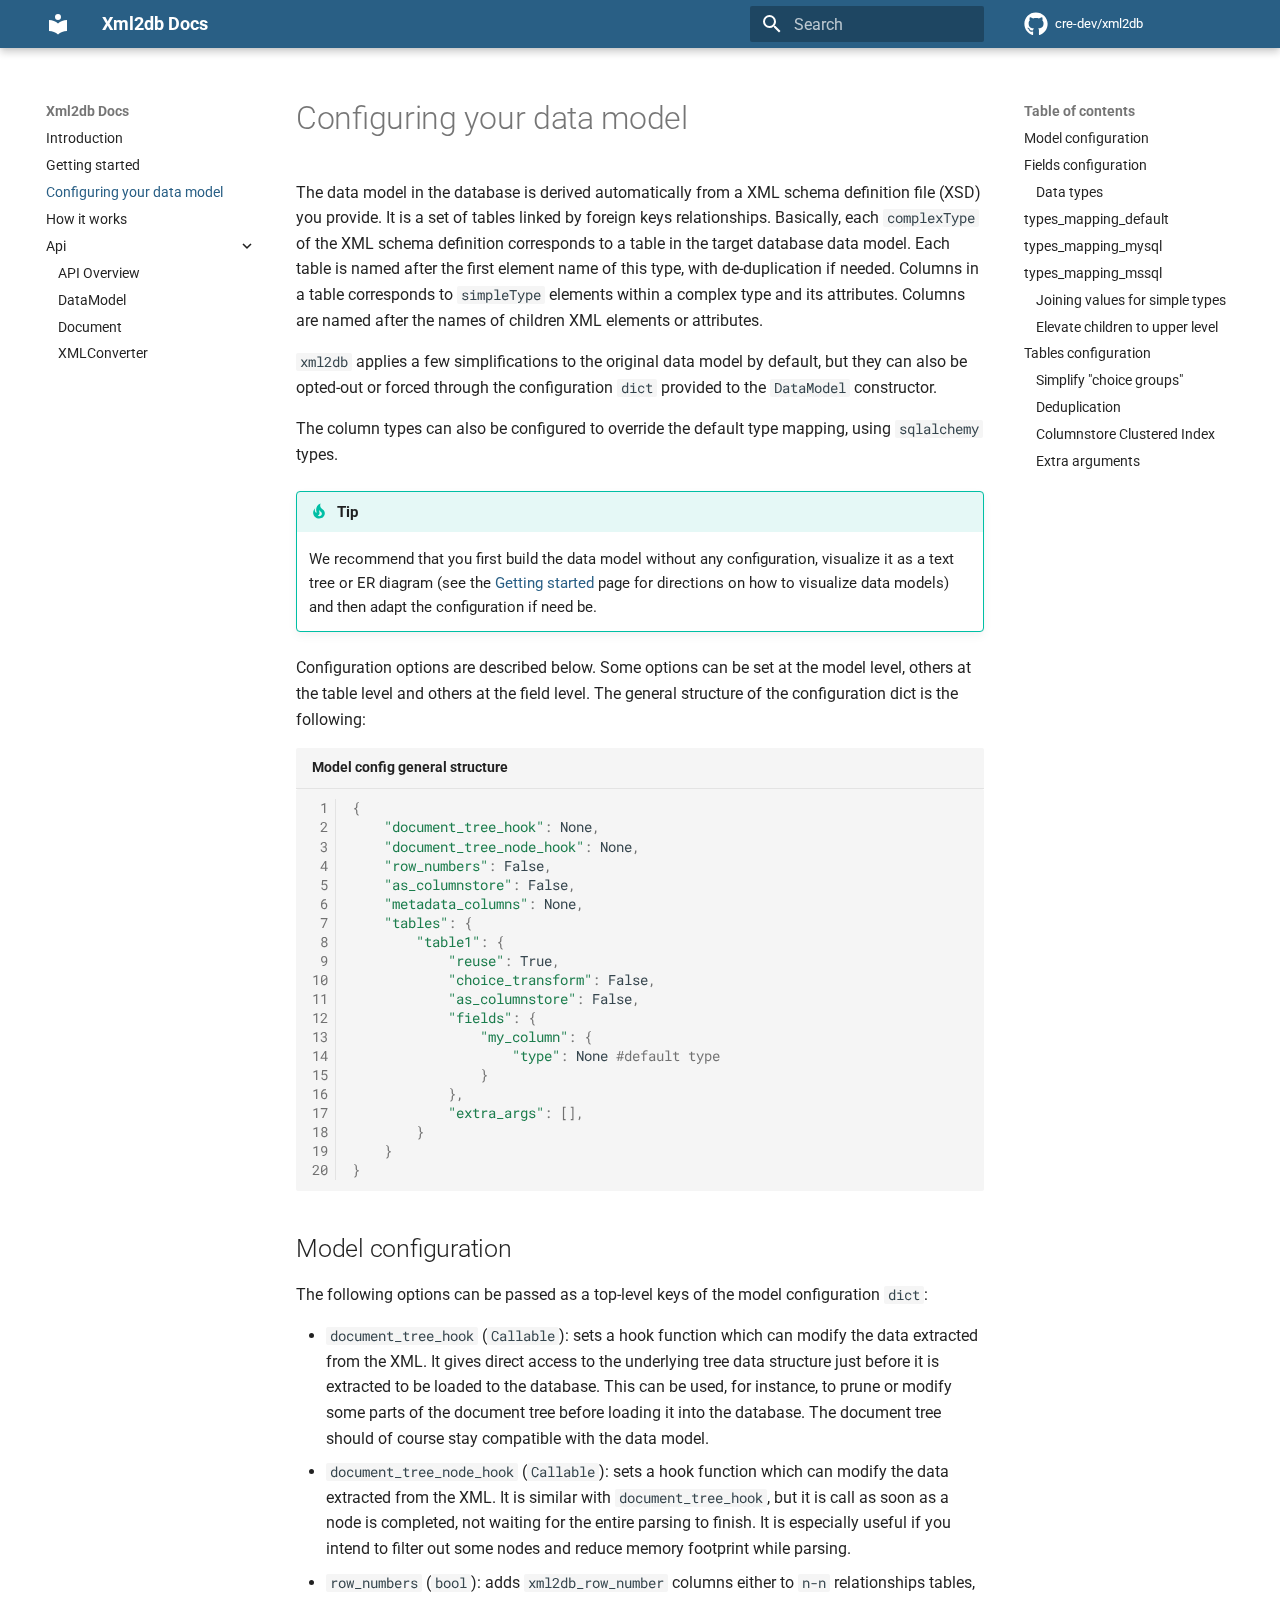
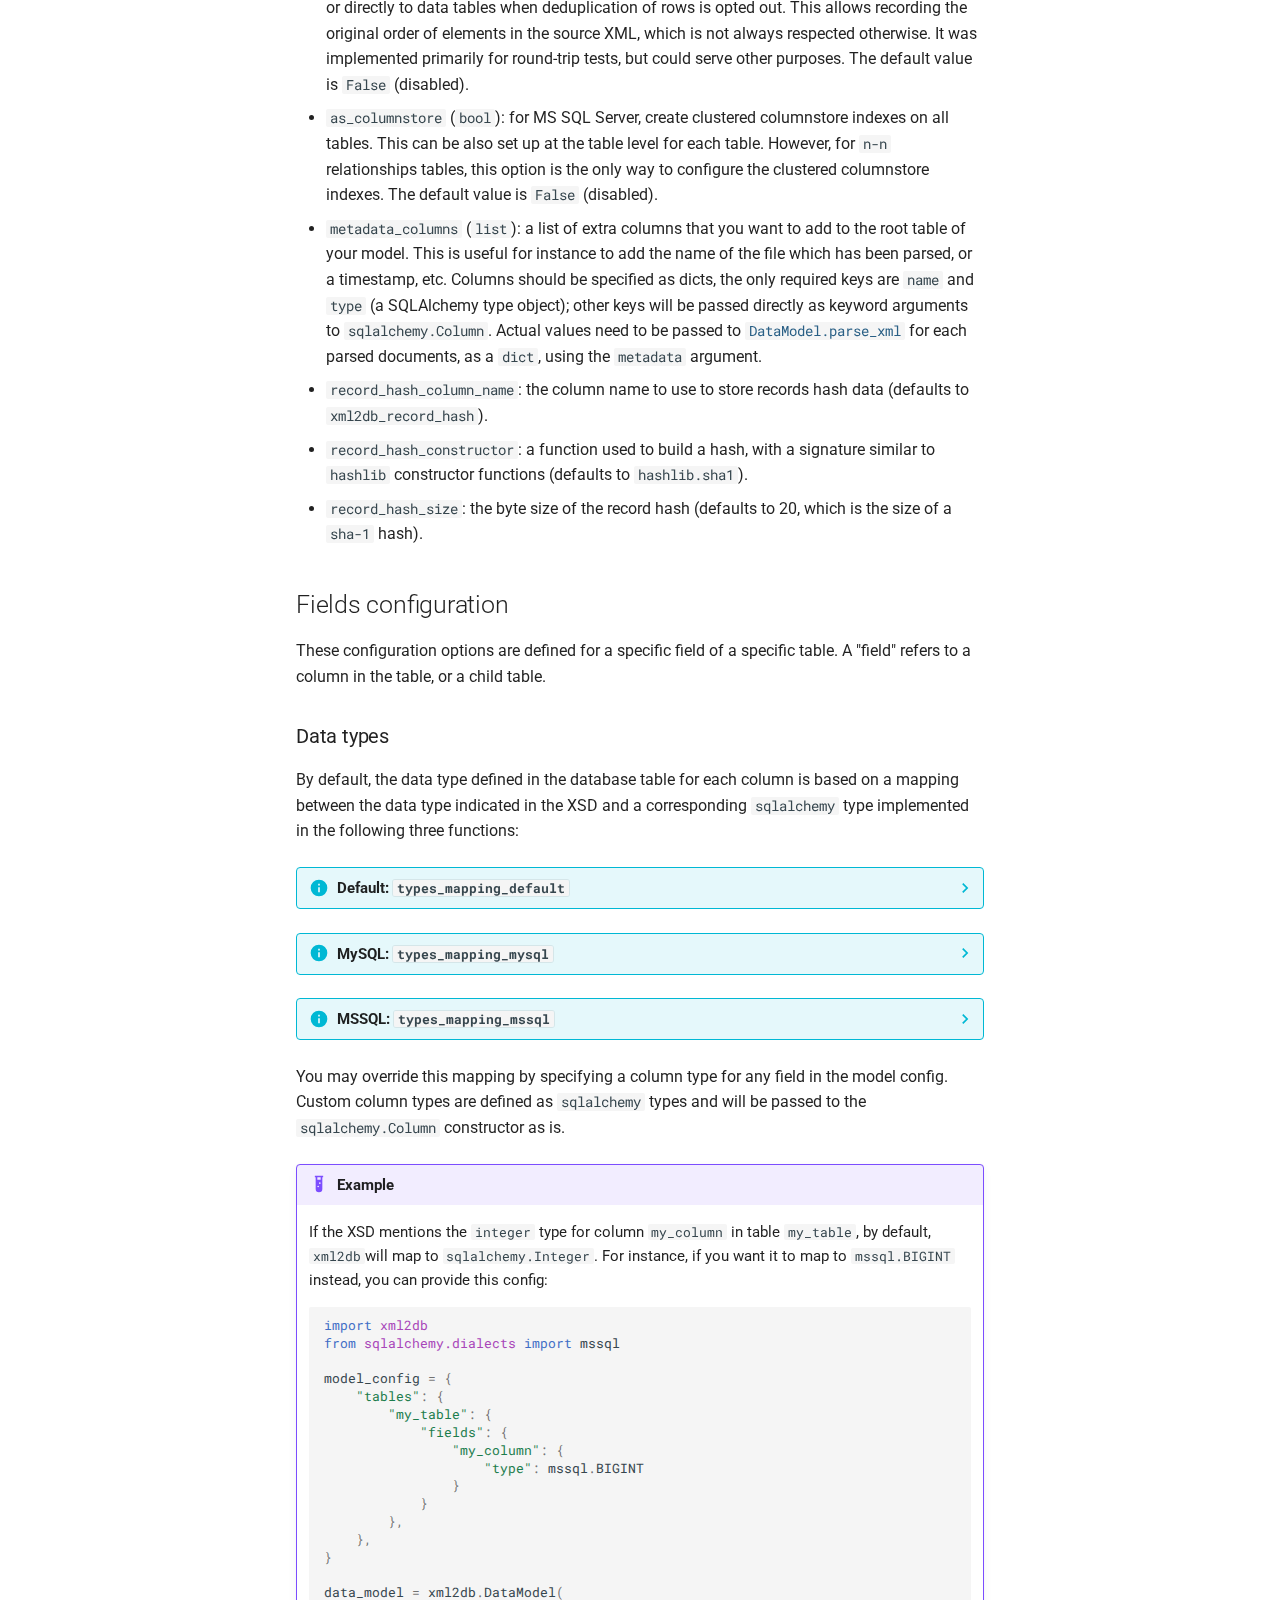
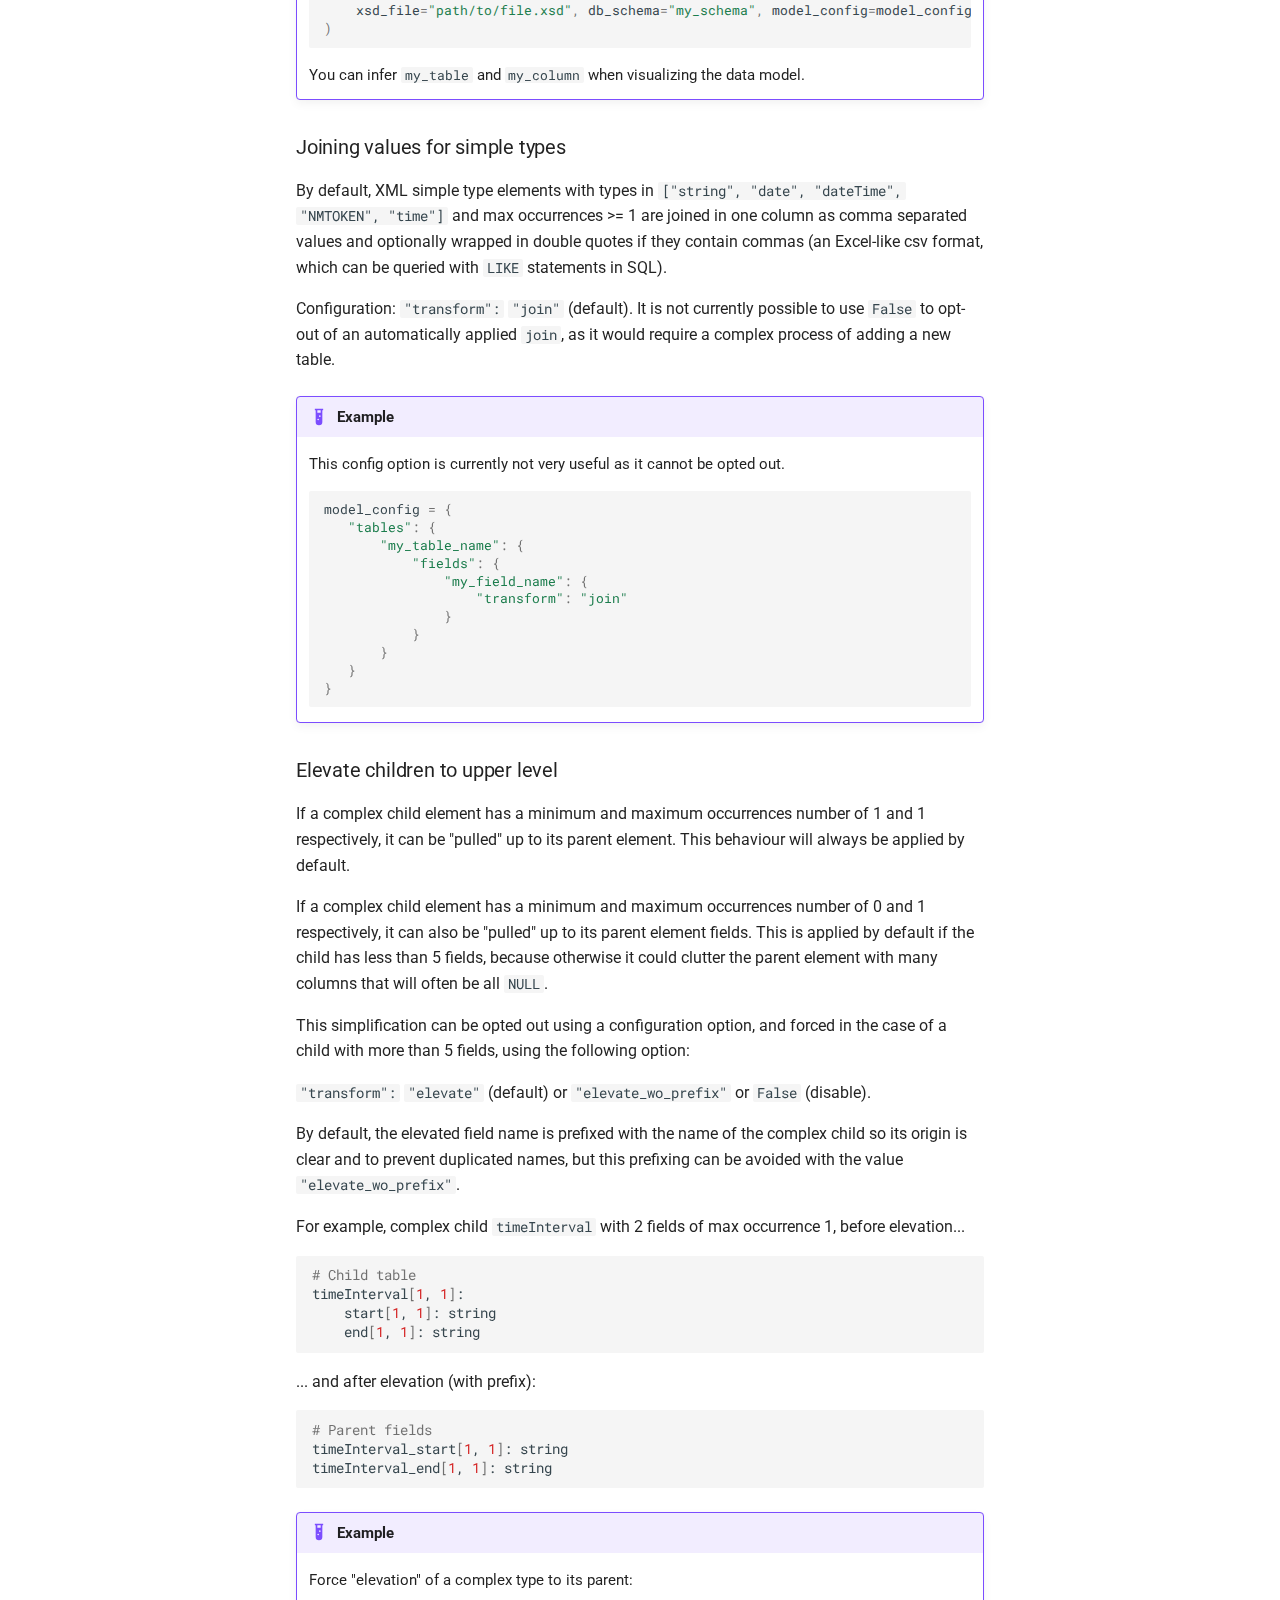
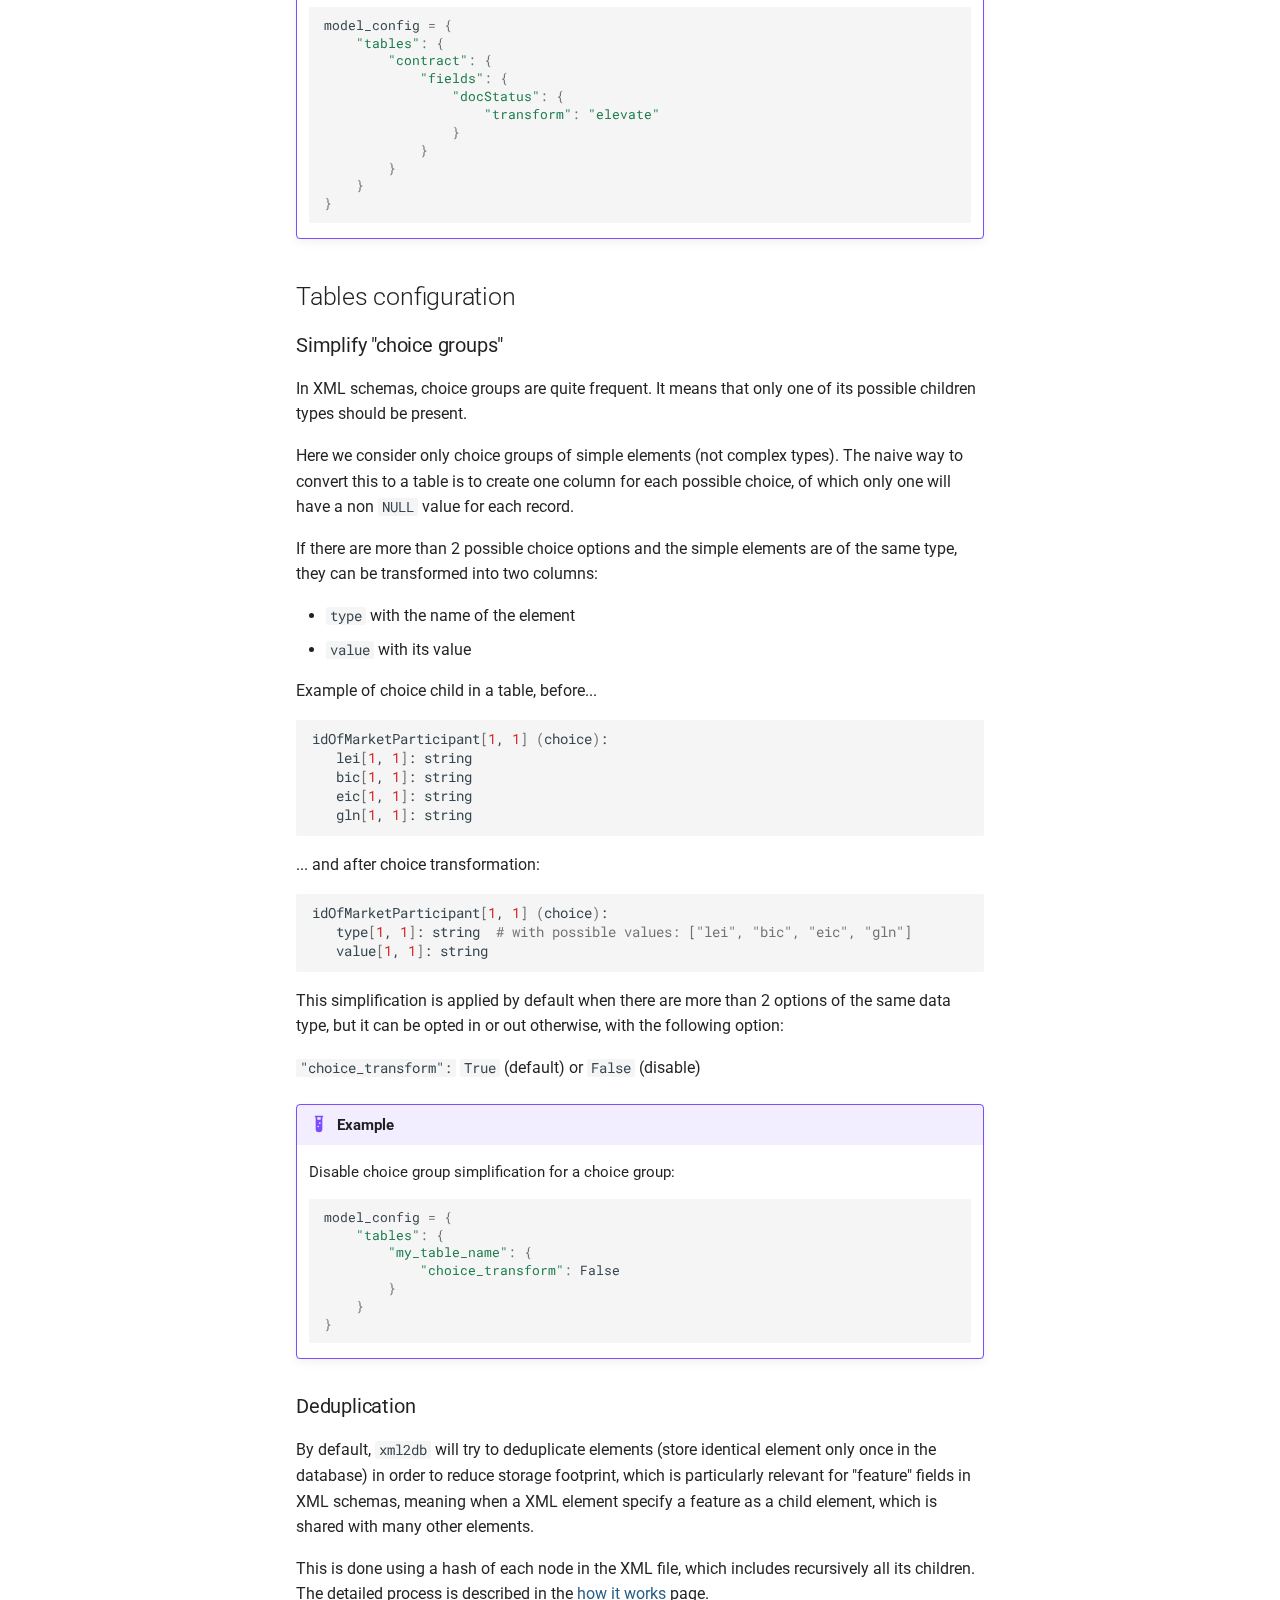
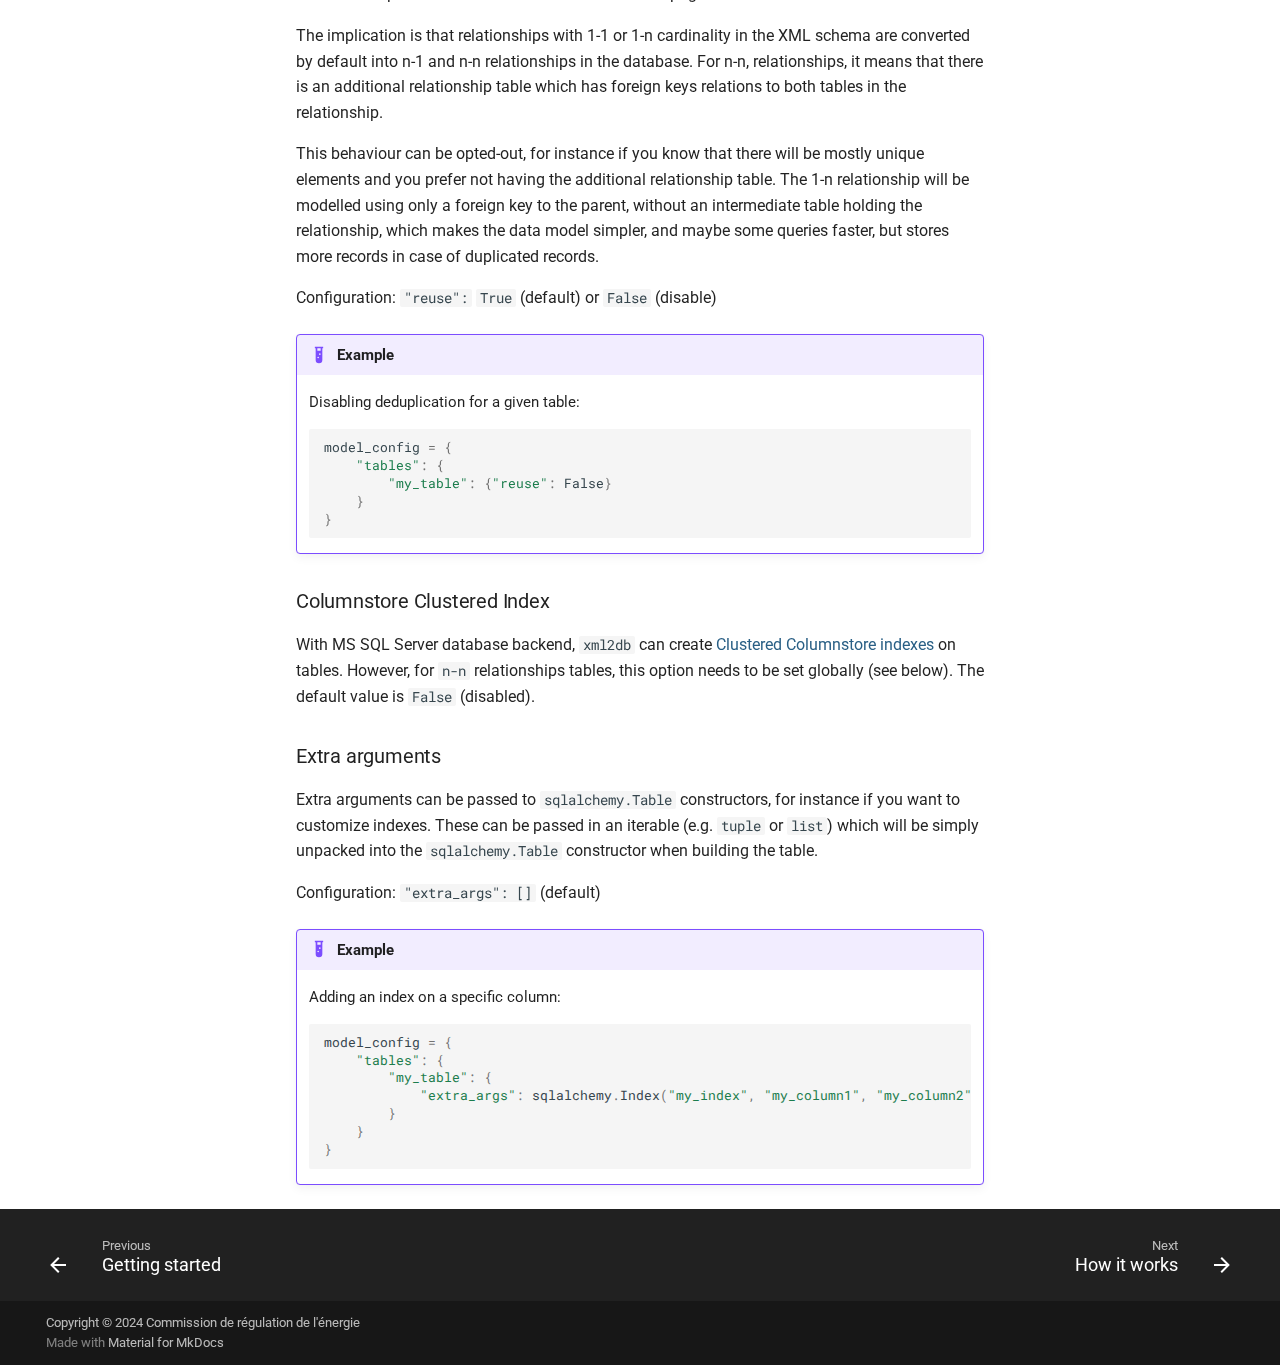
<file: configuring/index.html>
<!doctype html>
<html lang="en" class="no-js">
  <head>
    
      <meta charset="utf-8">
      <meta name="viewport" content="width=device-width,initial-scale=1">
      
        <meta name="description" content="Xml2db is a Python package to load XML files into a relational database. It handles complex XML and works out of the box, without any custom mapping rules.">
      
      
      
        <link rel="canonical" href="https://cre-dev.github.io/xml2db/configuring/">
      
      
        <link rel="prev" href="../getting_started/">
      
      
        <link rel="next" href="../how_it_works/">
      
      
      <link rel="icon" href="../assets/images/favicon.png">
      <meta name="generator" content="mkdocs-1.6.1, mkdocs-material-9.6.2">
    
    
      
        <title>Configuring your data model - Xml2db Docs</title>
      
    
    
      <link rel="stylesheet" href="../assets/stylesheets/main.d7758b05.min.css">
      
      


    
    
      
    
    
      
        
        
        <link rel="preconnect" href="https://fonts.gstatic.com" crossorigin>
        <link rel="stylesheet" href="https://fonts.googleapis.com/css?family=Roboto:300,300i,400,400i,700,700i%7CRoboto+Mono:400,400i,700,700i&display=fallback">
        <style>:root{--md-text-font:"Roboto";--md-code-font:"Roboto Mono"}</style>
      
    
    
      <link rel="stylesheet" href="../assets/_mkdocstrings.css">
    
      <link rel="stylesheet" href="../stylesheets/extra.css">
    
    <script>__md_scope=new URL("..",location),__md_hash=e=>[...e].reduce(((e,_)=>(e<<5)-e+_.charCodeAt(0)),0),__md_get=(e,_=localStorage,t=__md_scope)=>JSON.parse(_.getItem(t.pathname+"."+e)),__md_set=(e,_,t=localStorage,a=__md_scope)=>{try{t.setItem(a.pathname+"."+e,JSON.stringify(_))}catch(e){}}</script>
    
      

    
    
    
  <meta name="google-site-verification" content="ZzNMQmGw7RRGSr57kvJIkBXK5FW3K3PrIGk2BY2DspM" />

  </head>
  
  
    <body dir="ltr">
  
    
    <input class="md-toggle" data-md-toggle="drawer" type="checkbox" id="__drawer" autocomplete="off">
    <input class="md-toggle" data-md-toggle="search" type="checkbox" id="__search" autocomplete="off">
    <label class="md-overlay" for="__drawer"></label>
    <div data-md-component="skip">
      
        
        <a href="#configuring-your-data-model" class="md-skip">
          Skip to content
        </a>
      
    </div>
    <div data-md-component="announce">
      
    </div>
    
    
      

  

<header class="md-header md-header--shadow" data-md-component="header">
  <nav class="md-header__inner md-grid" aria-label="Header">
    <a href=".." title="Xml2db Docs" class="md-header__button md-logo" aria-label="Xml2db Docs" data-md-component="logo">
      
  
  <svg xmlns="http://www.w3.org/2000/svg" viewBox="0 0 24 24"><path d="M12 8a3 3 0 0 0 3-3 3 3 0 0 0-3-3 3 3 0 0 0-3 3 3 3 0 0 0 3 3m0 3.54C9.64 9.35 6.5 8 3 8v11c3.5 0 6.64 1.35 9 3.54 2.36-2.19 5.5-3.54 9-3.54V8c-3.5 0-6.64 1.35-9 3.54"/></svg>

    </a>
    <label class="md-header__button md-icon" for="__drawer">
      
      <svg xmlns="http://www.w3.org/2000/svg" viewBox="0 0 24 24"><path d="M3 6h18v2H3zm0 5h18v2H3zm0 5h18v2H3z"/></svg>
    </label>
    <div class="md-header__title" data-md-component="header-title">
      <div class="md-header__ellipsis">
        <div class="md-header__topic">
          <span class="md-ellipsis">
            Xml2db Docs
          </span>
        </div>
        <div class="md-header__topic" data-md-component="header-topic">
          <span class="md-ellipsis">
            
              Configuring your data model
            
          </span>
        </div>
      </div>
    </div>
    
    
      <script>var palette=__md_get("__palette");if(palette&&palette.color){if("(prefers-color-scheme)"===palette.color.media){var media=matchMedia("(prefers-color-scheme: light)"),input=document.querySelector(media.matches?"[data-md-color-media='(prefers-color-scheme: light)']":"[data-md-color-media='(prefers-color-scheme: dark)']");palette.color.media=input.getAttribute("data-md-color-media"),palette.color.scheme=input.getAttribute("data-md-color-scheme"),palette.color.primary=input.getAttribute("data-md-color-primary"),palette.color.accent=input.getAttribute("data-md-color-accent")}for(var[key,value]of Object.entries(palette.color))document.body.setAttribute("data-md-color-"+key,value)}</script>
    
    
    
      <label class="md-header__button md-icon" for="__search">
        
        <svg xmlns="http://www.w3.org/2000/svg" viewBox="0 0 24 24"><path d="M9.5 3A6.5 6.5 0 0 1 16 9.5c0 1.61-.59 3.09-1.56 4.23l.27.27h.79l5 5-1.5 1.5-5-5v-.79l-.27-.27A6.52 6.52 0 0 1 9.5 16 6.5 6.5 0 0 1 3 9.5 6.5 6.5 0 0 1 9.5 3m0 2C7 5 5 7 5 9.5S7 14 9.5 14 14 12 14 9.5 12 5 9.5 5"/></svg>
      </label>
      <div class="md-search" data-md-component="search" role="dialog">
  <label class="md-search__overlay" for="__search"></label>
  <div class="md-search__inner" role="search">
    <form class="md-search__form" name="search">
      <input type="text" class="md-search__input" name="query" aria-label="Search" placeholder="Search" autocapitalize="off" autocorrect="off" autocomplete="off" spellcheck="false" data-md-component="search-query" required>
      <label class="md-search__icon md-icon" for="__search">
        
        <svg xmlns="http://www.w3.org/2000/svg" viewBox="0 0 24 24"><path d="M9.5 3A6.5 6.5 0 0 1 16 9.5c0 1.61-.59 3.09-1.56 4.23l.27.27h.79l5 5-1.5 1.5-5-5v-.79l-.27-.27A6.52 6.52 0 0 1 9.5 16 6.5 6.5 0 0 1 3 9.5 6.5 6.5 0 0 1 9.5 3m0 2C7 5 5 7 5 9.5S7 14 9.5 14 14 12 14 9.5 12 5 9.5 5"/></svg>
        
        <svg xmlns="http://www.w3.org/2000/svg" viewBox="0 0 24 24"><path d="M20 11v2H8l5.5 5.5-1.42 1.42L4.16 12l7.92-7.92L13.5 5.5 8 11z"/></svg>
      </label>
      <nav class="md-search__options" aria-label="Search">
        
        <button type="reset" class="md-search__icon md-icon" title="Clear" aria-label="Clear" tabindex="-1">
          
          <svg xmlns="http://www.w3.org/2000/svg" viewBox="0 0 24 24"><path d="M19 6.41 17.59 5 12 10.59 6.41 5 5 6.41 10.59 12 5 17.59 6.41 19 12 13.41 17.59 19 19 17.59 13.41 12z"/></svg>
        </button>
      </nav>
      
    </form>
    <div class="md-search__output">
      <div class="md-search__scrollwrap" tabindex="0" data-md-scrollfix>
        <div class="md-search-result" data-md-component="search-result">
          <div class="md-search-result__meta">
            Initializing search
          </div>
          <ol class="md-search-result__list" role="presentation"></ol>
        </div>
      </div>
    </div>
  </div>
</div>
    
    
      <div class="md-header__source">
        <a href="https://github.com/cre-dev/xml2db" title="Go to repository" class="md-source" data-md-component="source">
  <div class="md-source__icon md-icon">
    
    <svg xmlns="http://www.w3.org/2000/svg" viewBox="0 0 496 512"><!--! Font Awesome Free 6.7.2 by @fontawesome - https://fontawesome.com License - https://fontawesome.com/license/free (Icons: CC BY 4.0, Fonts: SIL OFL 1.1, Code: MIT License) Copyright 2024 Fonticons, Inc.--><path d="M165.9 397.4c0 2-2.3 3.6-5.2 3.6-3.3.3-5.6-1.3-5.6-3.6 0-2 2.3-3.6 5.2-3.6 3-.3 5.6 1.3 5.6 3.6m-31.1-4.5c-.7 2 1.3 4.3 4.3 4.9 2.6 1 5.6 0 6.2-2s-1.3-4.3-4.3-5.2c-2.6-.7-5.5.3-6.2 2.3m44.2-1.7c-2.9.7-4.9 2.6-4.6 4.9.3 2 2.9 3.3 5.9 2.6 2.9-.7 4.9-2.6 4.6-4.6-.3-1.9-3-3.2-5.9-2.9M244.8 8C106.1 8 0 113.3 0 252c0 110.9 69.8 205.8 169.5 239.2 12.8 2.3 17.3-5.6 17.3-12.1 0-6.2-.3-40.4-.3-61.4 0 0-70 15-84.7-29.8 0 0-11.4-29.1-27.8-36.6 0 0-22.9-15.7 1.6-15.4 0 0 24.9 2 38.6 25.8 21.9 38.6 58.6 27.5 72.9 20.9 2.3-16 8.8-27.1 16-33.7-55.9-6.2-112.3-14.3-112.3-110.5 0-27.5 7.6-41.3 23.6-58.9-2.6-6.5-11.1-33.3 2.6-67.9 20.9-6.5 69 27 69 27 20-5.6 41.5-8.5 62.8-8.5s42.8 2.9 62.8 8.5c0 0 48.1-33.6 69-27 13.7 34.7 5.2 61.4 2.6 67.9 16 17.7 25.8 31.5 25.8 58.9 0 96.5-58.9 104.2-114.8 110.5 9.2 7.9 17 22.9 17 46.4 0 33.7-.3 75.4-.3 83.6 0 6.5 4.6 14.4 17.3 12.1C428.2 457.8 496 362.9 496 252 496 113.3 383.5 8 244.8 8M97.2 352.9c-1.3 1-1 3.3.7 5.2 1.6 1.6 3.9 2.3 5.2 1 1.3-1 1-3.3-.7-5.2-1.6-1.6-3.9-2.3-5.2-1m-10.8-8.1c-.7 1.3.3 2.9 2.3 3.9 1.6 1 3.6.7 4.3-.7.7-1.3-.3-2.9-2.3-3.9-2-.6-3.6-.3-4.3.7m32.4 35.6c-1.6 1.3-1 4.3 1.3 6.2 2.3 2.3 5.2 2.6 6.5 1 1.3-1.3.7-4.3-1.3-6.2-2.2-2.3-5.2-2.6-6.5-1m-11.4-14.7c-1.6 1-1.6 3.6 0 5.9s4.3 3.3 5.6 2.3c1.6-1.3 1.6-3.9 0-6.2-1.4-2.3-4-3.3-5.6-2"/></svg>
  </div>
  <div class="md-source__repository">
    cre-dev/xml2db
  </div>
</a>
      </div>
    
  </nav>
  
</header>
    
    <div class="md-container" data-md-component="container">
      
      
        
          
        
      
      <main class="md-main" data-md-component="main">
        <div class="md-main__inner md-grid">
          
            
              
              <div class="md-sidebar md-sidebar--primary" data-md-component="sidebar" data-md-type="navigation" >
                <div class="md-sidebar__scrollwrap">
                  <div class="md-sidebar__inner">
                    



<nav class="md-nav md-nav--primary" aria-label="Navigation" data-md-level="0">
  <label class="md-nav__title" for="__drawer">
    <a href=".." title="Xml2db Docs" class="md-nav__button md-logo" aria-label="Xml2db Docs" data-md-component="logo">
      
  
  <svg xmlns="http://www.w3.org/2000/svg" viewBox="0 0 24 24"><path d="M12 8a3 3 0 0 0 3-3 3 3 0 0 0-3-3 3 3 0 0 0-3 3 3 3 0 0 0 3 3m0 3.54C9.64 9.35 6.5 8 3 8v11c3.5 0 6.64 1.35 9 3.54 2.36-2.19 5.5-3.54 9-3.54V8c-3.5 0-6.64 1.35-9 3.54"/></svg>

    </a>
    Xml2db Docs
  </label>
  
    <div class="md-nav__source">
      <a href="https://github.com/cre-dev/xml2db" title="Go to repository" class="md-source" data-md-component="source">
  <div class="md-source__icon md-icon">
    
    <svg xmlns="http://www.w3.org/2000/svg" viewBox="0 0 496 512"><!--! Font Awesome Free 6.7.2 by @fontawesome - https://fontawesome.com License - https://fontawesome.com/license/free (Icons: CC BY 4.0, Fonts: SIL OFL 1.1, Code: MIT License) Copyright 2024 Fonticons, Inc.--><path d="M165.9 397.4c0 2-2.3 3.6-5.2 3.6-3.3.3-5.6-1.3-5.6-3.6 0-2 2.3-3.6 5.2-3.6 3-.3 5.6 1.3 5.6 3.6m-31.1-4.5c-.7 2 1.3 4.3 4.3 4.9 2.6 1 5.6 0 6.2-2s-1.3-4.3-4.3-5.2c-2.6-.7-5.5.3-6.2 2.3m44.2-1.7c-2.9.7-4.9 2.6-4.6 4.9.3 2 2.9 3.3 5.9 2.6 2.9-.7 4.9-2.6 4.6-4.6-.3-1.9-3-3.2-5.9-2.9M244.8 8C106.1 8 0 113.3 0 252c0 110.9 69.8 205.8 169.5 239.2 12.8 2.3 17.3-5.6 17.3-12.1 0-6.2-.3-40.4-.3-61.4 0 0-70 15-84.7-29.8 0 0-11.4-29.1-27.8-36.6 0 0-22.9-15.7 1.6-15.4 0 0 24.9 2 38.6 25.8 21.9 38.6 58.6 27.5 72.9 20.9 2.3-16 8.8-27.1 16-33.7-55.9-6.2-112.3-14.3-112.3-110.5 0-27.5 7.6-41.3 23.6-58.9-2.6-6.5-11.1-33.3 2.6-67.9 20.9-6.5 69 27 69 27 20-5.6 41.5-8.5 62.8-8.5s42.8 2.9 62.8 8.5c0 0 48.1-33.6 69-27 13.7 34.7 5.2 61.4 2.6 67.9 16 17.7 25.8 31.5 25.8 58.9 0 96.5-58.9 104.2-114.8 110.5 9.2 7.9 17 22.9 17 46.4 0 33.7-.3 75.4-.3 83.6 0 6.5 4.6 14.4 17.3 12.1C428.2 457.8 496 362.9 496 252 496 113.3 383.5 8 244.8 8M97.2 352.9c-1.3 1-1 3.3.7 5.2 1.6 1.6 3.9 2.3 5.2 1 1.3-1 1-3.3-.7-5.2-1.6-1.6-3.9-2.3-5.2-1m-10.8-8.1c-.7 1.3.3 2.9 2.3 3.9 1.6 1 3.6.7 4.3-.7.7-1.3-.3-2.9-2.3-3.9-2-.6-3.6-.3-4.3.7m32.4 35.6c-1.6 1.3-1 4.3 1.3 6.2 2.3 2.3 5.2 2.6 6.5 1 1.3-1.3.7-4.3-1.3-6.2-2.2-2.3-5.2-2.6-6.5-1m-11.4-14.7c-1.6 1-1.6 3.6 0 5.9s4.3 3.3 5.6 2.3c1.6-1.3 1.6-3.9 0-6.2-1.4-2.3-4-3.3-5.6-2"/></svg>
  </div>
  <div class="md-source__repository">
    cre-dev/xml2db
  </div>
</a>
    </div>
  
  <ul class="md-nav__list" data-md-scrollfix>
    
      
      
  
  
  
  
    <li class="md-nav__item">
      <a href=".." class="md-nav__link">
        
  
  <span class="md-ellipsis">
    Introduction
    
  </span>
  

      </a>
    </li>
  

    
      
      
  
  
  
  
    <li class="md-nav__item">
      <a href="../getting_started/" class="md-nav__link">
        
  
  <span class="md-ellipsis">
    Getting started
    
  </span>
  

      </a>
    </li>
  

    
      
      
  
  
    
  
  
  
    <li class="md-nav__item md-nav__item--active">
      
      <input class="md-nav__toggle md-toggle" type="checkbox" id="__toc">
      
      
        
      
      
        <label class="md-nav__link md-nav__link--active" for="__toc">
          
  
  <span class="md-ellipsis">
    Configuring your data model
    
  </span>
  

          <span class="md-nav__icon md-icon"></span>
        </label>
      
      <a href="./" class="md-nav__link md-nav__link--active">
        
  
  <span class="md-ellipsis">
    Configuring your data model
    
  </span>
  

      </a>
      
        

<nav class="md-nav md-nav--secondary" aria-label="Table of contents">
  
  
  
    
  
  
    <label class="md-nav__title" for="__toc">
      <span class="md-nav__icon md-icon"></span>
      Table of contents
    </label>
    <ul class="md-nav__list" data-md-component="toc" data-md-scrollfix>
      
        <li class="md-nav__item">
  <a href="#model-configuration" class="md-nav__link">
    <span class="md-ellipsis">
      Model configuration
    </span>
  </a>
  
</li>
      
        <li class="md-nav__item">
  <a href="#fields-configuration" class="md-nav__link">
    <span class="md-ellipsis">
      Fields configuration
    </span>
  </a>
  
    <nav class="md-nav" aria-label="Fields configuration">
      <ul class="md-nav__list">
        
          <li class="md-nav__item">
  <a href="#data-types" class="md-nav__link">
    <span class="md-ellipsis">
      Data types
    </span>
  </a>
  
</li>
        
      </ul>
    </nav>
  
</li>
      
        <li class="md-nav__item">
  <a href="#xml2db.table.column.types_mapping_default" class="md-nav__link">
    <span class="md-ellipsis">
      types_mapping_default
    </span>
  </a>
  
</li>
      
        <li class="md-nav__item">
  <a href="#xml2db.table.column.types_mapping_mysql" class="md-nav__link">
    <span class="md-ellipsis">
      types_mapping_mysql
    </span>
  </a>
  
</li>
      
        <li class="md-nav__item">
  <a href="#xml2db.table.column.types_mapping_mssql" class="md-nav__link">
    <span class="md-ellipsis">
      types_mapping_mssql
    </span>
  </a>
  
    <nav class="md-nav" aria-label="types_mapping_mssql">
      <ul class="md-nav__list">
        
          <li class="md-nav__item">
  <a href="#joining-values-for-simple-types" class="md-nav__link">
    <span class="md-ellipsis">
      Joining values for simple types
    </span>
  </a>
  
</li>
        
          <li class="md-nav__item">
  <a href="#elevate-children-to-upper-level" class="md-nav__link">
    <span class="md-ellipsis">
      Elevate children to upper level
    </span>
  </a>
  
</li>
        
      </ul>
    </nav>
  
</li>
      
        <li class="md-nav__item">
  <a href="#tables-configuration" class="md-nav__link">
    <span class="md-ellipsis">
      Tables configuration
    </span>
  </a>
  
    <nav class="md-nav" aria-label="Tables configuration">
      <ul class="md-nav__list">
        
          <li class="md-nav__item">
  <a href="#simplify-choice-groups" class="md-nav__link">
    <span class="md-ellipsis">
      Simplify "choice groups"
    </span>
  </a>
  
</li>
        
          <li class="md-nav__item">
  <a href="#deduplication" class="md-nav__link">
    <span class="md-ellipsis">
      Deduplication
    </span>
  </a>
  
</li>
        
          <li class="md-nav__item">
  <a href="#columnstore-clustered-index" class="md-nav__link">
    <span class="md-ellipsis">
      Columnstore Clustered Index
    </span>
  </a>
  
</li>
        
          <li class="md-nav__item">
  <a href="#extra-arguments" class="md-nav__link">
    <span class="md-ellipsis">
      Extra arguments
    </span>
  </a>
  
</li>
        
      </ul>
    </nav>
  
</li>
      
    </ul>
  
</nav>
      
    </li>
  

    
      
      
  
  
  
  
    <li class="md-nav__item">
      <a href="../how_it_works/" class="md-nav__link">
        
  
  <span class="md-ellipsis">
    How it works
    
  </span>
  

      </a>
    </li>
  

    
      
      
  
  
  
  
    
    
    
    
    <li class="md-nav__item md-nav__item--nested">
      
        
        
          
        
        <input class="md-nav__toggle md-toggle md-toggle--indeterminate" type="checkbox" id="__nav_5" >
        
          
          <label class="md-nav__link" for="__nav_5" id="__nav_5_label" tabindex="0">
            
  
  <span class="md-ellipsis">
    Api
    
  </span>
  

            <span class="md-nav__icon md-icon"></span>
          </label>
        
        <nav class="md-nav" data-md-level="1" aria-labelledby="__nav_5_label" aria-expanded="false">
          <label class="md-nav__title" for="__nav_5">
            <span class="md-nav__icon md-icon"></span>
            Api
          </label>
          <ul class="md-nav__list" data-md-scrollfix>
            
              
                
  
  
  
  
    <li class="md-nav__item">
      <a href="../api/overview/" class="md-nav__link">
        
  
  <span class="md-ellipsis">
    API Overview
    
  </span>
  

      </a>
    </li>
  

              
            
              
                
  
  
  
  
    <li class="md-nav__item">
      <a href="../api/data_model/" class="md-nav__link">
        
  
  <span class="md-ellipsis">
    DataModel
    
  </span>
  

      </a>
    </li>
  

              
            
              
                
  
  
  
  
    <li class="md-nav__item">
      <a href="../api/document/" class="md-nav__link">
        
  
  <span class="md-ellipsis">
    Document
    
  </span>
  

      </a>
    </li>
  

              
            
              
                
  
  
  
  
    <li class="md-nav__item">
      <a href="../api/xml_converter/" class="md-nav__link">
        
  
  <span class="md-ellipsis">
    XMLConverter
    
  </span>
  

      </a>
    </li>
  

              
            
          </ul>
        </nav>
      
    </li>
  

    
  </ul>
</nav>
                  </div>
                </div>
              </div>
            
            
              
              <div class="md-sidebar md-sidebar--secondary" data-md-component="sidebar" data-md-type="toc" >
                <div class="md-sidebar__scrollwrap">
                  <div class="md-sidebar__inner">
                    

<nav class="md-nav md-nav--secondary" aria-label="Table of contents">
  
  
  
    
  
  
    <label class="md-nav__title" for="__toc">
      <span class="md-nav__icon md-icon"></span>
      Table of contents
    </label>
    <ul class="md-nav__list" data-md-component="toc" data-md-scrollfix>
      
        <li class="md-nav__item">
  <a href="#model-configuration" class="md-nav__link">
    <span class="md-ellipsis">
      Model configuration
    </span>
  </a>
  
</li>
      
        <li class="md-nav__item">
  <a href="#fields-configuration" class="md-nav__link">
    <span class="md-ellipsis">
      Fields configuration
    </span>
  </a>
  
    <nav class="md-nav" aria-label="Fields configuration">
      <ul class="md-nav__list">
        
          <li class="md-nav__item">
  <a href="#data-types" class="md-nav__link">
    <span class="md-ellipsis">
      Data types
    </span>
  </a>
  
</li>
        
      </ul>
    </nav>
  
</li>
      
        <li class="md-nav__item">
  <a href="#xml2db.table.column.types_mapping_default" class="md-nav__link">
    <span class="md-ellipsis">
      types_mapping_default
    </span>
  </a>
  
</li>
      
        <li class="md-nav__item">
  <a href="#xml2db.table.column.types_mapping_mysql" class="md-nav__link">
    <span class="md-ellipsis">
      types_mapping_mysql
    </span>
  </a>
  
</li>
      
        <li class="md-nav__item">
  <a href="#xml2db.table.column.types_mapping_mssql" class="md-nav__link">
    <span class="md-ellipsis">
      types_mapping_mssql
    </span>
  </a>
  
    <nav class="md-nav" aria-label="types_mapping_mssql">
      <ul class="md-nav__list">
        
          <li class="md-nav__item">
  <a href="#joining-values-for-simple-types" class="md-nav__link">
    <span class="md-ellipsis">
      Joining values for simple types
    </span>
  </a>
  
</li>
        
          <li class="md-nav__item">
  <a href="#elevate-children-to-upper-level" class="md-nav__link">
    <span class="md-ellipsis">
      Elevate children to upper level
    </span>
  </a>
  
</li>
        
      </ul>
    </nav>
  
</li>
      
        <li class="md-nav__item">
  <a href="#tables-configuration" class="md-nav__link">
    <span class="md-ellipsis">
      Tables configuration
    </span>
  </a>
  
    <nav class="md-nav" aria-label="Tables configuration">
      <ul class="md-nav__list">
        
          <li class="md-nav__item">
  <a href="#simplify-choice-groups" class="md-nav__link">
    <span class="md-ellipsis">
      Simplify "choice groups"
    </span>
  </a>
  
</li>
        
          <li class="md-nav__item">
  <a href="#deduplication" class="md-nav__link">
    <span class="md-ellipsis">
      Deduplication
    </span>
  </a>
  
</li>
        
          <li class="md-nav__item">
  <a href="#columnstore-clustered-index" class="md-nav__link">
    <span class="md-ellipsis">
      Columnstore Clustered Index
    </span>
  </a>
  
</li>
        
          <li class="md-nav__item">
  <a href="#extra-arguments" class="md-nav__link">
    <span class="md-ellipsis">
      Extra arguments
    </span>
  </a>
  
</li>
        
      </ul>
    </nav>
  
</li>
      
    </ul>
  
</nav>
                  </div>
                </div>
              </div>
            
          
          
            <div class="md-content" data-md-component="content">
              <article class="md-content__inner md-typeset">
                
                  


  
  


<h1 id="configuring-your-data-model">Configuring your data model<a class="headerlink" href="#configuring-your-data-model" title="Permanent link">&para;</a></h1>
<p>The data model in the database is derived automatically from a XML schema definition file (XSD) you provide. It is a set
of tables linked by foreign keys relationships. Basically, each <code>complexType</code> of the XML schema definition corresponds 
to a table in the target database data model. Each table is named after the first element name of this type, with 
de-duplication if needed. Columns in a table corresponds to <code>simpleType</code> elements within a complex type and its 
attributes. Columns are named after the names of children XML elements or attributes.</p>
<p><code>xml2db</code> applies a few simplifications to the original data model by default, but they can also be opted-out or forced 
through the configuration <code>dict</code> provided to the <code>DataModel</code> constructor.</p>
<p>The column types can also be configured to override the default type mapping, using <code>sqlalchemy</code> types.</p>
<div class="admonition tip">
<p class="admonition-title">Tip</p>
<p>We recommend that you first build the data model without any configuration, visualize it as a text tree or ER 
diagram (see the <a href="../getting_started/">Getting started</a> page for directions on how to visualize data models) and 
then adapt the configuration if need be.</p>
</div>
<p>Configuration options are described below. Some options can be set at the model level, others at the table level and
others at the field level. The general structure of the configuration dict is the following:</p>
<div class="language-py highlight"><table class="highlighttable"><tr><th colspan="2" class="filename"><span class="filename">Model config general structure</span></th></tr><tr><td class="linenos"><div class="linenodiv"><pre><span></span><span class="normal"><a href="#__codelineno-0-1"> 1</a></span>
<span class="normal"><a href="#__codelineno-0-2"> 2</a></span>
<span class="normal"><a href="#__codelineno-0-3"> 3</a></span>
<span class="normal"><a href="#__codelineno-0-4"> 4</a></span>
<span class="normal"><a href="#__codelineno-0-5"> 5</a></span>
<span class="normal"><a href="#__codelineno-0-6"> 6</a></span>
<span class="normal"><a href="#__codelineno-0-7"> 7</a></span>
<span class="normal"><a href="#__codelineno-0-8"> 8</a></span>
<span class="normal"><a href="#__codelineno-0-9"> 9</a></span>
<span class="normal"><a href="#__codelineno-0-10">10</a></span>
<span class="normal"><a href="#__codelineno-0-11">11</a></span>
<span class="normal"><a href="#__codelineno-0-12">12</a></span>
<span class="normal"><a href="#__codelineno-0-13">13</a></span>
<span class="normal"><a href="#__codelineno-0-14">14</a></span>
<span class="normal"><a href="#__codelineno-0-15">15</a></span>
<span class="normal"><a href="#__codelineno-0-16">16</a></span>
<span class="normal"><a href="#__codelineno-0-17">17</a></span>
<span class="normal"><a href="#__codelineno-0-18">18</a></span>
<span class="normal"><a href="#__codelineno-0-19">19</a></span>
<span class="normal"><a href="#__codelineno-0-20">20</a></span></pre></div></td><td class="code"><div><pre><span></span><code><span id="__span-0-1"><a id="__codelineno-0-1" name="__codelineno-0-1"></a><span class="p">{</span>
</span><span id="__span-0-2"><a id="__codelineno-0-2" name="__codelineno-0-2"></a>    <span class="s2">&quot;document_tree_hook&quot;</span><span class="p">:</span> <span class="kc">None</span><span class="p">,</span>
</span><span id="__span-0-3"><a id="__codelineno-0-3" name="__codelineno-0-3"></a>    <span class="s2">&quot;document_tree_node_hook&quot;</span><span class="p">:</span> <span class="kc">None</span><span class="p">,</span>
</span><span id="__span-0-4"><a id="__codelineno-0-4" name="__codelineno-0-4"></a>    <span class="s2">&quot;row_numbers&quot;</span><span class="p">:</span> <span class="kc">False</span><span class="p">,</span>
</span><span id="__span-0-5"><a id="__codelineno-0-5" name="__codelineno-0-5"></a>    <span class="s2">&quot;as_columnstore&quot;</span><span class="p">:</span> <span class="kc">False</span><span class="p">,</span>
</span><span id="__span-0-6"><a id="__codelineno-0-6" name="__codelineno-0-6"></a>    <span class="s2">&quot;metadata_columns&quot;</span><span class="p">:</span> <span class="kc">None</span><span class="p">,</span>
</span><span id="__span-0-7"><a id="__codelineno-0-7" name="__codelineno-0-7"></a>    <span class="s2">&quot;tables&quot;</span><span class="p">:</span> <span class="p">{</span>
</span><span id="__span-0-8"><a id="__codelineno-0-8" name="__codelineno-0-8"></a>        <span class="s2">&quot;table1&quot;</span><span class="p">:</span> <span class="p">{</span>
</span><span id="__span-0-9"><a id="__codelineno-0-9" name="__codelineno-0-9"></a>            <span class="s2">&quot;reuse&quot;</span><span class="p">:</span> <span class="kc">True</span><span class="p">,</span>
</span><span id="__span-0-10"><a id="__codelineno-0-10" name="__codelineno-0-10"></a>            <span class="s2">&quot;choice_transform&quot;</span><span class="p">:</span> <span class="kc">False</span><span class="p">,</span>
</span><span id="__span-0-11"><a id="__codelineno-0-11" name="__codelineno-0-11"></a>            <span class="s2">&quot;as_columnstore&quot;</span><span class="p">:</span> <span class="kc">False</span><span class="p">,</span>
</span><span id="__span-0-12"><a id="__codelineno-0-12" name="__codelineno-0-12"></a>            <span class="s2">&quot;fields&quot;</span><span class="p">:</span> <span class="p">{</span>
</span><span id="__span-0-13"><a id="__codelineno-0-13" name="__codelineno-0-13"></a>                <span class="s2">&quot;my_column&quot;</span><span class="p">:</span> <span class="p">{</span>
</span><span id="__span-0-14"><a id="__codelineno-0-14" name="__codelineno-0-14"></a>                    <span class="s2">&quot;type&quot;</span><span class="p">:</span> <span class="kc">None</span> <span class="c1">#default type</span>
</span><span id="__span-0-15"><a id="__codelineno-0-15" name="__codelineno-0-15"></a>                <span class="p">}</span> 
</span><span id="__span-0-16"><a id="__codelineno-0-16" name="__codelineno-0-16"></a>            <span class="p">},</span>
</span><span id="__span-0-17"><a id="__codelineno-0-17" name="__codelineno-0-17"></a>            <span class="s2">&quot;extra_args&quot;</span><span class="p">:</span> <span class="p">[],</span>
</span><span id="__span-0-18"><a id="__codelineno-0-18" name="__codelineno-0-18"></a>        <span class="p">}</span>
</span><span id="__span-0-19"><a id="__codelineno-0-19" name="__codelineno-0-19"></a>    <span class="p">}</span>
</span><span id="__span-0-20"><a id="__codelineno-0-20" name="__codelineno-0-20"></a><span class="p">}</span>
</span></code></pre></div></td></tr></table></div>
<h2 id="model-configuration">Model configuration<a class="headerlink" href="#model-configuration" title="Permanent link">&para;</a></h2>
<p>The following options can be passed as a top-level keys of the model configuration <code>dict</code>:</p>
<ul>
<li><code>document_tree_hook</code> (<code>Callable</code>): sets a hook function which can modify the data extracted from the XML. It gives direct
access to the underlying tree data structure just before it is extracted to be loaded to the database. This can be used,
for instance, to prune or modify some parts of the document tree before loading it into the database. The document tree
should of course stay compatible with the data model.</li>
<li><code>document_tree_node_hook</code> (<code>Callable</code>): sets a hook function which can modify the data extracted from the XML. It is
similar with <code>document_tree_hook</code>, but it is call as soon as a node is completed, not waiting for the entire parsing to
finish. It is especially useful if you intend to filter out some nodes and reduce memory footprint while parsing.</li>
<li><code>row_numbers</code> (<code>bool</code>): adds <code>xml2db_row_number</code> columns either to <code>n-n</code> relationships tables, or directly to data tables when 
deduplication of rows is opted out. This allows recording the original order of elements in the source XML, which is not
always respected otherwise. It was implemented primarily for round-trip tests, but could serve other purposes. The 
default value is <code>False</code> (disabled).</li>
<li><code>as_columnstore</code> (<code>bool</code>): for MS SQL Server, create clustered columnstore indexes on all tables. This can be also set up at
the table level for each table. However, for <code>n-n</code> relationships tables, this option is the only way to configure the
clustered columnstore indexes. The default value is <code>False</code> (disabled).</li>
<li><code>metadata_columns</code> (<code>list</code>): a list of extra columns that you want to add to the root table of your model. This is
useful for instance to add the name of the file which has been parsed, or a timestamp, etc. Columns should be specified
as dicts, the only required keys are <code>name</code> and <code>type</code> (a SQLAlchemy type object); other keys will be passed directly
as keyword arguments to <code>sqlalchemy.Column</code>. Actual values need to be passed to 
<a href="../api/data_model/#xml2db.model.DataModel.parse_xml"><code>DataModel.parse_xml</code></a> for each 
parsed documents, as a <code>dict</code>, using the <code>metadata</code> argument.</li>
<li><code>record_hash_column_name</code>: the column name to use to store records hash data (defaults to <code>xml2db_record_hash</code>).</li>
<li><code>record_hash_constructor</code>: a function used to build a hash, with a signature similar to <code>hashlib</code> constructor 
functions (defaults to <code>hashlib.sha1</code>).</li>
<li><code>record_hash_size</code>: the byte size of the record hash (defaults to 20, which is the size of a <code>sha-1</code> hash).</li>
</ul>
<h2 id="fields-configuration">Fields configuration<a class="headerlink" href="#fields-configuration" title="Permanent link">&para;</a></h2>
<p>These configuration options are defined for a specific field of a specific table. A "field" refers to a column in the
table, or a child table.</p>
<h3 id="data-types">Data types<a class="headerlink" href="#data-types" title="Permanent link">&para;</a></h3>
<p>By default, the data type defined in the database table for each column is based on a mapping between the data type 
indicated in the XSD and a corresponding <code>sqlalchemy</code> type implemented in the following three functions:</p>
<details class="info">
<summary>Default: <code>types_mapping_default</code></summary>


<div class="doc doc-object doc-function">



<a id="xml2db.table.column.types_mapping_default"></a>
    <div class="doc doc-contents first">

        <p>Defines the sqlalchemy type to use for given column properties in target tables</p>


<p><span class="doc-section-title">Parameters:</span></p>
    <table>
      <thead>
        <tr>
          <th>Name</th>
          <th>Type</th>
          <th>Description</th>
          <th>Default</th>
        </tr>
      </thead>
      <tbody>
          <tr class="doc-section-item">
            <td>
                <code>temp</code>
            </td>
            <td>
                  <code>bool</code>
            </td>
            <td>
              <div class="doc-md-description">
                <p>are we targeting the temporary tables schema or the final tables?</p>
              </div>
            </td>
            <td>
                <em>required</em>
            </td>
          </tr>
          <tr class="doc-section-item">
            <td>
                <code>col</code>
            </td>
            <td>
                  <code><span title="xml2db.table.column.DataModelColumn">DataModelColumn</span></code>
            </td>
            <td>
              <div class="doc-md-description">
                <p>an object representing a column of a table for which we are determining the SQL type to define</p>
              </div>
            </td>
            <td>
                <em>required</em>
            </td>
          </tr>
      </tbody>
    </table>


    <p><span class="doc-section-title">Returns:</span></p>
    <table>
      <thead>
        <tr>
          <th>Type</th>
          <th>Description</th>
        </tr>
      </thead>
      <tbody>
          <tr class="doc-section-item">
            <td>
                  <code><span title="typing.Any">Any</span></code>
            </td>
            <td>
              <div class="doc-md-description">
                <p>a sqlalchemy class representing the data type to be used</p>
              </div>
            </td>
          </tr>
      </tbody>
    </table>

            <details class="quote">
              <summary>Source code in <code>xml2db/table/column.py</code></summary>
              <div class="language-python highlight"><table class="highlighttable"><tr><td class="linenos"><div class="linenodiv"><pre><span></span><span class="normal"><a href="#__codelineno-0-23">23</a></span>
<span class="normal"><a href="#__codelineno-0-24">24</a></span>
<span class="normal"><a href="#__codelineno-0-25">25</a></span>
<span class="normal"><a href="#__codelineno-0-26">26</a></span>
<span class="normal"><a href="#__codelineno-0-27">27</a></span>
<span class="normal"><a href="#__codelineno-0-28">28</a></span>
<span class="normal"><a href="#__codelineno-0-29">29</a></span>
<span class="normal"><a href="#__codelineno-0-30">30</a></span>
<span class="normal"><a href="#__codelineno-0-31">31</a></span>
<span class="normal"><a href="#__codelineno-0-32">32</a></span>
<span class="normal"><a href="#__codelineno-0-33">33</a></span>
<span class="normal"><a href="#__codelineno-0-34">34</a></span>
<span class="normal"><a href="#__codelineno-0-35">35</a></span>
<span class="normal"><a href="#__codelineno-0-36">36</a></span>
<span class="normal"><a href="#__codelineno-0-37">37</a></span>
<span class="normal"><a href="#__codelineno-0-38">38</a></span>
<span class="normal"><a href="#__codelineno-0-39">39</a></span>
<span class="normal"><a href="#__codelineno-0-40">40</a></span>
<span class="normal"><a href="#__codelineno-0-41">41</a></span>
<span class="normal"><a href="#__codelineno-0-42">42</a></span>
<span class="normal"><a href="#__codelineno-0-43">43</a></span>
<span class="normal"><a href="#__codelineno-0-44">44</a></span>
<span class="normal"><a href="#__codelineno-0-45">45</a></span>
<span class="normal"><a href="#__codelineno-0-46">46</a></span>
<span class="normal"><a href="#__codelineno-0-47">47</a></span>
<span class="normal"><a href="#__codelineno-0-48">48</a></span>
<span class="normal"><a href="#__codelineno-0-49">49</a></span>
<span class="normal"><a href="#__codelineno-0-50">50</a></span>
<span class="normal"><a href="#__codelineno-0-51">51</a></span>
<span class="normal"><a href="#__codelineno-0-52">52</a></span>
<span class="normal"><a href="#__codelineno-0-53">53</a></span>
<span class="normal"><a href="#__codelineno-0-54">54</a></span>
<span class="normal"><a href="#__codelineno-0-55">55</a></span>
<span class="normal"><a href="#__codelineno-0-56">56</a></span>
<span class="normal"><a href="#__codelineno-0-57">57</a></span>
<span class="normal"><a href="#__codelineno-0-58">58</a></span>
<span class="normal"><a href="#__codelineno-0-59">59</a></span>
<span class="normal"><a href="#__codelineno-0-60">60</a></span>
<span class="normal"><a href="#__codelineno-0-61">61</a></span>
<span class="normal"><a href="#__codelineno-0-62">62</a></span>
<span class="normal"><a href="#__codelineno-0-63">63</a></span>
<span class="normal"><a href="#__codelineno-0-64">64</a></span>
<span class="normal"><a href="#__codelineno-0-65">65</a></span>
<span class="normal"><a href="#__codelineno-0-66">66</a></span>
<span class="normal"><a href="#__codelineno-0-67">67</a></span>
<span class="normal"><a href="#__codelineno-0-68">68</a></span>
<span class="normal"><a href="#__codelineno-0-69">69</a></span>
<span class="normal"><a href="#__codelineno-0-70">70</a></span>
<span class="normal"><a href="#__codelineno-0-71">71</a></span>
<span class="normal"><a href="#__codelineno-0-72">72</a></span></pre></div></td><td class="code"><div><pre><span></span><code><span id="__span-0-23"><a id="__codelineno-0-23" name="__codelineno-0-23"></a><span class="k">def</span><span class="w"> </span><span class="nf">types_mapping_default</span><span class="p">(</span><span class="n">temp</span><span class="p">:</span> <span class="nb">bool</span><span class="p">,</span> <span class="n">col</span><span class="p">:</span> <span class="s2">&quot;DataModelColumn&quot;</span><span class="p">)</span> <span class="o">-&gt;</span> <span class="n">Any</span><span class="p">:</span>
</span><span id="__span-0-24"><a id="__codelineno-0-24" name="__codelineno-0-24"></a><span class="w">    </span><span class="sd">&quot;&quot;&quot;Defines the sqlalchemy type to use for given column properties in target tables</span>
</span><span id="__span-0-25"><a id="__codelineno-0-25" name="__codelineno-0-25"></a>
</span><span id="__span-0-26"><a id="__codelineno-0-26" name="__codelineno-0-26"></a><span class="sd">    Args:</span>
</span><span id="__span-0-27"><a id="__codelineno-0-27" name="__codelineno-0-27"></a><span class="sd">        temp: are we targeting the temporary tables schema or the final tables?</span>
</span><span id="__span-0-28"><a id="__codelineno-0-28" name="__codelineno-0-28"></a><span class="sd">        col: an object representing a column of a table for which we are determining the SQL type to define</span>
</span><span id="__span-0-29"><a id="__codelineno-0-29" name="__codelineno-0-29"></a>
</span><span id="__span-0-30"><a id="__codelineno-0-30" name="__codelineno-0-30"></a><span class="sd">    Returns:</span>
</span><span id="__span-0-31"><a id="__codelineno-0-31" name="__codelineno-0-31"></a><span class="sd">        a sqlalchemy class representing the data type to be used</span>
</span><span id="__span-0-32"><a id="__codelineno-0-32" name="__codelineno-0-32"></a><span class="sd">    &quot;&quot;&quot;</span>
</span><span id="__span-0-33"><a id="__codelineno-0-33" name="__codelineno-0-33"></a>    <span class="k">if</span> <span class="n">col</span><span class="o">.</span><span class="n">occurs</span><span class="p">[</span><span class="mi">1</span><span class="p">]</span> <span class="o">!=</span> <span class="mi">1</span><span class="p">:</span>
</span><span id="__span-0-34"><a id="__codelineno-0-34" name="__codelineno-0-34"></a>        <span class="k">return</span> <span class="n">String</span><span class="p">(</span><span class="mi">8000</span><span class="p">)</span>
</span><span id="__span-0-35"><a id="__codelineno-0-35" name="__codelineno-0-35"></a>    <span class="k">if</span> <span class="n">col</span><span class="o">.</span><span class="n">data_type</span> <span class="ow">in</span> <span class="p">[</span><span class="s2">&quot;decimal&quot;</span><span class="p">,</span> <span class="s2">&quot;float&quot;</span><span class="p">,</span> <span class="s2">&quot;double&quot;</span><span class="p">]:</span>
</span><span id="__span-0-36"><a id="__codelineno-0-36" name="__codelineno-0-36"></a>        <span class="k">return</span> <span class="n">Double</span>
</span><span id="__span-0-37"><a id="__codelineno-0-37" name="__codelineno-0-37"></a>    <span class="k">if</span> <span class="n">col</span><span class="o">.</span><span class="n">data_type</span> <span class="o">==</span> <span class="s2">&quot;dateTime&quot;</span><span class="p">:</span>
</span><span id="__span-0-38"><a id="__codelineno-0-38" name="__codelineno-0-38"></a>        <span class="k">return</span> <span class="n">DateTime</span><span class="p">(</span><span class="n">timezone</span><span class="o">=</span><span class="kc">True</span><span class="p">)</span>
</span><span id="__span-0-39"><a id="__codelineno-0-39" name="__codelineno-0-39"></a>    <span class="k">if</span> <span class="n">col</span><span class="o">.</span><span class="n">data_type</span> <span class="ow">in</span> <span class="p">[</span>
</span><span id="__span-0-40"><a id="__codelineno-0-40" name="__codelineno-0-40"></a>        <span class="s2">&quot;integer&quot;</span><span class="p">,</span>
</span><span id="__span-0-41"><a id="__codelineno-0-41" name="__codelineno-0-41"></a>        <span class="s2">&quot;int&quot;</span><span class="p">,</span>
</span><span id="__span-0-42"><a id="__codelineno-0-42" name="__codelineno-0-42"></a>        <span class="s2">&quot;nonPositiveInteger&quot;</span><span class="p">,</span>
</span><span id="__span-0-43"><a id="__codelineno-0-43" name="__codelineno-0-43"></a>        <span class="s2">&quot;nonNegativeInteger&quot;</span><span class="p">,</span>
</span><span id="__span-0-44"><a id="__codelineno-0-44" name="__codelineno-0-44"></a>        <span class="s2">&quot;positiveInteger&quot;</span><span class="p">,</span>
</span><span id="__span-0-45"><a id="__codelineno-0-45" name="__codelineno-0-45"></a>        <span class="s2">&quot;negativeInteger&quot;</span><span class="p">,</span>
</span><span id="__span-0-46"><a id="__codelineno-0-46" name="__codelineno-0-46"></a>    <span class="p">]:</span>
</span><span id="__span-0-47"><a id="__codelineno-0-47" name="__codelineno-0-47"></a>        <span class="k">return</span> <span class="n">Integer</span>
</span><span id="__span-0-48"><a id="__codelineno-0-48" name="__codelineno-0-48"></a>    <span class="k">if</span> <span class="n">col</span><span class="o">.</span><span class="n">data_type</span> <span class="o">==</span> <span class="s2">&quot;boolean&quot;</span><span class="p">:</span>
</span><span id="__span-0-49"><a id="__codelineno-0-49" name="__codelineno-0-49"></a>        <span class="k">return</span> <span class="n">Boolean</span>
</span><span id="__span-0-50"><a id="__codelineno-0-50" name="__codelineno-0-50"></a>    <span class="k">if</span> <span class="n">col</span><span class="o">.</span><span class="n">data_type</span> <span class="ow">in</span> <span class="p">[</span><span class="s2">&quot;short&quot;</span><span class="p">,</span> <span class="s2">&quot;byte&quot;</span><span class="p">]:</span>
</span><span id="__span-0-51"><a id="__codelineno-0-51" name="__codelineno-0-51"></a>        <span class="k">return</span> <span class="n">SmallInteger</span>
</span><span id="__span-0-52"><a id="__codelineno-0-52" name="__codelineno-0-52"></a>    <span class="k">if</span> <span class="n">col</span><span class="o">.</span><span class="n">data_type</span> <span class="o">==</span> <span class="s2">&quot;long&quot;</span><span class="p">:</span>
</span><span id="__span-0-53"><a id="__codelineno-0-53" name="__codelineno-0-53"></a>        <span class="k">return</span> <span class="n">BigInteger</span>
</span><span id="__span-0-54"><a id="__codelineno-0-54" name="__codelineno-0-54"></a>    <span class="k">if</span> <span class="n">col</span><span class="o">.</span><span class="n">data_type</span> <span class="o">==</span> <span class="s2">&quot;date&quot;</span><span class="p">:</span>
</span><span id="__span-0-55"><a id="__codelineno-0-55" name="__codelineno-0-55"></a>        <span class="k">return</span> <span class="n">String</span><span class="p">(</span><span class="mi">16</span><span class="p">)</span>
</span><span id="__span-0-56"><a id="__codelineno-0-56" name="__codelineno-0-56"></a>    <span class="k">if</span> <span class="n">col</span><span class="o">.</span><span class="n">data_type</span> <span class="o">==</span> <span class="s2">&quot;time&quot;</span><span class="p">:</span>
</span><span id="__span-0-57"><a id="__codelineno-0-57" name="__codelineno-0-57"></a>        <span class="k">return</span> <span class="n">String</span><span class="p">(</span><span class="mi">18</span><span class="p">)</span>
</span><span id="__span-0-58"><a id="__codelineno-0-58" name="__codelineno-0-58"></a>    <span class="k">if</span> <span class="n">col</span><span class="o">.</span><span class="n">data_type</span> <span class="ow">in</span> <span class="p">[</span><span class="s2">&quot;string&quot;</span><span class="p">,</span> <span class="s2">&quot;NMTOKEN&quot;</span><span class="p">,</span> <span class="s2">&quot;duration&quot;</span><span class="p">,</span> <span class="s2">&quot;token&quot;</span><span class="p">]:</span>
</span><span id="__span-0-59"><a id="__codelineno-0-59" name="__codelineno-0-59"></a>        <span class="k">if</span> <span class="n">col</span><span class="o">.</span><span class="n">max_length</span> <span class="ow">is</span> <span class="kc">None</span><span class="p">:</span>
</span><span id="__span-0-60"><a id="__codelineno-0-60" name="__codelineno-0-60"></a>            <span class="k">return</span> <span class="n">String</span><span class="p">(</span><span class="mi">1000</span><span class="p">)</span>
</span><span id="__span-0-61"><a id="__codelineno-0-61" name="__codelineno-0-61"></a>        <span class="n">min_length</span> <span class="o">=</span> <span class="mi">0</span> <span class="k">if</span> <span class="n">col</span><span class="o">.</span><span class="n">min_length</span> <span class="ow">is</span> <span class="kc">None</span> <span class="k">else</span> <span class="n">col</span><span class="o">.</span><span class="n">min_length</span>
</span><span id="__span-0-62"><a id="__codelineno-0-62" name="__codelineno-0-62"></a>        <span class="k">if</span> <span class="n">min_length</span> <span class="o">&gt;=</span> <span class="n">col</span><span class="o">.</span><span class="n">max_length</span> <span class="o">-</span> <span class="mi">1</span> <span class="ow">and</span> <span class="ow">not</span> <span class="n">col</span><span class="o">.</span><span class="n">allow_empty</span><span class="p">:</span>
</span><span id="__span-0-63"><a id="__codelineno-0-63" name="__codelineno-0-63"></a>            <span class="k">return</span> <span class="n">String</span><span class="p">(</span><span class="n">col</span><span class="o">.</span><span class="n">max_length</span><span class="p">)</span>
</span><span id="__span-0-64"><a id="__codelineno-0-64" name="__codelineno-0-64"></a>        <span class="k">return</span> <span class="n">String</span><span class="p">(</span><span class="n">col</span><span class="o">.</span><span class="n">max_length</span><span class="p">)</span>
</span><span id="__span-0-65"><a id="__codelineno-0-65" name="__codelineno-0-65"></a>    <span class="k">if</span> <span class="n">col</span><span class="o">.</span><span class="n">data_type</span> <span class="o">==</span> <span class="s2">&quot;binary&quot;</span><span class="p">:</span>
</span><span id="__span-0-66"><a id="__codelineno-0-66" name="__codelineno-0-66"></a>        <span class="k">return</span> <span class="n">LargeBinary</span><span class="p">(</span><span class="n">col</span><span class="o">.</span><span class="n">max_length</span><span class="p">)</span>
</span><span id="__span-0-67"><a id="__codelineno-0-67" name="__codelineno-0-67"></a>    <span class="k">else</span><span class="p">:</span>
</span><span id="__span-0-68"><a id="__codelineno-0-68" name="__codelineno-0-68"></a>        <span class="n">logger</span><span class="o">.</span><span class="n">warning</span><span class="p">(</span>
</span><span id="__span-0-69"><a id="__codelineno-0-69" name="__codelineno-0-69"></a>            <span class="sa">f</span><span class="s2">&quot;unknown type &#39;</span><span class="si">{</span><span class="n">col</span><span class="o">.</span><span class="n">data_type</span><span class="si">}</span><span class="s2">&#39; for column &#39;</span><span class="si">{</span><span class="n">col</span><span class="o">.</span><span class="n">name</span><span class="si">}</span><span class="s2">&#39;, defaulting to VARCHAR(1000) &quot;</span>
</span><span id="__span-0-70"><a id="__codelineno-0-70" name="__codelineno-0-70"></a>            <span class="sa">f</span><span class="s2">&quot;(this can be overridden by providing a field type in the configuration)&quot;</span>
</span><span id="__span-0-71"><a id="__codelineno-0-71" name="__codelineno-0-71"></a>        <span class="p">)</span>
</span><span id="__span-0-72"><a id="__codelineno-0-72" name="__codelineno-0-72"></a>        <span class="k">return</span> <span class="n">String</span><span class="p">(</span><span class="mi">1000</span><span class="p">)</span>
</span></code></pre></div></td></tr></table></div>
            </details>
    </div>

</div></details>
<details class="info">
<summary>MySQL: <code>types_mapping_mysql</code></summary>


<div class="doc doc-object doc-function">



<a id="xml2db.table.column.types_mapping_mysql"></a>
    <div class="doc doc-contents first">

        <p>Defines the MySQL/sqlalchemy type to use for given column properties in target tables</p>


<p><span class="doc-section-title">Parameters:</span></p>
    <table>
      <thead>
        <tr>
          <th>Name</th>
          <th>Type</th>
          <th>Description</th>
          <th>Default</th>
        </tr>
      </thead>
      <tbody>
          <tr class="doc-section-item">
            <td>
                <code>temp</code>
            </td>
            <td>
                  <code>bool</code>
            </td>
            <td>
              <div class="doc-md-description">
                <p>are we targeting the temporary tables schema or the final tables?</p>
              </div>
            </td>
            <td>
                <em>required</em>
            </td>
          </tr>
          <tr class="doc-section-item">
            <td>
                <code>col</code>
            </td>
            <td>
                  <code><span title="xml2db.table.column.DataModelColumn">DataModelColumn</span></code>
            </td>
            <td>
              <div class="doc-md-description">
                <p>an object representing a column of a table for which we are determining the SQL type to define</p>
              </div>
            </td>
            <td>
                <em>required</em>
            </td>
          </tr>
      </tbody>
    </table>


    <p><span class="doc-section-title">Returns:</span></p>
    <table>
      <thead>
        <tr>
          <th>Type</th>
          <th>Description</th>
        </tr>
      </thead>
      <tbody>
          <tr class="doc-section-item">
            <td>
                  <code><span title="typing.Any">Any</span></code>
            </td>
            <td>
              <div class="doc-md-description">
                <p>a sqlalchemy class representing the data type to be used</p>
              </div>
            </td>
          </tr>
      </tbody>
    </table>

            <details class="quote">
              <summary>Source code in <code>xml2db/table/column.py</code></summary>
              <div class="language-python highlight"><table class="highlighttable"><tr><td class="linenos"><div class="linenodiv"><pre><span></span><span class="normal"><a href="#__codelineno-0-109">109</a></span>
<span class="normal"><a href="#__codelineno-0-110">110</a></span>
<span class="normal"><a href="#__codelineno-0-111">111</a></span>
<span class="normal"><a href="#__codelineno-0-112">112</a></span>
<span class="normal"><a href="#__codelineno-0-113">113</a></span>
<span class="normal"><a href="#__codelineno-0-114">114</a></span>
<span class="normal"><a href="#__codelineno-0-115">115</a></span>
<span class="normal"><a href="#__codelineno-0-116">116</a></span>
<span class="normal"><a href="#__codelineno-0-117">117</a></span>
<span class="normal"><a href="#__codelineno-0-118">118</a></span>
<span class="normal"><a href="#__codelineno-0-119">119</a></span>
<span class="normal"><a href="#__codelineno-0-120">120</a></span>
<span class="normal"><a href="#__codelineno-0-121">121</a></span>
<span class="normal"><a href="#__codelineno-0-122">122</a></span>
<span class="normal"><a href="#__codelineno-0-123">123</a></span>
<span class="normal"><a href="#__codelineno-0-124">124</a></span>
<span class="normal"><a href="#__codelineno-0-125">125</a></span>
<span class="normal"><a href="#__codelineno-0-126">126</a></span>
<span class="normal"><a href="#__codelineno-0-127">127</a></span>
<span class="normal"><a href="#__codelineno-0-128">128</a></span></pre></div></td><td class="code"><div><pre><span></span><code><span id="__span-0-109"><a id="__codelineno-0-109" name="__codelineno-0-109"></a><span class="k">def</span><span class="w"> </span><span class="nf">types_mapping_mysql</span><span class="p">(</span><span class="n">temp</span><span class="p">:</span> <span class="nb">bool</span><span class="p">,</span> <span class="n">col</span><span class="p">:</span> <span class="s2">&quot;DataModelColumn&quot;</span><span class="p">)</span> <span class="o">-&gt;</span> <span class="n">Any</span><span class="p">:</span>
</span><span id="__span-0-110"><a id="__codelineno-0-110" name="__codelineno-0-110"></a><span class="w">    </span><span class="sd">&quot;&quot;&quot;Defines the MySQL/sqlalchemy type to use for given column properties in target tables</span>
</span><span id="__span-0-111"><a id="__codelineno-0-111" name="__codelineno-0-111"></a>
</span><span id="__span-0-112"><a id="__codelineno-0-112" name="__codelineno-0-112"></a><span class="sd">    Args:</span>
</span><span id="__span-0-113"><a id="__codelineno-0-113" name="__codelineno-0-113"></a><span class="sd">        temp: are we targeting the temporary tables schema or the final tables?</span>
</span><span id="__span-0-114"><a id="__codelineno-0-114" name="__codelineno-0-114"></a><span class="sd">        col: an object representing a column of a table for which we are determining the SQL type to define</span>
</span><span id="__span-0-115"><a id="__codelineno-0-115" name="__codelineno-0-115"></a>
</span><span id="__span-0-116"><a id="__codelineno-0-116" name="__codelineno-0-116"></a><span class="sd">    Returns:</span>
</span><span id="__span-0-117"><a id="__codelineno-0-117" name="__codelineno-0-117"></a><span class="sd">        a sqlalchemy class representing the data type to be used</span>
</span><span id="__span-0-118"><a id="__codelineno-0-118" name="__codelineno-0-118"></a><span class="sd">    &quot;&quot;&quot;</span>
</span><span id="__span-0-119"><a id="__codelineno-0-119" name="__codelineno-0-119"></a>    <span class="k">if</span> <span class="n">col</span><span class="o">.</span><span class="n">occurs</span><span class="p">[</span><span class="mi">1</span><span class="p">]</span> <span class="o">!=</span> <span class="mi">1</span><span class="p">:</span>
</span><span id="__span-0-120"><a id="__codelineno-0-120" name="__codelineno-0-120"></a>        <span class="k">return</span> <span class="n">String</span><span class="p">(</span><span class="mi">4000</span><span class="p">)</span>
</span><span id="__span-0-121"><a id="__codelineno-0-121" name="__codelineno-0-121"></a>    <span class="k">if</span> <span class="n">col</span><span class="o">.</span><span class="n">data_type</span> <span class="ow">in</span> <span class="p">[</span><span class="s2">&quot;string&quot;</span><span class="p">,</span> <span class="s2">&quot;NMTOKEN&quot;</span><span class="p">,</span> <span class="s2">&quot;duration&quot;</span><span class="p">,</span> <span class="s2">&quot;token&quot;</span><span class="p">]:</span>
</span><span id="__span-0-122"><a id="__codelineno-0-122" name="__codelineno-0-122"></a>        <span class="k">if</span> <span class="n">col</span><span class="o">.</span><span class="n">max_length</span> <span class="ow">is</span> <span class="kc">None</span><span class="p">:</span>
</span><span id="__span-0-123"><a id="__codelineno-0-123" name="__codelineno-0-123"></a>            <span class="k">return</span> <span class="n">String</span><span class="p">(</span><span class="mi">255</span><span class="p">)</span>
</span><span id="__span-0-124"><a id="__codelineno-0-124" name="__codelineno-0-124"></a>    <span class="k">if</span> <span class="n">col</span><span class="o">.</span><span class="n">data_type</span> <span class="o">==</span> <span class="s2">&quot;binary&quot;</span><span class="p">:</span>
</span><span id="__span-0-125"><a id="__codelineno-0-125" name="__codelineno-0-125"></a>        <span class="k">if</span> <span class="n">col</span><span class="o">.</span><span class="n">max_length</span> <span class="o">==</span> <span class="n">col</span><span class="o">.</span><span class="n">min_length</span><span class="p">:</span>
</span><span id="__span-0-126"><a id="__codelineno-0-126" name="__codelineno-0-126"></a>            <span class="k">return</span> <span class="n">mysql</span><span class="o">.</span><span class="n">BINARY</span><span class="p">(</span><span class="n">col</span><span class="o">.</span><span class="n">max_length</span><span class="p">)</span>
</span><span id="__span-0-127"><a id="__codelineno-0-127" name="__codelineno-0-127"></a>        <span class="k">return</span> <span class="n">mysql</span><span class="o">.</span><span class="n">VARBINARY</span><span class="p">(</span><span class="n">col</span><span class="o">.</span><span class="n">max_length</span><span class="p">)</span>
</span><span id="__span-0-128"><a id="__codelineno-0-128" name="__codelineno-0-128"></a>    <span class="k">return</span> <span class="n">types_mapping_default</span><span class="p">(</span><span class="n">temp</span><span class="p">,</span> <span class="n">col</span><span class="p">)</span>
</span></code></pre></div></td></tr></table></div>
            </details>
    </div>

</div></details>
<details class="info">
<summary>MSSQL: <code>types_mapping_mssql</code></summary>


<div class="doc doc-object doc-function">



<a id="xml2db.table.column.types_mapping_mssql"></a>
    <div class="doc doc-contents first">

        <p>Defines the MSSQL type to use for given column properties in target tables</p>


<p><span class="doc-section-title">Parameters:</span></p>
    <table>
      <thead>
        <tr>
          <th>Name</th>
          <th>Type</th>
          <th>Description</th>
          <th>Default</th>
        </tr>
      </thead>
      <tbody>
          <tr class="doc-section-item">
            <td>
                <code>temp</code>
            </td>
            <td>
                  <code>bool</code>
            </td>
            <td>
              <div class="doc-md-description">
                <p>are we targeting the temporary tables schema or the final tables?</p>
              </div>
            </td>
            <td>
                <em>required</em>
            </td>
          </tr>
          <tr class="doc-section-item">
            <td>
                <code>col</code>
            </td>
            <td>
                  <code><span title="xml2db.table.column.DataModelColumn">DataModelColumn</span></code>
            </td>
            <td>
              <div class="doc-md-description">
                <p>an object representing a column of a table for which we are determining the SQL type to define</p>
              </div>
            </td>
            <td>
                <em>required</em>
            </td>
          </tr>
      </tbody>
    </table>


    <p><span class="doc-section-title">Returns:</span></p>
    <table>
      <thead>
        <tr>
          <th>Type</th>
          <th>Description</th>
        </tr>
      </thead>
      <tbody>
          <tr class="doc-section-item">
            <td>
                  <code><span title="typing.Any">Any</span></code>
            </td>
            <td>
              <div class="doc-md-description">
                <p>a sqlalchemy class representing the data type to be used</p>
              </div>
            </td>
          </tr>
      </tbody>
    </table>

            <details class="quote">
              <summary>Source code in <code>xml2db/table/column.py</code></summary>
              <div class="language-python highlight"><table class="highlighttable"><tr><td class="linenos"><div class="linenodiv"><pre><span></span><span class="normal"><a href="#__codelineno-0-75"> 75</a></span>
<span class="normal"><a href="#__codelineno-0-76"> 76</a></span>
<span class="normal"><a href="#__codelineno-0-77"> 77</a></span>
<span class="normal"><a href="#__codelineno-0-78"> 78</a></span>
<span class="normal"><a href="#__codelineno-0-79"> 79</a></span>
<span class="normal"><a href="#__codelineno-0-80"> 80</a></span>
<span class="normal"><a href="#__codelineno-0-81"> 81</a></span>
<span class="normal"><a href="#__codelineno-0-82"> 82</a></span>
<span class="normal"><a href="#__codelineno-0-83"> 83</a></span>
<span class="normal"><a href="#__codelineno-0-84"> 84</a></span>
<span class="normal"><a href="#__codelineno-0-85"> 85</a></span>
<span class="normal"><a href="#__codelineno-0-86"> 86</a></span>
<span class="normal"><a href="#__codelineno-0-87"> 87</a></span>
<span class="normal"><a href="#__codelineno-0-88"> 88</a></span>
<span class="normal"><a href="#__codelineno-0-89"> 89</a></span>
<span class="normal"><a href="#__codelineno-0-90"> 90</a></span>
<span class="normal"><a href="#__codelineno-0-91"> 91</a></span>
<span class="normal"><a href="#__codelineno-0-92"> 92</a></span>
<span class="normal"><a href="#__codelineno-0-93"> 93</a></span>
<span class="normal"><a href="#__codelineno-0-94"> 94</a></span>
<span class="normal"><a href="#__codelineno-0-95"> 95</a></span>
<span class="normal"><a href="#__codelineno-0-96"> 96</a></span>
<span class="normal"><a href="#__codelineno-0-97"> 97</a></span>
<span class="normal"><a href="#__codelineno-0-98"> 98</a></span>
<span class="normal"><a href="#__codelineno-0-99"> 99</a></span>
<span class="normal"><a href="#__codelineno-0-100">100</a></span>
<span class="normal"><a href="#__codelineno-0-101">101</a></span>
<span class="normal"><a href="#__codelineno-0-102">102</a></span>
<span class="normal"><a href="#__codelineno-0-103">103</a></span>
<span class="normal"><a href="#__codelineno-0-104">104</a></span>
<span class="normal"><a href="#__codelineno-0-105">105</a></span>
<span class="normal"><a href="#__codelineno-0-106">106</a></span></pre></div></td><td class="code"><div><pre><span></span><code><span id="__span-0-75"><a id="__codelineno-0-75" name="__codelineno-0-75"></a><span class="k">def</span><span class="w"> </span><span class="nf">types_mapping_mssql</span><span class="p">(</span><span class="n">temp</span><span class="p">:</span> <span class="nb">bool</span><span class="p">,</span> <span class="n">col</span><span class="p">:</span> <span class="s2">&quot;DataModelColumn&quot;</span><span class="p">)</span> <span class="o">-&gt;</span> <span class="n">Any</span><span class="p">:</span>
</span><span id="__span-0-76"><a id="__codelineno-0-76" name="__codelineno-0-76"></a><span class="w">    </span><span class="sd">&quot;&quot;&quot;Defines the MSSQL type to use for given column properties in target tables</span>
</span><span id="__span-0-77"><a id="__codelineno-0-77" name="__codelineno-0-77"></a>
</span><span id="__span-0-78"><a id="__codelineno-0-78" name="__codelineno-0-78"></a><span class="sd">    Args:</span>
</span><span id="__span-0-79"><a id="__codelineno-0-79" name="__codelineno-0-79"></a><span class="sd">        temp: are we targeting the temporary tables schema or the final tables?</span>
</span><span id="__span-0-80"><a id="__codelineno-0-80" name="__codelineno-0-80"></a><span class="sd">        col: an object representing a column of a table for which we are determining the SQL type to define</span>
</span><span id="__span-0-81"><a id="__codelineno-0-81" name="__codelineno-0-81"></a>
</span><span id="__span-0-82"><a id="__codelineno-0-82" name="__codelineno-0-82"></a><span class="sd">    Returns:</span>
</span><span id="__span-0-83"><a id="__codelineno-0-83" name="__codelineno-0-83"></a><span class="sd">        a sqlalchemy class representing the data type to be used</span>
</span><span id="__span-0-84"><a id="__codelineno-0-84" name="__codelineno-0-84"></a><span class="sd">    &quot;&quot;&quot;</span>
</span><span id="__span-0-85"><a id="__codelineno-0-85" name="__codelineno-0-85"></a>    <span class="k">if</span> <span class="n">col</span><span class="o">.</span><span class="n">occurs</span><span class="p">[</span><span class="mi">1</span><span class="p">]</span> <span class="o">!=</span> <span class="mi">1</span><span class="p">:</span>
</span><span id="__span-0-86"><a id="__codelineno-0-86" name="__codelineno-0-86"></a>        <span class="k">return</span> <span class="n">mssql</span><span class="o">.</span><span class="n">VARCHAR</span><span class="p">(</span><span class="mi">8000</span><span class="p">)</span>
</span><span id="__span-0-87"><a id="__codelineno-0-87" name="__codelineno-0-87"></a>    <span class="k">if</span> <span class="n">col</span><span class="o">.</span><span class="n">data_type</span> <span class="o">==</span> <span class="s2">&quot;dateTime&quot;</span><span class="p">:</span>
</span><span id="__span-0-88"><a id="__codelineno-0-88" name="__codelineno-0-88"></a>        <span class="c1"># using the DATETIMEOFFSET directly in the temporary table caused issues when inserting data in the target</span>
</span><span id="__span-0-89"><a id="__codelineno-0-89" name="__codelineno-0-89"></a>        <span class="c1"># table with INSERT INTO SELECT converts datetime VARCHAR to DATETIMEOFFSET without errors</span>
</span><span id="__span-0-90"><a id="__codelineno-0-90" name="__codelineno-0-90"></a>        <span class="k">return</span> <span class="n">mssql</span><span class="o">.</span><span class="n">VARCHAR</span><span class="p">(</span><span class="mi">100</span><span class="p">)</span> <span class="k">if</span> <span class="n">temp</span> <span class="k">else</span> <span class="n">mssql</span><span class="o">.</span><span class="n">DATETIMEOFFSET</span>
</span><span id="__span-0-91"><a id="__codelineno-0-91" name="__codelineno-0-91"></a>    <span class="k">if</span> <span class="n">col</span><span class="o">.</span><span class="n">data_type</span> <span class="o">==</span> <span class="s2">&quot;date&quot;</span><span class="p">:</span>
</span><span id="__span-0-92"><a id="__codelineno-0-92" name="__codelineno-0-92"></a>        <span class="k">return</span> <span class="n">mssql</span><span class="o">.</span><span class="n">VARCHAR</span><span class="p">(</span><span class="mi">16</span><span class="p">)</span>
</span><span id="__span-0-93"><a id="__codelineno-0-93" name="__codelineno-0-93"></a>    <span class="k">if</span> <span class="n">col</span><span class="o">.</span><span class="n">data_type</span> <span class="o">==</span> <span class="s2">&quot;time&quot;</span><span class="p">:</span>
</span><span id="__span-0-94"><a id="__codelineno-0-94" name="__codelineno-0-94"></a>        <span class="k">return</span> <span class="n">mssql</span><span class="o">.</span><span class="n">VARCHAR</span><span class="p">(</span><span class="mi">18</span><span class="p">)</span>
</span><span id="__span-0-95"><a id="__codelineno-0-95" name="__codelineno-0-95"></a>    <span class="k">if</span> <span class="n">col</span><span class="o">.</span><span class="n">data_type</span> <span class="ow">in</span> <span class="p">[</span><span class="s2">&quot;string&quot;</span><span class="p">,</span> <span class="s2">&quot;NMTOKEN&quot;</span><span class="p">,</span> <span class="s2">&quot;duration&quot;</span><span class="p">,</span> <span class="s2">&quot;token&quot;</span><span class="p">]:</span>
</span><span id="__span-0-96"><a id="__codelineno-0-96" name="__codelineno-0-96"></a>        <span class="k">if</span> <span class="n">col</span><span class="o">.</span><span class="n">max_length</span> <span class="ow">is</span> <span class="kc">None</span><span class="p">:</span>
</span><span id="__span-0-97"><a id="__codelineno-0-97" name="__codelineno-0-97"></a>            <span class="k">return</span> <span class="n">mssql</span><span class="o">.</span><span class="n">VARCHAR</span><span class="p">(</span><span class="mi">1000</span><span class="p">)</span>
</span><span id="__span-0-98"><a id="__codelineno-0-98" name="__codelineno-0-98"></a>        <span class="n">min_length</span> <span class="o">=</span> <span class="mi">0</span> <span class="k">if</span> <span class="n">col</span><span class="o">.</span><span class="n">min_length</span> <span class="ow">is</span> <span class="kc">None</span> <span class="k">else</span> <span class="n">col</span><span class="o">.</span><span class="n">min_length</span>
</span><span id="__span-0-99"><a id="__codelineno-0-99" name="__codelineno-0-99"></a>        <span class="k">if</span> <span class="n">min_length</span> <span class="o">&gt;=</span> <span class="n">col</span><span class="o">.</span><span class="n">max_length</span> <span class="o">-</span> <span class="mi">1</span> <span class="ow">and</span> <span class="ow">not</span> <span class="n">col</span><span class="o">.</span><span class="n">allow_empty</span><span class="p">:</span>
</span><span id="__span-0-100"><a id="__codelineno-0-100" name="__codelineno-0-100"></a>            <span class="k">return</span> <span class="n">mssql</span><span class="o">.</span><span class="n">CHAR</span><span class="p">(</span><span class="n">col</span><span class="o">.</span><span class="n">max_length</span><span class="p">)</span>
</span><span id="__span-0-101"><a id="__codelineno-0-101" name="__codelineno-0-101"></a>        <span class="k">return</span> <span class="n">mssql</span><span class="o">.</span><span class="n">VARCHAR</span><span class="p">(</span><span class="n">col</span><span class="o">.</span><span class="n">max_length</span><span class="p">)</span>
</span><span id="__span-0-102"><a id="__codelineno-0-102" name="__codelineno-0-102"></a>    <span class="k">if</span> <span class="n">col</span><span class="o">.</span><span class="n">data_type</span> <span class="o">==</span> <span class="s2">&quot;binary&quot;</span><span class="p">:</span>
</span><span id="__span-0-103"><a id="__codelineno-0-103" name="__codelineno-0-103"></a>        <span class="k">if</span> <span class="n">col</span><span class="o">.</span><span class="n">max_length</span> <span class="o">==</span> <span class="n">col</span><span class="o">.</span><span class="n">min_length</span><span class="p">:</span>
</span><span id="__span-0-104"><a id="__codelineno-0-104" name="__codelineno-0-104"></a>            <span class="k">return</span> <span class="n">mssql</span><span class="o">.</span><span class="n">BINARY</span><span class="p">(</span><span class="n">col</span><span class="o">.</span><span class="n">max_length</span><span class="p">)</span>
</span><span id="__span-0-105"><a id="__codelineno-0-105" name="__codelineno-0-105"></a>        <span class="k">return</span> <span class="n">mssql</span><span class="o">.</span><span class="n">VARBINARY</span><span class="p">(</span><span class="n">col</span><span class="o">.</span><span class="n">max_length</span><span class="p">)</span>
</span><span id="__span-0-106"><a id="__codelineno-0-106" name="__codelineno-0-106"></a>    <span class="k">return</span> <span class="n">types_mapping_default</span><span class="p">(</span><span class="n">temp</span><span class="p">,</span> <span class="n">col</span><span class="p">)</span>
</span></code></pre></div></td></tr></table></div>
            </details>
    </div>

</div></details>
<p>You may override this mapping by specifying a column type for any field in the model config. Custom column types are 
defined as <code>sqlalchemy</code> types and will be passed to the <code>sqlalchemy.Column</code> constructor as is.</p>
<div class="admonition example">
<p class="admonition-title">Example</p>
<p>If the XSD mentions the <code>integer</code> type for column <code>my_column</code> in table <code>my_table</code>, by default, <code>xml2db</code>will map 
to <code>sqlalchemy.Integer</code>. For instance, if you want it to map to <code>mssql.BIGINT</code> instead, you can provide this config:</p>
<div class="language-python highlight"><pre><span></span><code><span id="__span-1-1"><a id="__codelineno-1-1" name="__codelineno-1-1" href="#__codelineno-1-1"></a><span class="kn">import</span><span class="w"> </span><span class="nn">xml2db</span>
</span><span id="__span-1-2"><a id="__codelineno-1-2" name="__codelineno-1-2" href="#__codelineno-1-2"></a><span class="kn">from</span><span class="w"> </span><span class="nn">sqlalchemy.dialects</span><span class="w"> </span><span class="kn">import</span> <span class="n">mssql</span>
</span><span id="__span-1-3"><a id="__codelineno-1-3" name="__codelineno-1-3" href="#__codelineno-1-3"></a>
</span><span id="__span-1-4"><a id="__codelineno-1-4" name="__codelineno-1-4" href="#__codelineno-1-4"></a><span class="n">model_config</span> <span class="o">=</span> <span class="p">{</span>
</span><span id="__span-1-5"><a id="__codelineno-1-5" name="__codelineno-1-5" href="#__codelineno-1-5"></a>    <span class="s2">&quot;tables&quot;</span><span class="p">:</span> <span class="p">{</span>
</span><span id="__span-1-6"><a id="__codelineno-1-6" name="__codelineno-1-6" href="#__codelineno-1-6"></a>        <span class="s2">&quot;my_table&quot;</span><span class="p">:</span> <span class="p">{</span>
</span><span id="__span-1-7"><a id="__codelineno-1-7" name="__codelineno-1-7" href="#__codelineno-1-7"></a>            <span class="s2">&quot;fields&quot;</span><span class="p">:</span> <span class="p">{</span>
</span><span id="__span-1-8"><a id="__codelineno-1-8" name="__codelineno-1-8" href="#__codelineno-1-8"></a>                <span class="s2">&quot;my_column&quot;</span><span class="p">:</span> <span class="p">{</span>
</span><span id="__span-1-9"><a id="__codelineno-1-9" name="__codelineno-1-9" href="#__codelineno-1-9"></a>                    <span class="s2">&quot;type&quot;</span><span class="p">:</span> <span class="n">mssql</span><span class="o">.</span><span class="n">BIGINT</span>
</span><span id="__span-1-10"><a id="__codelineno-1-10" name="__codelineno-1-10" href="#__codelineno-1-10"></a>                <span class="p">}</span>
</span><span id="__span-1-11"><a id="__codelineno-1-11" name="__codelineno-1-11" href="#__codelineno-1-11"></a>            <span class="p">}</span>
</span><span id="__span-1-12"><a id="__codelineno-1-12" name="__codelineno-1-12" href="#__codelineno-1-12"></a>        <span class="p">},</span>
</span><span id="__span-1-13"><a id="__codelineno-1-13" name="__codelineno-1-13" href="#__codelineno-1-13"></a>    <span class="p">},</span>
</span><span id="__span-1-14"><a id="__codelineno-1-14" name="__codelineno-1-14" href="#__codelineno-1-14"></a><span class="p">}</span>
</span><span id="__span-1-15"><a id="__codelineno-1-15" name="__codelineno-1-15" href="#__codelineno-1-15"></a>
</span><span id="__span-1-16"><a id="__codelineno-1-16" name="__codelineno-1-16" href="#__codelineno-1-16"></a><span class="n">data_model</span> <span class="o">=</span> <span class="n">xml2db</span><span class="o">.</span><span class="n">DataModel</span><span class="p">(</span>
</span><span id="__span-1-17"><a id="__codelineno-1-17" name="__codelineno-1-17" href="#__codelineno-1-17"></a>    <span class="n">xsd_file</span><span class="o">=</span><span class="s2">&quot;path/to/file.xsd&quot;</span><span class="p">,</span> <span class="n">db_schema</span><span class="o">=</span><span class="s2">&quot;my_schema&quot;</span><span class="p">,</span> <span class="n">model_config</span><span class="o">=</span><span class="n">model_config</span>
</span><span id="__span-1-18"><a id="__codelineno-1-18" name="__codelineno-1-18" href="#__codelineno-1-18"></a><span class="p">)</span>
</span></code></pre></div>
<p>You can infer <code>my_table</code> and <code>my_column</code> when visualizing the data model.</p>
</div>
<h3 id="joining-values-for-simple-types">Joining values for simple types<a class="headerlink" href="#joining-values-for-simple-types" title="Permanent link">&para;</a></h3>
<p>By default, XML simple type elements with types in <code>["string", "date", "dateTime", "NMTOKEN", "time"]</code> and max 
occurrences &gt;= 1 are joined in one column as comma separated values and optionally wrapped in double quotes if they 
contain commas (an Excel-like csv format, which can be queried with <code>LIKE</code> statements in SQL).</p>
<p>Configuration: <code>"transform":</code> <code>"join"</code> (default). It is not currently possible to use <code>False</code> to opt-out of an
automatically applied <code>join</code>, as it would require a complex process of adding a new table.</p>
<div class="admonition example">
<p class="admonition-title">Example</p>
<p>This config option is currently not very useful as it cannot be opted out.
<div class="language-python highlight"><pre><span></span><code><span id="__span-2-1"><a id="__codelineno-2-1" name="__codelineno-2-1" href="#__codelineno-2-1"></a><span class="n">model_config</span> <span class="o">=</span> <span class="p">{</span>
</span><span id="__span-2-2"><a id="__codelineno-2-2" name="__codelineno-2-2" href="#__codelineno-2-2"></a>   <span class="s2">&quot;tables&quot;</span><span class="p">:</span> <span class="p">{</span>
</span><span id="__span-2-3"><a id="__codelineno-2-3" name="__codelineno-2-3" href="#__codelineno-2-3"></a>       <span class="s2">&quot;my_table_name&quot;</span><span class="p">:</span> <span class="p">{</span>
</span><span id="__span-2-4"><a id="__codelineno-2-4" name="__codelineno-2-4" href="#__codelineno-2-4"></a>           <span class="s2">&quot;fields&quot;</span><span class="p">:</span> <span class="p">{</span>
</span><span id="__span-2-5"><a id="__codelineno-2-5" name="__codelineno-2-5" href="#__codelineno-2-5"></a>               <span class="s2">&quot;my_field_name&quot;</span><span class="p">:</span> <span class="p">{</span>
</span><span id="__span-2-6"><a id="__codelineno-2-6" name="__codelineno-2-6" href="#__codelineno-2-6"></a>                   <span class="s2">&quot;transform&quot;</span><span class="p">:</span> <span class="s2">&quot;join&quot;</span>
</span><span id="__span-2-7"><a id="__codelineno-2-7" name="__codelineno-2-7" href="#__codelineno-2-7"></a>               <span class="p">}</span>
</span><span id="__span-2-8"><a id="__codelineno-2-8" name="__codelineno-2-8" href="#__codelineno-2-8"></a>           <span class="p">}</span>
</span><span id="__span-2-9"><a id="__codelineno-2-9" name="__codelineno-2-9" href="#__codelineno-2-9"></a>       <span class="p">}</span>
</span><span id="__span-2-10"><a id="__codelineno-2-10" name="__codelineno-2-10" href="#__codelineno-2-10"></a>   <span class="p">}</span>
</span><span id="__span-2-11"><a id="__codelineno-2-11" name="__codelineno-2-11" href="#__codelineno-2-11"></a><span class="p">}</span>
</span></code></pre></div></p>
</div>
<h3 id="elevate-children-to-upper-level">Elevate children to upper level<a class="headerlink" href="#elevate-children-to-upper-level" title="Permanent link">&para;</a></h3>
<p>If a complex child element has a minimum and maximum occurrences number of 1 and 1 respectively, it can be "pulled" up 
to its parent element. This behaviour will always be applied by default.</p>
<p>If a complex child element has a minimum and maximum occurrences number of 0 and 1 respectively, it can also be "pulled"
up to its parent element fields. This is applied by default if the child has less than 5 fields, because otherwise it
could clutter the parent element with many columns that will often be all <code>NULL</code>.</p>
<p>This simplification can be opted out using a configuration option, and forced in the case of a child with more than 5
fields, using the following option:</p>
<p><code>"transform":</code> <code>"elevate"</code> (default) or <code>"elevate_wo_prefix"</code> or <code>False</code> (disable).</p>
<p>By default, the elevated field name is prefixed with the name of the complex child so its origin is clear and to prevent 
duplicated names, but this prefixing can be avoided with the value <code>"elevate_wo_prefix"</code>.</p>
<p>For example, complex child <code>timeInterval</code> with 2 fields of max occurrence 1, before elevation...
<div class="language-shell highlight"><pre><span></span><code><span id="__span-3-1"><a id="__codelineno-3-1" name="__codelineno-3-1" href="#__codelineno-3-1"></a><span class="c1"># Child table</span>
</span><span id="__span-3-2"><a id="__codelineno-3-2" name="__codelineno-3-2" href="#__codelineno-3-2"></a>timeInterval<span class="o">[</span><span class="m">1</span>,<span class="w"> </span><span class="m">1</span><span class="o">]</span>:
</span><span id="__span-3-3"><a id="__codelineno-3-3" name="__codelineno-3-3" href="#__codelineno-3-3"></a><span class="w">    </span>start<span class="o">[</span><span class="m">1</span>,<span class="w"> </span><span class="m">1</span><span class="o">]</span>:<span class="w"> </span>string
</span><span id="__span-3-4"><a id="__codelineno-3-4" name="__codelineno-3-4" href="#__codelineno-3-4"></a><span class="w">    </span>end<span class="o">[</span><span class="m">1</span>,<span class="w"> </span><span class="m">1</span><span class="o">]</span>:<span class="w"> </span>string
</span></code></pre></div></p>
<p>... and after elevation (with prefix):
<div class="language-shell highlight"><pre><span></span><code><span id="__span-4-1"><a id="__codelineno-4-1" name="__codelineno-4-1" href="#__codelineno-4-1"></a><span class="c1"># Parent fields</span>
</span><span id="__span-4-2"><a id="__codelineno-4-2" name="__codelineno-4-2" href="#__codelineno-4-2"></a>timeInterval_start<span class="o">[</span><span class="m">1</span>,<span class="w"> </span><span class="m">1</span><span class="o">]</span>:<span class="w"> </span>string
</span><span id="__span-4-3"><a id="__codelineno-4-3" name="__codelineno-4-3" href="#__codelineno-4-3"></a>timeInterval_end<span class="o">[</span><span class="m">1</span>,<span class="w"> </span><span class="m">1</span><span class="o">]</span>:<span class="w"> </span>string
</span></code></pre></div></p>
<div class="admonition example">
<p class="admonition-title">Example</p>
<p>Force "elevation" of a complex type to its parent:
<div class="language-python highlight"><pre><span></span><code><span id="__span-5-1"><a id="__codelineno-5-1" name="__codelineno-5-1" href="#__codelineno-5-1"></a><span class="n">model_config</span> <span class="o">=</span> <span class="p">{</span>
</span><span id="__span-5-2"><a id="__codelineno-5-2" name="__codelineno-5-2" href="#__codelineno-5-2"></a>    <span class="s2">&quot;tables&quot;</span><span class="p">:</span> <span class="p">{</span>
</span><span id="__span-5-3"><a id="__codelineno-5-3" name="__codelineno-5-3" href="#__codelineno-5-3"></a>        <span class="s2">&quot;contract&quot;</span><span class="p">:</span> <span class="p">{</span>
</span><span id="__span-5-4"><a id="__codelineno-5-4" name="__codelineno-5-4" href="#__codelineno-5-4"></a>            <span class="s2">&quot;fields&quot;</span><span class="p">:</span> <span class="p">{</span>
</span><span id="__span-5-5"><a id="__codelineno-5-5" name="__codelineno-5-5" href="#__codelineno-5-5"></a>                <span class="s2">&quot;docStatus&quot;</span><span class="p">:</span> <span class="p">{</span>
</span><span id="__span-5-6"><a id="__codelineno-5-6" name="__codelineno-5-6" href="#__codelineno-5-6"></a>                    <span class="s2">&quot;transform&quot;</span><span class="p">:</span> <span class="s2">&quot;elevate&quot;</span>
</span><span id="__span-5-7"><a id="__codelineno-5-7" name="__codelineno-5-7" href="#__codelineno-5-7"></a>                <span class="p">}</span>
</span><span id="__span-5-8"><a id="__codelineno-5-8" name="__codelineno-5-8" href="#__codelineno-5-8"></a>            <span class="p">}</span>
</span><span id="__span-5-9"><a id="__codelineno-5-9" name="__codelineno-5-9" href="#__codelineno-5-9"></a>        <span class="p">}</span>
</span><span id="__span-5-10"><a id="__codelineno-5-10" name="__codelineno-5-10" href="#__codelineno-5-10"></a>    <span class="p">}</span>
</span><span id="__span-5-11"><a id="__codelineno-5-11" name="__codelineno-5-11" href="#__codelineno-5-11"></a><span class="p">}</span>
</span></code></pre></div></p>
</div>
<h2 id="tables-configuration">Tables configuration<a class="headerlink" href="#tables-configuration" title="Permanent link">&para;</a></h2>
<h3 id="simplify-choice-groups">Simplify "choice groups"<a class="headerlink" href="#simplify-choice-groups" title="Permanent link">&para;</a></h3>
<p>In XML schemas, choice groups are quite frequent. It means that only one of its possible children types should be 
present. </p>
<p>Here we consider only choice groups of simple elements (not complex types). The naive way to convert this to a table is
to create one column for each possible choice, of which only one will have a non <code>NULL</code> value for each record.</p>
<p>If there are more than 2 possible choice options and the simple elements are of the same type, they can be transformed 
into two columns:</p>
<ul>
<li><code>type</code> with the name of the element</li>
<li><code>value</code> with its value</li>
</ul>
<p>Example of choice child in a table, before...
<div class="language-shell highlight"><pre><span></span><code><span id="__span-6-1"><a id="__codelineno-6-1" name="__codelineno-6-1" href="#__codelineno-6-1"></a>idOfMarketParticipant<span class="o">[</span><span class="m">1</span>,<span class="w"> </span><span class="m">1</span><span class="o">]</span><span class="w"> </span><span class="o">(</span>choice<span class="o">)</span>:
</span><span id="__span-6-2"><a id="__codelineno-6-2" name="__codelineno-6-2" href="#__codelineno-6-2"></a><span class="w">   </span>lei<span class="o">[</span><span class="m">1</span>,<span class="w"> </span><span class="m">1</span><span class="o">]</span>:<span class="w"> </span>string
</span><span id="__span-6-3"><a id="__codelineno-6-3" name="__codelineno-6-3" href="#__codelineno-6-3"></a><span class="w">   </span>bic<span class="o">[</span><span class="m">1</span>,<span class="w"> </span><span class="m">1</span><span class="o">]</span>:<span class="w"> </span>string
</span><span id="__span-6-4"><a id="__codelineno-6-4" name="__codelineno-6-4" href="#__codelineno-6-4"></a><span class="w">   </span>eic<span class="o">[</span><span class="m">1</span>,<span class="w"> </span><span class="m">1</span><span class="o">]</span>:<span class="w"> </span>string
</span><span id="__span-6-5"><a id="__codelineno-6-5" name="__codelineno-6-5" href="#__codelineno-6-5"></a><span class="w">   </span>gln<span class="o">[</span><span class="m">1</span>,<span class="w"> </span><span class="m">1</span><span class="o">]</span>:<span class="w"> </span>string
</span></code></pre></div></p>
<p>... and after choice transformation:
<div class="language-shell highlight"><pre><span></span><code><span id="__span-7-1"><a id="__codelineno-7-1" name="__codelineno-7-1" href="#__codelineno-7-1"></a>idOfMarketParticipant<span class="o">[</span><span class="m">1</span>,<span class="w"> </span><span class="m">1</span><span class="o">]</span><span class="w"> </span><span class="o">(</span>choice<span class="o">)</span>:
</span><span id="__span-7-2"><a id="__codelineno-7-2" name="__codelineno-7-2" href="#__codelineno-7-2"></a><span class="w">   </span>type<span class="o">[</span><span class="m">1</span>,<span class="w"> </span><span class="m">1</span><span class="o">]</span>:<span class="w"> </span>string<span class="w">  </span><span class="c1"># with possible values: [&quot;lei&quot;, &quot;bic&quot;, &quot;eic&quot;, &quot;gln&quot;]</span>
</span><span id="__span-7-3"><a id="__codelineno-7-3" name="__codelineno-7-3" href="#__codelineno-7-3"></a><span class="w">   </span>value<span class="o">[</span><span class="m">1</span>,<span class="w"> </span><span class="m">1</span><span class="o">]</span>:<span class="w"> </span>string
</span></code></pre></div></p>
<p>This simplification is applied by default when there are more than 2 options of the same data type, but it can be opted
in or out otherwise, with the following option: </p>
<p><code>"choice_transform":</code> <code>True</code> (default) or <code>False</code> (disable)</p>
<div class="admonition example">
<p class="admonition-title">Example</p>
<p>Disable choice group simplification for a choice group:
<div class="language-python highlight"><pre><span></span><code><span id="__span-8-1"><a id="__codelineno-8-1" name="__codelineno-8-1" href="#__codelineno-8-1"></a><span class="n">model_config</span> <span class="o">=</span> <span class="p">{</span>
</span><span id="__span-8-2"><a id="__codelineno-8-2" name="__codelineno-8-2" href="#__codelineno-8-2"></a>    <span class="s2">&quot;tables&quot;</span><span class="p">:</span> <span class="p">{</span>
</span><span id="__span-8-3"><a id="__codelineno-8-3" name="__codelineno-8-3" href="#__codelineno-8-3"></a>        <span class="s2">&quot;my_table_name&quot;</span><span class="p">:</span> <span class="p">{</span>
</span><span id="__span-8-4"><a id="__codelineno-8-4" name="__codelineno-8-4" href="#__codelineno-8-4"></a>            <span class="s2">&quot;choice_transform&quot;</span><span class="p">:</span> <span class="kc">False</span>
</span><span id="__span-8-5"><a id="__codelineno-8-5" name="__codelineno-8-5" href="#__codelineno-8-5"></a>        <span class="p">}</span>
</span><span id="__span-8-6"><a id="__codelineno-8-6" name="__codelineno-8-6" href="#__codelineno-8-6"></a>    <span class="p">}</span>
</span><span id="__span-8-7"><a id="__codelineno-8-7" name="__codelineno-8-7" href="#__codelineno-8-7"></a><span class="p">}</span>
</span></code></pre></div></p>
</div>
<h3 id="deduplication">Deduplication<a class="headerlink" href="#deduplication" title="Permanent link">&para;</a></h3>
<p>By default, <code>xml2db</code> will try to deduplicate elements (store identical element only once in the database) in order to
reduce storage footprint, which is particularly relevant for "feature" fields in XML schemas, meaning when a XML element 
specify a feature as a child element, which is shared with many other elements.</p>
<p>This is done using a hash of each node in the XML file, which includes recursively all its children. The detailed 
process is described in the <a href="../how_it_works/">how it works</a> page.</p>
<p>The implication is that relationships with 1-1 or 1-n cardinality in the XML schema are converted by default into 
n-1 and n-n relationships in the database. For n-n, relationships, it means that there is an additional relationship
table which has foreign keys relations to both tables in the relationship.</p>
<p>This behaviour can be opted-out, for instance if you know that there will be mostly unique elements and you prefer not
having the additional relationship table. The 1-n relationship will be modelled using only a foreign key to the parent, 
without an intermediate table holding the relationship, which makes the data model simpler, and maybe some queries 
faster, but stores more records in case of duplicated records.</p>
<p>Configuration: <code>"reuse":</code> <code>True</code> (default) or <code>False</code> (disable)</p>
<div class="admonition example">
<p class="admonition-title">Example</p>
<p>Disabling deduplication for a given table:
<div class="language-python highlight"><pre><span></span><code><span id="__span-9-1"><a id="__codelineno-9-1" name="__codelineno-9-1" href="#__codelineno-9-1"></a><span class="n">model_config</span> <span class="o">=</span> <span class="p">{</span>
</span><span id="__span-9-2"><a id="__codelineno-9-2" name="__codelineno-9-2" href="#__codelineno-9-2"></a>    <span class="s2">&quot;tables&quot;</span><span class="p">:</span> <span class="p">{</span>
</span><span id="__span-9-3"><a id="__codelineno-9-3" name="__codelineno-9-3" href="#__codelineno-9-3"></a>        <span class="s2">&quot;my_table&quot;</span><span class="p">:</span> <span class="p">{</span><span class="s2">&quot;reuse&quot;</span><span class="p">:</span> <span class="kc">False</span><span class="p">}</span>
</span><span id="__span-9-4"><a id="__codelineno-9-4" name="__codelineno-9-4" href="#__codelineno-9-4"></a>    <span class="p">}</span>
</span><span id="__span-9-5"><a id="__codelineno-9-5" name="__codelineno-9-5" href="#__codelineno-9-5"></a><span class="p">}</span>
</span></code></pre></div></p>
</div>
<h3 id="columnstore-clustered-index">Columnstore Clustered Index<a class="headerlink" href="#columnstore-clustered-index" title="Permanent link">&para;</a></h3>
<p>With MS SQL Server database backend, <code>xml2db</code> can create 
<a href="https://learn.microsoft.com/en-us/sql/relational-databases/indexes/columnstore-indexes-overview?view=sql-server-ver16#clustered-columnstore-index">Clustered Columnstore indexes</a>
on tables. However, for <code>n-n</code> relationships tables, this option needs to be set globally (see below). The default value 
is <code>False</code> (disabled).</p>
<h3 id="extra-arguments">Extra arguments<a class="headerlink" href="#extra-arguments" title="Permanent link">&para;</a></h3>
<p>Extra arguments can be passed to <code>sqlalchemy.Table</code> constructors, for instance if you want to customize indexes. These
can be passed in an iterable (e.g. <code>tuple</code> or <code>list</code>) which will be simply unpacked into the <code>sqlalchemy.Table</code> 
constructor when building the table.</p>
<p>Configuration: <code>"extra_args": []</code> (default)</p>
<div class="admonition example">
<p class="admonition-title">Example</p>
<p>Adding an index on a specific column:
<div class="language-python highlight"><pre><span></span><code><span id="__span-10-1"><a id="__codelineno-10-1" name="__codelineno-10-1" href="#__codelineno-10-1"></a><span class="n">model_config</span> <span class="o">=</span> <span class="p">{</span>
</span><span id="__span-10-2"><a id="__codelineno-10-2" name="__codelineno-10-2" href="#__codelineno-10-2"></a>    <span class="s2">&quot;tables&quot;</span><span class="p">:</span> <span class="p">{</span>
</span><span id="__span-10-3"><a id="__codelineno-10-3" name="__codelineno-10-3" href="#__codelineno-10-3"></a>        <span class="s2">&quot;my_table&quot;</span><span class="p">:</span> <span class="p">{</span>
</span><span id="__span-10-4"><a id="__codelineno-10-4" name="__codelineno-10-4" href="#__codelineno-10-4"></a>            <span class="s2">&quot;extra_args&quot;</span><span class="p">:</span> <span class="n">sqlalchemy</span><span class="o">.</span><span class="n">Index</span><span class="p">(</span><span class="s2">&quot;my_index&quot;</span><span class="p">,</span> <span class="s2">&quot;my_column1&quot;</span><span class="p">,</span> <span class="s2">&quot;my_column2&quot;</span><span class="p">),</span>
</span><span id="__span-10-5"><a id="__codelineno-10-5" name="__codelineno-10-5" href="#__codelineno-10-5"></a>        <span class="p">}</span>
</span><span id="__span-10-6"><a id="__codelineno-10-6" name="__codelineno-10-6" href="#__codelineno-10-6"></a>    <span class="p">}</span>
</span><span id="__span-10-7"><a id="__codelineno-10-7" name="__codelineno-10-7" href="#__codelineno-10-7"></a><span class="p">}</span>
</span></code></pre></div></p>
</div>












                
              </article>
            </div>
          
          
<script>var target=document.getElementById(location.hash.slice(1));target&&target.name&&(target.checked=target.name.startsWith("__tabbed_"))</script>
        </div>
        
          <button type="button" class="md-top md-icon" data-md-component="top" hidden>
  
  <svg xmlns="http://www.w3.org/2000/svg" viewBox="0 0 24 24"><path d="M13 20h-2V8l-5.5 5.5-1.42-1.42L12 4.16l7.92 7.92-1.42 1.42L13 8z"/></svg>
  Back to top
</button>
        
      </main>
      
        <footer class="md-footer">
  
    
      
      <nav class="md-footer__inner md-grid" aria-label="Footer" >
        
          
          <a href="../getting_started/" class="md-footer__link md-footer__link--prev" aria-label="Previous: Getting started">
            <div class="md-footer__button md-icon">
              
              <svg xmlns="http://www.w3.org/2000/svg" viewBox="0 0 24 24"><path d="M20 11v2H8l5.5 5.5-1.42 1.42L4.16 12l7.92-7.92L13.5 5.5 8 11z"/></svg>
            </div>
            <div class="md-footer__title">
              <span class="md-footer__direction">
                Previous
              </span>
              <div class="md-ellipsis">
                Getting started
              </div>
            </div>
          </a>
        
        
          
          <a href="../how_it_works/" class="md-footer__link md-footer__link--next" aria-label="Next: How it works">
            <div class="md-footer__title">
              <span class="md-footer__direction">
                Next
              </span>
              <div class="md-ellipsis">
                How it works
              </div>
            </div>
            <div class="md-footer__button md-icon">
              
              <svg xmlns="http://www.w3.org/2000/svg" viewBox="0 0 24 24"><path d="M4 11v2h12l-5.5 5.5 1.42 1.42L19.84 12l-7.92-7.92L10.5 5.5 16 11z"/></svg>
            </div>
          </a>
        
      </nav>
    
  
  <div class="md-footer-meta md-typeset">
    <div class="md-footer-meta__inner md-grid">
      <div class="md-copyright">
  
    <div class="md-copyright__highlight">
      Copyright &copy; 2024 Commission de régulation de l'énergie
    </div>
  
  
    Made with
    <a href="https://squidfunk.github.io/mkdocs-material/" target="_blank" rel="noopener">
      Material for MkDocs
    </a>
  
</div>
      
    </div>
  </div>
</footer>
      
    </div>
    <div class="md-dialog" data-md-component="dialog">
      <div class="md-dialog__inner md-typeset"></div>
    </div>
    
    
    <script id="__config" type="application/json">{"base": "..", "features": ["navigation.instant", "navigation.instant.prefetch", "navigation.tracking", "navigation.footer", "navigation.top", "navigation.expand", "toc.follow"], "search": "../assets/javascripts/workers/search.f8cc74c7.min.js", "translations": {"clipboard.copied": "Copied to clipboard", "clipboard.copy": "Copy to clipboard", "search.result.more.one": "1 more on this page", "search.result.more.other": "# more on this page", "search.result.none": "No matching documents", "search.result.one": "1 matching document", "search.result.other": "# matching documents", "search.result.placeholder": "Type to start searching", "search.result.term.missing": "Missing", "select.version": "Select version"}}</script>
    
    
      <script src="../assets/javascripts/bundle.f13b1293.min.js"></script>
      
    
  </body>
</html>
</file>
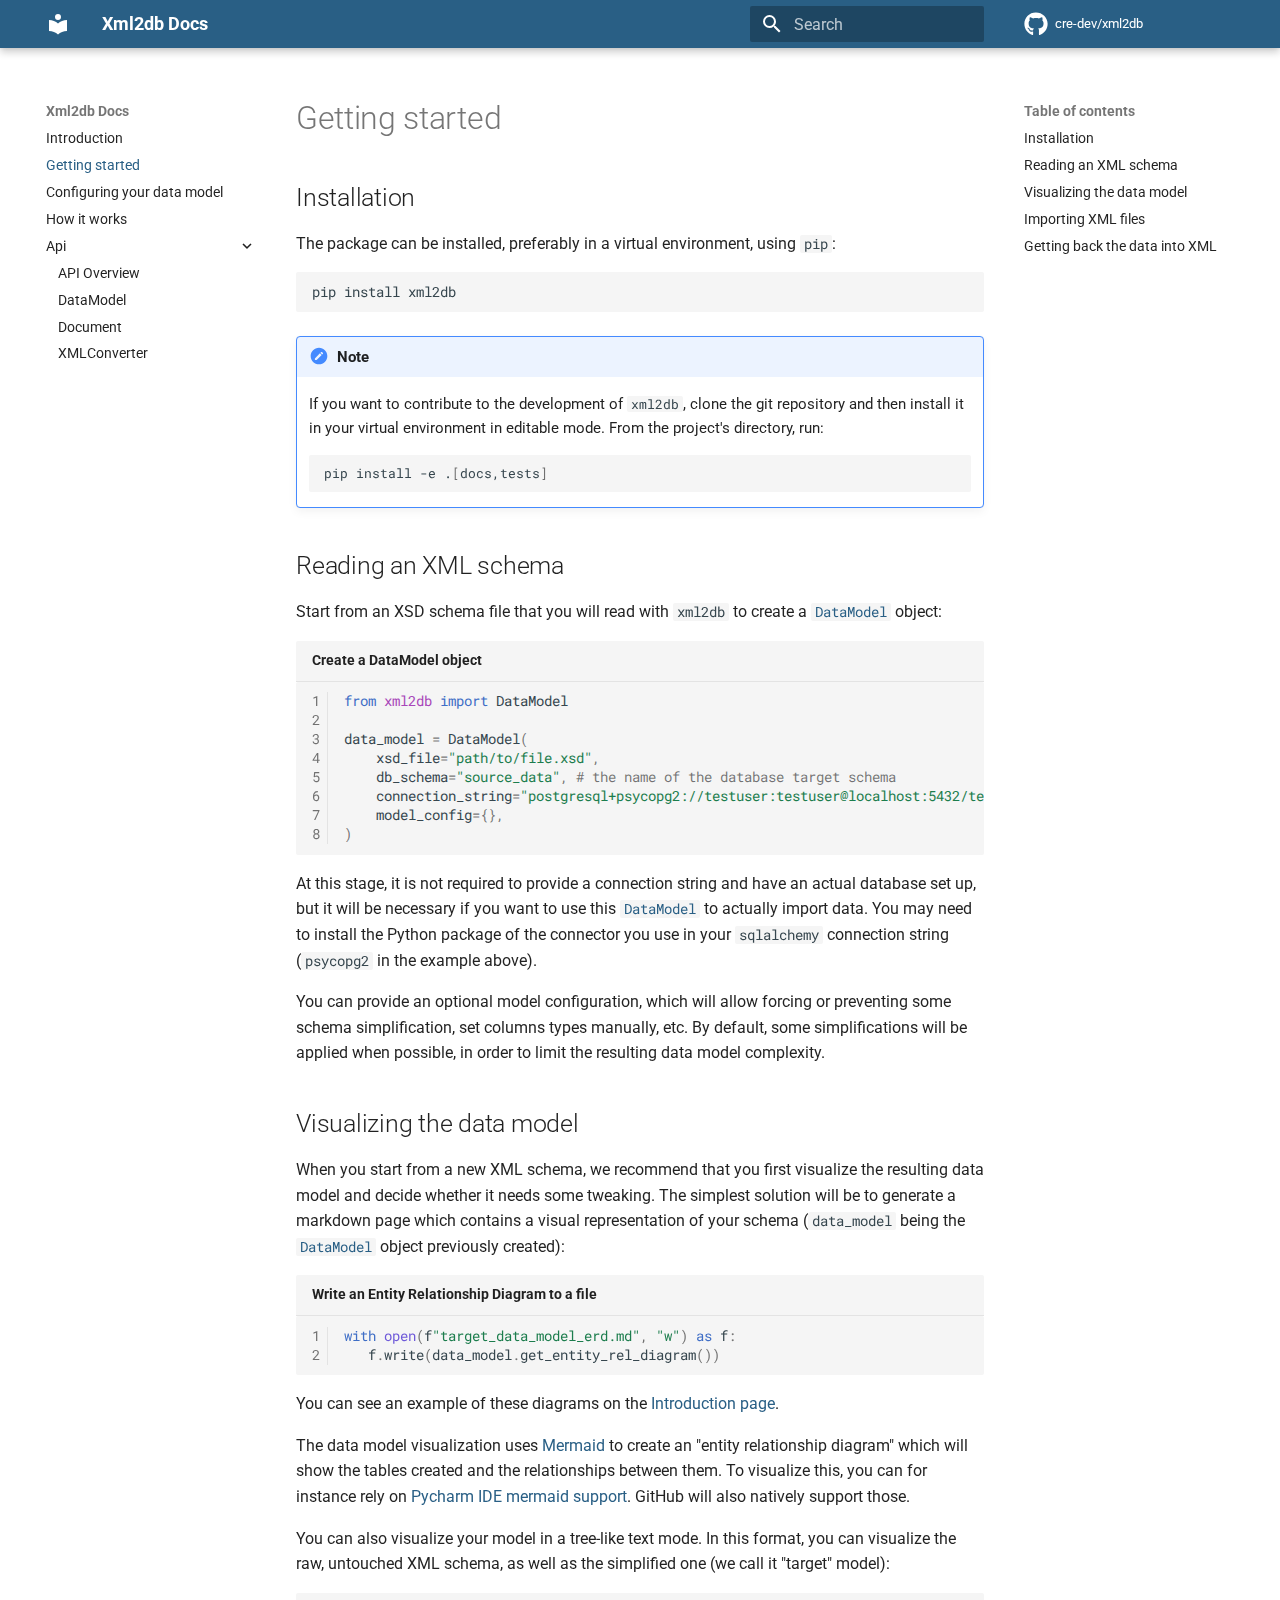
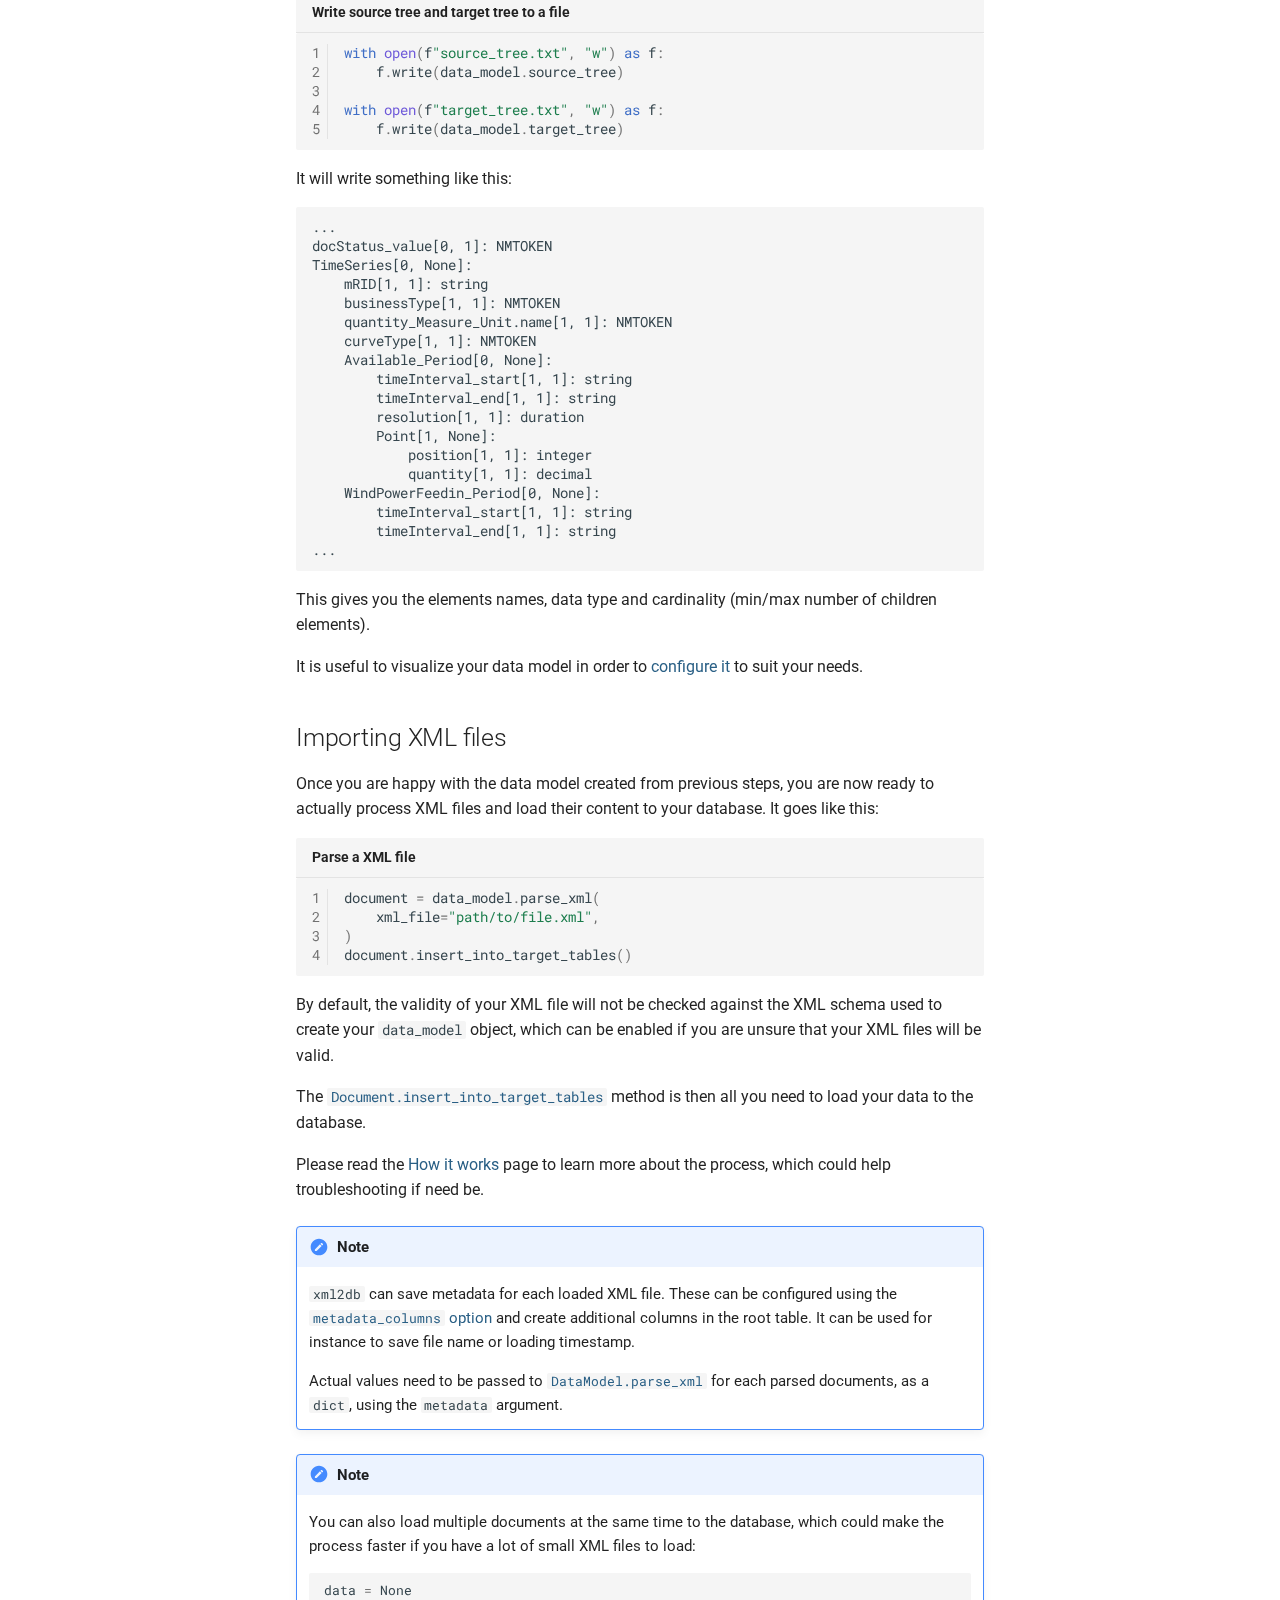
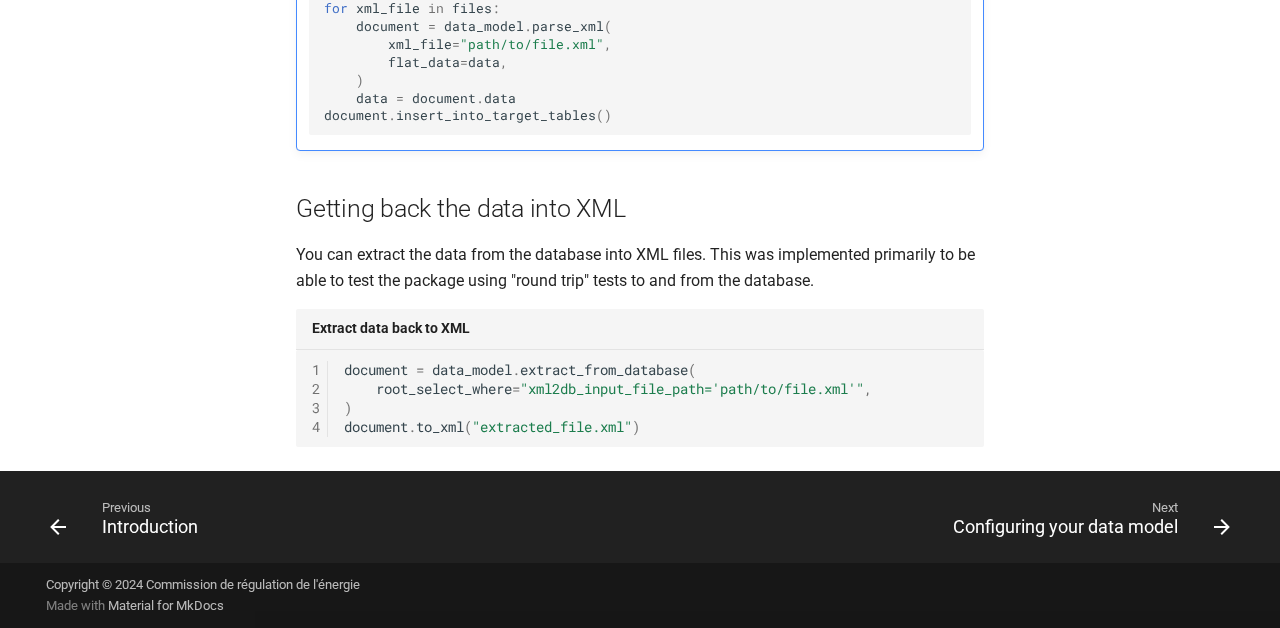
<file: getting_started/index.html>
<!doctype html>
<html lang="en" class="no-js">
  <head>
    
      <meta charset="utf-8">
      <meta name="viewport" content="width=device-width,initial-scale=1">
      
        <meta name="description" content="Xml2db is a Python package to load XML files into a relational database. It handles complex XML and works out of the box, without any custom mapping rules.">
      
      
      
        <link rel="canonical" href="https://cre-dev.github.io/xml2db/getting_started/">
      
      
        <link rel="prev" href="..">
      
      
        <link rel="next" href="../configuring/">
      
      
      <link rel="icon" href="../assets/images/favicon.png">
      <meta name="generator" content="mkdocs-1.6.1, mkdocs-material-9.6.2">
    
    
      
        <title>Getting started - Xml2db Docs</title>
      
    
    
      <link rel="stylesheet" href="../assets/stylesheets/main.d7758b05.min.css">
      
      


    
    
      
    
    
      
        
        
        <link rel="preconnect" href="https://fonts.gstatic.com" crossorigin>
        <link rel="stylesheet" href="https://fonts.googleapis.com/css?family=Roboto:300,300i,400,400i,700,700i%7CRoboto+Mono:400,400i,700,700i&display=fallback">
        <style>:root{--md-text-font:"Roboto";--md-code-font:"Roboto Mono"}</style>
      
    
    
      <link rel="stylesheet" href="../assets/_mkdocstrings.css">
    
      <link rel="stylesheet" href="../stylesheets/extra.css">
    
    <script>__md_scope=new URL("..",location),__md_hash=e=>[...e].reduce(((e,_)=>(e<<5)-e+_.charCodeAt(0)),0),__md_get=(e,_=localStorage,t=__md_scope)=>JSON.parse(_.getItem(t.pathname+"."+e)),__md_set=(e,_,t=localStorage,a=__md_scope)=>{try{t.setItem(a.pathname+"."+e,JSON.stringify(_))}catch(e){}}</script>
    
      

    
    
    
  <meta name="google-site-verification" content="ZzNMQmGw7RRGSr57kvJIkBXK5FW3K3PrIGk2BY2DspM" />

  </head>
  
  
    <body dir="ltr">
  
    
    <input class="md-toggle" data-md-toggle="drawer" type="checkbox" id="__drawer" autocomplete="off">
    <input class="md-toggle" data-md-toggle="search" type="checkbox" id="__search" autocomplete="off">
    <label class="md-overlay" for="__drawer"></label>
    <div data-md-component="skip">
      
        
        <a href="#getting-started" class="md-skip">
          Skip to content
        </a>
      
    </div>
    <div data-md-component="announce">
      
    </div>
    
    
      

  

<header class="md-header md-header--shadow" data-md-component="header">
  <nav class="md-header__inner md-grid" aria-label="Header">
    <a href=".." title="Xml2db Docs" class="md-header__button md-logo" aria-label="Xml2db Docs" data-md-component="logo">
      
  
  <svg xmlns="http://www.w3.org/2000/svg" viewBox="0 0 24 24"><path d="M12 8a3 3 0 0 0 3-3 3 3 0 0 0-3-3 3 3 0 0 0-3 3 3 3 0 0 0 3 3m0 3.54C9.64 9.35 6.5 8 3 8v11c3.5 0 6.64 1.35 9 3.54 2.36-2.19 5.5-3.54 9-3.54V8c-3.5 0-6.64 1.35-9 3.54"/></svg>

    </a>
    <label class="md-header__button md-icon" for="__drawer">
      
      <svg xmlns="http://www.w3.org/2000/svg" viewBox="0 0 24 24"><path d="M3 6h18v2H3zm0 5h18v2H3zm0 5h18v2H3z"/></svg>
    </label>
    <div class="md-header__title" data-md-component="header-title">
      <div class="md-header__ellipsis">
        <div class="md-header__topic">
          <span class="md-ellipsis">
            Xml2db Docs
          </span>
        </div>
        <div class="md-header__topic" data-md-component="header-topic">
          <span class="md-ellipsis">
            
              Getting started
            
          </span>
        </div>
      </div>
    </div>
    
    
      <script>var palette=__md_get("__palette");if(palette&&palette.color){if("(prefers-color-scheme)"===palette.color.media){var media=matchMedia("(prefers-color-scheme: light)"),input=document.querySelector(media.matches?"[data-md-color-media='(prefers-color-scheme: light)']":"[data-md-color-media='(prefers-color-scheme: dark)']");palette.color.media=input.getAttribute("data-md-color-media"),palette.color.scheme=input.getAttribute("data-md-color-scheme"),palette.color.primary=input.getAttribute("data-md-color-primary"),palette.color.accent=input.getAttribute("data-md-color-accent")}for(var[key,value]of Object.entries(palette.color))document.body.setAttribute("data-md-color-"+key,value)}</script>
    
    
    
      <label class="md-header__button md-icon" for="__search">
        
        <svg xmlns="http://www.w3.org/2000/svg" viewBox="0 0 24 24"><path d="M9.5 3A6.5 6.5 0 0 1 16 9.5c0 1.61-.59 3.09-1.56 4.23l.27.27h.79l5 5-1.5 1.5-5-5v-.79l-.27-.27A6.52 6.52 0 0 1 9.5 16 6.5 6.5 0 0 1 3 9.5 6.5 6.5 0 0 1 9.5 3m0 2C7 5 5 7 5 9.5S7 14 9.5 14 14 12 14 9.5 12 5 9.5 5"/></svg>
      </label>
      <div class="md-search" data-md-component="search" role="dialog">
  <label class="md-search__overlay" for="__search"></label>
  <div class="md-search__inner" role="search">
    <form class="md-search__form" name="search">
      <input type="text" class="md-search__input" name="query" aria-label="Search" placeholder="Search" autocapitalize="off" autocorrect="off" autocomplete="off" spellcheck="false" data-md-component="search-query" required>
      <label class="md-search__icon md-icon" for="__search">
        
        <svg xmlns="http://www.w3.org/2000/svg" viewBox="0 0 24 24"><path d="M9.5 3A6.5 6.5 0 0 1 16 9.5c0 1.61-.59 3.09-1.56 4.23l.27.27h.79l5 5-1.5 1.5-5-5v-.79l-.27-.27A6.52 6.52 0 0 1 9.5 16 6.5 6.5 0 0 1 3 9.5 6.5 6.5 0 0 1 9.5 3m0 2C7 5 5 7 5 9.5S7 14 9.5 14 14 12 14 9.5 12 5 9.5 5"/></svg>
        
        <svg xmlns="http://www.w3.org/2000/svg" viewBox="0 0 24 24"><path d="M20 11v2H8l5.5 5.5-1.42 1.42L4.16 12l7.92-7.92L13.5 5.5 8 11z"/></svg>
      </label>
      <nav class="md-search__options" aria-label="Search">
        
        <button type="reset" class="md-search__icon md-icon" title="Clear" aria-label="Clear" tabindex="-1">
          
          <svg xmlns="http://www.w3.org/2000/svg" viewBox="0 0 24 24"><path d="M19 6.41 17.59 5 12 10.59 6.41 5 5 6.41 10.59 12 5 17.59 6.41 19 12 13.41 17.59 19 19 17.59 13.41 12z"/></svg>
        </button>
      </nav>
      
    </form>
    <div class="md-search__output">
      <div class="md-search__scrollwrap" tabindex="0" data-md-scrollfix>
        <div class="md-search-result" data-md-component="search-result">
          <div class="md-search-result__meta">
            Initializing search
          </div>
          <ol class="md-search-result__list" role="presentation"></ol>
        </div>
      </div>
    </div>
  </div>
</div>
    
    
      <div class="md-header__source">
        <a href="https://github.com/cre-dev/xml2db" title="Go to repository" class="md-source" data-md-component="source">
  <div class="md-source__icon md-icon">
    
    <svg xmlns="http://www.w3.org/2000/svg" viewBox="0 0 496 512"><!--! Font Awesome Free 6.7.2 by @fontawesome - https://fontawesome.com License - https://fontawesome.com/license/free (Icons: CC BY 4.0, Fonts: SIL OFL 1.1, Code: MIT License) Copyright 2024 Fonticons, Inc.--><path d="M165.9 397.4c0 2-2.3 3.6-5.2 3.6-3.3.3-5.6-1.3-5.6-3.6 0-2 2.3-3.6 5.2-3.6 3-.3 5.6 1.3 5.6 3.6m-31.1-4.5c-.7 2 1.3 4.3 4.3 4.9 2.6 1 5.6 0 6.2-2s-1.3-4.3-4.3-5.2c-2.6-.7-5.5.3-6.2 2.3m44.2-1.7c-2.9.7-4.9 2.6-4.6 4.9.3 2 2.9 3.3 5.9 2.6 2.9-.7 4.9-2.6 4.6-4.6-.3-1.9-3-3.2-5.9-2.9M244.8 8C106.1 8 0 113.3 0 252c0 110.9 69.8 205.8 169.5 239.2 12.8 2.3 17.3-5.6 17.3-12.1 0-6.2-.3-40.4-.3-61.4 0 0-70 15-84.7-29.8 0 0-11.4-29.1-27.8-36.6 0 0-22.9-15.7 1.6-15.4 0 0 24.9 2 38.6 25.8 21.9 38.6 58.6 27.5 72.9 20.9 2.3-16 8.8-27.1 16-33.7-55.9-6.2-112.3-14.3-112.3-110.5 0-27.5 7.6-41.3 23.6-58.9-2.6-6.5-11.1-33.3 2.6-67.9 20.9-6.5 69 27 69 27 20-5.6 41.5-8.5 62.8-8.5s42.8 2.9 62.8 8.5c0 0 48.1-33.6 69-27 13.7 34.7 5.2 61.4 2.6 67.9 16 17.7 25.8 31.5 25.8 58.9 0 96.5-58.9 104.2-114.8 110.5 9.2 7.9 17 22.9 17 46.4 0 33.7-.3 75.4-.3 83.6 0 6.5 4.6 14.4 17.3 12.1C428.2 457.8 496 362.9 496 252 496 113.3 383.5 8 244.8 8M97.2 352.9c-1.3 1-1 3.3.7 5.2 1.6 1.6 3.9 2.3 5.2 1 1.3-1 1-3.3-.7-5.2-1.6-1.6-3.9-2.3-5.2-1m-10.8-8.1c-.7 1.3.3 2.9 2.3 3.9 1.6 1 3.6.7 4.3-.7.7-1.3-.3-2.9-2.3-3.9-2-.6-3.6-.3-4.3.7m32.4 35.6c-1.6 1.3-1 4.3 1.3 6.2 2.3 2.3 5.2 2.6 6.5 1 1.3-1.3.7-4.3-1.3-6.2-2.2-2.3-5.2-2.6-6.5-1m-11.4-14.7c-1.6 1-1.6 3.6 0 5.9s4.3 3.3 5.6 2.3c1.6-1.3 1.6-3.9 0-6.2-1.4-2.3-4-3.3-5.6-2"/></svg>
  </div>
  <div class="md-source__repository">
    cre-dev/xml2db
  </div>
</a>
      </div>
    
  </nav>
  
</header>
    
    <div class="md-container" data-md-component="container">
      
      
        
          
        
      
      <main class="md-main" data-md-component="main">
        <div class="md-main__inner md-grid">
          
            
              
              <div class="md-sidebar md-sidebar--primary" data-md-component="sidebar" data-md-type="navigation" >
                <div class="md-sidebar__scrollwrap">
                  <div class="md-sidebar__inner">
                    



<nav class="md-nav md-nav--primary" aria-label="Navigation" data-md-level="0">
  <label class="md-nav__title" for="__drawer">
    <a href=".." title="Xml2db Docs" class="md-nav__button md-logo" aria-label="Xml2db Docs" data-md-component="logo">
      
  
  <svg xmlns="http://www.w3.org/2000/svg" viewBox="0 0 24 24"><path d="M12 8a3 3 0 0 0 3-3 3 3 0 0 0-3-3 3 3 0 0 0-3 3 3 3 0 0 0 3 3m0 3.54C9.64 9.35 6.5 8 3 8v11c3.5 0 6.64 1.35 9 3.54 2.36-2.19 5.5-3.54 9-3.54V8c-3.5 0-6.64 1.35-9 3.54"/></svg>

    </a>
    Xml2db Docs
  </label>
  
    <div class="md-nav__source">
      <a href="https://github.com/cre-dev/xml2db" title="Go to repository" class="md-source" data-md-component="source">
  <div class="md-source__icon md-icon">
    
    <svg xmlns="http://www.w3.org/2000/svg" viewBox="0 0 496 512"><!--! Font Awesome Free 6.7.2 by @fontawesome - https://fontawesome.com License - https://fontawesome.com/license/free (Icons: CC BY 4.0, Fonts: SIL OFL 1.1, Code: MIT License) Copyright 2024 Fonticons, Inc.--><path d="M165.9 397.4c0 2-2.3 3.6-5.2 3.6-3.3.3-5.6-1.3-5.6-3.6 0-2 2.3-3.6 5.2-3.6 3-.3 5.6 1.3 5.6 3.6m-31.1-4.5c-.7 2 1.3 4.3 4.3 4.9 2.6 1 5.6 0 6.2-2s-1.3-4.3-4.3-5.2c-2.6-.7-5.5.3-6.2 2.3m44.2-1.7c-2.9.7-4.9 2.6-4.6 4.9.3 2 2.9 3.3 5.9 2.6 2.9-.7 4.9-2.6 4.6-4.6-.3-1.9-3-3.2-5.9-2.9M244.8 8C106.1 8 0 113.3 0 252c0 110.9 69.8 205.8 169.5 239.2 12.8 2.3 17.3-5.6 17.3-12.1 0-6.2-.3-40.4-.3-61.4 0 0-70 15-84.7-29.8 0 0-11.4-29.1-27.8-36.6 0 0-22.9-15.7 1.6-15.4 0 0 24.9 2 38.6 25.8 21.9 38.6 58.6 27.5 72.9 20.9 2.3-16 8.8-27.1 16-33.7-55.9-6.2-112.3-14.3-112.3-110.5 0-27.5 7.6-41.3 23.6-58.9-2.6-6.5-11.1-33.3 2.6-67.9 20.9-6.5 69 27 69 27 20-5.6 41.5-8.5 62.8-8.5s42.8 2.9 62.8 8.5c0 0 48.1-33.6 69-27 13.7 34.7 5.2 61.4 2.6 67.9 16 17.7 25.8 31.5 25.8 58.9 0 96.5-58.9 104.2-114.8 110.5 9.2 7.9 17 22.9 17 46.4 0 33.7-.3 75.4-.3 83.6 0 6.5 4.6 14.4 17.3 12.1C428.2 457.8 496 362.9 496 252 496 113.3 383.5 8 244.8 8M97.2 352.9c-1.3 1-1 3.3.7 5.2 1.6 1.6 3.9 2.3 5.2 1 1.3-1 1-3.3-.7-5.2-1.6-1.6-3.9-2.3-5.2-1m-10.8-8.1c-.7 1.3.3 2.9 2.3 3.9 1.6 1 3.6.7 4.3-.7.7-1.3-.3-2.9-2.3-3.9-2-.6-3.6-.3-4.3.7m32.4 35.6c-1.6 1.3-1 4.3 1.3 6.2 2.3 2.3 5.2 2.6 6.5 1 1.3-1.3.7-4.3-1.3-6.2-2.2-2.3-5.2-2.6-6.5-1m-11.4-14.7c-1.6 1-1.6 3.6 0 5.9s4.3 3.3 5.6 2.3c1.6-1.3 1.6-3.9 0-6.2-1.4-2.3-4-3.3-5.6-2"/></svg>
  </div>
  <div class="md-source__repository">
    cre-dev/xml2db
  </div>
</a>
    </div>
  
  <ul class="md-nav__list" data-md-scrollfix>
    
      
      
  
  
  
  
    <li class="md-nav__item">
      <a href=".." class="md-nav__link">
        
  
  <span class="md-ellipsis">
    Introduction
    
  </span>
  

      </a>
    </li>
  

    
      
      
  
  
    
  
  
  
    <li class="md-nav__item md-nav__item--active">
      
      <input class="md-nav__toggle md-toggle" type="checkbox" id="__toc">
      
      
        
      
      
        <label class="md-nav__link md-nav__link--active" for="__toc">
          
  
  <span class="md-ellipsis">
    Getting started
    
  </span>
  

          <span class="md-nav__icon md-icon"></span>
        </label>
      
      <a href="./" class="md-nav__link md-nav__link--active">
        
  
  <span class="md-ellipsis">
    Getting started
    
  </span>
  

      </a>
      
        

<nav class="md-nav md-nav--secondary" aria-label="Table of contents">
  
  
  
    
  
  
    <label class="md-nav__title" for="__toc">
      <span class="md-nav__icon md-icon"></span>
      Table of contents
    </label>
    <ul class="md-nav__list" data-md-component="toc" data-md-scrollfix>
      
        <li class="md-nav__item">
  <a href="#installation" class="md-nav__link">
    <span class="md-ellipsis">
      Installation
    </span>
  </a>
  
</li>
      
        <li class="md-nav__item">
  <a href="#reading-an-xml-schema" class="md-nav__link">
    <span class="md-ellipsis">
      Reading an XML schema
    </span>
  </a>
  
</li>
      
        <li class="md-nav__item">
  <a href="#visualizing-the-data-model" class="md-nav__link">
    <span class="md-ellipsis">
      Visualizing the data model
    </span>
  </a>
  
</li>
      
        <li class="md-nav__item">
  <a href="#importing-xml-files" class="md-nav__link">
    <span class="md-ellipsis">
      Importing XML files
    </span>
  </a>
  
</li>
      
        <li class="md-nav__item">
  <a href="#getting-back-the-data-into-xml" class="md-nav__link">
    <span class="md-ellipsis">
      Getting back the data into XML
    </span>
  </a>
  
</li>
      
    </ul>
  
</nav>
      
    </li>
  

    
      
      
  
  
  
  
    <li class="md-nav__item">
      <a href="../configuring/" class="md-nav__link">
        
  
  <span class="md-ellipsis">
    Configuring your data model
    
  </span>
  

      </a>
    </li>
  

    
      
      
  
  
  
  
    <li class="md-nav__item">
      <a href="../how_it_works/" class="md-nav__link">
        
  
  <span class="md-ellipsis">
    How it works
    
  </span>
  

      </a>
    </li>
  

    
      
      
  
  
  
  
    
    
    
    
    <li class="md-nav__item md-nav__item--nested">
      
        
        
          
        
        <input class="md-nav__toggle md-toggle md-toggle--indeterminate" type="checkbox" id="__nav_5" >
        
          
          <label class="md-nav__link" for="__nav_5" id="__nav_5_label" tabindex="0">
            
  
  <span class="md-ellipsis">
    Api
    
  </span>
  

            <span class="md-nav__icon md-icon"></span>
          </label>
        
        <nav class="md-nav" data-md-level="1" aria-labelledby="__nav_5_label" aria-expanded="false">
          <label class="md-nav__title" for="__nav_5">
            <span class="md-nav__icon md-icon"></span>
            Api
          </label>
          <ul class="md-nav__list" data-md-scrollfix>
            
              
                
  
  
  
  
    <li class="md-nav__item">
      <a href="../api/overview/" class="md-nav__link">
        
  
  <span class="md-ellipsis">
    API Overview
    
  </span>
  

      </a>
    </li>
  

              
            
              
                
  
  
  
  
    <li class="md-nav__item">
      <a href="../api/data_model/" class="md-nav__link">
        
  
  <span class="md-ellipsis">
    DataModel
    
  </span>
  

      </a>
    </li>
  

              
            
              
                
  
  
  
  
    <li class="md-nav__item">
      <a href="../api/document/" class="md-nav__link">
        
  
  <span class="md-ellipsis">
    Document
    
  </span>
  

      </a>
    </li>
  

              
            
              
                
  
  
  
  
    <li class="md-nav__item">
      <a href="../api/xml_converter/" class="md-nav__link">
        
  
  <span class="md-ellipsis">
    XMLConverter
    
  </span>
  

      </a>
    </li>
  

              
            
          </ul>
        </nav>
      
    </li>
  

    
  </ul>
</nav>
                  </div>
                </div>
              </div>
            
            
              
              <div class="md-sidebar md-sidebar--secondary" data-md-component="sidebar" data-md-type="toc" >
                <div class="md-sidebar__scrollwrap">
                  <div class="md-sidebar__inner">
                    

<nav class="md-nav md-nav--secondary" aria-label="Table of contents">
  
  
  
    
  
  
    <label class="md-nav__title" for="__toc">
      <span class="md-nav__icon md-icon"></span>
      Table of contents
    </label>
    <ul class="md-nav__list" data-md-component="toc" data-md-scrollfix>
      
        <li class="md-nav__item">
  <a href="#installation" class="md-nav__link">
    <span class="md-ellipsis">
      Installation
    </span>
  </a>
  
</li>
      
        <li class="md-nav__item">
  <a href="#reading-an-xml-schema" class="md-nav__link">
    <span class="md-ellipsis">
      Reading an XML schema
    </span>
  </a>
  
</li>
      
        <li class="md-nav__item">
  <a href="#visualizing-the-data-model" class="md-nav__link">
    <span class="md-ellipsis">
      Visualizing the data model
    </span>
  </a>
  
</li>
      
        <li class="md-nav__item">
  <a href="#importing-xml-files" class="md-nav__link">
    <span class="md-ellipsis">
      Importing XML files
    </span>
  </a>
  
</li>
      
        <li class="md-nav__item">
  <a href="#getting-back-the-data-into-xml" class="md-nav__link">
    <span class="md-ellipsis">
      Getting back the data into XML
    </span>
  </a>
  
</li>
      
    </ul>
  
</nav>
                  </div>
                </div>
              </div>
            
          
          
            <div class="md-content" data-md-component="content">
              <article class="md-content__inner md-typeset">
                
                  


  
  


<h1 id="getting-started">Getting started<a class="headerlink" href="#getting-started" title="Permanent link">&para;</a></h1>
<h2 id="installation">Installation<a class="headerlink" href="#installation" title="Permanent link">&para;</a></h2>
<p>The package can be installed, preferably in a virtual environment, using <code>pip</code>:</p>
<div class="language-bash highlight"><pre><span></span><code><span id="__span-0-1"><a id="__codelineno-0-1" name="__codelineno-0-1" href="#__codelineno-0-1"></a>pip<span class="w"> </span>install<span class="w"> </span>xml2db
</span></code></pre></div>
<div class="admonition note">
<p class="admonition-title">Note</p>
<p>If you want to contribute to the development of <code>xml2db</code>, clone the git repository and then install it in your 
virtual environment in editable mode. From the project's directory, run:</p>
<div class="language-bash highlight"><pre><span></span><code><span id="__span-1-1"><a id="__codelineno-1-1" name="__codelineno-1-1" href="#__codelineno-1-1"></a>pip<span class="w"> </span>install<span class="w"> </span>-e<span class="w"> </span>.<span class="o">[</span>docs,tests<span class="o">]</span>
</span></code></pre></div>
</div>
<h2 id="reading-an-xml-schema">Reading an XML schema<a class="headerlink" href="#reading-an-xml-schema" title="Permanent link">&para;</a></h2>
<p>Start from an XSD schema file that you will read with <code>xml2db</code> to create a <a href="../api/data_model/"><code>DataModel</code></a> object:</p>
<div class="language-py highlight"><table class="highlighttable"><tr><th colspan="2" class="filename"><span class="filename">Create a DataModel object</span></th></tr><tr><td class="linenos"><div class="linenodiv"><pre><span></span><span class="normal"><a href="#__codelineno-2-1">1</a></span>
<span class="normal"><a href="#__codelineno-2-2">2</a></span>
<span class="normal"><a href="#__codelineno-2-3">3</a></span>
<span class="normal"><a href="#__codelineno-2-4">4</a></span>
<span class="normal"><a href="#__codelineno-2-5">5</a></span>
<span class="normal"><a href="#__codelineno-2-6">6</a></span>
<span class="normal"><a href="#__codelineno-2-7">7</a></span>
<span class="normal"><a href="#__codelineno-2-8">8</a></span></pre></div></td><td class="code"><div><pre><span></span><code><span id="__span-2-1"><a id="__codelineno-2-1" name="__codelineno-2-1"></a><span class="kn">from</span><span class="w"> </span><span class="nn">xml2db</span><span class="w"> </span><span class="kn">import</span> <span class="n">DataModel</span>
</span><span id="__span-2-2"><a id="__codelineno-2-2" name="__codelineno-2-2"></a>
</span><span id="__span-2-3"><a id="__codelineno-2-3" name="__codelineno-2-3"></a><span class="n">data_model</span> <span class="o">=</span> <span class="n">DataModel</span><span class="p">(</span>
</span><span id="__span-2-4"><a id="__codelineno-2-4" name="__codelineno-2-4"></a>    <span class="n">xsd_file</span><span class="o">=</span><span class="s2">&quot;path/to/file.xsd&quot;</span><span class="p">,</span>
</span><span id="__span-2-5"><a id="__codelineno-2-5" name="__codelineno-2-5"></a>    <span class="n">db_schema</span><span class="o">=</span><span class="s2">&quot;source_data&quot;</span><span class="p">,</span> <span class="c1"># the name of the database target schema</span>
</span><span id="__span-2-6"><a id="__codelineno-2-6" name="__codelineno-2-6"></a>    <span class="n">connection_string</span><span class="o">=</span><span class="s2">&quot;postgresql+psycopg2://testuser:testuser@localhost:5432/testdb&quot;</span><span class="p">,</span>
</span><span id="__span-2-7"><a id="__codelineno-2-7" name="__codelineno-2-7"></a>    <span class="n">model_config</span><span class="o">=</span><span class="p">{},</span>
</span><span id="__span-2-8"><a id="__codelineno-2-8" name="__codelineno-2-8"></a><span class="p">)</span>
</span></code></pre></div></td></tr></table></div>
<p>At this stage, it is not required to provide a connection string and have an actual database set up, but it will be 
necessary if you want to use this <a href="../api/data_model/"><code>DataModel</code></a> to actually import data. You may need to install the
Python package of the connector you use in your <code>sqlalchemy</code> connection string (<code>psycopg2</code> in the example above).</p>
<p>You can provide an optional model configuration, which will allow forcing or preventing some schema simplification, set
columns types manually, etc. By default, some simplifications will be applied when possible, in order to limit the 
resulting data model complexity.</p>
<h2 id="visualizing-the-data-model">Visualizing the data model<a class="headerlink" href="#visualizing-the-data-model" title="Permanent link">&para;</a></h2>
<p>When you start from a new XML schema, we recommend that you first visualize the resulting data model and decide whether
it needs some tweaking. The simplest solution will be to generate a markdown page which contains a visual representation
of your schema (<code>data_model</code> being the <a href="../api/data_model/"><code>DataModel</code></a> object previously created):</p>
<div class="language-py highlight"><table class="highlighttable"><tr><th colspan="2" class="filename"><span class="filename">Write an Entity Relationship Diagram to a file</span></th></tr><tr><td class="linenos"><div class="linenodiv"><pre><span></span><span class="normal"><a href="#__codelineno-3-1">1</a></span>
<span class="normal"><a href="#__codelineno-3-2">2</a></span></pre></div></td><td class="code"><div><pre><span></span><code><span id="__span-3-1"><a id="__codelineno-3-1" name="__codelineno-3-1"></a><span class="k">with</span> <span class="nb">open</span><span class="p">(</span><span class="sa">f</span><span class="s2">&quot;target_data_model_erd.md&quot;</span><span class="p">,</span> <span class="s2">&quot;w&quot;</span><span class="p">)</span> <span class="k">as</span> <span class="n">f</span><span class="p">:</span>
</span><span id="__span-3-2"><a id="__codelineno-3-2" name="__codelineno-3-2"></a>   <span class="n">f</span><span class="o">.</span><span class="n">write</span><span class="p">(</span><span class="n">data_model</span><span class="o">.</span><span class="n">get_entity_rel_diagram</span><span class="p">())</span>
</span></code></pre></div></td></tr></table></div>
<p>You can see an example of these diagrams on the <a href="../">Introduction page</a>.</p>
<p>The data model visualization uses <a href="https://mermaid.js.org/syntax/entityRelationshipDiagram.html">Mermaid</a> to create an
"entity relationship diagram" which will show the tables created and the relationships between them. To visualize this,
you can for instance rely on <a href="https://www.jetbrains.com/help/pycharm/markdown.html#diagrams">Pycharm IDE mermaid support</a>.
GitHub will also natively support those.</p>
<p>You can also visualize your model in a tree-like text mode. In this format, you can visualize the raw, untouched XML
schema, as well as the simplified one (we call it "target" model):</p>
<div class="language-py highlight"><table class="highlighttable"><tr><th colspan="2" class="filename"><span class="filename">Write source tree and target tree to a file</span></th></tr><tr><td class="linenos"><div class="linenodiv"><pre><span></span><span class="normal"><a href="#__codelineno-4-1">1</a></span>
<span class="normal"><a href="#__codelineno-4-2">2</a></span>
<span class="normal"><a href="#__codelineno-4-3">3</a></span>
<span class="normal"><a href="#__codelineno-4-4">4</a></span>
<span class="normal"><a href="#__codelineno-4-5">5</a></span></pre></div></td><td class="code"><div><pre><span></span><code><span id="__span-4-1"><a id="__codelineno-4-1" name="__codelineno-4-1"></a><span class="k">with</span> <span class="nb">open</span><span class="p">(</span><span class="sa">f</span><span class="s2">&quot;source_tree.txt&quot;</span><span class="p">,</span> <span class="s2">&quot;w&quot;</span><span class="p">)</span> <span class="k">as</span> <span class="n">f</span><span class="p">:</span>
</span><span id="__span-4-2"><a id="__codelineno-4-2" name="__codelineno-4-2"></a>    <span class="n">f</span><span class="o">.</span><span class="n">write</span><span class="p">(</span><span class="n">data_model</span><span class="o">.</span><span class="n">source_tree</span><span class="p">)</span>
</span><span id="__span-4-3"><a id="__codelineno-4-3" name="__codelineno-4-3"></a>
</span><span id="__span-4-4"><a id="__codelineno-4-4" name="__codelineno-4-4"></a><span class="k">with</span> <span class="nb">open</span><span class="p">(</span><span class="sa">f</span><span class="s2">&quot;target_tree.txt&quot;</span><span class="p">,</span> <span class="s2">&quot;w&quot;</span><span class="p">)</span> <span class="k">as</span> <span class="n">f</span><span class="p">:</span>
</span><span id="__span-4-5"><a id="__codelineno-4-5" name="__codelineno-4-5"></a>    <span class="n">f</span><span class="o">.</span><span class="n">write</span><span class="p">(</span><span class="n">data_model</span><span class="o">.</span><span class="n">target_tree</span><span class="p">)</span>
</span></code></pre></div></td></tr></table></div>
<p>It will write something like this:</p>
<div class="language-text highlight"><pre><span></span><code><span id="__span-5-1"><a id="__codelineno-5-1" name="__codelineno-5-1" href="#__codelineno-5-1"></a>...
</span><span id="__span-5-2"><a id="__codelineno-5-2" name="__codelineno-5-2" href="#__codelineno-5-2"></a>docStatus_value[0, 1]: NMTOKEN
</span><span id="__span-5-3"><a id="__codelineno-5-3" name="__codelineno-5-3" href="#__codelineno-5-3"></a>TimeSeries[0, None]:
</span><span id="__span-5-4"><a id="__codelineno-5-4" name="__codelineno-5-4" href="#__codelineno-5-4"></a>    mRID[1, 1]: string
</span><span id="__span-5-5"><a id="__codelineno-5-5" name="__codelineno-5-5" href="#__codelineno-5-5"></a>    businessType[1, 1]: NMTOKEN
</span><span id="__span-5-6"><a id="__codelineno-5-6" name="__codelineno-5-6" href="#__codelineno-5-6"></a>    quantity_Measure_Unit.name[1, 1]: NMTOKEN
</span><span id="__span-5-7"><a id="__codelineno-5-7" name="__codelineno-5-7" href="#__codelineno-5-7"></a>    curveType[1, 1]: NMTOKEN
</span><span id="__span-5-8"><a id="__codelineno-5-8" name="__codelineno-5-8" href="#__codelineno-5-8"></a>    Available_Period[0, None]:
</span><span id="__span-5-9"><a id="__codelineno-5-9" name="__codelineno-5-9" href="#__codelineno-5-9"></a>        timeInterval_start[1, 1]: string
</span><span id="__span-5-10"><a id="__codelineno-5-10" name="__codelineno-5-10" href="#__codelineno-5-10"></a>        timeInterval_end[1, 1]: string
</span><span id="__span-5-11"><a id="__codelineno-5-11" name="__codelineno-5-11" href="#__codelineno-5-11"></a>        resolution[1, 1]: duration
</span><span id="__span-5-12"><a id="__codelineno-5-12" name="__codelineno-5-12" href="#__codelineno-5-12"></a>        Point[1, None]:
</span><span id="__span-5-13"><a id="__codelineno-5-13" name="__codelineno-5-13" href="#__codelineno-5-13"></a>            position[1, 1]: integer
</span><span id="__span-5-14"><a id="__codelineno-5-14" name="__codelineno-5-14" href="#__codelineno-5-14"></a>            quantity[1, 1]: decimal
</span><span id="__span-5-15"><a id="__codelineno-5-15" name="__codelineno-5-15" href="#__codelineno-5-15"></a>    WindPowerFeedin_Period[0, None]:
</span><span id="__span-5-16"><a id="__codelineno-5-16" name="__codelineno-5-16" href="#__codelineno-5-16"></a>        timeInterval_start[1, 1]: string
</span><span id="__span-5-17"><a id="__codelineno-5-17" name="__codelineno-5-17" href="#__codelineno-5-17"></a>        timeInterval_end[1, 1]: string
</span><span id="__span-5-18"><a id="__codelineno-5-18" name="__codelineno-5-18" href="#__codelineno-5-18"></a>...
</span></code></pre></div>
<p>This gives you the elements names, data type and cardinality (min/max number of children elements). </p>
<p>It is useful to visualize your data model in order to <a href="../configuring/">configure it</a> to suit your needs.</p>
<h2 id="importing-xml-files">Importing XML files<a class="headerlink" href="#importing-xml-files" title="Permanent link">&para;</a></h2>
<p>Once you are happy with the data model created from previous steps, you are now ready to actually process XML files and
load their content to your database. It goes like this:</p>
<div class="language-py highlight"><table class="highlighttable"><tr><th colspan="2" class="filename"><span class="filename">Parse a XML file</span></th></tr><tr><td class="linenos"><div class="linenodiv"><pre><span></span><span class="normal"><a href="#__codelineno-6-1">1</a></span>
<span class="normal"><a href="#__codelineno-6-2">2</a></span>
<span class="normal"><a href="#__codelineno-6-3">3</a></span>
<span class="normal"><a href="#__codelineno-6-4">4</a></span></pre></div></td><td class="code"><div><pre><span></span><code><span id="__span-6-1"><a id="__codelineno-6-1" name="__codelineno-6-1"></a><span class="n">document</span> <span class="o">=</span> <span class="n">data_model</span><span class="o">.</span><span class="n">parse_xml</span><span class="p">(</span>
</span><span id="__span-6-2"><a id="__codelineno-6-2" name="__codelineno-6-2"></a>    <span class="n">xml_file</span><span class="o">=</span><span class="s2">&quot;path/to/file.xml&quot;</span><span class="p">,</span>
</span><span id="__span-6-3"><a id="__codelineno-6-3" name="__codelineno-6-3"></a><span class="p">)</span>
</span><span id="__span-6-4"><a id="__codelineno-6-4" name="__codelineno-6-4"></a><span class="n">document</span><span class="o">.</span><span class="n">insert_into_target_tables</span><span class="p">()</span>
</span></code></pre></div></td></tr></table></div>
<p>By default, the validity of your XML file will not be checked against the XML schema used to create your <code>data_model</code> 
object, which can be enabled if you are unsure that your XML files will be valid.</p>
<p>The <a href="../api/document/#xml2db.document.Document.insert_into_target_tables"><code>Document.insert_into_target_tables</code></a> method is
then all you need to load your data to the database.</p>
<p>Please read the <a href="../how_it_works/">How it works</a> page to learn more about the process, which could help 
troubleshooting if need be.</p>
<div class="admonition note">
<p class="admonition-title">Note</p>
<p><code>xml2db</code> can save metadata for each loaded XML file. These can be configured using the 
<a href="../configuring/#model-configuration"><code>metadata_columns</code> option</a> and create additional columns in the root table.
It can be used for instance to save file name or loading timestamp.</p>
<p>Actual values need to be passed to <a href="../api/data_model/#xml2db.model.DataModel.parse_xml"><code>DataModel.parse_xml</code></a> for 
each parsed documents, as a <code>dict</code>, using the <code>metadata</code> argument.</p>
</div>
<div class="admonition note">
<p class="admonition-title">Note</p>
<p>You can also load multiple documents at the same time to the database, which could make the process faster if you 
have a lot of small XML files to load:
<div class="language-py highlight"><pre><span></span><code><span id="__span-7-1"><a id="__codelineno-7-1" name="__codelineno-7-1" href="#__codelineno-7-1"></a><span class="n">data</span> <span class="o">=</span> <span class="kc">None</span>
</span><span id="__span-7-2"><a id="__codelineno-7-2" name="__codelineno-7-2" href="#__codelineno-7-2"></a><span class="k">for</span> <span class="n">xml_file</span> <span class="ow">in</span> <span class="n">files</span><span class="p">:</span>
</span><span id="__span-7-3"><a id="__codelineno-7-3" name="__codelineno-7-3" href="#__codelineno-7-3"></a>    <span class="n">document</span> <span class="o">=</span> <span class="n">data_model</span><span class="o">.</span><span class="n">parse_xml</span><span class="p">(</span>
</span><span id="__span-7-4"><a id="__codelineno-7-4" name="__codelineno-7-4" href="#__codelineno-7-4"></a>        <span class="n">xml_file</span><span class="o">=</span><span class="s2">&quot;path/to/file.xml&quot;</span><span class="p">,</span>
</span><span id="__span-7-5"><a id="__codelineno-7-5" name="__codelineno-7-5" href="#__codelineno-7-5"></a>        <span class="n">flat_data</span><span class="o">=</span><span class="n">data</span><span class="p">,</span>
</span><span id="__span-7-6"><a id="__codelineno-7-6" name="__codelineno-7-6" href="#__codelineno-7-6"></a>    <span class="p">)</span>
</span><span id="__span-7-7"><a id="__codelineno-7-7" name="__codelineno-7-7" href="#__codelineno-7-7"></a>    <span class="n">data</span> <span class="o">=</span> <span class="n">document</span><span class="o">.</span><span class="n">data</span>
</span><span id="__span-7-8"><a id="__codelineno-7-8" name="__codelineno-7-8" href="#__codelineno-7-8"></a><span class="n">document</span><span class="o">.</span><span class="n">insert_into_target_tables</span><span class="p">()</span>
</span></code></pre></div></p>
</div>
<h2 id="getting-back-the-data-into-xml">Getting back the data into XML<a class="headerlink" href="#getting-back-the-data-into-xml" title="Permanent link">&para;</a></h2>
<p>You can extract the data from the database into XML files. This was implemented primarily to be able to test the package
using "round trip" tests to and from the database.</p>
<div class="language-py highlight"><table class="highlighttable"><tr><th colspan="2" class="filename"><span class="filename">Extract data back to XML</span></th></tr><tr><td class="linenos"><div class="linenodiv"><pre><span></span><span class="normal"><a href="#__codelineno-8-1">1</a></span>
<span class="normal"><a href="#__codelineno-8-2">2</a></span>
<span class="normal"><a href="#__codelineno-8-3">3</a></span>
<span class="normal"><a href="#__codelineno-8-4">4</a></span></pre></div></td><td class="code"><div><pre><span></span><code><span id="__span-8-1"><a id="__codelineno-8-1" name="__codelineno-8-1"></a><span class="n">document</span> <span class="o">=</span> <span class="n">data_model</span><span class="o">.</span><span class="n">extract_from_database</span><span class="p">(</span>
</span><span id="__span-8-2"><a id="__codelineno-8-2" name="__codelineno-8-2"></a>    <span class="n">root_select_where</span><span class="o">=</span><span class="s2">&quot;xml2db_input_file_path=&#39;path/to/file.xml&#39;&quot;</span><span class="p">,</span>
</span><span id="__span-8-3"><a id="__codelineno-8-3" name="__codelineno-8-3"></a><span class="p">)</span>
</span><span id="__span-8-4"><a id="__codelineno-8-4" name="__codelineno-8-4"></a><span class="n">document</span><span class="o">.</span><span class="n">to_xml</span><span class="p">(</span><span class="s2">&quot;extracted_file.xml&quot;</span><span class="p">)</span>
</span></code></pre></div></td></tr></table></div>












                
              </article>
            </div>
          
          
<script>var target=document.getElementById(location.hash.slice(1));target&&target.name&&(target.checked=target.name.startsWith("__tabbed_"))</script>
        </div>
        
          <button type="button" class="md-top md-icon" data-md-component="top" hidden>
  
  <svg xmlns="http://www.w3.org/2000/svg" viewBox="0 0 24 24"><path d="M13 20h-2V8l-5.5 5.5-1.42-1.42L12 4.16l7.92 7.92-1.42 1.42L13 8z"/></svg>
  Back to top
</button>
        
      </main>
      
        <footer class="md-footer">
  
    
      
      <nav class="md-footer__inner md-grid" aria-label="Footer" >
        
          
          <a href=".." class="md-footer__link md-footer__link--prev" aria-label="Previous: Introduction">
            <div class="md-footer__button md-icon">
              
              <svg xmlns="http://www.w3.org/2000/svg" viewBox="0 0 24 24"><path d="M20 11v2H8l5.5 5.5-1.42 1.42L4.16 12l7.92-7.92L13.5 5.5 8 11z"/></svg>
            </div>
            <div class="md-footer__title">
              <span class="md-footer__direction">
                Previous
              </span>
              <div class="md-ellipsis">
                Introduction
              </div>
            </div>
          </a>
        
        
          
          <a href="../configuring/" class="md-footer__link md-footer__link--next" aria-label="Next: Configuring your data model">
            <div class="md-footer__title">
              <span class="md-footer__direction">
                Next
              </span>
              <div class="md-ellipsis">
                Configuring your data model
              </div>
            </div>
            <div class="md-footer__button md-icon">
              
              <svg xmlns="http://www.w3.org/2000/svg" viewBox="0 0 24 24"><path d="M4 11v2h12l-5.5 5.5 1.42 1.42L19.84 12l-7.92-7.92L10.5 5.5 16 11z"/></svg>
            </div>
          </a>
        
      </nav>
    
  
  <div class="md-footer-meta md-typeset">
    <div class="md-footer-meta__inner md-grid">
      <div class="md-copyright">
  
    <div class="md-copyright__highlight">
      Copyright &copy; 2024 Commission de régulation de l'énergie
    </div>
  
  
    Made with
    <a href="https://squidfunk.github.io/mkdocs-material/" target="_blank" rel="noopener">
      Material for MkDocs
    </a>
  
</div>
      
    </div>
  </div>
</footer>
      
    </div>
    <div class="md-dialog" data-md-component="dialog">
      <div class="md-dialog__inner md-typeset"></div>
    </div>
    
    
    <script id="__config" type="application/json">{"base": "..", "features": ["navigation.instant", "navigation.instant.prefetch", "navigation.tracking", "navigation.footer", "navigation.top", "navigation.expand", "toc.follow"], "search": "../assets/javascripts/workers/search.f8cc74c7.min.js", "translations": {"clipboard.copied": "Copied to clipboard", "clipboard.copy": "Copy to clipboard", "search.result.more.one": "1 more on this page", "search.result.more.other": "# more on this page", "search.result.none": "No matching documents", "search.result.one": "1 matching document", "search.result.other": "# matching documents", "search.result.placeholder": "Type to start searching", "search.result.term.missing": "Missing", "select.version": "Select version"}}</script>
    
    
      <script src="../assets/javascripts/bundle.f13b1293.min.js"></script>
      
    
  </body>
</html>
</file>
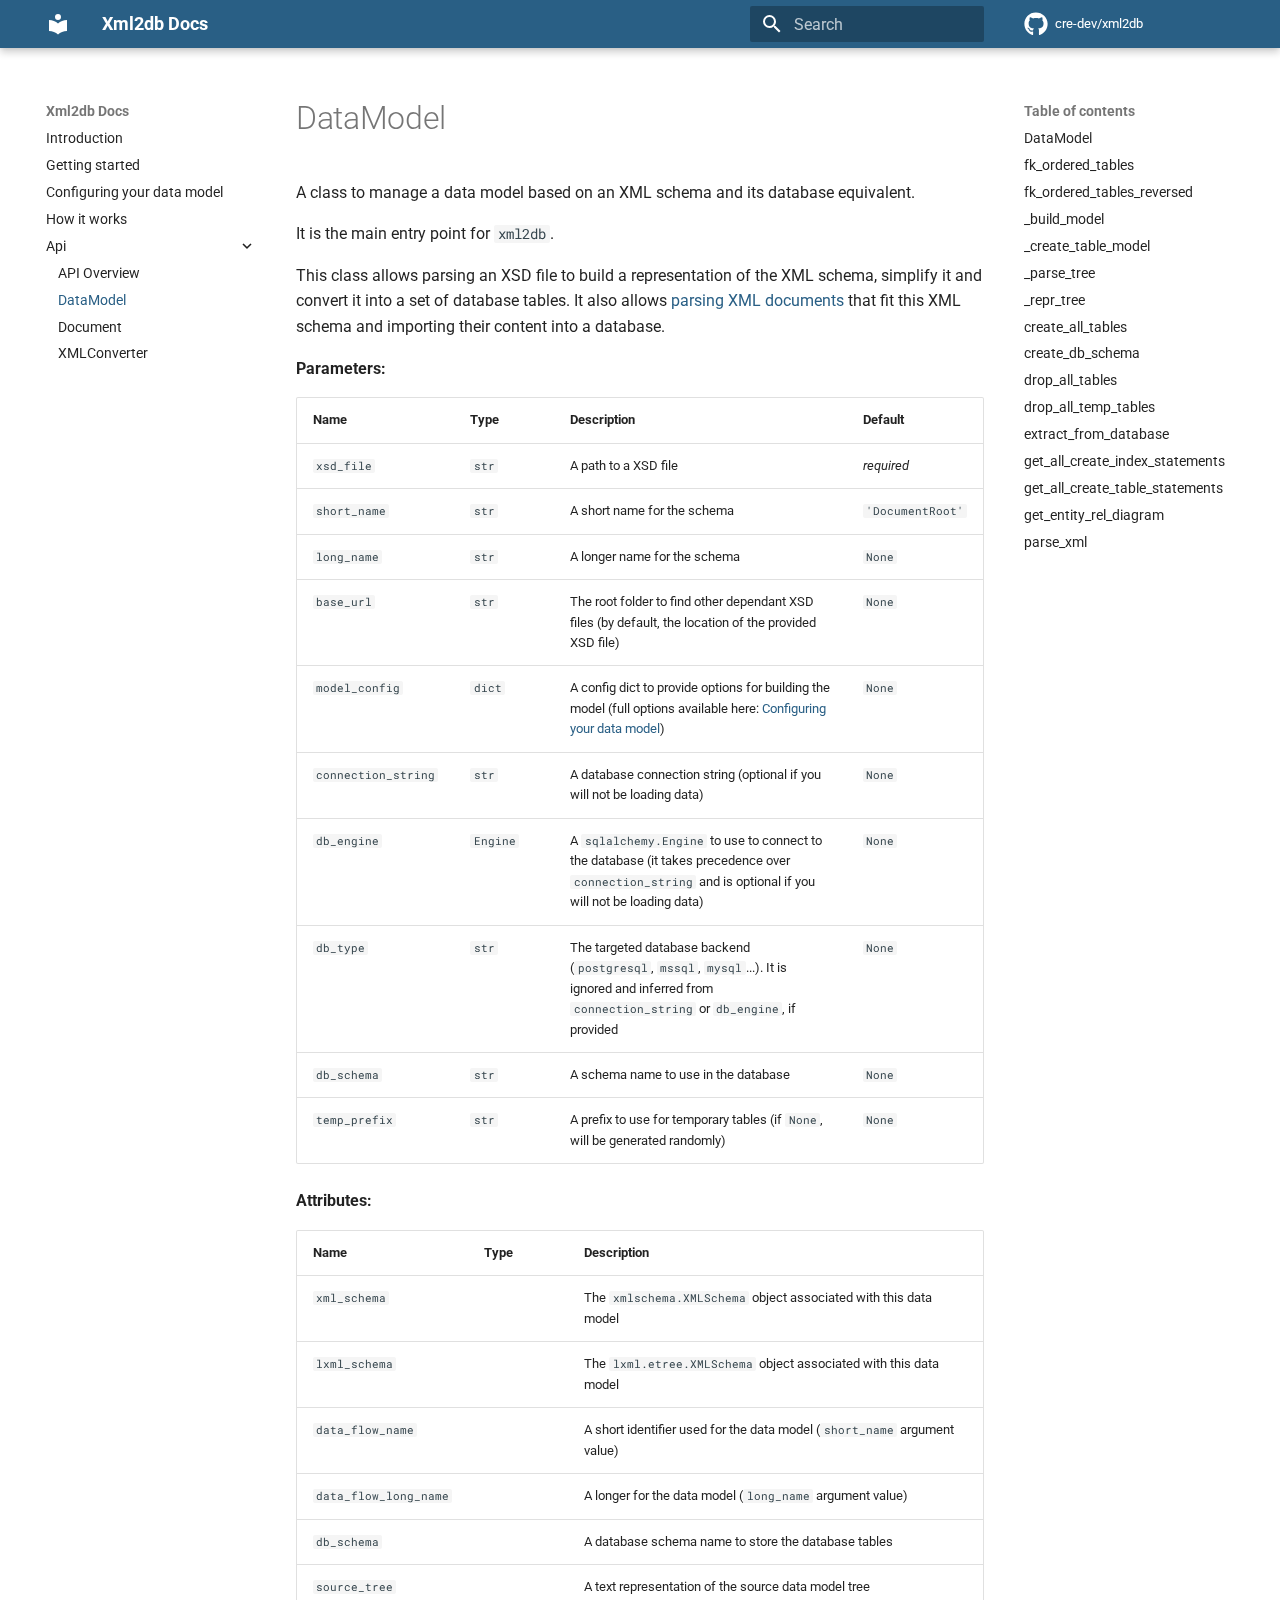
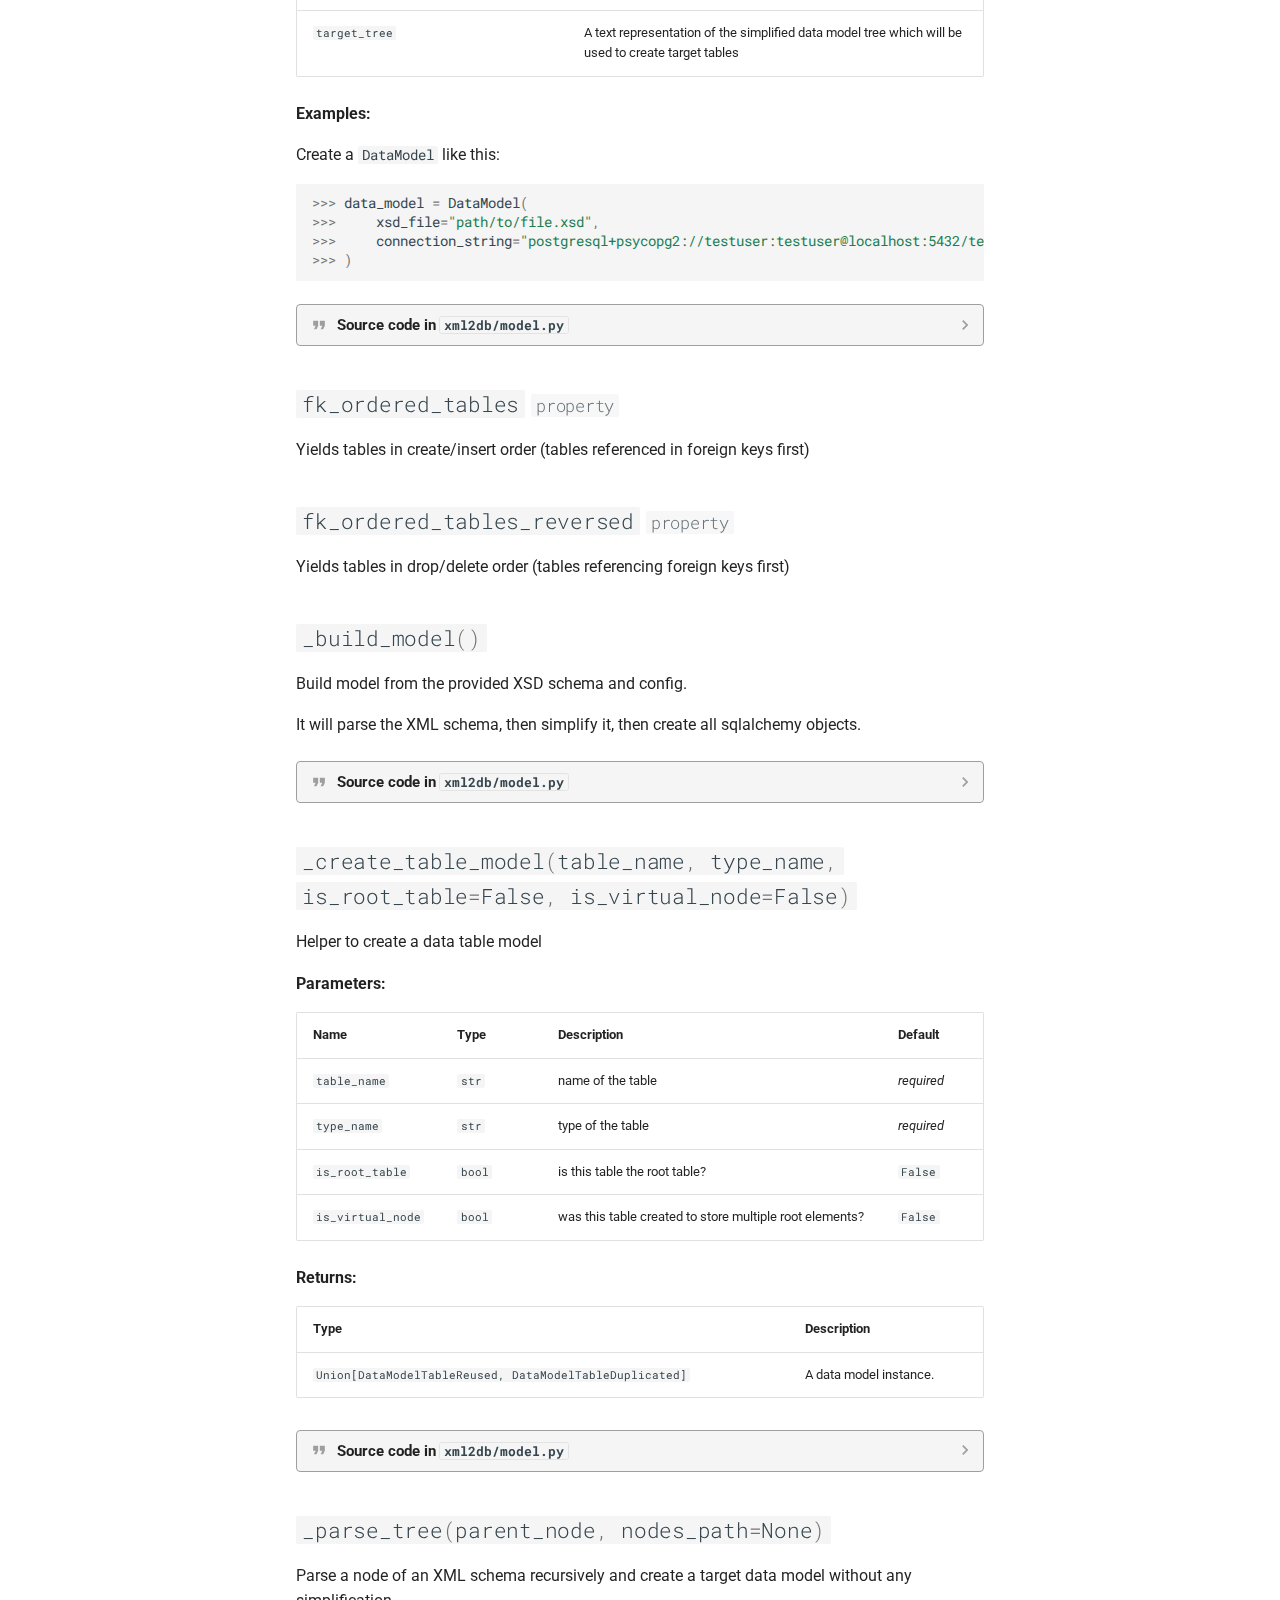
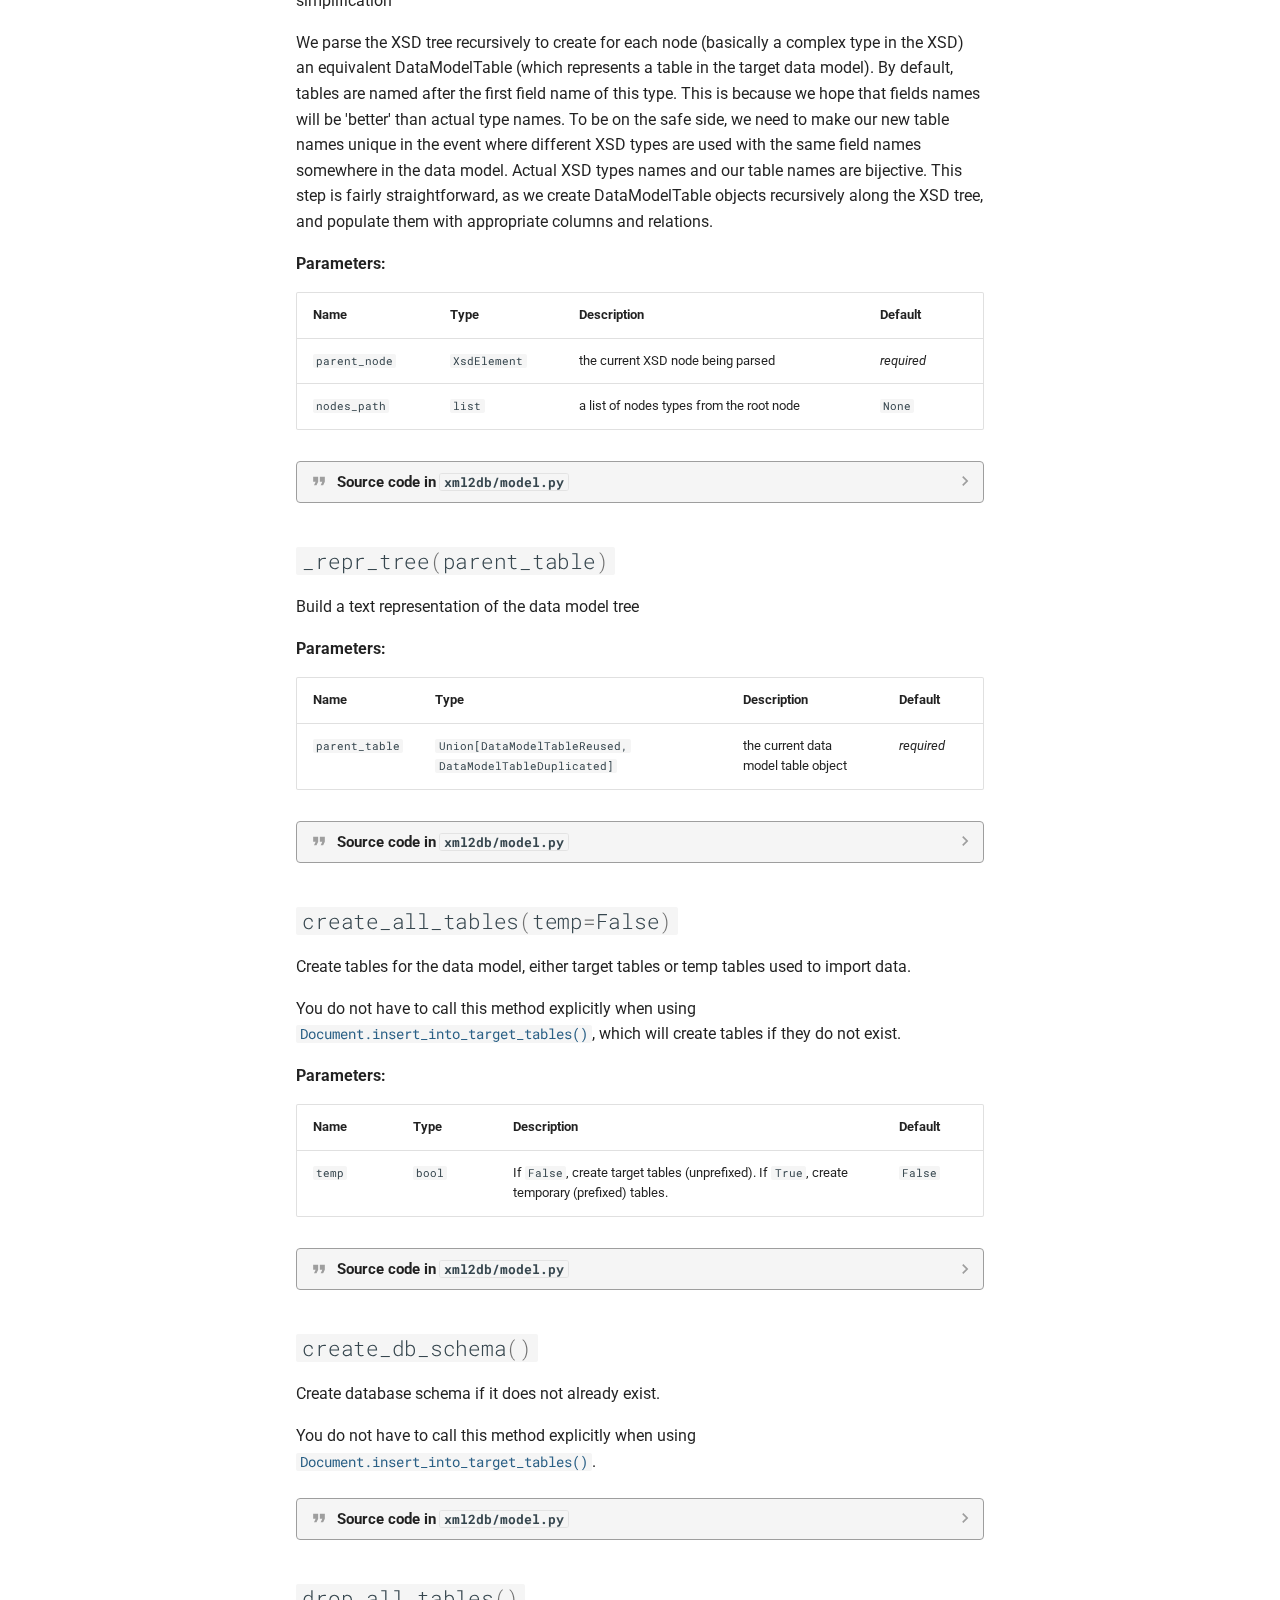
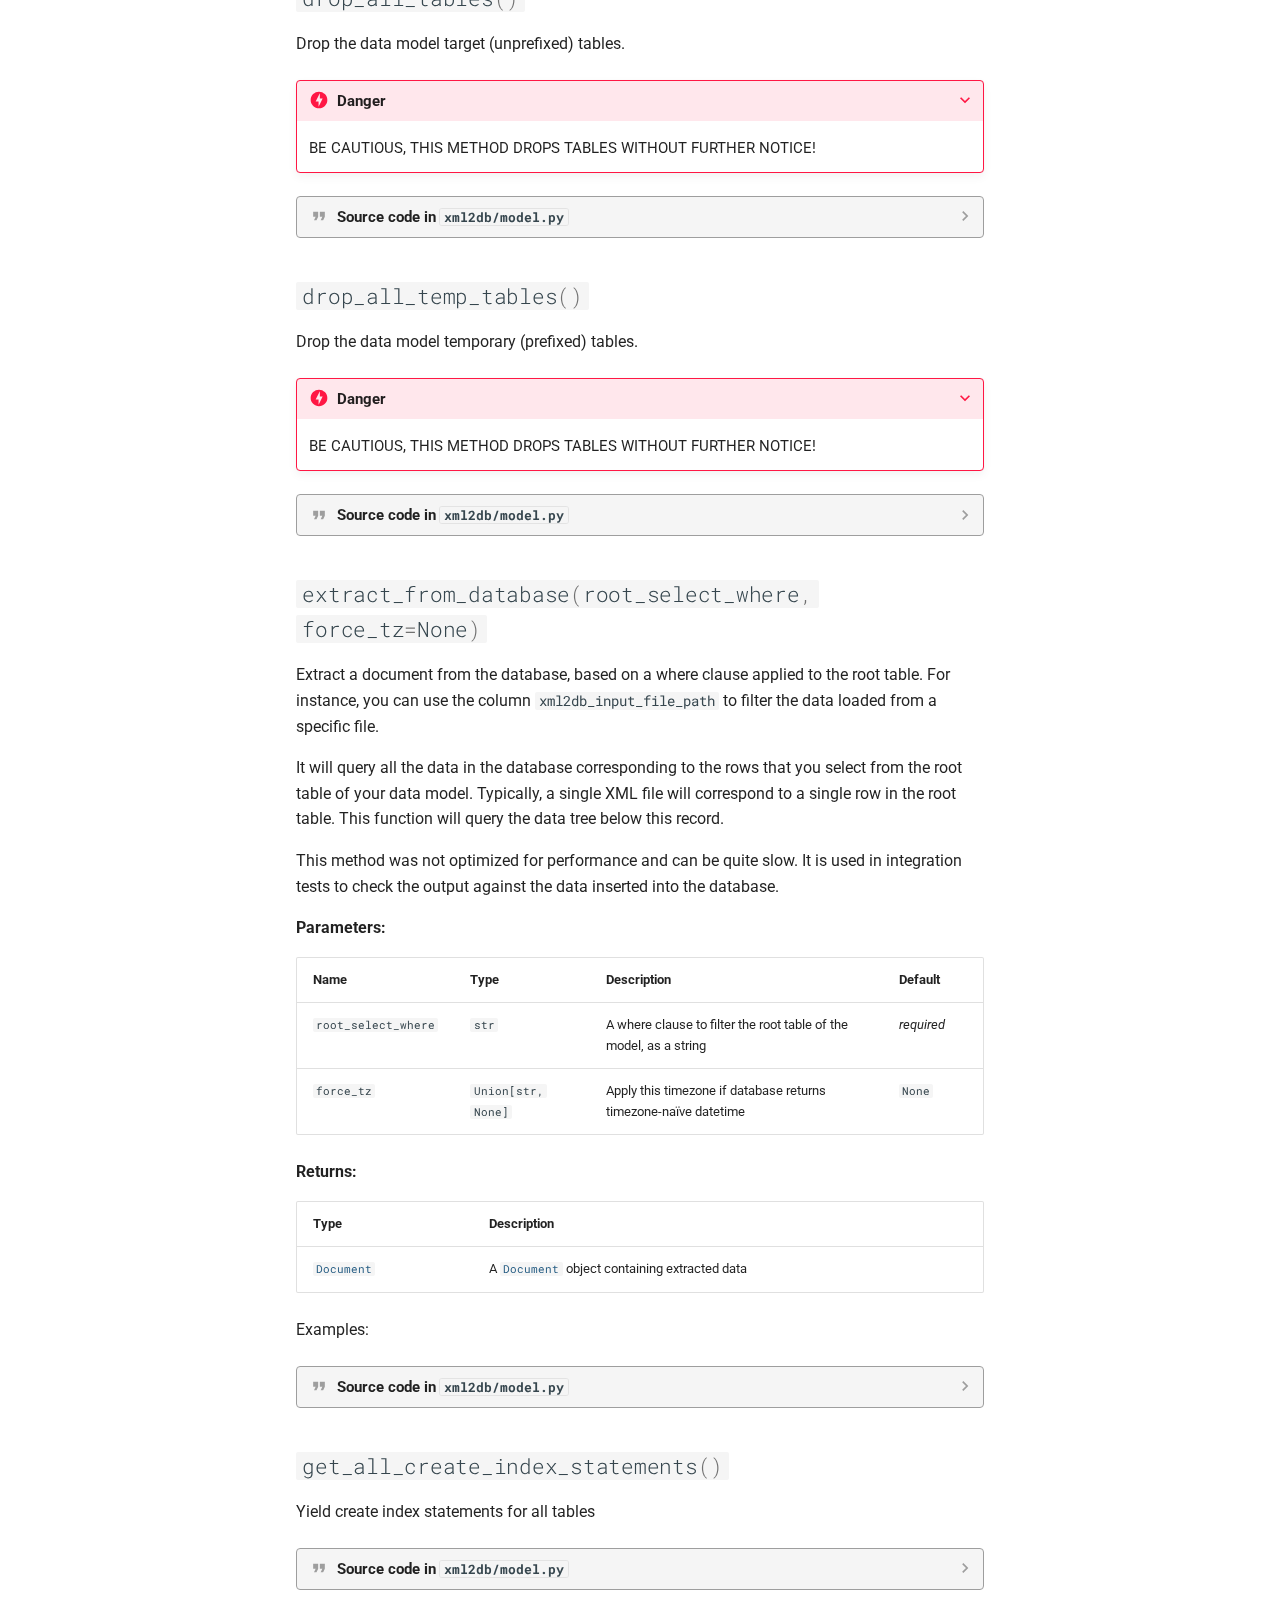
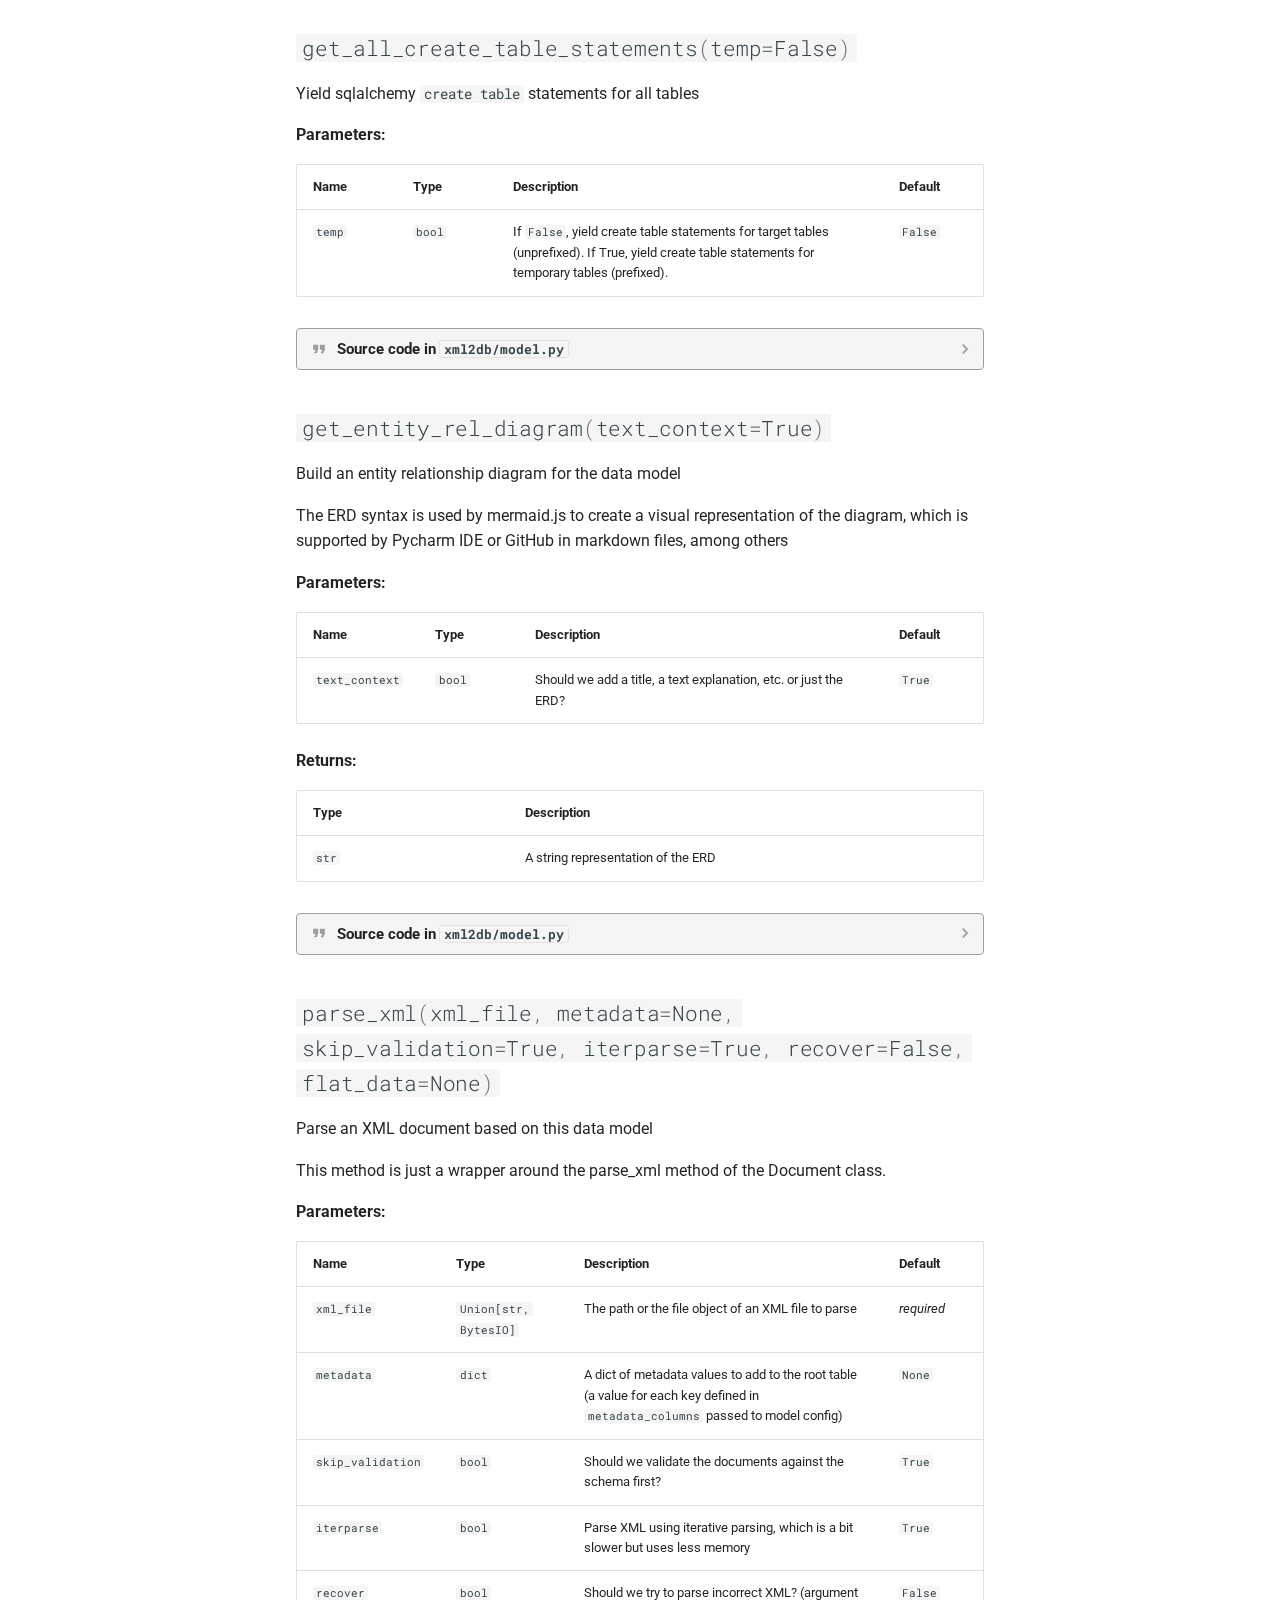
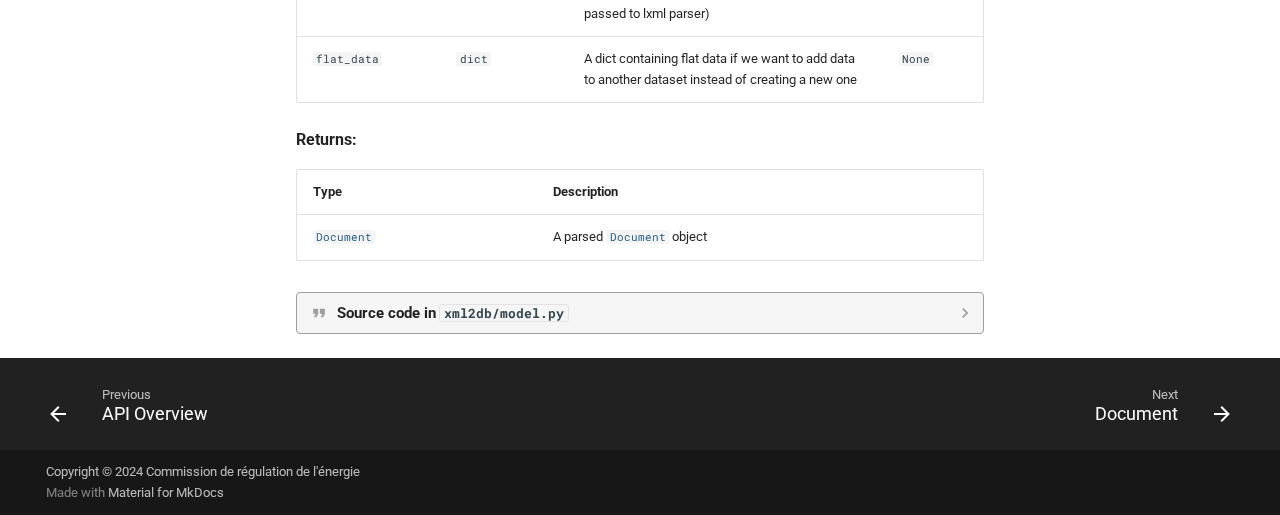
<file: api/data_model/index.html>
<!doctype html>
<html lang="en" class="no-js">
  <head>
    
      <meta charset="utf-8">
      <meta name="viewport" content="width=device-width,initial-scale=1">
      
        <meta name="description" content="Xml2db is a Python package to load XML files into a relational database. It handles complex XML and works out of the box, without any custom mapping rules.">
      
      
      
        <link rel="canonical" href="https://cre-dev.github.io/xml2db/api/data_model/">
      
      
        <link rel="prev" href="../overview/">
      
      
        <link rel="next" href="../document/">
      
      
      <link rel="icon" href="../../assets/images/favicon.png">
      <meta name="generator" content="mkdocs-1.6.1, mkdocs-material-9.6.2">
    
    
      
        <title>DataModel - Xml2db Docs</title>
      
    
    
      <link rel="stylesheet" href="../../assets/stylesheets/main.d7758b05.min.css">
      
      


    
    
      
    
    
      
        
        
        <link rel="preconnect" href="https://fonts.gstatic.com" crossorigin>
        <link rel="stylesheet" href="https://fonts.googleapis.com/css?family=Roboto:300,300i,400,400i,700,700i%7CRoboto+Mono:400,400i,700,700i&display=fallback">
        <style>:root{--md-text-font:"Roboto";--md-code-font:"Roboto Mono"}</style>
      
    
    
      <link rel="stylesheet" href="../../assets/_mkdocstrings.css">
    
      <link rel="stylesheet" href="../../stylesheets/extra.css">
    
    <script>__md_scope=new URL("../..",location),__md_hash=e=>[...e].reduce(((e,_)=>(e<<5)-e+_.charCodeAt(0)),0),__md_get=(e,_=localStorage,t=__md_scope)=>JSON.parse(_.getItem(t.pathname+"."+e)),__md_set=(e,_,t=localStorage,a=__md_scope)=>{try{t.setItem(a.pathname+"."+e,JSON.stringify(_))}catch(e){}}</script>
    
      

    
    
    
  <meta name="google-site-verification" content="ZzNMQmGw7RRGSr57kvJIkBXK5FW3K3PrIGk2BY2DspM" />

  </head>
  
  
    <body dir="ltr">
  
    
    <input class="md-toggle" data-md-toggle="drawer" type="checkbox" id="__drawer" autocomplete="off">
    <input class="md-toggle" data-md-toggle="search" type="checkbox" id="__search" autocomplete="off">
    <label class="md-overlay" for="__drawer"></label>
    <div data-md-component="skip">
      
        
        <a href="#datamodel" class="md-skip">
          Skip to content
        </a>
      
    </div>
    <div data-md-component="announce">
      
    </div>
    
    
      

  

<header class="md-header md-header--shadow" data-md-component="header">
  <nav class="md-header__inner md-grid" aria-label="Header">
    <a href="../.." title="Xml2db Docs" class="md-header__button md-logo" aria-label="Xml2db Docs" data-md-component="logo">
      
  
  <svg xmlns="http://www.w3.org/2000/svg" viewBox="0 0 24 24"><path d="M12 8a3 3 0 0 0 3-3 3 3 0 0 0-3-3 3 3 0 0 0-3 3 3 3 0 0 0 3 3m0 3.54C9.64 9.35 6.5 8 3 8v11c3.5 0 6.64 1.35 9 3.54 2.36-2.19 5.5-3.54 9-3.54V8c-3.5 0-6.64 1.35-9 3.54"/></svg>

    </a>
    <label class="md-header__button md-icon" for="__drawer">
      
      <svg xmlns="http://www.w3.org/2000/svg" viewBox="0 0 24 24"><path d="M3 6h18v2H3zm0 5h18v2H3zm0 5h18v2H3z"/></svg>
    </label>
    <div class="md-header__title" data-md-component="header-title">
      <div class="md-header__ellipsis">
        <div class="md-header__topic">
          <span class="md-ellipsis">
            Xml2db Docs
          </span>
        </div>
        <div class="md-header__topic" data-md-component="header-topic">
          <span class="md-ellipsis">
            
              DataModel
            
          </span>
        </div>
      </div>
    </div>
    
    
      <script>var palette=__md_get("__palette");if(palette&&palette.color){if("(prefers-color-scheme)"===palette.color.media){var media=matchMedia("(prefers-color-scheme: light)"),input=document.querySelector(media.matches?"[data-md-color-media='(prefers-color-scheme: light)']":"[data-md-color-media='(prefers-color-scheme: dark)']");palette.color.media=input.getAttribute("data-md-color-media"),palette.color.scheme=input.getAttribute("data-md-color-scheme"),palette.color.primary=input.getAttribute("data-md-color-primary"),palette.color.accent=input.getAttribute("data-md-color-accent")}for(var[key,value]of Object.entries(palette.color))document.body.setAttribute("data-md-color-"+key,value)}</script>
    
    
    
      <label class="md-header__button md-icon" for="__search">
        
        <svg xmlns="http://www.w3.org/2000/svg" viewBox="0 0 24 24"><path d="M9.5 3A6.5 6.5 0 0 1 16 9.5c0 1.61-.59 3.09-1.56 4.23l.27.27h.79l5 5-1.5 1.5-5-5v-.79l-.27-.27A6.52 6.52 0 0 1 9.5 16 6.5 6.5 0 0 1 3 9.5 6.5 6.5 0 0 1 9.5 3m0 2C7 5 5 7 5 9.5S7 14 9.5 14 14 12 14 9.5 12 5 9.5 5"/></svg>
      </label>
      <div class="md-search" data-md-component="search" role="dialog">
  <label class="md-search__overlay" for="__search"></label>
  <div class="md-search__inner" role="search">
    <form class="md-search__form" name="search">
      <input type="text" class="md-search__input" name="query" aria-label="Search" placeholder="Search" autocapitalize="off" autocorrect="off" autocomplete="off" spellcheck="false" data-md-component="search-query" required>
      <label class="md-search__icon md-icon" for="__search">
        
        <svg xmlns="http://www.w3.org/2000/svg" viewBox="0 0 24 24"><path d="M9.5 3A6.5 6.5 0 0 1 16 9.5c0 1.61-.59 3.09-1.56 4.23l.27.27h.79l5 5-1.5 1.5-5-5v-.79l-.27-.27A6.52 6.52 0 0 1 9.5 16 6.5 6.5 0 0 1 3 9.5 6.5 6.5 0 0 1 9.5 3m0 2C7 5 5 7 5 9.5S7 14 9.5 14 14 12 14 9.5 12 5 9.5 5"/></svg>
        
        <svg xmlns="http://www.w3.org/2000/svg" viewBox="0 0 24 24"><path d="M20 11v2H8l5.5 5.5-1.42 1.42L4.16 12l7.92-7.92L13.5 5.5 8 11z"/></svg>
      </label>
      <nav class="md-search__options" aria-label="Search">
        
        <button type="reset" class="md-search__icon md-icon" title="Clear" aria-label="Clear" tabindex="-1">
          
          <svg xmlns="http://www.w3.org/2000/svg" viewBox="0 0 24 24"><path d="M19 6.41 17.59 5 12 10.59 6.41 5 5 6.41 10.59 12 5 17.59 6.41 19 12 13.41 17.59 19 19 17.59 13.41 12z"/></svg>
        </button>
      </nav>
      
    </form>
    <div class="md-search__output">
      <div class="md-search__scrollwrap" tabindex="0" data-md-scrollfix>
        <div class="md-search-result" data-md-component="search-result">
          <div class="md-search-result__meta">
            Initializing search
          </div>
          <ol class="md-search-result__list" role="presentation"></ol>
        </div>
      </div>
    </div>
  </div>
</div>
    
    
      <div class="md-header__source">
        <a href="https://github.com/cre-dev/xml2db" title="Go to repository" class="md-source" data-md-component="source">
  <div class="md-source__icon md-icon">
    
    <svg xmlns="http://www.w3.org/2000/svg" viewBox="0 0 496 512"><!--! Font Awesome Free 6.7.2 by @fontawesome - https://fontawesome.com License - https://fontawesome.com/license/free (Icons: CC BY 4.0, Fonts: SIL OFL 1.1, Code: MIT License) Copyright 2024 Fonticons, Inc.--><path d="M165.9 397.4c0 2-2.3 3.6-5.2 3.6-3.3.3-5.6-1.3-5.6-3.6 0-2 2.3-3.6 5.2-3.6 3-.3 5.6 1.3 5.6 3.6m-31.1-4.5c-.7 2 1.3 4.3 4.3 4.9 2.6 1 5.6 0 6.2-2s-1.3-4.3-4.3-5.2c-2.6-.7-5.5.3-6.2 2.3m44.2-1.7c-2.9.7-4.9 2.6-4.6 4.9.3 2 2.9 3.3 5.9 2.6 2.9-.7 4.9-2.6 4.6-4.6-.3-1.9-3-3.2-5.9-2.9M244.8 8C106.1 8 0 113.3 0 252c0 110.9 69.8 205.8 169.5 239.2 12.8 2.3 17.3-5.6 17.3-12.1 0-6.2-.3-40.4-.3-61.4 0 0-70 15-84.7-29.8 0 0-11.4-29.1-27.8-36.6 0 0-22.9-15.7 1.6-15.4 0 0 24.9 2 38.6 25.8 21.9 38.6 58.6 27.5 72.9 20.9 2.3-16 8.8-27.1 16-33.7-55.9-6.2-112.3-14.3-112.3-110.5 0-27.5 7.6-41.3 23.6-58.9-2.6-6.5-11.1-33.3 2.6-67.9 20.9-6.5 69 27 69 27 20-5.6 41.5-8.5 62.8-8.5s42.8 2.9 62.8 8.5c0 0 48.1-33.6 69-27 13.7 34.7 5.2 61.4 2.6 67.9 16 17.7 25.8 31.5 25.8 58.9 0 96.5-58.9 104.2-114.8 110.5 9.2 7.9 17 22.9 17 46.4 0 33.7-.3 75.4-.3 83.6 0 6.5 4.6 14.4 17.3 12.1C428.2 457.8 496 362.9 496 252 496 113.3 383.5 8 244.8 8M97.2 352.9c-1.3 1-1 3.3.7 5.2 1.6 1.6 3.9 2.3 5.2 1 1.3-1 1-3.3-.7-5.2-1.6-1.6-3.9-2.3-5.2-1m-10.8-8.1c-.7 1.3.3 2.9 2.3 3.9 1.6 1 3.6.7 4.3-.7.7-1.3-.3-2.9-2.3-3.9-2-.6-3.6-.3-4.3.7m32.4 35.6c-1.6 1.3-1 4.3 1.3 6.2 2.3 2.3 5.2 2.6 6.5 1 1.3-1.3.7-4.3-1.3-6.2-2.2-2.3-5.2-2.6-6.5-1m-11.4-14.7c-1.6 1-1.6 3.6 0 5.9s4.3 3.3 5.6 2.3c1.6-1.3 1.6-3.9 0-6.2-1.4-2.3-4-3.3-5.6-2"/></svg>
  </div>
  <div class="md-source__repository">
    cre-dev/xml2db
  </div>
</a>
      </div>
    
  </nav>
  
</header>
    
    <div class="md-container" data-md-component="container">
      
      
        
          
        
      
      <main class="md-main" data-md-component="main">
        <div class="md-main__inner md-grid">
          
            
              
              <div class="md-sidebar md-sidebar--primary" data-md-component="sidebar" data-md-type="navigation" >
                <div class="md-sidebar__scrollwrap">
                  <div class="md-sidebar__inner">
                    



<nav class="md-nav md-nav--primary" aria-label="Navigation" data-md-level="0">
  <label class="md-nav__title" for="__drawer">
    <a href="../.." title="Xml2db Docs" class="md-nav__button md-logo" aria-label="Xml2db Docs" data-md-component="logo">
      
  
  <svg xmlns="http://www.w3.org/2000/svg" viewBox="0 0 24 24"><path d="M12 8a3 3 0 0 0 3-3 3 3 0 0 0-3-3 3 3 0 0 0-3 3 3 3 0 0 0 3 3m0 3.54C9.64 9.35 6.5 8 3 8v11c3.5 0 6.64 1.35 9 3.54 2.36-2.19 5.5-3.54 9-3.54V8c-3.5 0-6.64 1.35-9 3.54"/></svg>

    </a>
    Xml2db Docs
  </label>
  
    <div class="md-nav__source">
      <a href="https://github.com/cre-dev/xml2db" title="Go to repository" class="md-source" data-md-component="source">
  <div class="md-source__icon md-icon">
    
    <svg xmlns="http://www.w3.org/2000/svg" viewBox="0 0 496 512"><!--! Font Awesome Free 6.7.2 by @fontawesome - https://fontawesome.com License - https://fontawesome.com/license/free (Icons: CC BY 4.0, Fonts: SIL OFL 1.1, Code: MIT License) Copyright 2024 Fonticons, Inc.--><path d="M165.9 397.4c0 2-2.3 3.6-5.2 3.6-3.3.3-5.6-1.3-5.6-3.6 0-2 2.3-3.6 5.2-3.6 3-.3 5.6 1.3 5.6 3.6m-31.1-4.5c-.7 2 1.3 4.3 4.3 4.9 2.6 1 5.6 0 6.2-2s-1.3-4.3-4.3-5.2c-2.6-.7-5.5.3-6.2 2.3m44.2-1.7c-2.9.7-4.9 2.6-4.6 4.9.3 2 2.9 3.3 5.9 2.6 2.9-.7 4.9-2.6 4.6-4.6-.3-1.9-3-3.2-5.9-2.9M244.8 8C106.1 8 0 113.3 0 252c0 110.9 69.8 205.8 169.5 239.2 12.8 2.3 17.3-5.6 17.3-12.1 0-6.2-.3-40.4-.3-61.4 0 0-70 15-84.7-29.8 0 0-11.4-29.1-27.8-36.6 0 0-22.9-15.7 1.6-15.4 0 0 24.9 2 38.6 25.8 21.9 38.6 58.6 27.5 72.9 20.9 2.3-16 8.8-27.1 16-33.7-55.9-6.2-112.3-14.3-112.3-110.5 0-27.5 7.6-41.3 23.6-58.9-2.6-6.5-11.1-33.3 2.6-67.9 20.9-6.5 69 27 69 27 20-5.6 41.5-8.5 62.8-8.5s42.8 2.9 62.8 8.5c0 0 48.1-33.6 69-27 13.7 34.7 5.2 61.4 2.6 67.9 16 17.7 25.8 31.5 25.8 58.9 0 96.5-58.9 104.2-114.8 110.5 9.2 7.9 17 22.9 17 46.4 0 33.7-.3 75.4-.3 83.6 0 6.5 4.6 14.4 17.3 12.1C428.2 457.8 496 362.9 496 252 496 113.3 383.5 8 244.8 8M97.2 352.9c-1.3 1-1 3.3.7 5.2 1.6 1.6 3.9 2.3 5.2 1 1.3-1 1-3.3-.7-5.2-1.6-1.6-3.9-2.3-5.2-1m-10.8-8.1c-.7 1.3.3 2.9 2.3 3.9 1.6 1 3.6.7 4.3-.7.7-1.3-.3-2.9-2.3-3.9-2-.6-3.6-.3-4.3.7m32.4 35.6c-1.6 1.3-1 4.3 1.3 6.2 2.3 2.3 5.2 2.6 6.5 1 1.3-1.3.7-4.3-1.3-6.2-2.2-2.3-5.2-2.6-6.5-1m-11.4-14.7c-1.6 1-1.6 3.6 0 5.9s4.3 3.3 5.6 2.3c1.6-1.3 1.6-3.9 0-6.2-1.4-2.3-4-3.3-5.6-2"/></svg>
  </div>
  <div class="md-source__repository">
    cre-dev/xml2db
  </div>
</a>
    </div>
  
  <ul class="md-nav__list" data-md-scrollfix>
    
      
      
  
  
  
  
    <li class="md-nav__item">
      <a href="../.." class="md-nav__link">
        
  
  <span class="md-ellipsis">
    Introduction
    
  </span>
  

      </a>
    </li>
  

    
      
      
  
  
  
  
    <li class="md-nav__item">
      <a href="../../getting_started/" class="md-nav__link">
        
  
  <span class="md-ellipsis">
    Getting started
    
  </span>
  

      </a>
    </li>
  

    
      
      
  
  
  
  
    <li class="md-nav__item">
      <a href="../../configuring/" class="md-nav__link">
        
  
  <span class="md-ellipsis">
    Configuring your data model
    
  </span>
  

      </a>
    </li>
  

    
      
      
  
  
  
  
    <li class="md-nav__item">
      <a href="../../how_it_works/" class="md-nav__link">
        
  
  <span class="md-ellipsis">
    How it works
    
  </span>
  

      </a>
    </li>
  

    
      
      
  
  
    
  
  
  
    
    
    
    
    <li class="md-nav__item md-nav__item--active md-nav__item--nested">
      
        
        
        <input class="md-nav__toggle md-toggle " type="checkbox" id="__nav_5" checked>
        
          
          <label class="md-nav__link" for="__nav_5" id="__nav_5_label" tabindex="0">
            
  
  <span class="md-ellipsis">
    Api
    
  </span>
  

            <span class="md-nav__icon md-icon"></span>
          </label>
        
        <nav class="md-nav" data-md-level="1" aria-labelledby="__nav_5_label" aria-expanded="true">
          <label class="md-nav__title" for="__nav_5">
            <span class="md-nav__icon md-icon"></span>
            Api
          </label>
          <ul class="md-nav__list" data-md-scrollfix>
            
              
                
  
  
  
  
    <li class="md-nav__item">
      <a href="../overview/" class="md-nav__link">
        
  
  <span class="md-ellipsis">
    API Overview
    
  </span>
  

      </a>
    </li>
  

              
            
              
                
  
  
    
  
  
  
    <li class="md-nav__item md-nav__item--active">
      
      <input class="md-nav__toggle md-toggle" type="checkbox" id="__toc">
      
      
        
      
      
        <label class="md-nav__link md-nav__link--active" for="__toc">
          
  
  <span class="md-ellipsis">
    DataModel
    
  </span>
  

          <span class="md-nav__icon md-icon"></span>
        </label>
      
      <a href="./" class="md-nav__link md-nav__link--active">
        
  
  <span class="md-ellipsis">
    DataModel
    
  </span>
  

      </a>
      
        

<nav class="md-nav md-nav--secondary" aria-label="Table of contents">
  
  
  
    
  
  
    <label class="md-nav__title" for="__toc">
      <span class="md-nav__icon md-icon"></span>
      Table of contents
    </label>
    <ul class="md-nav__list" data-md-component="toc" data-md-scrollfix>
      
        <li class="md-nav__item">
  <a href="#xml2db.model.DataModel" class="md-nav__link">
    <span class="md-ellipsis">
      DataModel
    </span>
  </a>
  
</li>
      
        <li class="md-nav__item">
  <a href="#xml2db.model.DataModel.fk_ordered_tables" class="md-nav__link">
    <span class="md-ellipsis">
      fk_ordered_tables
    </span>
  </a>
  
</li>
      
        <li class="md-nav__item">
  <a href="#xml2db.model.DataModel.fk_ordered_tables_reversed" class="md-nav__link">
    <span class="md-ellipsis">
      fk_ordered_tables_reversed
    </span>
  </a>
  
</li>
      
        <li class="md-nav__item">
  <a href="#xml2db.model.DataModel._build_model" class="md-nav__link">
    <span class="md-ellipsis">
      _build_model
    </span>
  </a>
  
</li>
      
        <li class="md-nav__item">
  <a href="#xml2db.model.DataModel._create_table_model" class="md-nav__link">
    <span class="md-ellipsis">
      _create_table_model
    </span>
  </a>
  
</li>
      
        <li class="md-nav__item">
  <a href="#xml2db.model.DataModel._parse_tree" class="md-nav__link">
    <span class="md-ellipsis">
      _parse_tree
    </span>
  </a>
  
</li>
      
        <li class="md-nav__item">
  <a href="#xml2db.model.DataModel._repr_tree" class="md-nav__link">
    <span class="md-ellipsis">
      _repr_tree
    </span>
  </a>
  
</li>
      
        <li class="md-nav__item">
  <a href="#xml2db.model.DataModel.create_all_tables" class="md-nav__link">
    <span class="md-ellipsis">
      create_all_tables
    </span>
  </a>
  
</li>
      
        <li class="md-nav__item">
  <a href="#xml2db.model.DataModel.create_db_schema" class="md-nav__link">
    <span class="md-ellipsis">
      create_db_schema
    </span>
  </a>
  
</li>
      
        <li class="md-nav__item">
  <a href="#xml2db.model.DataModel.drop_all_tables" class="md-nav__link">
    <span class="md-ellipsis">
      drop_all_tables
    </span>
  </a>
  
</li>
      
        <li class="md-nav__item">
  <a href="#xml2db.model.DataModel.drop_all_temp_tables" class="md-nav__link">
    <span class="md-ellipsis">
      drop_all_temp_tables
    </span>
  </a>
  
</li>
      
        <li class="md-nav__item">
  <a href="#xml2db.model.DataModel.extract_from_database" class="md-nav__link">
    <span class="md-ellipsis">
      extract_from_database
    </span>
  </a>
  
</li>
      
        <li class="md-nav__item">
  <a href="#xml2db.model.DataModel.get_all_create_index_statements" class="md-nav__link">
    <span class="md-ellipsis">
      get_all_create_index_statements
    </span>
  </a>
  
</li>
      
        <li class="md-nav__item">
  <a href="#xml2db.model.DataModel.get_all_create_table_statements" class="md-nav__link">
    <span class="md-ellipsis">
      get_all_create_table_statements
    </span>
  </a>
  
</li>
      
        <li class="md-nav__item">
  <a href="#xml2db.model.DataModel.get_entity_rel_diagram" class="md-nav__link">
    <span class="md-ellipsis">
      get_entity_rel_diagram
    </span>
  </a>
  
</li>
      
        <li class="md-nav__item">
  <a href="#xml2db.model.DataModel.parse_xml" class="md-nav__link">
    <span class="md-ellipsis">
      parse_xml
    </span>
  </a>
  
</li>
      
    </ul>
  
</nav>
      
    </li>
  

              
            
              
                
  
  
  
  
    <li class="md-nav__item">
      <a href="../document/" class="md-nav__link">
        
  
  <span class="md-ellipsis">
    Document
    
  </span>
  

      </a>
    </li>
  

              
            
              
                
  
  
  
  
    <li class="md-nav__item">
      <a href="../xml_converter/" class="md-nav__link">
        
  
  <span class="md-ellipsis">
    XMLConverter
    
  </span>
  

      </a>
    </li>
  

              
            
          </ul>
        </nav>
      
    </li>
  

    
  </ul>
</nav>
                  </div>
                </div>
              </div>
            
            
              
              <div class="md-sidebar md-sidebar--secondary" data-md-component="sidebar" data-md-type="toc" >
                <div class="md-sidebar__scrollwrap">
                  <div class="md-sidebar__inner">
                    

<nav class="md-nav md-nav--secondary" aria-label="Table of contents">
  
  
  
    
  
  
    <label class="md-nav__title" for="__toc">
      <span class="md-nav__icon md-icon"></span>
      Table of contents
    </label>
    <ul class="md-nav__list" data-md-component="toc" data-md-scrollfix>
      
        <li class="md-nav__item">
  <a href="#xml2db.model.DataModel" class="md-nav__link">
    <span class="md-ellipsis">
      DataModel
    </span>
  </a>
  
</li>
      
        <li class="md-nav__item">
  <a href="#xml2db.model.DataModel.fk_ordered_tables" class="md-nav__link">
    <span class="md-ellipsis">
      fk_ordered_tables
    </span>
  </a>
  
</li>
      
        <li class="md-nav__item">
  <a href="#xml2db.model.DataModel.fk_ordered_tables_reversed" class="md-nav__link">
    <span class="md-ellipsis">
      fk_ordered_tables_reversed
    </span>
  </a>
  
</li>
      
        <li class="md-nav__item">
  <a href="#xml2db.model.DataModel._build_model" class="md-nav__link">
    <span class="md-ellipsis">
      _build_model
    </span>
  </a>
  
</li>
      
        <li class="md-nav__item">
  <a href="#xml2db.model.DataModel._create_table_model" class="md-nav__link">
    <span class="md-ellipsis">
      _create_table_model
    </span>
  </a>
  
</li>
      
        <li class="md-nav__item">
  <a href="#xml2db.model.DataModel._parse_tree" class="md-nav__link">
    <span class="md-ellipsis">
      _parse_tree
    </span>
  </a>
  
</li>
      
        <li class="md-nav__item">
  <a href="#xml2db.model.DataModel._repr_tree" class="md-nav__link">
    <span class="md-ellipsis">
      _repr_tree
    </span>
  </a>
  
</li>
      
        <li class="md-nav__item">
  <a href="#xml2db.model.DataModel.create_all_tables" class="md-nav__link">
    <span class="md-ellipsis">
      create_all_tables
    </span>
  </a>
  
</li>
      
        <li class="md-nav__item">
  <a href="#xml2db.model.DataModel.create_db_schema" class="md-nav__link">
    <span class="md-ellipsis">
      create_db_schema
    </span>
  </a>
  
</li>
      
        <li class="md-nav__item">
  <a href="#xml2db.model.DataModel.drop_all_tables" class="md-nav__link">
    <span class="md-ellipsis">
      drop_all_tables
    </span>
  </a>
  
</li>
      
        <li class="md-nav__item">
  <a href="#xml2db.model.DataModel.drop_all_temp_tables" class="md-nav__link">
    <span class="md-ellipsis">
      drop_all_temp_tables
    </span>
  </a>
  
</li>
      
        <li class="md-nav__item">
  <a href="#xml2db.model.DataModel.extract_from_database" class="md-nav__link">
    <span class="md-ellipsis">
      extract_from_database
    </span>
  </a>
  
</li>
      
        <li class="md-nav__item">
  <a href="#xml2db.model.DataModel.get_all_create_index_statements" class="md-nav__link">
    <span class="md-ellipsis">
      get_all_create_index_statements
    </span>
  </a>
  
</li>
      
        <li class="md-nav__item">
  <a href="#xml2db.model.DataModel.get_all_create_table_statements" class="md-nav__link">
    <span class="md-ellipsis">
      get_all_create_table_statements
    </span>
  </a>
  
</li>
      
        <li class="md-nav__item">
  <a href="#xml2db.model.DataModel.get_entity_rel_diagram" class="md-nav__link">
    <span class="md-ellipsis">
      get_entity_rel_diagram
    </span>
  </a>
  
</li>
      
        <li class="md-nav__item">
  <a href="#xml2db.model.DataModel.parse_xml" class="md-nav__link">
    <span class="md-ellipsis">
      parse_xml
    </span>
  </a>
  
</li>
      
    </ul>
  
</nav>
                  </div>
                </div>
              </div>
            
          
          
            <div class="md-content" data-md-component="content">
              <article class="md-content__inner md-typeset">
                
                  


  
  


<h1 id="datamodel">DataModel<a class="headerlink" href="#datamodel" title="Permanent link">&para;</a></h1>


<div class="doc doc-object doc-class">



<a id="xml2db.model.DataModel"></a>
    <div class="doc doc-contents first">


        <p>A class to manage a data model based on an XML schema and its database equivalent.</p>
<p>It is the main entry point for <code>xml2db</code>.</p>
<p>This class allows parsing an XSD file to build  a representation of the XML schema, simplify it and convert it into
a set of database tables. It also allows <a href="./#xml2db.model.DataModel.parse_xml">parsing XML documents</a> that fit this
XML schema and importing their content into a database.</p>


<p><span class="doc-section-title">Parameters:</span></p>
    <table>
      <thead>
        <tr>
          <th>Name</th>
          <th>Type</th>
          <th>Description</th>
          <th>Default</th>
        </tr>
      </thead>
      <tbody>
          <tr class="doc-section-item">
            <td>
                <code>xsd_file</code>
            </td>
            <td>
                  <code>str</code>
            </td>
            <td>
              <div class="doc-md-description">
                <p>A path to a XSD file</p>
              </div>
            </td>
            <td>
                <em>required</em>
            </td>
          </tr>
          <tr class="doc-section-item">
            <td>
                <code>short_name</code>
            </td>
            <td>
                  <code>str</code>
            </td>
            <td>
              <div class="doc-md-description">
                <p>A short name for the schema</p>
              </div>
            </td>
            <td>
                  <code>&#39;DocumentRoot&#39;</code>
            </td>
          </tr>
          <tr class="doc-section-item">
            <td>
                <code>long_name</code>
            </td>
            <td>
                  <code>str</code>
            </td>
            <td>
              <div class="doc-md-description">
                <p>A longer name for the schema</p>
              </div>
            </td>
            <td>
                  <code>None</code>
            </td>
          </tr>
          <tr class="doc-section-item">
            <td>
                <code>base_url</code>
            </td>
            <td>
                  <code>str</code>
            </td>
            <td>
              <div class="doc-md-description">
                <p>The root folder to find other dependant XSD files (by default, the location of the provided XSD file)</p>
              </div>
            </td>
            <td>
                  <code>None</code>
            </td>
          </tr>
          <tr class="doc-section-item">
            <td>
                <code>model_config</code>
            </td>
            <td>
                  <code>dict</code>
            </td>
            <td>
              <div class="doc-md-description">
                <p>A config dict to provide options for building the model (full options available here:
<a href="../../configuring/">Configuring your data model</a>)</p>
              </div>
            </td>
            <td>
                  <code>None</code>
            </td>
          </tr>
          <tr class="doc-section-item">
            <td>
                <code>connection_string</code>
            </td>
            <td>
                  <code>str</code>
            </td>
            <td>
              <div class="doc-md-description">
                <p>A database connection string (optional if you will not be loading data)</p>
              </div>
            </td>
            <td>
                  <code>None</code>
            </td>
          </tr>
          <tr class="doc-section-item">
            <td>
                <code>db_engine</code>
            </td>
            <td>
                  <code><span title="sqlalchemy.Engine">Engine</span></code>
            </td>
            <td>
              <div class="doc-md-description">
                <p>A <code>sqlalchemy.Engine</code> to use to connect to the database (it takes precedence over <code>connection_string</code>
and is optional if you will not be loading data)</p>
              </div>
            </td>
            <td>
                  <code>None</code>
            </td>
          </tr>
          <tr class="doc-section-item">
            <td>
                <code>db_type</code>
            </td>
            <td>
                  <code>str</code>
            </td>
            <td>
              <div class="doc-md-description">
                <p>The targeted database backend (<code>postgresql</code>, <code>mssql</code>, <code>mysql</code>...). It is ignored and inferred from
<code>connection_string</code> or <code>db_engine</code>, if provided</p>
              </div>
            </td>
            <td>
                  <code>None</code>
            </td>
          </tr>
          <tr class="doc-section-item">
            <td>
                <code>db_schema</code>
            </td>
            <td>
                  <code>str</code>
            </td>
            <td>
              <div class="doc-md-description">
                <p>A schema name to use in the database</p>
              </div>
            </td>
            <td>
                  <code>None</code>
            </td>
          </tr>
          <tr class="doc-section-item">
            <td>
                <code>temp_prefix</code>
            </td>
            <td>
                  <code>str</code>
            </td>
            <td>
              <div class="doc-md-description">
                <p>A prefix to use for temporary tables (if <code>None</code>, will be generated randomly)</p>
              </div>
            </td>
            <td>
                  <code>None</code>
            </td>
          </tr>
      </tbody>
    </table>


<p><span class="doc-section-title">Attributes:</span></p>
    <table>
      <thead>
        <tr>
          <th>Name</th>
          <th>Type</th>
          <th>Description</th>
        </tr>
      </thead>
      <tbody>
          <tr class="doc-section-item">
            <td><code><span title="xml2db.model.DataModel.xml_schema">xml_schema</span></code></td>
            <td>
            </td>
            <td>
              <div class="doc-md-description">
                <p>The <code>xmlschema.XMLSchema</code> object associated with this data model</p>
              </div>
            </td>
          </tr>
          <tr class="doc-section-item">
            <td><code><span title="xml2db.model.DataModel.lxml_schema">lxml_schema</span></code></td>
            <td>
            </td>
            <td>
              <div class="doc-md-description">
                <p>The <code>lxml.etree.XMLSchema</code> object associated with this data model</p>
              </div>
            </td>
          </tr>
          <tr class="doc-section-item">
            <td><code><span title="xml2db.model.DataModel.data_flow_name">data_flow_name</span></code></td>
            <td>
            </td>
            <td>
              <div class="doc-md-description">
                <p>A short identifier used for the data model (<code>short_name</code> argument value)</p>
              </div>
            </td>
          </tr>
          <tr class="doc-section-item">
            <td><code><span title="xml2db.model.DataModel.data_flow_long_name">data_flow_long_name</span></code></td>
            <td>
            </td>
            <td>
              <div class="doc-md-description">
                <p>A longer for the data model (<code>long_name</code> argument value)</p>
              </div>
            </td>
          </tr>
          <tr class="doc-section-item">
            <td><code><span title="xml2db.model.DataModel.db_schema">db_schema</span></code></td>
            <td>
            </td>
            <td>
              <div class="doc-md-description">
                <p>A database schema name to store the database tables</p>
              </div>
            </td>
          </tr>
          <tr class="doc-section-item">
            <td><code><span title="xml2db.model.DataModel.source_tree">source_tree</span></code></td>
            <td>
            </td>
            <td>
              <div class="doc-md-description">
                <p>A text representation of the source data model tree</p>
              </div>
            </td>
          </tr>
          <tr class="doc-section-item">
            <td><code><span title="xml2db.model.DataModel.target_tree">target_tree</span></code></td>
            <td>
            </td>
            <td>
              <div class="doc-md-description">
                <p>A text representation of the simplified data model tree which will be used to create target tables</p>
              </div>
            </td>
          </tr>
      </tbody>
    </table>


<p><span class="doc-section-title">Examples:</span></p>
    <p>Create a <code>DataModel</code> like this:</p>
    <div class="language-pycon highlight"><pre><span></span><code><span id="__span-0-1"><a id="__codelineno-0-1" name="__codelineno-0-1" href="#__codelineno-0-1"></a><span class="gp">&gt;&gt;&gt; </span><span class="n">data_model</span> <span class="o">=</span> <span class="n">DataModel</span><span class="p">(</span>
</span><span id="__span-0-2"><a id="__codelineno-0-2" name="__codelineno-0-2" href="#__codelineno-0-2"></a><span class="gp">&gt;&gt;&gt; </span>    <span class="n">xsd_file</span><span class="o">=</span><span class="s2">&quot;path/to/file.xsd&quot;</span><span class="p">,</span>
</span><span id="__span-0-3"><a id="__codelineno-0-3" name="__codelineno-0-3" href="#__codelineno-0-3"></a><span class="gp">&gt;&gt;&gt; </span>    <span class="n">connection_string</span><span class="o">=</span><span class="s2">&quot;postgresql+psycopg2://testuser:testuser@localhost:5432/testdb&quot;</span><span class="p">,</span>
</span><span id="__span-0-4"><a id="__codelineno-0-4" name="__codelineno-0-4" href="#__codelineno-0-4"></a><span class="gp">&gt;&gt;&gt; </span><span class="p">)</span>
</span></code></pre></div>






                  <details class="quote">
                    <summary>Source code in <code>xml2db/model.py</code></summary>
                    <div class="language-python highlight"><table class="highlighttable"><tr><td class="linenos"><div class="linenodiv"><pre><span></span><span class="normal"><a href="#__codelineno-0-70"> 70</a></span>
<span class="normal"><a href="#__codelineno-0-71"> 71</a></span>
<span class="normal"><a href="#__codelineno-0-72"> 72</a></span>
<span class="normal"><a href="#__codelineno-0-73"> 73</a></span>
<span class="normal"><a href="#__codelineno-0-74"> 74</a></span>
<span class="normal"><a href="#__codelineno-0-75"> 75</a></span>
<span class="normal"><a href="#__codelineno-0-76"> 76</a></span>
<span class="normal"><a href="#__codelineno-0-77"> 77</a></span>
<span class="normal"><a href="#__codelineno-0-78"> 78</a></span>
<span class="normal"><a href="#__codelineno-0-79"> 79</a></span>
<span class="normal"><a href="#__codelineno-0-80"> 80</a></span>
<span class="normal"><a href="#__codelineno-0-81"> 81</a></span>
<span class="normal"><a href="#__codelineno-0-82"> 82</a></span>
<span class="normal"><a href="#__codelineno-0-83"> 83</a></span>
<span class="normal"><a href="#__codelineno-0-84"> 84</a></span>
<span class="normal"><a href="#__codelineno-0-85"> 85</a></span>
<span class="normal"><a href="#__codelineno-0-86"> 86</a></span>
<span class="normal"><a href="#__codelineno-0-87"> 87</a></span>
<span class="normal"><a href="#__codelineno-0-88"> 88</a></span>
<span class="normal"><a href="#__codelineno-0-89"> 89</a></span>
<span class="normal"><a href="#__codelineno-0-90"> 90</a></span>
<span class="normal"><a href="#__codelineno-0-91"> 91</a></span>
<span class="normal"><a href="#__codelineno-0-92"> 92</a></span>
<span class="normal"><a href="#__codelineno-0-93"> 93</a></span>
<span class="normal"><a href="#__codelineno-0-94"> 94</a></span>
<span class="normal"><a href="#__codelineno-0-95"> 95</a></span>
<span class="normal"><a href="#__codelineno-0-96"> 96</a></span>
<span class="normal"><a href="#__codelineno-0-97"> 97</a></span>
<span class="normal"><a href="#__codelineno-0-98"> 98</a></span>
<span class="normal"><a href="#__codelineno-0-99"> 99</a></span>
<span class="normal"><a href="#__codelineno-0-100">100</a></span>
<span class="normal"><a href="#__codelineno-0-101">101</a></span>
<span class="normal"><a href="#__codelineno-0-102">102</a></span>
<span class="normal"><a href="#__codelineno-0-103">103</a></span>
<span class="normal"><a href="#__codelineno-0-104">104</a></span>
<span class="normal"><a href="#__codelineno-0-105">105</a></span>
<span class="normal"><a href="#__codelineno-0-106">106</a></span>
<span class="normal"><a href="#__codelineno-0-107">107</a></span>
<span class="normal"><a href="#__codelineno-0-108">108</a></span>
<span class="normal"><a href="#__codelineno-0-109">109</a></span>
<span class="normal"><a href="#__codelineno-0-110">110</a></span>
<span class="normal"><a href="#__codelineno-0-111">111</a></span>
<span class="normal"><a href="#__codelineno-0-112">112</a></span>
<span class="normal"><a href="#__codelineno-0-113">113</a></span>
<span class="normal"><a href="#__codelineno-0-114">114</a></span>
<span class="normal"><a href="#__codelineno-0-115">115</a></span>
<span class="normal"><a href="#__codelineno-0-116">116</a></span>
<span class="normal"><a href="#__codelineno-0-117">117</a></span>
<span class="normal"><a href="#__codelineno-0-118">118</a></span>
<span class="normal"><a href="#__codelineno-0-119">119</a></span>
<span class="normal"><a href="#__codelineno-0-120">120</a></span>
<span class="normal"><a href="#__codelineno-0-121">121</a></span>
<span class="normal"><a href="#__codelineno-0-122">122</a></span>
<span class="normal"><a href="#__codelineno-0-123">123</a></span>
<span class="normal"><a href="#__codelineno-0-124">124</a></span>
<span class="normal"><a href="#__codelineno-0-125">125</a></span>
<span class="normal"><a href="#__codelineno-0-126">126</a></span>
<span class="normal"><a href="#__codelineno-0-127">127</a></span>
<span class="normal"><a href="#__codelineno-0-128">128</a></span>
<span class="normal"><a href="#__codelineno-0-129">129</a></span>
<span class="normal"><a href="#__codelineno-0-130">130</a></span>
<span class="normal"><a href="#__codelineno-0-131">131</a></span>
<span class="normal"><a href="#__codelineno-0-132">132</a></span>
<span class="normal"><a href="#__codelineno-0-133">133</a></span>
<span class="normal"><a href="#__codelineno-0-134">134</a></span>
<span class="normal"><a href="#__codelineno-0-135">135</a></span>
<span class="normal"><a href="#__codelineno-0-136">136</a></span></pre></div></td><td class="code"><div><pre><span></span><code><span id="__span-0-70"><a id="__codelineno-0-70" name="__codelineno-0-70"></a><span class="k">def</span><span class="w"> </span><span class="fm">__init__</span><span class="p">(</span>
</span><span id="__span-0-71"><a id="__codelineno-0-71" name="__codelineno-0-71"></a>    <span class="bp">self</span><span class="p">,</span>
</span><span id="__span-0-72"><a id="__codelineno-0-72" name="__codelineno-0-72"></a>    <span class="n">xsd_file</span><span class="p">:</span> <span class="nb">str</span><span class="p">,</span>
</span><span id="__span-0-73"><a id="__codelineno-0-73" name="__codelineno-0-73"></a>    <span class="n">short_name</span><span class="p">:</span> <span class="nb">str</span> <span class="o">=</span> <span class="s2">&quot;DocumentRoot&quot;</span><span class="p">,</span>
</span><span id="__span-0-74"><a id="__codelineno-0-74" name="__codelineno-0-74"></a>    <span class="n">long_name</span><span class="p">:</span> <span class="nb">str</span> <span class="o">=</span> <span class="kc">None</span><span class="p">,</span>
</span><span id="__span-0-75"><a id="__codelineno-0-75" name="__codelineno-0-75"></a>    <span class="n">base_url</span><span class="p">:</span> <span class="nb">str</span> <span class="o">=</span> <span class="kc">None</span><span class="p">,</span>
</span><span id="__span-0-76"><a id="__codelineno-0-76" name="__codelineno-0-76"></a>    <span class="n">model_config</span><span class="p">:</span> <span class="nb">dict</span> <span class="o">=</span> <span class="kc">None</span><span class="p">,</span>
</span><span id="__span-0-77"><a id="__codelineno-0-77" name="__codelineno-0-77"></a>    <span class="n">connection_string</span><span class="p">:</span> <span class="nb">str</span> <span class="o">=</span> <span class="kc">None</span><span class="p">,</span>
</span><span id="__span-0-78"><a id="__codelineno-0-78" name="__codelineno-0-78"></a>    <span class="n">db_engine</span><span class="p">:</span> <span class="n">sqlalchemy</span><span class="o">.</span><span class="n">Engine</span> <span class="o">=</span> <span class="kc">None</span><span class="p">,</span>
</span><span id="__span-0-79"><a id="__codelineno-0-79" name="__codelineno-0-79"></a>    <span class="n">db_type</span><span class="p">:</span> <span class="nb">str</span> <span class="o">=</span> <span class="kc">None</span><span class="p">,</span>
</span><span id="__span-0-80"><a id="__codelineno-0-80" name="__codelineno-0-80"></a>    <span class="n">db_schema</span><span class="p">:</span> <span class="nb">str</span> <span class="o">=</span> <span class="kc">None</span><span class="p">,</span>
</span><span id="__span-0-81"><a id="__codelineno-0-81" name="__codelineno-0-81"></a>    <span class="n">temp_prefix</span><span class="p">:</span> <span class="nb">str</span> <span class="o">=</span> <span class="kc">None</span><span class="p">,</span>
</span><span id="__span-0-82"><a id="__codelineno-0-82" name="__codelineno-0-82"></a><span class="p">):</span>
</span><span id="__span-0-83"><a id="__codelineno-0-83" name="__codelineno-0-83"></a>    <span class="bp">self</span><span class="o">.</span><span class="n">model_config</span> <span class="o">=</span> <span class="bp">self</span><span class="o">.</span><span class="n">_validate_config</span><span class="p">(</span><span class="n">model_config</span><span class="p">)</span>
</span><span id="__span-0-84"><a id="__codelineno-0-84" name="__codelineno-0-84"></a>    <span class="bp">self</span><span class="o">.</span><span class="n">tables_config</span> <span class="o">=</span> <span class="n">model_config</span><span class="o">.</span><span class="n">get</span><span class="p">(</span><span class="s2">&quot;tables&quot;</span><span class="p">,</span> <span class="p">{})</span> <span class="k">if</span> <span class="n">model_config</span> <span class="k">else</span> <span class="p">{}</span>
</span><span id="__span-0-85"><a id="__codelineno-0-85" name="__codelineno-0-85"></a>
</span><span id="__span-0-86"><a id="__codelineno-0-86" name="__codelineno-0-86"></a>    <span class="n">xsd_file_name</span> <span class="o">=</span> <span class="n">xsd_file</span>
</span><span id="__span-0-87"><a id="__codelineno-0-87" name="__codelineno-0-87"></a>    <span class="k">if</span> <span class="n">base_url</span> <span class="ow">is</span> <span class="kc">None</span><span class="p">:</span>
</span><span id="__span-0-88"><a id="__codelineno-0-88" name="__codelineno-0-88"></a>        <span class="n">base_url</span> <span class="o">=</span> <span class="n">os</span><span class="o">.</span><span class="n">path</span><span class="o">.</span><span class="n">normpath</span><span class="p">(</span><span class="n">os</span><span class="o">.</span><span class="n">path</span><span class="o">.</span><span class="n">dirname</span><span class="p">(</span><span class="n">xsd_file</span><span class="p">))</span>
</span><span id="__span-0-89"><a id="__codelineno-0-89" name="__codelineno-0-89"></a>        <span class="n">xsd_file_name</span> <span class="o">=</span> <span class="n">os</span><span class="o">.</span><span class="n">path</span><span class="o">.</span><span class="n">basename</span><span class="p">(</span><span class="n">xsd_file</span><span class="p">)</span>
</span><span id="__span-0-90"><a id="__codelineno-0-90" name="__codelineno-0-90"></a>
</span><span id="__span-0-91"><a id="__codelineno-0-91" name="__codelineno-0-91"></a>    <span class="bp">self</span><span class="o">.</span><span class="n">xml_schema</span> <span class="o">=</span> <span class="n">xmlschema</span><span class="o">.</span><span class="n">XMLSchema</span><span class="p">(</span><span class="n">xsd_file_name</span><span class="p">,</span> <span class="n">base_url</span><span class="o">=</span><span class="n">base_url</span><span class="p">)</span>
</span><span id="__span-0-92"><a id="__codelineno-0-92" name="__codelineno-0-92"></a>    <span class="bp">self</span><span class="o">.</span><span class="n">lxml_schema</span> <span class="o">=</span> <span class="n">etree</span><span class="o">.</span><span class="n">XMLSchema</span><span class="p">(</span><span class="n">etree</span><span class="o">.</span><span class="n">parse</span><span class="p">(</span><span class="n">xsd_file</span><span class="p">))</span>
</span><span id="__span-0-93"><a id="__codelineno-0-93" name="__codelineno-0-93"></a>
</span><span id="__span-0-94"><a id="__codelineno-0-94" name="__codelineno-0-94"></a>    <span class="bp">self</span><span class="o">.</span><span class="n">xml_converter</span> <span class="o">=</span> <span class="n">XMLConverter</span><span class="p">(</span><span class="n">data_model</span><span class="o">=</span><span class="bp">self</span><span class="p">)</span>
</span><span id="__span-0-95"><a id="__codelineno-0-95" name="__codelineno-0-95"></a>    <span class="bp">self</span><span class="o">.</span><span class="n">data_flow_name</span> <span class="o">=</span> <span class="n">short_name</span>
</span><span id="__span-0-96"><a id="__codelineno-0-96" name="__codelineno-0-96"></a>    <span class="bp">self</span><span class="o">.</span><span class="n">data_flow_long_name</span> <span class="o">=</span> <span class="n">long_name</span>
</span><span id="__span-0-97"><a id="__codelineno-0-97" name="__codelineno-0-97"></a>
</span><span id="__span-0-98"><a id="__codelineno-0-98" name="__codelineno-0-98"></a>    <span class="k">if</span> <span class="n">connection_string</span> <span class="ow">is</span> <span class="kc">None</span> <span class="ow">and</span> <span class="n">db_engine</span> <span class="ow">is</span> <span class="kc">None</span><span class="p">:</span>
</span><span id="__span-0-99"><a id="__codelineno-0-99" name="__codelineno-0-99"></a>        <span class="n">logger</span><span class="o">.</span><span class="n">warning</span><span class="p">(</span>
</span><span id="__span-0-100"><a id="__codelineno-0-100" name="__codelineno-0-100"></a>            <span class="s2">&quot;DataModel created without connection string cannot do actual imports&quot;</span>
</span><span id="__span-0-101"><a id="__codelineno-0-101" name="__codelineno-0-101"></a>        <span class="p">)</span>
</span><span id="__span-0-102"><a id="__codelineno-0-102" name="__codelineno-0-102"></a>        <span class="bp">self</span><span class="o">.</span><span class="n">engine</span> <span class="o">=</span> <span class="kc">None</span>
</span><span id="__span-0-103"><a id="__codelineno-0-103" name="__codelineno-0-103"></a>        <span class="bp">self</span><span class="o">.</span><span class="n">db_type</span> <span class="o">=</span> <span class="n">db_type</span>
</span><span id="__span-0-104"><a id="__codelineno-0-104" name="__codelineno-0-104"></a>    <span class="k">else</span><span class="p">:</span>
</span><span id="__span-0-105"><a id="__codelineno-0-105" name="__codelineno-0-105"></a>        <span class="k">if</span> <span class="n">db_engine</span><span class="p">:</span>
</span><span id="__span-0-106"><a id="__codelineno-0-106" name="__codelineno-0-106"></a>            <span class="bp">self</span><span class="o">.</span><span class="n">engine</span> <span class="o">=</span> <span class="n">db_engine</span>
</span><span id="__span-0-107"><a id="__codelineno-0-107" name="__codelineno-0-107"></a>        <span class="k">else</span><span class="p">:</span>
</span><span id="__span-0-108"><a id="__codelineno-0-108" name="__codelineno-0-108"></a>            <span class="n">engine_options</span> <span class="o">=</span> <span class="p">{}</span>
</span><span id="__span-0-109"><a id="__codelineno-0-109" name="__codelineno-0-109"></a>            <span class="k">if</span> <span class="s2">&quot;mssql&quot;</span> <span class="ow">in</span> <span class="n">connection_string</span><span class="p">:</span>
</span><span id="__span-0-110"><a id="__codelineno-0-110" name="__codelineno-0-110"></a>                <span class="n">engine_options</span> <span class="o">=</span> <span class="p">{</span>
</span><span id="__span-0-111"><a id="__codelineno-0-111" name="__codelineno-0-111"></a>                    <span class="s2">&quot;fast_executemany&quot;</span><span class="p">:</span> <span class="kc">True</span><span class="p">,</span>
</span><span id="__span-0-112"><a id="__codelineno-0-112" name="__codelineno-0-112"></a>                    <span class="s2">&quot;isolation_level&quot;</span><span class="p">:</span> <span class="s2">&quot;SERIALIZABLE&quot;</span><span class="p">,</span>
</span><span id="__span-0-113"><a id="__codelineno-0-113" name="__codelineno-0-113"></a>                <span class="p">}</span>
</span><span id="__span-0-114"><a id="__codelineno-0-114" name="__codelineno-0-114"></a>            <span class="bp">self</span><span class="o">.</span><span class="n">engine</span> <span class="o">=</span> <span class="n">create_engine</span><span class="p">(</span>
</span><span id="__span-0-115"><a id="__codelineno-0-115" name="__codelineno-0-115"></a>                <span class="n">connection_string</span><span class="p">,</span>
</span><span id="__span-0-116"><a id="__codelineno-0-116" name="__codelineno-0-116"></a>                <span class="o">**</span><span class="n">engine_options</span><span class="p">,</span>
</span><span id="__span-0-117"><a id="__codelineno-0-117" name="__codelineno-0-117"></a>            <span class="p">)</span>
</span><span id="__span-0-118"><a id="__codelineno-0-118" name="__codelineno-0-118"></a>        <span class="bp">self</span><span class="o">.</span><span class="n">db_type</span> <span class="o">=</span> <span class="bp">self</span><span class="o">.</span><span class="n">engine</span><span class="o">.</span><span class="n">dialect</span><span class="o">.</span><span class="n">name</span>
</span><span id="__span-0-119"><a id="__codelineno-0-119" name="__codelineno-0-119"></a>
</span><span id="__span-0-120"><a id="__codelineno-0-120" name="__codelineno-0-120"></a>    <span class="bp">self</span><span class="o">.</span><span class="n">db_schema</span> <span class="o">=</span> <span class="n">db_schema</span>
</span><span id="__span-0-121"><a id="__codelineno-0-121" name="__codelineno-0-121"></a>    <span class="bp">self</span><span class="o">.</span><span class="n">temp_prefix</span> <span class="o">=</span> <span class="nb">str</span><span class="p">(</span><span class="n">uuid4</span><span class="p">())[:</span><span class="mi">8</span><span class="p">]</span> <span class="k">if</span> <span class="n">temp_prefix</span> <span class="ow">is</span> <span class="kc">None</span> <span class="k">else</span> <span class="n">temp_prefix</span>
</span><span id="__span-0-122"><a id="__codelineno-0-122" name="__codelineno-0-122"></a>
</span><span id="__span-0-123"><a id="__codelineno-0-123" name="__codelineno-0-123"></a>    <span class="bp">self</span><span class="o">.</span><span class="n">tables</span> <span class="o">=</span> <span class="p">{}</span>
</span><span id="__span-0-124"><a id="__codelineno-0-124" name="__codelineno-0-124"></a>    <span class="bp">self</span><span class="o">.</span><span class="n">names_types_map</span> <span class="o">=</span> <span class="p">{}</span>
</span><span id="__span-0-125"><a id="__codelineno-0-125" name="__codelineno-0-125"></a>    <span class="bp">self</span><span class="o">.</span><span class="n">root_table</span> <span class="o">=</span> <span class="kc">None</span>
</span><span id="__span-0-126"><a id="__codelineno-0-126" name="__codelineno-0-126"></a>
</span><span id="__span-0-127"><a id="__codelineno-0-127" name="__codelineno-0-127"></a>    <span class="bp">self</span><span class="o">.</span><span class="n">types_transforms</span> <span class="o">=</span> <span class="p">{}</span>
</span><span id="__span-0-128"><a id="__codelineno-0-128" name="__codelineno-0-128"></a>    <span class="bp">self</span><span class="o">.</span><span class="n">fields_transforms</span> <span class="o">=</span> <span class="p">{}</span>
</span><span id="__span-0-129"><a id="__codelineno-0-129" name="__codelineno-0-129"></a>    <span class="bp">self</span><span class="o">.</span><span class="n">ordered_tables_keys</span> <span class="o">=</span> <span class="p">[]</span>
</span><span id="__span-0-130"><a id="__codelineno-0-130" name="__codelineno-0-130"></a>    <span class="bp">self</span><span class="o">.</span><span class="n">transaction_groups</span> <span class="o">=</span> <span class="p">[]</span>
</span><span id="__span-0-131"><a id="__codelineno-0-131" name="__codelineno-0-131"></a>    <span class="bp">self</span><span class="o">.</span><span class="n">source_tree</span> <span class="o">=</span> <span class="s2">&quot;&quot;</span>
</span><span id="__span-0-132"><a id="__codelineno-0-132" name="__codelineno-0-132"></a>    <span class="bp">self</span><span class="o">.</span><span class="n">target_tree</span> <span class="o">=</span> <span class="s2">&quot;&quot;</span>
</span><span id="__span-0-133"><a id="__codelineno-0-133" name="__codelineno-0-133"></a>    <span class="bp">self</span><span class="o">.</span><span class="n">metadata</span> <span class="o">=</span> <span class="n">MetaData</span><span class="p">()</span>
</span><span id="__span-0-134"><a id="__codelineno-0-134" name="__codelineno-0-134"></a>    <span class="bp">self</span><span class="o">.</span><span class="n">processed_at</span> <span class="o">=</span> <span class="n">datetime</span><span class="o">.</span><span class="n">now</span><span class="p">()</span>
</span><span id="__span-0-135"><a id="__codelineno-0-135" name="__codelineno-0-135"></a>
</span><span id="__span-0-136"><a id="__codelineno-0-136" name="__codelineno-0-136"></a>    <span class="bp">self</span><span class="o">.</span><span class="n">_build_model</span><span class="p">()</span>
</span></code></pre></div></td></tr></table></div>
                  </details>



  <div class="doc doc-children">







<div class="doc doc-object doc-attribute">



<h2 id="xml2db.model.DataModel.fk_ordered_tables" class="doc doc-heading">
            <code class="highlight language-python"><span class="n">fk_ordered_tables</span></code>

  <span class="doc doc-labels">
      <small class="doc doc-label doc-label-property"><code>property</code></small>
  </span>

<a href="#xml2db.model.DataModel.fk_ordered_tables" class="headerlink" title="Permanent link">&para;</a></h2>


    <div class="doc doc-contents ">

        <p>Yields tables in create/insert order (tables referenced in foreign keys first)</p>
    </div>

</div>

<div class="doc doc-object doc-attribute">



<h2 id="xml2db.model.DataModel.fk_ordered_tables_reversed" class="doc doc-heading">
            <code class="highlight language-python"><span class="n">fk_ordered_tables_reversed</span></code>

  <span class="doc doc-labels">
      <small class="doc doc-label doc-label-property"><code>property</code></small>
  </span>

<a href="#xml2db.model.DataModel.fk_ordered_tables_reversed" class="headerlink" title="Permanent link">&para;</a></h2>


    <div class="doc doc-contents ">

        <p>Yields tables in drop/delete order (tables referencing foreign keys first)</p>
    </div>

</div>



<div class="doc doc-object doc-function">


<h2 id="xml2db.model.DataModel._build_model" class="doc doc-heading">
            <code class="highlight language-python"><span class="n">_build_model</span><span class="p">()</span></code>

<a href="#xml2db.model.DataModel._build_model" class="headerlink" title="Permanent link">&para;</a></h2>


    <div class="doc doc-contents ">

        <p>Build model from the provided XSD schema and config.</p>
<p>It will parse the XML schema, then simplify it, then create all sqlalchemy objects.</p>

            <details class="quote">
              <summary>Source code in <code>xml2db/model.py</code></summary>
              <div class="language-python highlight"><table class="highlighttable"><tr><td class="linenos"><div class="linenodiv"><pre><span></span><span class="normal"><a href="#__codelineno-0-222">222</a></span>
<span class="normal"><a href="#__codelineno-0-223">223</a></span>
<span class="normal"><a href="#__codelineno-0-224">224</a></span>
<span class="normal"><a href="#__codelineno-0-225">225</a></span>
<span class="normal"><a href="#__codelineno-0-226">226</a></span>
<span class="normal"><a href="#__codelineno-0-227">227</a></span>
<span class="normal"><a href="#__codelineno-0-228">228</a></span>
<span class="normal"><a href="#__codelineno-0-229">229</a></span>
<span class="normal"><a href="#__codelineno-0-230">230</a></span>
<span class="normal"><a href="#__codelineno-0-231">231</a></span>
<span class="normal"><a href="#__codelineno-0-232">232</a></span>
<span class="normal"><a href="#__codelineno-0-233">233</a></span>
<span class="normal"><a href="#__codelineno-0-234">234</a></span>
<span class="normal"><a href="#__codelineno-0-235">235</a></span>
<span class="normal"><a href="#__codelineno-0-236">236</a></span>
<span class="normal"><a href="#__codelineno-0-237">237</a></span>
<span class="normal"><a href="#__codelineno-0-238">238</a></span>
<span class="normal"><a href="#__codelineno-0-239">239</a></span>
<span class="normal"><a href="#__codelineno-0-240">240</a></span>
<span class="normal"><a href="#__codelineno-0-241">241</a></span>
<span class="normal"><a href="#__codelineno-0-242">242</a></span>
<span class="normal"><a href="#__codelineno-0-243">243</a></span>
<span class="normal"><a href="#__codelineno-0-244">244</a></span>
<span class="normal"><a href="#__codelineno-0-245">245</a></span>
<span class="normal"><a href="#__codelineno-0-246">246</a></span>
<span class="normal"><a href="#__codelineno-0-247">247</a></span>
<span class="normal"><a href="#__codelineno-0-248">248</a></span>
<span class="normal"><a href="#__codelineno-0-249">249</a></span>
<span class="normal"><a href="#__codelineno-0-250">250</a></span>
<span class="normal"><a href="#__codelineno-0-251">251</a></span>
<span class="normal"><a href="#__codelineno-0-252">252</a></span>
<span class="normal"><a href="#__codelineno-0-253">253</a></span>
<span class="normal"><a href="#__codelineno-0-254">254</a></span>
<span class="normal"><a href="#__codelineno-0-255">255</a></span>
<span class="normal"><a href="#__codelineno-0-256">256</a></span>
<span class="normal"><a href="#__codelineno-0-257">257</a></span>
<span class="normal"><a href="#__codelineno-0-258">258</a></span>
<span class="normal"><a href="#__codelineno-0-259">259</a></span>
<span class="normal"><a href="#__codelineno-0-260">260</a></span>
<span class="normal"><a href="#__codelineno-0-261">261</a></span>
<span class="normal"><a href="#__codelineno-0-262">262</a></span>
<span class="normal"><a href="#__codelineno-0-263">263</a></span>
<span class="normal"><a href="#__codelineno-0-264">264</a></span>
<span class="normal"><a href="#__codelineno-0-265">265</a></span>
<span class="normal"><a href="#__codelineno-0-266">266</a></span>
<span class="normal"><a href="#__codelineno-0-267">267</a></span>
<span class="normal"><a href="#__codelineno-0-268">268</a></span>
<span class="normal"><a href="#__codelineno-0-269">269</a></span>
<span class="normal"><a href="#__codelineno-0-270">270</a></span>
<span class="normal"><a href="#__codelineno-0-271">271</a></span>
<span class="normal"><a href="#__codelineno-0-272">272</a></span>
<span class="normal"><a href="#__codelineno-0-273">273</a></span></pre></div></td><td class="code"><div><pre><span></span><code><span id="__span-0-222"><a id="__codelineno-0-222" name="__codelineno-0-222"></a><span class="k">def</span><span class="w"> </span><span class="nf">_build_model</span><span class="p">(</span><span class="bp">self</span><span class="p">):</span>
</span><span id="__span-0-223"><a id="__codelineno-0-223" name="__codelineno-0-223"></a><span class="w">    </span><span class="sd">&quot;&quot;&quot;Build model from the provided XSD schema and config.</span>
</span><span id="__span-0-224"><a id="__codelineno-0-224" name="__codelineno-0-224"></a>
</span><span id="__span-0-225"><a id="__codelineno-0-225" name="__codelineno-0-225"></a><span class="sd">    It will parse the XML schema, then simplify it, then create all sqlalchemy objects.</span>
</span><span id="__span-0-226"><a id="__codelineno-0-226" name="__codelineno-0-226"></a><span class="sd">    &quot;&quot;&quot;</span>
</span><span id="__span-0-227"><a id="__codelineno-0-227" name="__codelineno-0-227"></a>    <span class="c1"># parse the XML schema recursively and hold a reference to the head table</span>
</span><span id="__span-0-228"><a id="__codelineno-0-228" name="__codelineno-0-228"></a>    <span class="n">root_table</span> <span class="o">=</span> <span class="bp">self</span><span class="o">.</span><span class="n">_parse_tree</span><span class="p">(</span>
</span><span id="__span-0-229"><a id="__codelineno-0-229" name="__codelineno-0-229"></a>        <span class="bp">self</span><span class="o">.</span><span class="n">xml_schema</span><span class="p">[</span><span class="mi">0</span><span class="p">]</span> <span class="k">if</span> <span class="nb">len</span><span class="p">(</span><span class="bp">self</span><span class="o">.</span><span class="n">xml_schema</span><span class="p">)</span> <span class="o">==</span> <span class="mi">1</span> <span class="k">else</span> <span class="bp">self</span><span class="o">.</span><span class="n">xml_schema</span>
</span><span id="__span-0-230"><a id="__codelineno-0-230" name="__codelineno-0-230"></a>    <span class="p">)</span>
</span><span id="__span-0-231"><a id="__codelineno-0-231" name="__codelineno-0-231"></a>    <span class="bp">self</span><span class="o">.</span><span class="n">root_table</span> <span class="o">=</span> <span class="n">root_table</span><span class="o">.</span><span class="n">type_name</span>
</span><span id="__span-0-232"><a id="__codelineno-0-232" name="__codelineno-0-232"></a>    <span class="c1"># compute a text representation of the original data model and store it</span>
</span><span id="__span-0-233"><a id="__codelineno-0-233" name="__codelineno-0-233"></a>    <span class="bp">self</span><span class="o">.</span><span class="n">source_tree</span> <span class="o">=</span> <span class="s2">&quot;</span><span class="se">\n</span><span class="s2">&quot;</span><span class="o">.</span><span class="n">join</span><span class="p">(</span><span class="bp">self</span><span class="o">.</span><span class="n">_repr_tree</span><span class="p">(</span><span class="n">root_table</span><span class="p">))</span>
</span><span id="__span-0-234"><a id="__codelineno-0-234" name="__codelineno-0-234"></a>    <span class="c1"># check user-provided configuration for tables</span>
</span><span id="__span-0-235"><a id="__codelineno-0-235" name="__codelineno-0-235"></a>    <span class="k">for</span> <span class="n">tb_config</span> <span class="ow">in</span> <span class="bp">self</span><span class="o">.</span><span class="n">model_config</span><span class="o">.</span><span class="n">get</span><span class="p">(</span><span class="s2">&quot;tables&quot;</span><span class="p">,</span> <span class="p">{}):</span>
</span><span id="__span-0-236"><a id="__codelineno-0-236" name="__codelineno-0-236"></a>        <span class="k">if</span> <span class="n">tb_config</span> <span class="ow">not</span> <span class="ow">in</span> <span class="bp">self</span><span class="o">.</span><span class="n">names_types_map</span><span class="p">:</span>
</span><span id="__span-0-237"><a id="__codelineno-0-237" name="__codelineno-0-237"></a>            <span class="k">raise</span> <span class="n">DataModelConfigError</span><span class="p">(</span>
</span><span id="__span-0-238"><a id="__codelineno-0-238" name="__codelineno-0-238"></a>                <span class="sa">f</span><span class="s2">&quot;Table &#39;</span><span class="si">{</span><span class="n">tb_config</span><span class="si">}</span><span class="s2">&#39; provided in config does not exist&quot;</span>
</span><span id="__span-0-239"><a id="__codelineno-0-239" name="__codelineno-0-239"></a>            <span class="p">)</span>
</span><span id="__span-0-240"><a id="__codelineno-0-240" name="__codelineno-0-240"></a>    <span class="c1"># simplify the data model recursively starting from the root table</span>
</span><span id="__span-0-241"><a id="__codelineno-0-241" name="__codelineno-0-241"></a>    <span class="bp">self</span><span class="o">.</span><span class="n">types_transforms</span><span class="p">,</span> <span class="bp">self</span><span class="o">.</span><span class="n">fields_transforms</span> <span class="o">=</span> <span class="n">root_table</span><span class="o">.</span><span class="n">simplify_table</span><span class="p">()</span>
</span><span id="__span-0-242"><a id="__codelineno-0-242" name="__codelineno-0-242"></a>    <span class="c1"># remove tables that have been flagged for deletion during the simplification process</span>
</span><span id="__span-0-243"><a id="__codelineno-0-243" name="__codelineno-0-243"></a>    <span class="n">root_table</span><span class="o">.</span><span class="n">keep_table</span> <span class="o">=</span> <span class="kc">True</span>
</span><span id="__span-0-244"><a id="__codelineno-0-244" name="__codelineno-0-244"></a>    <span class="bp">self</span><span class="o">.</span><span class="n">tables</span> <span class="o">=</span> <span class="p">{</span>
</span><span id="__span-0-245"><a id="__codelineno-0-245" name="__codelineno-0-245"></a>        <span class="n">key</span><span class="p">:</span> <span class="n">tb</span> <span class="k">for</span> <span class="n">key</span><span class="p">,</span> <span class="n">tb</span> <span class="ow">in</span> <span class="bp">self</span><span class="o">.</span><span class="n">tables</span><span class="o">.</span><span class="n">items</span><span class="p">()</span> <span class="k">if</span> <span class="nb">hasattr</span><span class="p">(</span><span class="n">tb</span><span class="p">,</span> <span class="s2">&quot;keep_table&quot;</span><span class="p">)</span>
</span><span id="__span-0-246"><a id="__codelineno-0-246" name="__codelineno-0-246"></a>    <span class="p">}</span>
</span><span id="__span-0-247"><a id="__codelineno-0-247" name="__codelineno-0-247"></a>    <span class="c1"># compute a text representation of the simplified data model and store it</span>
</span><span id="__span-0-248"><a id="__codelineno-0-248" name="__codelineno-0-248"></a>    <span class="bp">self</span><span class="o">.</span><span class="n">target_tree</span> <span class="o">=</span> <span class="s2">&quot;</span><span class="se">\n</span><span class="s2">&quot;</span><span class="o">.</span><span class="n">join</span><span class="p">(</span><span class="bp">self</span><span class="o">.</span><span class="n">_repr_tree</span><span class="p">(</span><span class="n">root_table</span><span class="p">))</span>
</span><span id="__span-0-249"><a id="__codelineno-0-249" name="__codelineno-0-249"></a>    <span class="c1"># add parent table information on each table when it is not reused</span>
</span><span id="__span-0-250"><a id="__codelineno-0-250" name="__codelineno-0-250"></a>    <span class="c1"># raises an error if a table is not configured as &quot;reused&quot; and have more than 1 parent table</span>
</span><span id="__span-0-251"><a id="__codelineno-0-251" name="__codelineno-0-251"></a>    <span class="k">for</span> <span class="n">tb</span> <span class="ow">in</span> <span class="bp">self</span><span class="o">.</span><span class="n">tables</span><span class="o">.</span><span class="n">values</span><span class="p">():</span>
</span><span id="__span-0-252"><a id="__codelineno-0-252" name="__codelineno-0-252"></a>        <span class="n">tb</span><span class="o">.</span><span class="n">compute_dependencies</span><span class="p">()</span>
</span><span id="__span-0-253"><a id="__codelineno-0-253" name="__codelineno-0-253"></a>    <span class="c1"># build a list of tables in insert/create order</span>
</span><span id="__span-0-254"><a id="__codelineno-0-254" name="__codelineno-0-254"></a>    <span class="n">ts</span> <span class="o">=</span> <span class="n">TopologicalSorter</span><span class="p">(</span>
</span><span id="__span-0-255"><a id="__codelineno-0-255" name="__codelineno-0-255"></a>        <span class="p">{</span><span class="n">key</span><span class="p">:</span> <span class="nb">sorted</span><span class="p">(</span><span class="n">tb</span><span class="o">.</span><span class="n">dependencies</span><span class="p">)</span> <span class="k">for</span> <span class="n">key</span><span class="p">,</span> <span class="n">tb</span> <span class="ow">in</span> <span class="bp">self</span><span class="o">.</span><span class="n">tables</span><span class="o">.</span><span class="n">items</span><span class="p">()}</span>
</span><span id="__span-0-256"><a id="__codelineno-0-256" name="__codelineno-0-256"></a>    <span class="p">)</span>
</span><span id="__span-0-257"><a id="__codelineno-0-257" name="__codelineno-0-257"></a>    <span class="bp">self</span><span class="o">.</span><span class="n">ordered_tables_keys</span> <span class="o">=</span> <span class="nb">list</span><span class="p">(</span><span class="n">ts</span><span class="o">.</span><span class="n">static_order</span><span class="p">())</span>
</span><span id="__span-0-258"><a id="__codelineno-0-258" name="__codelineno-0-258"></a>    <span class="c1"># build a dict of transaction groups, i.e. set of tables for which merge queries must be done within</span>
</span><span id="__span-0-259"><a id="__codelineno-0-259" name="__codelineno-0-259"></a>    <span class="c1"># a transaction (we compute it whether it is used or not for the sake of debugging</span>
</span><span id="__span-0-260"><a id="__codelineno-0-260" name="__codelineno-0-260"></a>    <span class="n">tr_groups_index</span> <span class="o">=</span> <span class="p">{}</span>
</span><span id="__span-0-261"><a id="__codelineno-0-261" name="__codelineno-0-261"></a>    <span class="k">for</span> <span class="n">key</span> <span class="ow">in</span> <span class="bp">self</span><span class="o">.</span><span class="n">ordered_tables_keys</span><span class="p">:</span>
</span><span id="__span-0-262"><a id="__codelineno-0-262" name="__codelineno-0-262"></a>        <span class="n">tb</span> <span class="o">=</span> <span class="bp">self</span><span class="o">.</span><span class="n">tables</span><span class="p">[</span><span class="n">key</span><span class="p">]</span>
</span><span id="__span-0-263"><a id="__codelineno-0-263" name="__codelineno-0-263"></a>        <span class="k">if</span> <span class="n">tb</span><span class="o">.</span><span class="n">is_reused</span><span class="p">:</span>
</span><span id="__span-0-264"><a id="__codelineno-0-264" name="__codelineno-0-264"></a>            <span class="n">tr_groups_index</span><span class="p">[</span><span class="n">key</span><span class="p">]</span> <span class="o">=</span> <span class="nb">len</span><span class="p">(</span><span class="bp">self</span><span class="o">.</span><span class="n">transaction_groups</span><span class="p">)</span>
</span><span id="__span-0-265"><a id="__codelineno-0-265" name="__codelineno-0-265"></a>            <span class="bp">self</span><span class="o">.</span><span class="n">transaction_groups</span><span class="o">.</span><span class="n">append</span><span class="p">([</span><span class="n">tb</span><span class="p">])</span>
</span><span id="__span-0-266"><a id="__codelineno-0-266" name="__codelineno-0-266"></a>        <span class="k">else</span><span class="p">:</span>
</span><span id="__span-0-267"><a id="__codelineno-0-267" name="__codelineno-0-267"></a>            <span class="n">idx</span> <span class="o">=</span> <span class="n">tr_groups_index</span><span class="p">[</span><span class="n">tb</span><span class="o">.</span><span class="n">parent</span><span class="o">.</span><span class="n">type_name</span><span class="p">]</span>
</span><span id="__span-0-268"><a id="__codelineno-0-268" name="__codelineno-0-268"></a>            <span class="n">tr_groups_index</span><span class="p">[</span><span class="n">key</span><span class="p">]</span> <span class="o">=</span> <span class="n">idx</span>
</span><span id="__span-0-269"><a id="__codelineno-0-269" name="__codelineno-0-269"></a>            <span class="bp">self</span><span class="o">.</span><span class="n">transaction_groups</span><span class="p">[</span><span class="n">idx</span><span class="p">]</span><span class="o">.</span><span class="n">append</span><span class="p">(</span><span class="n">tb</span><span class="p">)</span>
</span><span id="__span-0-270"><a id="__codelineno-0-270" name="__codelineno-0-270"></a>    <span class="c1"># build the ordered table in the sqlalchemy Metadata object (cannot be done before simplification because</span>
</span><span id="__span-0-271"><a id="__codelineno-0-271" name="__codelineno-0-271"></a>    <span class="c1"># it will fail if we attempt to recreate tables that already exist in the sqlalchemy metadata</span>
</span><span id="__span-0-272"><a id="__codelineno-0-272" name="__codelineno-0-272"></a>    <span class="k">for</span> <span class="n">tb</span> <span class="ow">in</span> <span class="bp">self</span><span class="o">.</span><span class="n">fk_ordered_tables</span><span class="p">:</span>
</span><span id="__span-0-273"><a id="__codelineno-0-273" name="__codelineno-0-273"></a>        <span class="n">tb</span><span class="o">.</span><span class="n">build_sqlalchemy_tables</span><span class="p">()</span>
</span></code></pre></div></td></tr></table></div>
            </details>
    </div>

</div>

<div class="doc doc-object doc-function">


<h2 id="xml2db.model.DataModel._create_table_model" class="doc doc-heading">
            <code class="highlight language-python"><span class="n">_create_table_model</span><span class="p">(</span><span class="n">table_name</span><span class="p">,</span> <span class="n">type_name</span><span class="p">,</span> <span class="n">is_root_table</span><span class="o">=</span><span class="kc">False</span><span class="p">,</span> <span class="n">is_virtual_node</span><span class="o">=</span><span class="kc">False</span><span class="p">)</span></code>

<a href="#xml2db.model.DataModel._create_table_model" class="headerlink" title="Permanent link">&para;</a></h2>


    <div class="doc doc-contents ">

        <p>Helper to create a data table model</p>


<p><span class="doc-section-title">Parameters:</span></p>
    <table>
      <thead>
        <tr>
          <th>Name</th>
          <th>Type</th>
          <th>Description</th>
          <th>Default</th>
        </tr>
      </thead>
      <tbody>
          <tr class="doc-section-item">
            <td>
                <code>table_name</code>
            </td>
            <td>
                  <code>str</code>
            </td>
            <td>
              <div class="doc-md-description">
                <p>name of the table</p>
              </div>
            </td>
            <td>
                <em>required</em>
            </td>
          </tr>
          <tr class="doc-section-item">
            <td>
                <code>type_name</code>
            </td>
            <td>
                  <code>str</code>
            </td>
            <td>
              <div class="doc-md-description">
                <p>type of the table</p>
              </div>
            </td>
            <td>
                <em>required</em>
            </td>
          </tr>
          <tr class="doc-section-item">
            <td>
                <code>is_root_table</code>
            </td>
            <td>
                  <code>bool</code>
            </td>
            <td>
              <div class="doc-md-description">
                <p>is this table the root table?</p>
              </div>
            </td>
            <td>
                  <code>False</code>
            </td>
          </tr>
          <tr class="doc-section-item">
            <td>
                <code>is_virtual_node</code>
            </td>
            <td>
                  <code>bool</code>
            </td>
            <td>
              <div class="doc-md-description">
                <p>was this table created to store multiple root elements?</p>
              </div>
            </td>
            <td>
                  <code>False</code>
            </td>
          </tr>
      </tbody>
    </table>


    <p><span class="doc-section-title">Returns:</span></p>
    <table>
      <thead>
        <tr>
          <th>Type</th>
          <th>Description</th>
        </tr>
      </thead>
      <tbody>
          <tr class="doc-section-item">
            <td>
                  <code><span title="typing.Union">Union</span>[<span title="xml2db.table.DataModelTableReused">DataModelTableReused</span>, <span title="xml2db.table.DataModelTableDuplicated">DataModelTableDuplicated</span>]</code>
            </td>
            <td>
              <div class="doc-md-description">
                <p>A data model instance.</p>
              </div>
            </td>
          </tr>
      </tbody>
    </table>

            <details class="quote">
              <summary>Source code in <code>xml2db/model.py</code></summary>
              <div class="language-python highlight"><table class="highlighttable"><tr><td class="linenos"><div class="linenodiv"><pre><span></span><span class="normal"><a href="#__codelineno-0-178">178</a></span>
<span class="normal"><a href="#__codelineno-0-179">179</a></span>
<span class="normal"><a href="#__codelineno-0-180">180</a></span>
<span class="normal"><a href="#__codelineno-0-181">181</a></span>
<span class="normal"><a href="#__codelineno-0-182">182</a></span>
<span class="normal"><a href="#__codelineno-0-183">183</a></span>
<span class="normal"><a href="#__codelineno-0-184">184</a></span>
<span class="normal"><a href="#__codelineno-0-185">185</a></span>
<span class="normal"><a href="#__codelineno-0-186">186</a></span>
<span class="normal"><a href="#__codelineno-0-187">187</a></span>
<span class="normal"><a href="#__codelineno-0-188">188</a></span>
<span class="normal"><a href="#__codelineno-0-189">189</a></span>
<span class="normal"><a href="#__codelineno-0-190">190</a></span>
<span class="normal"><a href="#__codelineno-0-191">191</a></span>
<span class="normal"><a href="#__codelineno-0-192">192</a></span>
<span class="normal"><a href="#__codelineno-0-193">193</a></span>
<span class="normal"><a href="#__codelineno-0-194">194</a></span>
<span class="normal"><a href="#__codelineno-0-195">195</a></span>
<span class="normal"><a href="#__codelineno-0-196">196</a></span>
<span class="normal"><a href="#__codelineno-0-197">197</a></span>
<span class="normal"><a href="#__codelineno-0-198">198</a></span>
<span class="normal"><a href="#__codelineno-0-199">199</a></span>
<span class="normal"><a href="#__codelineno-0-200">200</a></span>
<span class="normal"><a href="#__codelineno-0-201">201</a></span>
<span class="normal"><a href="#__codelineno-0-202">202</a></span>
<span class="normal"><a href="#__codelineno-0-203">203</a></span>
<span class="normal"><a href="#__codelineno-0-204">204</a></span>
<span class="normal"><a href="#__codelineno-0-205">205</a></span>
<span class="normal"><a href="#__codelineno-0-206">206</a></span>
<span class="normal"><a href="#__codelineno-0-207">207</a></span>
<span class="normal"><a href="#__codelineno-0-208">208</a></span>
<span class="normal"><a href="#__codelineno-0-209">209</a></span>
<span class="normal"><a href="#__codelineno-0-210">210</a></span>
<span class="normal"><a href="#__codelineno-0-211">211</a></span>
<span class="normal"><a href="#__codelineno-0-212">212</a></span>
<span class="normal"><a href="#__codelineno-0-213">213</a></span>
<span class="normal"><a href="#__codelineno-0-214">214</a></span>
<span class="normal"><a href="#__codelineno-0-215">215</a></span>
<span class="normal"><a href="#__codelineno-0-216">216</a></span>
<span class="normal"><a href="#__codelineno-0-217">217</a></span>
<span class="normal"><a href="#__codelineno-0-218">218</a></span>
<span class="normal"><a href="#__codelineno-0-219">219</a></span>
<span class="normal"><a href="#__codelineno-0-220">220</a></span></pre></div></td><td class="code"><div><pre><span></span><code><span id="__span-0-178"><a id="__codelineno-0-178" name="__codelineno-0-178"></a><span class="k">def</span><span class="w"> </span><span class="nf">_create_table_model</span><span class="p">(</span>
</span><span id="__span-0-179"><a id="__codelineno-0-179" name="__codelineno-0-179"></a>    <span class="bp">self</span><span class="p">,</span>
</span><span id="__span-0-180"><a id="__codelineno-0-180" name="__codelineno-0-180"></a>    <span class="n">table_name</span><span class="p">:</span> <span class="nb">str</span><span class="p">,</span>
</span><span id="__span-0-181"><a id="__codelineno-0-181" name="__codelineno-0-181"></a>    <span class="n">type_name</span><span class="p">:</span> <span class="nb">str</span><span class="p">,</span>
</span><span id="__span-0-182"><a id="__codelineno-0-182" name="__codelineno-0-182"></a>    <span class="n">is_root_table</span><span class="p">:</span> <span class="nb">bool</span> <span class="o">=</span> <span class="kc">False</span><span class="p">,</span>
</span><span id="__span-0-183"><a id="__codelineno-0-183" name="__codelineno-0-183"></a>    <span class="n">is_virtual_node</span><span class="p">:</span> <span class="nb">bool</span> <span class="o">=</span> <span class="kc">False</span><span class="p">,</span>
</span><span id="__span-0-184"><a id="__codelineno-0-184" name="__codelineno-0-184"></a><span class="p">)</span> <span class="o">-&gt;</span> <span class="n">Union</span><span class="p">[</span><span class="n">DataModelTableReused</span><span class="p">,</span> <span class="n">DataModelTableDuplicated</span><span class="p">]:</span>
</span><span id="__span-0-185"><a id="__codelineno-0-185" name="__codelineno-0-185"></a><span class="w">    </span><span class="sd">&quot;&quot;&quot;Helper to create a data table model</span>
</span><span id="__span-0-186"><a id="__codelineno-0-186" name="__codelineno-0-186"></a>
</span><span id="__span-0-187"><a id="__codelineno-0-187" name="__codelineno-0-187"></a><span class="sd">    Args:</span>
</span><span id="__span-0-188"><a id="__codelineno-0-188" name="__codelineno-0-188"></a><span class="sd">        table_name: name of the table</span>
</span><span id="__span-0-189"><a id="__codelineno-0-189" name="__codelineno-0-189"></a><span class="sd">        type_name: type of the table</span>
</span><span id="__span-0-190"><a id="__codelineno-0-190" name="__codelineno-0-190"></a><span class="sd">        is_root_table: is this table the root table?</span>
</span><span id="__span-0-191"><a id="__codelineno-0-191" name="__codelineno-0-191"></a><span class="sd">        is_virtual_node: was this table created to store multiple root elements?</span>
</span><span id="__span-0-192"><a id="__codelineno-0-192" name="__codelineno-0-192"></a>
</span><span id="__span-0-193"><a id="__codelineno-0-193" name="__codelineno-0-193"></a><span class="sd">    Returns:</span>
</span><span id="__span-0-194"><a id="__codelineno-0-194" name="__codelineno-0-194"></a><span class="sd">        A data model instance.</span>
</span><span id="__span-0-195"><a id="__codelineno-0-195" name="__codelineno-0-195"></a><span class="sd">    &quot;&quot;&quot;</span>
</span><span id="__span-0-196"><a id="__codelineno-0-196" name="__codelineno-0-196"></a>    <span class="n">table_config</span> <span class="o">=</span> <span class="bp">self</span><span class="o">.</span><span class="n">tables_config</span><span class="o">.</span><span class="n">get</span><span class="p">(</span><span class="n">table_name</span><span class="p">,</span> <span class="p">{})</span>
</span><span id="__span-0-197"><a id="__codelineno-0-197" name="__codelineno-0-197"></a>    <span class="k">if</span> <span class="n">table_config</span><span class="o">.</span><span class="n">get</span><span class="p">(</span><span class="s2">&quot;reuse&quot;</span><span class="p">,</span> <span class="kc">True</span><span class="p">):</span>
</span><span id="__span-0-198"><a id="__codelineno-0-198" name="__codelineno-0-198"></a>        <span class="k">return</span> <span class="n">DataModelTableReused</span><span class="p">(</span>
</span><span id="__span-0-199"><a id="__codelineno-0-199" name="__codelineno-0-199"></a>            <span class="n">table_name</span><span class="p">,</span>
</span><span id="__span-0-200"><a id="__codelineno-0-200" name="__codelineno-0-200"></a>            <span class="n">type_name</span><span class="p">,</span>
</span><span id="__span-0-201"><a id="__codelineno-0-201" name="__codelineno-0-201"></a>            <span class="n">is_root_table</span><span class="p">,</span>
</span><span id="__span-0-202"><a id="__codelineno-0-202" name="__codelineno-0-202"></a>            <span class="n">is_virtual_node</span><span class="p">,</span>
</span><span id="__span-0-203"><a id="__codelineno-0-203" name="__codelineno-0-203"></a>            <span class="bp">self</span><span class="o">.</span><span class="n">metadata</span><span class="p">,</span>
</span><span id="__span-0-204"><a id="__codelineno-0-204" name="__codelineno-0-204"></a>            <span class="n">table_config</span><span class="p">,</span>
</span><span id="__span-0-205"><a id="__codelineno-0-205" name="__codelineno-0-205"></a>            <span class="bp">self</span><span class="o">.</span><span class="n">db_schema</span><span class="p">,</span>
</span><span id="__span-0-206"><a id="__codelineno-0-206" name="__codelineno-0-206"></a>            <span class="bp">self</span><span class="o">.</span><span class="n">temp_prefix</span><span class="p">,</span>
</span><span id="__span-0-207"><a id="__codelineno-0-207" name="__codelineno-0-207"></a>            <span class="bp">self</span><span class="p">,</span>
</span><span id="__span-0-208"><a id="__codelineno-0-208" name="__codelineno-0-208"></a>        <span class="p">)</span>
</span><span id="__span-0-209"><a id="__codelineno-0-209" name="__codelineno-0-209"></a>    <span class="k">else</span><span class="p">:</span>
</span><span id="__span-0-210"><a id="__codelineno-0-210" name="__codelineno-0-210"></a>        <span class="k">return</span> <span class="n">DataModelTableDuplicated</span><span class="p">(</span>
</span><span id="__span-0-211"><a id="__codelineno-0-211" name="__codelineno-0-211"></a>            <span class="n">table_name</span><span class="p">,</span>
</span><span id="__span-0-212"><a id="__codelineno-0-212" name="__codelineno-0-212"></a>            <span class="n">type_name</span><span class="p">,</span>
</span><span id="__span-0-213"><a id="__codelineno-0-213" name="__codelineno-0-213"></a>            <span class="n">is_root_table</span><span class="p">,</span>
</span><span id="__span-0-214"><a id="__codelineno-0-214" name="__codelineno-0-214"></a>            <span class="n">is_virtual_node</span><span class="p">,</span>
</span><span id="__span-0-215"><a id="__codelineno-0-215" name="__codelineno-0-215"></a>            <span class="bp">self</span><span class="o">.</span><span class="n">metadata</span><span class="p">,</span>
</span><span id="__span-0-216"><a id="__codelineno-0-216" name="__codelineno-0-216"></a>            <span class="n">table_config</span><span class="p">,</span>
</span><span id="__span-0-217"><a id="__codelineno-0-217" name="__codelineno-0-217"></a>            <span class="bp">self</span><span class="o">.</span><span class="n">db_schema</span><span class="p">,</span>
</span><span id="__span-0-218"><a id="__codelineno-0-218" name="__codelineno-0-218"></a>            <span class="bp">self</span><span class="o">.</span><span class="n">temp_prefix</span><span class="p">,</span>
</span><span id="__span-0-219"><a id="__codelineno-0-219" name="__codelineno-0-219"></a>            <span class="bp">self</span><span class="p">,</span>
</span><span id="__span-0-220"><a id="__codelineno-0-220" name="__codelineno-0-220"></a>        <span class="p">)</span>
</span></code></pre></div></td></tr></table></div>
            </details>
    </div>

</div>

<div class="doc doc-object doc-function">


<h2 id="xml2db.model.DataModel._parse_tree" class="doc doc-heading">
            <code class="highlight language-python"><span class="n">_parse_tree</span><span class="p">(</span><span class="n">parent_node</span><span class="p">,</span> <span class="n">nodes_path</span><span class="o">=</span><span class="kc">None</span><span class="p">)</span></code>

<a href="#xml2db.model.DataModel._parse_tree" class="headerlink" title="Permanent link">&para;</a></h2>


    <div class="doc doc-contents ">

        <p>Parse a node of an XML schema recursively and create a target data model without any simplification</p>
<p>We parse the XSD tree recursively to create for each node (basically a complex type in the XSD) an equivalent         DataModelTable (which represents a table in the target data model). By default, tables are named after the         first field name of this type. This is because we hope that fields names will be 'better' than actual         type names. To be on the safe side, we need to make our new table names unique in the event where different         XSD types are used with the same field names somewhere in the data model. Actual XSD types names and our         table names are bijective.
This step is fairly straightforward, as we create DataModelTable objects recursively along the XSD tree, and         populate them with appropriate columns and relations.</p>


<p><span class="doc-section-title">Parameters:</span></p>
    <table>
      <thead>
        <tr>
          <th>Name</th>
          <th>Type</th>
          <th>Description</th>
          <th>Default</th>
        </tr>
      </thead>
      <tbody>
          <tr class="doc-section-item">
            <td>
                <code>parent_node</code>
            </td>
            <td>
                  <code><span title="xmlschema.XsdElement">XsdElement</span></code>
            </td>
            <td>
              <div class="doc-md-description">
                <p>the current XSD node being parsed</p>
              </div>
            </td>
            <td>
                <em>required</em>
            </td>
          </tr>
          <tr class="doc-section-item">
            <td>
                <code>nodes_path</code>
            </td>
            <td>
                  <code>list</code>
            </td>
            <td>
              <div class="doc-md-description">
                <p>a list of nodes types from the root node</p>
              </div>
            </td>
            <td>
                  <code>None</code>
            </td>
          </tr>
      </tbody>
    </table>

            <details class="quote">
              <summary>Source code in <code>xml2db/model.py</code></summary>
              <div class="language-python highlight"><table class="highlighttable"><tr><td class="linenos"><div class="linenodiv"><pre><span></span><span class="normal"><a href="#__codelineno-0-275">275</a></span>
<span class="normal"><a href="#__codelineno-0-276">276</a></span>
<span class="normal"><a href="#__codelineno-0-277">277</a></span>
<span class="normal"><a href="#__codelineno-0-278">278</a></span>
<span class="normal"><a href="#__codelineno-0-279">279</a></span>
<span class="normal"><a href="#__codelineno-0-280">280</a></span>
<span class="normal"><a href="#__codelineno-0-281">281</a></span>
<span class="normal"><a href="#__codelineno-0-282">282</a></span>
<span class="normal"><a href="#__codelineno-0-283">283</a></span>
<span class="normal"><a href="#__codelineno-0-284">284</a></span>
<span class="normal"><a href="#__codelineno-0-285">285</a></span>
<span class="normal"><a href="#__codelineno-0-286">286</a></span>
<span class="normal"><a href="#__codelineno-0-287">287</a></span>
<span class="normal"><a href="#__codelineno-0-288">288</a></span>
<span class="normal"><a href="#__codelineno-0-289">289</a></span>
<span class="normal"><a href="#__codelineno-0-290">290</a></span>
<span class="normal"><a href="#__codelineno-0-291">291</a></span>
<span class="normal"><a href="#__codelineno-0-292">292</a></span>
<span class="normal"><a href="#__codelineno-0-293">293</a></span>
<span class="normal"><a href="#__codelineno-0-294">294</a></span>
<span class="normal"><a href="#__codelineno-0-295">295</a></span>
<span class="normal"><a href="#__codelineno-0-296">296</a></span>
<span class="normal"><a href="#__codelineno-0-297">297</a></span>
<span class="normal"><a href="#__codelineno-0-298">298</a></span>
<span class="normal"><a href="#__codelineno-0-299">299</a></span>
<span class="normal"><a href="#__codelineno-0-300">300</a></span>
<span class="normal"><a href="#__codelineno-0-301">301</a></span>
<span class="normal"><a href="#__codelineno-0-302">302</a></span>
<span class="normal"><a href="#__codelineno-0-303">303</a></span>
<span class="normal"><a href="#__codelineno-0-304">304</a></span>
<span class="normal"><a href="#__codelineno-0-305">305</a></span>
<span class="normal"><a href="#__codelineno-0-306">306</a></span>
<span class="normal"><a href="#__codelineno-0-307">307</a></span>
<span class="normal"><a href="#__codelineno-0-308">308</a></span>
<span class="normal"><a href="#__codelineno-0-309">309</a></span>
<span class="normal"><a href="#__codelineno-0-310">310</a></span>
<span class="normal"><a href="#__codelineno-0-311">311</a></span>
<span class="normal"><a href="#__codelineno-0-312">312</a></span>
<span class="normal"><a href="#__codelineno-0-313">313</a></span>
<span class="normal"><a href="#__codelineno-0-314">314</a></span>
<span class="normal"><a href="#__codelineno-0-315">315</a></span>
<span class="normal"><a href="#__codelineno-0-316">316</a></span>
<span class="normal"><a href="#__codelineno-0-317">317</a></span>
<span class="normal"><a href="#__codelineno-0-318">318</a></span>
<span class="normal"><a href="#__codelineno-0-319">319</a></span>
<span class="normal"><a href="#__codelineno-0-320">320</a></span>
<span class="normal"><a href="#__codelineno-0-321">321</a></span>
<span class="normal"><a href="#__codelineno-0-322">322</a></span>
<span class="normal"><a href="#__codelineno-0-323">323</a></span>
<span class="normal"><a href="#__codelineno-0-324">324</a></span>
<span class="normal"><a href="#__codelineno-0-325">325</a></span>
<span class="normal"><a href="#__codelineno-0-326">326</a></span>
<span class="normal"><a href="#__codelineno-0-327">327</a></span>
<span class="normal"><a href="#__codelineno-0-328">328</a></span>
<span class="normal"><a href="#__codelineno-0-329">329</a></span>
<span class="normal"><a href="#__codelineno-0-330">330</a></span>
<span class="normal"><a href="#__codelineno-0-331">331</a></span>
<span class="normal"><a href="#__codelineno-0-332">332</a></span>
<span class="normal"><a href="#__codelineno-0-333">333</a></span>
<span class="normal"><a href="#__codelineno-0-334">334</a></span>
<span class="normal"><a href="#__codelineno-0-335">335</a></span>
<span class="normal"><a href="#__codelineno-0-336">336</a></span>
<span class="normal"><a href="#__codelineno-0-337">337</a></span>
<span class="normal"><a href="#__codelineno-0-338">338</a></span>
<span class="normal"><a href="#__codelineno-0-339">339</a></span>
<span class="normal"><a href="#__codelineno-0-340">340</a></span>
<span class="normal"><a href="#__codelineno-0-341">341</a></span>
<span class="normal"><a href="#__codelineno-0-342">342</a></span>
<span class="normal"><a href="#__codelineno-0-343">343</a></span>
<span class="normal"><a href="#__codelineno-0-344">344</a></span>
<span class="normal"><a href="#__codelineno-0-345">345</a></span>
<span class="normal"><a href="#__codelineno-0-346">346</a></span>
<span class="normal"><a href="#__codelineno-0-347">347</a></span>
<span class="normal"><a href="#__codelineno-0-348">348</a></span>
<span class="normal"><a href="#__codelineno-0-349">349</a></span>
<span class="normal"><a href="#__codelineno-0-350">350</a></span>
<span class="normal"><a href="#__codelineno-0-351">351</a></span>
<span class="normal"><a href="#__codelineno-0-352">352</a></span>
<span class="normal"><a href="#__codelineno-0-353">353</a></span>
<span class="normal"><a href="#__codelineno-0-354">354</a></span>
<span class="normal"><a href="#__codelineno-0-355">355</a></span>
<span class="normal"><a href="#__codelineno-0-356">356</a></span>
<span class="normal"><a href="#__codelineno-0-357">357</a></span>
<span class="normal"><a href="#__codelineno-0-358">358</a></span>
<span class="normal"><a href="#__codelineno-0-359">359</a></span>
<span class="normal"><a href="#__codelineno-0-360">360</a></span>
<span class="normal"><a href="#__codelineno-0-361">361</a></span>
<span class="normal"><a href="#__codelineno-0-362">362</a></span>
<span class="normal"><a href="#__codelineno-0-363">363</a></span>
<span class="normal"><a href="#__codelineno-0-364">364</a></span>
<span class="normal"><a href="#__codelineno-0-365">365</a></span>
<span class="normal"><a href="#__codelineno-0-366">366</a></span>
<span class="normal"><a href="#__codelineno-0-367">367</a></span>
<span class="normal"><a href="#__codelineno-0-368">368</a></span>
<span class="normal"><a href="#__codelineno-0-369">369</a></span>
<span class="normal"><a href="#__codelineno-0-370">370</a></span>
<span class="normal"><a href="#__codelineno-0-371">371</a></span>
<span class="normal"><a href="#__codelineno-0-372">372</a></span>
<span class="normal"><a href="#__codelineno-0-373">373</a></span>
<span class="normal"><a href="#__codelineno-0-374">374</a></span>
<span class="normal"><a href="#__codelineno-0-375">375</a></span>
<span class="normal"><a href="#__codelineno-0-376">376</a></span>
<span class="normal"><a href="#__codelineno-0-377">377</a></span>
<span class="normal"><a href="#__codelineno-0-378">378</a></span>
<span class="normal"><a href="#__codelineno-0-379">379</a></span>
<span class="normal"><a href="#__codelineno-0-380">380</a></span>
<span class="normal"><a href="#__codelineno-0-381">381</a></span>
<span class="normal"><a href="#__codelineno-0-382">382</a></span>
<span class="normal"><a href="#__codelineno-0-383">383</a></span>
<span class="normal"><a href="#__codelineno-0-384">384</a></span>
<span class="normal"><a href="#__codelineno-0-385">385</a></span>
<span class="normal"><a href="#__codelineno-0-386">386</a></span>
<span class="normal"><a href="#__codelineno-0-387">387</a></span>
<span class="normal"><a href="#__codelineno-0-388">388</a></span>
<span class="normal"><a href="#__codelineno-0-389">389</a></span>
<span class="normal"><a href="#__codelineno-0-390">390</a></span>
<span class="normal"><a href="#__codelineno-0-391">391</a></span>
<span class="normal"><a href="#__codelineno-0-392">392</a></span>
<span class="normal"><a href="#__codelineno-0-393">393</a></span>
<span class="normal"><a href="#__codelineno-0-394">394</a></span>
<span class="normal"><a href="#__codelineno-0-395">395</a></span>
<span class="normal"><a href="#__codelineno-0-396">396</a></span>
<span class="normal"><a href="#__codelineno-0-397">397</a></span>
<span class="normal"><a href="#__codelineno-0-398">398</a></span>
<span class="normal"><a href="#__codelineno-0-399">399</a></span>
<span class="normal"><a href="#__codelineno-0-400">400</a></span>
<span class="normal"><a href="#__codelineno-0-401">401</a></span>
<span class="normal"><a href="#__codelineno-0-402">402</a></span>
<span class="normal"><a href="#__codelineno-0-403">403</a></span>
<span class="normal"><a href="#__codelineno-0-404">404</a></span>
<span class="normal"><a href="#__codelineno-0-405">405</a></span>
<span class="normal"><a href="#__codelineno-0-406">406</a></span>
<span class="normal"><a href="#__codelineno-0-407">407</a></span>
<span class="normal"><a href="#__codelineno-0-408">408</a></span>
<span class="normal"><a href="#__codelineno-0-409">409</a></span>
<span class="normal"><a href="#__codelineno-0-410">410</a></span>
<span class="normal"><a href="#__codelineno-0-411">411</a></span>
<span class="normal"><a href="#__codelineno-0-412">412</a></span>
<span class="normal"><a href="#__codelineno-0-413">413</a></span>
<span class="normal"><a href="#__codelineno-0-414">414</a></span>
<span class="normal"><a href="#__codelineno-0-415">415</a></span>
<span class="normal"><a href="#__codelineno-0-416">416</a></span>
<span class="normal"><a href="#__codelineno-0-417">417</a></span>
<span class="normal"><a href="#__codelineno-0-418">418</a></span>
<span class="normal"><a href="#__codelineno-0-419">419</a></span>
<span class="normal"><a href="#__codelineno-0-420">420</a></span>
<span class="normal"><a href="#__codelineno-0-421">421</a></span>
<span class="normal"><a href="#__codelineno-0-422">422</a></span>
<span class="normal"><a href="#__codelineno-0-423">423</a></span>
<span class="normal"><a href="#__codelineno-0-424">424</a></span>
<span class="normal"><a href="#__codelineno-0-425">425</a></span>
<span class="normal"><a href="#__codelineno-0-426">426</a></span>
<span class="normal"><a href="#__codelineno-0-427">427</a></span>
<span class="normal"><a href="#__codelineno-0-428">428</a></span>
<span class="normal"><a href="#__codelineno-0-429">429</a></span>
<span class="normal"><a href="#__codelineno-0-430">430</a></span>
<span class="normal"><a href="#__codelineno-0-431">431</a></span>
<span class="normal"><a href="#__codelineno-0-432">432</a></span>
<span class="normal"><a href="#__codelineno-0-433">433</a></span>
<span class="normal"><a href="#__codelineno-0-434">434</a></span>
<span class="normal"><a href="#__codelineno-0-435">435</a></span>
<span class="normal"><a href="#__codelineno-0-436">436</a></span>
<span class="normal"><a href="#__codelineno-0-437">437</a></span>
<span class="normal"><a href="#__codelineno-0-438">438</a></span>
<span class="normal"><a href="#__codelineno-0-439">439</a></span>
<span class="normal"><a href="#__codelineno-0-440">440</a></span>
<span class="normal"><a href="#__codelineno-0-441">441</a></span>
<span class="normal"><a href="#__codelineno-0-442">442</a></span>
<span class="normal"><a href="#__codelineno-0-443">443</a></span>
<span class="normal"><a href="#__codelineno-0-444">444</a></span>
<span class="normal"><a href="#__codelineno-0-445">445</a></span>
<span class="normal"><a href="#__codelineno-0-446">446</a></span>
<span class="normal"><a href="#__codelineno-0-447">447</a></span>
<span class="normal"><a href="#__codelineno-0-448">448</a></span>
<span class="normal"><a href="#__codelineno-0-449">449</a></span>
<span class="normal"><a href="#__codelineno-0-450">450</a></span>
<span class="normal"><a href="#__codelineno-0-451">451</a></span>
<span class="normal"><a href="#__codelineno-0-452">452</a></span>
<span class="normal"><a href="#__codelineno-0-453">453</a></span>
<span class="normal"><a href="#__codelineno-0-454">454</a></span>
<span class="normal"><a href="#__codelineno-0-455">455</a></span>
<span class="normal"><a href="#__codelineno-0-456">456</a></span>
<span class="normal"><a href="#__codelineno-0-457">457</a></span>
<span class="normal"><a href="#__codelineno-0-458">458</a></span>
<span class="normal"><a href="#__codelineno-0-459">459</a></span>
<span class="normal"><a href="#__codelineno-0-460">460</a></span>
<span class="normal"><a href="#__codelineno-0-461">461</a></span>
<span class="normal"><a href="#__codelineno-0-462">462</a></span>
<span class="normal"><a href="#__codelineno-0-463">463</a></span>
<span class="normal"><a href="#__codelineno-0-464">464</a></span>
<span class="normal"><a href="#__codelineno-0-465">465</a></span>
<span class="normal"><a href="#__codelineno-0-466">466</a></span>
<span class="normal"><a href="#__codelineno-0-467">467</a></span>
<span class="normal"><a href="#__codelineno-0-468">468</a></span>
<span class="normal"><a href="#__codelineno-0-469">469</a></span>
<span class="normal"><a href="#__codelineno-0-470">470</a></span>
<span class="normal"><a href="#__codelineno-0-471">471</a></span>
<span class="normal"><a href="#__codelineno-0-472">472</a></span>
<span class="normal"><a href="#__codelineno-0-473">473</a></span>
<span class="normal"><a href="#__codelineno-0-474">474</a></span>
<span class="normal"><a href="#__codelineno-0-475">475</a></span>
<span class="normal"><a href="#__codelineno-0-476">476</a></span>
<span class="normal"><a href="#__codelineno-0-477">477</a></span>
<span class="normal"><a href="#__codelineno-0-478">478</a></span>
<span class="normal"><a href="#__codelineno-0-479">479</a></span>
<span class="normal"><a href="#__codelineno-0-480">480</a></span>
<span class="normal"><a href="#__codelineno-0-481">481</a></span>
<span class="normal"><a href="#__codelineno-0-482">482</a></span>
<span class="normal"><a href="#__codelineno-0-483">483</a></span>
<span class="normal"><a href="#__codelineno-0-484">484</a></span>
<span class="normal"><a href="#__codelineno-0-485">485</a></span>
<span class="normal"><a href="#__codelineno-0-486">486</a></span>
<span class="normal"><a href="#__codelineno-0-487">487</a></span>
<span class="normal"><a href="#__codelineno-0-488">488</a></span>
<span class="normal"><a href="#__codelineno-0-489">489</a></span>
<span class="normal"><a href="#__codelineno-0-490">490</a></span>
<span class="normal"><a href="#__codelineno-0-491">491</a></span>
<span class="normal"><a href="#__codelineno-0-492">492</a></span>
<span class="normal"><a href="#__codelineno-0-493">493</a></span>
<span class="normal"><a href="#__codelineno-0-494">494</a></span>
<span class="normal"><a href="#__codelineno-0-495">495</a></span>
<span class="normal"><a href="#__codelineno-0-496">496</a></span>
<span class="normal"><a href="#__codelineno-0-497">497</a></span>
<span class="normal"><a href="#__codelineno-0-498">498</a></span>
<span class="normal"><a href="#__codelineno-0-499">499</a></span>
<span class="normal"><a href="#__codelineno-0-500">500</a></span>
<span class="normal"><a href="#__codelineno-0-501">501</a></span>
<span class="normal"><a href="#__codelineno-0-502">502</a></span>
<span class="normal"><a href="#__codelineno-0-503">503</a></span>
<span class="normal"><a href="#__codelineno-0-504">504</a></span>
<span class="normal"><a href="#__codelineno-0-505">505</a></span>
<span class="normal"><a href="#__codelineno-0-506">506</a></span>
<span class="normal"><a href="#__codelineno-0-507">507</a></span>
<span class="normal"><a href="#__codelineno-0-508">508</a></span>
<span class="normal"><a href="#__codelineno-0-509">509</a></span>
<span class="normal"><a href="#__codelineno-0-510">510</a></span>
<span class="normal"><a href="#__codelineno-0-511">511</a></span>
<span class="normal"><a href="#__codelineno-0-512">512</a></span>
<span class="normal"><a href="#__codelineno-0-513">513</a></span>
<span class="normal"><a href="#__codelineno-0-514">514</a></span>
<span class="normal"><a href="#__codelineno-0-515">515</a></span>
<span class="normal"><a href="#__codelineno-0-516">516</a></span>
<span class="normal"><a href="#__codelineno-0-517">517</a></span>
<span class="normal"><a href="#__codelineno-0-518">518</a></span>
<span class="normal"><a href="#__codelineno-0-519">519</a></span>
<span class="normal"><a href="#__codelineno-0-520">520</a></span>
<span class="normal"><a href="#__codelineno-0-521">521</a></span>
<span class="normal"><a href="#__codelineno-0-522">522</a></span>
<span class="normal"><a href="#__codelineno-0-523">523</a></span>
<span class="normal"><a href="#__codelineno-0-524">524</a></span>
<span class="normal"><a href="#__codelineno-0-525">525</a></span>
<span class="normal"><a href="#__codelineno-0-526">526</a></span>
<span class="normal"><a href="#__codelineno-0-527">527</a></span>
<span class="normal"><a href="#__codelineno-0-528">528</a></span>
<span class="normal"><a href="#__codelineno-0-529">529</a></span>
<span class="normal"><a href="#__codelineno-0-530">530</a></span>
<span class="normal"><a href="#__codelineno-0-531">531</a></span>
<span class="normal"><a href="#__codelineno-0-532">532</a></span>
<span class="normal"><a href="#__codelineno-0-533">533</a></span>
<span class="normal"><a href="#__codelineno-0-534">534</a></span>
<span class="normal"><a href="#__codelineno-0-535">535</a></span>
<span class="normal"><a href="#__codelineno-0-536">536</a></span>
<span class="normal"><a href="#__codelineno-0-537">537</a></span>
<span class="normal"><a href="#__codelineno-0-538">538</a></span>
<span class="normal"><a href="#__codelineno-0-539">539</a></span>
<span class="normal"><a href="#__codelineno-0-540">540</a></span>
<span class="normal"><a href="#__codelineno-0-541">541</a></span>
<span class="normal"><a href="#__codelineno-0-542">542</a></span>
<span class="normal"><a href="#__codelineno-0-543">543</a></span>
<span class="normal"><a href="#__codelineno-0-544">544</a></span>
<span class="normal"><a href="#__codelineno-0-545">545</a></span>
<span class="normal"><a href="#__codelineno-0-546">546</a></span>
<span class="normal"><a href="#__codelineno-0-547">547</a></span>
<span class="normal"><a href="#__codelineno-0-548">548</a></span>
<span class="normal"><a href="#__codelineno-0-549">549</a></span>
<span class="normal"><a href="#__codelineno-0-550">550</a></span>
<span class="normal"><a href="#__codelineno-0-551">551</a></span>
<span class="normal"><a href="#__codelineno-0-552">552</a></span>
<span class="normal"><a href="#__codelineno-0-553">553</a></span>
<span class="normal"><a href="#__codelineno-0-554">554</a></span>
<span class="normal"><a href="#__codelineno-0-555">555</a></span>
<span class="normal"><a href="#__codelineno-0-556">556</a></span>
<span class="normal"><a href="#__codelineno-0-557">557</a></span>
<span class="normal"><a href="#__codelineno-0-558">558</a></span>
<span class="normal"><a href="#__codelineno-0-559">559</a></span>
<span class="normal"><a href="#__codelineno-0-560">560</a></span>
<span class="normal"><a href="#__codelineno-0-561">561</a></span>
<span class="normal"><a href="#__codelineno-0-562">562</a></span>
<span class="normal"><a href="#__codelineno-0-563">563</a></span>
<span class="normal"><a href="#__codelineno-0-564">564</a></span>
<span class="normal"><a href="#__codelineno-0-565">565</a></span>
<span class="normal"><a href="#__codelineno-0-566">566</a></span>
<span class="normal"><a href="#__codelineno-0-567">567</a></span>
<span class="normal"><a href="#__codelineno-0-568">568</a></span>
<span class="normal"><a href="#__codelineno-0-569">569</a></span>
<span class="normal"><a href="#__codelineno-0-570">570</a></span></pre></div></td><td class="code"><div><pre><span></span><code><span id="__span-0-275"><a id="__codelineno-0-275" name="__codelineno-0-275"></a><span class="k">def</span><span class="w"> </span><span class="nf">_parse_tree</span><span class="p">(</span><span class="bp">self</span><span class="p">,</span> <span class="n">parent_node</span><span class="p">:</span> <span class="n">xmlschema</span><span class="o">.</span><span class="n">XsdElement</span><span class="p">,</span> <span class="n">nodes_path</span><span class="p">:</span> <span class="nb">list</span> <span class="o">=</span> <span class="kc">None</span><span class="p">):</span>
</span><span id="__span-0-276"><a id="__codelineno-0-276" name="__codelineno-0-276"></a><span class="w">    </span><span class="sd">&quot;&quot;&quot;Parse a node of an XML schema recursively and create a target data model without any simplification</span>
</span><span id="__span-0-277"><a id="__codelineno-0-277" name="__codelineno-0-277"></a>
</span><span id="__span-0-278"><a id="__codelineno-0-278" name="__codelineno-0-278"></a><span class="sd">    We parse the XSD tree recursively to create for each node (basically a complex type in the XSD) an equivalent \</span>
</span><span id="__span-0-279"><a id="__codelineno-0-279" name="__codelineno-0-279"></a><span class="sd">    DataModelTable (which represents a table in the target data model). By default, tables are named after the \</span>
</span><span id="__span-0-280"><a id="__codelineno-0-280" name="__codelineno-0-280"></a><span class="sd">    first field name of this type. This is because we hope that fields names will be &#39;better&#39; than actual \</span>
</span><span id="__span-0-281"><a id="__codelineno-0-281" name="__codelineno-0-281"></a><span class="sd">    type names. To be on the safe side, we need to make our new table names unique in the event where different \</span>
</span><span id="__span-0-282"><a id="__codelineno-0-282" name="__codelineno-0-282"></a><span class="sd">    XSD types are used with the same field names somewhere in the data model. Actual XSD types names and our \</span>
</span><span id="__span-0-283"><a id="__codelineno-0-283" name="__codelineno-0-283"></a><span class="sd">    table names are bijective.</span>
</span><span id="__span-0-284"><a id="__codelineno-0-284" name="__codelineno-0-284"></a><span class="sd">    This step is fairly straightforward, as we create DataModelTable objects recursively along the XSD tree, and \</span>
</span><span id="__span-0-285"><a id="__codelineno-0-285" name="__codelineno-0-285"></a><span class="sd">    populate them with appropriate columns and relations.</span>
</span><span id="__span-0-286"><a id="__codelineno-0-286" name="__codelineno-0-286"></a>
</span><span id="__span-0-287"><a id="__codelineno-0-287" name="__codelineno-0-287"></a><span class="sd">    Args:</span>
</span><span id="__span-0-288"><a id="__codelineno-0-288" name="__codelineno-0-288"></a><span class="sd">        parent_node: the current XSD node being parsed</span>
</span><span id="__span-0-289"><a id="__codelineno-0-289" name="__codelineno-0-289"></a><span class="sd">        nodes_path: a list of nodes types from the root node</span>
</span><span id="__span-0-290"><a id="__codelineno-0-290" name="__codelineno-0-290"></a><span class="sd">    &quot;&quot;&quot;</span>
</span><span id="__span-0-291"><a id="__codelineno-0-291" name="__codelineno-0-291"></a>
</span><span id="__span-0-292"><a id="__codelineno-0-292" name="__codelineno-0-292"></a>    <span class="c1"># find current node type and name and returns corresponding table if it already exists</span>
</span><span id="__span-0-293"><a id="__codelineno-0-293" name="__codelineno-0-293"></a>    <span class="n">parent_type</span> <span class="o">=</span> <span class="p">(</span>
</span><span id="__span-0-294"><a id="__codelineno-0-294" name="__codelineno-0-294"></a>        <span class="n">parent_node</span><span class="o">.</span><span class="n">type</span><span class="o">.</span><span class="n">local_name</span>
</span><span id="__span-0-295"><a id="__codelineno-0-295" name="__codelineno-0-295"></a>        <span class="k">if</span> <span class="nb">hasattr</span><span class="p">(</span><span class="n">parent_node</span><span class="p">,</span> <span class="s2">&quot;type&quot;</span><span class="p">)</span>
</span><span id="__span-0-296"><a id="__codelineno-0-296" name="__codelineno-0-296"></a>        <span class="k">else</span> <span class="bp">self</span><span class="o">.</span><span class="n">data_flow_name</span>
</span><span id="__span-0-297"><a id="__codelineno-0-297" name="__codelineno-0-297"></a>    <span class="p">)</span>
</span><span id="__span-0-298"><a id="__codelineno-0-298" name="__codelineno-0-298"></a>    <span class="k">if</span> <span class="n">parent_type</span> <span class="ow">is</span> <span class="kc">None</span><span class="p">:</span>
</span><span id="__span-0-299"><a id="__codelineno-0-299" name="__codelineno-0-299"></a>        <span class="n">parent_type</span> <span class="o">=</span> <span class="n">parent_node</span><span class="o">.</span><span class="n">local_name</span>
</span><span id="__span-0-300"><a id="__codelineno-0-300" name="__codelineno-0-300"></a>
</span><span id="__span-0-301"><a id="__codelineno-0-301" name="__codelineno-0-301"></a>    <span class="n">nodes_path</span> <span class="o">=</span> <span class="p">(</span><span class="n">nodes_path</span> <span class="k">if</span> <span class="n">nodes_path</span> <span class="k">else</span> <span class="p">[])</span> <span class="o">+</span> <span class="p">[</span><span class="n">parent_type</span><span class="p">]</span>
</span><span id="__span-0-302"><a id="__codelineno-0-302" name="__codelineno-0-302"></a>
</span><span id="__span-0-303"><a id="__codelineno-0-303" name="__codelineno-0-303"></a>    <span class="c1"># if this type has already been encountered, stop here and return existing table</span>
</span><span id="__span-0-304"><a id="__codelineno-0-304" name="__codelineno-0-304"></a>    <span class="k">if</span> <span class="n">parent_type</span> <span class="ow">in</span> <span class="bp">self</span><span class="o">.</span><span class="n">tables</span><span class="p">:</span>
</span><span id="__span-0-305"><a id="__codelineno-0-305" name="__codelineno-0-305"></a>        <span class="n">parent_table</span> <span class="o">=</span> <span class="bp">self</span><span class="o">.</span><span class="n">tables</span><span class="p">[</span><span class="n">parent_type</span><span class="p">]</span>
</span><span id="__span-0-306"><a id="__codelineno-0-306" name="__codelineno-0-306"></a>        <span class="k">return</span> <span class="n">parent_table</span>
</span><span id="__span-0-307"><a id="__codelineno-0-307" name="__codelineno-0-307"></a>
</span><span id="__span-0-308"><a id="__codelineno-0-308" name="__codelineno-0-308"></a>    <span class="c1"># For database tables we use element names rather than XSD types, under the assumption that they are often</span>
</span><span id="__span-0-309"><a id="__codelineno-0-309" name="__codelineno-0-309"></a>    <span class="c1"># more meaningful given that they are the one which appear in XML documents. However, same names can be used</span>
</span><span id="__span-0-310"><a id="__codelineno-0-310" name="__codelineno-0-310"></a>    <span class="c1"># for different XSD types, so if an element name is used for different types,</span>
</span><span id="__span-0-311"><a id="__codelineno-0-311" name="__codelineno-0-311"></a>    <span class="c1"># we add a suffix to the name to make it unique again (using a dict to keep the name/type association)</span>
</span><span id="__span-0-312"><a id="__codelineno-0-312" name="__codelineno-0-312"></a>    <span class="n">parent_name</span> <span class="o">=</span> <span class="p">(</span>
</span><span id="__span-0-313"><a id="__codelineno-0-313" name="__codelineno-0-313"></a>        <span class="n">parent_node</span><span class="o">.</span><span class="n">local_name</span>
</span><span id="__span-0-314"><a id="__codelineno-0-314" name="__codelineno-0-314"></a>        <span class="k">if</span> <span class="nb">hasattr</span><span class="p">(</span><span class="n">parent_node</span><span class="p">,</span> <span class="s2">&quot;local_name&quot;</span><span class="p">)</span>
</span><span id="__span-0-315"><a id="__codelineno-0-315" name="__codelineno-0-315"></a>        <span class="k">else</span> <span class="bp">self</span><span class="o">.</span><span class="n">data_flow_name</span>
</span><span id="__span-0-316"><a id="__codelineno-0-316" name="__codelineno-0-316"></a>    <span class="p">)</span>
</span><span id="__span-0-317"><a id="__codelineno-0-317" name="__codelineno-0-317"></a>    <span class="k">if</span> <span class="n">parent_name</span> <span class="ow">in</span> <span class="bp">self</span><span class="o">.</span><span class="n">names_types_map</span><span class="p">:</span>
</span><span id="__span-0-318"><a id="__codelineno-0-318" name="__codelineno-0-318"></a>        <span class="n">i</span> <span class="o">=</span> <span class="mi">1</span>
</span><span id="__span-0-319"><a id="__codelineno-0-319" name="__codelineno-0-319"></a>        <span class="k">while</span> <span class="s2">&quot;_&quot;</span><span class="o">.</span><span class="n">join</span><span class="p">([</span><span class="n">parent_name</span><span class="p">,</span> <span class="nb">str</span><span class="p">(</span><span class="n">i</span><span class="p">)])</span> <span class="ow">in</span> <span class="bp">self</span><span class="o">.</span><span class="n">names_types_map</span><span class="p">:</span>
</span><span id="__span-0-320"><a id="__codelineno-0-320" name="__codelineno-0-320"></a>            <span class="n">i</span> <span class="o">+=</span> <span class="mi">1</span>
</span><span id="__span-0-321"><a id="__codelineno-0-321" name="__codelineno-0-321"></a>        <span class="n">parent_name</span> <span class="o">=</span> <span class="s2">&quot;_&quot;</span><span class="o">.</span><span class="n">join</span><span class="p">([</span><span class="n">parent_name</span><span class="p">,</span> <span class="nb">str</span><span class="p">(</span><span class="n">i</span><span class="p">)])</span>
</span><span id="__span-0-322"><a id="__codelineno-0-322" name="__codelineno-0-322"></a>    <span class="bp">self</span><span class="o">.</span><span class="n">names_types_map</span><span class="p">[</span><span class="n">parent_name</span><span class="p">]</span> <span class="o">=</span> <span class="n">parent_type</span>
</span><span id="__span-0-323"><a id="__codelineno-0-323" name="__codelineno-0-323"></a>
</span><span id="__span-0-324"><a id="__codelineno-0-324" name="__codelineno-0-324"></a>    <span class="c1"># create a new table object associated with the element</span>
</span><span id="__span-0-325"><a id="__codelineno-0-325" name="__codelineno-0-325"></a>    <span class="n">parent_table</span> <span class="o">=</span> <span class="bp">self</span><span class="o">.</span><span class="n">_create_table_model</span><span class="p">(</span>
</span><span id="__span-0-326"><a id="__codelineno-0-326" name="__codelineno-0-326"></a>        <span class="n">parent_name</span><span class="p">,</span>
</span><span id="__span-0-327"><a id="__codelineno-0-327" name="__codelineno-0-327"></a>        <span class="n">parent_type</span><span class="p">,</span>
</span><span id="__span-0-328"><a id="__codelineno-0-328" name="__codelineno-0-328"></a>        <span class="nb">len</span><span class="p">(</span><span class="n">nodes_path</span><span class="p">)</span> <span class="o">==</span> <span class="mi">1</span><span class="p">,</span>
</span><span id="__span-0-329"><a id="__codelineno-0-329" name="__codelineno-0-329"></a>        <span class="nb">isinstance</span><span class="p">(</span><span class="n">parent_node</span><span class="p">,</span> <span class="n">xmlschema</span><span class="o">.</span><span class="n">XMLSchema</span><span class="p">),</span>
</span><span id="__span-0-330"><a id="__codelineno-0-330" name="__codelineno-0-330"></a>    <span class="p">)</span>
</span><span id="__span-0-331"><a id="__codelineno-0-331" name="__codelineno-0-331"></a>    <span class="bp">self</span><span class="o">.</span><span class="n">tables</span><span class="p">[</span><span class="n">parent_type</span><span class="p">]</span> <span class="o">=</span> <span class="n">parent_table</span>
</span><span id="__span-0-332"><a id="__codelineno-0-332" name="__codelineno-0-332"></a>
</span><span id="__span-0-333"><a id="__codelineno-0-333" name="__codelineno-0-333"></a>    <span class="k">def</span><span class="w"> </span><span class="nf">recurse_parse_simple_type</span><span class="p">(</span><span class="n">elem_type</span><span class="p">):</span>
</span><span id="__span-0-334"><a id="__codelineno-0-334" name="__codelineno-0-334"></a><span class="w">        </span><span class="sd">&quot;&quot;&quot;Parse simple types to extract properties in case of restrictions, unions, and nested forms&quot;&quot;&quot;</span>
</span><span id="__span-0-335"><a id="__codelineno-0-335" name="__codelineno-0-335"></a>        <span class="k">if</span> <span class="nb">len</span><span class="p">(</span><span class="n">elem_type</span><span class="p">)</span> <span class="o">&gt;</span> <span class="mi">1</span><span class="p">:</span>
</span><span id="__span-0-336"><a id="__codelineno-0-336" name="__codelineno-0-336"></a>            <span class="n">data_types</span> <span class="o">=</span> <span class="p">[]</span>
</span><span id="__span-0-337"><a id="__codelineno-0-337" name="__codelineno-0-337"></a>            <span class="n">min_lengths</span> <span class="o">=</span> <span class="p">[]</span>
</span><span id="__span-0-338"><a id="__codelineno-0-338" name="__codelineno-0-338"></a>            <span class="n">max_lengths</span> <span class="o">=</span> <span class="p">[]</span>
</span><span id="__span-0-339"><a id="__codelineno-0-339" name="__codelineno-0-339"></a>            <span class="n">allow_empties</span> <span class="o">=</span> <span class="p">[]</span>
</span><span id="__span-0-340"><a id="__codelineno-0-340" name="__codelineno-0-340"></a>            <span class="k">for</span> <span class="n">el_type</span> <span class="ow">in</span> <span class="n">elem_type</span><span class="p">:</span>
</span><span id="__span-0-341"><a id="__codelineno-0-341" name="__codelineno-0-341"></a>                <span class="n">dt</span><span class="p">,</span> <span class="n">mil</span><span class="p">,</span> <span class="n">mal</span><span class="p">,</span> <span class="n">ae</span> <span class="o">=</span> <span class="n">recurse_parse_simple_type</span><span class="p">([</span><span class="n">el_type</span><span class="p">])</span>
</span><span id="__span-0-342"><a id="__codelineno-0-342" name="__codelineno-0-342"></a>                <span class="n">data_types</span><span class="o">.</span><span class="n">append</span><span class="p">(</span><span class="n">dt</span><span class="p">)</span>
</span><span id="__span-0-343"><a id="__codelineno-0-343" name="__codelineno-0-343"></a>                <span class="n">min_lengths</span><span class="o">.</span><span class="n">append</span><span class="p">(</span><span class="n">mil</span><span class="p">)</span>
</span><span id="__span-0-344"><a id="__codelineno-0-344" name="__codelineno-0-344"></a>                <span class="n">max_lengths</span><span class="o">.</span><span class="n">append</span><span class="p">(</span><span class="n">mal</span><span class="p">)</span>
</span><span id="__span-0-345"><a id="__codelineno-0-345" name="__codelineno-0-345"></a>                <span class="n">allow_empties</span><span class="o">.</span><span class="n">append</span><span class="p">(</span><span class="n">ae</span><span class="p">)</span>
</span><span id="__span-0-346"><a id="__codelineno-0-346" name="__codelineno-0-346"></a>            <span class="k">return</span> <span class="p">(</span>
</span><span id="__span-0-347"><a id="__codelineno-0-347" name="__codelineno-0-347"></a>                <span class="n">data_types</span><span class="p">[</span><span class="mi">0</span><span class="p">]</span> <span class="k">if</span> <span class="nb">len</span><span class="p">(</span><span class="nb">set</span><span class="p">(</span><span class="n">data_types</span><span class="p">))</span> <span class="o">==</span> <span class="mi">1</span> <span class="k">else</span> <span class="s2">&quot;string&quot;</span><span class="p">,</span>
</span><span id="__span-0-348"><a id="__codelineno-0-348" name="__codelineno-0-348"></a>                <span class="p">(</span>
</span><span id="__span-0-349"><a id="__codelineno-0-349" name="__codelineno-0-349"></a>                    <span class="nb">min</span><span class="p">(</span><span class="n">min_lengths</span><span class="p">)</span>
</span><span id="__span-0-350"><a id="__codelineno-0-350" name="__codelineno-0-350"></a>                    <span class="k">if</span> <span class="nb">all</span><span class="p">(</span><span class="n">e</span> <span class="ow">is</span> <span class="ow">not</span> <span class="kc">None</span> <span class="k">for</span> <span class="n">e</span> <span class="ow">in</span> <span class="n">min_lengths</span><span class="p">)</span>
</span><span id="__span-0-351"><a id="__codelineno-0-351" name="__codelineno-0-351"></a>                    <span class="k">else</span> <span class="kc">None</span>
</span><span id="__span-0-352"><a id="__codelineno-0-352" name="__codelineno-0-352"></a>                <span class="p">),</span>
</span><span id="__span-0-353"><a id="__codelineno-0-353" name="__codelineno-0-353"></a>                <span class="p">(</span>
</span><span id="__span-0-354"><a id="__codelineno-0-354" name="__codelineno-0-354"></a>                    <span class="nb">max</span><span class="p">(</span><span class="n">max_lengths</span><span class="p">)</span>
</span><span id="__span-0-355"><a id="__codelineno-0-355" name="__codelineno-0-355"></a>                    <span class="k">if</span> <span class="nb">all</span><span class="p">(</span><span class="n">e</span> <span class="ow">is</span> <span class="ow">not</span> <span class="kc">None</span> <span class="k">for</span> <span class="n">e</span> <span class="ow">in</span> <span class="n">max_lengths</span><span class="p">)</span>
</span><span id="__span-0-356"><a id="__codelineno-0-356" name="__codelineno-0-356"></a>                    <span class="k">else</span> <span class="kc">None</span>
</span><span id="__span-0-357"><a id="__codelineno-0-357" name="__codelineno-0-357"></a>                <span class="p">),</span>
</span><span id="__span-0-358"><a id="__codelineno-0-358" name="__codelineno-0-358"></a>                <span class="nb">any</span><span class="p">(</span><span class="n">allow_empties</span><span class="p">),</span>
</span><span id="__span-0-359"><a id="__codelineno-0-359" name="__codelineno-0-359"></a>            <span class="p">)</span>
</span><span id="__span-0-360"><a id="__codelineno-0-360" name="__codelineno-0-360"></a>        <span class="n">elem_type</span> <span class="o">=</span> <span class="n">elem_type</span><span class="p">[</span><span class="mi">0</span><span class="p">]</span>
</span><span id="__span-0-361"><a id="__codelineno-0-361" name="__codelineno-0-361"></a>        <span class="k">if</span> <span class="n">elem_type</span><span class="o">.</span><span class="n">is_union</span><span class="p">():</span>
</span><span id="__span-0-362"><a id="__codelineno-0-362" name="__codelineno-0-362"></a>            <span class="k">return</span> <span class="p">(</span>
</span><span id="__span-0-363"><a id="__codelineno-0-363" name="__codelineno-0-363"></a>                <span class="n">recurse_parse_simple_type</span><span class="p">(</span><span class="n">elem_type</span><span class="o">.</span><span class="n">base_type</span><span class="o">.</span><span class="n">member_types</span><span class="p">)</span>
</span><span id="__span-0-364"><a id="__codelineno-0-364" name="__codelineno-0-364"></a>                <span class="k">if</span> <span class="n">elem_type</span><span class="o">.</span><span class="n">base_type</span>
</span><span id="__span-0-365"><a id="__codelineno-0-365" name="__codelineno-0-365"></a>                <span class="k">else</span> <span class="n">recurse_parse_simple_type</span><span class="p">(</span><span class="n">elem_type</span><span class="o">.</span><span class="n">member_types</span><span class="p">)</span>
</span><span id="__span-0-366"><a id="__codelineno-0-366" name="__codelineno-0-366"></a>            <span class="p">)</span>
</span><span id="__span-0-367"><a id="__codelineno-0-367" name="__codelineno-0-367"></a>        <span class="k">if</span> <span class="n">elem_type</span><span class="o">.</span><span class="n">is_list</span><span class="p">():</span>
</span><span id="__span-0-368"><a id="__codelineno-0-368" name="__codelineno-0-368"></a>            <span class="k">return</span> <span class="p">(</span>
</span><span id="__span-0-369"><a id="__codelineno-0-369" name="__codelineno-0-369"></a>                <span class="s2">&quot;string&quot;</span><span class="p">,</span>
</span><span id="__span-0-370"><a id="__codelineno-0-370" name="__codelineno-0-370"></a>                <span class="mi">0</span><span class="p">,</span>
</span><span id="__span-0-371"><a id="__codelineno-0-371" name="__codelineno-0-371"></a>                <span class="kc">None</span><span class="p">,</span>
</span><span id="__span-0-372"><a id="__codelineno-0-372" name="__codelineno-0-372"></a>                <span class="n">elem_type</span><span class="o">.</span><span class="n">allow_empty</span><span class="p">,</span>
</span><span id="__span-0-373"><a id="__codelineno-0-373" name="__codelineno-0-373"></a>            <span class="p">)</span>
</span><span id="__span-0-374"><a id="__codelineno-0-374" name="__codelineno-0-374"></a>        <span class="k">if</span> <span class="n">elem_type</span><span class="o">.</span><span class="n">is_restriction</span><span class="p">():</span>
</span><span id="__span-0-375"><a id="__codelineno-0-375" name="__codelineno-0-375"></a>            <span class="n">dt</span> <span class="o">=</span> <span class="n">elem_type</span><span class="o">.</span><span class="n">base_type</span><span class="o">.</span><span class="n">local_name</span>
</span><span id="__span-0-376"><a id="__codelineno-0-376" name="__codelineno-0-376"></a>            <span class="n">mil</span> <span class="o">=</span> <span class="n">elem_type</span><span class="o">.</span><span class="n">min_length</span>
</span><span id="__span-0-377"><a id="__codelineno-0-377" name="__codelineno-0-377"></a>            <span class="n">mal</span> <span class="o">=</span> <span class="n">elem_type</span><span class="o">.</span><span class="n">max_length</span>
</span><span id="__span-0-378"><a id="__codelineno-0-378" name="__codelineno-0-378"></a>            <span class="n">ae</span> <span class="o">=</span> <span class="n">elem_type</span><span class="o">.</span><span class="n">allow_empty</span>
</span><span id="__span-0-379"><a id="__codelineno-0-379" name="__codelineno-0-379"></a>            <span class="k">if</span> <span class="n">elem_type</span><span class="o">.</span><span class="n">base_type</span><span class="o">.</span><span class="n">is_restriction</span><span class="p">():</span>
</span><span id="__span-0-380"><a id="__codelineno-0-380" name="__codelineno-0-380"></a>                <span class="n">bt_dt</span><span class="p">,</span> <span class="n">bt_mil</span><span class="p">,</span> <span class="n">bt_mal</span><span class="p">,</span> <span class="n">bt_ae</span> <span class="o">=</span> <span class="n">recurse_parse_simple_type</span><span class="p">(</span>
</span><span id="__span-0-381"><a id="__codelineno-0-381" name="__codelineno-0-381"></a>                    <span class="p">[</span><span class="n">elem_type</span><span class="o">.</span><span class="n">base_type</span><span class="p">]</span>
</span><span id="__span-0-382"><a id="__codelineno-0-382" name="__codelineno-0-382"></a>                <span class="p">)</span>
</span><span id="__span-0-383"><a id="__codelineno-0-383" name="__codelineno-0-383"></a>                <span class="n">dt</span> <span class="o">=</span> <span class="n">bt_dt</span>
</span><span id="__span-0-384"><a id="__codelineno-0-384" name="__codelineno-0-384"></a>                <span class="n">mil</span> <span class="o">=</span> <span class="p">(</span>
</span><span id="__span-0-385"><a id="__codelineno-0-385" name="__codelineno-0-385"></a>                    <span class="nb">min</span><span class="p">(</span><span class="n">mil</span><span class="p">,</span> <span class="n">bt_mil</span><span class="p">)</span>
</span><span id="__span-0-386"><a id="__codelineno-0-386" name="__codelineno-0-386"></a>                    <span class="k">if</span> <span class="n">mil</span> <span class="ow">is</span> <span class="ow">not</span> <span class="kc">None</span> <span class="ow">and</span> <span class="n">bt_mil</span> <span class="ow">is</span> <span class="ow">not</span> <span class="kc">None</span>
</span><span id="__span-0-387"><a id="__codelineno-0-387" name="__codelineno-0-387"></a>                    <span class="k">else</span> <span class="kc">None</span>
</span><span id="__span-0-388"><a id="__codelineno-0-388" name="__codelineno-0-388"></a>                <span class="p">)</span>
</span><span id="__span-0-389"><a id="__codelineno-0-389" name="__codelineno-0-389"></a>                <span class="n">mal</span> <span class="o">=</span> <span class="p">(</span>
</span><span id="__span-0-390"><a id="__codelineno-0-390" name="__codelineno-0-390"></a>                    <span class="nb">max</span><span class="p">(</span><span class="n">mal</span><span class="p">,</span> <span class="n">bt_mal</span><span class="p">)</span>
</span><span id="__span-0-391"><a id="__codelineno-0-391" name="__codelineno-0-391"></a>                    <span class="k">if</span> <span class="n">mal</span> <span class="ow">is</span> <span class="ow">not</span> <span class="kc">None</span> <span class="ow">and</span> <span class="n">bt_mal</span> <span class="ow">is</span> <span class="ow">not</span> <span class="kc">None</span>
</span><span id="__span-0-392"><a id="__codelineno-0-392" name="__codelineno-0-392"></a>                    <span class="k">else</span> <span class="kc">None</span>
</span><span id="__span-0-393"><a id="__codelineno-0-393" name="__codelineno-0-393"></a>                <span class="p">)</span>
</span><span id="__span-0-394"><a id="__codelineno-0-394" name="__codelineno-0-394"></a>                <span class="n">ae</span> <span class="o">=</span> <span class="n">ae</span> <span class="ow">and</span> <span class="n">bt_ae</span> <span class="k">if</span> <span class="n">ae</span> <span class="ow">is</span> <span class="ow">not</span> <span class="kc">None</span> <span class="ow">and</span> <span class="n">bt_ae</span> <span class="ow">is</span> <span class="ow">not</span> <span class="kc">None</span> <span class="k">else</span> <span class="kc">None</span>
</span><span id="__span-0-395"><a id="__codelineno-0-395" name="__codelineno-0-395"></a>            <span class="k">if</span> <span class="n">elem_type</span><span class="o">.</span><span class="n">enumeration</span> <span class="ow">is</span> <span class="ow">not</span> <span class="kc">None</span> <span class="ow">and</span> <span class="n">dt</span> <span class="ow">in</span> <span class="p">[</span>
</span><span id="__span-0-396"><a id="__codelineno-0-396" name="__codelineno-0-396"></a>                <span class="s2">&quot;string&quot;</span><span class="p">,</span>
</span><span id="__span-0-397"><a id="__codelineno-0-397" name="__codelineno-0-397"></a>                <span class="s2">&quot;NMTOKEN&quot;</span><span class="p">,</span>
</span><span id="__span-0-398"><a id="__codelineno-0-398" name="__codelineno-0-398"></a>                <span class="s2">&quot;duration&quot;</span><span class="p">,</span>
</span><span id="__span-0-399"><a id="__codelineno-0-399" name="__codelineno-0-399"></a>                <span class="s2">&quot;token&quot;</span><span class="p">,</span>
</span><span id="__span-0-400"><a id="__codelineno-0-400" name="__codelineno-0-400"></a>            <span class="p">]:</span>
</span><span id="__span-0-401"><a id="__codelineno-0-401" name="__codelineno-0-401"></a>                <span class="n">mil</span> <span class="o">=</span> <span class="nb">min</span><span class="p">([</span><span class="nb">len</span><span class="p">(</span><span class="n">val</span><span class="p">)</span> <span class="k">for</span> <span class="n">val</span> <span class="ow">in</span> <span class="n">elem_type</span><span class="o">.</span><span class="n">enumeration</span><span class="p">])</span>
</span><span id="__span-0-402"><a id="__codelineno-0-402" name="__codelineno-0-402"></a>                <span class="n">mal</span> <span class="o">=</span> <span class="nb">max</span><span class="p">([</span><span class="nb">len</span><span class="p">(</span><span class="n">val</span><span class="p">)</span> <span class="k">for</span> <span class="n">val</span> <span class="ow">in</span> <span class="n">elem_type</span><span class="o">.</span><span class="n">enumeration</span><span class="p">])</span>
</span><span id="__span-0-403"><a id="__codelineno-0-403" name="__codelineno-0-403"></a>            <span class="k">return</span> <span class="n">dt</span><span class="p">,</span> <span class="n">mil</span><span class="p">,</span> <span class="n">mal</span><span class="p">,</span> <span class="n">ae</span>
</span><span id="__span-0-404"><a id="__codelineno-0-404" name="__codelineno-0-404"></a>        <span class="k">return</span> <span class="p">(</span>
</span><span id="__span-0-405"><a id="__codelineno-0-405" name="__codelineno-0-405"></a>            <span class="n">elem_type</span><span class="o">.</span><span class="n">local_name</span><span class="p">,</span>
</span><span id="__span-0-406"><a id="__codelineno-0-406" name="__codelineno-0-406"></a>            <span class="n">elem_type</span><span class="o">.</span><span class="n">min_length</span><span class="p">,</span>
</span><span id="__span-0-407"><a id="__codelineno-0-407" name="__codelineno-0-407"></a>            <span class="n">elem_type</span><span class="o">.</span><span class="n">max_length</span><span class="p">,</span>
</span><span id="__span-0-408"><a id="__codelineno-0-408" name="__codelineno-0-408"></a>            <span class="n">elem_type</span><span class="o">.</span><span class="n">allow_empty</span><span class="p">,</span>
</span><span id="__span-0-409"><a id="__codelineno-0-409" name="__codelineno-0-409"></a>        <span class="p">)</span>
</span><span id="__span-0-410"><a id="__codelineno-0-410" name="__codelineno-0-410"></a>
</span><span id="__span-0-411"><a id="__codelineno-0-411" name="__codelineno-0-411"></a>    <span class="k">def</span><span class="w"> </span><span class="nf">get_occurs</span><span class="p">(</span><span class="n">particle</span><span class="p">):</span>
</span><span id="__span-0-412"><a id="__codelineno-0-412" name="__codelineno-0-412"></a>        <span class="n">parent_occurs</span> <span class="o">=</span> <span class="p">[</span><span class="mi">1</span><span class="p">,</span> <span class="mi">1</span><span class="p">]</span>
</span><span id="__span-0-413"><a id="__codelineno-0-413" name="__codelineno-0-413"></a>        <span class="k">if</span> <span class="n">particle</span><span class="o">.</span><span class="n">parent</span> <span class="ow">and</span> <span class="nb">hasattr</span><span class="p">(</span><span class="n">particle</span><span class="o">.</span><span class="n">parent</span><span class="p">,</span> <span class="s2">&quot;model&quot;</span><span class="p">):</span>
</span><span id="__span-0-414"><a id="__codelineno-0-414" name="__codelineno-0-414"></a>            <span class="n">parent_occurs</span> <span class="o">=</span> <span class="n">get_occurs</span><span class="p">(</span><span class="n">particle</span><span class="o">.</span><span class="n">parent</span><span class="p">)</span>
</span><span id="__span-0-415"><a id="__codelineno-0-415" name="__codelineno-0-415"></a>            <span class="k">if</span> <span class="n">particle</span><span class="o">.</span><span class="n">parent</span><span class="o">.</span><span class="n">model</span> <span class="o">==</span> <span class="s2">&quot;choice&quot;</span><span class="p">:</span>
</span><span id="__span-0-416"><a id="__codelineno-0-416" name="__codelineno-0-416"></a>                <span class="n">parent_occurs</span><span class="p">[</span><span class="mi">0</span><span class="p">]</span> <span class="o">=</span> <span class="mi">0</span>
</span><span id="__span-0-417"><a id="__codelineno-0-417" name="__codelineno-0-417"></a>        <span class="k">return</span> <span class="p">[</span>
</span><span id="__span-0-418"><a id="__codelineno-0-418" name="__codelineno-0-418"></a>            <span class="nb">min</span><span class="p">(</span><span class="n">parent_occurs</span><span class="p">[</span><span class="mi">0</span><span class="p">],</span> <span class="n">particle</span><span class="o">.</span><span class="n">min_occurs</span><span class="p">),</span>
</span><span id="__span-0-419"><a id="__codelineno-0-419" name="__codelineno-0-419"></a>            <span class="p">(</span>
</span><span id="__span-0-420"><a id="__codelineno-0-420" name="__codelineno-0-420"></a>                <span class="nb">max</span><span class="p">(</span><span class="n">parent_occurs</span><span class="p">[</span><span class="mi">1</span><span class="p">],</span> <span class="n">particle</span><span class="o">.</span><span class="n">max_occurs</span><span class="p">)</span>
</span><span id="__span-0-421"><a id="__codelineno-0-421" name="__codelineno-0-421"></a>                <span class="k">if</span> <span class="n">parent_occurs</span><span class="p">[</span><span class="mi">1</span><span class="p">]</span> <span class="ow">is</span> <span class="ow">not</span> <span class="kc">None</span> <span class="ow">and</span> <span class="n">particle</span><span class="o">.</span><span class="n">max_occurs</span> <span class="ow">is</span> <span class="ow">not</span> <span class="kc">None</span>
</span><span id="__span-0-422"><a id="__codelineno-0-422" name="__codelineno-0-422"></a>                <span class="k">else</span> <span class="kc">None</span>
</span><span id="__span-0-423"><a id="__codelineno-0-423" name="__codelineno-0-423"></a>            <span class="p">),</span>
</span><span id="__span-0-424"><a id="__codelineno-0-424" name="__codelineno-0-424"></a>        <span class="p">]</span>
</span><span id="__span-0-425"><a id="__codelineno-0-425" name="__codelineno-0-425"></a>
</span><span id="__span-0-426"><a id="__codelineno-0-426" name="__codelineno-0-426"></a>    <span class="c1"># go through item attributes and add them as columns, adding a suffix if an element with the same name exists</span>
</span><span id="__span-0-427"><a id="__codelineno-0-427" name="__codelineno-0-427"></a>    <span class="n">children_names</span> <span class="o">=</span> <span class="kc">None</span>
</span><span id="__span-0-428"><a id="__codelineno-0-428" name="__codelineno-0-428"></a>    <span class="k">for</span> <span class="n">attrib_name</span><span class="p">,</span> <span class="n">attrib</span> <span class="ow">in</span> <span class="n">parent_node</span><span class="o">.</span><span class="n">attributes</span><span class="o">.</span><span class="n">items</span><span class="p">():</span>
</span><span id="__span-0-429"><a id="__codelineno-0-429" name="__codelineno-0-429"></a>        <span class="k">if</span> <span class="n">children_names</span> <span class="ow">is</span> <span class="kc">None</span><span class="p">:</span>
</span><span id="__span-0-430"><a id="__codelineno-0-430" name="__codelineno-0-430"></a>            <span class="n">children_names</span> <span class="o">=</span> <span class="p">[</span><span class="n">child</span><span class="o">.</span><span class="n">local_name</span> <span class="k">for</span> <span class="n">child</span> <span class="ow">in</span> <span class="n">parent_node</span><span class="p">]</span>
</span><span id="__span-0-431"><a id="__codelineno-0-431" name="__codelineno-0-431"></a>        <span class="p">(</span>
</span><span id="__span-0-432"><a id="__codelineno-0-432" name="__codelineno-0-432"></a>            <span class="n">data_type</span><span class="p">,</span>
</span><span id="__span-0-433"><a id="__codelineno-0-433" name="__codelineno-0-433"></a>            <span class="n">min_length</span><span class="p">,</span>
</span><span id="__span-0-434"><a id="__codelineno-0-434" name="__codelineno-0-434"></a>            <span class="n">max_length</span><span class="p">,</span>
</span><span id="__span-0-435"><a id="__codelineno-0-435" name="__codelineno-0-435"></a>            <span class="n">allow_empty</span><span class="p">,</span>
</span><span id="__span-0-436"><a id="__codelineno-0-436" name="__codelineno-0-436"></a>        <span class="p">)</span> <span class="o">=</span> <span class="n">recurse_parse_simple_type</span><span class="p">([</span><span class="n">attrib</span><span class="o">.</span><span class="n">type</span><span class="p">])</span>
</span><span id="__span-0-437"><a id="__codelineno-0-437" name="__codelineno-0-437"></a>        <span class="n">suffix</span> <span class="o">=</span> <span class="n">attrib_name</span> <span class="ow">in</span> <span class="n">children_names</span>
</span><span id="__span-0-438"><a id="__codelineno-0-438" name="__codelineno-0-438"></a>        <span class="n">parent_table</span><span class="o">.</span><span class="n">add_column</span><span class="p">(</span>
</span><span id="__span-0-439"><a id="__codelineno-0-439" name="__codelineno-0-439"></a>            <span class="sa">f</span><span class="s2">&quot;</span><span class="si">{</span><span class="n">attrib_name</span><span class="si">}{</span><span class="s1">&#39;_attr&#39;</span><span class="w"> </span><span class="k">if</span><span class="w"> </span><span class="n">suffix</span><span class="w"> </span><span class="k">else</span><span class="w"> </span><span class="s1">&#39;&#39;</span><span class="si">}</span><span class="s2">&quot;</span><span class="p">,</span>
</span><span id="__span-0-440"><a id="__codelineno-0-440" name="__codelineno-0-440"></a>            <span class="n">data_type</span><span class="p">,</span>
</span><span id="__span-0-441"><a id="__codelineno-0-441" name="__codelineno-0-441"></a>            <span class="p">[</span><span class="mi">0</span><span class="p">,</span> <span class="mi">1</span><span class="p">],</span>
</span><span id="__span-0-442"><a id="__codelineno-0-442" name="__codelineno-0-442"></a>            <span class="n">min_length</span><span class="p">,</span>
</span><span id="__span-0-443"><a id="__codelineno-0-443" name="__codelineno-0-443"></a>            <span class="n">max_length</span><span class="p">,</span>
</span><span id="__span-0-444"><a id="__codelineno-0-444" name="__codelineno-0-444"></a>            <span class="kc">True</span><span class="p">,</span>
</span><span id="__span-0-445"><a id="__codelineno-0-445" name="__codelineno-0-445"></a>            <span class="n">suffix</span><span class="p">,</span>
</span><span id="__span-0-446"><a id="__codelineno-0-446" name="__codelineno-0-446"></a>            <span class="kc">False</span><span class="p">,</span>
</span><span id="__span-0-447"><a id="__codelineno-0-447" name="__codelineno-0-447"></a>            <span class="n">allow_empty</span><span class="p">,</span>
</span><span id="__span-0-448"><a id="__codelineno-0-448" name="__codelineno-0-448"></a>            <span class="kc">None</span><span class="p">,</span>
</span><span id="__span-0-449"><a id="__codelineno-0-449" name="__codelineno-0-449"></a>        <span class="p">)</span>
</span><span id="__span-0-450"><a id="__codelineno-0-450" name="__codelineno-0-450"></a>
</span><span id="__span-0-451"><a id="__codelineno-0-451" name="__codelineno-0-451"></a>    <span class="n">nested_containers</span> <span class="o">=</span> <span class="p">[]</span>
</span><span id="__span-0-452"><a id="__codelineno-0-452" name="__codelineno-0-452"></a>    <span class="c1"># go through the children to add either arguments either relations to the current element</span>
</span><span id="__span-0-453"><a id="__codelineno-0-453" name="__codelineno-0-453"></a>    <span class="k">for</span> <span class="n">child</span> <span class="ow">in</span> <span class="n">parent_node</span><span class="p">:</span>
</span><span id="__span-0-454"><a id="__codelineno-0-454" name="__codelineno-0-454"></a>        <span class="k">if</span> <span class="nb">type</span><span class="p">(</span><span class="n">child</span><span class="p">)</span> <span class="ow">is</span> <span class="n">xmlschema</span><span class="o">.</span><span class="n">XsdElement</span><span class="p">:</span>
</span><span id="__span-0-455"><a id="__codelineno-0-455" name="__codelineno-0-455"></a>            <span class="c1"># &quot;nested_containers&quot; is used to allow ordering nodes in mostly correct order in case of nested sequence</span>
</span><span id="__span-0-456"><a id="__codelineno-0-456" name="__codelineno-0-456"></a>            <span class="c1"># with multiple occurrence when generating XML. For instance, if we have a sequence A, B with</span>
</span><span id="__span-0-457"><a id="__codelineno-0-457" name="__codelineno-0-457"></a>            <span class="c1"># max occur &gt; 1, we want to generate A, B, A, B and not A, A, B, B, thus we mark A and B as member of</span>
</span><span id="__span-0-458"><a id="__codelineno-0-458" name="__codelineno-0-458"></a>            <span class="c1"># the same &quot;ngroup&quot;, which will be used when generating XML</span>
</span><span id="__span-0-459"><a id="__codelineno-0-459" name="__codelineno-0-459"></a>            <span class="k">if</span> <span class="p">(</span>
</span><span id="__span-0-460"><a id="__codelineno-0-460" name="__codelineno-0-460"></a>                <span class="nb">len</span><span class="p">(</span><span class="n">nested_containers</span><span class="p">)</span> <span class="o">&gt;</span> <span class="mi">1</span>
</span><span id="__span-0-461"><a id="__codelineno-0-461" name="__codelineno-0-461"></a>                <span class="ow">and</span> <span class="n">child</span><span class="o">.</span><span class="n">parent</span> <span class="o">==</span> <span class="n">nested_containers</span><span class="p">[</span><span class="o">-</span><span class="mi">2</span><span class="p">][</span><span class="mi">0</span><span class="p">]</span>
</span><span id="__span-0-462"><a id="__codelineno-0-462" name="__codelineno-0-462"></a>            <span class="p">):</span>
</span><span id="__span-0-463"><a id="__codelineno-0-463" name="__codelineno-0-463"></a>                <span class="n">nested_containers</span><span class="o">.</span><span class="n">pop</span><span class="p">()</span>
</span><span id="__span-0-464"><a id="__codelineno-0-464" name="__codelineno-0-464"></a>            <span class="k">elif</span> <span class="p">(</span>
</span><span id="__span-0-465"><a id="__codelineno-0-465" name="__codelineno-0-465"></a>                <span class="nb">len</span><span class="p">(</span><span class="n">nested_containers</span><span class="p">)</span> <span class="o">==</span> <span class="mi">0</span>
</span><span id="__span-0-466"><a id="__codelineno-0-466" name="__codelineno-0-466"></a>                <span class="ow">or</span> <span class="n">child</span><span class="o">.</span><span class="n">parent</span> <span class="o">!=</span> <span class="n">nested_containers</span><span class="p">[</span><span class="o">-</span><span class="mi">1</span><span class="p">][</span><span class="mi">0</span><span class="p">]</span>
</span><span id="__span-0-467"><a id="__codelineno-0-467" name="__codelineno-0-467"></a>            <span class="p">):</span>
</span><span id="__span-0-468"><a id="__codelineno-0-468" name="__codelineno-0-468"></a>                <span class="n">nested_containers</span><span class="o">.</span><span class="n">append</span><span class="p">(</span>
</span><span id="__span-0-469"><a id="__codelineno-0-469" name="__codelineno-0-469"></a>                    <span class="p">(</span>
</span><span id="__span-0-470"><a id="__codelineno-0-470" name="__codelineno-0-470"></a>                        <span class="n">child</span><span class="o">.</span><span class="n">parent</span><span class="p">,</span>
</span><span id="__span-0-471"><a id="__codelineno-0-471" name="__codelineno-0-471"></a>                        <span class="p">(</span>
</span><span id="__span-0-472"><a id="__codelineno-0-472" name="__codelineno-0-472"></a>                            <span class="nb">str</span><span class="p">(</span><span class="nb">hash</span><span class="p">(</span><span class="n">child</span><span class="o">.</span><span class="n">parent</span><span class="p">))</span>
</span><span id="__span-0-473"><a id="__codelineno-0-473" name="__codelineno-0-473"></a>                            <span class="k">if</span> <span class="n">child</span><span class="o">.</span><span class="n">parent</span>
</span><span id="__span-0-474"><a id="__codelineno-0-474" name="__codelineno-0-474"></a>                            <span class="ow">and</span> <span class="n">child</span><span class="o">.</span><span class="n">parent</span><span class="o">.</span><span class="n">max_occurs</span> <span class="o">!=</span> <span class="mi">1</span>
</span><span id="__span-0-475"><a id="__codelineno-0-475" name="__codelineno-0-475"></a>                            <span class="ow">and</span> <span class="n">child</span><span class="o">.</span><span class="n">parent</span><span class="o">.</span><span class="n">model</span> <span class="o">!=</span> <span class="s2">&quot;choice&quot;</span>
</span><span id="__span-0-476"><a id="__codelineno-0-476" name="__codelineno-0-476"></a>                            <span class="ow">and</span> <span class="n">child</span><span class="o">.</span><span class="n">max_occurs</span> <span class="o">==</span> <span class="mi">1</span>
</span><span id="__span-0-477"><a id="__codelineno-0-477" name="__codelineno-0-477"></a>                            <span class="k">else</span> <span class="kc">None</span>
</span><span id="__span-0-478"><a id="__codelineno-0-478" name="__codelineno-0-478"></a>                        <span class="p">),</span>
</span><span id="__span-0-479"><a id="__codelineno-0-479" name="__codelineno-0-479"></a>                    <span class="p">)</span>
</span><span id="__span-0-480"><a id="__codelineno-0-480" name="__codelineno-0-480"></a>                <span class="p">)</span>
</span><span id="__span-0-481"><a id="__codelineno-0-481" name="__codelineno-0-481"></a>            <span class="n">ct</span> <span class="o">=</span> <span class="n">child</span><span class="o">.</span><span class="n">type</span>
</span><span id="__span-0-482"><a id="__codelineno-0-482" name="__codelineno-0-482"></a>            <span class="k">if</span> <span class="p">(</span>
</span><span id="__span-0-483"><a id="__codelineno-0-483" name="__codelineno-0-483"></a>                <span class="n">ct</span><span class="o">.</span><span class="n">is_complex</span><span class="p">()</span>
</span><span id="__span-0-484"><a id="__codelineno-0-484" name="__codelineno-0-484"></a>                <span class="ow">and</span> <span class="nb">len</span><span class="p">(</span><span class="n">child</span><span class="p">)</span> <span class="o">==</span> <span class="mi">0</span>
</span><span id="__span-0-485"><a id="__codelineno-0-485" name="__codelineno-0-485"></a>                <span class="ow">and</span> <span class="nb">len</span><span class="p">(</span><span class="n">child</span><span class="o">.</span><span class="n">attributes</span><span class="p">)</span> <span class="o">==</span> <span class="mi">0</span>
</span><span id="__span-0-486"><a id="__codelineno-0-486" name="__codelineno-0-486"></a>                <span class="ow">and</span> <span class="n">ct</span><span class="o">.</span><span class="n">base_type</span> <span class="ow">is</span> <span class="ow">not</span> <span class="kc">None</span>
</span><span id="__span-0-487"><a id="__codelineno-0-487" name="__codelineno-0-487"></a>            <span class="p">):</span>
</span><span id="__span-0-488"><a id="__codelineno-0-488" name="__codelineno-0-488"></a>                <span class="n">ct</span> <span class="o">=</span> <span class="n">ct</span><span class="o">.</span><span class="n">base_type</span>
</span><span id="__span-0-489"><a id="__codelineno-0-489" name="__codelineno-0-489"></a>            <span class="k">if</span> <span class="n">ct</span><span class="o">.</span><span class="n">is_simple</span><span class="p">():</span>
</span><span id="__span-0-490"><a id="__codelineno-0-490" name="__codelineno-0-490"></a>                <span class="p">(</span>
</span><span id="__span-0-491"><a id="__codelineno-0-491" name="__codelineno-0-491"></a>                    <span class="n">data_type</span><span class="p">,</span>
</span><span id="__span-0-492"><a id="__codelineno-0-492" name="__codelineno-0-492"></a>                    <span class="n">min_length</span><span class="p">,</span>
</span><span id="__span-0-493"><a id="__codelineno-0-493" name="__codelineno-0-493"></a>                    <span class="n">max_length</span><span class="p">,</span>
</span><span id="__span-0-494"><a id="__codelineno-0-494" name="__codelineno-0-494"></a>                    <span class="n">allow_empty</span><span class="p">,</span>
</span><span id="__span-0-495"><a id="__codelineno-0-495" name="__codelineno-0-495"></a>                <span class="p">)</span> <span class="o">=</span> <span class="n">recurse_parse_simple_type</span><span class="p">([</span><span class="n">ct</span><span class="p">])</span>
</span><span id="__span-0-496"><a id="__codelineno-0-496" name="__codelineno-0-496"></a>                <span class="n">occurs</span> <span class="o">=</span> <span class="n">get_occurs</span><span class="p">(</span><span class="n">child</span><span class="p">)</span>
</span><span id="__span-0-497"><a id="__codelineno-0-497" name="__codelineno-0-497"></a>                <span class="n">parent_table</span><span class="o">.</span><span class="n">add_column</span><span class="p">(</span>
</span><span id="__span-0-498"><a id="__codelineno-0-498" name="__codelineno-0-498"></a>                    <span class="n">child</span><span class="o">.</span><span class="n">local_name</span><span class="p">,</span>
</span><span id="__span-0-499"><a id="__codelineno-0-499" name="__codelineno-0-499"></a>                    <span class="n">data_type</span><span class="p">,</span>
</span><span id="__span-0-500"><a id="__codelineno-0-500" name="__codelineno-0-500"></a>                    <span class="n">occurs</span><span class="p">,</span>
</span><span id="__span-0-501"><a id="__codelineno-0-501" name="__codelineno-0-501"></a>                    <span class="n">min_length</span><span class="p">,</span>
</span><span id="__span-0-502"><a id="__codelineno-0-502" name="__codelineno-0-502"></a>                    <span class="n">max_length</span><span class="p">,</span>
</span><span id="__span-0-503"><a id="__codelineno-0-503" name="__codelineno-0-503"></a>                    <span class="kc">False</span><span class="p">,</span>
</span><span id="__span-0-504"><a id="__codelineno-0-504" name="__codelineno-0-504"></a>                    <span class="kc">False</span><span class="p">,</span>
</span><span id="__span-0-505"><a id="__codelineno-0-505" name="__codelineno-0-505"></a>                    <span class="kc">False</span><span class="p">,</span>
</span><span id="__span-0-506"><a id="__codelineno-0-506" name="__codelineno-0-506"></a>                    <span class="n">allow_empty</span><span class="p">,</span>
</span><span id="__span-0-507"><a id="__codelineno-0-507" name="__codelineno-0-507"></a>                    <span class="n">nested_containers</span><span class="p">[</span><span class="o">-</span><span class="mi">1</span><span class="p">][</span><span class="mi">1</span><span class="p">],</span>
</span><span id="__span-0-508"><a id="__codelineno-0-508" name="__codelineno-0-508"></a>                <span class="p">)</span>
</span><span id="__span-0-509"><a id="__codelineno-0-509" name="__codelineno-0-509"></a>
</span><span id="__span-0-510"><a id="__codelineno-0-510" name="__codelineno-0-510"></a>            <span class="k">elif</span> <span class="n">ct</span><span class="o">.</span><span class="n">is_complex</span><span class="p">():</span>
</span><span id="__span-0-511"><a id="__codelineno-0-511" name="__codelineno-0-511"></a>                <span class="c1"># ignoring recursive definitions by skipping these fields</span>
</span><span id="__span-0-512"><a id="__codelineno-0-512" name="__codelineno-0-512"></a>                <span class="k">if</span> <span class="n">child</span><span class="o">.</span><span class="n">type</span><span class="o">.</span><span class="n">local_name</span> <span class="ow">in</span> <span class="n">nodes_path</span><span class="p">:</span>
</span><span id="__span-0-513"><a id="__codelineno-0-513" name="__codelineno-0-513"></a>                    <span class="n">logger</span><span class="o">.</span><span class="n">warning</span><span class="p">(</span>
</span><span id="__span-0-514"><a id="__codelineno-0-514" name="__codelineno-0-514"></a>                        <span class="sa">f</span><span class="s2">&quot;type &#39;</span><span class="si">{</span><span class="n">child</span><span class="o">.</span><span class="n">type</span><span class="o">.</span><span class="n">local_name</span><span class="si">}</span><span class="s2">&#39; contains a recursive definition&quot;</span>
</span><span id="__span-0-515"><a id="__codelineno-0-515" name="__codelineno-0-515"></a>                    <span class="p">)</span>
</span><span id="__span-0-516"><a id="__codelineno-0-516" name="__codelineno-0-516"></a>                <span class="k">else</span><span class="p">:</span>
</span><span id="__span-0-517"><a id="__codelineno-0-517" name="__codelineno-0-517"></a>                    <span class="n">child_table</span> <span class="o">=</span> <span class="bp">self</span><span class="o">.</span><span class="n">_parse_tree</span><span class="p">(</span><span class="n">child</span><span class="p">,</span> <span class="n">nodes_path</span><span class="p">)</span>
</span><span id="__span-0-518"><a id="__codelineno-0-518" name="__codelineno-0-518"></a>                    <span class="n">child_table</span><span class="o">.</span><span class="n">model_group</span> <span class="o">=</span> <span class="p">(</span>
</span><span id="__span-0-519"><a id="__codelineno-0-519" name="__codelineno-0-519"></a>                        <span class="s2">&quot;choice&quot;</span>
</span><span id="__span-0-520"><a id="__codelineno-0-520" name="__codelineno-0-520"></a>                        <span class="k">if</span> <span class="n">ct</span><span class="o">.</span><span class="n">model_group</span> <span class="ow">and</span> <span class="n">ct</span><span class="o">.</span><span class="n">model_group</span><span class="o">.</span><span class="n">model</span> <span class="o">==</span> <span class="s2">&quot;choice&quot;</span>
</span><span id="__span-0-521"><a id="__codelineno-0-521" name="__codelineno-0-521"></a>                        <span class="k">else</span> <span class="s2">&quot;sequence&quot;</span>
</span><span id="__span-0-522"><a id="__codelineno-0-522" name="__codelineno-0-522"></a>                    <span class="p">)</span>
</span><span id="__span-0-523"><a id="__codelineno-0-523" name="__codelineno-0-523"></a>                    <span class="n">occurs</span> <span class="o">=</span> <span class="n">get_occurs</span><span class="p">(</span><span class="n">child</span><span class="p">)</span>
</span><span id="__span-0-524"><a id="__codelineno-0-524" name="__codelineno-0-524"></a>                    <span class="k">if</span> <span class="n">occurs</span><span class="p">[</span><span class="mi">1</span><span class="p">]</span> <span class="o">==</span> <span class="mi">1</span><span class="p">:</span>
</span><span id="__span-0-525"><a id="__codelineno-0-525" name="__codelineno-0-525"></a>                        <span class="n">parent_table</span><span class="o">.</span><span class="n">add_relation_1</span><span class="p">(</span>
</span><span id="__span-0-526"><a id="__codelineno-0-526" name="__codelineno-0-526"></a>                            <span class="n">child</span><span class="o">.</span><span class="n">local_name</span><span class="p">,</span>
</span><span id="__span-0-527"><a id="__codelineno-0-527" name="__codelineno-0-527"></a>                            <span class="n">child_table</span><span class="p">,</span>
</span><span id="__span-0-528"><a id="__codelineno-0-528" name="__codelineno-0-528"></a>                            <span class="n">occurs</span><span class="p">,</span>
</span><span id="__span-0-529"><a id="__codelineno-0-529" name="__codelineno-0-529"></a>                            <span class="n">nested_containers</span><span class="p">[</span><span class="o">-</span><span class="mi">1</span><span class="p">][</span><span class="mi">1</span><span class="p">],</span>
</span><span id="__span-0-530"><a id="__codelineno-0-530" name="__codelineno-0-530"></a>                        <span class="p">)</span>
</span><span id="__span-0-531"><a id="__codelineno-0-531" name="__codelineno-0-531"></a>                    <span class="k">else</span><span class="p">:</span>
</span><span id="__span-0-532"><a id="__codelineno-0-532" name="__codelineno-0-532"></a>                        <span class="n">parent_table</span><span class="o">.</span><span class="n">add_relation_n</span><span class="p">(</span>
</span><span id="__span-0-533"><a id="__codelineno-0-533" name="__codelineno-0-533"></a>                            <span class="n">child</span><span class="o">.</span><span class="n">local_name</span><span class="p">,</span>
</span><span id="__span-0-534"><a id="__codelineno-0-534" name="__codelineno-0-534"></a>                            <span class="n">child_table</span><span class="p">,</span>
</span><span id="__span-0-535"><a id="__codelineno-0-535" name="__codelineno-0-535"></a>                            <span class="n">occurs</span><span class="p">,</span>
</span><span id="__span-0-536"><a id="__codelineno-0-536" name="__codelineno-0-536"></a>                            <span class="n">nested_containers</span><span class="p">[</span><span class="o">-</span><span class="mi">1</span><span class="p">][</span><span class="mi">1</span><span class="p">],</span>
</span><span id="__span-0-537"><a id="__codelineno-0-537" name="__codelineno-0-537"></a>                        <span class="p">)</span>
</span><span id="__span-0-538"><a id="__codelineno-0-538" name="__codelineno-0-538"></a>            <span class="k">else</span><span class="p">:</span>
</span><span id="__span-0-539"><a id="__codelineno-0-539" name="__codelineno-0-539"></a>                <span class="k">raise</span> <span class="ne">ValueError</span><span class="p">(</span><span class="s2">&quot;unknown case; please check&quot;</span><span class="p">)</span>
</span><span id="__span-0-540"><a id="__codelineno-0-540" name="__codelineno-0-540"></a>        <span class="k">else</span><span class="p">:</span>
</span><span id="__span-0-541"><a id="__codelineno-0-541" name="__codelineno-0-541"></a>            <span class="k">raise</span> <span class="ne">ValueError</span><span class="p">(</span><span class="s2">&quot;unknown case; please check (child not an XsdElement)&quot;</span><span class="p">)</span>
</span><span id="__span-0-542"><a id="__codelineno-0-542" name="__codelineno-0-542"></a>
</span><span id="__span-0-543"><a id="__codelineno-0-543" name="__codelineno-0-543"></a>    <span class="k">if</span> <span class="nb">hasattr</span><span class="p">(</span><span class="n">parent_node</span><span class="p">,</span> <span class="s2">&quot;type&quot;</span><span class="p">)</span> <span class="ow">and</span> <span class="p">(</span>
</span><span id="__span-0-544"><a id="__codelineno-0-544" name="__codelineno-0-544"></a>        <span class="n">parent_node</span><span class="o">.</span><span class="n">type</span><span class="o">.</span><span class="n">has_mixed_content</span><span class="p">()</span>
</span><span id="__span-0-545"><a id="__codelineno-0-545" name="__codelineno-0-545"></a>        <span class="ow">or</span> <span class="n">parent_node</span><span class="o">.</span><span class="n">type</span><span class="o">.</span><span class="n">has_simple_content</span><span class="p">()</span>
</span><span id="__span-0-546"><a id="__codelineno-0-546" name="__codelineno-0-546"></a>    <span class="p">):</span>
</span><span id="__span-0-547"><a id="__codelineno-0-547" name="__codelineno-0-547"></a>        <span class="k">if</span> <span class="n">parent_node</span><span class="o">.</span><span class="n">type</span><span class="o">.</span><span class="n">base_type</span> <span class="ow">is</span> <span class="ow">not</span> <span class="kc">None</span><span class="p">:</span>
</span><span id="__span-0-548"><a id="__codelineno-0-548" name="__codelineno-0-548"></a>            <span class="p">(</span>
</span><span id="__span-0-549"><a id="__codelineno-0-549" name="__codelineno-0-549"></a>                <span class="n">data_type</span><span class="p">,</span>
</span><span id="__span-0-550"><a id="__codelineno-0-550" name="__codelineno-0-550"></a>                <span class="n">min_length</span><span class="p">,</span>
</span><span id="__span-0-551"><a id="__codelineno-0-551" name="__codelineno-0-551"></a>                <span class="n">max_length</span><span class="p">,</span>
</span><span id="__span-0-552"><a id="__codelineno-0-552" name="__codelineno-0-552"></a>                <span class="n">allow_empty</span><span class="p">,</span>
</span><span id="__span-0-553"><a id="__codelineno-0-553" name="__codelineno-0-553"></a>            <span class="p">)</span> <span class="o">=</span> <span class="n">recurse_parse_simple_type</span><span class="p">([</span><span class="n">parent_node</span><span class="o">.</span><span class="n">type</span><span class="o">.</span><span class="n">base_type</span><span class="p">])</span>
</span><span id="__span-0-554"><a id="__codelineno-0-554" name="__codelineno-0-554"></a>        <span class="k">else</span><span class="p">:</span>
</span><span id="__span-0-555"><a id="__codelineno-0-555" name="__codelineno-0-555"></a>            <span class="n">data_type</span><span class="p">,</span> <span class="n">min_length</span><span class="p">,</span> <span class="n">max_length</span><span class="p">,</span> <span class="n">allow_empty</span> <span class="o">=</span> <span class="s2">&quot;string&quot;</span><span class="p">,</span> <span class="mi">0</span><span class="p">,</span> <span class="kc">None</span><span class="p">,</span> <span class="kc">True</span>
</span><span id="__span-0-556"><a id="__codelineno-0-556" name="__codelineno-0-556"></a>
</span><span id="__span-0-557"><a id="__codelineno-0-557" name="__codelineno-0-557"></a>        <span class="n">parent_table</span><span class="o">.</span><span class="n">add_column</span><span class="p">(</span>
</span><span id="__span-0-558"><a id="__codelineno-0-558" name="__codelineno-0-558"></a>            <span class="s2">&quot;value&quot;</span><span class="p">,</span>
</span><span id="__span-0-559"><a id="__codelineno-0-559" name="__codelineno-0-559"></a>            <span class="n">data_type</span><span class="p">,</span>
</span><span id="__span-0-560"><a id="__codelineno-0-560" name="__codelineno-0-560"></a>            <span class="p">[</span><span class="mi">0</span><span class="p">,</span> <span class="mi">1</span><span class="p">],</span>
</span><span id="__span-0-561"><a id="__codelineno-0-561" name="__codelineno-0-561"></a>            <span class="n">min_length</span><span class="p">,</span>
</span><span id="__span-0-562"><a id="__codelineno-0-562" name="__codelineno-0-562"></a>            <span class="n">max_length</span><span class="p">,</span>
</span><span id="__span-0-563"><a id="__codelineno-0-563" name="__codelineno-0-563"></a>            <span class="kc">False</span><span class="p">,</span>
</span><span id="__span-0-564"><a id="__codelineno-0-564" name="__codelineno-0-564"></a>            <span class="kc">False</span><span class="p">,</span>
</span><span id="__span-0-565"><a id="__codelineno-0-565" name="__codelineno-0-565"></a>            <span class="kc">True</span><span class="p">,</span>
</span><span id="__span-0-566"><a id="__codelineno-0-566" name="__codelineno-0-566"></a>            <span class="n">allow_empty</span><span class="p">,</span>
</span><span id="__span-0-567"><a id="__codelineno-0-567" name="__codelineno-0-567"></a>            <span class="kc">None</span><span class="p">,</span>
</span><span id="__span-0-568"><a id="__codelineno-0-568" name="__codelineno-0-568"></a>        <span class="p">)</span>
</span><span id="__span-0-569"><a id="__codelineno-0-569" name="__codelineno-0-569"></a>
</span><span id="__span-0-570"><a id="__codelineno-0-570" name="__codelineno-0-570"></a>    <span class="k">return</span> <span class="n">parent_table</span>
</span></code></pre></div></td></tr></table></div>
            </details>
    </div>

</div>

<div class="doc doc-object doc-function">


<h2 id="xml2db.model.DataModel._repr_tree" class="doc doc-heading">
            <code class="highlight language-python"><span class="n">_repr_tree</span><span class="p">(</span><span class="n">parent_table</span><span class="p">)</span></code>

<a href="#xml2db.model.DataModel._repr_tree" class="headerlink" title="Permanent link">&para;</a></h2>


    <div class="doc doc-contents ">

        <p>Build a text representation of the data model tree</p>


<p><span class="doc-section-title">Parameters:</span></p>
    <table>
      <thead>
        <tr>
          <th>Name</th>
          <th>Type</th>
          <th>Description</th>
          <th>Default</th>
        </tr>
      </thead>
      <tbody>
          <tr class="doc-section-item">
            <td>
                <code>parent_table</code>
            </td>
            <td>
                  <code><span title="typing.Union">Union</span>[<span title="xml2db.table.DataModelTableReused">DataModelTableReused</span>, <span title="xml2db.table.DataModelTableDuplicated">DataModelTableDuplicated</span>]</code>
            </td>
            <td>
              <div class="doc-md-description">
                <p>the current data model table object</p>
              </div>
            </td>
            <td>
                <em>required</em>
            </td>
          </tr>
      </tbody>
    </table>

            <details class="quote">
              <summary>Source code in <code>xml2db/model.py</code></summary>
              <div class="language-python highlight"><table class="highlighttable"><tr><td class="linenos"><div class="linenodiv"><pre><span></span><span class="normal"><a href="#__codelineno-0-572">572</a></span>
<span class="normal"><a href="#__codelineno-0-573">573</a></span>
<span class="normal"><a href="#__codelineno-0-574">574</a></span>
<span class="normal"><a href="#__codelineno-0-575">575</a></span>
<span class="normal"><a href="#__codelineno-0-576">576</a></span>
<span class="normal"><a href="#__codelineno-0-577">577</a></span>
<span class="normal"><a href="#__codelineno-0-578">578</a></span>
<span class="normal"><a href="#__codelineno-0-579">579</a></span>
<span class="normal"><a href="#__codelineno-0-580">580</a></span>
<span class="normal"><a href="#__codelineno-0-581">581</a></span>
<span class="normal"><a href="#__codelineno-0-582">582</a></span>
<span class="normal"><a href="#__codelineno-0-583">583</a></span>
<span class="normal"><a href="#__codelineno-0-584">584</a></span>
<span class="normal"><a href="#__codelineno-0-585">585</a></span>
<span class="normal"><a href="#__codelineno-0-586">586</a></span>
<span class="normal"><a href="#__codelineno-0-587">587</a></span>
<span class="normal"><a href="#__codelineno-0-588">588</a></span></pre></div></td><td class="code"><div><pre><span></span><code><span id="__span-0-572"><a id="__codelineno-0-572" name="__codelineno-0-572"></a><span class="k">def</span><span class="w"> </span><span class="nf">_repr_tree</span><span class="p">(</span>
</span><span id="__span-0-573"><a id="__codelineno-0-573" name="__codelineno-0-573"></a>    <span class="bp">self</span><span class="p">,</span>
</span><span id="__span-0-574"><a id="__codelineno-0-574" name="__codelineno-0-574"></a>    <span class="n">parent_table</span><span class="p">:</span> <span class="n">Union</span><span class="p">[</span><span class="n">DataModelTableReused</span><span class="p">,</span> <span class="n">DataModelTableDuplicated</span><span class="p">],</span>
</span><span id="__span-0-575"><a id="__codelineno-0-575" name="__codelineno-0-575"></a><span class="p">):</span>
</span><span id="__span-0-576"><a id="__codelineno-0-576" name="__codelineno-0-576"></a><span class="w">    </span><span class="sd">&quot;&quot;&quot;Build a text representation of the data model tree</span>
</span><span id="__span-0-577"><a id="__codelineno-0-577" name="__codelineno-0-577"></a>
</span><span id="__span-0-578"><a id="__codelineno-0-578" name="__codelineno-0-578"></a><span class="sd">    Args:</span>
</span><span id="__span-0-579"><a id="__codelineno-0-579" name="__codelineno-0-579"></a><span class="sd">        parent_table: the current data model table object</span>
</span><span id="__span-0-580"><a id="__codelineno-0-580" name="__codelineno-0-580"></a><span class="sd">    &quot;&quot;&quot;</span>
</span><span id="__span-0-581"><a id="__codelineno-0-581" name="__codelineno-0-581"></a>    <span class="k">for</span> <span class="n">field_type</span><span class="p">,</span> <span class="n">name</span><span class="p">,</span> <span class="n">field</span> <span class="ow">in</span> <span class="n">parent_table</span><span class="o">.</span><span class="n">fields</span><span class="p">:</span>
</span><span id="__span-0-582"><a id="__codelineno-0-582" name="__codelineno-0-582"></a>        <span class="k">if</span> <span class="n">field_type</span> <span class="o">==</span> <span class="s2">&quot;col&quot;</span><span class="p">:</span>
</span><span id="__span-0-583"><a id="__codelineno-0-583" name="__codelineno-0-583"></a>            <span class="k">yield</span> <span class="sa">f</span><span class="s2">&quot;</span><span class="si">{</span><span class="n">field</span><span class="o">.</span><span class="n">name</span><span class="si">}{</span><span class="n">field</span><span class="o">.</span><span class="n">occurs</span><span class="si">}</span><span class="s2">: </span><span class="si">{</span><span class="n">field</span><span class="o">.</span><span class="n">data_type</span><span class="si">}</span><span class="s2">&quot;</span>
</span><span id="__span-0-584"><a id="__codelineno-0-584" name="__codelineno-0-584"></a>        <span class="k">else</span><span class="p">:</span>
</span><span id="__span-0-585"><a id="__codelineno-0-585" name="__codelineno-0-585"></a>            <span class="n">mg</span> <span class="o">=</span> <span class="s2">&quot; (choice)&quot;</span> <span class="k">if</span> <span class="n">field</span><span class="o">.</span><span class="n">other_table</span><span class="o">.</span><span class="n">model_group</span> <span class="o">==</span> <span class="s2">&quot;choice&quot;</span> <span class="k">else</span> <span class="s2">&quot;&quot;</span>
</span><span id="__span-0-586"><a id="__codelineno-0-586" name="__codelineno-0-586"></a>            <span class="k">yield</span> <span class="sa">f</span><span class="s2">&quot;</span><span class="si">{</span><span class="n">field</span><span class="o">.</span><span class="n">name</span><span class="si">}{</span><span class="n">field</span><span class="o">.</span><span class="n">occurs</span><span class="si">}{</span><span class="n">mg</span><span class="si">}</span><span class="s2">:&quot;</span>
</span><span id="__span-0-587"><a id="__codelineno-0-587" name="__codelineno-0-587"></a>            <span class="k">for</span> <span class="n">line</span> <span class="ow">in</span> <span class="bp">self</span><span class="o">.</span><span class="n">_repr_tree</span><span class="p">(</span><span class="n">field</span><span class="o">.</span><span class="n">other_table</span><span class="p">):</span>
</span><span id="__span-0-588"><a id="__codelineno-0-588" name="__codelineno-0-588"></a>                <span class="k">yield</span> <span class="sa">f</span><span class="s2">&quot;    </span><span class="si">{</span><span class="n">line</span><span class="si">}</span><span class="s2">&quot;</span>
</span></code></pre></div></td></tr></table></div>
            </details>
    </div>

</div>

<div class="doc doc-object doc-function">


<h2 id="xml2db.model.DataModel.create_all_tables" class="doc doc-heading">
            <code class="highlight language-python"><span class="n">create_all_tables</span><span class="p">(</span><span class="n">temp</span><span class="o">=</span><span class="kc">False</span><span class="p">)</span></code>

<a href="#xml2db.model.DataModel.create_all_tables" class="headerlink" title="Permanent link">&para;</a></h2>


    <div class="doc doc-contents ">

        <p>Create tables for the data model, either target tables or temp tables used to import data.</p>
<p>You do not have to call this method explicitly when using
    <a href="../document/#xml2db.document.Document.insert_into_target_tables"><code>Document.insert_into_target_tables()</code></a>,
    which will create tables if they do not exist.</p>


<p><span class="doc-section-title">Parameters:</span></p>
    <table>
      <thead>
        <tr>
          <th>Name</th>
          <th>Type</th>
          <th>Description</th>
          <th>Default</th>
        </tr>
      </thead>
      <tbody>
          <tr class="doc-section-item">
            <td>
                <code>temp</code>
            </td>
            <td>
                  <code>bool</code>
            </td>
            <td>
              <div class="doc-md-description">
                <p>If <code>False</code>, create target tables (unprefixed). If <code>True</code>, create temporary (prefixed) tables.</p>
              </div>
            </td>
            <td>
                  <code>False</code>
            </td>
          </tr>
      </tbody>
    </table>

            <details class="quote">
              <summary>Source code in <code>xml2db/model.py</code></summary>
              <div class="language-python highlight"><table class="highlighttable"><tr><td class="linenos"><div class="linenodiv"><pre><span></span><span class="normal"><a href="#__codelineno-0-652">652</a></span>
<span class="normal"><a href="#__codelineno-0-653">653</a></span>
<span class="normal"><a href="#__codelineno-0-654">654</a></span>
<span class="normal"><a href="#__codelineno-0-655">655</a></span>
<span class="normal"><a href="#__codelineno-0-656">656</a></span>
<span class="normal"><a href="#__codelineno-0-657">657</a></span>
<span class="normal"><a href="#__codelineno-0-658">658</a></span>
<span class="normal"><a href="#__codelineno-0-659">659</a></span>
<span class="normal"><a href="#__codelineno-0-660">660</a></span>
<span class="normal"><a href="#__codelineno-0-661">661</a></span>
<span class="normal"><a href="#__codelineno-0-662">662</a></span>
<span class="normal"><a href="#__codelineno-0-663">663</a></span></pre></div></td><td class="code"><div><pre><span></span><code><span id="__span-0-652"><a id="__codelineno-0-652" name="__codelineno-0-652"></a><span class="k">def</span><span class="w"> </span><span class="nf">create_all_tables</span><span class="p">(</span><span class="bp">self</span><span class="p">,</span> <span class="n">temp</span><span class="p">:</span> <span class="nb">bool</span> <span class="o">=</span> <span class="kc">False</span><span class="p">)</span> <span class="o">-&gt;</span> <span class="kc">None</span><span class="p">:</span>
</span><span id="__span-0-653"><a id="__codelineno-0-653" name="__codelineno-0-653"></a><span class="w">    </span><span class="sd">&quot;&quot;&quot;Create tables for the data model, either target tables or temp tables used to import data.</span>
</span><span id="__span-0-654"><a id="__codelineno-0-654" name="__codelineno-0-654"></a>
</span><span id="__span-0-655"><a id="__codelineno-0-655" name="__codelineno-0-655"></a><span class="sd">    You do not have to call this method explicitly when using</span>
</span><span id="__span-0-656"><a id="__codelineno-0-656" name="__codelineno-0-656"></a><span class="sd">        [`Document.insert_into_target_tables()`](document.md#xml2db.document.Document.insert_into_target_tables),</span>
</span><span id="__span-0-657"><a id="__codelineno-0-657" name="__codelineno-0-657"></a><span class="sd">        which will create tables if they do not exist.</span>
</span><span id="__span-0-658"><a id="__codelineno-0-658" name="__codelineno-0-658"></a>
</span><span id="__span-0-659"><a id="__codelineno-0-659" name="__codelineno-0-659"></a><span class="sd">    Args:</span>
</span><span id="__span-0-660"><a id="__codelineno-0-660" name="__codelineno-0-660"></a><span class="sd">        temp: If `False`, create target tables (unprefixed). If `True`, create temporary (prefixed) tables.</span>
</span><span id="__span-0-661"><a id="__codelineno-0-661" name="__codelineno-0-661"></a><span class="sd">    &quot;&quot;&quot;</span>
</span><span id="__span-0-662"><a id="__codelineno-0-662" name="__codelineno-0-662"></a>    <span class="k">for</span> <span class="n">tb</span> <span class="ow">in</span> <span class="bp">self</span><span class="o">.</span><span class="n">fk_ordered_tables</span><span class="p">:</span>
</span><span id="__span-0-663"><a id="__codelineno-0-663" name="__codelineno-0-663"></a>        <span class="n">tb</span><span class="o">.</span><span class="n">create_tables</span><span class="p">(</span><span class="bp">self</span><span class="o">.</span><span class="n">engine</span><span class="p">,</span> <span class="n">temp</span><span class="p">)</span>
</span></code></pre></div></td></tr></table></div>
            </details>
    </div>

</div>

<div class="doc doc-object doc-function">


<h2 id="xml2db.model.DataModel.create_db_schema" class="doc doc-heading">
            <code class="highlight language-python"><span class="n">create_db_schema</span><span class="p">()</span></code>

<a href="#xml2db.model.DataModel.create_db_schema" class="headerlink" title="Permanent link">&para;</a></h2>


    <div class="doc doc-contents ">

        <p>Create database schema if it does not already exist.</p>
<p>You do not have to call this method explicitly when using
    <a href="../document/#xml2db.document.Document.insert_into_target_tables"><code>Document.insert_into_target_tables()</code></a>.</p>

            <details class="quote">
              <summary>Source code in <code>xml2db/model.py</code></summary>
              <div class="language-python highlight"><table class="highlighttable"><tr><td class="linenos"><div class="linenodiv"><pre><span></span><span class="normal"><a href="#__codelineno-0-665">665</a></span>
<span class="normal"><a href="#__codelineno-0-666">666</a></span>
<span class="normal"><a href="#__codelineno-0-667">667</a></span>
<span class="normal"><a href="#__codelineno-0-668">668</a></span>
<span class="normal"><a href="#__codelineno-0-669">669</a></span>
<span class="normal"><a href="#__codelineno-0-670">670</a></span>
<span class="normal"><a href="#__codelineno-0-671">671</a></span>
<span class="normal"><a href="#__codelineno-0-672">672</a></span>
<span class="normal"><a href="#__codelineno-0-673">673</a></span>
<span class="normal"><a href="#__codelineno-0-674">674</a></span>
<span class="normal"><a href="#__codelineno-0-675">675</a></span>
<span class="normal"><a href="#__codelineno-0-676">676</a></span>
<span class="normal"><a href="#__codelineno-0-677">677</a></span>
<span class="normal"><a href="#__codelineno-0-678">678</a></span>
<span class="normal"><a href="#__codelineno-0-679">679</a></span>
<span class="normal"><a href="#__codelineno-0-680">680</a></span>
<span class="normal"><a href="#__codelineno-0-681">681</a></span>
<span class="normal"><a href="#__codelineno-0-682">682</a></span>
<span class="normal"><a href="#__codelineno-0-683">683</a></span>
<span class="normal"><a href="#__codelineno-0-684">684</a></span>
<span class="normal"><a href="#__codelineno-0-685">685</a></span>
<span class="normal"><a href="#__codelineno-0-686">686</a></span>
<span class="normal"><a href="#__codelineno-0-687">687</a></span>
<span class="normal"><a href="#__codelineno-0-688">688</a></span></pre></div></td><td class="code"><div><pre><span></span><code><span id="__span-0-665"><a id="__codelineno-0-665" name="__codelineno-0-665"></a><span class="k">def</span><span class="w"> </span><span class="nf">create_db_schema</span><span class="p">(</span><span class="bp">self</span><span class="p">)</span> <span class="o">-&gt;</span> <span class="kc">None</span><span class="p">:</span>
</span><span id="__span-0-666"><a id="__codelineno-0-666" name="__codelineno-0-666"></a><span class="w">    </span><span class="sd">&quot;&quot;&quot;Create database schema if it does not already exist.</span>
</span><span id="__span-0-667"><a id="__codelineno-0-667" name="__codelineno-0-667"></a>
</span><span id="__span-0-668"><a id="__codelineno-0-668" name="__codelineno-0-668"></a><span class="sd">    You do not have to call this method explicitly when using</span>
</span><span id="__span-0-669"><a id="__codelineno-0-669" name="__codelineno-0-669"></a><span class="sd">        [`Document.insert_into_target_tables()`](document.md#xml2db.document.Document.insert_into_target_tables).</span>
</span><span id="__span-0-670"><a id="__codelineno-0-670" name="__codelineno-0-670"></a><span class="sd">    &quot;&quot;&quot;</span>
</span><span id="__span-0-671"><a id="__codelineno-0-671" name="__codelineno-0-671"></a>
</span><span id="__span-0-672"><a id="__codelineno-0-672" name="__codelineno-0-672"></a>    <span class="k">def</span><span class="w"> </span><span class="nf">do_create_schema</span><span class="p">():</span>
</span><span id="__span-0-673"><a id="__codelineno-0-673" name="__codelineno-0-673"></a>        <span class="k">with</span> <span class="bp">self</span><span class="o">.</span><span class="n">engine</span><span class="o">.</span><span class="n">connect</span><span class="p">()</span> <span class="k">as</span> <span class="n">conn</span><span class="p">:</span>
</span><span id="__span-0-674"><a id="__codelineno-0-674" name="__codelineno-0-674"></a>            <span class="n">conn</span><span class="o">.</span><span class="n">execute</span><span class="p">(</span><span class="n">sqlalchemy</span><span class="o">.</span><span class="n">schema</span><span class="o">.</span><span class="n">CreateSchema</span><span class="p">(</span><span class="bp">self</span><span class="o">.</span><span class="n">db_schema</span><span class="p">))</span>
</span><span id="__span-0-675"><a id="__codelineno-0-675" name="__codelineno-0-675"></a>            <span class="n">conn</span><span class="o">.</span><span class="n">commit</span><span class="p">()</span>
</span><span id="__span-0-676"><a id="__codelineno-0-676" name="__codelineno-0-676"></a>
</span><span id="__span-0-677"><a id="__codelineno-0-677" name="__codelineno-0-677"></a>    <span class="k">if</span> <span class="bp">self</span><span class="o">.</span><span class="n">db_schema</span> <span class="ow">is</span> <span class="ow">not</span> <span class="kc">None</span><span class="p">:</span>
</span><span id="__span-0-678"><a id="__codelineno-0-678" name="__codelineno-0-678"></a>        <span class="k">if</span> <span class="bp">self</span><span class="o">.</span><span class="n">db_type</span> <span class="o">==</span> <span class="s2">&quot;duckdb&quot;</span><span class="p">:</span>
</span><span id="__span-0-679"><a id="__codelineno-0-679" name="__codelineno-0-679"></a>            <span class="k">try</span><span class="p">:</span>
</span><span id="__span-0-680"><a id="__codelineno-0-680" name="__codelineno-0-680"></a>                <span class="n">do_create_schema</span><span class="p">()</span>
</span><span id="__span-0-681"><a id="__codelineno-0-681" name="__codelineno-0-681"></a>            <span class="k">except</span> <span class="n">ProgrammingError</span><span class="p">:</span>
</span><span id="__span-0-682"><a id="__codelineno-0-682" name="__codelineno-0-682"></a>                <span class="k">pass</span>
</span><span id="__span-0-683"><a id="__codelineno-0-683" name="__codelineno-0-683"></a>        <span class="k">else</span><span class="p">:</span>
</span><span id="__span-0-684"><a id="__codelineno-0-684" name="__codelineno-0-684"></a>            <span class="n">inspector</span> <span class="o">=</span> <span class="n">inspect</span><span class="p">(</span><span class="bp">self</span><span class="o">.</span><span class="n">engine</span><span class="p">)</span>
</span><span id="__span-0-685"><a id="__codelineno-0-685" name="__codelineno-0-685"></a>            <span class="k">if</span> <span class="bp">self</span><span class="o">.</span><span class="n">db_schema</span> <span class="ow">not</span> <span class="ow">in</span> <span class="n">inspector</span><span class="o">.</span><span class="n">get_schema_names</span><span class="p">():</span>
</span><span id="__span-0-686"><a id="__codelineno-0-686" name="__codelineno-0-686"></a>                <span class="n">do_create_schema</span><span class="p">()</span>
</span><span id="__span-0-687"><a id="__codelineno-0-687" name="__codelineno-0-687"></a>
</span><span id="__span-0-688"><a id="__codelineno-0-688" name="__codelineno-0-688"></a>        <span class="n">logger</span><span class="o">.</span><span class="n">info</span><span class="p">(</span><span class="sa">f</span><span class="s2">&quot;Created schema: </span><span class="si">{</span><span class="bp">self</span><span class="o">.</span><span class="n">db_schema</span><span class="si">}</span><span class="s2">&quot;</span><span class="p">)</span>
</span></code></pre></div></td></tr></table></div>
            </details>
    </div>

</div>

<div class="doc doc-object doc-function">


<h2 id="xml2db.model.DataModel.drop_all_tables" class="doc doc-heading">
            <code class="highlight language-python"><span class="n">drop_all_tables</span><span class="p">()</span></code>

<a href="#xml2db.model.DataModel.drop_all_tables" class="headerlink" title="Permanent link">&para;</a></h2>


    <div class="doc doc-contents ">

        <p>Drop the data model target (unprefixed) tables.</p>


<details class="danger" open>
  <summary>Danger</summary>
  <p>BE CAUTIOUS, THIS METHOD DROPS TABLES WITHOUT FURTHER NOTICE!</p>
</details>
            <details class="quote">
              <summary>Source code in <code>xml2db/model.py</code></summary>
              <div class="language-python highlight"><table class="highlighttable"><tr><td class="linenos"><div class="linenodiv"><pre><span></span><span class="normal"><a href="#__codelineno-0-690">690</a></span>
<span class="normal"><a href="#__codelineno-0-691">691</a></span>
<span class="normal"><a href="#__codelineno-0-692">692</a></span>
<span class="normal"><a href="#__codelineno-0-693">693</a></span>
<span class="normal"><a href="#__codelineno-0-694">694</a></span>
<span class="normal"><a href="#__codelineno-0-695">695</a></span>
<span class="normal"><a href="#__codelineno-0-696">696</a></span>
<span class="normal"><a href="#__codelineno-0-697">697</a></span></pre></div></td><td class="code"><div><pre><span></span><code><span id="__span-0-690"><a id="__codelineno-0-690" name="__codelineno-0-690"></a><span class="k">def</span><span class="w"> </span><span class="nf">drop_all_tables</span><span class="p">(</span><span class="bp">self</span><span class="p">):</span>
</span><span id="__span-0-691"><a id="__codelineno-0-691" name="__codelineno-0-691"></a><span class="w">    </span><span class="sd">&quot;&quot;&quot;Drop the data model target (unprefixed) tables.</span>
</span><span id="__span-0-692"><a id="__codelineno-0-692" name="__codelineno-0-692"></a>
</span><span id="__span-0-693"><a id="__codelineno-0-693" name="__codelineno-0-693"></a><span class="sd">    Danger:</span>
</span><span id="__span-0-694"><a id="__codelineno-0-694" name="__codelineno-0-694"></a><span class="sd">        BE CAUTIOUS, THIS METHOD DROPS TABLES WITHOUT FURTHER NOTICE!</span>
</span><span id="__span-0-695"><a id="__codelineno-0-695" name="__codelineno-0-695"></a><span class="sd">    &quot;&quot;&quot;</span>
</span><span id="__span-0-696"><a id="__codelineno-0-696" name="__codelineno-0-696"></a>    <span class="k">for</span> <span class="n">tb</span> <span class="ow">in</span> <span class="bp">self</span><span class="o">.</span><span class="n">fk_ordered_tables_reversed</span><span class="p">:</span>
</span><span id="__span-0-697"><a id="__codelineno-0-697" name="__codelineno-0-697"></a>        <span class="n">tb</span><span class="o">.</span><span class="n">drop_tables</span><span class="p">(</span><span class="bp">self</span><span class="o">.</span><span class="n">engine</span><span class="p">)</span>
</span></code></pre></div></td></tr></table></div>
            </details>
    </div>

</div>

<div class="doc doc-object doc-function">


<h2 id="xml2db.model.DataModel.drop_all_temp_tables" class="doc doc-heading">
            <code class="highlight language-python"><span class="n">drop_all_temp_tables</span><span class="p">()</span></code>

<a href="#xml2db.model.DataModel.drop_all_temp_tables" class="headerlink" title="Permanent link">&para;</a></h2>


    <div class="doc doc-contents ">

        <p>Drop the data model temporary (prefixed) tables.</p>


<details class="danger" open>
  <summary>Danger</summary>
  <p>BE CAUTIOUS, THIS METHOD DROPS TABLES WITHOUT FURTHER NOTICE!</p>
</details>
            <details class="quote">
              <summary>Source code in <code>xml2db/model.py</code></summary>
              <div class="language-python highlight"><table class="highlighttable"><tr><td class="linenos"><div class="linenodiv"><pre><span></span><span class="normal"><a href="#__codelineno-0-699">699</a></span>
<span class="normal"><a href="#__codelineno-0-700">700</a></span>
<span class="normal"><a href="#__codelineno-0-701">701</a></span>
<span class="normal"><a href="#__codelineno-0-702">702</a></span>
<span class="normal"><a href="#__codelineno-0-703">703</a></span>
<span class="normal"><a href="#__codelineno-0-704">704</a></span>
<span class="normal"><a href="#__codelineno-0-705">705</a></span>
<span class="normal"><a href="#__codelineno-0-706">706</a></span></pre></div></td><td class="code"><div><pre><span></span><code><span id="__span-0-699"><a id="__codelineno-0-699" name="__codelineno-0-699"></a><span class="k">def</span><span class="w"> </span><span class="nf">drop_all_temp_tables</span><span class="p">(</span><span class="bp">self</span><span class="p">):</span>
</span><span id="__span-0-700"><a id="__codelineno-0-700" name="__codelineno-0-700"></a><span class="w">    </span><span class="sd">&quot;&quot;&quot;Drop the data model temporary (prefixed) tables.</span>
</span><span id="__span-0-701"><a id="__codelineno-0-701" name="__codelineno-0-701"></a>
</span><span id="__span-0-702"><a id="__codelineno-0-702" name="__codelineno-0-702"></a><span class="sd">    Danger:</span>
</span><span id="__span-0-703"><a id="__codelineno-0-703" name="__codelineno-0-703"></a><span class="sd">        BE CAUTIOUS, THIS METHOD DROPS TABLES WITHOUT FURTHER NOTICE!</span>
</span><span id="__span-0-704"><a id="__codelineno-0-704" name="__codelineno-0-704"></a><span class="sd">    &quot;&quot;&quot;</span>
</span><span id="__span-0-705"><a id="__codelineno-0-705" name="__codelineno-0-705"></a>    <span class="k">for</span> <span class="n">tb</span> <span class="ow">in</span> <span class="bp">self</span><span class="o">.</span><span class="n">fk_ordered_tables_reversed</span><span class="p">:</span>
</span><span id="__span-0-706"><a id="__codelineno-0-706" name="__codelineno-0-706"></a>        <span class="n">tb</span><span class="o">.</span><span class="n">drop_temp_tables</span><span class="p">(</span><span class="bp">self</span><span class="o">.</span><span class="n">engine</span><span class="p">)</span>
</span></code></pre></div></td></tr></table></div>
            </details>
    </div>

</div>

<div class="doc doc-object doc-function">


<h2 id="xml2db.model.DataModel.extract_from_database" class="doc doc-heading">
            <code class="highlight language-python"><span class="n">extract_from_database</span><span class="p">(</span><span class="n">root_select_where</span><span class="p">,</span> <span class="n">force_tz</span><span class="o">=</span><span class="kc">None</span><span class="p">)</span></code>

<a href="#xml2db.model.DataModel.extract_from_database" class="headerlink" title="Permanent link">&para;</a></h2>


    <div class="doc doc-contents ">

        <p>Extract a document from the database, based on a where clause applied to the root table. For instance, you
    can use the column <code>xml2db_input_file_path</code> to filter the data loaded from a specific file.</p>
<p>It will query all the data in the database corresponding to the rows that you select from the root table of your
    data model. Typically, a single XML file will correspond to a single row in the root table. This function
    will query the data tree below this record.</p>
<p>This method was not optimized for performance and can be quite slow. It is used in integration tests to check
    the output against the data inserted into the database.</p>


<p><span class="doc-section-title">Parameters:</span></p>
    <table>
      <thead>
        <tr>
          <th>Name</th>
          <th>Type</th>
          <th>Description</th>
          <th>Default</th>
        </tr>
      </thead>
      <tbody>
          <tr class="doc-section-item">
            <td>
                <code>root_select_where</code>
            </td>
            <td>
                  <code>str</code>
            </td>
            <td>
              <div class="doc-md-description">
                <p>A where clause to filter the root table of the model, as a string</p>
              </div>
            </td>
            <td>
                <em>required</em>
            </td>
          </tr>
          <tr class="doc-section-item">
            <td>
                <code>force_tz</code>
            </td>
            <td>
                  <code><span title="typing.Union">Union</span>[str, None]</code>
            </td>
            <td>
              <div class="doc-md-description">
                <p>Apply this timezone if database returns timezone-naïve datetime</p>
              </div>
            </td>
            <td>
                  <code>None</code>
            </td>
          </tr>
      </tbody>
    </table>


    <p><span class="doc-section-title">Returns:</span></p>
    <table>
      <thead>
        <tr>
          <th>Type</th>
          <th>Description</th>
        </tr>
      </thead>
      <tbody>
          <tr class="doc-section-item">
            <td>
                  <code><a class="autorefs autorefs-internal" title="xml2db.document.Document" href="../document/#xml2db.document.Document">Document</a></code>
            </td>
            <td>
              <div class="doc-md-description">
                <p>A <a href="../document/"><code>Document</code></a> object containing extracted data</p>
              </div>
            </td>
          </tr>
      </tbody>
    </table>
        <p>Examples:</p>

            <details class="quote">
              <summary>Source code in <code>xml2db/model.py</code></summary>
              <div class="language-python highlight"><table class="highlighttable"><tr><td class="linenos"><div class="linenodiv"><pre><span></span><span class="normal"><a href="#__codelineno-0-745">745</a></span>
<span class="normal"><a href="#__codelineno-0-746">746</a></span>
<span class="normal"><a href="#__codelineno-0-747">747</a></span>
<span class="normal"><a href="#__codelineno-0-748">748</a></span>
<span class="normal"><a href="#__codelineno-0-749">749</a></span>
<span class="normal"><a href="#__codelineno-0-750">750</a></span>
<span class="normal"><a href="#__codelineno-0-751">751</a></span>
<span class="normal"><a href="#__codelineno-0-752">752</a></span>
<span class="normal"><a href="#__codelineno-0-753">753</a></span>
<span class="normal"><a href="#__codelineno-0-754">754</a></span>
<span class="normal"><a href="#__codelineno-0-755">755</a></span>
<span class="normal"><a href="#__codelineno-0-756">756</a></span>
<span class="normal"><a href="#__codelineno-0-757">757</a></span>
<span class="normal"><a href="#__codelineno-0-758">758</a></span>
<span class="normal"><a href="#__codelineno-0-759">759</a></span>
<span class="normal"><a href="#__codelineno-0-760">760</a></span>
<span class="normal"><a href="#__codelineno-0-761">761</a></span>
<span class="normal"><a href="#__codelineno-0-762">762</a></span>
<span class="normal"><a href="#__codelineno-0-763">763</a></span>
<span class="normal"><a href="#__codelineno-0-764">764</a></span>
<span class="normal"><a href="#__codelineno-0-765">765</a></span>
<span class="normal"><a href="#__codelineno-0-766">766</a></span>
<span class="normal"><a href="#__codelineno-0-767">767</a></span>
<span class="normal"><a href="#__codelineno-0-768">768</a></span>
<span class="normal"><a href="#__codelineno-0-769">769</a></span>
<span class="normal"><a href="#__codelineno-0-770">770</a></span>
<span class="normal"><a href="#__codelineno-0-771">771</a></span>
<span class="normal"><a href="#__codelineno-0-772">772</a></span></pre></div></td><td class="code"><div><pre><span></span><code><span id="__span-0-745"><a id="__codelineno-0-745" name="__codelineno-0-745"></a><span class="k">def</span><span class="w"> </span><span class="nf">extract_from_database</span><span class="p">(</span>
</span><span id="__span-0-746"><a id="__codelineno-0-746" name="__codelineno-0-746"></a>    <span class="bp">self</span><span class="p">,</span>
</span><span id="__span-0-747"><a id="__codelineno-0-747" name="__codelineno-0-747"></a>    <span class="n">root_select_where</span><span class="p">:</span> <span class="nb">str</span><span class="p">,</span>
</span><span id="__span-0-748"><a id="__codelineno-0-748" name="__codelineno-0-748"></a>    <span class="n">force_tz</span><span class="p">:</span> <span class="n">Union</span><span class="p">[</span><span class="nb">str</span><span class="p">,</span> <span class="kc">None</span><span class="p">]</span> <span class="o">=</span> <span class="kc">None</span><span class="p">,</span>
</span><span id="__span-0-749"><a id="__codelineno-0-749" name="__codelineno-0-749"></a><span class="p">)</span> <span class="o">-&gt;</span> <span class="n">Document</span><span class="p">:</span>
</span><span id="__span-0-750"><a id="__codelineno-0-750" name="__codelineno-0-750"></a><span class="w">    </span><span class="sd">&quot;&quot;&quot;Extract a document from the database, based on a where clause applied to the root table. For instance, you</span>
</span><span id="__span-0-751"><a id="__codelineno-0-751" name="__codelineno-0-751"></a><span class="sd">        can use the column `xml2db_input_file_path` to filter the data loaded from a specific file.</span>
</span><span id="__span-0-752"><a id="__codelineno-0-752" name="__codelineno-0-752"></a>
</span><span id="__span-0-753"><a id="__codelineno-0-753" name="__codelineno-0-753"></a><span class="sd">    It will query all the data in the database corresponding to the rows that you select from the root table of your</span>
</span><span id="__span-0-754"><a id="__codelineno-0-754" name="__codelineno-0-754"></a><span class="sd">        data model. Typically, a single XML file will correspond to a single row in the root table. This function</span>
</span><span id="__span-0-755"><a id="__codelineno-0-755" name="__codelineno-0-755"></a><span class="sd">        will query the data tree below this record.</span>
</span><span id="__span-0-756"><a id="__codelineno-0-756" name="__codelineno-0-756"></a>
</span><span id="__span-0-757"><a id="__codelineno-0-757" name="__codelineno-0-757"></a><span class="sd">    This method was not optimized for performance and can be quite slow. It is used in integration tests to check</span>
</span><span id="__span-0-758"><a id="__codelineno-0-758" name="__codelineno-0-758"></a><span class="sd">        the output against the data inserted into the database.</span>
</span><span id="__span-0-759"><a id="__codelineno-0-759" name="__codelineno-0-759"></a>
</span><span id="__span-0-760"><a id="__codelineno-0-760" name="__codelineno-0-760"></a><span class="sd">    Args:</span>
</span><span id="__span-0-761"><a id="__codelineno-0-761" name="__codelineno-0-761"></a><span class="sd">        root_select_where: A where clause to filter the root table of the model, as a string</span>
</span><span id="__span-0-762"><a id="__codelineno-0-762" name="__codelineno-0-762"></a><span class="sd">        force_tz: Apply this timezone if database returns timezone-naïve datetime</span>
</span><span id="__span-0-763"><a id="__codelineno-0-763" name="__codelineno-0-763"></a>
</span><span id="__span-0-764"><a id="__codelineno-0-764" name="__codelineno-0-764"></a><span class="sd">    Returns:</span>
</span><span id="__span-0-765"><a id="__codelineno-0-765" name="__codelineno-0-765"></a><span class="sd">        A [`Document`](document.md) object containing extracted data</span>
</span><span id="__span-0-766"><a id="__codelineno-0-766" name="__codelineno-0-766"></a>
</span><span id="__span-0-767"><a id="__codelineno-0-767" name="__codelineno-0-767"></a><span class="sd">    Examples:</span>
</span><span id="__span-0-768"><a id="__codelineno-0-768" name="__codelineno-0-768"></a>
</span><span id="__span-0-769"><a id="__codelineno-0-769" name="__codelineno-0-769"></a><span class="sd">    &quot;&quot;&quot;</span>
</span><span id="__span-0-770"><a id="__codelineno-0-770" name="__codelineno-0-770"></a>    <span class="n">doc</span> <span class="o">=</span> <span class="n">Document</span><span class="p">(</span><span class="bp">self</span><span class="p">)</span>
</span><span id="__span-0-771"><a id="__codelineno-0-771" name="__codelineno-0-771"></a>    <span class="n">doc</span><span class="o">.</span><span class="n">extract_from_database</span><span class="p">(</span><span class="bp">self</span><span class="o">.</span><span class="n">root_table</span><span class="p">,</span> <span class="n">root_select_where</span><span class="p">,</span> <span class="n">force_tz</span><span class="o">=</span><span class="n">force_tz</span><span class="p">)</span>
</span><span id="__span-0-772"><a id="__codelineno-0-772" name="__codelineno-0-772"></a>    <span class="k">return</span> <span class="n">doc</span>
</span></code></pre></div></td></tr></table></div>
            </details>
    </div>

</div>

<div class="doc doc-object doc-function">


<h2 id="xml2db.model.DataModel.get_all_create_index_statements" class="doc doc-heading">
            <code class="highlight language-python"><span class="n">get_all_create_index_statements</span><span class="p">()</span></code>

<a href="#xml2db.model.DataModel.get_all_create_index_statements" class="headerlink" title="Permanent link">&para;</a></h2>


    <div class="doc doc-contents ">

        <p>Yield create index statements for all tables</p>

            <details class="quote">
              <summary>Source code in <code>xml2db/model.py</code></summary>
              <div class="language-python highlight"><table class="highlighttable"><tr><td class="linenos"><div class="linenodiv"><pre><span></span><span class="normal"><a href="#__codelineno-0-647">647</a></span>
<span class="normal"><a href="#__codelineno-0-648">648</a></span>
<span class="normal"><a href="#__codelineno-0-649">649</a></span>
<span class="normal"><a href="#__codelineno-0-650">650</a></span></pre></div></td><td class="code"><div><pre><span></span><code><span id="__span-0-647"><a id="__codelineno-0-647" name="__codelineno-0-647"></a><span class="k">def</span><span class="w"> </span><span class="nf">get_all_create_index_statements</span><span class="p">(</span><span class="bp">self</span><span class="p">)</span> <span class="o">-&gt;</span> <span class="n">Iterable</span><span class="p">[</span><span class="n">CreateIndex</span><span class="p">]:</span>
</span><span id="__span-0-648"><a id="__codelineno-0-648" name="__codelineno-0-648"></a><span class="w">    </span><span class="sd">&quot;&quot;&quot;Yield create index statements for all tables&quot;&quot;&quot;</span>
</span><span id="__span-0-649"><a id="__codelineno-0-649" name="__codelineno-0-649"></a>    <span class="k">for</span> <span class="n">tb</span> <span class="ow">in</span> <span class="bp">self</span><span class="o">.</span><span class="n">fk_ordered_tables</span><span class="p">:</span>
</span><span id="__span-0-650"><a id="__codelineno-0-650" name="__codelineno-0-650"></a>        <span class="k">yield from</span> <span class="n">tb</span><span class="o">.</span><span class="n">get_create_index_statements</span><span class="p">()</span>
</span></code></pre></div></td></tr></table></div>
            </details>
    </div>

</div>

<div class="doc doc-object doc-function">


<h2 id="xml2db.model.DataModel.get_all_create_table_statements" class="doc doc-heading">
            <code class="highlight language-python"><span class="n">get_all_create_table_statements</span><span class="p">(</span><span class="n">temp</span><span class="o">=</span><span class="kc">False</span><span class="p">)</span></code>

<a href="#xml2db.model.DataModel.get_all_create_table_statements" class="headerlink" title="Permanent link">&para;</a></h2>


    <div class="doc doc-contents ">

        <p>Yield sqlalchemy <code>create table</code> statements for all tables</p>


<p><span class="doc-section-title">Parameters:</span></p>
    <table>
      <thead>
        <tr>
          <th>Name</th>
          <th>Type</th>
          <th>Description</th>
          <th>Default</th>
        </tr>
      </thead>
      <tbody>
          <tr class="doc-section-item">
            <td>
                <code>temp</code>
            </td>
            <td>
                  <code>bool</code>
            </td>
            <td>
              <div class="doc-md-description">
                <p>If <code>False</code>, yield create table statements for target tables (unprefixed). If True, yield create
table statements for temporary tables (prefixed).</p>
              </div>
            </td>
            <td>
                  <code>False</code>
            </td>
          </tr>
      </tbody>
    </table>

            <details class="quote">
              <summary>Source code in <code>xml2db/model.py</code></summary>
              <div class="language-python highlight"><table class="highlighttable"><tr><td class="linenos"><div class="linenodiv"><pre><span></span><span class="normal"><a href="#__codelineno-0-635">635</a></span>
<span class="normal"><a href="#__codelineno-0-636">636</a></span>
<span class="normal"><a href="#__codelineno-0-637">637</a></span>
<span class="normal"><a href="#__codelineno-0-638">638</a></span>
<span class="normal"><a href="#__codelineno-0-639">639</a></span>
<span class="normal"><a href="#__codelineno-0-640">640</a></span>
<span class="normal"><a href="#__codelineno-0-641">641</a></span>
<span class="normal"><a href="#__codelineno-0-642">642</a></span>
<span class="normal"><a href="#__codelineno-0-643">643</a></span>
<span class="normal"><a href="#__codelineno-0-644">644</a></span>
<span class="normal"><a href="#__codelineno-0-645">645</a></span></pre></div></td><td class="code"><div><pre><span></span><code><span id="__span-0-635"><a id="__codelineno-0-635" name="__codelineno-0-635"></a><span class="k">def</span><span class="w"> </span><span class="nf">get_all_create_table_statements</span><span class="p">(</span>
</span><span id="__span-0-636"><a id="__codelineno-0-636" name="__codelineno-0-636"></a>    <span class="bp">self</span><span class="p">,</span> <span class="n">temp</span><span class="p">:</span> <span class="nb">bool</span> <span class="o">=</span> <span class="kc">False</span>
</span><span id="__span-0-637"><a id="__codelineno-0-637" name="__codelineno-0-637"></a><span class="p">)</span> <span class="o">-&gt;</span> <span class="n">Iterable</span><span class="p">[</span><span class="n">CreateTable</span><span class="p">]:</span>
</span><span id="__span-0-638"><a id="__codelineno-0-638" name="__codelineno-0-638"></a><span class="w">    </span><span class="sd">&quot;&quot;&quot;Yield sqlalchemy `create table` statements for all tables</span>
</span><span id="__span-0-639"><a id="__codelineno-0-639" name="__codelineno-0-639"></a>
</span><span id="__span-0-640"><a id="__codelineno-0-640" name="__codelineno-0-640"></a><span class="sd">    Args:</span>
</span><span id="__span-0-641"><a id="__codelineno-0-641" name="__codelineno-0-641"></a><span class="sd">        temp: If `False`, yield create table statements for target tables (unprefixed). If True, yield create</span>
</span><span id="__span-0-642"><a id="__codelineno-0-642" name="__codelineno-0-642"></a><span class="sd">            table statements for temporary tables (prefixed).</span>
</span><span id="__span-0-643"><a id="__codelineno-0-643" name="__codelineno-0-643"></a><span class="sd">    &quot;&quot;&quot;</span>
</span><span id="__span-0-644"><a id="__codelineno-0-644" name="__codelineno-0-644"></a>    <span class="k">for</span> <span class="n">tb</span> <span class="ow">in</span> <span class="bp">self</span><span class="o">.</span><span class="n">fk_ordered_tables</span><span class="p">:</span>
</span><span id="__span-0-645"><a id="__codelineno-0-645" name="__codelineno-0-645"></a>        <span class="k">yield from</span> <span class="n">tb</span><span class="o">.</span><span class="n">get_create_table_statements</span><span class="p">(</span><span class="n">temp</span><span class="p">)</span>
</span></code></pre></div></td></tr></table></div>
            </details>
    </div>

</div>

<div class="doc doc-object doc-function">


<h2 id="xml2db.model.DataModel.get_entity_rel_diagram" class="doc doc-heading">
            <code class="highlight language-python"><span class="n">get_entity_rel_diagram</span><span class="p">(</span><span class="n">text_context</span><span class="o">=</span><span class="kc">True</span><span class="p">)</span></code>

<a href="#xml2db.model.DataModel.get_entity_rel_diagram" class="headerlink" title="Permanent link">&para;</a></h2>


    <div class="doc doc-contents ">

        <p>Build an entity relationship diagram for the data model</p>
<p>The ERD syntax is used by mermaid.js to create a visual representation of the diagram, which is supported
by Pycharm IDE or GitHub in markdown files, among others</p>


<p><span class="doc-section-title">Parameters:</span></p>
    <table>
      <thead>
        <tr>
          <th>Name</th>
          <th>Type</th>
          <th>Description</th>
          <th>Default</th>
        </tr>
      </thead>
      <tbody>
          <tr class="doc-section-item">
            <td>
                <code>text_context</code>
            </td>
            <td>
                  <code>bool</code>
            </td>
            <td>
              <div class="doc-md-description">
                <p>Should we add a title, a text explanation, etc. or just the ERD?</p>
              </div>
            </td>
            <td>
                  <code>True</code>
            </td>
          </tr>
      </tbody>
    </table>


    <p><span class="doc-section-title">Returns:</span></p>
    <table>
      <thead>
        <tr>
          <th>Type</th>
          <th>Description</th>
        </tr>
      </thead>
      <tbody>
          <tr class="doc-section-item">
            <td>
                  <code>str</code>
            </td>
            <td>
              <div class="doc-md-description">
                <p>A string representation of the ERD</p>
              </div>
            </td>
          </tr>
      </tbody>
    </table>

            <details class="quote">
              <summary>Source code in <code>xml2db/model.py</code></summary>
              <div class="language-python highlight"><table class="highlighttable"><tr><td class="linenos"><div class="linenodiv"><pre><span></span><span class="normal"><a href="#__codelineno-0-590">590</a></span>
<span class="normal"><a href="#__codelineno-0-591">591</a></span>
<span class="normal"><a href="#__codelineno-0-592">592</a></span>
<span class="normal"><a href="#__codelineno-0-593">593</a></span>
<span class="normal"><a href="#__codelineno-0-594">594</a></span>
<span class="normal"><a href="#__codelineno-0-595">595</a></span>
<span class="normal"><a href="#__codelineno-0-596">596</a></span>
<span class="normal"><a href="#__codelineno-0-597">597</a></span>
<span class="normal"><a href="#__codelineno-0-598">598</a></span>
<span class="normal"><a href="#__codelineno-0-599">599</a></span>
<span class="normal"><a href="#__codelineno-0-600">600</a></span>
<span class="normal"><a href="#__codelineno-0-601">601</a></span>
<span class="normal"><a href="#__codelineno-0-602">602</a></span>
<span class="normal"><a href="#__codelineno-0-603">603</a></span>
<span class="normal"><a href="#__codelineno-0-604">604</a></span>
<span class="normal"><a href="#__codelineno-0-605">605</a></span>
<span class="normal"><a href="#__codelineno-0-606">606</a></span>
<span class="normal"><a href="#__codelineno-0-607">607</a></span>
<span class="normal"><a href="#__codelineno-0-608">608</a></span>
<span class="normal"><a href="#__codelineno-0-609">609</a></span>
<span class="normal"><a href="#__codelineno-0-610">610</a></span>
<span class="normal"><a href="#__codelineno-0-611">611</a></span>
<span class="normal"><a href="#__codelineno-0-612">612</a></span>
<span class="normal"><a href="#__codelineno-0-613">613</a></span>
<span class="normal"><a href="#__codelineno-0-614">614</a></span>
<span class="normal"><a href="#__codelineno-0-615">615</a></span>
<span class="normal"><a href="#__codelineno-0-616">616</a></span>
<span class="normal"><a href="#__codelineno-0-617">617</a></span>
<span class="normal"><a href="#__codelineno-0-618">618</a></span>
<span class="normal"><a href="#__codelineno-0-619">619</a></span>
<span class="normal"><a href="#__codelineno-0-620">620</a></span>
<span class="normal"><a href="#__codelineno-0-621">621</a></span>
<span class="normal"><a href="#__codelineno-0-622">622</a></span>
<span class="normal"><a href="#__codelineno-0-623">623</a></span>
<span class="normal"><a href="#__codelineno-0-624">624</a></span>
<span class="normal"><a href="#__codelineno-0-625">625</a></span>
<span class="normal"><a href="#__codelineno-0-626">626</a></span>
<span class="normal"><a href="#__codelineno-0-627">627</a></span>
<span class="normal"><a href="#__codelineno-0-628">628</a></span>
<span class="normal"><a href="#__codelineno-0-629">629</a></span>
<span class="normal"><a href="#__codelineno-0-630">630</a></span>
<span class="normal"><a href="#__codelineno-0-631">631</a></span>
<span class="normal"><a href="#__codelineno-0-632">632</a></span>
<span class="normal"><a href="#__codelineno-0-633">633</a></span></pre></div></td><td class="code"><div><pre><span></span><code><span id="__span-0-590"><a id="__codelineno-0-590" name="__codelineno-0-590"></a><span class="k">def</span><span class="w"> </span><span class="nf">get_entity_rel_diagram</span><span class="p">(</span><span class="bp">self</span><span class="p">,</span> <span class="n">text_context</span><span class="p">:</span> <span class="nb">bool</span> <span class="o">=</span> <span class="kc">True</span><span class="p">)</span> <span class="o">-&gt;</span> <span class="nb">str</span><span class="p">:</span>
</span><span id="__span-0-591"><a id="__codelineno-0-591" name="__codelineno-0-591"></a><span class="w">    </span><span class="sd">&quot;&quot;&quot;Build an entity relationship diagram for the data model</span>
</span><span id="__span-0-592"><a id="__codelineno-0-592" name="__codelineno-0-592"></a>
</span><span id="__span-0-593"><a id="__codelineno-0-593" name="__codelineno-0-593"></a><span class="sd">    The ERD syntax is used by mermaid.js to create a visual representation of the diagram, which is supported</span>
</span><span id="__span-0-594"><a id="__codelineno-0-594" name="__codelineno-0-594"></a><span class="sd">    by Pycharm IDE or GitHub in markdown files, among others</span>
</span><span id="__span-0-595"><a id="__codelineno-0-595" name="__codelineno-0-595"></a>
</span><span id="__span-0-596"><a id="__codelineno-0-596" name="__codelineno-0-596"></a><span class="sd">    Args:</span>
</span><span id="__span-0-597"><a id="__codelineno-0-597" name="__codelineno-0-597"></a><span class="sd">        text_context: Should we add a title, a text explanation, etc. or just the ERD?</span>
</span><span id="__span-0-598"><a id="__codelineno-0-598" name="__codelineno-0-598"></a>
</span><span id="__span-0-599"><a id="__codelineno-0-599" name="__codelineno-0-599"></a><span class="sd">    Returns:</span>
</span><span id="__span-0-600"><a id="__codelineno-0-600" name="__codelineno-0-600"></a><span class="sd">        A string representation of the ERD</span>
</span><span id="__span-0-601"><a id="__codelineno-0-601" name="__codelineno-0-601"></a><span class="sd">    &quot;&quot;&quot;</span>
</span><span id="__span-0-602"><a id="__codelineno-0-602" name="__codelineno-0-602"></a>    <span class="n">out</span> <span class="o">=</span> <span class="p">[</span><span class="s2">&quot;erDiagram&quot;</span><span class="p">]</span>
</span><span id="__span-0-603"><a id="__codelineno-0-603" name="__codelineno-0-603"></a>    <span class="k">for</span> <span class="n">tb</span> <span class="ow">in</span> <span class="bp">self</span><span class="o">.</span><span class="n">fk_ordered_tables_reversed</span><span class="p">:</span>
</span><span id="__span-0-604"><a id="__codelineno-0-604" name="__codelineno-0-604"></a>        <span class="n">out</span> <span class="o">+=</span> <span class="n">tb</span><span class="o">.</span><span class="n">get_entity_rel_diagram</span><span class="p">()</span>
</span><span id="__span-0-605"><a id="__codelineno-0-605" name="__codelineno-0-605"></a>
</span><span id="__span-0-606"><a id="__codelineno-0-606" name="__codelineno-0-606"></a>    <span class="k">if</span> <span class="n">text_context</span><span class="p">:</span>
</span><span id="__span-0-607"><a id="__codelineno-0-607" name="__codelineno-0-607"></a>        <span class="n">out</span> <span class="o">=</span> <span class="p">(</span>
</span><span id="__span-0-608"><a id="__codelineno-0-608" name="__codelineno-0-608"></a>            <span class="p">[</span>
</span><span id="__span-0-609"><a id="__codelineno-0-609" name="__codelineno-0-609"></a>                <span class="sa">f</span><span class="s2">&quot;# </span><span class="si">{</span><span class="bp">self</span><span class="o">.</span><span class="n">data_flow_long_name</span><span class="si">}</span><span class="se">\n</span><span class="s2">&quot;</span><span class="p">,</span>
</span><span id="__span-0-610"><a id="__codelineno-0-610" name="__codelineno-0-610"></a>                <span class="sa">f</span><span class="s2">&quot;### Data model name: `</span><span class="si">{</span><span class="bp">self</span><span class="o">.</span><span class="n">data_flow_name</span><span class="si">}</span><span class="s2">`</span><span class="se">\n</span><span class="s2">&quot;</span><span class="p">,</span>
</span><span id="__span-0-611"><a id="__codelineno-0-611" name="__codelineno-0-611"></a>                <span class="p">(</span>
</span><span id="__span-0-612"><a id="__codelineno-0-612" name="__codelineno-0-612"></a>                    <span class="s2">&quot;The following *Entity Relationships Diagram* represents the target data model, after the &quot;</span>
</span><span id="__span-0-613"><a id="__codelineno-0-613" name="__codelineno-0-613"></a>                    <span class="s2">&quot;simplification of the source data model, but before the transformations performed to optimize &quot;</span>
</span><span id="__span-0-614"><a id="__codelineno-0-614" name="__codelineno-0-614"></a>                    <span class="s2">&quot;data storage (transformation of `1-1` and `1-n` relationships into `n-1` and `n-n` &quot;</span>
</span><span id="__span-0-615"><a id="__codelineno-0-615" name="__codelineno-0-615"></a>                    <span class="s2">&quot;relationships, respectively.</span><span class="se">\n</span><span class="s2">&quot;</span>
</span><span id="__span-0-616"><a id="__codelineno-0-616" name="__codelineno-0-616"></a>                <span class="p">),</span>
</span><span id="__span-0-617"><a id="__codelineno-0-617" name="__codelineno-0-617"></a>                <span class="p">(</span>
</span><span id="__span-0-618"><a id="__codelineno-0-618" name="__codelineno-0-618"></a>                    <span class="s2">&quot;As a consequence, not all tables of the actual data model used in the database are shown. &quot;</span>
</span><span id="__span-0-619"><a id="__codelineno-0-619" name="__codelineno-0-619"></a>                    <span class="s2">&quot;Specifically, `1-n` relationships presented may be stored in the database using an additional &quot;</span>
</span><span id="__span-0-620"><a id="__codelineno-0-620" name="__codelineno-0-620"></a>                    <span class="s2">&quot;relationship table (noted with an asterisk in the relationship name).</span><span class="se">\n</span><span class="s2">&quot;</span>
</span><span id="__span-0-621"><a id="__codelineno-0-621" name="__codelineno-0-621"></a>                <span class="p">),</span>
</span><span id="__span-0-622"><a id="__codelineno-0-622" name="__codelineno-0-622"></a>                <span class="s2">&quot;```mermaid&quot;</span><span class="p">,</span>
</span><span id="__span-0-623"><a id="__codelineno-0-623" name="__codelineno-0-623"></a>            <span class="p">]</span>
</span><span id="__span-0-624"><a id="__codelineno-0-624" name="__codelineno-0-624"></a>            <span class="o">+</span> <span class="n">out</span>
</span><span id="__span-0-625"><a id="__codelineno-0-625" name="__codelineno-0-625"></a>            <span class="o">+</span> <span class="p">[</span>
</span><span id="__span-0-626"><a id="__codelineno-0-626" name="__codelineno-0-626"></a>                <span class="s2">&quot;```&quot;</span><span class="p">,</span>
</span><span id="__span-0-627"><a id="__codelineno-0-627" name="__codelineno-0-627"></a>                <span class="p">(</span>
</span><span id="__span-0-628"><a id="__codelineno-0-628" name="__codelineno-0-628"></a>                    <span class="s2">&quot;`-N` suffix in field type indicates that the field can have multiple values, which will be &quot;</span>
</span><span id="__span-0-629"><a id="__codelineno-0-629" name="__codelineno-0-629"></a>                    <span class="s2">&quot;stored as comma separated values.&quot;</span>
</span><span id="__span-0-630"><a id="__codelineno-0-630" name="__codelineno-0-630"></a>                <span class="p">),</span>
</span><span id="__span-0-631"><a id="__codelineno-0-631" name="__codelineno-0-631"></a>            <span class="p">]</span>
</span><span id="__span-0-632"><a id="__codelineno-0-632" name="__codelineno-0-632"></a>        <span class="p">)</span>
</span><span id="__span-0-633"><a id="__codelineno-0-633" name="__codelineno-0-633"></a>    <span class="k">return</span> <span class="s2">&quot;</span><span class="se">\n</span><span class="s2">&quot;</span><span class="o">.</span><span class="n">join</span><span class="p">(</span><span class="n">out</span><span class="p">)</span>
</span></code></pre></div></td></tr></table></div>
            </details>
    </div>

</div>

<div class="doc doc-object doc-function">


<h2 id="xml2db.model.DataModel.parse_xml" class="doc doc-heading">
            <code class="highlight language-python"><span class="n">parse_xml</span><span class="p">(</span><span class="n">xml_file</span><span class="p">,</span> <span class="n">metadata</span><span class="o">=</span><span class="kc">None</span><span class="p">,</span> <span class="n">skip_validation</span><span class="o">=</span><span class="kc">True</span><span class="p">,</span> <span class="n">iterparse</span><span class="o">=</span><span class="kc">True</span><span class="p">,</span> <span class="n">recover</span><span class="o">=</span><span class="kc">False</span><span class="p">,</span> <span class="n">flat_data</span><span class="o">=</span><span class="kc">None</span><span class="p">)</span></code>

<a href="#xml2db.model.DataModel.parse_xml" class="headerlink" title="Permanent link">&para;</a></h2>


    <div class="doc doc-contents ">

        <p>Parse an XML document based on this data model</p>
<p>This method is just a wrapper around the parse_xml method of the Document class.</p>


<p><span class="doc-section-title">Parameters:</span></p>
    <table>
      <thead>
        <tr>
          <th>Name</th>
          <th>Type</th>
          <th>Description</th>
          <th>Default</th>
        </tr>
      </thead>
      <tbody>
          <tr class="doc-section-item">
            <td>
                <code>xml_file</code>
            </td>
            <td>
                  <code><span title="typing.Union">Union</span>[str, <span title="io.BytesIO">BytesIO</span>]</code>
            </td>
            <td>
              <div class="doc-md-description">
                <p>The path or the file object of an XML file to parse</p>
              </div>
            </td>
            <td>
                <em>required</em>
            </td>
          </tr>
          <tr class="doc-section-item">
            <td>
                <code>metadata</code>
            </td>
            <td>
                  <code>dict</code>
            </td>
            <td>
              <div class="doc-md-description">
                <p>A dict of metadata values to add to the root table (a value for each key defined in
<code>metadata_columns</code> passed to model config)</p>
              </div>
            </td>
            <td>
                  <code>None</code>
            </td>
          </tr>
          <tr class="doc-section-item">
            <td>
                <code>skip_validation</code>
            </td>
            <td>
                  <code>bool</code>
            </td>
            <td>
              <div class="doc-md-description">
                <p>Should we validate the documents against the schema first?</p>
              </div>
            </td>
            <td>
                  <code>True</code>
            </td>
          </tr>
          <tr class="doc-section-item">
            <td>
                <code>iterparse</code>
            </td>
            <td>
                  <code>bool</code>
            </td>
            <td>
              <div class="doc-md-description">
                <p>Parse XML using iterative parsing, which is a bit slower but uses less memory</p>
              </div>
            </td>
            <td>
                  <code>True</code>
            </td>
          </tr>
          <tr class="doc-section-item">
            <td>
                <code>recover</code>
            </td>
            <td>
                  <code>bool</code>
            </td>
            <td>
              <div class="doc-md-description">
                <p>Should we try to parse incorrect XML? (argument passed to lxml parser)</p>
              </div>
            </td>
            <td>
                  <code>False</code>
            </td>
          </tr>
          <tr class="doc-section-item">
            <td>
                <code>flat_data</code>
            </td>
            <td>
                  <code>dict</code>
            </td>
            <td>
              <div class="doc-md-description">
                <p>A dict containing flat data if we want to add data to another dataset instead of creating
a new one</p>
              </div>
            </td>
            <td>
                  <code>None</code>
            </td>
          </tr>
      </tbody>
    </table>


    <p><span class="doc-section-title">Returns:</span></p>
    <table>
      <thead>
        <tr>
          <th>Type</th>
          <th>Description</th>
        </tr>
      </thead>
      <tbody>
          <tr class="doc-section-item">
            <td>
                  <code><a class="autorefs autorefs-internal" title="xml2db.document.Document" href="../document/#xml2db.document.Document">Document</a></code>
            </td>
            <td>
              <div class="doc-md-description">
                <p>A parsed <a href="../document/"><code>Document</code></a> object</p>
              </div>
            </td>
          </tr>
      </tbody>
    </table>

            <details class="quote">
              <summary>Source code in <code>xml2db/model.py</code></summary>
              <div class="language-python highlight"><table class="highlighttable"><tr><td class="linenos"><div class="linenodiv"><pre><span></span><span class="normal"><a href="#__codelineno-0-708">708</a></span>
<span class="normal"><a href="#__codelineno-0-709">709</a></span>
<span class="normal"><a href="#__codelineno-0-710">710</a></span>
<span class="normal"><a href="#__codelineno-0-711">711</a></span>
<span class="normal"><a href="#__codelineno-0-712">712</a></span>
<span class="normal"><a href="#__codelineno-0-713">713</a></span>
<span class="normal"><a href="#__codelineno-0-714">714</a></span>
<span class="normal"><a href="#__codelineno-0-715">715</a></span>
<span class="normal"><a href="#__codelineno-0-716">716</a></span>
<span class="normal"><a href="#__codelineno-0-717">717</a></span>
<span class="normal"><a href="#__codelineno-0-718">718</a></span>
<span class="normal"><a href="#__codelineno-0-719">719</a></span>
<span class="normal"><a href="#__codelineno-0-720">720</a></span>
<span class="normal"><a href="#__codelineno-0-721">721</a></span>
<span class="normal"><a href="#__codelineno-0-722">722</a></span>
<span class="normal"><a href="#__codelineno-0-723">723</a></span>
<span class="normal"><a href="#__codelineno-0-724">724</a></span>
<span class="normal"><a href="#__codelineno-0-725">725</a></span>
<span class="normal"><a href="#__codelineno-0-726">726</a></span>
<span class="normal"><a href="#__codelineno-0-727">727</a></span>
<span class="normal"><a href="#__codelineno-0-728">728</a></span>
<span class="normal"><a href="#__codelineno-0-729">729</a></span>
<span class="normal"><a href="#__codelineno-0-730">730</a></span>
<span class="normal"><a href="#__codelineno-0-731">731</a></span>
<span class="normal"><a href="#__codelineno-0-732">732</a></span>
<span class="normal"><a href="#__codelineno-0-733">733</a></span>
<span class="normal"><a href="#__codelineno-0-734">734</a></span>
<span class="normal"><a href="#__codelineno-0-735">735</a></span>
<span class="normal"><a href="#__codelineno-0-736">736</a></span>
<span class="normal"><a href="#__codelineno-0-737">737</a></span>
<span class="normal"><a href="#__codelineno-0-738">738</a></span>
<span class="normal"><a href="#__codelineno-0-739">739</a></span>
<span class="normal"><a href="#__codelineno-0-740">740</a></span>
<span class="normal"><a href="#__codelineno-0-741">741</a></span>
<span class="normal"><a href="#__codelineno-0-742">742</a></span>
<span class="normal"><a href="#__codelineno-0-743">743</a></span></pre></div></td><td class="code"><div><pre><span></span><code><span id="__span-0-708"><a id="__codelineno-0-708" name="__codelineno-0-708"></a><span class="k">def</span><span class="w"> </span><span class="nf">parse_xml</span><span class="p">(</span>
</span><span id="__span-0-709"><a id="__codelineno-0-709" name="__codelineno-0-709"></a>    <span class="bp">self</span><span class="p">,</span>
</span><span id="__span-0-710"><a id="__codelineno-0-710" name="__codelineno-0-710"></a>    <span class="n">xml_file</span><span class="p">:</span> <span class="n">Union</span><span class="p">[</span><span class="nb">str</span><span class="p">,</span> <span class="n">BytesIO</span><span class="p">],</span>
</span><span id="__span-0-711"><a id="__codelineno-0-711" name="__codelineno-0-711"></a>    <span class="n">metadata</span><span class="p">:</span> <span class="nb">dict</span> <span class="o">=</span> <span class="kc">None</span><span class="p">,</span>
</span><span id="__span-0-712"><a id="__codelineno-0-712" name="__codelineno-0-712"></a>    <span class="n">skip_validation</span><span class="p">:</span> <span class="nb">bool</span> <span class="o">=</span> <span class="kc">True</span><span class="p">,</span>
</span><span id="__span-0-713"><a id="__codelineno-0-713" name="__codelineno-0-713"></a>    <span class="n">iterparse</span><span class="p">:</span> <span class="nb">bool</span> <span class="o">=</span> <span class="kc">True</span><span class="p">,</span>
</span><span id="__span-0-714"><a id="__codelineno-0-714" name="__codelineno-0-714"></a>    <span class="n">recover</span><span class="p">:</span> <span class="nb">bool</span> <span class="o">=</span> <span class="kc">False</span><span class="p">,</span>
</span><span id="__span-0-715"><a id="__codelineno-0-715" name="__codelineno-0-715"></a>    <span class="n">flat_data</span><span class="p">:</span> <span class="nb">dict</span> <span class="o">=</span> <span class="kc">None</span><span class="p">,</span>
</span><span id="__span-0-716"><a id="__codelineno-0-716" name="__codelineno-0-716"></a><span class="p">)</span> <span class="o">-&gt;</span> <span class="n">Document</span><span class="p">:</span>
</span><span id="__span-0-717"><a id="__codelineno-0-717" name="__codelineno-0-717"></a><span class="w">    </span><span class="sd">&quot;&quot;&quot;Parse an XML document based on this data model</span>
</span><span id="__span-0-718"><a id="__codelineno-0-718" name="__codelineno-0-718"></a>
</span><span id="__span-0-719"><a id="__codelineno-0-719" name="__codelineno-0-719"></a><span class="sd">    This method is just a wrapper around the parse_xml method of the Document class.</span>
</span><span id="__span-0-720"><a id="__codelineno-0-720" name="__codelineno-0-720"></a>
</span><span id="__span-0-721"><a id="__codelineno-0-721" name="__codelineno-0-721"></a><span class="sd">    Args:</span>
</span><span id="__span-0-722"><a id="__codelineno-0-722" name="__codelineno-0-722"></a><span class="sd">        xml_file: The path or the file object of an XML file to parse</span>
</span><span id="__span-0-723"><a id="__codelineno-0-723" name="__codelineno-0-723"></a><span class="sd">        metadata: A dict of metadata values to add to the root table (a value for each key defined in</span>
</span><span id="__span-0-724"><a id="__codelineno-0-724" name="__codelineno-0-724"></a><span class="sd">            `metadata_columns` passed to model config)</span>
</span><span id="__span-0-725"><a id="__codelineno-0-725" name="__codelineno-0-725"></a><span class="sd">        skip_validation: Should we validate the documents against the schema first?</span>
</span><span id="__span-0-726"><a id="__codelineno-0-726" name="__codelineno-0-726"></a><span class="sd">        iterparse: Parse XML using iterative parsing, which is a bit slower but uses less memory</span>
</span><span id="__span-0-727"><a id="__codelineno-0-727" name="__codelineno-0-727"></a><span class="sd">        recover: Should we try to parse incorrect XML? (argument passed to lxml parser)</span>
</span><span id="__span-0-728"><a id="__codelineno-0-728" name="__codelineno-0-728"></a><span class="sd">        flat_data: A dict containing flat data if we want to add data to another dataset instead of creating</span>
</span><span id="__span-0-729"><a id="__codelineno-0-729" name="__codelineno-0-729"></a><span class="sd">            a new one</span>
</span><span id="__span-0-730"><a id="__codelineno-0-730" name="__codelineno-0-730"></a>
</span><span id="__span-0-731"><a id="__codelineno-0-731" name="__codelineno-0-731"></a><span class="sd">    Returns:</span>
</span><span id="__span-0-732"><a id="__codelineno-0-732" name="__codelineno-0-732"></a><span class="sd">        A parsed [`Document`](document.md) object</span>
</span><span id="__span-0-733"><a id="__codelineno-0-733" name="__codelineno-0-733"></a><span class="sd">    &quot;&quot;&quot;</span>
</span><span id="__span-0-734"><a id="__codelineno-0-734" name="__codelineno-0-734"></a>    <span class="n">doc</span> <span class="o">=</span> <span class="n">Document</span><span class="p">(</span><span class="bp">self</span><span class="p">)</span>
</span><span id="__span-0-735"><a id="__codelineno-0-735" name="__codelineno-0-735"></a>    <span class="n">doc</span><span class="o">.</span><span class="n">parse_xml</span><span class="p">(</span>
</span><span id="__span-0-736"><a id="__codelineno-0-736" name="__codelineno-0-736"></a>        <span class="n">xml_file</span><span class="o">=</span><span class="n">xml_file</span><span class="p">,</span>
</span><span id="__span-0-737"><a id="__codelineno-0-737" name="__codelineno-0-737"></a>        <span class="n">metadata</span><span class="o">=</span><span class="n">metadata</span><span class="p">,</span>
</span><span id="__span-0-738"><a id="__codelineno-0-738" name="__codelineno-0-738"></a>        <span class="n">skip_validation</span><span class="o">=</span><span class="n">skip_validation</span><span class="p">,</span>
</span><span id="__span-0-739"><a id="__codelineno-0-739" name="__codelineno-0-739"></a>        <span class="n">iterparse</span><span class="o">=</span><span class="n">iterparse</span><span class="p">,</span>
</span><span id="__span-0-740"><a id="__codelineno-0-740" name="__codelineno-0-740"></a>        <span class="n">recover</span><span class="o">=</span><span class="n">recover</span><span class="p">,</span>
</span><span id="__span-0-741"><a id="__codelineno-0-741" name="__codelineno-0-741"></a>        <span class="n">flat_data</span><span class="o">=</span><span class="n">flat_data</span><span class="p">,</span>
</span><span id="__span-0-742"><a id="__codelineno-0-742" name="__codelineno-0-742"></a>    <span class="p">)</span>
</span><span id="__span-0-743"><a id="__codelineno-0-743" name="__codelineno-0-743"></a>    <span class="k">return</span> <span class="n">doc</span>
</span></code></pre></div></td></tr></table></div>
            </details>
    </div>

</div>



  </div>

    </div>

</div>












                
              </article>
            </div>
          
          
<script>var target=document.getElementById(location.hash.slice(1));target&&target.name&&(target.checked=target.name.startsWith("__tabbed_"))</script>
        </div>
        
          <button type="button" class="md-top md-icon" data-md-component="top" hidden>
  
  <svg xmlns="http://www.w3.org/2000/svg" viewBox="0 0 24 24"><path d="M13 20h-2V8l-5.5 5.5-1.42-1.42L12 4.16l7.92 7.92-1.42 1.42L13 8z"/></svg>
  Back to top
</button>
        
      </main>
      
        <footer class="md-footer">
  
    
      
      <nav class="md-footer__inner md-grid" aria-label="Footer" >
        
          
          <a href="../overview/" class="md-footer__link md-footer__link--prev" aria-label="Previous: API Overview">
            <div class="md-footer__button md-icon">
              
              <svg xmlns="http://www.w3.org/2000/svg" viewBox="0 0 24 24"><path d="M20 11v2H8l5.5 5.5-1.42 1.42L4.16 12l7.92-7.92L13.5 5.5 8 11z"/></svg>
            </div>
            <div class="md-footer__title">
              <span class="md-footer__direction">
                Previous
              </span>
              <div class="md-ellipsis">
                API Overview
              </div>
            </div>
          </a>
        
        
          
          <a href="../document/" class="md-footer__link md-footer__link--next" aria-label="Next: Document">
            <div class="md-footer__title">
              <span class="md-footer__direction">
                Next
              </span>
              <div class="md-ellipsis">
                Document
              </div>
            </div>
            <div class="md-footer__button md-icon">
              
              <svg xmlns="http://www.w3.org/2000/svg" viewBox="0 0 24 24"><path d="M4 11v2h12l-5.5 5.5 1.42 1.42L19.84 12l-7.92-7.92L10.5 5.5 16 11z"/></svg>
            </div>
          </a>
        
      </nav>
    
  
  <div class="md-footer-meta md-typeset">
    <div class="md-footer-meta__inner md-grid">
      <div class="md-copyright">
  
    <div class="md-copyright__highlight">
      Copyright &copy; 2024 Commission de régulation de l'énergie
    </div>
  
  
    Made with
    <a href="https://squidfunk.github.io/mkdocs-material/" target="_blank" rel="noopener">
      Material for MkDocs
    </a>
  
</div>
      
    </div>
  </div>
</footer>
      
    </div>
    <div class="md-dialog" data-md-component="dialog">
      <div class="md-dialog__inner md-typeset"></div>
    </div>
    
    
    <script id="__config" type="application/json">{"base": "../..", "features": ["navigation.instant", "navigation.instant.prefetch", "navigation.tracking", "navigation.footer", "navigation.top", "navigation.expand", "toc.follow"], "search": "../../assets/javascripts/workers/search.f8cc74c7.min.js", "translations": {"clipboard.copied": "Copied to clipboard", "clipboard.copy": "Copy to clipboard", "search.result.more.one": "1 more on this page", "search.result.more.other": "# more on this page", "search.result.none": "No matching documents", "search.result.one": "1 matching document", "search.result.other": "# matching documents", "search.result.placeholder": "Type to start searching", "search.result.term.missing": "Missing", "select.version": "Select version"}}</script>
    
    
      <script src="../../assets/javascripts/bundle.f13b1293.min.js"></script>
      
    
  </body>
</html>
</file>
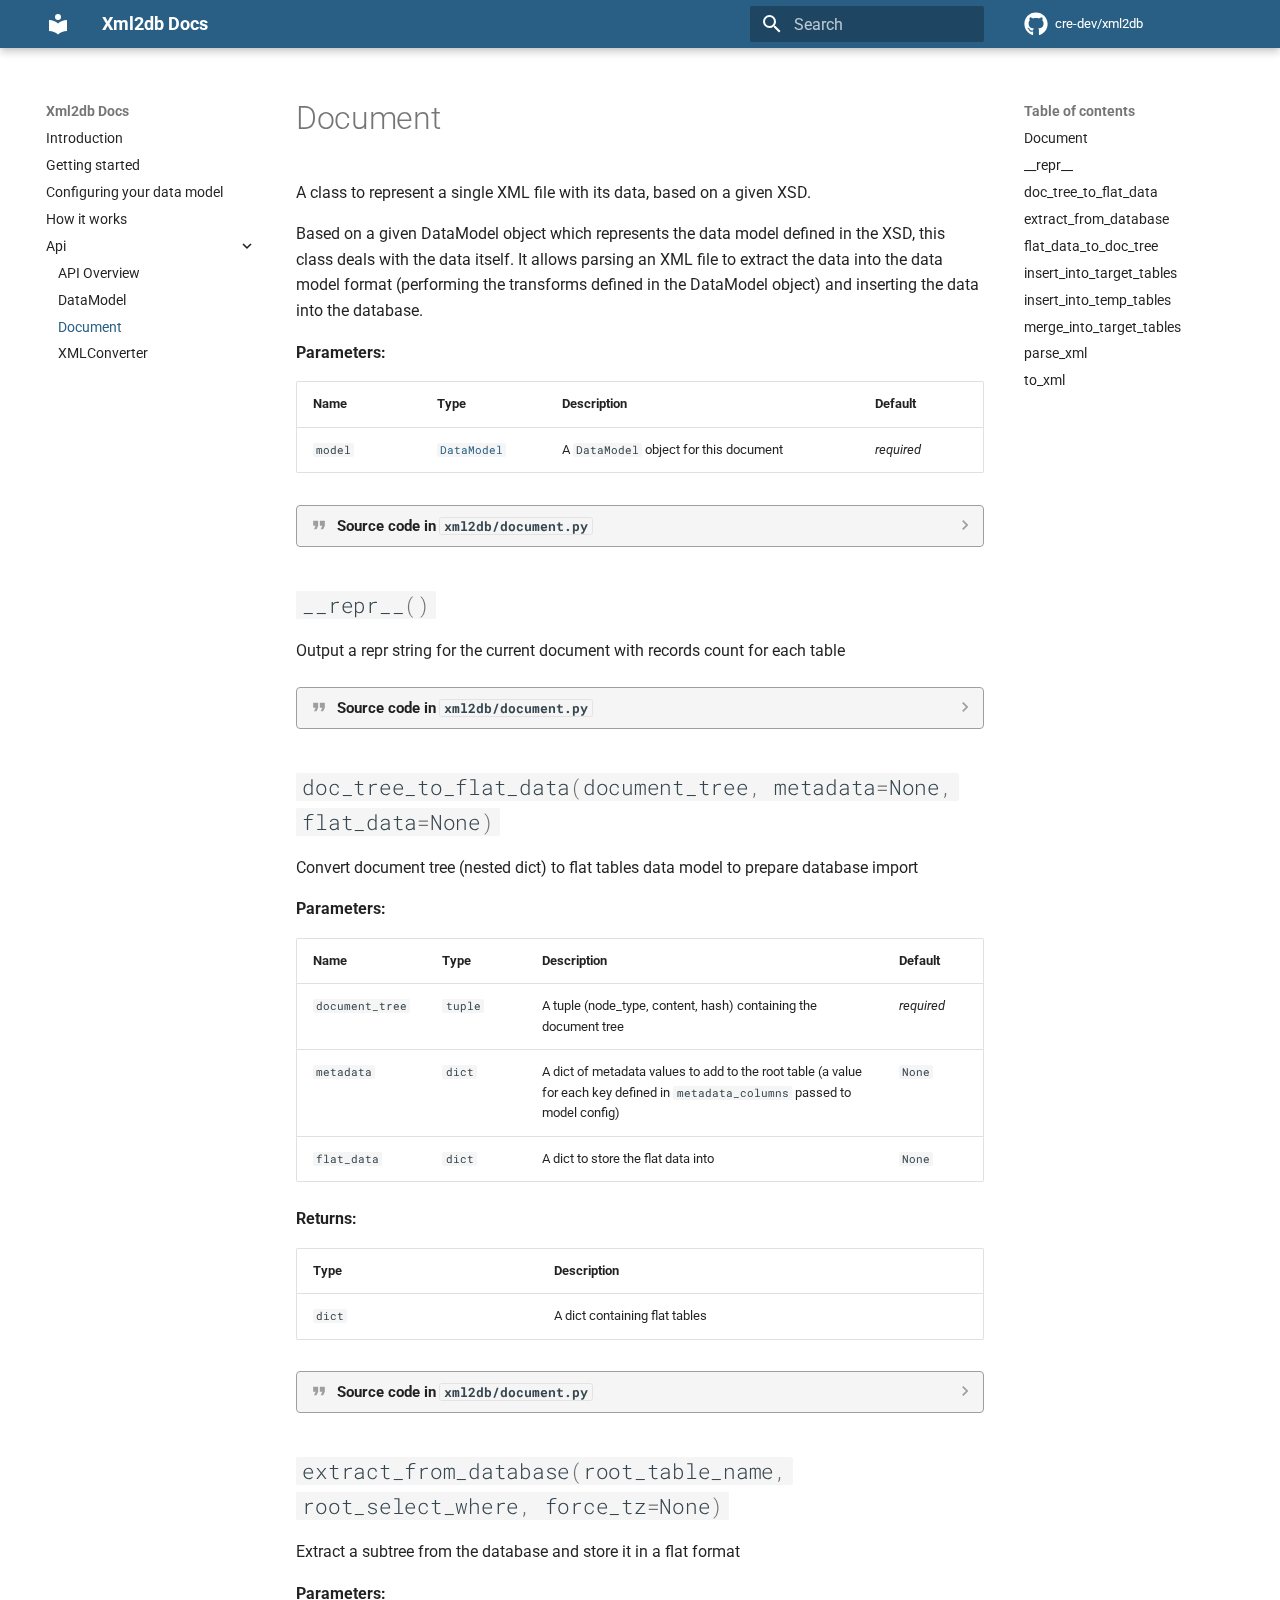
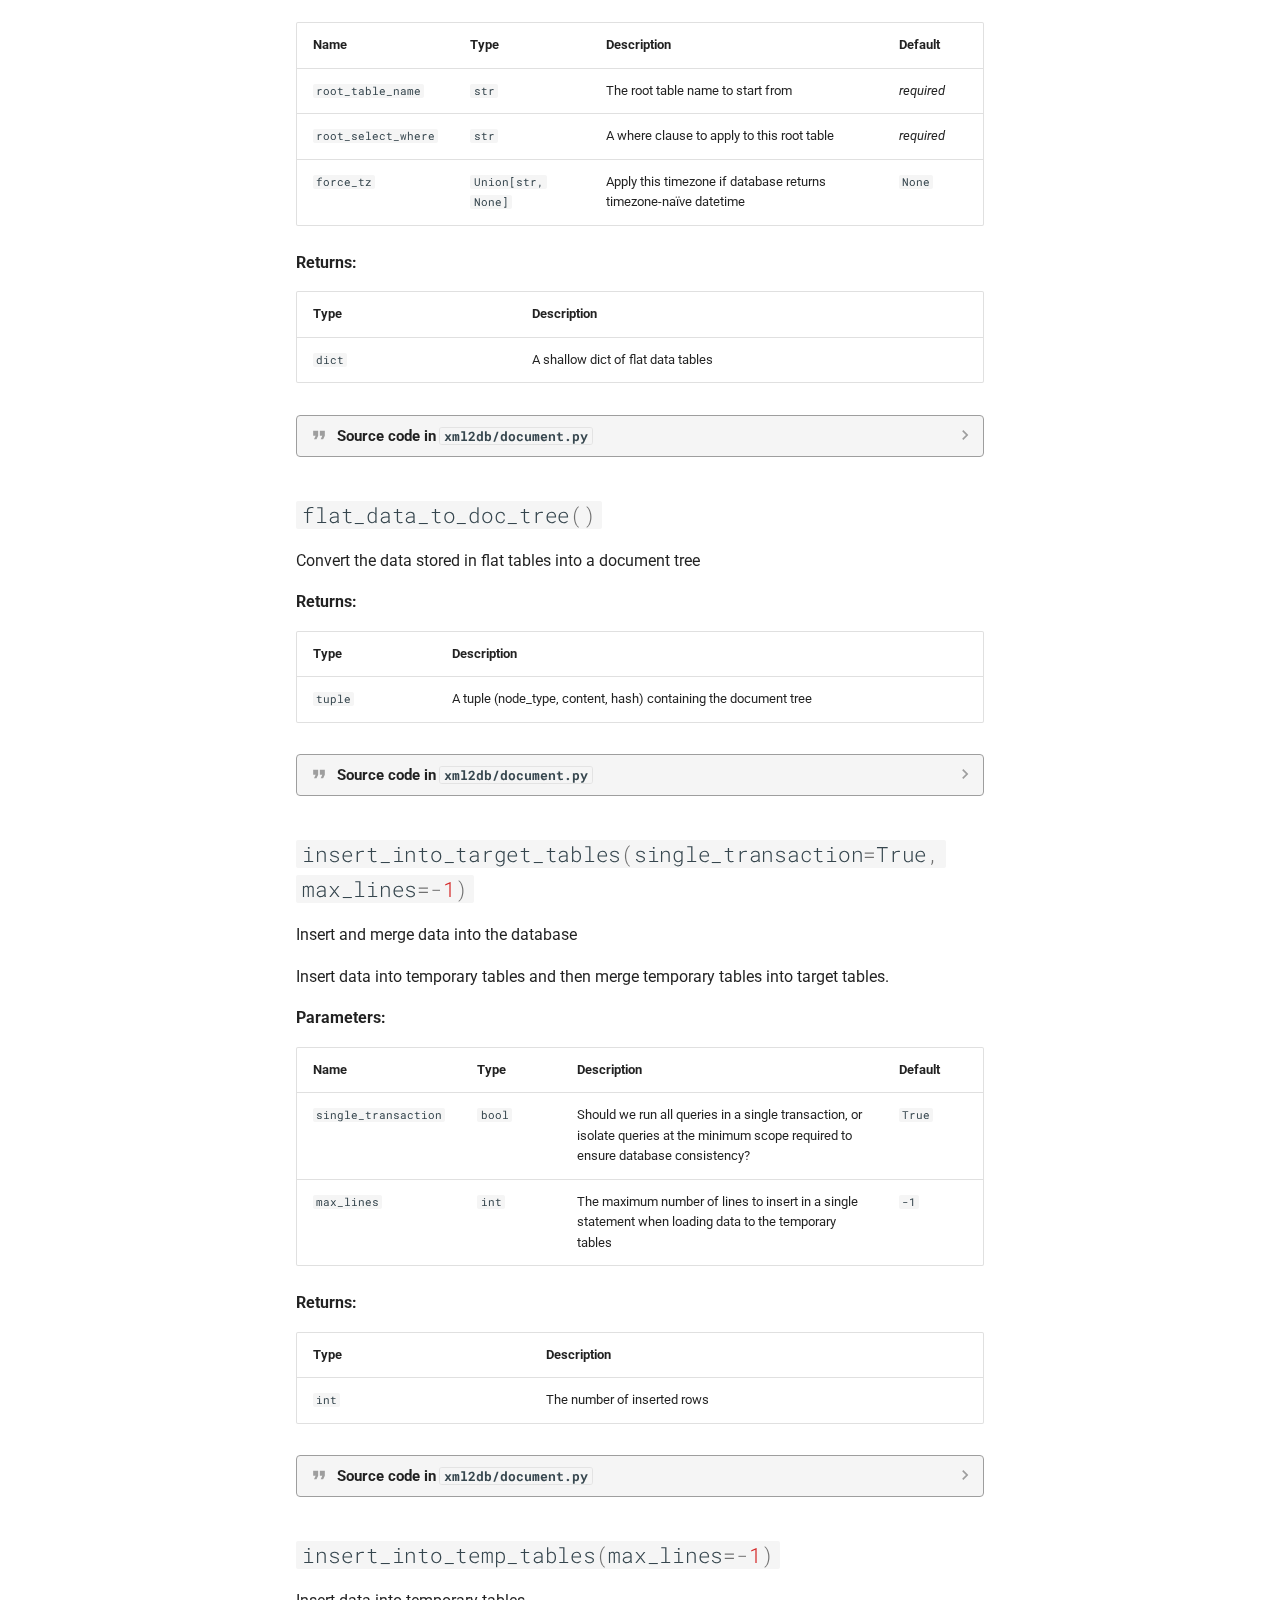
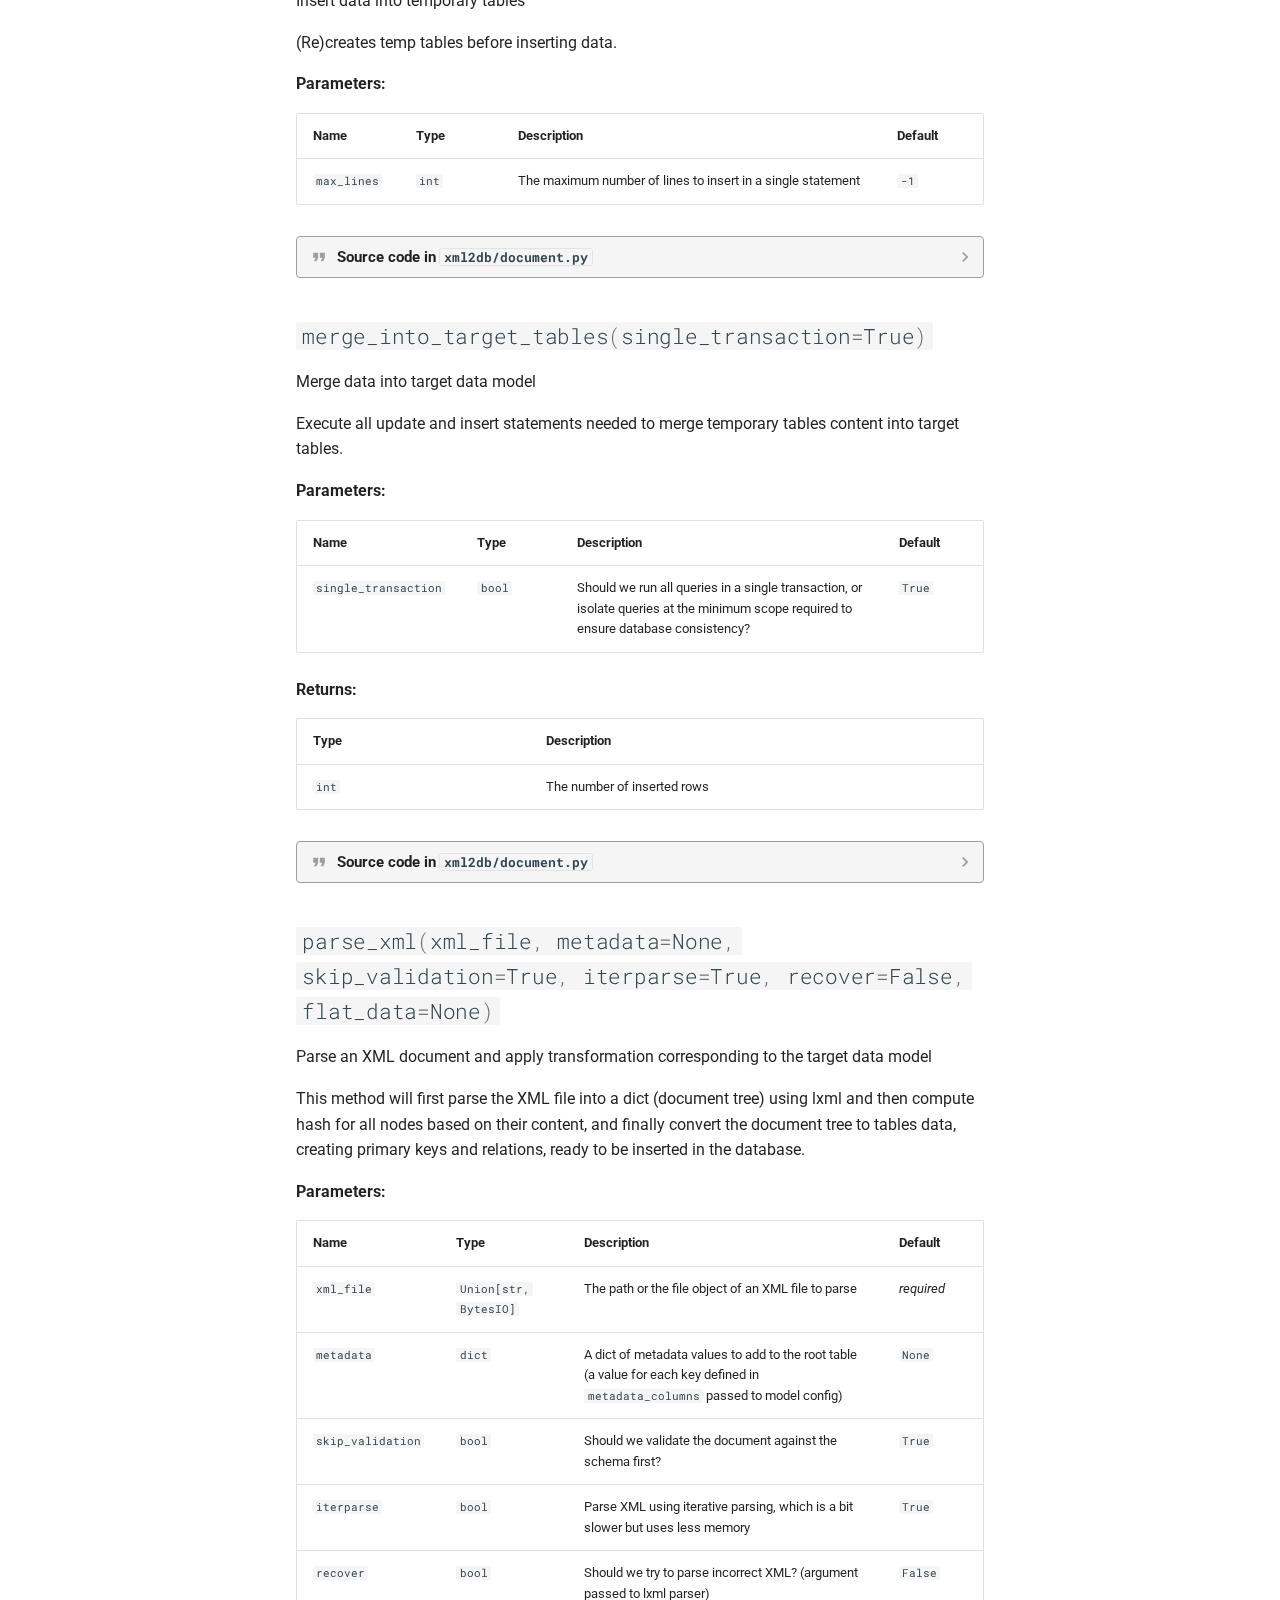
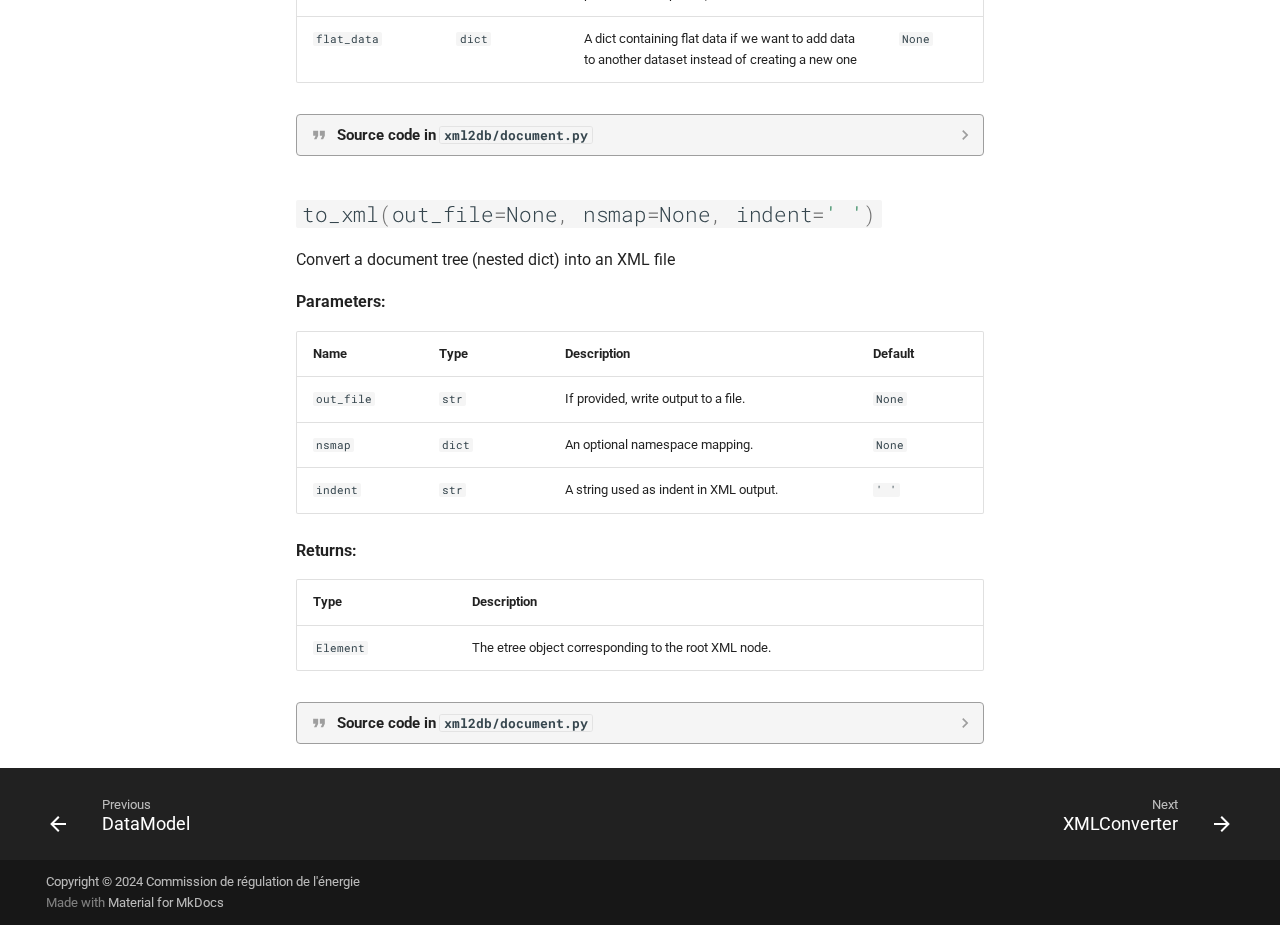
<file: api/document/index.html>
<!doctype html>
<html lang="en" class="no-js">
  <head>
    
      <meta charset="utf-8">
      <meta name="viewport" content="width=device-width,initial-scale=1">
      
        <meta name="description" content="Xml2db is a Python package to load XML files into a relational database. It handles complex XML and works out of the box, without any custom mapping rules.">
      
      
      
        <link rel="canonical" href="https://cre-dev.github.io/xml2db/api/document/">
      
      
        <link rel="prev" href="../data_model/">
      
      
        <link rel="next" href="../xml_converter/">
      
      
      <link rel="icon" href="../../assets/images/favicon.png">
      <meta name="generator" content="mkdocs-1.6.1, mkdocs-material-9.6.2">
    
    
      
        <title>Document - Xml2db Docs</title>
      
    
    
      <link rel="stylesheet" href="../../assets/stylesheets/main.d7758b05.min.css">
      
      


    
    
      
    
    
      
        
        
        <link rel="preconnect" href="https://fonts.gstatic.com" crossorigin>
        <link rel="stylesheet" href="https://fonts.googleapis.com/css?family=Roboto:300,300i,400,400i,700,700i%7CRoboto+Mono:400,400i,700,700i&display=fallback">
        <style>:root{--md-text-font:"Roboto";--md-code-font:"Roboto Mono"}</style>
      
    
    
      <link rel="stylesheet" href="../../assets/_mkdocstrings.css">
    
      <link rel="stylesheet" href="../../stylesheets/extra.css">
    
    <script>__md_scope=new URL("../..",location),__md_hash=e=>[...e].reduce(((e,_)=>(e<<5)-e+_.charCodeAt(0)),0),__md_get=(e,_=localStorage,t=__md_scope)=>JSON.parse(_.getItem(t.pathname+"."+e)),__md_set=(e,_,t=localStorage,a=__md_scope)=>{try{t.setItem(a.pathname+"."+e,JSON.stringify(_))}catch(e){}}</script>
    
      

    
    
    
  <meta name="google-site-verification" content="ZzNMQmGw7RRGSr57kvJIkBXK5FW3K3PrIGk2BY2DspM" />

  </head>
  
  
    <body dir="ltr">
  
    
    <input class="md-toggle" data-md-toggle="drawer" type="checkbox" id="__drawer" autocomplete="off">
    <input class="md-toggle" data-md-toggle="search" type="checkbox" id="__search" autocomplete="off">
    <label class="md-overlay" for="__drawer"></label>
    <div data-md-component="skip">
      
        
        <a href="#document" class="md-skip">
          Skip to content
        </a>
      
    </div>
    <div data-md-component="announce">
      
    </div>
    
    
      

  

<header class="md-header md-header--shadow" data-md-component="header">
  <nav class="md-header__inner md-grid" aria-label="Header">
    <a href="../.." title="Xml2db Docs" class="md-header__button md-logo" aria-label="Xml2db Docs" data-md-component="logo">
      
  
  <svg xmlns="http://www.w3.org/2000/svg" viewBox="0 0 24 24"><path d="M12 8a3 3 0 0 0 3-3 3 3 0 0 0-3-3 3 3 0 0 0-3 3 3 3 0 0 0 3 3m0 3.54C9.64 9.35 6.5 8 3 8v11c3.5 0 6.64 1.35 9 3.54 2.36-2.19 5.5-3.54 9-3.54V8c-3.5 0-6.64 1.35-9 3.54"/></svg>

    </a>
    <label class="md-header__button md-icon" for="__drawer">
      
      <svg xmlns="http://www.w3.org/2000/svg" viewBox="0 0 24 24"><path d="M3 6h18v2H3zm0 5h18v2H3zm0 5h18v2H3z"/></svg>
    </label>
    <div class="md-header__title" data-md-component="header-title">
      <div class="md-header__ellipsis">
        <div class="md-header__topic">
          <span class="md-ellipsis">
            Xml2db Docs
          </span>
        </div>
        <div class="md-header__topic" data-md-component="header-topic">
          <span class="md-ellipsis">
            
              Document
            
          </span>
        </div>
      </div>
    </div>
    
    
      <script>var palette=__md_get("__palette");if(palette&&palette.color){if("(prefers-color-scheme)"===palette.color.media){var media=matchMedia("(prefers-color-scheme: light)"),input=document.querySelector(media.matches?"[data-md-color-media='(prefers-color-scheme: light)']":"[data-md-color-media='(prefers-color-scheme: dark)']");palette.color.media=input.getAttribute("data-md-color-media"),palette.color.scheme=input.getAttribute("data-md-color-scheme"),palette.color.primary=input.getAttribute("data-md-color-primary"),palette.color.accent=input.getAttribute("data-md-color-accent")}for(var[key,value]of Object.entries(palette.color))document.body.setAttribute("data-md-color-"+key,value)}</script>
    
    
    
      <label class="md-header__button md-icon" for="__search">
        
        <svg xmlns="http://www.w3.org/2000/svg" viewBox="0 0 24 24"><path d="M9.5 3A6.5 6.5 0 0 1 16 9.5c0 1.61-.59 3.09-1.56 4.23l.27.27h.79l5 5-1.5 1.5-5-5v-.79l-.27-.27A6.52 6.52 0 0 1 9.5 16 6.5 6.5 0 0 1 3 9.5 6.5 6.5 0 0 1 9.5 3m0 2C7 5 5 7 5 9.5S7 14 9.5 14 14 12 14 9.5 12 5 9.5 5"/></svg>
      </label>
      <div class="md-search" data-md-component="search" role="dialog">
  <label class="md-search__overlay" for="__search"></label>
  <div class="md-search__inner" role="search">
    <form class="md-search__form" name="search">
      <input type="text" class="md-search__input" name="query" aria-label="Search" placeholder="Search" autocapitalize="off" autocorrect="off" autocomplete="off" spellcheck="false" data-md-component="search-query" required>
      <label class="md-search__icon md-icon" for="__search">
        
        <svg xmlns="http://www.w3.org/2000/svg" viewBox="0 0 24 24"><path d="M9.5 3A6.5 6.5 0 0 1 16 9.5c0 1.61-.59 3.09-1.56 4.23l.27.27h.79l5 5-1.5 1.5-5-5v-.79l-.27-.27A6.52 6.52 0 0 1 9.5 16 6.5 6.5 0 0 1 3 9.5 6.5 6.5 0 0 1 9.5 3m0 2C7 5 5 7 5 9.5S7 14 9.5 14 14 12 14 9.5 12 5 9.5 5"/></svg>
        
        <svg xmlns="http://www.w3.org/2000/svg" viewBox="0 0 24 24"><path d="M20 11v2H8l5.5 5.5-1.42 1.42L4.16 12l7.92-7.92L13.5 5.5 8 11z"/></svg>
      </label>
      <nav class="md-search__options" aria-label="Search">
        
        <button type="reset" class="md-search__icon md-icon" title="Clear" aria-label="Clear" tabindex="-1">
          
          <svg xmlns="http://www.w3.org/2000/svg" viewBox="0 0 24 24"><path d="M19 6.41 17.59 5 12 10.59 6.41 5 5 6.41 10.59 12 5 17.59 6.41 19 12 13.41 17.59 19 19 17.59 13.41 12z"/></svg>
        </button>
      </nav>
      
    </form>
    <div class="md-search__output">
      <div class="md-search__scrollwrap" tabindex="0" data-md-scrollfix>
        <div class="md-search-result" data-md-component="search-result">
          <div class="md-search-result__meta">
            Initializing search
          </div>
          <ol class="md-search-result__list" role="presentation"></ol>
        </div>
      </div>
    </div>
  </div>
</div>
    
    
      <div class="md-header__source">
        <a href="https://github.com/cre-dev/xml2db" title="Go to repository" class="md-source" data-md-component="source">
  <div class="md-source__icon md-icon">
    
    <svg xmlns="http://www.w3.org/2000/svg" viewBox="0 0 496 512"><!--! Font Awesome Free 6.7.2 by @fontawesome - https://fontawesome.com License - https://fontawesome.com/license/free (Icons: CC BY 4.0, Fonts: SIL OFL 1.1, Code: MIT License) Copyright 2024 Fonticons, Inc.--><path d="M165.9 397.4c0 2-2.3 3.6-5.2 3.6-3.3.3-5.6-1.3-5.6-3.6 0-2 2.3-3.6 5.2-3.6 3-.3 5.6 1.3 5.6 3.6m-31.1-4.5c-.7 2 1.3 4.3 4.3 4.9 2.6 1 5.6 0 6.2-2s-1.3-4.3-4.3-5.2c-2.6-.7-5.5.3-6.2 2.3m44.2-1.7c-2.9.7-4.9 2.6-4.6 4.9.3 2 2.9 3.3 5.9 2.6 2.9-.7 4.9-2.6 4.6-4.6-.3-1.9-3-3.2-5.9-2.9M244.8 8C106.1 8 0 113.3 0 252c0 110.9 69.8 205.8 169.5 239.2 12.8 2.3 17.3-5.6 17.3-12.1 0-6.2-.3-40.4-.3-61.4 0 0-70 15-84.7-29.8 0 0-11.4-29.1-27.8-36.6 0 0-22.9-15.7 1.6-15.4 0 0 24.9 2 38.6 25.8 21.9 38.6 58.6 27.5 72.9 20.9 2.3-16 8.8-27.1 16-33.7-55.9-6.2-112.3-14.3-112.3-110.5 0-27.5 7.6-41.3 23.6-58.9-2.6-6.5-11.1-33.3 2.6-67.9 20.9-6.5 69 27 69 27 20-5.6 41.5-8.5 62.8-8.5s42.8 2.9 62.8 8.5c0 0 48.1-33.6 69-27 13.7 34.7 5.2 61.4 2.6 67.9 16 17.7 25.8 31.5 25.8 58.9 0 96.5-58.9 104.2-114.8 110.5 9.2 7.9 17 22.9 17 46.4 0 33.7-.3 75.4-.3 83.6 0 6.5 4.6 14.4 17.3 12.1C428.2 457.8 496 362.9 496 252 496 113.3 383.5 8 244.8 8M97.2 352.9c-1.3 1-1 3.3.7 5.2 1.6 1.6 3.9 2.3 5.2 1 1.3-1 1-3.3-.7-5.2-1.6-1.6-3.9-2.3-5.2-1m-10.8-8.1c-.7 1.3.3 2.9 2.3 3.9 1.6 1 3.6.7 4.3-.7.7-1.3-.3-2.9-2.3-3.9-2-.6-3.6-.3-4.3.7m32.4 35.6c-1.6 1.3-1 4.3 1.3 6.2 2.3 2.3 5.2 2.6 6.5 1 1.3-1.3.7-4.3-1.3-6.2-2.2-2.3-5.2-2.6-6.5-1m-11.4-14.7c-1.6 1-1.6 3.6 0 5.9s4.3 3.3 5.6 2.3c1.6-1.3 1.6-3.9 0-6.2-1.4-2.3-4-3.3-5.6-2"/></svg>
  </div>
  <div class="md-source__repository">
    cre-dev/xml2db
  </div>
</a>
      </div>
    
  </nav>
  
</header>
    
    <div class="md-container" data-md-component="container">
      
      
        
          
        
      
      <main class="md-main" data-md-component="main">
        <div class="md-main__inner md-grid">
          
            
              
              <div class="md-sidebar md-sidebar--primary" data-md-component="sidebar" data-md-type="navigation" >
                <div class="md-sidebar__scrollwrap">
                  <div class="md-sidebar__inner">
                    



<nav class="md-nav md-nav--primary" aria-label="Navigation" data-md-level="0">
  <label class="md-nav__title" for="__drawer">
    <a href="../.." title="Xml2db Docs" class="md-nav__button md-logo" aria-label="Xml2db Docs" data-md-component="logo">
      
  
  <svg xmlns="http://www.w3.org/2000/svg" viewBox="0 0 24 24"><path d="M12 8a3 3 0 0 0 3-3 3 3 0 0 0-3-3 3 3 0 0 0-3 3 3 3 0 0 0 3 3m0 3.54C9.64 9.35 6.5 8 3 8v11c3.5 0 6.64 1.35 9 3.54 2.36-2.19 5.5-3.54 9-3.54V8c-3.5 0-6.64 1.35-9 3.54"/></svg>

    </a>
    Xml2db Docs
  </label>
  
    <div class="md-nav__source">
      <a href="https://github.com/cre-dev/xml2db" title="Go to repository" class="md-source" data-md-component="source">
  <div class="md-source__icon md-icon">
    
    <svg xmlns="http://www.w3.org/2000/svg" viewBox="0 0 496 512"><!--! Font Awesome Free 6.7.2 by @fontawesome - https://fontawesome.com License - https://fontawesome.com/license/free (Icons: CC BY 4.0, Fonts: SIL OFL 1.1, Code: MIT License) Copyright 2024 Fonticons, Inc.--><path d="M165.9 397.4c0 2-2.3 3.6-5.2 3.6-3.3.3-5.6-1.3-5.6-3.6 0-2 2.3-3.6 5.2-3.6 3-.3 5.6 1.3 5.6 3.6m-31.1-4.5c-.7 2 1.3 4.3 4.3 4.9 2.6 1 5.6 0 6.2-2s-1.3-4.3-4.3-5.2c-2.6-.7-5.5.3-6.2 2.3m44.2-1.7c-2.9.7-4.9 2.6-4.6 4.9.3 2 2.9 3.3 5.9 2.6 2.9-.7 4.9-2.6 4.6-4.6-.3-1.9-3-3.2-5.9-2.9M244.8 8C106.1 8 0 113.3 0 252c0 110.9 69.8 205.8 169.5 239.2 12.8 2.3 17.3-5.6 17.3-12.1 0-6.2-.3-40.4-.3-61.4 0 0-70 15-84.7-29.8 0 0-11.4-29.1-27.8-36.6 0 0-22.9-15.7 1.6-15.4 0 0 24.9 2 38.6 25.8 21.9 38.6 58.6 27.5 72.9 20.9 2.3-16 8.8-27.1 16-33.7-55.9-6.2-112.3-14.3-112.3-110.5 0-27.5 7.6-41.3 23.6-58.9-2.6-6.5-11.1-33.3 2.6-67.9 20.9-6.5 69 27 69 27 20-5.6 41.5-8.5 62.8-8.5s42.8 2.9 62.8 8.5c0 0 48.1-33.6 69-27 13.7 34.7 5.2 61.4 2.6 67.9 16 17.7 25.8 31.5 25.8 58.9 0 96.5-58.9 104.2-114.8 110.5 9.2 7.9 17 22.9 17 46.4 0 33.7-.3 75.4-.3 83.6 0 6.5 4.6 14.4 17.3 12.1C428.2 457.8 496 362.9 496 252 496 113.3 383.5 8 244.8 8M97.2 352.9c-1.3 1-1 3.3.7 5.2 1.6 1.6 3.9 2.3 5.2 1 1.3-1 1-3.3-.7-5.2-1.6-1.6-3.9-2.3-5.2-1m-10.8-8.1c-.7 1.3.3 2.9 2.3 3.9 1.6 1 3.6.7 4.3-.7.7-1.3-.3-2.9-2.3-3.9-2-.6-3.6-.3-4.3.7m32.4 35.6c-1.6 1.3-1 4.3 1.3 6.2 2.3 2.3 5.2 2.6 6.5 1 1.3-1.3.7-4.3-1.3-6.2-2.2-2.3-5.2-2.6-6.5-1m-11.4-14.7c-1.6 1-1.6 3.6 0 5.9s4.3 3.3 5.6 2.3c1.6-1.3 1.6-3.9 0-6.2-1.4-2.3-4-3.3-5.6-2"/></svg>
  </div>
  <div class="md-source__repository">
    cre-dev/xml2db
  </div>
</a>
    </div>
  
  <ul class="md-nav__list" data-md-scrollfix>
    
      
      
  
  
  
  
    <li class="md-nav__item">
      <a href="../.." class="md-nav__link">
        
  
  <span class="md-ellipsis">
    Introduction
    
  </span>
  

      </a>
    </li>
  

    
      
      
  
  
  
  
    <li class="md-nav__item">
      <a href="../../getting_started/" class="md-nav__link">
        
  
  <span class="md-ellipsis">
    Getting started
    
  </span>
  

      </a>
    </li>
  

    
      
      
  
  
  
  
    <li class="md-nav__item">
      <a href="../../configuring/" class="md-nav__link">
        
  
  <span class="md-ellipsis">
    Configuring your data model
    
  </span>
  

      </a>
    </li>
  

    
      
      
  
  
  
  
    <li class="md-nav__item">
      <a href="../../how_it_works/" class="md-nav__link">
        
  
  <span class="md-ellipsis">
    How it works
    
  </span>
  

      </a>
    </li>
  

    
      
      
  
  
    
  
  
  
    
    
    
    
    <li class="md-nav__item md-nav__item--active md-nav__item--nested">
      
        
        
        <input class="md-nav__toggle md-toggle " type="checkbox" id="__nav_5" checked>
        
          
          <label class="md-nav__link" for="__nav_5" id="__nav_5_label" tabindex="0">
            
  
  <span class="md-ellipsis">
    Api
    
  </span>
  

            <span class="md-nav__icon md-icon"></span>
          </label>
        
        <nav class="md-nav" data-md-level="1" aria-labelledby="__nav_5_label" aria-expanded="true">
          <label class="md-nav__title" for="__nav_5">
            <span class="md-nav__icon md-icon"></span>
            Api
          </label>
          <ul class="md-nav__list" data-md-scrollfix>
            
              
                
  
  
  
  
    <li class="md-nav__item">
      <a href="../overview/" class="md-nav__link">
        
  
  <span class="md-ellipsis">
    API Overview
    
  </span>
  

      </a>
    </li>
  

              
            
              
                
  
  
  
  
    <li class="md-nav__item">
      <a href="../data_model/" class="md-nav__link">
        
  
  <span class="md-ellipsis">
    DataModel
    
  </span>
  

      </a>
    </li>
  

              
            
              
                
  
  
    
  
  
  
    <li class="md-nav__item md-nav__item--active">
      
      <input class="md-nav__toggle md-toggle" type="checkbox" id="__toc">
      
      
        
      
      
        <label class="md-nav__link md-nav__link--active" for="__toc">
          
  
  <span class="md-ellipsis">
    Document
    
  </span>
  

          <span class="md-nav__icon md-icon"></span>
        </label>
      
      <a href="./" class="md-nav__link md-nav__link--active">
        
  
  <span class="md-ellipsis">
    Document
    
  </span>
  

      </a>
      
        

<nav class="md-nav md-nav--secondary" aria-label="Table of contents">
  
  
  
    
  
  
    <label class="md-nav__title" for="__toc">
      <span class="md-nav__icon md-icon"></span>
      Table of contents
    </label>
    <ul class="md-nav__list" data-md-component="toc" data-md-scrollfix>
      
        <li class="md-nav__item">
  <a href="#xml2db.document.Document" class="md-nav__link">
    <span class="md-ellipsis">
      Document
    </span>
  </a>
  
</li>
      
        <li class="md-nav__item">
  <a href="#xml2db.document.Document.__repr__" class="md-nav__link">
    <span class="md-ellipsis">
      __repr__
    </span>
  </a>
  
</li>
      
        <li class="md-nav__item">
  <a href="#xml2db.document.Document.doc_tree_to_flat_data" class="md-nav__link">
    <span class="md-ellipsis">
      doc_tree_to_flat_data
    </span>
  </a>
  
</li>
      
        <li class="md-nav__item">
  <a href="#xml2db.document.Document.extract_from_database" class="md-nav__link">
    <span class="md-ellipsis">
      extract_from_database
    </span>
  </a>
  
</li>
      
        <li class="md-nav__item">
  <a href="#xml2db.document.Document.flat_data_to_doc_tree" class="md-nav__link">
    <span class="md-ellipsis">
      flat_data_to_doc_tree
    </span>
  </a>
  
</li>
      
        <li class="md-nav__item">
  <a href="#xml2db.document.Document.insert_into_target_tables" class="md-nav__link">
    <span class="md-ellipsis">
      insert_into_target_tables
    </span>
  </a>
  
</li>
      
        <li class="md-nav__item">
  <a href="#xml2db.document.Document.insert_into_temp_tables" class="md-nav__link">
    <span class="md-ellipsis">
      insert_into_temp_tables
    </span>
  </a>
  
</li>
      
        <li class="md-nav__item">
  <a href="#xml2db.document.Document.merge_into_target_tables" class="md-nav__link">
    <span class="md-ellipsis">
      merge_into_target_tables
    </span>
  </a>
  
</li>
      
        <li class="md-nav__item">
  <a href="#xml2db.document.Document.parse_xml" class="md-nav__link">
    <span class="md-ellipsis">
      parse_xml
    </span>
  </a>
  
</li>
      
        <li class="md-nav__item">
  <a href="#xml2db.document.Document.to_xml" class="md-nav__link">
    <span class="md-ellipsis">
      to_xml
    </span>
  </a>
  
</li>
      
    </ul>
  
</nav>
      
    </li>
  

              
            
              
                
  
  
  
  
    <li class="md-nav__item">
      <a href="../xml_converter/" class="md-nav__link">
        
  
  <span class="md-ellipsis">
    XMLConverter
    
  </span>
  

      </a>
    </li>
  

              
            
          </ul>
        </nav>
      
    </li>
  

    
  </ul>
</nav>
                  </div>
                </div>
              </div>
            
            
              
              <div class="md-sidebar md-sidebar--secondary" data-md-component="sidebar" data-md-type="toc" >
                <div class="md-sidebar__scrollwrap">
                  <div class="md-sidebar__inner">
                    

<nav class="md-nav md-nav--secondary" aria-label="Table of contents">
  
  
  
    
  
  
    <label class="md-nav__title" for="__toc">
      <span class="md-nav__icon md-icon"></span>
      Table of contents
    </label>
    <ul class="md-nav__list" data-md-component="toc" data-md-scrollfix>
      
        <li class="md-nav__item">
  <a href="#xml2db.document.Document" class="md-nav__link">
    <span class="md-ellipsis">
      Document
    </span>
  </a>
  
</li>
      
        <li class="md-nav__item">
  <a href="#xml2db.document.Document.__repr__" class="md-nav__link">
    <span class="md-ellipsis">
      __repr__
    </span>
  </a>
  
</li>
      
        <li class="md-nav__item">
  <a href="#xml2db.document.Document.doc_tree_to_flat_data" class="md-nav__link">
    <span class="md-ellipsis">
      doc_tree_to_flat_data
    </span>
  </a>
  
</li>
      
        <li class="md-nav__item">
  <a href="#xml2db.document.Document.extract_from_database" class="md-nav__link">
    <span class="md-ellipsis">
      extract_from_database
    </span>
  </a>
  
</li>
      
        <li class="md-nav__item">
  <a href="#xml2db.document.Document.flat_data_to_doc_tree" class="md-nav__link">
    <span class="md-ellipsis">
      flat_data_to_doc_tree
    </span>
  </a>
  
</li>
      
        <li class="md-nav__item">
  <a href="#xml2db.document.Document.insert_into_target_tables" class="md-nav__link">
    <span class="md-ellipsis">
      insert_into_target_tables
    </span>
  </a>
  
</li>
      
        <li class="md-nav__item">
  <a href="#xml2db.document.Document.insert_into_temp_tables" class="md-nav__link">
    <span class="md-ellipsis">
      insert_into_temp_tables
    </span>
  </a>
  
</li>
      
        <li class="md-nav__item">
  <a href="#xml2db.document.Document.merge_into_target_tables" class="md-nav__link">
    <span class="md-ellipsis">
      merge_into_target_tables
    </span>
  </a>
  
</li>
      
        <li class="md-nav__item">
  <a href="#xml2db.document.Document.parse_xml" class="md-nav__link">
    <span class="md-ellipsis">
      parse_xml
    </span>
  </a>
  
</li>
      
        <li class="md-nav__item">
  <a href="#xml2db.document.Document.to_xml" class="md-nav__link">
    <span class="md-ellipsis">
      to_xml
    </span>
  </a>
  
</li>
      
    </ul>
  
</nav>
                  </div>
                </div>
              </div>
            
          
          
            <div class="md-content" data-md-component="content">
              <article class="md-content__inner md-typeset">
                
                  


  
  


<h1 id="document">Document<a class="headerlink" href="#document" title="Permanent link">&para;</a></h1>


<div class="doc doc-object doc-class">



<a id="xml2db.document.Document"></a>
    <div class="doc doc-contents first">


        <p>A class to represent a single XML file with its data, based on a given XSD.</p>
<p>Based on a given DataModel object which represents the data model defined in the XSD, this class deals with
the data itself. It allows parsing an XML file to extract the data into the data model format (performing the
transforms defined in the DataModel object) and inserting the data into the database.</p>


<p><span class="doc-section-title">Parameters:</span></p>
    <table>
      <thead>
        <tr>
          <th>Name</th>
          <th>Type</th>
          <th>Description</th>
          <th>Default</th>
        </tr>
      </thead>
      <tbody>
          <tr class="doc-section-item">
            <td>
                <code>model</code>
            </td>
            <td>
                  <code><a class="autorefs autorefs-internal" title="xml2db.model.DataModel" href="../data_model/#xml2db.model.DataModel">DataModel</a></code>
            </td>
            <td>
              <div class="doc-md-description">
                <p>A <code>DataModel</code> object for this document</p>
              </div>
            </td>
            <td>
                <em>required</em>
            </td>
          </tr>
      </tbody>
    </table>






                  <details class="quote">
                    <summary>Source code in <code>xml2db/document.py</code></summary>
                    <div class="language-python highlight"><table class="highlighttable"><tr><td class="linenos"><div class="linenodiv"><pre><span></span><span class="normal"><a href="#__codelineno-0-31">31</a></span>
<span class="normal"><a href="#__codelineno-0-32">32</a></span>
<span class="normal"><a href="#__codelineno-0-33">33</a></span>
<span class="normal"><a href="#__codelineno-0-34">34</a></span></pre></div></td><td class="code"><div><pre><span></span><code><span id="__span-0-31"><a id="__codelineno-0-31" name="__codelineno-0-31"></a><span class="k">def</span><span class="w"> </span><span class="fm">__init__</span><span class="p">(</span><span class="bp">self</span><span class="p">,</span> <span class="n">model</span><span class="p">:</span> <span class="s2">&quot;DataModel&quot;</span><span class="p">):</span>
</span><span id="__span-0-32"><a id="__codelineno-0-32" name="__codelineno-0-32"></a>    <span class="bp">self</span><span class="o">.</span><span class="n">model</span> <span class="o">=</span> <span class="n">model</span>
</span><span id="__span-0-33"><a id="__codelineno-0-33" name="__codelineno-0-33"></a>    <span class="bp">self</span><span class="o">.</span><span class="n">data</span> <span class="o">=</span> <span class="p">{}</span>
</span><span id="__span-0-34"><a id="__codelineno-0-34" name="__codelineno-0-34"></a>    <span class="bp">self</span><span class="o">.</span><span class="n">xml_file_path</span> <span class="o">=</span> <span class="kc">None</span>
</span></code></pre></div></td></tr></table></div>
                  </details>



  <div class="doc doc-children">









<div class="doc doc-object doc-function">


<h2 id="xml2db.document.Document.__repr__" class="doc doc-heading">
            <code class="highlight language-python"><span class="fm">__repr__</span><span class="p">()</span></code>

<a href="#xml2db.document.Document.__repr__" class="headerlink" title="Permanent link">&para;</a></h2>


    <div class="doc doc-contents ">

        <p>Output a repr string for the current document with records count for each table</p>

            <details class="quote">
              <summary>Source code in <code>xml2db/document.py</code></summary>
              <div class="language-python highlight"><table class="highlighttable"><tr><td class="linenos"><div class="linenodiv"><pre><span></span><span class="normal"><a href="#__codelineno-0-668">668</a></span>
<span class="normal"><a href="#__codelineno-0-669">669</a></span>
<span class="normal"><a href="#__codelineno-0-670">670</a></span>
<span class="normal"><a href="#__codelineno-0-671">671</a></span>
<span class="normal"><a href="#__codelineno-0-672">672</a></span>
<span class="normal"><a href="#__codelineno-0-673">673</a></span>
<span class="normal"><a href="#__codelineno-0-674">674</a></span>
<span class="normal"><a href="#__codelineno-0-675">675</a></span>
<span class="normal"><a href="#__codelineno-0-676">676</a></span>
<span class="normal"><a href="#__codelineno-0-677">677</a></span>
<span class="normal"><a href="#__codelineno-0-678">678</a></span>
<span class="normal"><a href="#__codelineno-0-679">679</a></span>
<span class="normal"><a href="#__codelineno-0-680">680</a></span>
<span class="normal"><a href="#__codelineno-0-681">681</a></span>
<span class="normal"><a href="#__codelineno-0-682">682</a></span>
<span class="normal"><a href="#__codelineno-0-683">683</a></span>
<span class="normal"><a href="#__codelineno-0-684">684</a></span>
<span class="normal"><a href="#__codelineno-0-685">685</a></span>
<span class="normal"><a href="#__codelineno-0-686">686</a></span></pre></div></td><td class="code"><div><pre><span></span><code><span id="__span-0-668"><a id="__codelineno-0-668" name="__codelineno-0-668"></a><span class="k">def</span><span class="w"> </span><span class="fm">__repr__</span><span class="p">(</span><span class="bp">self</span><span class="p">)</span> <span class="o">-&gt;</span> <span class="nb">str</span><span class="p">:</span>
</span><span id="__span-0-669"><a id="__codelineno-0-669" name="__codelineno-0-669"></a><span class="w">    </span><span class="sd">&quot;&quot;&quot;Output a repr string for the current document with records count for each table&quot;&quot;&quot;</span>
</span><span id="__span-0-670"><a id="__codelineno-0-670" name="__codelineno-0-670"></a>    <span class="n">settings</span> <span class="o">=</span> <span class="p">(</span>
</span><span id="__span-0-671"><a id="__codelineno-0-671" name="__codelineno-0-671"></a>        <span class="sa">f</span><span class="s2">&quot;temp_prefix: </span><span class="si">{</span><span class="bp">self</span><span class="o">.</span><span class="n">model</span><span class="o">.</span><span class="n">temp_prefix</span><span class="si">}</span><span class="s2">, db_schema: </span><span class="si">{</span><span class="bp">self</span><span class="o">.</span><span class="n">model</span><span class="o">.</span><span class="n">db_schema</span><span class="si">}</span><span class="s2">&quot;</span>
</span><span id="__span-0-672"><a id="__codelineno-0-672" name="__codelineno-0-672"></a>    <span class="p">)</span>
</span><span id="__span-0-673"><a id="__codelineno-0-673" name="__codelineno-0-673"></a>    <span class="k">if</span> <span class="ow">not</span> <span class="bp">self</span><span class="o">.</span><span class="n">data</span><span class="p">:</span>
</span><span id="__span-0-674"><a id="__codelineno-0-674" name="__codelineno-0-674"></a>        <span class="k">return</span> <span class="sa">f</span><span class="s2">&quot;Empty </span><span class="si">{</span><span class="bp">self</span><span class="o">.</span><span class="n">model</span><span class="o">.</span><span class="n">data_flow_name</span><span class="si">}</span><span class="s2"> document (</span><span class="si">{</span><span class="n">settings</span><span class="si">}</span><span class="s2">)&quot;</span>
</span><span id="__span-0-675"><a id="__codelineno-0-675" name="__codelineno-0-675"></a>    <span class="k">else</span><span class="p">:</span>
</span><span id="__span-0-676"><a id="__codelineno-0-676" name="__codelineno-0-676"></a>        <span class="n">n</span> <span class="o">=</span> <span class="nb">sum</span><span class="p">([</span><span class="nb">len</span><span class="p">(</span><span class="n">v</span><span class="p">[</span><span class="s2">&quot;records&quot;</span><span class="p">])</span> <span class="k">for</span> <span class="n">v</span> <span class="ow">in</span> <span class="bp">self</span><span class="o">.</span><span class="n">data</span><span class="o">.</span><span class="n">values</span><span class="p">()])</span>
</span><span id="__span-0-677"><a id="__codelineno-0-677" name="__codelineno-0-677"></a>        <span class="k">return</span> <span class="s2">&quot;</span><span class="se">\n</span><span class="s2">&quot;</span><span class="o">.</span><span class="n">join</span><span class="p">(</span>
</span><span id="__span-0-678"><a id="__codelineno-0-678" name="__codelineno-0-678"></a>            <span class="p">[</span>
</span><span id="__span-0-679"><a id="__codelineno-0-679" name="__codelineno-0-679"></a>                <span class="sa">f</span><span class="s2">&quot;Parsed </span><span class="si">{</span><span class="bp">self</span><span class="o">.</span><span class="n">xml_file_path</span><span class="si">}</span><span class="s2"> into a </span><span class="si">{</span><span class="bp">self</span><span class="o">.</span><span class="n">model</span><span class="o">.</span><span class="n">data_flow_name</span><span class="si">}</span><span class="s2"> document: </span><span class="si">{</span><span class="n">n</span><span class="si">}</span><span class="s2"> records&quot;</span><span class="p">,</span>
</span><span id="__span-0-680"><a id="__codelineno-0-680" name="__codelineno-0-680"></a>                <span class="sa">f</span><span class="s2">&quot;(</span><span class="si">{</span><span class="n">settings</span><span class="si">}</span><span class="s2">)&quot;</span><span class="p">,</span>
</span><span id="__span-0-681"><a id="__codelineno-0-681" name="__codelineno-0-681"></a>            <span class="p">]</span>
</span><span id="__span-0-682"><a id="__codelineno-0-682" name="__codelineno-0-682"></a>            <span class="o">+</span> <span class="p">[</span>
</span><span id="__span-0-683"><a id="__codelineno-0-683" name="__codelineno-0-683"></a>                <span class="sa">f</span><span class="s2">&quot;   </span><span class="si">{</span><span class="bp">self</span><span class="o">.</span><span class="n">model</span><span class="o">.</span><span class="n">tables</span><span class="p">[</span><span class="n">k</span><span class="p">]</span><span class="o">.</span><span class="n">name</span><span class="si">}</span><span class="s2">: </span><span class="si">{</span><span class="nb">len</span><span class="p">(</span><span class="n">v</span><span class="p">[</span><span class="s1">&#39;records&#39;</span><span class="p">])</span><span class="si">}</span><span class="s2">&quot;</span>
</span><span id="__span-0-684"><a id="__codelineno-0-684" name="__codelineno-0-684"></a>                <span class="k">for</span> <span class="n">k</span><span class="p">,</span> <span class="n">v</span> <span class="ow">in</span> <span class="bp">self</span><span class="o">.</span><span class="n">data</span><span class="o">.</span><span class="n">items</span><span class="p">()</span>
</span><span id="__span-0-685"><a id="__codelineno-0-685" name="__codelineno-0-685"></a>            <span class="p">]</span>
</span><span id="__span-0-686"><a id="__codelineno-0-686" name="__codelineno-0-686"></a>        <span class="p">)</span>
</span></code></pre></div></td></tr></table></div>
            </details>
    </div>

</div>

<div class="doc doc-object doc-function">


<h2 id="xml2db.document.Document.doc_tree_to_flat_data" class="doc doc-heading">
            <code class="highlight language-python"><span class="n">doc_tree_to_flat_data</span><span class="p">(</span><span class="n">document_tree</span><span class="p">,</span> <span class="n">metadata</span><span class="o">=</span><span class="kc">None</span><span class="p">,</span> <span class="n">flat_data</span><span class="o">=</span><span class="kc">None</span><span class="p">)</span></code>

<a href="#xml2db.document.Document.doc_tree_to_flat_data" class="headerlink" title="Permanent link">&para;</a></h2>


    <div class="doc doc-contents ">

        <p>Convert document tree (nested dict) to flat tables data model to prepare database import</p>


<p><span class="doc-section-title">Parameters:</span></p>
    <table>
      <thead>
        <tr>
          <th>Name</th>
          <th>Type</th>
          <th>Description</th>
          <th>Default</th>
        </tr>
      </thead>
      <tbody>
          <tr class="doc-section-item">
            <td>
                <code>document_tree</code>
            </td>
            <td>
                  <code>tuple</code>
            </td>
            <td>
              <div class="doc-md-description">
                <p>A tuple (node_type, content, hash) containing the document tree</p>
              </div>
            </td>
            <td>
                <em>required</em>
            </td>
          </tr>
          <tr class="doc-section-item">
            <td>
                <code>metadata</code>
            </td>
            <td>
                  <code>dict</code>
            </td>
            <td>
              <div class="doc-md-description">
                <p>A dict of metadata values to add to the root table (a value for each key defined in
<code>metadata_columns</code> passed to model config)</p>
              </div>
            </td>
            <td>
                  <code>None</code>
            </td>
          </tr>
          <tr class="doc-section-item">
            <td>
                <code>flat_data</code>
            </td>
            <td>
                  <code>dict</code>
            </td>
            <td>
              <div class="doc-md-description">
                <p>A dict to store the flat data into</p>
              </div>
            </td>
            <td>
                  <code>None</code>
            </td>
          </tr>
      </tbody>
    </table>


    <p><span class="doc-section-title">Returns:</span></p>
    <table>
      <thead>
        <tr>
          <th>Type</th>
          <th>Description</th>
        </tr>
      </thead>
      <tbody>
          <tr class="doc-section-item">
            <td>
                  <code>dict</code>
            </td>
            <td>
              <div class="doc-md-description">
                <p>A dict containing flat tables</p>
              </div>
            </td>
          </tr>
      </tbody>
    </table>

            <details class="quote">
              <summary>Source code in <code>xml2db/document.py</code></summary>
              <div class="language-python highlight"><table class="highlighttable"><tr><td class="linenos"><div class="linenodiv"><pre><span></span><span class="normal"><a href="#__codelineno-0-102">102</a></span>
<span class="normal"><a href="#__codelineno-0-103">103</a></span>
<span class="normal"><a href="#__codelineno-0-104">104</a></span>
<span class="normal"><a href="#__codelineno-0-105">105</a></span>
<span class="normal"><a href="#__codelineno-0-106">106</a></span>
<span class="normal"><a href="#__codelineno-0-107">107</a></span>
<span class="normal"><a href="#__codelineno-0-108">108</a></span>
<span class="normal"><a href="#__codelineno-0-109">109</a></span>
<span class="normal"><a href="#__codelineno-0-110">110</a></span>
<span class="normal"><a href="#__codelineno-0-111">111</a></span>
<span class="normal"><a href="#__codelineno-0-112">112</a></span>
<span class="normal"><a href="#__codelineno-0-113">113</a></span>
<span class="normal"><a href="#__codelineno-0-114">114</a></span>
<span class="normal"><a href="#__codelineno-0-115">115</a></span>
<span class="normal"><a href="#__codelineno-0-116">116</a></span>
<span class="normal"><a href="#__codelineno-0-117">117</a></span>
<span class="normal"><a href="#__codelineno-0-118">118</a></span>
<span class="normal"><a href="#__codelineno-0-119">119</a></span>
<span class="normal"><a href="#__codelineno-0-120">120</a></span>
<span class="normal"><a href="#__codelineno-0-121">121</a></span>
<span class="normal"><a href="#__codelineno-0-122">122</a></span>
<span class="normal"><a href="#__codelineno-0-123">123</a></span>
<span class="normal"><a href="#__codelineno-0-124">124</a></span>
<span class="normal"><a href="#__codelineno-0-125">125</a></span>
<span class="normal"><a href="#__codelineno-0-126">126</a></span>
<span class="normal"><a href="#__codelineno-0-127">127</a></span>
<span class="normal"><a href="#__codelineno-0-128">128</a></span>
<span class="normal"><a href="#__codelineno-0-129">129</a></span>
<span class="normal"><a href="#__codelineno-0-130">130</a></span>
<span class="normal"><a href="#__codelineno-0-131">131</a></span>
<span class="normal"><a href="#__codelineno-0-132">132</a></span>
<span class="normal"><a href="#__codelineno-0-133">133</a></span>
<span class="normal"><a href="#__codelineno-0-134">134</a></span>
<span class="normal"><a href="#__codelineno-0-135">135</a></span>
<span class="normal"><a href="#__codelineno-0-136">136</a></span>
<span class="normal"><a href="#__codelineno-0-137">137</a></span>
<span class="normal"><a href="#__codelineno-0-138">138</a></span>
<span class="normal"><a href="#__codelineno-0-139">139</a></span>
<span class="normal"><a href="#__codelineno-0-140">140</a></span>
<span class="normal"><a href="#__codelineno-0-141">141</a></span>
<span class="normal"><a href="#__codelineno-0-142">142</a></span>
<span class="normal"><a href="#__codelineno-0-143">143</a></span>
<span class="normal"><a href="#__codelineno-0-144">144</a></span>
<span class="normal"><a href="#__codelineno-0-145">145</a></span>
<span class="normal"><a href="#__codelineno-0-146">146</a></span>
<span class="normal"><a href="#__codelineno-0-147">147</a></span>
<span class="normal"><a href="#__codelineno-0-148">148</a></span>
<span class="normal"><a href="#__codelineno-0-149">149</a></span>
<span class="normal"><a href="#__codelineno-0-150">150</a></span>
<span class="normal"><a href="#__codelineno-0-151">151</a></span>
<span class="normal"><a href="#__codelineno-0-152">152</a></span>
<span class="normal"><a href="#__codelineno-0-153">153</a></span>
<span class="normal"><a href="#__codelineno-0-154">154</a></span>
<span class="normal"><a href="#__codelineno-0-155">155</a></span>
<span class="normal"><a href="#__codelineno-0-156">156</a></span>
<span class="normal"><a href="#__codelineno-0-157">157</a></span>
<span class="normal"><a href="#__codelineno-0-158">158</a></span>
<span class="normal"><a href="#__codelineno-0-159">159</a></span>
<span class="normal"><a href="#__codelineno-0-160">160</a></span>
<span class="normal"><a href="#__codelineno-0-161">161</a></span>
<span class="normal"><a href="#__codelineno-0-162">162</a></span>
<span class="normal"><a href="#__codelineno-0-163">163</a></span>
<span class="normal"><a href="#__codelineno-0-164">164</a></span>
<span class="normal"><a href="#__codelineno-0-165">165</a></span>
<span class="normal"><a href="#__codelineno-0-166">166</a></span>
<span class="normal"><a href="#__codelineno-0-167">167</a></span>
<span class="normal"><a href="#__codelineno-0-168">168</a></span>
<span class="normal"><a href="#__codelineno-0-169">169</a></span>
<span class="normal"><a href="#__codelineno-0-170">170</a></span>
<span class="normal"><a href="#__codelineno-0-171">171</a></span>
<span class="normal"><a href="#__codelineno-0-172">172</a></span>
<span class="normal"><a href="#__codelineno-0-173">173</a></span>
<span class="normal"><a href="#__codelineno-0-174">174</a></span>
<span class="normal"><a href="#__codelineno-0-175">175</a></span>
<span class="normal"><a href="#__codelineno-0-176">176</a></span>
<span class="normal"><a href="#__codelineno-0-177">177</a></span>
<span class="normal"><a href="#__codelineno-0-178">178</a></span>
<span class="normal"><a href="#__codelineno-0-179">179</a></span>
<span class="normal"><a href="#__codelineno-0-180">180</a></span>
<span class="normal"><a href="#__codelineno-0-181">181</a></span>
<span class="normal"><a href="#__codelineno-0-182">182</a></span>
<span class="normal"><a href="#__codelineno-0-183">183</a></span>
<span class="normal"><a href="#__codelineno-0-184">184</a></span>
<span class="normal"><a href="#__codelineno-0-185">185</a></span>
<span class="normal"><a href="#__codelineno-0-186">186</a></span>
<span class="normal"><a href="#__codelineno-0-187">187</a></span>
<span class="normal"><a href="#__codelineno-0-188">188</a></span>
<span class="normal"><a href="#__codelineno-0-189">189</a></span>
<span class="normal"><a href="#__codelineno-0-190">190</a></span>
<span class="normal"><a href="#__codelineno-0-191">191</a></span>
<span class="normal"><a href="#__codelineno-0-192">192</a></span>
<span class="normal"><a href="#__codelineno-0-193">193</a></span>
<span class="normal"><a href="#__codelineno-0-194">194</a></span>
<span class="normal"><a href="#__codelineno-0-195">195</a></span>
<span class="normal"><a href="#__codelineno-0-196">196</a></span>
<span class="normal"><a href="#__codelineno-0-197">197</a></span>
<span class="normal"><a href="#__codelineno-0-198">198</a></span>
<span class="normal"><a href="#__codelineno-0-199">199</a></span>
<span class="normal"><a href="#__codelineno-0-200">200</a></span>
<span class="normal"><a href="#__codelineno-0-201">201</a></span>
<span class="normal"><a href="#__codelineno-0-202">202</a></span>
<span class="normal"><a href="#__codelineno-0-203">203</a></span>
<span class="normal"><a href="#__codelineno-0-204">204</a></span>
<span class="normal"><a href="#__codelineno-0-205">205</a></span>
<span class="normal"><a href="#__codelineno-0-206">206</a></span>
<span class="normal"><a href="#__codelineno-0-207">207</a></span>
<span class="normal"><a href="#__codelineno-0-208">208</a></span>
<span class="normal"><a href="#__codelineno-0-209">209</a></span>
<span class="normal"><a href="#__codelineno-0-210">210</a></span>
<span class="normal"><a href="#__codelineno-0-211">211</a></span>
<span class="normal"><a href="#__codelineno-0-212">212</a></span>
<span class="normal"><a href="#__codelineno-0-213">213</a></span>
<span class="normal"><a href="#__codelineno-0-214">214</a></span>
<span class="normal"><a href="#__codelineno-0-215">215</a></span>
<span class="normal"><a href="#__codelineno-0-216">216</a></span>
<span class="normal"><a href="#__codelineno-0-217">217</a></span>
<span class="normal"><a href="#__codelineno-0-218">218</a></span>
<span class="normal"><a href="#__codelineno-0-219">219</a></span>
<span class="normal"><a href="#__codelineno-0-220">220</a></span>
<span class="normal"><a href="#__codelineno-0-221">221</a></span>
<span class="normal"><a href="#__codelineno-0-222">222</a></span>
<span class="normal"><a href="#__codelineno-0-223">223</a></span>
<span class="normal"><a href="#__codelineno-0-224">224</a></span>
<span class="normal"><a href="#__codelineno-0-225">225</a></span>
<span class="normal"><a href="#__codelineno-0-226">226</a></span>
<span class="normal"><a href="#__codelineno-0-227">227</a></span>
<span class="normal"><a href="#__codelineno-0-228">228</a></span>
<span class="normal"><a href="#__codelineno-0-229">229</a></span>
<span class="normal"><a href="#__codelineno-0-230">230</a></span>
<span class="normal"><a href="#__codelineno-0-231">231</a></span>
<span class="normal"><a href="#__codelineno-0-232">232</a></span>
<span class="normal"><a href="#__codelineno-0-233">233</a></span>
<span class="normal"><a href="#__codelineno-0-234">234</a></span>
<span class="normal"><a href="#__codelineno-0-235">235</a></span>
<span class="normal"><a href="#__codelineno-0-236">236</a></span>
<span class="normal"><a href="#__codelineno-0-237">237</a></span>
<span class="normal"><a href="#__codelineno-0-238">238</a></span>
<span class="normal"><a href="#__codelineno-0-239">239</a></span>
<span class="normal"><a href="#__codelineno-0-240">240</a></span>
<span class="normal"><a href="#__codelineno-0-241">241</a></span>
<span class="normal"><a href="#__codelineno-0-242">242</a></span>
<span class="normal"><a href="#__codelineno-0-243">243</a></span>
<span class="normal"><a href="#__codelineno-0-244">244</a></span>
<span class="normal"><a href="#__codelineno-0-245">245</a></span>
<span class="normal"><a href="#__codelineno-0-246">246</a></span>
<span class="normal"><a href="#__codelineno-0-247">247</a></span>
<span class="normal"><a href="#__codelineno-0-248">248</a></span>
<span class="normal"><a href="#__codelineno-0-249">249</a></span>
<span class="normal"><a href="#__codelineno-0-250">250</a></span>
<span class="normal"><a href="#__codelineno-0-251">251</a></span>
<span class="normal"><a href="#__codelineno-0-252">252</a></span>
<span class="normal"><a href="#__codelineno-0-253">253</a></span>
<span class="normal"><a href="#__codelineno-0-254">254</a></span>
<span class="normal"><a href="#__codelineno-0-255">255</a></span>
<span class="normal"><a href="#__codelineno-0-256">256</a></span></pre></div></td><td class="code"><div><pre><span></span><code><span id="__span-0-102"><a id="__codelineno-0-102" name="__codelineno-0-102"></a><span class="k">def</span><span class="w"> </span><span class="nf">doc_tree_to_flat_data</span><span class="p">(</span>
</span><span id="__span-0-103"><a id="__codelineno-0-103" name="__codelineno-0-103"></a>    <span class="bp">self</span><span class="p">,</span> <span class="n">document_tree</span><span class="p">:</span> <span class="nb">tuple</span><span class="p">,</span> <span class="n">metadata</span><span class="p">:</span> <span class="nb">dict</span> <span class="o">=</span> <span class="kc">None</span><span class="p">,</span> <span class="n">flat_data</span><span class="p">:</span> <span class="nb">dict</span> <span class="o">=</span> <span class="kc">None</span>
</span><span id="__span-0-104"><a id="__codelineno-0-104" name="__codelineno-0-104"></a><span class="p">)</span> <span class="o">-&gt;</span> <span class="nb">dict</span><span class="p">:</span>
</span><span id="__span-0-105"><a id="__codelineno-0-105" name="__codelineno-0-105"></a><span class="w">    </span><span class="sd">&quot;&quot;&quot;Convert document tree (nested dict) to flat tables data model to prepare database import</span>
</span><span id="__span-0-106"><a id="__codelineno-0-106" name="__codelineno-0-106"></a>
</span><span id="__span-0-107"><a id="__codelineno-0-107" name="__codelineno-0-107"></a><span class="sd">    Args:</span>
</span><span id="__span-0-108"><a id="__codelineno-0-108" name="__codelineno-0-108"></a><span class="sd">        document_tree: A tuple (node_type, content, hash) containing the document tree</span>
</span><span id="__span-0-109"><a id="__codelineno-0-109" name="__codelineno-0-109"></a><span class="sd">        metadata: A dict of metadata values to add to the root table (a value for each key defined in</span>
</span><span id="__span-0-110"><a id="__codelineno-0-110" name="__codelineno-0-110"></a><span class="sd">            `metadata_columns` passed to model config)</span>
</span><span id="__span-0-111"><a id="__codelineno-0-111" name="__codelineno-0-111"></a><span class="sd">        flat_data: A dict to store the flat data into</span>
</span><span id="__span-0-112"><a id="__codelineno-0-112" name="__codelineno-0-112"></a>
</span><span id="__span-0-113"><a id="__codelineno-0-113" name="__codelineno-0-113"></a><span class="sd">    Returns:</span>
</span><span id="__span-0-114"><a id="__codelineno-0-114" name="__codelineno-0-114"></a><span class="sd">        A dict containing flat tables</span>
</span><span id="__span-0-115"><a id="__codelineno-0-115" name="__codelineno-0-115"></a><span class="sd">    &quot;&quot;&quot;</span>
</span><span id="__span-0-116"><a id="__codelineno-0-116" name="__codelineno-0-116"></a>
</span><span id="__span-0-117"><a id="__codelineno-0-117" name="__codelineno-0-117"></a>    <span class="k">def</span><span class="w"> </span><span class="nf">_extract_node</span><span class="p">(</span>
</span><span id="__span-0-118"><a id="__codelineno-0-118" name="__codelineno-0-118"></a>        <span class="n">node</span><span class="p">:</span> <span class="nb">tuple</span><span class="p">,</span> <span class="n">pk_parent_node</span><span class="p">:</span> <span class="nb">int</span><span class="p">,</span> <span class="n">row_number</span><span class="p">:</span> <span class="nb">int</span><span class="p">,</span> <span class="n">data_model</span><span class="p">:</span> <span class="nb">dict</span>
</span><span id="__span-0-119"><a id="__codelineno-0-119" name="__codelineno-0-119"></a>    <span class="p">)</span> <span class="o">-&gt;</span> <span class="nb">int</span><span class="p">:</span>
</span><span id="__span-0-120"><a id="__codelineno-0-120" name="__codelineno-0-120"></a><span class="w">        </span><span class="sd">&quot;&quot;&quot;Extract nodes recursively</span>
</span><span id="__span-0-121"><a id="__codelineno-0-121" name="__codelineno-0-121"></a>
</span><span id="__span-0-122"><a id="__codelineno-0-122" name="__codelineno-0-122"></a><span class="sd">        Args:</span>
</span><span id="__span-0-123"><a id="__codelineno-0-123" name="__codelineno-0-123"></a><span class="sd">            node: A tuple (node_type, content, hash) containing a node of the document tree</span>
</span><span id="__span-0-124"><a id="__codelineno-0-124" name="__codelineno-0-124"></a><span class="sd">            pk_parent_node: The primary key of its parent node</span>
</span><span id="__span-0-125"><a id="__codelineno-0-125" name="__codelineno-0-125"></a><span class="sd">            row_number: The row number of the record</span>
</span><span id="__span-0-126"><a id="__codelineno-0-126" name="__codelineno-0-126"></a><span class="sd">            data_model: The dict to write output to</span>
</span><span id="__span-0-127"><a id="__codelineno-0-127" name="__codelineno-0-127"></a>
</span><span id="__span-0-128"><a id="__codelineno-0-128" name="__codelineno-0-128"></a><span class="sd">        Returns:</span>
</span><span id="__span-0-129"><a id="__codelineno-0-129" name="__codelineno-0-129"></a><span class="sd">            The primary key given to this node</span>
</span><span id="__span-0-130"><a id="__codelineno-0-130" name="__codelineno-0-130"></a><span class="sd">        &quot;&quot;&quot;</span>
</span><span id="__span-0-131"><a id="__codelineno-0-131" name="__codelineno-0-131"></a>
</span><span id="__span-0-132"><a id="__codelineno-0-132" name="__codelineno-0-132"></a>        <span class="n">node_type</span><span class="p">,</span> <span class="n">content</span><span class="p">,</span> <span class="n">node_hash</span> <span class="o">=</span> <span class="n">node</span>
</span><span id="__span-0-133"><a id="__codelineno-0-133" name="__codelineno-0-133"></a>
</span><span id="__span-0-134"><a id="__codelineno-0-134" name="__codelineno-0-134"></a>        <span class="c1"># get the corresponding table model</span>
</span><span id="__span-0-135"><a id="__codelineno-0-135" name="__codelineno-0-135"></a>        <span class="n">model_table</span> <span class="o">=</span> <span class="bp">self</span><span class="o">.</span><span class="n">model</span><span class="o">.</span><span class="n">tables</span><span class="p">[</span><span class="n">node</span><span class="p">[</span><span class="mi">0</span><span class="p">]]</span>
</span><span id="__span-0-136"><a id="__codelineno-0-136" name="__codelineno-0-136"></a>
</span><span id="__span-0-137"><a id="__codelineno-0-137" name="__codelineno-0-137"></a>        <span class="c1"># initialize data structure</span>
</span><span id="__span-0-138"><a id="__codelineno-0-138" name="__codelineno-0-138"></a>        <span class="k">if</span> <span class="n">node_type</span> <span class="ow">not</span> <span class="ow">in</span> <span class="n">data_model</span><span class="p">:</span>
</span><span id="__span-0-139"><a id="__codelineno-0-139" name="__codelineno-0-139"></a>            <span class="n">data_model</span><span class="p">[</span><span class="n">node_type</span><span class="p">]</span> <span class="o">=</span> <span class="p">{</span><span class="s2">&quot;next_pk&quot;</span><span class="p">:</span> <span class="mi">1</span><span class="p">,</span> <span class="s2">&quot;records&quot;</span><span class="p">:</span> <span class="p">[]}</span>
</span><span id="__span-0-140"><a id="__codelineno-0-140" name="__codelineno-0-140"></a>            <span class="k">if</span> <span class="n">model_table</span><span class="o">.</span><span class="n">is_reused</span><span class="p">:</span>
</span><span id="__span-0-141"><a id="__codelineno-0-141" name="__codelineno-0-141"></a>                <span class="n">data_model</span><span class="p">[</span><span class="n">node_type</span><span class="p">][</span><span class="s2">&quot;hashmap&quot;</span><span class="p">]</span> <span class="o">=</span> <span class="p">{}</span>
</span><span id="__span-0-142"><a id="__codelineno-0-142" name="__codelineno-0-142"></a>            <span class="k">if</span> <span class="nb">any</span><span class="p">(</span>
</span><span id="__span-0-143"><a id="__codelineno-0-143" name="__codelineno-0-143"></a>                <span class="p">[</span>
</span><span id="__span-0-144"><a id="__codelineno-0-144" name="__codelineno-0-144"></a>                    <span class="n">rel</span><span class="o">.</span><span class="n">other_table</span><span class="o">.</span><span class="n">is_reused</span>
</span><span id="__span-0-145"><a id="__codelineno-0-145" name="__codelineno-0-145"></a>                    <span class="k">for</span> <span class="n">rel</span> <span class="ow">in</span> <span class="n">model_table</span><span class="o">.</span><span class="n">relations_n</span><span class="o">.</span><span class="n">values</span><span class="p">()</span>
</span><span id="__span-0-146"><a id="__codelineno-0-146" name="__codelineno-0-146"></a>                <span class="p">]</span>
</span><span id="__span-0-147"><a id="__codelineno-0-147" name="__codelineno-0-147"></a>            <span class="p">):</span>
</span><span id="__span-0-148"><a id="__codelineno-0-148" name="__codelineno-0-148"></a>                <span class="n">data_model</span><span class="p">[</span><span class="n">node_type</span><span class="p">][</span><span class="s2">&quot;relations_n&quot;</span><span class="p">]</span> <span class="o">=</span> <span class="p">{</span>
</span><span id="__span-0-149"><a id="__codelineno-0-149" name="__codelineno-0-149"></a>                    <span class="n">rel</span><span class="o">.</span><span class="n">rel_table_name</span><span class="p">:</span> <span class="p">{</span><span class="s2">&quot;next_pk&quot;</span><span class="p">:</span> <span class="mi">1</span><span class="p">,</span> <span class="s2">&quot;records&quot;</span><span class="p">:</span> <span class="p">[]}</span>
</span><span id="__span-0-150"><a id="__codelineno-0-150" name="__codelineno-0-150"></a>                    <span class="k">for</span> <span class="n">rel</span> <span class="ow">in</span> <span class="n">model_table</span><span class="o">.</span><span class="n">relations_n</span><span class="o">.</span><span class="n">values</span><span class="p">()</span>
</span><span id="__span-0-151"><a id="__codelineno-0-151" name="__codelineno-0-151"></a>                    <span class="k">if</span> <span class="n">rel</span><span class="o">.</span><span class="n">other_table</span><span class="o">.</span><span class="n">is_reused</span>
</span><span id="__span-0-152"><a id="__codelineno-0-152" name="__codelineno-0-152"></a>                <span class="p">}</span>
</span><span id="__span-0-153"><a id="__codelineno-0-153" name="__codelineno-0-153"></a>        <span class="n">data</span> <span class="o">=</span> <span class="n">data_model</span><span class="p">[</span><span class="n">node_type</span><span class="p">]</span>
</span><span id="__span-0-154"><a id="__codelineno-0-154" name="__codelineno-0-154"></a>
</span><span id="__span-0-155"><a id="__codelineno-0-155" name="__codelineno-0-155"></a>        <span class="c1"># if node is reused and a record with identical hash is already inserted, return its pk</span>
</span><span id="__span-0-156"><a id="__codelineno-0-156" name="__codelineno-0-156"></a>        <span class="k">if</span> <span class="n">model_table</span><span class="o">.</span><span class="n">is_reused</span><span class="p">:</span>
</span><span id="__span-0-157"><a id="__codelineno-0-157" name="__codelineno-0-157"></a>            <span class="k">if</span> <span class="n">node_hash</span> <span class="ow">in</span> <span class="n">data</span><span class="p">[</span><span class="s2">&quot;hashmap&quot;</span><span class="p">]:</span>
</span><span id="__span-0-158"><a id="__codelineno-0-158" name="__codelineno-0-158"></a>                <span class="k">return</span> <span class="n">data</span><span class="p">[</span><span class="s2">&quot;hashmap&quot;</span><span class="p">][</span><span class="n">node_hash</span><span class="p">]</span>
</span><span id="__span-0-159"><a id="__codelineno-0-159" name="__codelineno-0-159"></a>
</span><span id="__span-0-160"><a id="__codelineno-0-160" name="__codelineno-0-160"></a>        <span class="n">record</span> <span class="o">=</span> <span class="p">{}</span>
</span><span id="__span-0-161"><a id="__codelineno-0-161" name="__codelineno-0-161"></a>
</span><span id="__span-0-162"><a id="__codelineno-0-162" name="__codelineno-0-162"></a>        <span class="c1"># add pk</span>
</span><span id="__span-0-163"><a id="__codelineno-0-163" name="__codelineno-0-163"></a>        <span class="n">record_pk</span> <span class="o">=</span> <span class="n">data</span><span class="p">[</span><span class="s2">&quot;next_pk&quot;</span><span class="p">]</span>
</span><span id="__span-0-164"><a id="__codelineno-0-164" name="__codelineno-0-164"></a>        <span class="n">record</span><span class="p">[</span><span class="sa">f</span><span class="s2">&quot;temp_pk_</span><span class="si">{</span><span class="n">model_table</span><span class="o">.</span><span class="n">name</span><span class="si">}</span><span class="s2">&quot;</span><span class="p">]</span> <span class="o">=</span> <span class="n">record_pk</span>
</span><span id="__span-0-165"><a id="__codelineno-0-165" name="__codelineno-0-165"></a>        <span class="n">data</span><span class="p">[</span><span class="s2">&quot;next_pk&quot;</span><span class="p">]</span> <span class="o">+=</span> <span class="mi">1</span>
</span><span id="__span-0-166"><a id="__codelineno-0-166" name="__codelineno-0-166"></a>
</span><span id="__span-0-167"><a id="__codelineno-0-167" name="__codelineno-0-167"></a>        <span class="c1"># add parent pk if node is not reused</span>
</span><span id="__span-0-168"><a id="__codelineno-0-168" name="__codelineno-0-168"></a>        <span class="k">if</span> <span class="ow">not</span> <span class="n">model_table</span><span class="o">.</span><span class="n">is_reused</span><span class="p">:</span>
</span><span id="__span-0-169"><a id="__codelineno-0-169" name="__codelineno-0-169"></a>            <span class="n">record</span><span class="p">[</span><span class="sa">f</span><span class="s2">&quot;temp_fk_parent_</span><span class="si">{</span><span class="n">model_table</span><span class="o">.</span><span class="n">parent</span><span class="o">.</span><span class="n">name</span><span class="si">}</span><span class="s2">&quot;</span><span class="p">]</span> <span class="o">=</span> <span class="n">pk_parent_node</span>
</span><span id="__span-0-170"><a id="__codelineno-0-170" name="__codelineno-0-170"></a>            <span class="k">if</span> <span class="bp">self</span><span class="o">.</span><span class="n">model</span><span class="o">.</span><span class="n">model_config</span><span class="p">[</span><span class="s2">&quot;row_numbers&quot;</span><span class="p">]:</span>
</span><span id="__span-0-171"><a id="__codelineno-0-171" name="__codelineno-0-171"></a>                <span class="n">record</span><span class="p">[</span><span class="s2">&quot;xml2db_row_number&quot;</span><span class="p">]</span> <span class="o">=</span> <span class="n">row_number</span>
</span><span id="__span-0-172"><a id="__codelineno-0-172" name="__codelineno-0-172"></a>
</span><span id="__span-0-173"><a id="__codelineno-0-173" name="__codelineno-0-173"></a>        <span class="c1"># build record from fields for columns and n-1 relations</span>
</span><span id="__span-0-174"><a id="__codelineno-0-174" name="__codelineno-0-174"></a>        <span class="k">for</span> <span class="n">field_type</span><span class="p">,</span> <span class="n">key</span><span class="p">,</span> <span class="n">field</span> <span class="ow">in</span> <span class="n">model_table</span><span class="o">.</span><span class="n">fields</span><span class="p">:</span>
</span><span id="__span-0-175"><a id="__codelineno-0-175" name="__codelineno-0-175"></a>            <span class="k">if</span> <span class="n">field_type</span> <span class="o">==</span> <span class="s2">&quot;col&quot;</span><span class="p">:</span>
</span><span id="__span-0-176"><a id="__codelineno-0-176" name="__codelineno-0-176"></a>                <span class="n">content_key</span> <span class="o">=</span> <span class="p">(</span>
</span><span id="__span-0-177"><a id="__codelineno-0-177" name="__codelineno-0-177"></a>                    <span class="p">(</span><span class="sa">f</span><span class="s2">&quot;</span><span class="si">{</span><span class="n">key</span><span class="p">[:</span><span class="o">-</span><span class="mi">5</span><span class="p">]</span><span class="si">}</span><span class="s2">__attr&quot;</span> <span class="k">if</span> <span class="n">field</span><span class="o">.</span><span class="n">has_suffix</span> <span class="k">else</span> <span class="sa">f</span><span class="s2">&quot;</span><span class="si">{</span><span class="n">key</span><span class="si">}</span><span class="s2">__attr&quot;</span><span class="p">)</span>
</span><span id="__span-0-178"><a id="__codelineno-0-178" name="__codelineno-0-178"></a>                    <span class="k">if</span> <span class="n">field</span><span class="o">.</span><span class="n">is_attr</span>
</span><span id="__span-0-179"><a id="__codelineno-0-179" name="__codelineno-0-179"></a>                    <span class="k">else</span> <span class="n">key</span>
</span><span id="__span-0-180"><a id="__codelineno-0-180" name="__codelineno-0-180"></a>                <span class="p">)</span>
</span><span id="__span-0-181"><a id="__codelineno-0-181" name="__codelineno-0-181"></a>                <span class="k">if</span> <span class="n">content_key</span> <span class="ow">in</span> <span class="n">content</span><span class="p">:</span>
</span><span id="__span-0-182"><a id="__codelineno-0-182" name="__codelineno-0-182"></a>                    <span class="n">val</span> <span class="o">=</span> <span class="n">content</span><span class="p">[</span><span class="n">content_key</span><span class="p">]</span>
</span><span id="__span-0-183"><a id="__codelineno-0-183" name="__codelineno-0-183"></a>
</span><span id="__span-0-184"><a id="__codelineno-0-184" name="__codelineno-0-184"></a>                    <span class="k">if</span> <span class="nb">len</span><span class="p">(</span><span class="n">val</span><span class="p">)</span> <span class="o">==</span> <span class="mi">1</span><span class="p">:</span>
</span><span id="__span-0-185"><a id="__codelineno-0-185" name="__codelineno-0-185"></a>                        <span class="n">record</span><span class="p">[</span><span class="n">key</span><span class="p">]</span> <span class="o">=</span> <span class="n">val</span><span class="p">[</span><span class="mi">0</span><span class="p">]</span>
</span><span id="__span-0-186"><a id="__codelineno-0-186" name="__codelineno-0-186"></a>                    <span class="k">else</span><span class="p">:</span>
</span><span id="__span-0-187"><a id="__codelineno-0-187" name="__codelineno-0-187"></a>                        <span class="n">esc_val</span> <span class="o">=</span> <span class="p">[</span><span class="nb">str</span><span class="p">(</span><span class="n">v</span><span class="p">)</span><span class="o">.</span><span class="n">replace</span><span class="p">(</span><span class="s1">&#39;&quot;&#39;</span><span class="p">,</span> <span class="s1">&#39;</span><span class="se">\\</span><span class="s1">&quot;&#39;</span><span class="p">)</span> <span class="k">for</span> <span class="n">v</span> <span class="ow">in</span> <span class="n">val</span><span class="p">]</span>
</span><span id="__span-0-188"><a id="__codelineno-0-188" name="__codelineno-0-188"></a>                        <span class="n">esc_val</span> <span class="o">=</span> <span class="p">[</span>
</span><span id="__span-0-189"><a id="__codelineno-0-189" name="__codelineno-0-189"></a>                            <span class="p">(</span>
</span><span id="__span-0-190"><a id="__codelineno-0-190" name="__codelineno-0-190"></a>                                <span class="sa">f</span><span class="s1">&#39;&quot;</span><span class="si">{</span><span class="n">v</span><span class="si">}</span><span class="s1">&quot;&#39;</span>
</span><span id="__span-0-191"><a id="__codelineno-0-191" name="__codelineno-0-191"></a>                                <span class="k">if</span> <span class="s2">&quot;,&quot;</span> <span class="ow">in</span> <span class="n">v</span> <span class="ow">or</span> <span class="s2">&quot;</span><span class="se">\n</span><span class="s2">&quot;</span> <span class="ow">in</span> <span class="n">v</span> <span class="ow">or</span> <span class="s2">&quot;</span><span class="se">\r</span><span class="s2">&quot;</span> <span class="ow">in</span> <span class="n">v</span> <span class="ow">or</span> <span class="s1">&#39;&quot;&#39;</span> <span class="ow">in</span> <span class="n">v</span>
</span><span id="__span-0-192"><a id="__codelineno-0-192" name="__codelineno-0-192"></a>                                <span class="k">else</span> <span class="n">v</span>
</span><span id="__span-0-193"><a id="__codelineno-0-193" name="__codelineno-0-193"></a>                            <span class="p">)</span>
</span><span id="__span-0-194"><a id="__codelineno-0-194" name="__codelineno-0-194"></a>                            <span class="k">for</span> <span class="n">v</span> <span class="ow">in</span> <span class="n">esc_val</span>
</span><span id="__span-0-195"><a id="__codelineno-0-195" name="__codelineno-0-195"></a>                        <span class="p">]</span>
</span><span id="__span-0-196"><a id="__codelineno-0-196" name="__codelineno-0-196"></a>                        <span class="n">record</span><span class="p">[</span><span class="n">key</span><span class="p">]</span> <span class="o">=</span> <span class="s2">&quot;,&quot;</span><span class="o">.</span><span class="n">join</span><span class="p">(</span><span class="n">esc_val</span><span class="p">)</span>
</span><span id="__span-0-197"><a id="__codelineno-0-197" name="__codelineno-0-197"></a>                <span class="k">else</span><span class="p">:</span>
</span><span id="__span-0-198"><a id="__codelineno-0-198" name="__codelineno-0-198"></a>                    <span class="n">record</span><span class="p">[</span><span class="n">key</span><span class="p">]</span> <span class="o">=</span> <span class="kc">None</span>
</span><span id="__span-0-199"><a id="__codelineno-0-199" name="__codelineno-0-199"></a>
</span><span id="__span-0-200"><a id="__codelineno-0-200" name="__codelineno-0-200"></a>            <span class="k">elif</span> <span class="n">field_type</span> <span class="o">==</span> <span class="s2">&quot;rel1&quot;</span><span class="p">:</span>
</span><span id="__span-0-201"><a id="__codelineno-0-201" name="__codelineno-0-201"></a>                <span class="n">rel</span> <span class="o">=</span> <span class="n">model_table</span><span class="o">.</span><span class="n">relations_1</span><span class="p">[</span><span class="n">key</span><span class="p">]</span>
</span><span id="__span-0-202"><a id="__codelineno-0-202" name="__codelineno-0-202"></a>                <span class="k">if</span> <span class="n">key</span> <span class="ow">in</span> <span class="n">content</span><span class="p">:</span>
</span><span id="__span-0-203"><a id="__codelineno-0-203" name="__codelineno-0-203"></a>                    <span class="n">record</span><span class="p">[</span><span class="sa">f</span><span class="s2">&quot;temp_</span><span class="si">{</span><span class="n">rel</span><span class="o">.</span><span class="n">field_name</span><span class="si">}</span><span class="s2">&quot;</span><span class="p">]</span> <span class="o">=</span> <span class="n">_extract_node</span><span class="p">(</span>
</span><span id="__span-0-204"><a id="__codelineno-0-204" name="__codelineno-0-204"></a>                        <span class="n">content</span><span class="p">[</span><span class="n">key</span><span class="p">][</span><span class="mi">0</span><span class="p">],</span>
</span><span id="__span-0-205"><a id="__codelineno-0-205" name="__codelineno-0-205"></a>                        <span class="n">record_pk</span><span class="p">,</span>
</span><span id="__span-0-206"><a id="__codelineno-0-206" name="__codelineno-0-206"></a>                        <span class="mi">0</span><span class="p">,</span>
</span><span id="__span-0-207"><a id="__codelineno-0-207" name="__codelineno-0-207"></a>                        <span class="n">data_model</span><span class="p">,</span>
</span><span id="__span-0-208"><a id="__codelineno-0-208" name="__codelineno-0-208"></a>                    <span class="p">)</span>
</span><span id="__span-0-209"><a id="__codelineno-0-209" name="__codelineno-0-209"></a>                <span class="k">else</span><span class="p">:</span>
</span><span id="__span-0-210"><a id="__codelineno-0-210" name="__codelineno-0-210"></a>                    <span class="n">record</span><span class="p">[</span><span class="sa">f</span><span class="s2">&quot;temp_</span><span class="si">{</span><span class="n">rel</span><span class="o">.</span><span class="n">field_name</span><span class="si">}</span><span class="s2">&quot;</span><span class="p">]</span> <span class="o">=</span> <span class="kc">None</span>
</span><span id="__span-0-211"><a id="__codelineno-0-211" name="__codelineno-0-211"></a>
</span><span id="__span-0-212"><a id="__codelineno-0-212" name="__codelineno-0-212"></a>        <span class="c1"># write metadata if it is the root table</span>
</span><span id="__span-0-213"><a id="__codelineno-0-213" name="__codelineno-0-213"></a>        <span class="k">if</span> <span class="n">pk_parent_node</span> <span class="o">==</span> <span class="mi">0</span> <span class="ow">and</span> <span class="nb">isinstance</span><span class="p">(</span><span class="n">metadata</span><span class="p">,</span> <span class="nb">dict</span><span class="p">):</span>
</span><span id="__span-0-214"><a id="__codelineno-0-214" name="__codelineno-0-214"></a>            <span class="k">for</span> <span class="n">meta_col</span> <span class="ow">in</span> <span class="bp">self</span><span class="o">.</span><span class="n">model</span><span class="o">.</span><span class="n">model_config</span><span class="o">.</span><span class="n">get</span><span class="p">(</span><span class="s2">&quot;metadata_columns&quot;</span><span class="p">,</span> <span class="p">[]):</span>
</span><span id="__span-0-215"><a id="__codelineno-0-215" name="__codelineno-0-215"></a>                <span class="k">if</span> <span class="n">meta_col</span><span class="p">[</span><span class="s2">&quot;name&quot;</span><span class="p">]</span> <span class="ow">in</span> <span class="n">metadata</span><span class="p">:</span>
</span><span id="__span-0-216"><a id="__codelineno-0-216" name="__codelineno-0-216"></a>                    <span class="n">record</span><span class="p">[</span><span class="n">meta_col</span><span class="p">[</span><span class="s2">&quot;name&quot;</span><span class="p">]]</span> <span class="o">=</span> <span class="n">metadata</span><span class="p">[</span><span class="n">meta_col</span><span class="p">[</span><span class="s2">&quot;name&quot;</span><span class="p">]]</span>
</span><span id="__span-0-217"><a id="__codelineno-0-217" name="__codelineno-0-217"></a>
</span><span id="__span-0-218"><a id="__codelineno-0-218" name="__codelineno-0-218"></a>        <span class="n">record</span><span class="p">[</span><span class="bp">self</span><span class="o">.</span><span class="n">model</span><span class="o">.</span><span class="n">model_config</span><span class="p">[</span><span class="s2">&quot;record_hash_column_name&quot;</span><span class="p">]]</span> <span class="o">=</span> <span class="n">node_hash</span>
</span><span id="__span-0-219"><a id="__codelineno-0-219" name="__codelineno-0-219"></a>
</span><span id="__span-0-220"><a id="__codelineno-0-220" name="__codelineno-0-220"></a>        <span class="c1"># add n-n relationship data for reused children nodes</span>
</span><span id="__span-0-221"><a id="__codelineno-0-221" name="__codelineno-0-221"></a>        <span class="k">for</span> <span class="n">rel</span> <span class="ow">in</span> <span class="n">model_table</span><span class="o">.</span><span class="n">relations_n</span><span class="o">.</span><span class="n">values</span><span class="p">():</span>
</span><span id="__span-0-222"><a id="__codelineno-0-222" name="__codelineno-0-222"></a>            <span class="k">if</span> <span class="n">rel</span><span class="o">.</span><span class="n">name</span> <span class="ow">in</span> <span class="n">content</span><span class="p">:</span>
</span><span id="__span-0-223"><a id="__codelineno-0-223" name="__codelineno-0-223"></a>                <span class="k">if</span> <span class="n">rel</span><span class="o">.</span><span class="n">other_table</span><span class="o">.</span><span class="n">is_reused</span><span class="p">:</span>
</span><span id="__span-0-224"><a id="__codelineno-0-224" name="__codelineno-0-224"></a>                    <span class="n">rel_data</span> <span class="o">=</span> <span class="n">data</span><span class="p">[</span><span class="s2">&quot;relations_n&quot;</span><span class="p">][</span><span class="n">rel</span><span class="o">.</span><span class="n">rel_table_name</span><span class="p">]</span>
</span><span id="__span-0-225"><a id="__codelineno-0-225" name="__codelineno-0-225"></a>                    <span class="n">i</span> <span class="o">=</span> <span class="mi">1</span>
</span><span id="__span-0-226"><a id="__codelineno-0-226" name="__codelineno-0-226"></a>                    <span class="k">for</span> <span class="n">rel_child</span> <span class="ow">in</span> <span class="n">content</span><span class="p">[</span><span class="n">rel</span><span class="o">.</span><span class="n">name</span><span class="p">]:</span>
</span><span id="__span-0-227"><a id="__codelineno-0-227" name="__codelineno-0-227"></a>                        <span class="n">rel_row</span> <span class="o">=</span> <span class="p">{</span>
</span><span id="__span-0-228"><a id="__codelineno-0-228" name="__codelineno-0-228"></a>                            <span class="sa">f</span><span class="s2">&quot;temp_fk_</span><span class="si">{</span><span class="n">model_table</span><span class="o">.</span><span class="n">name</span><span class="si">}</span><span class="s2">&quot;</span><span class="p">:</span> <span class="n">record_pk</span><span class="p">,</span>
</span><span id="__span-0-229"><a id="__codelineno-0-229" name="__codelineno-0-229"></a>                            <span class="sa">f</span><span class="s2">&quot;temp_fk_</span><span class="si">{</span><span class="n">rel</span><span class="o">.</span><span class="n">other_table</span><span class="o">.</span><span class="n">name</span><span class="si">}</span><span class="s2">&quot;</span><span class="p">:</span> <span class="n">_extract_node</span><span class="p">(</span>
</span><span id="__span-0-230"><a id="__codelineno-0-230" name="__codelineno-0-230"></a>                                <span class="n">rel_child</span><span class="p">,</span>
</span><span id="__span-0-231"><a id="__codelineno-0-231" name="__codelineno-0-231"></a>                                <span class="n">record_pk</span><span class="p">,</span>
</span><span id="__span-0-232"><a id="__codelineno-0-232" name="__codelineno-0-232"></a>                                <span class="n">i</span><span class="p">,</span>
</span><span id="__span-0-233"><a id="__codelineno-0-233" name="__codelineno-0-233"></a>                                <span class="n">data_model</span><span class="p">,</span>
</span><span id="__span-0-234"><a id="__codelineno-0-234" name="__codelineno-0-234"></a>                            <span class="p">),</span>
</span><span id="__span-0-235"><a id="__codelineno-0-235" name="__codelineno-0-235"></a>                        <span class="p">}</span>
</span><span id="__span-0-236"><a id="__codelineno-0-236" name="__codelineno-0-236"></a>                        <span class="k">if</span> <span class="bp">self</span><span class="o">.</span><span class="n">model</span><span class="o">.</span><span class="n">model_config</span><span class="p">[</span><span class="s2">&quot;row_numbers&quot;</span><span class="p">]:</span>
</span><span id="__span-0-237"><a id="__codelineno-0-237" name="__codelineno-0-237"></a>                            <span class="n">rel_row</span><span class="p">[</span><span class="s2">&quot;xml2db_row_number&quot;</span><span class="p">]</span> <span class="o">=</span> <span class="n">i</span>
</span><span id="__span-0-238"><a id="__codelineno-0-238" name="__codelineno-0-238"></a>                        <span class="n">rel_data</span><span class="p">[</span><span class="s2">&quot;records&quot;</span><span class="p">]</span><span class="o">.</span><span class="n">append</span><span class="p">(</span><span class="n">rel_row</span><span class="p">)</span>
</span><span id="__span-0-239"><a id="__codelineno-0-239" name="__codelineno-0-239"></a>                        <span class="n">i</span> <span class="o">+=</span> <span class="mi">1</span>
</span><span id="__span-0-240"><a id="__codelineno-0-240" name="__codelineno-0-240"></a>                <span class="k">else</span><span class="p">:</span>
</span><span id="__span-0-241"><a id="__codelineno-0-241" name="__codelineno-0-241"></a>                    <span class="n">i</span> <span class="o">=</span> <span class="mi">1</span>
</span><span id="__span-0-242"><a id="__codelineno-0-242" name="__codelineno-0-242"></a>                    <span class="k">for</span> <span class="n">rel_child</span> <span class="ow">in</span> <span class="n">content</span><span class="p">[</span><span class="n">rel</span><span class="o">.</span><span class="n">name</span><span class="p">]:</span>
</span><span id="__span-0-243"><a id="__codelineno-0-243" name="__codelineno-0-243"></a>                        <span class="n">_extract_node</span><span class="p">(</span><span class="n">rel_child</span><span class="p">,</span> <span class="n">record_pk</span><span class="p">,</span> <span class="n">i</span><span class="p">,</span> <span class="n">data_model</span><span class="p">)</span>
</span><span id="__span-0-244"><a id="__codelineno-0-244" name="__codelineno-0-244"></a>                        <span class="n">i</span> <span class="o">+=</span> <span class="mi">1</span>
</span><span id="__span-0-245"><a id="__codelineno-0-245" name="__codelineno-0-245"></a>
</span><span id="__span-0-246"><a id="__codelineno-0-246" name="__codelineno-0-246"></a>        <span class="n">data</span><span class="p">[</span><span class="s2">&quot;records&quot;</span><span class="p">]</span><span class="o">.</span><span class="n">append</span><span class="p">(</span><span class="n">record</span><span class="p">)</span>
</span><span id="__span-0-247"><a id="__codelineno-0-247" name="__codelineno-0-247"></a>
</span><span id="__span-0-248"><a id="__codelineno-0-248" name="__codelineno-0-248"></a>        <span class="k">if</span> <span class="n">model_table</span><span class="o">.</span><span class="n">is_reused</span><span class="p">:</span>
</span><span id="__span-0-249"><a id="__codelineno-0-249" name="__codelineno-0-249"></a>            <span class="n">data</span><span class="p">[</span><span class="s2">&quot;hashmap&quot;</span><span class="p">][</span><span class="n">node_hash</span><span class="p">]</span> <span class="o">=</span> <span class="n">record_pk</span>
</span><span id="__span-0-250"><a id="__codelineno-0-250" name="__codelineno-0-250"></a>
</span><span id="__span-0-251"><a id="__codelineno-0-251" name="__codelineno-0-251"></a>        <span class="k">return</span> <span class="n">record_pk</span>
</span><span id="__span-0-252"><a id="__codelineno-0-252" name="__codelineno-0-252"></a>
</span><span id="__span-0-253"><a id="__codelineno-0-253" name="__codelineno-0-253"></a>    <span class="n">flat_tables</span> <span class="o">=</span> <span class="n">flat_data</span> <span class="k">if</span> <span class="n">flat_data</span> <span class="k">else</span> <span class="p">{}</span>
</span><span id="__span-0-254"><a id="__codelineno-0-254" name="__codelineno-0-254"></a>    <span class="n">_extract_node</span><span class="p">(</span><span class="n">document_tree</span><span class="p">,</span> <span class="mi">0</span><span class="p">,</span> <span class="mi">0</span><span class="p">,</span> <span class="n">flat_tables</span><span class="p">)</span>
</span><span id="__span-0-255"><a id="__codelineno-0-255" name="__codelineno-0-255"></a>
</span><span id="__span-0-256"><a id="__codelineno-0-256" name="__codelineno-0-256"></a>    <span class="k">return</span> <span class="n">flat_tables</span>
</span></code></pre></div></td></tr></table></div>
            </details>
    </div>

</div>

<div class="doc doc-object doc-function">


<h2 id="xml2db.document.Document.extract_from_database" class="doc doc-heading">
            <code class="highlight language-python"><span class="n">extract_from_database</span><span class="p">(</span><span class="n">root_table_name</span><span class="p">,</span> <span class="n">root_select_where</span><span class="p">,</span> <span class="n">force_tz</span><span class="o">=</span><span class="kc">None</span><span class="p">)</span></code>

<a href="#xml2db.document.Document.extract_from_database" class="headerlink" title="Permanent link">&para;</a></h2>


    <div class="doc doc-contents ">

        <p>Extract a subtree from the database and store it in a flat format</p>


<p><span class="doc-section-title">Parameters:</span></p>
    <table>
      <thead>
        <tr>
          <th>Name</th>
          <th>Type</th>
          <th>Description</th>
          <th>Default</th>
        </tr>
      </thead>
      <tbody>
          <tr class="doc-section-item">
            <td>
                <code>root_table_name</code>
            </td>
            <td>
                  <code>str</code>
            </td>
            <td>
              <div class="doc-md-description">
                <p>The root table name to start from</p>
              </div>
            </td>
            <td>
                <em>required</em>
            </td>
          </tr>
          <tr class="doc-section-item">
            <td>
                <code>root_select_where</code>
            </td>
            <td>
                  <code>str</code>
            </td>
            <td>
              <div class="doc-md-description">
                <p>A where clause to apply to this root table</p>
              </div>
            </td>
            <td>
                <em>required</em>
            </td>
          </tr>
          <tr class="doc-section-item">
            <td>
                <code>force_tz</code>
            </td>
            <td>
                  <code><span title="typing.Union">Union</span>[str, None]</code>
            </td>
            <td>
              <div class="doc-md-description">
                <p>Apply this timezone if database returns timezone-naïve datetime</p>
              </div>
            </td>
            <td>
                  <code>None</code>
            </td>
          </tr>
      </tbody>
    </table>


    <p><span class="doc-section-title">Returns:</span></p>
    <table>
      <thead>
        <tr>
          <th>Type</th>
          <th>Description</th>
        </tr>
      </thead>
      <tbody>
          <tr class="doc-section-item">
            <td>
                  <code>dict</code>
            </td>
            <td>
              <div class="doc-md-description">
                <p>A shallow dict of flat data tables</p>
              </div>
            </td>
          </tr>
      </tbody>
    </table>

            <details class="quote">
              <summary>Source code in <code>xml2db/document.py</code></summary>
              <div class="language-python highlight"><table class="highlighttable"><tr><td class="linenos"><div class="linenodiv"><pre><span></span><span class="normal"><a href="#__codelineno-0-481">481</a></span>
<span class="normal"><a href="#__codelineno-0-482">482</a></span>
<span class="normal"><a href="#__codelineno-0-483">483</a></span>
<span class="normal"><a href="#__codelineno-0-484">484</a></span>
<span class="normal"><a href="#__codelineno-0-485">485</a></span>
<span class="normal"><a href="#__codelineno-0-486">486</a></span>
<span class="normal"><a href="#__codelineno-0-487">487</a></span>
<span class="normal"><a href="#__codelineno-0-488">488</a></span>
<span class="normal"><a href="#__codelineno-0-489">489</a></span>
<span class="normal"><a href="#__codelineno-0-490">490</a></span>
<span class="normal"><a href="#__codelineno-0-491">491</a></span>
<span class="normal"><a href="#__codelineno-0-492">492</a></span>
<span class="normal"><a href="#__codelineno-0-493">493</a></span>
<span class="normal"><a href="#__codelineno-0-494">494</a></span>
<span class="normal"><a href="#__codelineno-0-495">495</a></span>
<span class="normal"><a href="#__codelineno-0-496">496</a></span>
<span class="normal"><a href="#__codelineno-0-497">497</a></span>
<span class="normal"><a href="#__codelineno-0-498">498</a></span>
<span class="normal"><a href="#__codelineno-0-499">499</a></span>
<span class="normal"><a href="#__codelineno-0-500">500</a></span>
<span class="normal"><a href="#__codelineno-0-501">501</a></span>
<span class="normal"><a href="#__codelineno-0-502">502</a></span>
<span class="normal"><a href="#__codelineno-0-503">503</a></span>
<span class="normal"><a href="#__codelineno-0-504">504</a></span>
<span class="normal"><a href="#__codelineno-0-505">505</a></span>
<span class="normal"><a href="#__codelineno-0-506">506</a></span>
<span class="normal"><a href="#__codelineno-0-507">507</a></span>
<span class="normal"><a href="#__codelineno-0-508">508</a></span>
<span class="normal"><a href="#__codelineno-0-509">509</a></span>
<span class="normal"><a href="#__codelineno-0-510">510</a></span>
<span class="normal"><a href="#__codelineno-0-511">511</a></span>
<span class="normal"><a href="#__codelineno-0-512">512</a></span>
<span class="normal"><a href="#__codelineno-0-513">513</a></span>
<span class="normal"><a href="#__codelineno-0-514">514</a></span>
<span class="normal"><a href="#__codelineno-0-515">515</a></span>
<span class="normal"><a href="#__codelineno-0-516">516</a></span>
<span class="normal"><a href="#__codelineno-0-517">517</a></span>
<span class="normal"><a href="#__codelineno-0-518">518</a></span>
<span class="normal"><a href="#__codelineno-0-519">519</a></span>
<span class="normal"><a href="#__codelineno-0-520">520</a></span>
<span class="normal"><a href="#__codelineno-0-521">521</a></span>
<span class="normal"><a href="#__codelineno-0-522">522</a></span>
<span class="normal"><a href="#__codelineno-0-523">523</a></span>
<span class="normal"><a href="#__codelineno-0-524">524</a></span>
<span class="normal"><a href="#__codelineno-0-525">525</a></span>
<span class="normal"><a href="#__codelineno-0-526">526</a></span>
<span class="normal"><a href="#__codelineno-0-527">527</a></span>
<span class="normal"><a href="#__codelineno-0-528">528</a></span>
<span class="normal"><a href="#__codelineno-0-529">529</a></span>
<span class="normal"><a href="#__codelineno-0-530">530</a></span>
<span class="normal"><a href="#__codelineno-0-531">531</a></span>
<span class="normal"><a href="#__codelineno-0-532">532</a></span>
<span class="normal"><a href="#__codelineno-0-533">533</a></span>
<span class="normal"><a href="#__codelineno-0-534">534</a></span>
<span class="normal"><a href="#__codelineno-0-535">535</a></span>
<span class="normal"><a href="#__codelineno-0-536">536</a></span>
<span class="normal"><a href="#__codelineno-0-537">537</a></span>
<span class="normal"><a href="#__codelineno-0-538">538</a></span>
<span class="normal"><a href="#__codelineno-0-539">539</a></span>
<span class="normal"><a href="#__codelineno-0-540">540</a></span>
<span class="normal"><a href="#__codelineno-0-541">541</a></span>
<span class="normal"><a href="#__codelineno-0-542">542</a></span>
<span class="normal"><a href="#__codelineno-0-543">543</a></span>
<span class="normal"><a href="#__codelineno-0-544">544</a></span>
<span class="normal"><a href="#__codelineno-0-545">545</a></span>
<span class="normal"><a href="#__codelineno-0-546">546</a></span>
<span class="normal"><a href="#__codelineno-0-547">547</a></span>
<span class="normal"><a href="#__codelineno-0-548">548</a></span>
<span class="normal"><a href="#__codelineno-0-549">549</a></span>
<span class="normal"><a href="#__codelineno-0-550">550</a></span>
<span class="normal"><a href="#__codelineno-0-551">551</a></span>
<span class="normal"><a href="#__codelineno-0-552">552</a></span>
<span class="normal"><a href="#__codelineno-0-553">553</a></span>
<span class="normal"><a href="#__codelineno-0-554">554</a></span>
<span class="normal"><a href="#__codelineno-0-555">555</a></span>
<span class="normal"><a href="#__codelineno-0-556">556</a></span>
<span class="normal"><a href="#__codelineno-0-557">557</a></span>
<span class="normal"><a href="#__codelineno-0-558">558</a></span>
<span class="normal"><a href="#__codelineno-0-559">559</a></span>
<span class="normal"><a href="#__codelineno-0-560">560</a></span>
<span class="normal"><a href="#__codelineno-0-561">561</a></span>
<span class="normal"><a href="#__codelineno-0-562">562</a></span>
<span class="normal"><a href="#__codelineno-0-563">563</a></span>
<span class="normal"><a href="#__codelineno-0-564">564</a></span>
<span class="normal"><a href="#__codelineno-0-565">565</a></span>
<span class="normal"><a href="#__codelineno-0-566">566</a></span>
<span class="normal"><a href="#__codelineno-0-567">567</a></span>
<span class="normal"><a href="#__codelineno-0-568">568</a></span>
<span class="normal"><a href="#__codelineno-0-569">569</a></span>
<span class="normal"><a href="#__codelineno-0-570">570</a></span>
<span class="normal"><a href="#__codelineno-0-571">571</a></span>
<span class="normal"><a href="#__codelineno-0-572">572</a></span>
<span class="normal"><a href="#__codelineno-0-573">573</a></span>
<span class="normal"><a href="#__codelineno-0-574">574</a></span>
<span class="normal"><a href="#__codelineno-0-575">575</a></span>
<span class="normal"><a href="#__codelineno-0-576">576</a></span>
<span class="normal"><a href="#__codelineno-0-577">577</a></span>
<span class="normal"><a href="#__codelineno-0-578">578</a></span>
<span class="normal"><a href="#__codelineno-0-579">579</a></span>
<span class="normal"><a href="#__codelineno-0-580">580</a></span>
<span class="normal"><a href="#__codelineno-0-581">581</a></span>
<span class="normal"><a href="#__codelineno-0-582">582</a></span>
<span class="normal"><a href="#__codelineno-0-583">583</a></span>
<span class="normal"><a href="#__codelineno-0-584">584</a></span>
<span class="normal"><a href="#__codelineno-0-585">585</a></span>
<span class="normal"><a href="#__codelineno-0-586">586</a></span>
<span class="normal"><a href="#__codelineno-0-587">587</a></span>
<span class="normal"><a href="#__codelineno-0-588">588</a></span>
<span class="normal"><a href="#__codelineno-0-589">589</a></span>
<span class="normal"><a href="#__codelineno-0-590">590</a></span>
<span class="normal"><a href="#__codelineno-0-591">591</a></span>
<span class="normal"><a href="#__codelineno-0-592">592</a></span>
<span class="normal"><a href="#__codelineno-0-593">593</a></span>
<span class="normal"><a href="#__codelineno-0-594">594</a></span>
<span class="normal"><a href="#__codelineno-0-595">595</a></span>
<span class="normal"><a href="#__codelineno-0-596">596</a></span>
<span class="normal"><a href="#__codelineno-0-597">597</a></span>
<span class="normal"><a href="#__codelineno-0-598">598</a></span>
<span class="normal"><a href="#__codelineno-0-599">599</a></span>
<span class="normal"><a href="#__codelineno-0-600">600</a></span>
<span class="normal"><a href="#__codelineno-0-601">601</a></span>
<span class="normal"><a href="#__codelineno-0-602">602</a></span>
<span class="normal"><a href="#__codelineno-0-603">603</a></span>
<span class="normal"><a href="#__codelineno-0-604">604</a></span>
<span class="normal"><a href="#__codelineno-0-605">605</a></span>
<span class="normal"><a href="#__codelineno-0-606">606</a></span>
<span class="normal"><a href="#__codelineno-0-607">607</a></span>
<span class="normal"><a href="#__codelineno-0-608">608</a></span>
<span class="normal"><a href="#__codelineno-0-609">609</a></span>
<span class="normal"><a href="#__codelineno-0-610">610</a></span>
<span class="normal"><a href="#__codelineno-0-611">611</a></span>
<span class="normal"><a href="#__codelineno-0-612">612</a></span>
<span class="normal"><a href="#__codelineno-0-613">613</a></span>
<span class="normal"><a href="#__codelineno-0-614">614</a></span>
<span class="normal"><a href="#__codelineno-0-615">615</a></span>
<span class="normal"><a href="#__codelineno-0-616">616</a></span>
<span class="normal"><a href="#__codelineno-0-617">617</a></span>
<span class="normal"><a href="#__codelineno-0-618">618</a></span>
<span class="normal"><a href="#__codelineno-0-619">619</a></span>
<span class="normal"><a href="#__codelineno-0-620">620</a></span>
<span class="normal"><a href="#__codelineno-0-621">621</a></span>
<span class="normal"><a href="#__codelineno-0-622">622</a></span>
<span class="normal"><a href="#__codelineno-0-623">623</a></span>
<span class="normal"><a href="#__codelineno-0-624">624</a></span>
<span class="normal"><a href="#__codelineno-0-625">625</a></span>
<span class="normal"><a href="#__codelineno-0-626">626</a></span>
<span class="normal"><a href="#__codelineno-0-627">627</a></span>
<span class="normal"><a href="#__codelineno-0-628">628</a></span>
<span class="normal"><a href="#__codelineno-0-629">629</a></span>
<span class="normal"><a href="#__codelineno-0-630">630</a></span>
<span class="normal"><a href="#__codelineno-0-631">631</a></span>
<span class="normal"><a href="#__codelineno-0-632">632</a></span>
<span class="normal"><a href="#__codelineno-0-633">633</a></span>
<span class="normal"><a href="#__codelineno-0-634">634</a></span>
<span class="normal"><a href="#__codelineno-0-635">635</a></span>
<span class="normal"><a href="#__codelineno-0-636">636</a></span>
<span class="normal"><a href="#__codelineno-0-637">637</a></span>
<span class="normal"><a href="#__codelineno-0-638">638</a></span>
<span class="normal"><a href="#__codelineno-0-639">639</a></span>
<span class="normal"><a href="#__codelineno-0-640">640</a></span>
<span class="normal"><a href="#__codelineno-0-641">641</a></span>
<span class="normal"><a href="#__codelineno-0-642">642</a></span>
<span class="normal"><a href="#__codelineno-0-643">643</a></span>
<span class="normal"><a href="#__codelineno-0-644">644</a></span>
<span class="normal"><a href="#__codelineno-0-645">645</a></span>
<span class="normal"><a href="#__codelineno-0-646">646</a></span>
<span class="normal"><a href="#__codelineno-0-647">647</a></span>
<span class="normal"><a href="#__codelineno-0-648">648</a></span>
<span class="normal"><a href="#__codelineno-0-649">649</a></span>
<span class="normal"><a href="#__codelineno-0-650">650</a></span>
<span class="normal"><a href="#__codelineno-0-651">651</a></span>
<span class="normal"><a href="#__codelineno-0-652">652</a></span>
<span class="normal"><a href="#__codelineno-0-653">653</a></span>
<span class="normal"><a href="#__codelineno-0-654">654</a></span>
<span class="normal"><a href="#__codelineno-0-655">655</a></span>
<span class="normal"><a href="#__codelineno-0-656">656</a></span>
<span class="normal"><a href="#__codelineno-0-657">657</a></span>
<span class="normal"><a href="#__codelineno-0-658">658</a></span>
<span class="normal"><a href="#__codelineno-0-659">659</a></span>
<span class="normal"><a href="#__codelineno-0-660">660</a></span>
<span class="normal"><a href="#__codelineno-0-661">661</a></span>
<span class="normal"><a href="#__codelineno-0-662">662</a></span>
<span class="normal"><a href="#__codelineno-0-663">663</a></span>
<span class="normal"><a href="#__codelineno-0-664">664</a></span>
<span class="normal"><a href="#__codelineno-0-665">665</a></span>
<span class="normal"><a href="#__codelineno-0-666">666</a></span></pre></div></td><td class="code"><div><pre><span></span><code><span id="__span-0-481"><a id="__codelineno-0-481" name="__codelineno-0-481"></a><span class="k">def</span><span class="w"> </span><span class="nf">extract_from_database</span><span class="p">(</span>
</span><span id="__span-0-482"><a id="__codelineno-0-482" name="__codelineno-0-482"></a>    <span class="bp">self</span><span class="p">,</span>
</span><span id="__span-0-483"><a id="__codelineno-0-483" name="__codelineno-0-483"></a>    <span class="n">root_table_name</span><span class="p">:</span> <span class="nb">str</span><span class="p">,</span>
</span><span id="__span-0-484"><a id="__codelineno-0-484" name="__codelineno-0-484"></a>    <span class="n">root_select_where</span><span class="p">:</span> <span class="nb">str</span><span class="p">,</span>
</span><span id="__span-0-485"><a id="__codelineno-0-485" name="__codelineno-0-485"></a>    <span class="n">force_tz</span><span class="p">:</span> <span class="n">Union</span><span class="p">[</span><span class="nb">str</span><span class="p">,</span> <span class="kc">None</span><span class="p">]</span> <span class="o">=</span> <span class="kc">None</span><span class="p">,</span>
</span><span id="__span-0-486"><a id="__codelineno-0-486" name="__codelineno-0-486"></a><span class="p">)</span> <span class="o">-&gt;</span> <span class="nb">dict</span><span class="p">:</span>
</span><span id="__span-0-487"><a id="__codelineno-0-487" name="__codelineno-0-487"></a><span class="w">    </span><span class="sd">&quot;&quot;&quot;Extract a subtree from the database and store it in a flat format</span>
</span><span id="__span-0-488"><a id="__codelineno-0-488" name="__codelineno-0-488"></a>
</span><span id="__span-0-489"><a id="__codelineno-0-489" name="__codelineno-0-489"></a><span class="sd">    Args:</span>
</span><span id="__span-0-490"><a id="__codelineno-0-490" name="__codelineno-0-490"></a><span class="sd">        root_table_name: The root table name to start from</span>
</span><span id="__span-0-491"><a id="__codelineno-0-491" name="__codelineno-0-491"></a><span class="sd">        root_select_where: A where clause to apply to this root table</span>
</span><span id="__span-0-492"><a id="__codelineno-0-492" name="__codelineno-0-492"></a><span class="sd">        force_tz: Apply this timezone if database returns timezone-naïve datetime</span>
</span><span id="__span-0-493"><a id="__codelineno-0-493" name="__codelineno-0-493"></a>
</span><span id="__span-0-494"><a id="__codelineno-0-494" name="__codelineno-0-494"></a><span class="sd">    Returns:</span>
</span><span id="__span-0-495"><a id="__codelineno-0-495" name="__codelineno-0-495"></a><span class="sd">        A shallow dict of flat data tables</span>
</span><span id="__span-0-496"><a id="__codelineno-0-496" name="__codelineno-0-496"></a><span class="sd">    &quot;&quot;&quot;</span>
</span><span id="__span-0-497"><a id="__codelineno-0-497" name="__codelineno-0-497"></a>
</span><span id="__span-0-498"><a id="__codelineno-0-498" name="__codelineno-0-498"></a>    <span class="k">if</span> <span class="n">force_tz</span><span class="p">:</span>
</span><span id="__span-0-499"><a id="__codelineno-0-499" name="__codelineno-0-499"></a>        <span class="n">force_tz</span> <span class="o">=</span> <span class="n">ZoneInfo</span><span class="p">(</span><span class="n">force_tz</span><span class="p">)</span>
</span><span id="__span-0-500"><a id="__codelineno-0-500" name="__codelineno-0-500"></a>
</span><span id="__span-0-501"><a id="__codelineno-0-501" name="__codelineno-0-501"></a>    <span class="k">def</span><span class="w"> </span><span class="nf">_fetch_data</span><span class="p">(</span>
</span><span id="__span-0-502"><a id="__codelineno-0-502" name="__codelineno-0-502"></a>        <span class="n">sqla_table</span><span class="p">:</span> <span class="n">Table</span><span class="p">,</span>
</span><span id="__span-0-503"><a id="__codelineno-0-503" name="__codelineno-0-503"></a>        <span class="n">key_column</span><span class="p">:</span> <span class="n">Column</span><span class="p">,</span>
</span><span id="__span-0-504"><a id="__codelineno-0-504" name="__codelineno-0-504"></a>        <span class="n">join_sequence</span><span class="p">:</span> <span class="nb">list</span><span class="p">[</span><span class="nb">tuple</span><span class="p">[</span><span class="n">Column</span><span class="p">,</span> <span class="n">Table</span><span class="p">,</span> <span class="n">Column</span><span class="p">]],</span>
</span><span id="__span-0-505"><a id="__codelineno-0-505" name="__codelineno-0-505"></a>        <span class="n">top_where_clause</span><span class="p">:</span> <span class="n">TextClause</span><span class="p">,</span>
</span><span id="__span-0-506"><a id="__codelineno-0-506" name="__codelineno-0-506"></a>        <span class="n">order_by</span><span class="p">:</span> <span class="n">Union</span><span class="p">[</span><span class="kc">None</span><span class="p">,</span> <span class="nb">tuple</span><span class="p">[</span><span class="n">Column</span><span class="p">]],</span>
</span><span id="__span-0-507"><a id="__codelineno-0-507" name="__codelineno-0-507"></a>        <span class="n">append_to</span><span class="p">:</span> <span class="nb">list</span><span class="p">,</span>
</span><span id="__span-0-508"><a id="__codelineno-0-508" name="__codelineno-0-508"></a>        <span class="n">conn</span><span class="p">:</span> <span class="n">Connection</span><span class="p">,</span>
</span><span id="__span-0-509"><a id="__codelineno-0-509" name="__codelineno-0-509"></a>    <span class="p">):</span>
</span><span id="__span-0-510"><a id="__codelineno-0-510" name="__codelineno-0-510"></a><span class="w">        </span><span class="sd">&quot;&quot;&quot;Fetch data from a specific table and write fetched rows in a dict keyed by the first row column&quot;&quot;&quot;</span>
</span><span id="__span-0-511"><a id="__codelineno-0-511" name="__codelineno-0-511"></a>        <span class="n">quer</span> <span class="o">=</span> <span class="n">select</span><span class="p">(</span><span class="o">*</span><span class="p">(</span><span class="n">sqla_table</span><span class="o">.</span><span class="n">columns</span><span class="o">.</span><span class="n">values</span><span class="p">()))</span>
</span><span id="__span-0-512"><a id="__codelineno-0-512" name="__codelineno-0-512"></a>
</span><span id="__span-0-513"><a id="__codelineno-0-513" name="__codelineno-0-513"></a>        <span class="n">join_sequence</span> <span class="o">=</span> <span class="n">join_sequence</span><span class="o">.</span><span class="n">copy</span><span class="p">()</span>
</span><span id="__span-0-514"><a id="__codelineno-0-514" name="__codelineno-0-514"></a>        <span class="k">if</span> <span class="nb">len</span><span class="p">(</span><span class="n">join_sequence</span><span class="p">)</span> <span class="o">&gt;</span> <span class="mi">0</span><span class="p">:</span>
</span><span id="__span-0-515"><a id="__codelineno-0-515" name="__codelineno-0-515"></a>            <span class="n">left_col</span><span class="p">,</span> <span class="n">join_tb</span><span class="p">,</span> <span class="n">right_col</span> <span class="o">=</span> <span class="n">join_sequence</span><span class="o">.</span><span class="n">pop</span><span class="p">()</span>
</span><span id="__span-0-516"><a id="__codelineno-0-516" name="__codelineno-0-516"></a>            <span class="n">sub_quer</span> <span class="o">=</span> <span class="n">select</span><span class="p">(</span><span class="n">right_col</span><span class="p">)</span>
</span><span id="__span-0-517"><a id="__codelineno-0-517" name="__codelineno-0-517"></a>            <span class="n">prev_join_col</span> <span class="o">=</span> <span class="n">left_col</span>
</span><span id="__span-0-518"><a id="__codelineno-0-518" name="__codelineno-0-518"></a>            <span class="k">for</span> <span class="n">left_col</span><span class="p">,</span> <span class="n">join_tb</span><span class="p">,</span> <span class="n">right_col</span> <span class="ow">in</span> <span class="nb">reversed</span><span class="p">(</span><span class="n">join_sequence</span><span class="p">):</span>
</span><span id="__span-0-519"><a id="__codelineno-0-519" name="__codelineno-0-519"></a>                <span class="n">sub_quer</span> <span class="o">=</span> <span class="n">sub_quer</span><span class="o">.</span><span class="n">join</span><span class="p">(</span><span class="n">join_tb</span><span class="p">,</span> <span class="n">right_col</span> <span class="o">==</span> <span class="n">prev_join_col</span><span class="p">)</span>
</span><span id="__span-0-520"><a id="__codelineno-0-520" name="__codelineno-0-520"></a>                <span class="n">prev_join_col</span> <span class="o">=</span> <span class="n">left_col</span>
</span><span id="__span-0-521"><a id="__codelineno-0-521" name="__codelineno-0-521"></a>            <span class="n">sub_quer</span> <span class="o">=</span> <span class="n">sub_quer</span><span class="o">.</span><span class="n">where</span><span class="p">(</span><span class="n">top_where_clause</span><span class="p">)</span>
</span><span id="__span-0-522"><a id="__codelineno-0-522" name="__codelineno-0-522"></a>            <span class="n">quer</span> <span class="o">=</span> <span class="n">quer</span><span class="o">.</span><span class="n">where</span><span class="p">(</span><span class="n">key_column</span><span class="o">.</span><span class="n">in_</span><span class="p">(</span><span class="n">sub_quer</span><span class="p">))</span>
</span><span id="__span-0-523"><a id="__codelineno-0-523" name="__codelineno-0-523"></a>        <span class="k">else</span><span class="p">:</span>
</span><span id="__span-0-524"><a id="__codelineno-0-524" name="__codelineno-0-524"></a>            <span class="n">quer</span> <span class="o">=</span> <span class="n">quer</span><span class="o">.</span><span class="n">where</span><span class="p">(</span><span class="n">top_where_clause</span><span class="p">)</span>
</span><span id="__span-0-525"><a id="__codelineno-0-525" name="__codelineno-0-525"></a>
</span><span id="__span-0-526"><a id="__codelineno-0-526" name="__codelineno-0-526"></a>        <span class="k">if</span> <span class="n">order_by</span><span class="p">:</span>
</span><span id="__span-0-527"><a id="__codelineno-0-527" name="__codelineno-0-527"></a>            <span class="n">quer</span> <span class="o">=</span> <span class="n">quer</span><span class="o">.</span><span class="n">order_by</span><span class="p">(</span><span class="o">*</span><span class="n">order_by</span><span class="p">)</span>
</span><span id="__span-0-528"><a id="__codelineno-0-528" name="__codelineno-0-528"></a>
</span><span id="__span-0-529"><a id="__codelineno-0-529" name="__codelineno-0-529"></a>        <span class="k">def</span><span class="w"> </span><span class="nf">add_tz</span><span class="p">(</span><span class="n">x</span><span class="p">):</span>
</span><span id="__span-0-530"><a id="__codelineno-0-530" name="__codelineno-0-530"></a>            <span class="k">if</span> <span class="p">(</span>
</span><span id="__span-0-531"><a id="__codelineno-0-531" name="__codelineno-0-531"></a>                <span class="n">force_tz</span>
</span><span id="__span-0-532"><a id="__codelineno-0-532" name="__codelineno-0-532"></a>                <span class="ow">and</span> <span class="nb">isinstance</span><span class="p">(</span><span class="n">x</span><span class="p">,</span> <span class="n">datetime</span><span class="o">.</span><span class="n">datetime</span><span class="p">)</span>
</span><span id="__span-0-533"><a id="__codelineno-0-533" name="__codelineno-0-533"></a>                <span class="ow">and</span> <span class="p">(</span><span class="n">x</span><span class="o">.</span><span class="n">tzinfo</span> <span class="ow">is</span> <span class="kc">None</span> <span class="ow">or</span> <span class="n">x</span><span class="o">.</span><span class="n">tzinfo</span><span class="o">.</span><span class="n">utcoffset</span><span class="p">(</span><span class="n">x</span><span class="p">)</span> <span class="ow">is</span> <span class="kc">None</span><span class="p">)</span>
</span><span id="__span-0-534"><a id="__codelineno-0-534" name="__codelineno-0-534"></a>            <span class="p">):</span>
</span><span id="__span-0-535"><a id="__codelineno-0-535" name="__codelineno-0-535"></a>                <span class="n">x</span> <span class="o">=</span> <span class="n">x</span><span class="o">.</span><span class="n">replace</span><span class="p">(</span><span class="n">tzinfo</span><span class="o">=</span><span class="n">force_tz</span><span class="p">)</span>
</span><span id="__span-0-536"><a id="__codelineno-0-536" name="__codelineno-0-536"></a>            <span class="k">return</span> <span class="n">x</span>
</span><span id="__span-0-537"><a id="__codelineno-0-537" name="__codelineno-0-537"></a>
</span><span id="__span-0-538"><a id="__codelineno-0-538" name="__codelineno-0-538"></a>        <span class="n">col_names</span> <span class="o">=</span> <span class="n">sqla_table</span><span class="o">.</span><span class="n">columns</span><span class="o">.</span><span class="n">keys</span><span class="p">()</span>
</span><span id="__span-0-539"><a id="__codelineno-0-539" name="__codelineno-0-539"></a>        <span class="k">for</span> <span class="n">row</span> <span class="ow">in</span> <span class="n">conn</span><span class="o">.</span><span class="n">execute</span><span class="p">(</span><span class="n">quer</span><span class="p">):</span>
</span><span id="__span-0-540"><a id="__codelineno-0-540" name="__codelineno-0-540"></a>            <span class="n">append_to</span><span class="o">.</span><span class="n">append</span><span class="p">({</span><span class="n">key</span><span class="p">:</span> <span class="n">add_tz</span><span class="p">(</span><span class="n">val</span><span class="p">)</span> <span class="k">for</span> <span class="n">key</span><span class="p">,</span> <span class="n">val</span> <span class="ow">in</span> <span class="nb">zip</span><span class="p">(</span><span class="n">col_names</span><span class="p">,</span> <span class="n">row</span><span class="p">)})</span>
</span><span id="__span-0-541"><a id="__codelineno-0-541" name="__codelineno-0-541"></a>
</span><span id="__span-0-542"><a id="__codelineno-0-542" name="__codelineno-0-542"></a>    <span class="k">def</span><span class="w"> </span><span class="nf">_do_extract_table</span><span class="p">(</span>
</span><span id="__span-0-543"><a id="__codelineno-0-543" name="__codelineno-0-543"></a>        <span class="n">tb</span><span class="p">,</span>
</span><span id="__span-0-544"><a id="__codelineno-0-544" name="__codelineno-0-544"></a>        <span class="n">top_where_clause</span><span class="p">,</span>
</span><span id="__span-0-545"><a id="__codelineno-0-545" name="__codelineno-0-545"></a>        <span class="n">parent_table</span><span class="p">,</span>
</span><span id="__span-0-546"><a id="__codelineno-0-546" name="__codelineno-0-546"></a>        <span class="n">join_sequence</span><span class="p">,</span>
</span><span id="__span-0-547"><a id="__codelineno-0-547" name="__codelineno-0-547"></a>        <span class="n">res_dict</span><span class="p">,</span>
</span><span id="__span-0-548"><a id="__codelineno-0-548" name="__codelineno-0-548"></a>        <span class="n">conn</span><span class="p">,</span>
</span><span id="__span-0-549"><a id="__codelineno-0-549" name="__codelineno-0-549"></a>    <span class="p">):</span>
</span><span id="__span-0-550"><a id="__codelineno-0-550" name="__codelineno-0-550"></a><span class="w">        </span><span class="sd">&quot;&quot;&quot;Fetch tables and relationship tables recursively&quot;&quot;&quot;</span>
</span><span id="__span-0-551"><a id="__codelineno-0-551" name="__codelineno-0-551"></a>        <span class="k">if</span> <span class="n">tb</span><span class="o">.</span><span class="n">type_name</span> <span class="ow">not</span> <span class="ow">in</span> <span class="n">res_dict</span><span class="p">:</span>
</span><span id="__span-0-552"><a id="__codelineno-0-552" name="__codelineno-0-552"></a>            <span class="n">res_dict</span><span class="p">[</span><span class="n">tb</span><span class="o">.</span><span class="n">type_name</span><span class="p">]</span> <span class="o">=</span> <span class="p">{</span><span class="s2">&quot;records&quot;</span><span class="p">:</span> <span class="p">[]}</span>
</span><span id="__span-0-553"><a id="__codelineno-0-553" name="__codelineno-0-553"></a>        <span class="n">_fetch_data</span><span class="p">(</span>
</span><span id="__span-0-554"><a id="__codelineno-0-554" name="__codelineno-0-554"></a>            <span class="n">tb</span><span class="o">.</span><span class="n">table</span><span class="p">,</span>
</span><span id="__span-0-555"><a id="__codelineno-0-555" name="__codelineno-0-555"></a>            <span class="p">(</span>
</span><span id="__span-0-556"><a id="__codelineno-0-556" name="__codelineno-0-556"></a>                <span class="nb">getattr</span><span class="p">(</span><span class="n">tb</span><span class="o">.</span><span class="n">table</span><span class="o">.</span><span class="n">c</span><span class="p">,</span> <span class="sa">f</span><span class="s2">&quot;pk_</span><span class="si">{</span><span class="n">tb</span><span class="o">.</span><span class="n">name</span><span class="si">}</span><span class="s2">&quot;</span><span class="p">)</span>
</span><span id="__span-0-557"><a id="__codelineno-0-557" name="__codelineno-0-557"></a>                <span class="k">if</span> <span class="n">tb</span><span class="o">.</span><span class="n">is_reused</span>
</span><span id="__span-0-558"><a id="__codelineno-0-558" name="__codelineno-0-558"></a>                <span class="k">else</span> <span class="nb">getattr</span><span class="p">(</span><span class="n">tb</span><span class="o">.</span><span class="n">table</span><span class="o">.</span><span class="n">c</span><span class="p">,</span> <span class="sa">f</span><span class="s2">&quot;fk_parent_</span><span class="si">{</span><span class="n">parent_table</span><span class="o">.</span><span class="n">name</span><span class="si">}</span><span class="s2">&quot;</span><span class="p">)</span>
</span><span id="__span-0-559"><a id="__codelineno-0-559" name="__codelineno-0-559"></a>            <span class="p">),</span>
</span><span id="__span-0-560"><a id="__codelineno-0-560" name="__codelineno-0-560"></a>            <span class="n">join_sequence</span><span class="p">,</span>
</span><span id="__span-0-561"><a id="__codelineno-0-561" name="__codelineno-0-561"></a>            <span class="n">top_where_clause</span><span class="p">,</span>
</span><span id="__span-0-562"><a id="__codelineno-0-562" name="__codelineno-0-562"></a>            <span class="p">(</span>
</span><span id="__span-0-563"><a id="__codelineno-0-563" name="__codelineno-0-563"></a>                <span class="kc">None</span>
</span><span id="__span-0-564"><a id="__codelineno-0-564" name="__codelineno-0-564"></a>                <span class="k">if</span> <span class="n">tb</span><span class="o">.</span><span class="n">is_reused</span> <span class="ow">or</span> <span class="ow">not</span> <span class="n">tb</span><span class="o">.</span><span class="n">data_model</span><span class="o">.</span><span class="n">model_config</span><span class="p">[</span><span class="s2">&quot;row_numbers&quot;</span><span class="p">]</span>
</span><span id="__span-0-565"><a id="__codelineno-0-565" name="__codelineno-0-565"></a>                <span class="k">else</span> <span class="p">(</span>
</span><span id="__span-0-566"><a id="__codelineno-0-566" name="__codelineno-0-566"></a>                    <span class="nb">getattr</span><span class="p">(</span><span class="n">tb</span><span class="o">.</span><span class="n">table</span><span class="o">.</span><span class="n">c</span><span class="p">,</span> <span class="sa">f</span><span class="s2">&quot;fk_parent_</span><span class="si">{</span><span class="n">parent_table</span><span class="o">.</span><span class="n">name</span><span class="si">}</span><span class="s2">&quot;</span><span class="p">),</span>
</span><span id="__span-0-567"><a id="__codelineno-0-567" name="__codelineno-0-567"></a>                    <span class="n">tb</span><span class="o">.</span><span class="n">table</span><span class="o">.</span><span class="n">c</span><span class="o">.</span><span class="n">xml2db_row_number</span><span class="p">,</span>
</span><span id="__span-0-568"><a id="__codelineno-0-568" name="__codelineno-0-568"></a>                <span class="p">)</span>
</span><span id="__span-0-569"><a id="__codelineno-0-569" name="__codelineno-0-569"></a>            <span class="p">),</span>
</span><span id="__span-0-570"><a id="__codelineno-0-570" name="__codelineno-0-570"></a>            <span class="n">res_dict</span><span class="p">[</span><span class="n">tb</span><span class="o">.</span><span class="n">type_name</span><span class="p">][</span><span class="s2">&quot;records&quot;</span><span class="p">],</span>
</span><span id="__span-0-571"><a id="__codelineno-0-571" name="__codelineno-0-571"></a>            <span class="n">conn</span><span class="p">,</span>
</span><span id="__span-0-572"><a id="__codelineno-0-572" name="__codelineno-0-572"></a>        <span class="p">)</span>
</span><span id="__span-0-573"><a id="__codelineno-0-573" name="__codelineno-0-573"></a>        <span class="n">join_root</span> <span class="o">=</span> <span class="p">(</span>
</span><span id="__span-0-574"><a id="__codelineno-0-574" name="__codelineno-0-574"></a>            <span class="p">[(</span><span class="kc">None</span><span class="p">,</span> <span class="n">tb</span><span class="o">.</span><span class="n">table</span><span class="p">,</span> <span class="nb">getattr</span><span class="p">(</span><span class="n">tb</span><span class="o">.</span><span class="n">table</span><span class="o">.</span><span class="n">c</span><span class="p">,</span> <span class="sa">f</span><span class="s2">&quot;pk_</span><span class="si">{</span><span class="n">tb</span><span class="o">.</span><span class="n">name</span><span class="si">}</span><span class="s2">&quot;</span><span class="p">))]</span>
</span><span id="__span-0-575"><a id="__codelineno-0-575" name="__codelineno-0-575"></a>            <span class="k">if</span> <span class="n">parent_table</span> <span class="ow">is</span> <span class="kc">None</span>
</span><span id="__span-0-576"><a id="__codelineno-0-576" name="__codelineno-0-576"></a>            <span class="k">else</span> <span class="p">[]</span>
</span><span id="__span-0-577"><a id="__codelineno-0-577" name="__codelineno-0-577"></a>        <span class="p">)</span>
</span><span id="__span-0-578"><a id="__codelineno-0-578" name="__codelineno-0-578"></a>        <span class="k">if</span> <span class="nb">len</span><span class="p">(</span><span class="n">tb</span><span class="o">.</span><span class="n">relations_n</span><span class="p">)</span> <span class="o">&gt;</span> <span class="mi">0</span><span class="p">:</span>
</span><span id="__span-0-579"><a id="__codelineno-0-579" name="__codelineno-0-579"></a>            <span class="k">if</span> <span class="s2">&quot;relations_n&quot;</span> <span class="ow">not</span> <span class="ow">in</span> <span class="n">res_dict</span><span class="p">[</span><span class="n">tb</span><span class="o">.</span><span class="n">type_name</span><span class="p">]:</span>
</span><span id="__span-0-580"><a id="__codelineno-0-580" name="__codelineno-0-580"></a>                <span class="n">res_dict</span><span class="p">[</span><span class="n">tb</span><span class="o">.</span><span class="n">type_name</span><span class="p">][</span><span class="s2">&quot;relations_n&quot;</span><span class="p">]</span> <span class="o">=</span> <span class="p">{}</span>
</span><span id="__span-0-581"><a id="__codelineno-0-581" name="__codelineno-0-581"></a>            <span class="k">for</span> <span class="n">rel</span> <span class="ow">in</span> <span class="n">tb</span><span class="o">.</span><span class="n">relations_n</span><span class="o">.</span><span class="n">values</span><span class="p">():</span>
</span><span id="__span-0-582"><a id="__codelineno-0-582" name="__codelineno-0-582"></a>                <span class="k">if</span> <span class="n">rel</span><span class="o">.</span><span class="n">rel_table_name</span> <span class="ow">not</span> <span class="ow">in</span> <span class="n">res_dict</span><span class="p">[</span><span class="n">tb</span><span class="o">.</span><span class="n">type_name</span><span class="p">][</span><span class="s2">&quot;relations_n&quot;</span><span class="p">]:</span>
</span><span id="__span-0-583"><a id="__codelineno-0-583" name="__codelineno-0-583"></a>                    <span class="n">res_dict</span><span class="p">[</span><span class="n">tb</span><span class="o">.</span><span class="n">type_name</span><span class="p">][</span><span class="s2">&quot;relations_n&quot;</span><span class="p">][</span><span class="n">rel</span><span class="o">.</span><span class="n">rel_table_name</span><span class="p">]</span> <span class="o">=</span> <span class="p">{</span>
</span><span id="__span-0-584"><a id="__codelineno-0-584" name="__codelineno-0-584"></a>                        <span class="s2">&quot;records&quot;</span><span class="p">:</span> <span class="p">[]</span>
</span><span id="__span-0-585"><a id="__codelineno-0-585" name="__codelineno-0-585"></a>                    <span class="p">}</span>
</span><span id="__span-0-586"><a id="__codelineno-0-586" name="__codelineno-0-586"></a>                <span class="n">new_join</span> <span class="o">=</span> <span class="p">[]</span>
</span><span id="__span-0-587"><a id="__codelineno-0-587" name="__codelineno-0-587"></a>                <span class="k">if</span> <span class="ow">not</span> <span class="n">tb</span><span class="o">.</span><span class="n">is_reused</span><span class="p">:</span>
</span><span id="__span-0-588"><a id="__codelineno-0-588" name="__codelineno-0-588"></a>                    <span class="n">new_join</span> <span class="o">=</span> <span class="p">[</span>
</span><span id="__span-0-589"><a id="__codelineno-0-589" name="__codelineno-0-589"></a>                        <span class="p">(</span>
</span><span id="__span-0-590"><a id="__codelineno-0-590" name="__codelineno-0-590"></a>                            <span class="nb">getattr</span><span class="p">(</span><span class="n">tb</span><span class="o">.</span><span class="n">table</span><span class="o">.</span><span class="n">c</span><span class="p">,</span> <span class="sa">f</span><span class="s2">&quot;fk_parent_</span><span class="si">{</span><span class="n">parent_table</span><span class="o">.</span><span class="n">name</span><span class="si">}</span><span class="s2">&quot;</span><span class="p">),</span>
</span><span id="__span-0-591"><a id="__codelineno-0-591" name="__codelineno-0-591"></a>                            <span class="n">tb</span><span class="o">.</span><span class="n">table</span><span class="p">,</span>
</span><span id="__span-0-592"><a id="__codelineno-0-592" name="__codelineno-0-592"></a>                            <span class="nb">getattr</span><span class="p">(</span><span class="n">tb</span><span class="o">.</span><span class="n">table</span><span class="o">.</span><span class="n">c</span><span class="p">,</span> <span class="sa">f</span><span class="s2">&quot;pk_</span><span class="si">{</span><span class="n">tb</span><span class="o">.</span><span class="n">table</span><span class="o">.</span><span class="n">name</span><span class="si">}</span><span class="s2">&quot;</span><span class="p">),</span>
</span><span id="__span-0-593"><a id="__codelineno-0-593" name="__codelineno-0-593"></a>                        <span class="p">)</span>
</span><span id="__span-0-594"><a id="__codelineno-0-594" name="__codelineno-0-594"></a>                    <span class="p">]</span>
</span><span id="__span-0-595"><a id="__codelineno-0-595" name="__codelineno-0-595"></a>                <span class="k">if</span> <span class="n">rel</span><span class="o">.</span><span class="n">other_table</span><span class="o">.</span><span class="n">is_reused</span><span class="p">:</span>
</span><span id="__span-0-596"><a id="__codelineno-0-596" name="__codelineno-0-596"></a>                    <span class="n">_fetch_data</span><span class="p">(</span>
</span><span id="__span-0-597"><a id="__codelineno-0-597" name="__codelineno-0-597"></a>                        <span class="n">rel</span><span class="o">.</span><span class="n">rel_table</span><span class="p">,</span>
</span><span id="__span-0-598"><a id="__codelineno-0-598" name="__codelineno-0-598"></a>                        <span class="nb">getattr</span><span class="p">(</span><span class="n">rel</span><span class="o">.</span><span class="n">rel_table</span><span class="o">.</span><span class="n">c</span><span class="p">,</span> <span class="sa">f</span><span class="s2">&quot;fk_</span><span class="si">{</span><span class="n">tb</span><span class="o">.</span><span class="n">name</span><span class="si">}</span><span class="s2">&quot;</span><span class="p">),</span>
</span><span id="__span-0-599"><a id="__codelineno-0-599" name="__codelineno-0-599"></a>                        <span class="n">join_sequence</span> <span class="o">+</span> <span class="n">join_root</span> <span class="o">+</span> <span class="n">new_join</span><span class="p">,</span>
</span><span id="__span-0-600"><a id="__codelineno-0-600" name="__codelineno-0-600"></a>                        <span class="n">top_where_clause</span><span class="p">,</span>
</span><span id="__span-0-601"><a id="__codelineno-0-601" name="__codelineno-0-601"></a>                        <span class="p">(</span>
</span><span id="__span-0-602"><a id="__codelineno-0-602" name="__codelineno-0-602"></a>                            <span class="p">(</span>
</span><span id="__span-0-603"><a id="__codelineno-0-603" name="__codelineno-0-603"></a>                                <span class="nb">getattr</span><span class="p">(</span><span class="n">rel</span><span class="o">.</span><span class="n">rel_table</span><span class="o">.</span><span class="n">c</span><span class="p">,</span> <span class="sa">f</span><span class="s2">&quot;fk_</span><span class="si">{</span><span class="n">tb</span><span class="o">.</span><span class="n">name</span><span class="si">}</span><span class="s2">&quot;</span><span class="p">),</span>
</span><span id="__span-0-604"><a id="__codelineno-0-604" name="__codelineno-0-604"></a>                                <span class="n">rel</span><span class="o">.</span><span class="n">rel_table</span><span class="o">.</span><span class="n">c</span><span class="o">.</span><span class="n">xml2db_row_number</span><span class="p">,</span>
</span><span id="__span-0-605"><a id="__codelineno-0-605" name="__codelineno-0-605"></a>                            <span class="p">)</span>
</span><span id="__span-0-606"><a id="__codelineno-0-606" name="__codelineno-0-606"></a>                            <span class="k">if</span> <span class="n">tb</span><span class="o">.</span><span class="n">data_model</span><span class="o">.</span><span class="n">model_config</span><span class="p">[</span><span class="s2">&quot;row_numbers&quot;</span><span class="p">]</span>
</span><span id="__span-0-607"><a id="__codelineno-0-607" name="__codelineno-0-607"></a>                            <span class="k">else</span> <span class="kc">None</span>
</span><span id="__span-0-608"><a id="__codelineno-0-608" name="__codelineno-0-608"></a>                        <span class="p">),</span>
</span><span id="__span-0-609"><a id="__codelineno-0-609" name="__codelineno-0-609"></a>                        <span class="n">res_dict</span><span class="p">[</span><span class="n">tb</span><span class="o">.</span><span class="n">type_name</span><span class="p">][</span><span class="s2">&quot;relations_n&quot;</span><span class="p">][</span><span class="n">rel</span><span class="o">.</span><span class="n">rel_table_name</span><span class="p">][</span>
</span><span id="__span-0-610"><a id="__codelineno-0-610" name="__codelineno-0-610"></a>                            <span class="s2">&quot;records&quot;</span>
</span><span id="__span-0-611"><a id="__codelineno-0-611" name="__codelineno-0-611"></a>                        <span class="p">],</span>
</span><span id="__span-0-612"><a id="__codelineno-0-612" name="__codelineno-0-612"></a>                        <span class="n">conn</span><span class="p">,</span>
</span><span id="__span-0-613"><a id="__codelineno-0-613" name="__codelineno-0-613"></a>                    <span class="p">)</span>
</span><span id="__span-0-614"><a id="__codelineno-0-614" name="__codelineno-0-614"></a>                    <span class="n">new_join</span> <span class="o">=</span> <span class="n">new_join</span> <span class="o">+</span> <span class="p">[</span>
</span><span id="__span-0-615"><a id="__codelineno-0-615" name="__codelineno-0-615"></a>                        <span class="p">(</span>
</span><span id="__span-0-616"><a id="__codelineno-0-616" name="__codelineno-0-616"></a>                            <span class="nb">getattr</span><span class="p">(</span><span class="n">rel</span><span class="o">.</span><span class="n">rel_table</span><span class="o">.</span><span class="n">c</span><span class="p">,</span> <span class="sa">f</span><span class="s2">&quot;fk_</span><span class="si">{</span><span class="n">tb</span><span class="o">.</span><span class="n">name</span><span class="si">}</span><span class="s2">&quot;</span><span class="p">),</span>
</span><span id="__span-0-617"><a id="__codelineno-0-617" name="__codelineno-0-617"></a>                            <span class="n">rel</span><span class="o">.</span><span class="n">rel_table</span><span class="p">,</span>
</span><span id="__span-0-618"><a id="__codelineno-0-618" name="__codelineno-0-618"></a>                            <span class="nb">getattr</span><span class="p">(</span><span class="n">rel</span><span class="o">.</span><span class="n">rel_table</span><span class="o">.</span><span class="n">c</span><span class="p">,</span> <span class="sa">f</span><span class="s2">&quot;fk_</span><span class="si">{</span><span class="n">rel</span><span class="o">.</span><span class="n">other_table</span><span class="o">.</span><span class="n">name</span><span class="si">}</span><span class="s2">&quot;</span><span class="p">),</span>
</span><span id="__span-0-619"><a id="__codelineno-0-619" name="__codelineno-0-619"></a>                        <span class="p">)</span>
</span><span id="__span-0-620"><a id="__codelineno-0-620" name="__codelineno-0-620"></a>                    <span class="p">]</span>
</span><span id="__span-0-621"><a id="__codelineno-0-621" name="__codelineno-0-621"></a>                <span class="n">_do_extract_table</span><span class="p">(</span>
</span><span id="__span-0-622"><a id="__codelineno-0-622" name="__codelineno-0-622"></a>                    <span class="n">rel</span><span class="o">.</span><span class="n">other_table</span><span class="p">,</span>
</span><span id="__span-0-623"><a id="__codelineno-0-623" name="__codelineno-0-623"></a>                    <span class="n">top_where_clause</span><span class="p">,</span>
</span><span id="__span-0-624"><a id="__codelineno-0-624" name="__codelineno-0-624"></a>                    <span class="n">tb</span><span class="p">,</span>
</span><span id="__span-0-625"><a id="__codelineno-0-625" name="__codelineno-0-625"></a>                    <span class="n">join_sequence</span> <span class="o">+</span> <span class="n">join_root</span> <span class="o">+</span> <span class="n">new_join</span><span class="p">,</span>
</span><span id="__span-0-626"><a id="__codelineno-0-626" name="__codelineno-0-626"></a>                    <span class="n">res_dict</span><span class="p">,</span>
</span><span id="__span-0-627"><a id="__codelineno-0-627" name="__codelineno-0-627"></a>                    <span class="n">conn</span><span class="p">,</span>
</span><span id="__span-0-628"><a id="__codelineno-0-628" name="__codelineno-0-628"></a>                <span class="p">)</span>
</span><span id="__span-0-629"><a id="__codelineno-0-629" name="__codelineno-0-629"></a>        <span class="k">for</span> <span class="n">rel</span> <span class="ow">in</span> <span class="n">tb</span><span class="o">.</span><span class="n">relations_1</span><span class="o">.</span><span class="n">values</span><span class="p">():</span>
</span><span id="__span-0-630"><a id="__codelineno-0-630" name="__codelineno-0-630"></a>            <span class="n">_do_extract_table</span><span class="p">(</span>
</span><span id="__span-0-631"><a id="__codelineno-0-631" name="__codelineno-0-631"></a>                <span class="n">rel</span><span class="o">.</span><span class="n">other_table</span><span class="p">,</span>
</span><span id="__span-0-632"><a id="__codelineno-0-632" name="__codelineno-0-632"></a>                <span class="n">top_where_clause</span><span class="p">,</span>
</span><span id="__span-0-633"><a id="__codelineno-0-633" name="__codelineno-0-633"></a>                <span class="n">tb</span><span class="p">,</span>
</span><span id="__span-0-634"><a id="__codelineno-0-634" name="__codelineno-0-634"></a>                <span class="n">join_sequence</span>
</span><span id="__span-0-635"><a id="__codelineno-0-635" name="__codelineno-0-635"></a>                <span class="o">+</span> <span class="p">[</span>
</span><span id="__span-0-636"><a id="__codelineno-0-636" name="__codelineno-0-636"></a>                    <span class="p">(</span>
</span><span id="__span-0-637"><a id="__codelineno-0-637" name="__codelineno-0-637"></a>                        <span class="nb">getattr</span><span class="p">(</span>
</span><span id="__span-0-638"><a id="__codelineno-0-638" name="__codelineno-0-638"></a>                            <span class="n">tb</span><span class="o">.</span><span class="n">table</span><span class="o">.</span><span class="n">c</span><span class="p">,</span>
</span><span id="__span-0-639"><a id="__codelineno-0-639" name="__codelineno-0-639"></a>                            <span class="p">(</span>
</span><span id="__span-0-640"><a id="__codelineno-0-640" name="__codelineno-0-640"></a>                                <span class="sa">f</span><span class="s2">&quot;pk_</span><span class="si">{</span><span class="n">tb</span><span class="o">.</span><span class="n">name</span><span class="si">}</span><span class="s2">&quot;</span>
</span><span id="__span-0-641"><a id="__codelineno-0-641" name="__codelineno-0-641"></a>                                <span class="k">if</span> <span class="n">tb</span><span class="o">.</span><span class="n">is_reused</span>
</span><span id="__span-0-642"><a id="__codelineno-0-642" name="__codelineno-0-642"></a>                                <span class="k">else</span> <span class="sa">f</span><span class="s2">&quot;fk_parent_</span><span class="si">{</span><span class="n">parent_table</span><span class="o">.</span><span class="n">name</span><span class="si">}</span><span class="s2">&quot;</span>
</span><span id="__span-0-643"><a id="__codelineno-0-643" name="__codelineno-0-643"></a>                            <span class="p">),</span>
</span><span id="__span-0-644"><a id="__codelineno-0-644" name="__codelineno-0-644"></a>                        <span class="p">),</span>
</span><span id="__span-0-645"><a id="__codelineno-0-645" name="__codelineno-0-645"></a>                        <span class="n">tb</span><span class="o">.</span><span class="n">table</span><span class="p">,</span>
</span><span id="__span-0-646"><a id="__codelineno-0-646" name="__codelineno-0-646"></a>                        <span class="nb">getattr</span><span class="p">(</span><span class="n">tb</span><span class="o">.</span><span class="n">table</span><span class="o">.</span><span class="n">c</span><span class="p">,</span> <span class="sa">f</span><span class="s2">&quot;</span><span class="si">{</span><span class="n">rel</span><span class="o">.</span><span class="n">field_name</span><span class="si">}</span><span class="s2">&quot;</span><span class="p">),</span>
</span><span id="__span-0-647"><a id="__codelineno-0-647" name="__codelineno-0-647"></a>                    <span class="p">)</span>
</span><span id="__span-0-648"><a id="__codelineno-0-648" name="__codelineno-0-648"></a>                <span class="p">],</span>
</span><span id="__span-0-649"><a id="__codelineno-0-649" name="__codelineno-0-649"></a>                <span class="n">res_dict</span><span class="p">,</span>
</span><span id="__span-0-650"><a id="__codelineno-0-650" name="__codelineno-0-650"></a>                <span class="n">conn</span><span class="p">,</span>
</span><span id="__span-0-651"><a id="__codelineno-0-651" name="__codelineno-0-651"></a>            <span class="p">)</span>
</span><span id="__span-0-652"><a id="__codelineno-0-652" name="__codelineno-0-652"></a>
</span><span id="__span-0-653"><a id="__codelineno-0-653" name="__codelineno-0-653"></a>    <span class="n">flat_tables</span> <span class="o">=</span> <span class="p">{}</span>
</span><span id="__span-0-654"><a id="__codelineno-0-654" name="__codelineno-0-654"></a>
</span><span id="__span-0-655"><a id="__codelineno-0-655" name="__codelineno-0-655"></a>    <span class="k">with</span> <span class="bp">self</span><span class="o">.</span><span class="n">model</span><span class="o">.</span><span class="n">engine</span><span class="o">.</span><span class="n">connect</span><span class="p">()</span> <span class="k">as</span> <span class="n">conn</span><span class="p">:</span>
</span><span id="__span-0-656"><a id="__codelineno-0-656" name="__codelineno-0-656"></a>        <span class="n">_do_extract_table</span><span class="p">(</span>
</span><span id="__span-0-657"><a id="__codelineno-0-657" name="__codelineno-0-657"></a>            <span class="bp">self</span><span class="o">.</span><span class="n">model</span><span class="o">.</span><span class="n">tables</span><span class="p">[</span><span class="n">root_table_name</span><span class="p">],</span>
</span><span id="__span-0-658"><a id="__codelineno-0-658" name="__codelineno-0-658"></a>            <span class="n">text</span><span class="p">(</span><span class="n">root_select_where</span><span class="p">),</span>
</span><span id="__span-0-659"><a id="__codelineno-0-659" name="__codelineno-0-659"></a>            <span class="kc">None</span><span class="p">,</span>
</span><span id="__span-0-660"><a id="__codelineno-0-660" name="__codelineno-0-660"></a>            <span class="p">[],</span>
</span><span id="__span-0-661"><a id="__codelineno-0-661" name="__codelineno-0-661"></a>            <span class="n">flat_tables</span><span class="p">,</span>
</span><span id="__span-0-662"><a id="__codelineno-0-662" name="__codelineno-0-662"></a>            <span class="n">conn</span><span class="p">,</span>
</span><span id="__span-0-663"><a id="__codelineno-0-663" name="__codelineno-0-663"></a>        <span class="p">)</span>
</span><span id="__span-0-664"><a id="__codelineno-0-664" name="__codelineno-0-664"></a>
</span><span id="__span-0-665"><a id="__codelineno-0-665" name="__codelineno-0-665"></a>    <span class="bp">self</span><span class="o">.</span><span class="n">data</span> <span class="o">=</span> <span class="n">flat_tables</span>
</span><span id="__span-0-666"><a id="__codelineno-0-666" name="__codelineno-0-666"></a>    <span class="k">return</span> <span class="n">flat_tables</span>
</span></code></pre></div></td></tr></table></div>
            </details>
    </div>

</div>

<div class="doc doc-object doc-function">


<h2 id="xml2db.document.Document.flat_data_to_doc_tree" class="doc doc-heading">
            <code class="highlight language-python"><span class="n">flat_data_to_doc_tree</span><span class="p">()</span></code>

<a href="#xml2db.document.Document.flat_data_to_doc_tree" class="headerlink" title="Permanent link">&para;</a></h2>


    <div class="doc doc-contents ">

        <p>Convert the data stored in flat tables into a document tree</p>


    <p><span class="doc-section-title">Returns:</span></p>
    <table>
      <thead>
        <tr>
          <th>Type</th>
          <th>Description</th>
        </tr>
      </thead>
      <tbody>
          <tr class="doc-section-item">
            <td>
                  <code>tuple</code>
            </td>
            <td>
              <div class="doc-md-description">
                <p>A tuple (node_type, content, hash) containing the document tree</p>
              </div>
            </td>
          </tr>
      </tbody>
    </table>

            <details class="quote">
              <summary>Source code in <code>xml2db/document.py</code></summary>
              <div class="language-python highlight"><table class="highlighttable"><tr><td class="linenos"><div class="linenodiv"><pre><span></span><span class="normal"><a href="#__codelineno-0-258">258</a></span>
<span class="normal"><a href="#__codelineno-0-259">259</a></span>
<span class="normal"><a href="#__codelineno-0-260">260</a></span>
<span class="normal"><a href="#__codelineno-0-261">261</a></span>
<span class="normal"><a href="#__codelineno-0-262">262</a></span>
<span class="normal"><a href="#__codelineno-0-263">263</a></span>
<span class="normal"><a href="#__codelineno-0-264">264</a></span>
<span class="normal"><a href="#__codelineno-0-265">265</a></span>
<span class="normal"><a href="#__codelineno-0-266">266</a></span>
<span class="normal"><a href="#__codelineno-0-267">267</a></span>
<span class="normal"><a href="#__codelineno-0-268">268</a></span>
<span class="normal"><a href="#__codelineno-0-269">269</a></span>
<span class="normal"><a href="#__codelineno-0-270">270</a></span>
<span class="normal"><a href="#__codelineno-0-271">271</a></span>
<span class="normal"><a href="#__codelineno-0-272">272</a></span>
<span class="normal"><a href="#__codelineno-0-273">273</a></span>
<span class="normal"><a href="#__codelineno-0-274">274</a></span>
<span class="normal"><a href="#__codelineno-0-275">275</a></span>
<span class="normal"><a href="#__codelineno-0-276">276</a></span>
<span class="normal"><a href="#__codelineno-0-277">277</a></span>
<span class="normal"><a href="#__codelineno-0-278">278</a></span>
<span class="normal"><a href="#__codelineno-0-279">279</a></span>
<span class="normal"><a href="#__codelineno-0-280">280</a></span>
<span class="normal"><a href="#__codelineno-0-281">281</a></span>
<span class="normal"><a href="#__codelineno-0-282">282</a></span>
<span class="normal"><a href="#__codelineno-0-283">283</a></span>
<span class="normal"><a href="#__codelineno-0-284">284</a></span>
<span class="normal"><a href="#__codelineno-0-285">285</a></span>
<span class="normal"><a href="#__codelineno-0-286">286</a></span>
<span class="normal"><a href="#__codelineno-0-287">287</a></span>
<span class="normal"><a href="#__codelineno-0-288">288</a></span>
<span class="normal"><a href="#__codelineno-0-289">289</a></span>
<span class="normal"><a href="#__codelineno-0-290">290</a></span>
<span class="normal"><a href="#__codelineno-0-291">291</a></span>
<span class="normal"><a href="#__codelineno-0-292">292</a></span>
<span class="normal"><a href="#__codelineno-0-293">293</a></span>
<span class="normal"><a href="#__codelineno-0-294">294</a></span>
<span class="normal"><a href="#__codelineno-0-295">295</a></span>
<span class="normal"><a href="#__codelineno-0-296">296</a></span>
<span class="normal"><a href="#__codelineno-0-297">297</a></span>
<span class="normal"><a href="#__codelineno-0-298">298</a></span>
<span class="normal"><a href="#__codelineno-0-299">299</a></span>
<span class="normal"><a href="#__codelineno-0-300">300</a></span>
<span class="normal"><a href="#__codelineno-0-301">301</a></span>
<span class="normal"><a href="#__codelineno-0-302">302</a></span>
<span class="normal"><a href="#__codelineno-0-303">303</a></span>
<span class="normal"><a href="#__codelineno-0-304">304</a></span>
<span class="normal"><a href="#__codelineno-0-305">305</a></span>
<span class="normal"><a href="#__codelineno-0-306">306</a></span>
<span class="normal"><a href="#__codelineno-0-307">307</a></span>
<span class="normal"><a href="#__codelineno-0-308">308</a></span>
<span class="normal"><a href="#__codelineno-0-309">309</a></span>
<span class="normal"><a href="#__codelineno-0-310">310</a></span>
<span class="normal"><a href="#__codelineno-0-311">311</a></span>
<span class="normal"><a href="#__codelineno-0-312">312</a></span>
<span class="normal"><a href="#__codelineno-0-313">313</a></span>
<span class="normal"><a href="#__codelineno-0-314">314</a></span>
<span class="normal"><a href="#__codelineno-0-315">315</a></span>
<span class="normal"><a href="#__codelineno-0-316">316</a></span>
<span class="normal"><a href="#__codelineno-0-317">317</a></span>
<span class="normal"><a href="#__codelineno-0-318">318</a></span>
<span class="normal"><a href="#__codelineno-0-319">319</a></span>
<span class="normal"><a href="#__codelineno-0-320">320</a></span>
<span class="normal"><a href="#__codelineno-0-321">321</a></span>
<span class="normal"><a href="#__codelineno-0-322">322</a></span>
<span class="normal"><a href="#__codelineno-0-323">323</a></span>
<span class="normal"><a href="#__codelineno-0-324">324</a></span>
<span class="normal"><a href="#__codelineno-0-325">325</a></span>
<span class="normal"><a href="#__codelineno-0-326">326</a></span>
<span class="normal"><a href="#__codelineno-0-327">327</a></span>
<span class="normal"><a href="#__codelineno-0-328">328</a></span>
<span class="normal"><a href="#__codelineno-0-329">329</a></span>
<span class="normal"><a href="#__codelineno-0-330">330</a></span>
<span class="normal"><a href="#__codelineno-0-331">331</a></span>
<span class="normal"><a href="#__codelineno-0-332">332</a></span>
<span class="normal"><a href="#__codelineno-0-333">333</a></span>
<span class="normal"><a href="#__codelineno-0-334">334</a></span>
<span class="normal"><a href="#__codelineno-0-335">335</a></span>
<span class="normal"><a href="#__codelineno-0-336">336</a></span>
<span class="normal"><a href="#__codelineno-0-337">337</a></span>
<span class="normal"><a href="#__codelineno-0-338">338</a></span>
<span class="normal"><a href="#__codelineno-0-339">339</a></span>
<span class="normal"><a href="#__codelineno-0-340">340</a></span>
<span class="normal"><a href="#__codelineno-0-341">341</a></span>
<span class="normal"><a href="#__codelineno-0-342">342</a></span>
<span class="normal"><a href="#__codelineno-0-343">343</a></span>
<span class="normal"><a href="#__codelineno-0-344">344</a></span>
<span class="normal"><a href="#__codelineno-0-345">345</a></span>
<span class="normal"><a href="#__codelineno-0-346">346</a></span>
<span class="normal"><a href="#__codelineno-0-347">347</a></span>
<span class="normal"><a href="#__codelineno-0-348">348</a></span>
<span class="normal"><a href="#__codelineno-0-349">349</a></span>
<span class="normal"><a href="#__codelineno-0-350">350</a></span>
<span class="normal"><a href="#__codelineno-0-351">351</a></span>
<span class="normal"><a href="#__codelineno-0-352">352</a></span>
<span class="normal"><a href="#__codelineno-0-353">353</a></span>
<span class="normal"><a href="#__codelineno-0-354">354</a></span>
<span class="normal"><a href="#__codelineno-0-355">355</a></span>
<span class="normal"><a href="#__codelineno-0-356">356</a></span>
<span class="normal"><a href="#__codelineno-0-357">357</a></span>
<span class="normal"><a href="#__codelineno-0-358">358</a></span>
<span class="normal"><a href="#__codelineno-0-359">359</a></span>
<span class="normal"><a href="#__codelineno-0-360">360</a></span>
<span class="normal"><a href="#__codelineno-0-361">361</a></span>
<span class="normal"><a href="#__codelineno-0-362">362</a></span>
<span class="normal"><a href="#__codelineno-0-363">363</a></span>
<span class="normal"><a href="#__codelineno-0-364">364</a></span>
<span class="normal"><a href="#__codelineno-0-365">365</a></span>
<span class="normal"><a href="#__codelineno-0-366">366</a></span>
<span class="normal"><a href="#__codelineno-0-367">367</a></span></pre></div></td><td class="code"><div><pre><span></span><code><span id="__span-0-258"><a id="__codelineno-0-258" name="__codelineno-0-258"></a><span class="k">def</span><span class="w"> </span><span class="nf">flat_data_to_doc_tree</span><span class="p">(</span><span class="bp">self</span><span class="p">)</span> <span class="o">-&gt;</span> <span class="nb">tuple</span><span class="p">:</span>
</span><span id="__span-0-259"><a id="__codelineno-0-259" name="__codelineno-0-259"></a><span class="w">    </span><span class="sd">&quot;&quot;&quot;Convert the data stored in flat tables into a document tree</span>
</span><span id="__span-0-260"><a id="__codelineno-0-260" name="__codelineno-0-260"></a>
</span><span id="__span-0-261"><a id="__codelineno-0-261" name="__codelineno-0-261"></a><span class="sd">    Returns:</span>
</span><span id="__span-0-262"><a id="__codelineno-0-262" name="__codelineno-0-262"></a><span class="sd">        A tuple (node_type, content, hash) containing the document tree</span>
</span><span id="__span-0-263"><a id="__codelineno-0-263" name="__codelineno-0-263"></a><span class="sd">    &quot;&quot;&quot;</span>
</span><span id="__span-0-264"><a id="__codelineno-0-264" name="__codelineno-0-264"></a>    <span class="n">data_index</span> <span class="o">=</span> <span class="p">{}</span>
</span><span id="__span-0-265"><a id="__codelineno-0-265" name="__codelineno-0-265"></a>
</span><span id="__span-0-266"><a id="__codelineno-0-266" name="__codelineno-0-266"></a>    <span class="c1"># convert data to keyed dict for easier access</span>
</span><span id="__span-0-267"><a id="__codelineno-0-267" name="__codelineno-0-267"></a>    <span class="n">temp</span> <span class="o">=</span> <span class="p">(</span>
</span><span id="__span-0-268"><a id="__codelineno-0-268" name="__codelineno-0-268"></a>        <span class="s2">&quot;&quot;</span>
</span><span id="__span-0-269"><a id="__codelineno-0-269" name="__codelineno-0-269"></a>        <span class="k">if</span> <span class="sa">f</span><span class="s2">&quot;pk_</span><span class="si">{</span><span class="bp">self</span><span class="o">.</span><span class="n">model</span><span class="o">.</span><span class="n">tables</span><span class="p">[</span><span class="bp">self</span><span class="o">.</span><span class="n">model</span><span class="o">.</span><span class="n">root_table</span><span class="p">]</span><span class="o">.</span><span class="n">name</span><span class="si">}</span><span class="s2">&quot;</span>
</span><span id="__span-0-270"><a id="__codelineno-0-270" name="__codelineno-0-270"></a>        <span class="ow">in</span> <span class="bp">self</span><span class="o">.</span><span class="n">data</span><span class="p">[</span><span class="bp">self</span><span class="o">.</span><span class="n">model</span><span class="o">.</span><span class="n">root_table</span><span class="p">][</span><span class="s2">&quot;records&quot;</span><span class="p">][</span><span class="mi">0</span><span class="p">]</span>
</span><span id="__span-0-271"><a id="__codelineno-0-271" name="__codelineno-0-271"></a>        <span class="k">else</span> <span class="s2">&quot;temp_&quot;</span>
</span><span id="__span-0-272"><a id="__codelineno-0-272" name="__codelineno-0-272"></a>    <span class="p">)</span>
</span><span id="__span-0-273"><a id="__codelineno-0-273" name="__codelineno-0-273"></a>    <span class="k">for</span> <span class="n">tb</span> <span class="ow">in</span> <span class="bp">self</span><span class="o">.</span><span class="n">model</span><span class="o">.</span><span class="n">tables</span><span class="o">.</span><span class="n">values</span><span class="p">():</span>
</span><span id="__span-0-274"><a id="__codelineno-0-274" name="__codelineno-0-274"></a>        <span class="n">data_index</span><span class="p">[</span><span class="n">tb</span><span class="o">.</span><span class="n">type_name</span><span class="p">]</span> <span class="o">=</span> <span class="p">{</span>
</span><span id="__span-0-275"><a id="__codelineno-0-275" name="__codelineno-0-275"></a>            <span class="s2">&quot;records&quot;</span><span class="p">:</span> <span class="p">{},</span>
</span><span id="__span-0-276"><a id="__codelineno-0-276" name="__codelineno-0-276"></a>            <span class="s2">&quot;relations_n&quot;</span><span class="p">:</span> <span class="p">{},</span>
</span><span id="__span-0-277"><a id="__codelineno-0-277" name="__codelineno-0-277"></a>        <span class="p">}</span>
</span><span id="__span-0-278"><a id="__codelineno-0-278" name="__codelineno-0-278"></a>        <span class="k">if</span> <span class="n">tb</span><span class="o">.</span><span class="n">type_name</span> <span class="ow">in</span> <span class="bp">self</span><span class="o">.</span><span class="n">data</span><span class="p">:</span>
</span><span id="__span-0-279"><a id="__codelineno-0-279" name="__codelineno-0-279"></a>            <span class="n">data_index</span><span class="p">[</span><span class="n">tb</span><span class="o">.</span><span class="n">type_name</span><span class="p">][</span><span class="s2">&quot;records&quot;</span><span class="p">]</span> <span class="o">=</span> <span class="p">{</span>
</span><span id="__span-0-280"><a id="__codelineno-0-280" name="__codelineno-0-280"></a>                <span class="n">row</span><span class="p">[</span><span class="sa">f</span><span class="s2">&quot;</span><span class="si">{</span><span class="n">temp</span><span class="si">}</span><span class="s2">pk_</span><span class="si">{</span><span class="n">tb</span><span class="o">.</span><span class="n">name</span><span class="si">}</span><span class="s2">&quot;</span><span class="p">]:</span> <span class="n">row</span>
</span><span id="__span-0-281"><a id="__codelineno-0-281" name="__codelineno-0-281"></a>                <span class="k">for</span> <span class="n">row</span> <span class="ow">in</span> <span class="bp">self</span><span class="o">.</span><span class="n">data</span><span class="p">[</span><span class="n">tb</span><span class="o">.</span><span class="n">type_name</span><span class="p">][</span><span class="s2">&quot;records&quot;</span><span class="p">]</span>
</span><span id="__span-0-282"><a id="__codelineno-0-282" name="__codelineno-0-282"></a>            <span class="p">}</span>
</span><span id="__span-0-283"><a id="__codelineno-0-283" name="__codelineno-0-283"></a>        <span class="k">for</span> <span class="n">rel</span> <span class="ow">in</span> <span class="n">tb</span><span class="o">.</span><span class="n">relations_n</span><span class="o">.</span><span class="n">values</span><span class="p">():</span>
</span><span id="__span-0-284"><a id="__codelineno-0-284" name="__codelineno-0-284"></a>            <span class="n">index</span> <span class="o">=</span> <span class="p">{}</span>
</span><span id="__span-0-285"><a id="__codelineno-0-285" name="__codelineno-0-285"></a>            <span class="k">if</span> <span class="n">rel</span><span class="o">.</span><span class="n">other_table</span><span class="o">.</span><span class="n">is_reused</span><span class="p">:</span>
</span><span id="__span-0-286"><a id="__codelineno-0-286" name="__codelineno-0-286"></a>                <span class="k">if</span> <span class="n">tb</span><span class="o">.</span><span class="n">type_name</span> <span class="ow">in</span> <span class="bp">self</span><span class="o">.</span><span class="n">data</span><span class="p">:</span>
</span><span id="__span-0-287"><a id="__codelineno-0-287" name="__codelineno-0-287"></a>                    <span class="k">for</span> <span class="n">row</span> <span class="ow">in</span> <span class="bp">self</span><span class="o">.</span><span class="n">data</span><span class="p">[</span><span class="n">tb</span><span class="o">.</span><span class="n">type_name</span><span class="p">][</span><span class="s2">&quot;relations_n&quot;</span><span class="p">][</span>
</span><span id="__span-0-288"><a id="__codelineno-0-288" name="__codelineno-0-288"></a>                        <span class="n">rel</span><span class="o">.</span><span class="n">rel_table_name</span>
</span><span id="__span-0-289"><a id="__codelineno-0-289" name="__codelineno-0-289"></a>                    <span class="p">][</span><span class="s2">&quot;records&quot;</span><span class="p">]:</span>
</span><span id="__span-0-290"><a id="__codelineno-0-290" name="__codelineno-0-290"></a>                        <span class="k">if</span> <span class="n">row</span><span class="p">[</span><span class="sa">f</span><span class="s2">&quot;</span><span class="si">{</span><span class="n">temp</span><span class="si">}</span><span class="s2">fk_</span><span class="si">{</span><span class="n">tb</span><span class="o">.</span><span class="n">name</span><span class="si">}</span><span class="s2">&quot;</span><span class="p">]</span> <span class="ow">not</span> <span class="ow">in</span> <span class="n">index</span><span class="p">:</span>
</span><span id="__span-0-291"><a id="__codelineno-0-291" name="__codelineno-0-291"></a>                            <span class="n">index</span><span class="p">[</span><span class="n">row</span><span class="p">[</span><span class="sa">f</span><span class="s2">&quot;</span><span class="si">{</span><span class="n">temp</span><span class="si">}</span><span class="s2">fk_</span><span class="si">{</span><span class="n">tb</span><span class="o">.</span><span class="n">name</span><span class="si">}</span><span class="s2">&quot;</span><span class="p">]]</span> <span class="o">=</span> <span class="p">[]</span>
</span><span id="__span-0-292"><a id="__codelineno-0-292" name="__codelineno-0-292"></a>                        <span class="n">index</span><span class="p">[</span><span class="n">row</span><span class="p">[</span><span class="sa">f</span><span class="s2">&quot;</span><span class="si">{</span><span class="n">temp</span><span class="si">}</span><span class="s2">fk_</span><span class="si">{</span><span class="n">tb</span><span class="o">.</span><span class="n">name</span><span class="si">}</span><span class="s2">&quot;</span><span class="p">]]</span><span class="o">.</span><span class="n">append</span><span class="p">(</span>
</span><span id="__span-0-293"><a id="__codelineno-0-293" name="__codelineno-0-293"></a>                            <span class="n">row</span><span class="p">[</span><span class="sa">f</span><span class="s2">&quot;</span><span class="si">{</span><span class="n">temp</span><span class="si">}</span><span class="s2">fk_</span><span class="si">{</span><span class="n">rel</span><span class="o">.</span><span class="n">other_table</span><span class="o">.</span><span class="n">name</span><span class="si">}</span><span class="s2">&quot;</span><span class="p">]</span>
</span><span id="__span-0-294"><a id="__codelineno-0-294" name="__codelineno-0-294"></a>                        <span class="p">)</span>
</span><span id="__span-0-295"><a id="__codelineno-0-295" name="__codelineno-0-295"></a>            <span class="k">else</span><span class="p">:</span>
</span><span id="__span-0-296"><a id="__codelineno-0-296" name="__codelineno-0-296"></a>                <span class="k">if</span> <span class="n">rel</span><span class="o">.</span><span class="n">other_table</span><span class="o">.</span><span class="n">type_name</span> <span class="ow">in</span> <span class="bp">self</span><span class="o">.</span><span class="n">data</span><span class="p">:</span>
</span><span id="__span-0-297"><a id="__codelineno-0-297" name="__codelineno-0-297"></a>                    <span class="k">for</span> <span class="n">row</span> <span class="ow">in</span> <span class="bp">self</span><span class="o">.</span><span class="n">data</span><span class="p">[</span><span class="n">rel</span><span class="o">.</span><span class="n">other_table</span><span class="o">.</span><span class="n">type_name</span><span class="p">][</span><span class="s2">&quot;records&quot;</span><span class="p">]:</span>
</span><span id="__span-0-298"><a id="__codelineno-0-298" name="__codelineno-0-298"></a>                        <span class="k">if</span> <span class="n">row</span><span class="p">[</span><span class="sa">f</span><span class="s2">&quot;</span><span class="si">{</span><span class="n">temp</span><span class="si">}</span><span class="s2">fk_parent_</span><span class="si">{</span><span class="n">tb</span><span class="o">.</span><span class="n">name</span><span class="si">}</span><span class="s2">&quot;</span><span class="p">]</span> <span class="ow">not</span> <span class="ow">in</span> <span class="n">index</span><span class="p">:</span>
</span><span id="__span-0-299"><a id="__codelineno-0-299" name="__codelineno-0-299"></a>                            <span class="n">index</span><span class="p">[</span><span class="n">row</span><span class="p">[</span><span class="sa">f</span><span class="s2">&quot;</span><span class="si">{</span><span class="n">temp</span><span class="si">}</span><span class="s2">fk_parent_</span><span class="si">{</span><span class="n">tb</span><span class="o">.</span><span class="n">name</span><span class="si">}</span><span class="s2">&quot;</span><span class="p">]]</span> <span class="o">=</span> <span class="p">[]</span>
</span><span id="__span-0-300"><a id="__codelineno-0-300" name="__codelineno-0-300"></a>                        <span class="n">index</span><span class="p">[</span><span class="n">row</span><span class="p">[</span><span class="sa">f</span><span class="s2">&quot;</span><span class="si">{</span><span class="n">temp</span><span class="si">}</span><span class="s2">fk_parent_</span><span class="si">{</span><span class="n">tb</span><span class="o">.</span><span class="n">name</span><span class="si">}</span><span class="s2">&quot;</span><span class="p">]]</span><span class="o">.</span><span class="n">append</span><span class="p">(</span>
</span><span id="__span-0-301"><a id="__codelineno-0-301" name="__codelineno-0-301"></a>                            <span class="n">row</span><span class="p">[</span><span class="sa">f</span><span class="s2">&quot;</span><span class="si">{</span><span class="n">temp</span><span class="si">}</span><span class="s2">pk_</span><span class="si">{</span><span class="n">rel</span><span class="o">.</span><span class="n">other_table</span><span class="o">.</span><span class="n">name</span><span class="si">}</span><span class="s2">&quot;</span><span class="p">]</span>
</span><span id="__span-0-302"><a id="__codelineno-0-302" name="__codelineno-0-302"></a>                        <span class="p">)</span>
</span><span id="__span-0-303"><a id="__codelineno-0-303" name="__codelineno-0-303"></a>            <span class="n">data_index</span><span class="p">[</span><span class="n">tb</span><span class="o">.</span><span class="n">type_name</span><span class="p">][</span><span class="s2">&quot;relations_n&quot;</span><span class="p">][</span><span class="n">rel</span><span class="o">.</span><span class="n">rel_table_name</span><span class="p">]</span> <span class="o">=</span> <span class="n">index</span>
</span><span id="__span-0-304"><a id="__codelineno-0-304" name="__codelineno-0-304"></a>
</span><span id="__span-0-305"><a id="__codelineno-0-305" name="__codelineno-0-305"></a>    <span class="k">def</span><span class="w"> </span><span class="nf">_build_node</span><span class="p">(</span><span class="n">node_type</span><span class="p">:</span> <span class="nb">str</span><span class="p">,</span> <span class="n">node_pk</span><span class="p">:</span> <span class="nb">int</span><span class="p">)</span> <span class="o">-&gt;</span> <span class="nb">tuple</span><span class="p">:</span>
</span><span id="__span-0-306"><a id="__codelineno-0-306" name="__codelineno-0-306"></a><span class="w">        </span><span class="sd">&quot;&quot;&quot;Build a dict node recursively</span>
</span><span id="__span-0-307"><a id="__codelineno-0-307" name="__codelineno-0-307"></a>
</span><span id="__span-0-308"><a id="__codelineno-0-308" name="__codelineno-0-308"></a><span class="sd">        Args:</span>
</span><span id="__span-0-309"><a id="__codelineno-0-309" name="__codelineno-0-309"></a><span class="sd">            node_type: The node type</span>
</span><span id="__span-0-310"><a id="__codelineno-0-310" name="__codelineno-0-310"></a><span class="sd">            node_pk: The node primary key</span>
</span><span id="__span-0-311"><a id="__codelineno-0-311" name="__codelineno-0-311"></a>
</span><span id="__span-0-312"><a id="__codelineno-0-312" name="__codelineno-0-312"></a><span class="sd">        Returns:</span>
</span><span id="__span-0-313"><a id="__codelineno-0-313" name="__codelineno-0-313"></a><span class="sd">            A node as a tuple (node_type, content, hash)</span>
</span><span id="__span-0-314"><a id="__codelineno-0-314" name="__codelineno-0-314"></a><span class="sd">        &quot;&quot;&quot;</span>
</span><span id="__span-0-315"><a id="__codelineno-0-315" name="__codelineno-0-315"></a>        <span class="n">tb</span> <span class="o">=</span> <span class="bp">self</span><span class="o">.</span><span class="n">model</span><span class="o">.</span><span class="n">tables</span><span class="p">[</span><span class="n">node_type</span><span class="p">]</span>
</span><span id="__span-0-316"><a id="__codelineno-0-316" name="__codelineno-0-316"></a>        <span class="n">content</span> <span class="o">=</span> <span class="p">{}</span>
</span><span id="__span-0-317"><a id="__codelineno-0-317" name="__codelineno-0-317"></a>
</span><span id="__span-0-318"><a id="__codelineno-0-318" name="__codelineno-0-318"></a>        <span class="n">record</span> <span class="o">=</span> <span class="n">data_index</span><span class="p">[</span><span class="n">node_type</span><span class="p">][</span><span class="s2">&quot;records&quot;</span><span class="p">][</span><span class="n">node_pk</span><span class="p">]</span>
</span><span id="__span-0-319"><a id="__codelineno-0-319" name="__codelineno-0-319"></a>        <span class="k">for</span> <span class="n">field_type</span><span class="p">,</span> <span class="n">rel_name</span><span class="p">,</span> <span class="n">rel</span> <span class="ow">in</span> <span class="n">tb</span><span class="o">.</span><span class="n">fields</span><span class="p">:</span>
</span><span id="__span-0-320"><a id="__codelineno-0-320" name="__codelineno-0-320"></a>            <span class="k">if</span> <span class="n">field_type</span> <span class="o">==</span> <span class="s2">&quot;col&quot;</span> <span class="ow">and</span> <span class="n">record</span><span class="p">[</span><span class="n">rel_name</span><span class="p">]</span> <span class="ow">is</span> <span class="ow">not</span> <span class="kc">None</span><span class="p">:</span>
</span><span id="__span-0-321"><a id="__codelineno-0-321" name="__codelineno-0-321"></a>                <span class="n">content_key</span> <span class="o">=</span> <span class="p">(</span>
</span><span id="__span-0-322"><a id="__codelineno-0-322" name="__codelineno-0-322"></a>                    <span class="p">(</span>
</span><span id="__span-0-323"><a id="__codelineno-0-323" name="__codelineno-0-323"></a>                        <span class="sa">f</span><span class="s2">&quot;</span><span class="si">{</span><span class="n">rel_name</span><span class="p">[:</span><span class="o">-</span><span class="mi">5</span><span class="p">]</span><span class="si">}</span><span class="s2">__attr&quot;</span>
</span><span id="__span-0-324"><a id="__codelineno-0-324" name="__codelineno-0-324"></a>                        <span class="k">if</span> <span class="n">rel</span><span class="o">.</span><span class="n">has_suffix</span>
</span><span id="__span-0-325"><a id="__codelineno-0-325" name="__codelineno-0-325"></a>                        <span class="k">else</span> <span class="sa">f</span><span class="s2">&quot;</span><span class="si">{</span><span class="n">rel_name</span><span class="si">}</span><span class="s2">__attr&quot;</span>
</span><span id="__span-0-326"><a id="__codelineno-0-326" name="__codelineno-0-326"></a>                    <span class="p">)</span>
</span><span id="__span-0-327"><a id="__codelineno-0-327" name="__codelineno-0-327"></a>                    <span class="k">if</span> <span class="n">rel</span><span class="o">.</span><span class="n">is_attr</span>
</span><span id="__span-0-328"><a id="__codelineno-0-328" name="__codelineno-0-328"></a>                    <span class="k">else</span> <span class="n">rel_name</span>
</span><span id="__span-0-329"><a id="__codelineno-0-329" name="__codelineno-0-329"></a>                <span class="p">)</span>
</span><span id="__span-0-330"><a id="__codelineno-0-330" name="__codelineno-0-330"></a>                <span class="k">if</span> <span class="nb">isinstance</span><span class="p">(</span><span class="n">record</span><span class="p">[</span><span class="n">rel_name</span><span class="p">],</span> <span class="n">datetime</span><span class="o">.</span><span class="n">datetime</span><span class="p">):</span>
</span><span id="__span-0-331"><a id="__codelineno-0-331" name="__codelineno-0-331"></a>                    <span class="n">content</span><span class="p">[</span><span class="n">content_key</span><span class="p">]</span> <span class="o">=</span> <span class="p">[</span>
</span><span id="__span-0-332"><a id="__codelineno-0-332" name="__codelineno-0-332"></a>                        <span class="n">record</span><span class="p">[</span><span class="n">rel_name</span><span class="p">]</span><span class="o">.</span><span class="n">isoformat</span><span class="p">(</span><span class="n">timespec</span><span class="o">=</span><span class="s2">&quot;milliseconds&quot;</span><span class="p">)</span>
</span><span id="__span-0-333"><a id="__codelineno-0-333" name="__codelineno-0-333"></a>                    <span class="p">]</span>
</span><span id="__span-0-334"><a id="__codelineno-0-334" name="__codelineno-0-334"></a>                <span class="k">else</span><span class="p">:</span>
</span><span id="__span-0-335"><a id="__codelineno-0-335" name="__codelineno-0-335"></a>                    <span class="n">content</span><span class="p">[</span><span class="n">content_key</span><span class="p">]</span> <span class="o">=</span> <span class="p">(</span>
</span><span id="__span-0-336"><a id="__codelineno-0-336" name="__codelineno-0-336"></a>                        <span class="nb">list</span><span class="p">(</span><span class="n">csv</span><span class="o">.</span><span class="n">reader</span><span class="p">([</span><span class="nb">str</span><span class="p">(</span><span class="n">record</span><span class="p">[</span><span class="n">rel_name</span><span class="p">])],</span> <span class="n">escapechar</span><span class="o">=</span><span class="s2">&quot;</span><span class="se">\\</span><span class="s2">&quot;</span><span class="p">))[</span>
</span><span id="__span-0-337"><a id="__codelineno-0-337" name="__codelineno-0-337"></a>                            <span class="mi">0</span>
</span><span id="__span-0-338"><a id="__codelineno-0-338" name="__codelineno-0-338"></a>                        <span class="p">]</span>
</span><span id="__span-0-339"><a id="__codelineno-0-339" name="__codelineno-0-339"></a>                        <span class="k">if</span> <span class="s2">&quot;,&quot;</span> <span class="ow">in</span> <span class="nb">str</span><span class="p">(</span><span class="n">record</span><span class="p">[</span><span class="n">rel_name</span><span class="p">])</span>
</span><span id="__span-0-340"><a id="__codelineno-0-340" name="__codelineno-0-340"></a>                        <span class="k">else</span> <span class="p">[</span><span class="n">record</span><span class="p">[</span><span class="n">rel_name</span><span class="p">]]</span>
</span><span id="__span-0-341"><a id="__codelineno-0-341" name="__codelineno-0-341"></a>                    <span class="p">)</span>
</span><span id="__span-0-342"><a id="__codelineno-0-342" name="__codelineno-0-342"></a>            <span class="k">elif</span> <span class="p">(</span>
</span><span id="__span-0-343"><a id="__codelineno-0-343" name="__codelineno-0-343"></a>                <span class="n">field_type</span> <span class="o">==</span> <span class="s2">&quot;rel1&quot;</span>
</span><span id="__span-0-344"><a id="__codelineno-0-344" name="__codelineno-0-344"></a>                <span class="ow">and</span> <span class="n">record</span><span class="p">[</span><span class="sa">f</span><span class="s2">&quot;</span><span class="si">{</span><span class="n">temp</span><span class="si">}{</span><span class="n">rel</span><span class="o">.</span><span class="n">field_name</span><span class="si">}</span><span class="s2">&quot;</span><span class="p">]</span> <span class="ow">is</span> <span class="ow">not</span> <span class="kc">None</span>
</span><span id="__span-0-345"><a id="__codelineno-0-345" name="__codelineno-0-345"></a>            <span class="p">):</span>
</span><span id="__span-0-346"><a id="__codelineno-0-346" name="__codelineno-0-346"></a>                <span class="n">content</span><span class="p">[</span><span class="n">rel_name</span><span class="p">]</span> <span class="o">=</span> <span class="p">[</span>
</span><span id="__span-0-347"><a id="__codelineno-0-347" name="__codelineno-0-347"></a>                    <span class="n">_build_node</span><span class="p">(</span>
</span><span id="__span-0-348"><a id="__codelineno-0-348" name="__codelineno-0-348"></a>                        <span class="n">rel</span><span class="o">.</span><span class="n">other_table</span><span class="o">.</span><span class="n">type_name</span><span class="p">,</span> <span class="n">record</span><span class="p">[</span><span class="sa">f</span><span class="s2">&quot;</span><span class="si">{</span><span class="n">temp</span><span class="si">}{</span><span class="n">rel</span><span class="o">.</span><span class="n">field_name</span><span class="si">}</span><span class="s2">&quot;</span><span class="p">]</span>
</span><span id="__span-0-349"><a id="__codelineno-0-349" name="__codelineno-0-349"></a>                    <span class="p">)</span>
</span><span id="__span-0-350"><a id="__codelineno-0-350" name="__codelineno-0-350"></a>                <span class="p">]</span>
</span><span id="__span-0-351"><a id="__codelineno-0-351" name="__codelineno-0-351"></a>            <span class="k">elif</span> <span class="p">(</span>
</span><span id="__span-0-352"><a id="__codelineno-0-352" name="__codelineno-0-352"></a>                <span class="n">field_type</span> <span class="o">==</span> <span class="s2">&quot;reln&quot;</span>
</span><span id="__span-0-353"><a id="__codelineno-0-353" name="__codelineno-0-353"></a>                <span class="ow">and</span> <span class="n">node_pk</span>
</span><span id="__span-0-354"><a id="__codelineno-0-354" name="__codelineno-0-354"></a>                <span class="ow">in</span> <span class="n">data_index</span><span class="p">[</span><span class="n">tb</span><span class="o">.</span><span class="n">type_name</span><span class="p">][</span><span class="s2">&quot;relations_n&quot;</span><span class="p">][</span><span class="n">rel</span><span class="o">.</span><span class="n">rel_table_name</span><span class="p">]</span>
</span><span id="__span-0-355"><a id="__codelineno-0-355" name="__codelineno-0-355"></a>            <span class="p">):</span>
</span><span id="__span-0-356"><a id="__codelineno-0-356" name="__codelineno-0-356"></a>                <span class="n">content</span><span class="p">[</span><span class="n">rel_name</span><span class="p">]</span> <span class="o">=</span> <span class="p">[</span>
</span><span id="__span-0-357"><a id="__codelineno-0-357" name="__codelineno-0-357"></a>                    <span class="n">_build_node</span><span class="p">(</span><span class="n">rel</span><span class="o">.</span><span class="n">other_table</span><span class="o">.</span><span class="n">type_name</span><span class="p">,</span> <span class="n">pk</span><span class="p">)</span>
</span><span id="__span-0-358"><a id="__codelineno-0-358" name="__codelineno-0-358"></a>                    <span class="k">for</span> <span class="n">pk</span> <span class="ow">in</span> <span class="n">data_index</span><span class="p">[</span><span class="n">tb</span><span class="o">.</span><span class="n">type_name</span><span class="p">][</span><span class="s2">&quot;relations_n&quot;</span><span class="p">][</span>
</span><span id="__span-0-359"><a id="__codelineno-0-359" name="__codelineno-0-359"></a>                        <span class="n">rel</span><span class="o">.</span><span class="n">rel_table_name</span>
</span><span id="__span-0-360"><a id="__codelineno-0-360" name="__codelineno-0-360"></a>                    <span class="p">][</span><span class="n">node_pk</span><span class="p">]</span>
</span><span id="__span-0-361"><a id="__codelineno-0-361" name="__codelineno-0-361"></a>                <span class="p">]</span>
</span><span id="__span-0-362"><a id="__codelineno-0-362" name="__codelineno-0-362"></a>        <span class="k">return</span> <span class="n">node_type</span><span class="p">,</span> <span class="n">content</span>
</span><span id="__span-0-363"><a id="__codelineno-0-363" name="__codelineno-0-363"></a>
</span><span id="__span-0-364"><a id="__codelineno-0-364" name="__codelineno-0-364"></a>    <span class="k">return</span> <span class="n">_build_node</span><span class="p">(</span>
</span><span id="__span-0-365"><a id="__codelineno-0-365" name="__codelineno-0-365"></a>        <span class="bp">self</span><span class="o">.</span><span class="n">model</span><span class="o">.</span><span class="n">root_table</span><span class="p">,</span>
</span><span id="__span-0-366"><a id="__codelineno-0-366" name="__codelineno-0-366"></a>        <span class="nb">int</span><span class="p">(</span><span class="nb">list</span><span class="p">(</span><span class="n">data_index</span><span class="p">[</span><span class="bp">self</span><span class="o">.</span><span class="n">model</span><span class="o">.</span><span class="n">root_table</span><span class="p">][</span><span class="s2">&quot;records&quot;</span><span class="p">]</span><span class="o">.</span><span class="n">keys</span><span class="p">())[</span><span class="mi">0</span><span class="p">]),</span>
</span><span id="__span-0-367"><a id="__codelineno-0-367" name="__codelineno-0-367"></a>    <span class="p">)</span>
</span></code></pre></div></td></tr></table></div>
            </details>
    </div>

</div>

<div class="doc doc-object doc-function">


<h2 id="xml2db.document.Document.insert_into_target_tables" class="doc doc-heading">
            <code class="highlight language-python"><span class="n">insert_into_target_tables</span><span class="p">(</span><span class="n">single_transaction</span><span class="o">=</span><span class="kc">True</span><span class="p">,</span> <span class="n">max_lines</span><span class="o">=-</span><span class="mi">1</span><span class="p">)</span></code>

<a href="#xml2db.document.Document.insert_into_target_tables" class="headerlink" title="Permanent link">&para;</a></h2>


    <div class="doc doc-contents ">

        <p>Insert and merge data into the database</p>
<p>Insert data into temporary tables and then merge temporary tables into target tables.</p>


<p><span class="doc-section-title">Parameters:</span></p>
    <table>
      <thead>
        <tr>
          <th>Name</th>
          <th>Type</th>
          <th>Description</th>
          <th>Default</th>
        </tr>
      </thead>
      <tbody>
          <tr class="doc-section-item">
            <td>
                <code>single_transaction</code>
            </td>
            <td>
                  <code>bool</code>
            </td>
            <td>
              <div class="doc-md-description">
                <p>Should we run all queries in a single transaction, or isolate queries at the minimum
scope required to ensure database consistency?</p>
              </div>
            </td>
            <td>
                  <code>True</code>
            </td>
          </tr>
          <tr class="doc-section-item">
            <td>
                <code>max_lines</code>
            </td>
            <td>
                  <code>int</code>
            </td>
            <td>
              <div class="doc-md-description">
                <p>The maximum number of lines to insert in a single statement when loading data to the temporary
tables</p>
              </div>
            </td>
            <td>
                  <code>-1</code>
            </td>
          </tr>
      </tbody>
    </table>


    <p><span class="doc-section-title">Returns:</span></p>
    <table>
      <thead>
        <tr>
          <th>Type</th>
          <th>Description</th>
        </tr>
      </thead>
      <tbody>
          <tr class="doc-section-item">
            <td>
                  <code>int</code>
            </td>
            <td>
              <div class="doc-md-description">
                <p>The number of inserted rows</p>
              </div>
            </td>
          </tr>
      </tbody>
    </table>

            <details class="quote">
              <summary>Source code in <code>xml2db/document.py</code></summary>
              <div class="language-python highlight"><table class="highlighttable"><tr><td class="linenos"><div class="linenodiv"><pre><span></span><span class="normal"><a href="#__codelineno-0-428">428</a></span>
<span class="normal"><a href="#__codelineno-0-429">429</a></span>
<span class="normal"><a href="#__codelineno-0-430">430</a></span>
<span class="normal"><a href="#__codelineno-0-431">431</a></span>
<span class="normal"><a href="#__codelineno-0-432">432</a></span>
<span class="normal"><a href="#__codelineno-0-433">433</a></span>
<span class="normal"><a href="#__codelineno-0-434">434</a></span>
<span class="normal"><a href="#__codelineno-0-435">435</a></span>
<span class="normal"><a href="#__codelineno-0-436">436</a></span>
<span class="normal"><a href="#__codelineno-0-437">437</a></span>
<span class="normal"><a href="#__codelineno-0-438">438</a></span>
<span class="normal"><a href="#__codelineno-0-439">439</a></span>
<span class="normal"><a href="#__codelineno-0-440">440</a></span>
<span class="normal"><a href="#__codelineno-0-441">441</a></span>
<span class="normal"><a href="#__codelineno-0-442">442</a></span>
<span class="normal"><a href="#__codelineno-0-443">443</a></span>
<span class="normal"><a href="#__codelineno-0-444">444</a></span>
<span class="normal"><a href="#__codelineno-0-445">445</a></span>
<span class="normal"><a href="#__codelineno-0-446">446</a></span>
<span class="normal"><a href="#__codelineno-0-447">447</a></span>
<span class="normal"><a href="#__codelineno-0-448">448</a></span>
<span class="normal"><a href="#__codelineno-0-449">449</a></span>
<span class="normal"><a href="#__codelineno-0-450">450</a></span>
<span class="normal"><a href="#__codelineno-0-451">451</a></span>
<span class="normal"><a href="#__codelineno-0-452">452</a></span>
<span class="normal"><a href="#__codelineno-0-453">453</a></span>
<span class="normal"><a href="#__codelineno-0-454">454</a></span>
<span class="normal"><a href="#__codelineno-0-455">455</a></span>
<span class="normal"><a href="#__codelineno-0-456">456</a></span>
<span class="normal"><a href="#__codelineno-0-457">457</a></span>
<span class="normal"><a href="#__codelineno-0-458">458</a></span>
<span class="normal"><a href="#__codelineno-0-459">459</a></span>
<span class="normal"><a href="#__codelineno-0-460">460</a></span>
<span class="normal"><a href="#__codelineno-0-461">461</a></span>
<span class="normal"><a href="#__codelineno-0-462">462</a></span>
<span class="normal"><a href="#__codelineno-0-463">463</a></span>
<span class="normal"><a href="#__codelineno-0-464">464</a></span>
<span class="normal"><a href="#__codelineno-0-465">465</a></span>
<span class="normal"><a href="#__codelineno-0-466">466</a></span>
<span class="normal"><a href="#__codelineno-0-467">467</a></span>
<span class="normal"><a href="#__codelineno-0-468">468</a></span>
<span class="normal"><a href="#__codelineno-0-469">469</a></span>
<span class="normal"><a href="#__codelineno-0-470">470</a></span>
<span class="normal"><a href="#__codelineno-0-471">471</a></span>
<span class="normal"><a href="#__codelineno-0-472">472</a></span>
<span class="normal"><a href="#__codelineno-0-473">473</a></span>
<span class="normal"><a href="#__codelineno-0-474">474</a></span>
<span class="normal"><a href="#__codelineno-0-475">475</a></span>
<span class="normal"><a href="#__codelineno-0-476">476</a></span>
<span class="normal"><a href="#__codelineno-0-477">477</a></span>
<span class="normal"><a href="#__codelineno-0-478">478</a></span>
<span class="normal"><a href="#__codelineno-0-479">479</a></span></pre></div></td><td class="code"><div><pre><span></span><code><span id="__span-0-428"><a id="__codelineno-0-428" name="__codelineno-0-428"></a><span class="k">def</span><span class="w"> </span><span class="nf">insert_into_target_tables</span><span class="p">(</span>
</span><span id="__span-0-429"><a id="__codelineno-0-429" name="__codelineno-0-429"></a>    <span class="bp">self</span><span class="p">,</span>
</span><span id="__span-0-430"><a id="__codelineno-0-430" name="__codelineno-0-430"></a>    <span class="n">single_transaction</span><span class="p">:</span> <span class="nb">bool</span> <span class="o">=</span> <span class="kc">True</span><span class="p">,</span>
</span><span id="__span-0-431"><a id="__codelineno-0-431" name="__codelineno-0-431"></a>    <span class="n">max_lines</span><span class="p">:</span> <span class="nb">int</span> <span class="o">=</span> <span class="o">-</span><span class="mi">1</span><span class="p">,</span>
</span><span id="__span-0-432"><a id="__codelineno-0-432" name="__codelineno-0-432"></a><span class="p">)</span> <span class="o">-&gt;</span> <span class="nb">int</span><span class="p">:</span>
</span><span id="__span-0-433"><a id="__codelineno-0-433" name="__codelineno-0-433"></a><span class="w">    </span><span class="sd">&quot;&quot;&quot;Insert and merge data into the database</span>
</span><span id="__span-0-434"><a id="__codelineno-0-434" name="__codelineno-0-434"></a>
</span><span id="__span-0-435"><a id="__codelineno-0-435" name="__codelineno-0-435"></a><span class="sd">    Insert data into temporary tables and then merge temporary tables into target tables.</span>
</span><span id="__span-0-436"><a id="__codelineno-0-436" name="__codelineno-0-436"></a>
</span><span id="__span-0-437"><a id="__codelineno-0-437" name="__codelineno-0-437"></a><span class="sd">    Args:</span>
</span><span id="__span-0-438"><a id="__codelineno-0-438" name="__codelineno-0-438"></a><span class="sd">        single_transaction: Should we run all queries in a single transaction, or isolate queries at the minimum</span>
</span><span id="__span-0-439"><a id="__codelineno-0-439" name="__codelineno-0-439"></a><span class="sd">            scope required to ensure database consistency?</span>
</span><span id="__span-0-440"><a id="__codelineno-0-440" name="__codelineno-0-440"></a><span class="sd">        max_lines: The maximum number of lines to insert in a single statement when loading data to the temporary</span>
</span><span id="__span-0-441"><a id="__codelineno-0-441" name="__codelineno-0-441"></a><span class="sd">            tables</span>
</span><span id="__span-0-442"><a id="__codelineno-0-442" name="__codelineno-0-442"></a>
</span><span id="__span-0-443"><a id="__codelineno-0-443" name="__codelineno-0-443"></a><span class="sd">    Returns:</span>
</span><span id="__span-0-444"><a id="__codelineno-0-444" name="__codelineno-0-444"></a><span class="sd">        The number of inserted rows</span>
</span><span id="__span-0-445"><a id="__codelineno-0-445" name="__codelineno-0-445"></a><span class="sd">    &quot;&quot;&quot;</span>
</span><span id="__span-0-446"><a id="__codelineno-0-446" name="__codelineno-0-446"></a>    <span class="k">try</span><span class="p">:</span>
</span><span id="__span-0-447"><a id="__codelineno-0-447" name="__codelineno-0-447"></a>        <span class="bp">self</span><span class="o">.</span><span class="n">model</span><span class="o">.</span><span class="n">create_db_schema</span><span class="p">()</span>
</span><span id="__span-0-448"><a id="__codelineno-0-448" name="__codelineno-0-448"></a>    <span class="k">except</span> <span class="ne">Exception</span> <span class="k">as</span> <span class="n">e</span><span class="p">:</span>
</span><span id="__span-0-449"><a id="__codelineno-0-449" name="__codelineno-0-449"></a>        <span class="n">logger</span><span class="o">.</span><span class="n">error</span><span class="p">(</span>
</span><span id="__span-0-450"><a id="__codelineno-0-450" name="__codelineno-0-450"></a>            <span class="sa">f</span><span class="s2">&quot;Error while creating database schema &#39;</span><span class="si">{</span><span class="bp">self</span><span class="o">.</span><span class="n">model</span><span class="o">.</span><span class="n">db_schema</span><span class="si">}</span><span class="s2">&#39;&quot;</span>
</span><span id="__span-0-451"><a id="__codelineno-0-451" name="__codelineno-0-451"></a>        <span class="p">)</span>
</span><span id="__span-0-452"><a id="__codelineno-0-452" name="__codelineno-0-452"></a>        <span class="n">logger</span><span class="o">.</span><span class="n">error</span><span class="p">(</span><span class="n">e</span><span class="p">)</span>
</span><span id="__span-0-453"><a id="__codelineno-0-453" name="__codelineno-0-453"></a>        <span class="k">raise</span>
</span><span id="__span-0-454"><a id="__codelineno-0-454" name="__codelineno-0-454"></a>    <span class="k">try</span><span class="p">:</span>
</span><span id="__span-0-455"><a id="__codelineno-0-455" name="__codelineno-0-455"></a>        <span class="bp">self</span><span class="o">.</span><span class="n">insert_into_temp_tables</span><span class="p">(</span><span class="n">max_lines</span><span class="p">)</span>
</span><span id="__span-0-456"><a id="__codelineno-0-456" name="__codelineno-0-456"></a>    <span class="k">except</span> <span class="ne">Exception</span> <span class="k">as</span> <span class="n">e</span><span class="p">:</span>
</span><span id="__span-0-457"><a id="__codelineno-0-457" name="__codelineno-0-457"></a>        <span class="n">logger</span><span class="o">.</span><span class="n">error</span><span class="p">(</span>
</span><span id="__span-0-458"><a id="__codelineno-0-458" name="__codelineno-0-458"></a>            <span class="sa">f</span><span class="s2">&quot;Error while importing into temporary tables from </span><span class="si">{</span><span class="bp">self</span><span class="o">.</span><span class="n">xml_file_path</span><span class="si">}</span><span class="s2">&quot;</span>
</span><span id="__span-0-459"><a id="__codelineno-0-459" name="__codelineno-0-459"></a>        <span class="p">)</span>
</span><span id="__span-0-460"><a id="__codelineno-0-460" name="__codelineno-0-460"></a>        <span class="n">logger</span><span class="o">.</span><span class="n">error</span><span class="p">(</span><span class="n">e</span><span class="p">)</span>
</span><span id="__span-0-461"><a id="__codelineno-0-461" name="__codelineno-0-461"></a>        <span class="k">raise</span>
</span><span id="__span-0-462"><a id="__codelineno-0-462" name="__codelineno-0-462"></a>    <span class="k">else</span><span class="p">:</span>
</span><span id="__span-0-463"><a id="__codelineno-0-463" name="__codelineno-0-463"></a>        <span class="n">logger</span><span class="o">.</span><span class="n">info</span><span class="p">(</span>
</span><span id="__span-0-464"><a id="__codelineno-0-464" name="__codelineno-0-464"></a>            <span class="sa">f</span><span class="s2">&quot;Merging temporary tables into target tables for </span><span class="si">{</span><span class="bp">self</span><span class="o">.</span><span class="n">xml_file_path</span><span class="si">}</span><span class="s2">&quot;</span>
</span><span id="__span-0-465"><a id="__codelineno-0-465" name="__codelineno-0-465"></a>        <span class="p">)</span>
</span><span id="__span-0-466"><a id="__codelineno-0-466" name="__codelineno-0-466"></a>        <span class="k">try</span><span class="p">:</span>
</span><span id="__span-0-467"><a id="__codelineno-0-467" name="__codelineno-0-467"></a>            <span class="bp">self</span><span class="o">.</span><span class="n">model</span><span class="o">.</span><span class="n">create_all_tables</span><span class="p">()</span>  <span class="c1"># Create target tables if not exist</span>
</span><span id="__span-0-468"><a id="__codelineno-0-468" name="__codelineno-0-468"></a>            <span class="n">inserted_rows</span> <span class="o">=</span> <span class="bp">self</span><span class="o">.</span><span class="n">merge_into_target_tables</span><span class="p">(</span><span class="n">single_transaction</span><span class="p">)</span>
</span><span id="__span-0-469"><a id="__codelineno-0-469" name="__codelineno-0-469"></a>        <span class="k">except</span> <span class="ne">Exception</span> <span class="k">as</span> <span class="n">e</span><span class="p">:</span>
</span><span id="__span-0-470"><a id="__codelineno-0-470" name="__codelineno-0-470"></a>            <span class="n">logger</span><span class="o">.</span><span class="n">error</span><span class="p">(</span>
</span><span id="__span-0-471"><a id="__codelineno-0-471" name="__codelineno-0-471"></a>                <span class="sa">f</span><span class="s2">&quot;Error while merging temporary tables into target tables for </span><span class="si">{</span><span class="bp">self</span><span class="o">.</span><span class="n">xml_file_path</span><span class="si">}</span><span class="s2">&quot;</span>
</span><span id="__span-0-472"><a id="__codelineno-0-472" name="__codelineno-0-472"></a>            <span class="p">)</span>
</span><span id="__span-0-473"><a id="__codelineno-0-473" name="__codelineno-0-473"></a>            <span class="n">logger</span><span class="o">.</span><span class="n">error</span><span class="p">(</span><span class="n">e</span><span class="p">)</span>
</span><span id="__span-0-474"><a id="__codelineno-0-474" name="__codelineno-0-474"></a>            <span class="k">raise</span>
</span><span id="__span-0-475"><a id="__codelineno-0-475" name="__codelineno-0-475"></a>    <span class="k">finally</span><span class="p">:</span>
</span><span id="__span-0-476"><a id="__codelineno-0-476" name="__codelineno-0-476"></a>        <span class="n">logger</span><span class="o">.</span><span class="n">info</span><span class="p">(</span><span class="sa">f</span><span class="s2">&quot;Dropping temporary tables for </span><span class="si">{</span><span class="bp">self</span><span class="o">.</span><span class="n">xml_file_path</span><span class="si">}</span><span class="s2">&quot;</span><span class="p">)</span>
</span><span id="__span-0-477"><a id="__codelineno-0-477" name="__codelineno-0-477"></a>        <span class="bp">self</span><span class="o">.</span><span class="n">model</span><span class="o">.</span><span class="n">drop_all_temp_tables</span><span class="p">()</span>
</span><span id="__span-0-478"><a id="__codelineno-0-478" name="__codelineno-0-478"></a>
</span><span id="__span-0-479"><a id="__codelineno-0-479" name="__codelineno-0-479"></a>    <span class="k">return</span> <span class="n">inserted_rows</span>
</span></code></pre></div></td></tr></table></div>
            </details>
    </div>

</div>

<div class="doc doc-object doc-function">


<h2 id="xml2db.document.Document.insert_into_temp_tables" class="doc doc-heading">
            <code class="highlight language-python"><span class="n">insert_into_temp_tables</span><span class="p">(</span><span class="n">max_lines</span><span class="o">=-</span><span class="mi">1</span><span class="p">)</span></code>

<a href="#xml2db.document.Document.insert_into_temp_tables" class="headerlink" title="Permanent link">&para;</a></h2>


    <div class="doc doc-contents ">

        <p>Insert data into temporary tables</p>
<p>(Re)creates temp tables before inserting data.</p>


<p><span class="doc-section-title">Parameters:</span></p>
    <table>
      <thead>
        <tr>
          <th>Name</th>
          <th>Type</th>
          <th>Description</th>
          <th>Default</th>
        </tr>
      </thead>
      <tbody>
          <tr class="doc-section-item">
            <td>
                <code>max_lines</code>
            </td>
            <td>
                  <code>int</code>
            </td>
            <td>
              <div class="doc-md-description">
                <p>The maximum number of lines to insert in a single statement</p>
              </div>
            </td>
            <td>
                  <code>-1</code>
            </td>
          </tr>
      </tbody>
    </table>

            <details class="quote">
              <summary>Source code in <code>xml2db/document.py</code></summary>
              <div class="language-python highlight"><table class="highlighttable"><tr><td class="linenos"><div class="linenodiv"><pre><span></span><span class="normal"><a href="#__codelineno-0-369">369</a></span>
<span class="normal"><a href="#__codelineno-0-370">370</a></span>
<span class="normal"><a href="#__codelineno-0-371">371</a></span>
<span class="normal"><a href="#__codelineno-0-372">372</a></span>
<span class="normal"><a href="#__codelineno-0-373">373</a></span>
<span class="normal"><a href="#__codelineno-0-374">374</a></span>
<span class="normal"><a href="#__codelineno-0-375">375</a></span>
<span class="normal"><a href="#__codelineno-0-376">376</a></span>
<span class="normal"><a href="#__codelineno-0-377">377</a></span>
<span class="normal"><a href="#__codelineno-0-378">378</a></span>
<span class="normal"><a href="#__codelineno-0-379">379</a></span>
<span class="normal"><a href="#__codelineno-0-380">380</a></span>
<span class="normal"><a href="#__codelineno-0-381">381</a></span>
<span class="normal"><a href="#__codelineno-0-382">382</a></span>
<span class="normal"><a href="#__codelineno-0-383">383</a></span>
<span class="normal"><a href="#__codelineno-0-384">384</a></span>
<span class="normal"><a href="#__codelineno-0-385">385</a></span>
<span class="normal"><a href="#__codelineno-0-386">386</a></span>
<span class="normal"><a href="#__codelineno-0-387">387</a></span>
<span class="normal"><a href="#__codelineno-0-388">388</a></span>
<span class="normal"><a href="#__codelineno-0-389">389</a></span>
<span class="normal"><a href="#__codelineno-0-390">390</a></span>
<span class="normal"><a href="#__codelineno-0-391">391</a></span>
<span class="normal"><a href="#__codelineno-0-392">392</a></span>
<span class="normal"><a href="#__codelineno-0-393">393</a></span>
<span class="normal"><a href="#__codelineno-0-394">394</a></span>
<span class="normal"><a href="#__codelineno-0-395">395</a></span></pre></div></td><td class="code"><div><pre><span></span><code><span id="__span-0-369"><a id="__codelineno-0-369" name="__codelineno-0-369"></a><span class="k">def</span><span class="w"> </span><span class="nf">insert_into_temp_tables</span><span class="p">(</span><span class="bp">self</span><span class="p">,</span> <span class="n">max_lines</span><span class="p">:</span> <span class="nb">int</span> <span class="o">=</span> <span class="o">-</span><span class="mi">1</span><span class="p">)</span> <span class="o">-&gt;</span> <span class="kc">None</span><span class="p">:</span>
</span><span id="__span-0-370"><a id="__codelineno-0-370" name="__codelineno-0-370"></a><span class="w">    </span><span class="sd">&quot;&quot;&quot;Insert data into temporary tables</span>
</span><span id="__span-0-371"><a id="__codelineno-0-371" name="__codelineno-0-371"></a>
</span><span id="__span-0-372"><a id="__codelineno-0-372" name="__codelineno-0-372"></a><span class="sd">    (Re)creates temp tables before inserting data.</span>
</span><span id="__span-0-373"><a id="__codelineno-0-373" name="__codelineno-0-373"></a>
</span><span id="__span-0-374"><a id="__codelineno-0-374" name="__codelineno-0-374"></a><span class="sd">    Args:</span>
</span><span id="__span-0-375"><a id="__codelineno-0-375" name="__codelineno-0-375"></a><span class="sd">        max_lines: The maximum number of lines to insert in a single statement</span>
</span><span id="__span-0-376"><a id="__codelineno-0-376" name="__codelineno-0-376"></a><span class="sd">    &quot;&quot;&quot;</span>
</span><span id="__span-0-377"><a id="__codelineno-0-377" name="__codelineno-0-377"></a>    <span class="n">logger</span><span class="o">.</span><span class="n">info</span><span class="p">(</span><span class="sa">f</span><span class="s2">&quot;Dropping temp tables if exist for </span><span class="si">{</span><span class="bp">self</span><span class="o">.</span><span class="n">xml_file_path</span><span class="si">}</span><span class="s2">&quot;</span><span class="p">)</span>
</span><span id="__span-0-378"><a id="__codelineno-0-378" name="__codelineno-0-378"></a>    <span class="bp">self</span><span class="o">.</span><span class="n">model</span><span class="o">.</span><span class="n">drop_all_temp_tables</span><span class="p">()</span>
</span><span id="__span-0-379"><a id="__codelineno-0-379" name="__codelineno-0-379"></a>
</span><span id="__span-0-380"><a id="__codelineno-0-380" name="__codelineno-0-380"></a>    <span class="n">logger</span><span class="o">.</span><span class="n">info</span><span class="p">(</span><span class="sa">f</span><span class="s2">&quot;Creating temp tables for </span><span class="si">{</span><span class="bp">self</span><span class="o">.</span><span class="n">xml_file_path</span><span class="si">}</span><span class="s2">&quot;</span><span class="p">)</span>
</span><span id="__span-0-381"><a id="__codelineno-0-381" name="__codelineno-0-381"></a>    <span class="bp">self</span><span class="o">.</span><span class="n">model</span><span class="o">.</span><span class="n">create_all_tables</span><span class="p">(</span><span class="n">temp</span><span class="o">=</span><span class="kc">True</span><span class="p">)</span>
</span><span id="__span-0-382"><a id="__codelineno-0-382" name="__codelineno-0-382"></a>
</span><span id="__span-0-383"><a id="__codelineno-0-383" name="__codelineno-0-383"></a>    <span class="n">logger</span><span class="o">.</span><span class="n">info</span><span class="p">(</span><span class="sa">f</span><span class="s2">&quot;Inserting data into temporary tables from </span><span class="si">{</span><span class="bp">self</span><span class="o">.</span><span class="n">xml_file_path</span><span class="si">}</span><span class="s2">&quot;</span><span class="p">)</span>
</span><span id="__span-0-384"><a id="__codelineno-0-384" name="__codelineno-0-384"></a>    <span class="c1"># insert data (order does not really matter)</span>
</span><span id="__span-0-385"><a id="__codelineno-0-385" name="__codelineno-0-385"></a>    <span class="k">for</span> <span class="n">tb</span> <span class="ow">in</span> <span class="bp">self</span><span class="o">.</span><span class="n">model</span><span class="o">.</span><span class="n">fk_ordered_tables</span><span class="p">:</span>
</span><span id="__span-0-386"><a id="__codelineno-0-386" name="__codelineno-0-386"></a>        <span class="k">for</span> <span class="n">query</span><span class="p">,</span> <span class="n">data</span> <span class="ow">in</span> <span class="n">tb</span><span class="o">.</span><span class="n">get_insert_temp_records_statements</span><span class="p">(</span>
</span><span id="__span-0-387"><a id="__codelineno-0-387" name="__codelineno-0-387"></a>            <span class="bp">self</span><span class="o">.</span><span class="n">data</span><span class="o">.</span><span class="n">get</span><span class="p">(</span><span class="n">tb</span><span class="o">.</span><span class="n">type_name</span><span class="p">,</span> <span class="kc">None</span><span class="p">)</span>
</span><span id="__span-0-388"><a id="__codelineno-0-388" name="__codelineno-0-388"></a>        <span class="p">):</span>
</span><span id="__span-0-389"><a id="__codelineno-0-389" name="__codelineno-0-389"></a>            <span class="k">if</span> <span class="n">max_lines</span> <span class="ow">is</span> <span class="kc">None</span> <span class="ow">or</span> <span class="n">max_lines</span> <span class="o">&lt;</span> <span class="mi">0</span><span class="p">:</span>
</span><span id="__span-0-390"><a id="__codelineno-0-390" name="__codelineno-0-390"></a>                <span class="n">max_lines</span> <span class="o">=</span> <span class="nb">len</span><span class="p">(</span><span class="n">data</span><span class="p">)</span>
</span><span id="__span-0-391"><a id="__codelineno-0-391" name="__codelineno-0-391"></a>            <span class="n">start_idx</span> <span class="o">=</span> <span class="mi">0</span>
</span><span id="__span-0-392"><a id="__codelineno-0-392" name="__codelineno-0-392"></a>            <span class="k">while</span> <span class="n">start_idx</span> <span class="o">&lt;</span> <span class="nb">len</span><span class="p">(</span><span class="n">data</span><span class="p">):</span>
</span><span id="__span-0-393"><a id="__codelineno-0-393" name="__codelineno-0-393"></a>                <span class="k">with</span> <span class="bp">self</span><span class="o">.</span><span class="n">model</span><span class="o">.</span><span class="n">engine</span><span class="o">.</span><span class="n">begin</span><span class="p">()</span> <span class="k">as</span> <span class="n">conn</span><span class="p">:</span>
</span><span id="__span-0-394"><a id="__codelineno-0-394" name="__codelineno-0-394"></a>                    <span class="n">conn</span><span class="o">.</span><span class="n">execute</span><span class="p">(</span><span class="n">query</span><span class="p">,</span> <span class="n">data</span><span class="p">[</span><span class="n">start_idx</span> <span class="p">:</span> <span class="p">(</span><span class="n">start_idx</span> <span class="o">+</span> <span class="n">max_lines</span><span class="p">)])</span>
</span><span id="__span-0-395"><a id="__codelineno-0-395" name="__codelineno-0-395"></a>                <span class="n">start_idx</span> <span class="o">=</span> <span class="n">start_idx</span> <span class="o">+</span> <span class="n">max_lines</span>
</span></code></pre></div></td></tr></table></div>
            </details>
    </div>

</div>

<div class="doc doc-object doc-function">


<h2 id="xml2db.document.Document.merge_into_target_tables" class="doc doc-heading">
            <code class="highlight language-python"><span class="n">merge_into_target_tables</span><span class="p">(</span><span class="n">single_transaction</span><span class="o">=</span><span class="kc">True</span><span class="p">)</span></code>

<a href="#xml2db.document.Document.merge_into_target_tables" class="headerlink" title="Permanent link">&para;</a></h2>


    <div class="doc doc-contents ">

        <p>Merge data into target data model</p>
<p>Execute all update and insert statements needed to merge temporary tables content into target tables.</p>


<p><span class="doc-section-title">Parameters:</span></p>
    <table>
      <thead>
        <tr>
          <th>Name</th>
          <th>Type</th>
          <th>Description</th>
          <th>Default</th>
        </tr>
      </thead>
      <tbody>
          <tr class="doc-section-item">
            <td>
                <code>single_transaction</code>
            </td>
            <td>
                  <code>bool</code>
            </td>
            <td>
              <div class="doc-md-description">
                <p>Should we run all queries in a single transaction, or isolate queries at the minimum
scope required to ensure database consistency?</p>
              </div>
            </td>
            <td>
                  <code>True</code>
            </td>
          </tr>
      </tbody>
    </table>


    <p><span class="doc-section-title">Returns:</span></p>
    <table>
      <thead>
        <tr>
          <th>Type</th>
          <th>Description</th>
        </tr>
      </thead>
      <tbody>
          <tr class="doc-section-item">
            <td>
                  <code>int</code>
            </td>
            <td>
              <div class="doc-md-description">
                <p>The number of inserted rows</p>
              </div>
            </td>
          </tr>
      </tbody>
    </table>

            <details class="quote">
              <summary>Source code in <code>xml2db/document.py</code></summary>
              <div class="language-python highlight"><table class="highlighttable"><tr><td class="linenos"><div class="linenodiv"><pre><span></span><span class="normal"><a href="#__codelineno-0-397">397</a></span>
<span class="normal"><a href="#__codelineno-0-398">398</a></span>
<span class="normal"><a href="#__codelineno-0-399">399</a></span>
<span class="normal"><a href="#__codelineno-0-400">400</a></span>
<span class="normal"><a href="#__codelineno-0-401">401</a></span>
<span class="normal"><a href="#__codelineno-0-402">402</a></span>
<span class="normal"><a href="#__codelineno-0-403">403</a></span>
<span class="normal"><a href="#__codelineno-0-404">404</a></span>
<span class="normal"><a href="#__codelineno-0-405">405</a></span>
<span class="normal"><a href="#__codelineno-0-406">406</a></span>
<span class="normal"><a href="#__codelineno-0-407">407</a></span>
<span class="normal"><a href="#__codelineno-0-408">408</a></span>
<span class="normal"><a href="#__codelineno-0-409">409</a></span>
<span class="normal"><a href="#__codelineno-0-410">410</a></span>
<span class="normal"><a href="#__codelineno-0-411">411</a></span>
<span class="normal"><a href="#__codelineno-0-412">412</a></span>
<span class="normal"><a href="#__codelineno-0-413">413</a></span>
<span class="normal"><a href="#__codelineno-0-414">414</a></span>
<span class="normal"><a href="#__codelineno-0-415">415</a></span>
<span class="normal"><a href="#__codelineno-0-416">416</a></span>
<span class="normal"><a href="#__codelineno-0-417">417</a></span>
<span class="normal"><a href="#__codelineno-0-418">418</a></span>
<span class="normal"><a href="#__codelineno-0-419">419</a></span>
<span class="normal"><a href="#__codelineno-0-420">420</a></span>
<span class="normal"><a href="#__codelineno-0-421">421</a></span>
<span class="normal"><a href="#__codelineno-0-422">422</a></span>
<span class="normal"><a href="#__codelineno-0-423">423</a></span>
<span class="normal"><a href="#__codelineno-0-424">424</a></span>
<span class="normal"><a href="#__codelineno-0-425">425</a></span>
<span class="normal"><a href="#__codelineno-0-426">426</a></span></pre></div></td><td class="code"><div><pre><span></span><code><span id="__span-0-397"><a id="__codelineno-0-397" name="__codelineno-0-397"></a><span class="k">def</span><span class="w"> </span><span class="nf">merge_into_target_tables</span><span class="p">(</span><span class="bp">self</span><span class="p">,</span> <span class="n">single_transaction</span><span class="p">:</span> <span class="nb">bool</span> <span class="o">=</span> <span class="kc">True</span><span class="p">)</span> <span class="o">-&gt;</span> <span class="nb">int</span><span class="p">:</span>
</span><span id="__span-0-398"><a id="__codelineno-0-398" name="__codelineno-0-398"></a><span class="w">    </span><span class="sd">&quot;&quot;&quot;Merge data into target data model</span>
</span><span id="__span-0-399"><a id="__codelineno-0-399" name="__codelineno-0-399"></a>
</span><span id="__span-0-400"><a id="__codelineno-0-400" name="__codelineno-0-400"></a><span class="sd">    Execute all update and insert statements needed to merge temporary tables content into target tables.</span>
</span><span id="__span-0-401"><a id="__codelineno-0-401" name="__codelineno-0-401"></a>
</span><span id="__span-0-402"><a id="__codelineno-0-402" name="__codelineno-0-402"></a><span class="sd">    Args:</span>
</span><span id="__span-0-403"><a id="__codelineno-0-403" name="__codelineno-0-403"></a><span class="sd">        single_transaction: Should we run all queries in a single transaction, or isolate queries at the minimum</span>
</span><span id="__span-0-404"><a id="__codelineno-0-404" name="__codelineno-0-404"></a><span class="sd">            scope required to ensure database consistency?</span>
</span><span id="__span-0-405"><a id="__codelineno-0-405" name="__codelineno-0-405"></a>
</span><span id="__span-0-406"><a id="__codelineno-0-406" name="__codelineno-0-406"></a><span class="sd">    Returns:</span>
</span><span id="__span-0-407"><a id="__codelineno-0-407" name="__codelineno-0-407"></a><span class="sd">        The number of inserted rows</span>
</span><span id="__span-0-408"><a id="__codelineno-0-408" name="__codelineno-0-408"></a><span class="sd">    &quot;&quot;&quot;</span>
</span><span id="__span-0-409"><a id="__codelineno-0-409" name="__codelineno-0-409"></a>    <span class="n">inserted_rows_count</span> <span class="o">=</span> <span class="mi">0</span>
</span><span id="__span-0-410"><a id="__codelineno-0-410" name="__codelineno-0-410"></a>    <span class="k">for</span> <span class="n">tables</span> <span class="ow">in</span> <span class="p">(</span>
</span><span id="__span-0-411"><a id="__codelineno-0-411" name="__codelineno-0-411"></a>        <span class="p">[</span><span class="bp">self</span><span class="o">.</span><span class="n">model</span><span class="o">.</span><span class="n">fk_ordered_tables</span><span class="p">]</span>
</span><span id="__span-0-412"><a id="__codelineno-0-412" name="__codelineno-0-412"></a>        <span class="k">if</span> <span class="n">single_transaction</span>
</span><span id="__span-0-413"><a id="__codelineno-0-413" name="__codelineno-0-413"></a>        <span class="k">else</span> <span class="bp">self</span><span class="o">.</span><span class="n">model</span><span class="o">.</span><span class="n">transaction_groups</span>
</span><span id="__span-0-414"><a id="__codelineno-0-414" name="__codelineno-0-414"></a>    <span class="p">):</span>
</span><span id="__span-0-415"><a id="__codelineno-0-415" name="__codelineno-0-415"></a>        <span class="k">with</span> <span class="bp">self</span><span class="o">.</span><span class="n">model</span><span class="o">.</span><span class="n">engine</span><span class="o">.</span><span class="n">begin</span><span class="p">()</span> <span class="k">as</span> <span class="n">conn</span><span class="p">:</span>
</span><span id="__span-0-416"><a id="__codelineno-0-416" name="__codelineno-0-416"></a>            <span class="k">for</span> <span class="n">tb</span> <span class="ow">in</span> <span class="n">tables</span><span class="p">:</span>
</span><span id="__span-0-417"><a id="__codelineno-0-417" name="__codelineno-0-417"></a>                <span class="k">for</span> <span class="n">query</span> <span class="ow">in</span> <span class="n">tb</span><span class="o">.</span><span class="n">get_merge_temp_records_statements</span><span class="p">():</span>
</span><span id="__span-0-418"><a id="__codelineno-0-418" name="__codelineno-0-418"></a>                    <span class="n">result</span> <span class="o">=</span> <span class="n">conn</span><span class="o">.</span><span class="n">execute</span><span class="p">(</span><span class="n">query</span><span class="p">)</span>
</span><span id="__span-0-419"><a id="__codelineno-0-419" name="__codelineno-0-419"></a>                    <span class="k">if</span> <span class="n">query</span><span class="o">.</span><span class="n">is_insert</span><span class="p">:</span>
</span><span id="__span-0-420"><a id="__codelineno-0-420" name="__codelineno-0-420"></a>                        <span class="n">inserted_rows_count</span> <span class="o">+=</span> <span class="n">result</span><span class="o">.</span><span class="n">rowcount</span>
</span><span id="__span-0-421"><a id="__codelineno-0-421" name="__codelineno-0-421"></a>    <span class="k">if</span> <span class="n">inserted_rows_count</span> <span class="o">==</span> <span class="mi">0</span><span class="p">:</span>
</span><span id="__span-0-422"><a id="__codelineno-0-422" name="__codelineno-0-422"></a>        <span class="n">logger</span><span class="o">.</span><span class="n">info</span><span class="p">(</span><span class="s2">&quot;No rows were inserted!&quot;</span><span class="p">)</span>
</span><span id="__span-0-423"><a id="__codelineno-0-423" name="__codelineno-0-423"></a>    <span class="k">else</span><span class="p">:</span>
</span><span id="__span-0-424"><a id="__codelineno-0-424" name="__codelineno-0-424"></a>        <span class="n">logger</span><span class="o">.</span><span class="n">info</span><span class="p">(</span><span class="sa">f</span><span class="s2">&quot;Inserted rows: </span><span class="si">{</span><span class="n">inserted_rows_count</span><span class="si">}</span><span class="s2">&quot;</span><span class="p">)</span>
</span><span id="__span-0-425"><a id="__codelineno-0-425" name="__codelineno-0-425"></a>
</span><span id="__span-0-426"><a id="__codelineno-0-426" name="__codelineno-0-426"></a>    <span class="k">return</span> <span class="n">inserted_rows_count</span>
</span></code></pre></div></td></tr></table></div>
            </details>
    </div>

</div>

<div class="doc doc-object doc-function">


<h2 id="xml2db.document.Document.parse_xml" class="doc doc-heading">
            <code class="highlight language-python"><span class="n">parse_xml</span><span class="p">(</span><span class="n">xml_file</span><span class="p">,</span> <span class="n">metadata</span><span class="o">=</span><span class="kc">None</span><span class="p">,</span> <span class="n">skip_validation</span><span class="o">=</span><span class="kc">True</span><span class="p">,</span> <span class="n">iterparse</span><span class="o">=</span><span class="kc">True</span><span class="p">,</span> <span class="n">recover</span><span class="o">=</span><span class="kc">False</span><span class="p">,</span> <span class="n">flat_data</span><span class="o">=</span><span class="kc">None</span><span class="p">)</span></code>

<a href="#xml2db.document.Document.parse_xml" class="headerlink" title="Permanent link">&para;</a></h2>


    <div class="doc doc-contents ">

        <p>Parse an XML document and apply transformation corresponding to the target data model</p>
<p>This method will first parse the XML file into a dict (document tree) using lxml
and then compute hash for all nodes based on their content, and finally convert
the document tree to tables data, creating primary keys and relations, ready to
be inserted in the database.</p>


<p><span class="doc-section-title">Parameters:</span></p>
    <table>
      <thead>
        <tr>
          <th>Name</th>
          <th>Type</th>
          <th>Description</th>
          <th>Default</th>
        </tr>
      </thead>
      <tbody>
          <tr class="doc-section-item">
            <td>
                <code>xml_file</code>
            </td>
            <td>
                  <code><span title="typing.Union">Union</span>[str, <span title="io.BytesIO">BytesIO</span>]</code>
            </td>
            <td>
              <div class="doc-md-description">
                <p>The path or the file object of an XML file to parse</p>
              </div>
            </td>
            <td>
                <em>required</em>
            </td>
          </tr>
          <tr class="doc-section-item">
            <td>
                <code>metadata</code>
            </td>
            <td>
                  <code>dict</code>
            </td>
            <td>
              <div class="doc-md-description">
                <p>A dict of metadata values to add to the root table (a value for each key defined in
<code>metadata_columns</code> passed to model config)</p>
              </div>
            </td>
            <td>
                  <code>None</code>
            </td>
          </tr>
          <tr class="doc-section-item">
            <td>
                <code>skip_validation</code>
            </td>
            <td>
                  <code>bool</code>
            </td>
            <td>
              <div class="doc-md-description">
                <p>Should we validate the document against the schema first?</p>
              </div>
            </td>
            <td>
                  <code>True</code>
            </td>
          </tr>
          <tr class="doc-section-item">
            <td>
                <code>iterparse</code>
            </td>
            <td>
                  <code>bool</code>
            </td>
            <td>
              <div class="doc-md-description">
                <p>Parse XML using iterative parsing, which is a bit slower but uses less memory</p>
              </div>
            </td>
            <td>
                  <code>True</code>
            </td>
          </tr>
          <tr class="doc-section-item">
            <td>
                <code>recover</code>
            </td>
            <td>
                  <code>bool</code>
            </td>
            <td>
              <div class="doc-md-description">
                <p>Should we try to parse incorrect XML? (argument passed to lxml parser)</p>
              </div>
            </td>
            <td>
                  <code>False</code>
            </td>
          </tr>
          <tr class="doc-section-item">
            <td>
                <code>flat_data</code>
            </td>
            <td>
                  <code>dict</code>
            </td>
            <td>
              <div class="doc-md-description">
                <p>A dict containing flat data if we want to add data to another dataset instead of creating
a new one</p>
              </div>
            </td>
            <td>
                  <code>None</code>
            </td>
          </tr>
      </tbody>
    </table>

            <details class="quote">
              <summary>Source code in <code>xml2db/document.py</code></summary>
              <div class="language-python highlight"><table class="highlighttable"><tr><td class="linenos"><div class="linenodiv"><pre><span></span><span class="normal"><a href="#__codelineno-0-36">36</a></span>
<span class="normal"><a href="#__codelineno-0-37">37</a></span>
<span class="normal"><a href="#__codelineno-0-38">38</a></span>
<span class="normal"><a href="#__codelineno-0-39">39</a></span>
<span class="normal"><a href="#__codelineno-0-40">40</a></span>
<span class="normal"><a href="#__codelineno-0-41">41</a></span>
<span class="normal"><a href="#__codelineno-0-42">42</a></span>
<span class="normal"><a href="#__codelineno-0-43">43</a></span>
<span class="normal"><a href="#__codelineno-0-44">44</a></span>
<span class="normal"><a href="#__codelineno-0-45">45</a></span>
<span class="normal"><a href="#__codelineno-0-46">46</a></span>
<span class="normal"><a href="#__codelineno-0-47">47</a></span>
<span class="normal"><a href="#__codelineno-0-48">48</a></span>
<span class="normal"><a href="#__codelineno-0-49">49</a></span>
<span class="normal"><a href="#__codelineno-0-50">50</a></span>
<span class="normal"><a href="#__codelineno-0-51">51</a></span>
<span class="normal"><a href="#__codelineno-0-52">52</a></span>
<span class="normal"><a href="#__codelineno-0-53">53</a></span>
<span class="normal"><a href="#__codelineno-0-54">54</a></span>
<span class="normal"><a href="#__codelineno-0-55">55</a></span>
<span class="normal"><a href="#__codelineno-0-56">56</a></span>
<span class="normal"><a href="#__codelineno-0-57">57</a></span>
<span class="normal"><a href="#__codelineno-0-58">58</a></span>
<span class="normal"><a href="#__codelineno-0-59">59</a></span>
<span class="normal"><a href="#__codelineno-0-60">60</a></span>
<span class="normal"><a href="#__codelineno-0-61">61</a></span>
<span class="normal"><a href="#__codelineno-0-62">62</a></span>
<span class="normal"><a href="#__codelineno-0-63">63</a></span>
<span class="normal"><a href="#__codelineno-0-64">64</a></span>
<span class="normal"><a href="#__codelineno-0-65">65</a></span>
<span class="normal"><a href="#__codelineno-0-66">66</a></span>
<span class="normal"><a href="#__codelineno-0-67">67</a></span>
<span class="normal"><a href="#__codelineno-0-68">68</a></span>
<span class="normal"><a href="#__codelineno-0-69">69</a></span>
<span class="normal"><a href="#__codelineno-0-70">70</a></span>
<span class="normal"><a href="#__codelineno-0-71">71</a></span>
<span class="normal"><a href="#__codelineno-0-72">72</a></span>
<span class="normal"><a href="#__codelineno-0-73">73</a></span>
<span class="normal"><a href="#__codelineno-0-74">74</a></span>
<span class="normal"><a href="#__codelineno-0-75">75</a></span>
<span class="normal"><a href="#__codelineno-0-76">76</a></span>
<span class="normal"><a href="#__codelineno-0-77">77</a></span>
<span class="normal"><a href="#__codelineno-0-78">78</a></span>
<span class="normal"><a href="#__codelineno-0-79">79</a></span>
<span class="normal"><a href="#__codelineno-0-80">80</a></span>
<span class="normal"><a href="#__codelineno-0-81">81</a></span>
<span class="normal"><a href="#__codelineno-0-82">82</a></span>
<span class="normal"><a href="#__codelineno-0-83">83</a></span></pre></div></td><td class="code"><div><pre><span></span><code><span id="__span-0-36"><a id="__codelineno-0-36" name="__codelineno-0-36"></a><span class="k">def</span><span class="w"> </span><span class="nf">parse_xml</span><span class="p">(</span>
</span><span id="__span-0-37"><a id="__codelineno-0-37" name="__codelineno-0-37"></a>    <span class="bp">self</span><span class="p">,</span>
</span><span id="__span-0-38"><a id="__codelineno-0-38" name="__codelineno-0-38"></a>    <span class="n">xml_file</span><span class="p">:</span> <span class="n">Union</span><span class="p">[</span><span class="nb">str</span><span class="p">,</span> <span class="n">BytesIO</span><span class="p">],</span>
</span><span id="__span-0-39"><a id="__codelineno-0-39" name="__codelineno-0-39"></a>    <span class="n">metadata</span><span class="p">:</span> <span class="nb">dict</span> <span class="o">=</span> <span class="kc">None</span><span class="p">,</span>
</span><span id="__span-0-40"><a id="__codelineno-0-40" name="__codelineno-0-40"></a>    <span class="n">skip_validation</span><span class="p">:</span> <span class="nb">bool</span> <span class="o">=</span> <span class="kc">True</span><span class="p">,</span>
</span><span id="__span-0-41"><a id="__codelineno-0-41" name="__codelineno-0-41"></a>    <span class="n">iterparse</span><span class="p">:</span> <span class="nb">bool</span> <span class="o">=</span> <span class="kc">True</span><span class="p">,</span>
</span><span id="__span-0-42"><a id="__codelineno-0-42" name="__codelineno-0-42"></a>    <span class="n">recover</span><span class="p">:</span> <span class="nb">bool</span> <span class="o">=</span> <span class="kc">False</span><span class="p">,</span>
</span><span id="__span-0-43"><a id="__codelineno-0-43" name="__codelineno-0-43"></a>    <span class="n">flat_data</span><span class="p">:</span> <span class="nb">dict</span> <span class="o">=</span> <span class="kc">None</span><span class="p">,</span>
</span><span id="__span-0-44"><a id="__codelineno-0-44" name="__codelineno-0-44"></a><span class="p">)</span> <span class="o">-&gt;</span> <span class="kc">None</span><span class="p">:</span>
</span><span id="__span-0-45"><a id="__codelineno-0-45" name="__codelineno-0-45"></a><span class="w">    </span><span class="sd">&quot;&quot;&quot;Parse an XML document and apply transformation corresponding to the target data model</span>
</span><span id="__span-0-46"><a id="__codelineno-0-46" name="__codelineno-0-46"></a>
</span><span id="__span-0-47"><a id="__codelineno-0-47" name="__codelineno-0-47"></a><span class="sd">    This method will first parse the XML file into a dict (document tree) using lxml</span>
</span><span id="__span-0-48"><a id="__codelineno-0-48" name="__codelineno-0-48"></a><span class="sd">    and then compute hash for all nodes based on their content, and finally convert</span>
</span><span id="__span-0-49"><a id="__codelineno-0-49" name="__codelineno-0-49"></a><span class="sd">    the document tree to tables data, creating primary keys and relations, ready to</span>
</span><span id="__span-0-50"><a id="__codelineno-0-50" name="__codelineno-0-50"></a><span class="sd">    be inserted in the database.</span>
</span><span id="__span-0-51"><a id="__codelineno-0-51" name="__codelineno-0-51"></a>
</span><span id="__span-0-52"><a id="__codelineno-0-52" name="__codelineno-0-52"></a><span class="sd">    Args:</span>
</span><span id="__span-0-53"><a id="__codelineno-0-53" name="__codelineno-0-53"></a><span class="sd">        xml_file: The path or the file object of an XML file to parse</span>
</span><span id="__span-0-54"><a id="__codelineno-0-54" name="__codelineno-0-54"></a><span class="sd">        metadata: A dict of metadata values to add to the root table (a value for each key defined in</span>
</span><span id="__span-0-55"><a id="__codelineno-0-55" name="__codelineno-0-55"></a><span class="sd">            `metadata_columns` passed to model config)</span>
</span><span id="__span-0-56"><a id="__codelineno-0-56" name="__codelineno-0-56"></a><span class="sd">        skip_validation: Should we validate the document against the schema first?</span>
</span><span id="__span-0-57"><a id="__codelineno-0-57" name="__codelineno-0-57"></a><span class="sd">        iterparse: Parse XML using iterative parsing, which is a bit slower but uses less memory</span>
</span><span id="__span-0-58"><a id="__codelineno-0-58" name="__codelineno-0-58"></a><span class="sd">        recover: Should we try to parse incorrect XML? (argument passed to lxml parser)</span>
</span><span id="__span-0-59"><a id="__codelineno-0-59" name="__codelineno-0-59"></a><span class="sd">        flat_data: A dict containing flat data if we want to add data to another dataset instead of creating</span>
</span><span id="__span-0-60"><a id="__codelineno-0-60" name="__codelineno-0-60"></a><span class="sd">            a new one</span>
</span><span id="__span-0-61"><a id="__codelineno-0-61" name="__codelineno-0-61"></a><span class="sd">    &quot;&quot;&quot;</span>
</span><span id="__span-0-62"><a id="__codelineno-0-62" name="__codelineno-0-62"></a>    <span class="bp">self</span><span class="o">.</span><span class="n">xml_file_path</span> <span class="o">=</span> <span class="n">xml_file</span><span class="p">[:</span><span class="mi">255</span><span class="p">]</span> <span class="k">if</span> <span class="nb">isinstance</span><span class="p">(</span><span class="n">xml_file</span><span class="p">,</span> <span class="nb">str</span><span class="p">)</span> <span class="k">else</span> <span class="s2">&quot;&lt;stream&gt;&quot;</span>
</span><span id="__span-0-63"><a id="__codelineno-0-63" name="__codelineno-0-63"></a>
</span><span id="__span-0-64"><a id="__codelineno-0-64" name="__codelineno-0-64"></a>    <span class="n">document_tree</span> <span class="o">=</span> <span class="bp">self</span><span class="o">.</span><span class="n">model</span><span class="o">.</span><span class="n">xml_converter</span><span class="o">.</span><span class="n">parse_xml</span><span class="p">(</span>
</span><span id="__span-0-65"><a id="__codelineno-0-65" name="__codelineno-0-65"></a>        <span class="n">xml_file</span><span class="o">=</span><span class="n">xml_file</span><span class="p">,</span>
</span><span id="__span-0-66"><a id="__codelineno-0-66" name="__codelineno-0-66"></a>        <span class="n">file_path</span><span class="o">=</span><span class="bp">self</span><span class="o">.</span><span class="n">xml_file_path</span><span class="p">,</span>
</span><span id="__span-0-67"><a id="__codelineno-0-67" name="__codelineno-0-67"></a>        <span class="n">skip_validation</span><span class="o">=</span><span class="n">skip_validation</span><span class="p">,</span>
</span><span id="__span-0-68"><a id="__codelineno-0-68" name="__codelineno-0-68"></a>        <span class="n">recover</span><span class="o">=</span><span class="n">recover</span><span class="p">,</span>
</span><span id="__span-0-69"><a id="__codelineno-0-69" name="__codelineno-0-69"></a>        <span class="n">iterparse</span><span class="o">=</span><span class="n">iterparse</span><span class="p">,</span>
</span><span id="__span-0-70"><a id="__codelineno-0-70" name="__codelineno-0-70"></a>    <span class="p">)</span>
</span><span id="__span-0-71"><a id="__codelineno-0-71" name="__codelineno-0-71"></a>
</span><span id="__span-0-72"><a id="__codelineno-0-72" name="__codelineno-0-72"></a>    <span class="k">if</span> <span class="bp">self</span><span class="o">.</span><span class="n">model</span><span class="o">.</span><span class="n">model_config</span><span class="p">[</span><span class="s2">&quot;document_tree_hook&quot;</span><span class="p">]</span> <span class="ow">is</span> <span class="ow">not</span> <span class="kc">None</span><span class="p">:</span>
</span><span id="__span-0-73"><a id="__codelineno-0-73" name="__codelineno-0-73"></a>        <span class="n">logger</span><span class="o">.</span><span class="n">info</span><span class="p">(</span><span class="sa">f</span><span class="s2">&quot;Running document_tree_hook function for </span><span class="si">{</span><span class="bp">self</span><span class="o">.</span><span class="n">xml_file_path</span><span class="si">}</span><span class="s2">&quot;</span><span class="p">)</span>
</span><span id="__span-0-74"><a id="__codelineno-0-74" name="__codelineno-0-74"></a>        <span class="n">document_tree</span> <span class="o">=</span> <span class="bp">self</span><span class="o">.</span><span class="n">model</span><span class="o">.</span><span class="n">model_config</span><span class="p">[</span><span class="s2">&quot;document_tree_hook&quot;</span><span class="p">](</span><span class="n">document_tree</span><span class="p">)</span>
</span><span id="__span-0-75"><a id="__codelineno-0-75" name="__codelineno-0-75"></a>
</span><span id="__span-0-76"><a id="__codelineno-0-76" name="__codelineno-0-76"></a>    <span class="n">logger</span><span class="o">.</span><span class="n">info</span><span class="p">(</span><span class="sa">f</span><span class="s2">&quot;Adding records to data model for </span><span class="si">{</span><span class="bp">self</span><span class="o">.</span><span class="n">xml_file_path</span><span class="si">}</span><span class="s2">&quot;</span><span class="p">)</span>
</span><span id="__span-0-77"><a id="__codelineno-0-77" name="__codelineno-0-77"></a>    <span class="bp">self</span><span class="o">.</span><span class="n">data</span> <span class="o">=</span> <span class="bp">self</span><span class="o">.</span><span class="n">doc_tree_to_flat_data</span><span class="p">(</span>
</span><span id="__span-0-78"><a id="__codelineno-0-78" name="__codelineno-0-78"></a>        <span class="n">document_tree</span><span class="p">,</span>
</span><span id="__span-0-79"><a id="__codelineno-0-79" name="__codelineno-0-79"></a>        <span class="n">metadata</span><span class="o">=</span><span class="n">metadata</span><span class="p">,</span>
</span><span id="__span-0-80"><a id="__codelineno-0-80" name="__codelineno-0-80"></a>        <span class="n">flat_data</span><span class="o">=</span><span class="n">flat_data</span><span class="p">,</span>
</span><span id="__span-0-81"><a id="__codelineno-0-81" name="__codelineno-0-81"></a>    <span class="p">)</span>
</span><span id="__span-0-82"><a id="__codelineno-0-82" name="__codelineno-0-82"></a>
</span><span id="__span-0-83"><a id="__codelineno-0-83" name="__codelineno-0-83"></a>    <span class="n">logger</span><span class="o">.</span><span class="n">debug</span><span class="p">(</span><span class="bp">self</span><span class="o">.</span><span class="fm">__repr__</span><span class="p">())</span>
</span></code></pre></div></td></tr></table></div>
            </details>
    </div>

</div>

<div class="doc doc-object doc-function">


<h2 id="xml2db.document.Document.to_xml" class="doc doc-heading">
            <code class="highlight language-python"><span class="n">to_xml</span><span class="p">(</span><span class="n">out_file</span><span class="o">=</span><span class="kc">None</span><span class="p">,</span> <span class="n">nsmap</span><span class="o">=</span><span class="kc">None</span><span class="p">,</span> <span class="n">indent</span><span class="o">=</span><span class="s1">&#39;  &#39;</span><span class="p">)</span></code>

<a href="#xml2db.document.Document.to_xml" class="headerlink" title="Permanent link">&para;</a></h2>


    <div class="doc doc-contents ">

        <p>Convert a document tree (nested dict) into an XML file</p>


<p><span class="doc-section-title">Parameters:</span></p>
    <table>
      <thead>
        <tr>
          <th>Name</th>
          <th>Type</th>
          <th>Description</th>
          <th>Default</th>
        </tr>
      </thead>
      <tbody>
          <tr class="doc-section-item">
            <td>
                <code>out_file</code>
            </td>
            <td>
                  <code>str</code>
            </td>
            <td>
              <div class="doc-md-description">
                <p>If provided, write output to a file.</p>
              </div>
            </td>
            <td>
                  <code>None</code>
            </td>
          </tr>
          <tr class="doc-section-item">
            <td>
                <code>nsmap</code>
            </td>
            <td>
                  <code>dict</code>
            </td>
            <td>
              <div class="doc-md-description">
                <p>An optional namespace mapping.</p>
              </div>
            </td>
            <td>
                  <code>None</code>
            </td>
          </tr>
          <tr class="doc-section-item">
            <td>
                <code>indent</code>
            </td>
            <td>
                  <code>str</code>
            </td>
            <td>
              <div class="doc-md-description">
                <p>A string used as indent in XML output.</p>
              </div>
            </td>
            <td>
                  <code>&#39;  &#39;</code>
            </td>
          </tr>
      </tbody>
    </table>


    <p><span class="doc-section-title">Returns:</span></p>
    <table>
      <thead>
        <tr>
          <th>Type</th>
          <th>Description</th>
        </tr>
      </thead>
      <tbody>
          <tr class="doc-section-item">
            <td>
                  <code><span title="lxml.etree.Element">Element</span></code>
            </td>
            <td>
              <div class="doc-md-description">
                <p>The etree object corresponding to the root XML node.</p>
              </div>
            </td>
          </tr>
      </tbody>
    </table>

            <details class="quote">
              <summary>Source code in <code>xml2db/document.py</code></summary>
              <div class="language-python highlight"><table class="highlighttable"><tr><td class="linenos"><div class="linenodiv"><pre><span></span><span class="normal"><a href="#__codelineno-0-85"> 85</a></span>
<span class="normal"><a href="#__codelineno-0-86"> 86</a></span>
<span class="normal"><a href="#__codelineno-0-87"> 87</a></span>
<span class="normal"><a href="#__codelineno-0-88"> 88</a></span>
<span class="normal"><a href="#__codelineno-0-89"> 89</a></span>
<span class="normal"><a href="#__codelineno-0-90"> 90</a></span>
<span class="normal"><a href="#__codelineno-0-91"> 91</a></span>
<span class="normal"><a href="#__codelineno-0-92"> 92</a></span>
<span class="normal"><a href="#__codelineno-0-93"> 93</a></span>
<span class="normal"><a href="#__codelineno-0-94"> 94</a></span>
<span class="normal"><a href="#__codelineno-0-95"> 95</a></span>
<span class="normal"><a href="#__codelineno-0-96"> 96</a></span>
<span class="normal"><a href="#__codelineno-0-97"> 97</a></span>
<span class="normal"><a href="#__codelineno-0-98"> 98</a></span>
<span class="normal"><a href="#__codelineno-0-99"> 99</a></span>
<span class="normal"><a href="#__codelineno-0-100">100</a></span></pre></div></td><td class="code"><div><pre><span></span><code><span id="__span-0-85"><a id="__codelineno-0-85" name="__codelineno-0-85"></a><span class="k">def</span><span class="w"> </span><span class="nf">to_xml</span><span class="p">(</span>
</span><span id="__span-0-86"><a id="__codelineno-0-86" name="__codelineno-0-86"></a>    <span class="bp">self</span><span class="p">,</span> <span class="n">out_file</span><span class="p">:</span> <span class="nb">str</span> <span class="o">=</span> <span class="kc">None</span><span class="p">,</span> <span class="n">nsmap</span><span class="p">:</span> <span class="nb">dict</span> <span class="o">=</span> <span class="kc">None</span><span class="p">,</span> <span class="n">indent</span><span class="p">:</span> <span class="nb">str</span> <span class="o">=</span> <span class="s2">&quot;  &quot;</span>
</span><span id="__span-0-87"><a id="__codelineno-0-87" name="__codelineno-0-87"></a><span class="p">)</span> <span class="o">-&gt;</span> <span class="n">etree</span><span class="o">.</span><span class="n">Element</span><span class="p">:</span>
</span><span id="__span-0-88"><a id="__codelineno-0-88" name="__codelineno-0-88"></a><span class="w">    </span><span class="sd">&quot;&quot;&quot;Convert a document tree (nested dict) into an XML file</span>
</span><span id="__span-0-89"><a id="__codelineno-0-89" name="__codelineno-0-89"></a>
</span><span id="__span-0-90"><a id="__codelineno-0-90" name="__codelineno-0-90"></a><span class="sd">    Args:</span>
</span><span id="__span-0-91"><a id="__codelineno-0-91" name="__codelineno-0-91"></a><span class="sd">        out_file: If provided, write output to a file.</span>
</span><span id="__span-0-92"><a id="__codelineno-0-92" name="__codelineno-0-92"></a><span class="sd">        nsmap: An optional namespace mapping.</span>
</span><span id="__span-0-93"><a id="__codelineno-0-93" name="__codelineno-0-93"></a><span class="sd">        indent: A string used as indent in XML output.</span>
</span><span id="__span-0-94"><a id="__codelineno-0-94" name="__codelineno-0-94"></a>
</span><span id="__span-0-95"><a id="__codelineno-0-95" name="__codelineno-0-95"></a><span class="sd">    Returns:</span>
</span><span id="__span-0-96"><a id="__codelineno-0-96" name="__codelineno-0-96"></a><span class="sd">        The etree object corresponding to the root XML node.</span>
</span><span id="__span-0-97"><a id="__codelineno-0-97" name="__codelineno-0-97"></a><span class="sd">    &quot;&quot;&quot;</span>
</span><span id="__span-0-98"><a id="__codelineno-0-98" name="__codelineno-0-98"></a>    <span class="n">converter</span> <span class="o">=</span> <span class="n">XMLConverter</span><span class="p">(</span><span class="bp">self</span><span class="o">.</span><span class="n">model</span><span class="p">)</span>
</span><span id="__span-0-99"><a id="__codelineno-0-99" name="__codelineno-0-99"></a>    <span class="n">converter</span><span class="o">.</span><span class="n">document_tree</span> <span class="o">=</span> <span class="bp">self</span><span class="o">.</span><span class="n">flat_data_to_doc_tree</span><span class="p">()</span>
</span><span id="__span-0-100"><a id="__codelineno-0-100" name="__codelineno-0-100"></a>    <span class="k">return</span> <span class="n">converter</span><span class="o">.</span><span class="n">to_xml</span><span class="p">(</span><span class="n">out_file</span><span class="o">=</span><span class="n">out_file</span><span class="p">,</span> <span class="n">nsmap</span><span class="o">=</span><span class="n">nsmap</span><span class="p">,</span> <span class="n">indent</span><span class="o">=</span><span class="n">indent</span><span class="p">)</span>
</span></code></pre></div></td></tr></table></div>
            </details>
    </div>

</div>



  </div>

    </div>

</div>












                
              </article>
            </div>
          
          
<script>var target=document.getElementById(location.hash.slice(1));target&&target.name&&(target.checked=target.name.startsWith("__tabbed_"))</script>
        </div>
        
          <button type="button" class="md-top md-icon" data-md-component="top" hidden>
  
  <svg xmlns="http://www.w3.org/2000/svg" viewBox="0 0 24 24"><path d="M13 20h-2V8l-5.5 5.5-1.42-1.42L12 4.16l7.92 7.92-1.42 1.42L13 8z"/></svg>
  Back to top
</button>
        
      </main>
      
        <footer class="md-footer">
  
    
      
      <nav class="md-footer__inner md-grid" aria-label="Footer" >
        
          
          <a href="../data_model/" class="md-footer__link md-footer__link--prev" aria-label="Previous: DataModel">
            <div class="md-footer__button md-icon">
              
              <svg xmlns="http://www.w3.org/2000/svg" viewBox="0 0 24 24"><path d="M20 11v2H8l5.5 5.5-1.42 1.42L4.16 12l7.92-7.92L13.5 5.5 8 11z"/></svg>
            </div>
            <div class="md-footer__title">
              <span class="md-footer__direction">
                Previous
              </span>
              <div class="md-ellipsis">
                DataModel
              </div>
            </div>
          </a>
        
        
          
          <a href="../xml_converter/" class="md-footer__link md-footer__link--next" aria-label="Next: XMLConverter">
            <div class="md-footer__title">
              <span class="md-footer__direction">
                Next
              </span>
              <div class="md-ellipsis">
                XMLConverter
              </div>
            </div>
            <div class="md-footer__button md-icon">
              
              <svg xmlns="http://www.w3.org/2000/svg" viewBox="0 0 24 24"><path d="M4 11v2h12l-5.5 5.5 1.42 1.42L19.84 12l-7.92-7.92L10.5 5.5 16 11z"/></svg>
            </div>
          </a>
        
      </nav>
    
  
  <div class="md-footer-meta md-typeset">
    <div class="md-footer-meta__inner md-grid">
      <div class="md-copyright">
  
    <div class="md-copyright__highlight">
      Copyright &copy; 2024 Commission de régulation de l'énergie
    </div>
  
  
    Made with
    <a href="https://squidfunk.github.io/mkdocs-material/" target="_blank" rel="noopener">
      Material for MkDocs
    </a>
  
</div>
      
    </div>
  </div>
</footer>
      
    </div>
    <div class="md-dialog" data-md-component="dialog">
      <div class="md-dialog__inner md-typeset"></div>
    </div>
    
    
    <script id="__config" type="application/json">{"base": "../..", "features": ["navigation.instant", "navigation.instant.prefetch", "navigation.tracking", "navigation.footer", "navigation.top", "navigation.expand", "toc.follow"], "search": "../../assets/javascripts/workers/search.f8cc74c7.min.js", "translations": {"clipboard.copied": "Copied to clipboard", "clipboard.copy": "Copy to clipboard", "search.result.more.one": "1 more on this page", "search.result.more.other": "# more on this page", "search.result.none": "No matching documents", "search.result.one": "1 matching document", "search.result.other": "# matching documents", "search.result.placeholder": "Type to start searching", "search.result.term.missing": "Missing", "select.version": "Select version"}}</script>
    
    
      <script src="../../assets/javascripts/bundle.f13b1293.min.js"></script>
      
    
  </body>
</html>
</file>
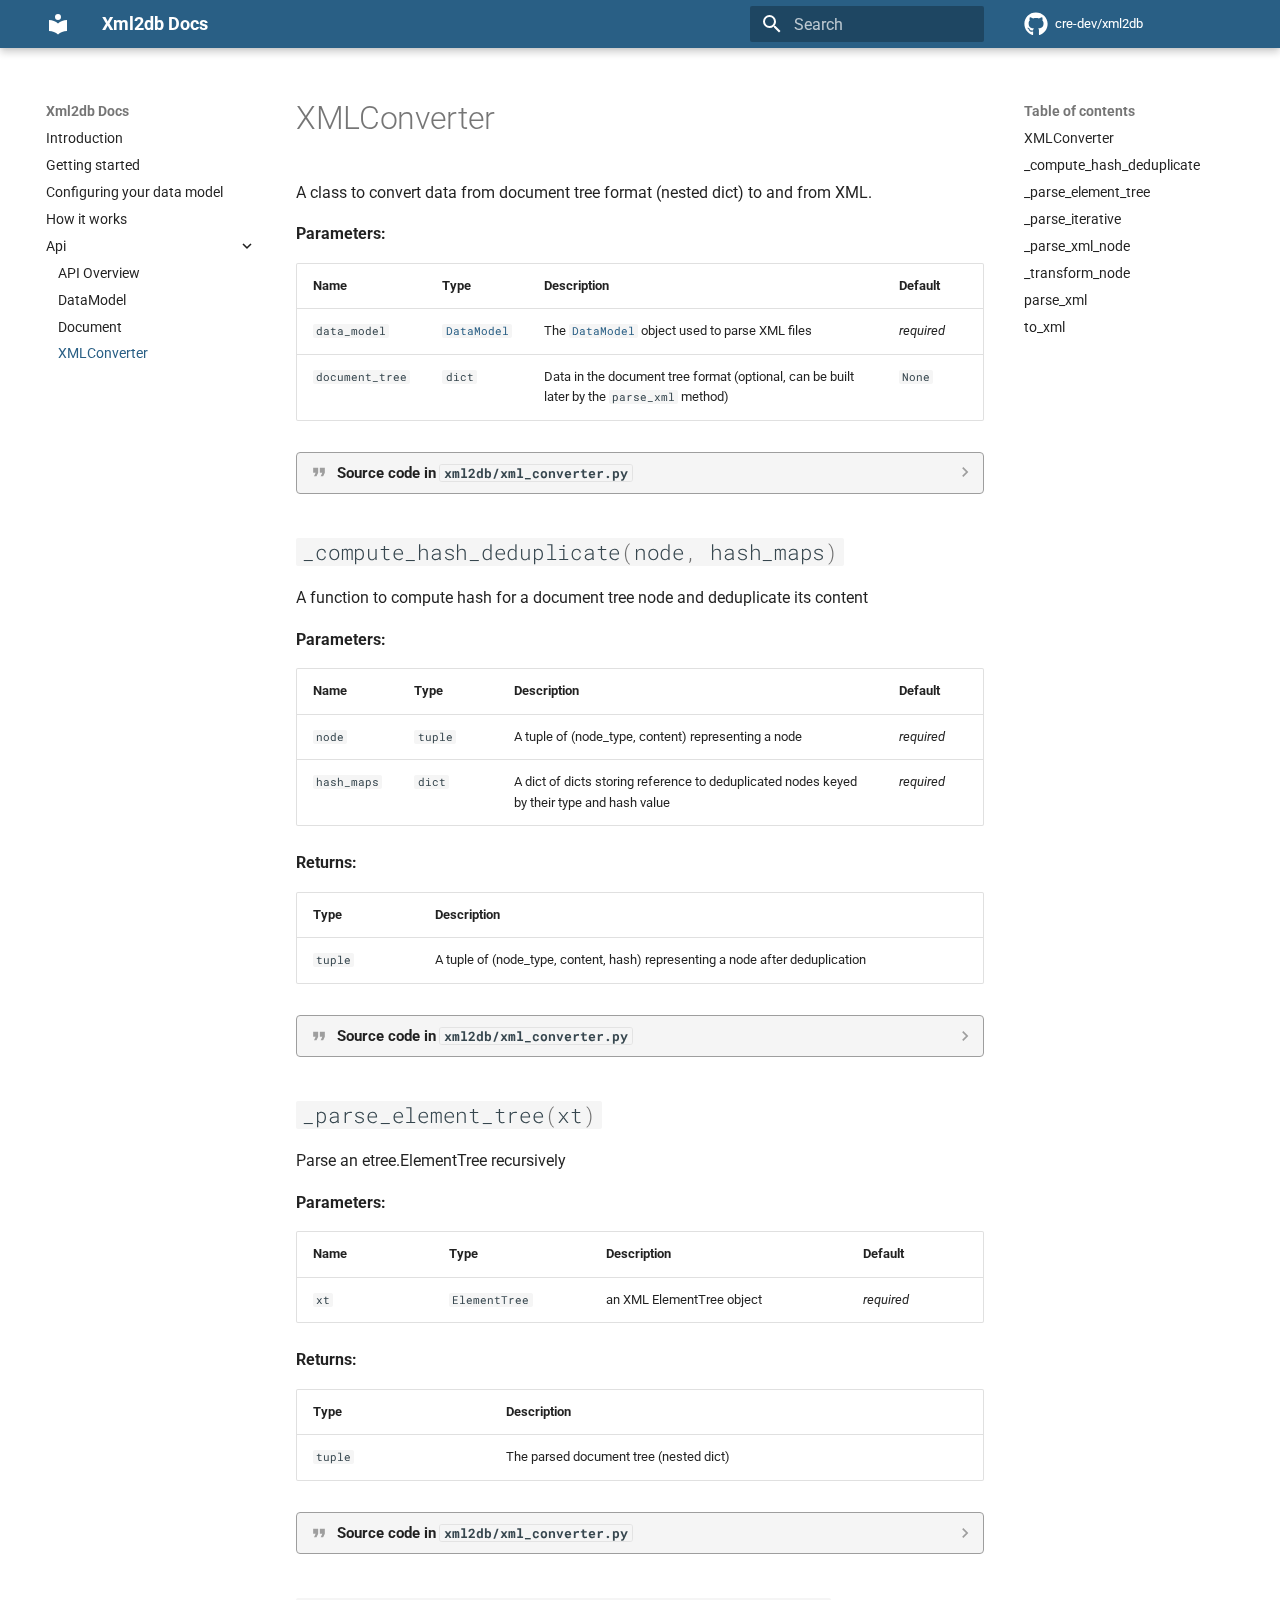
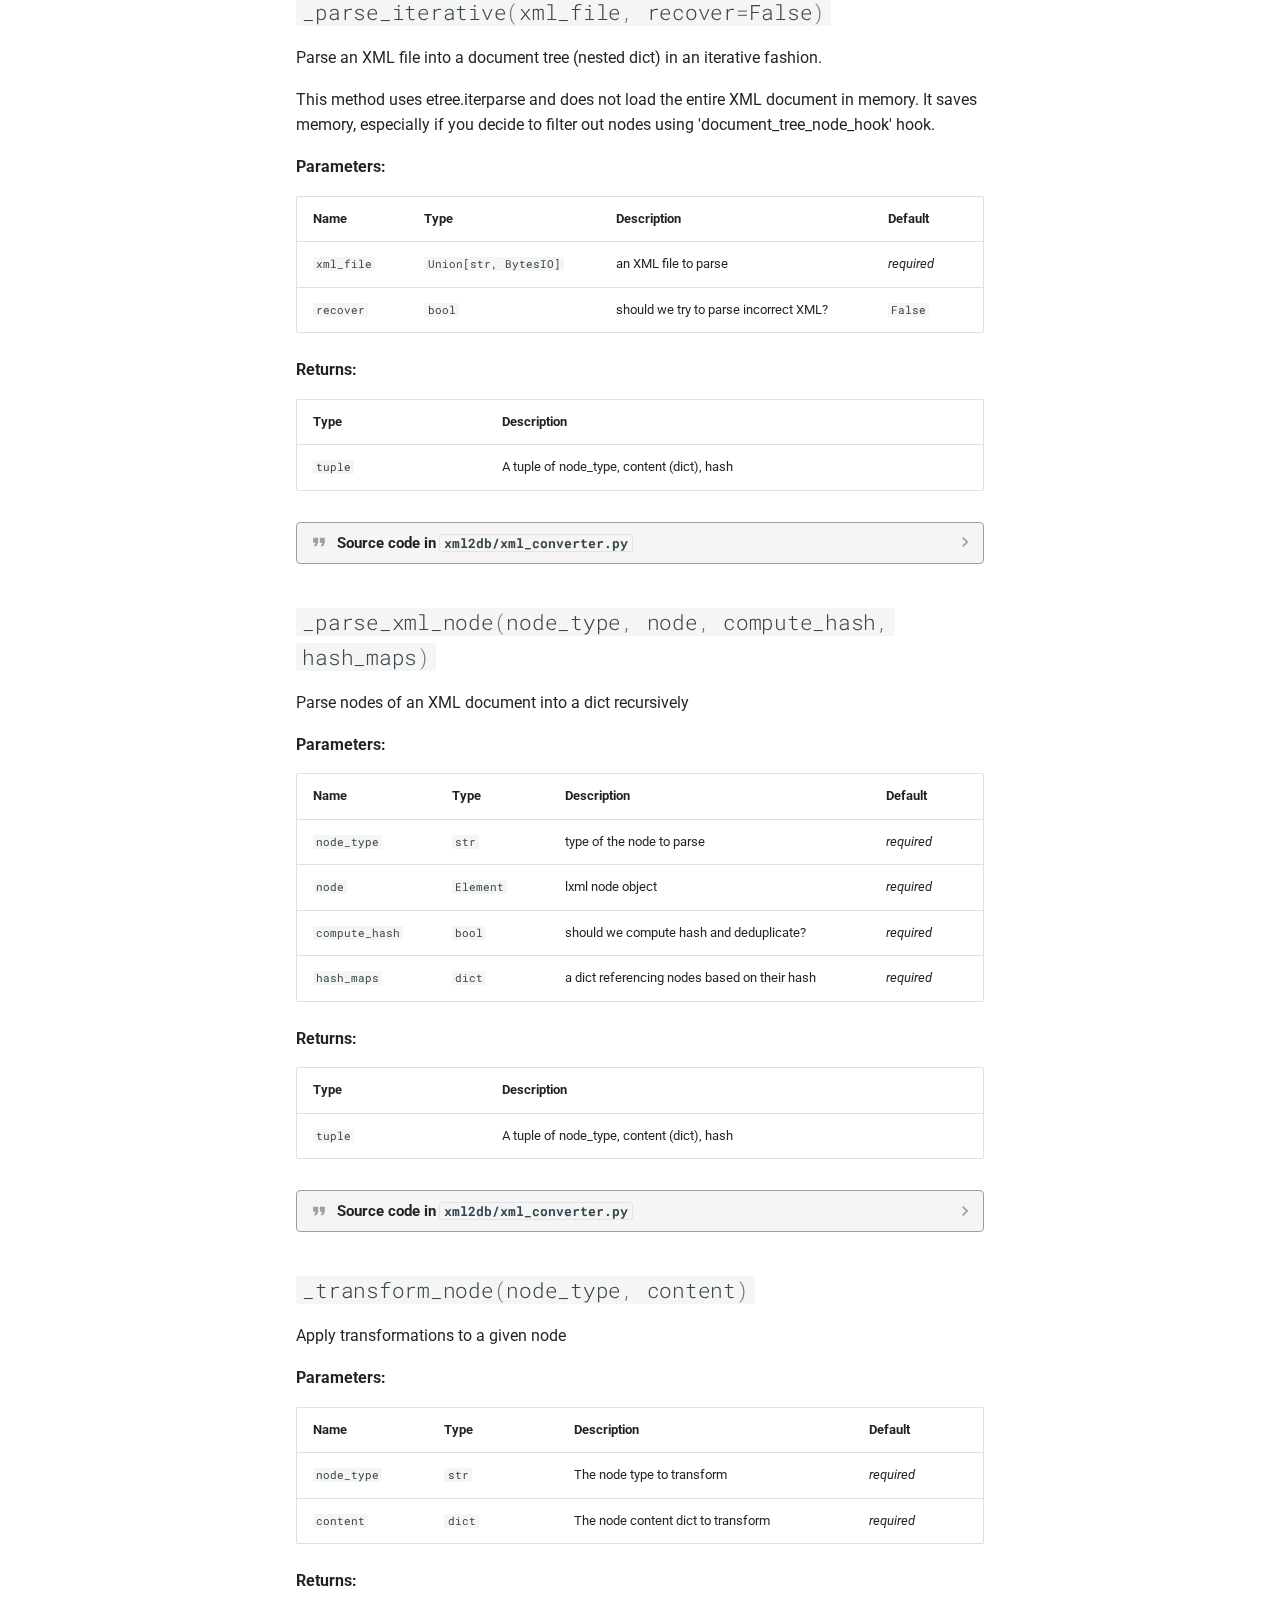
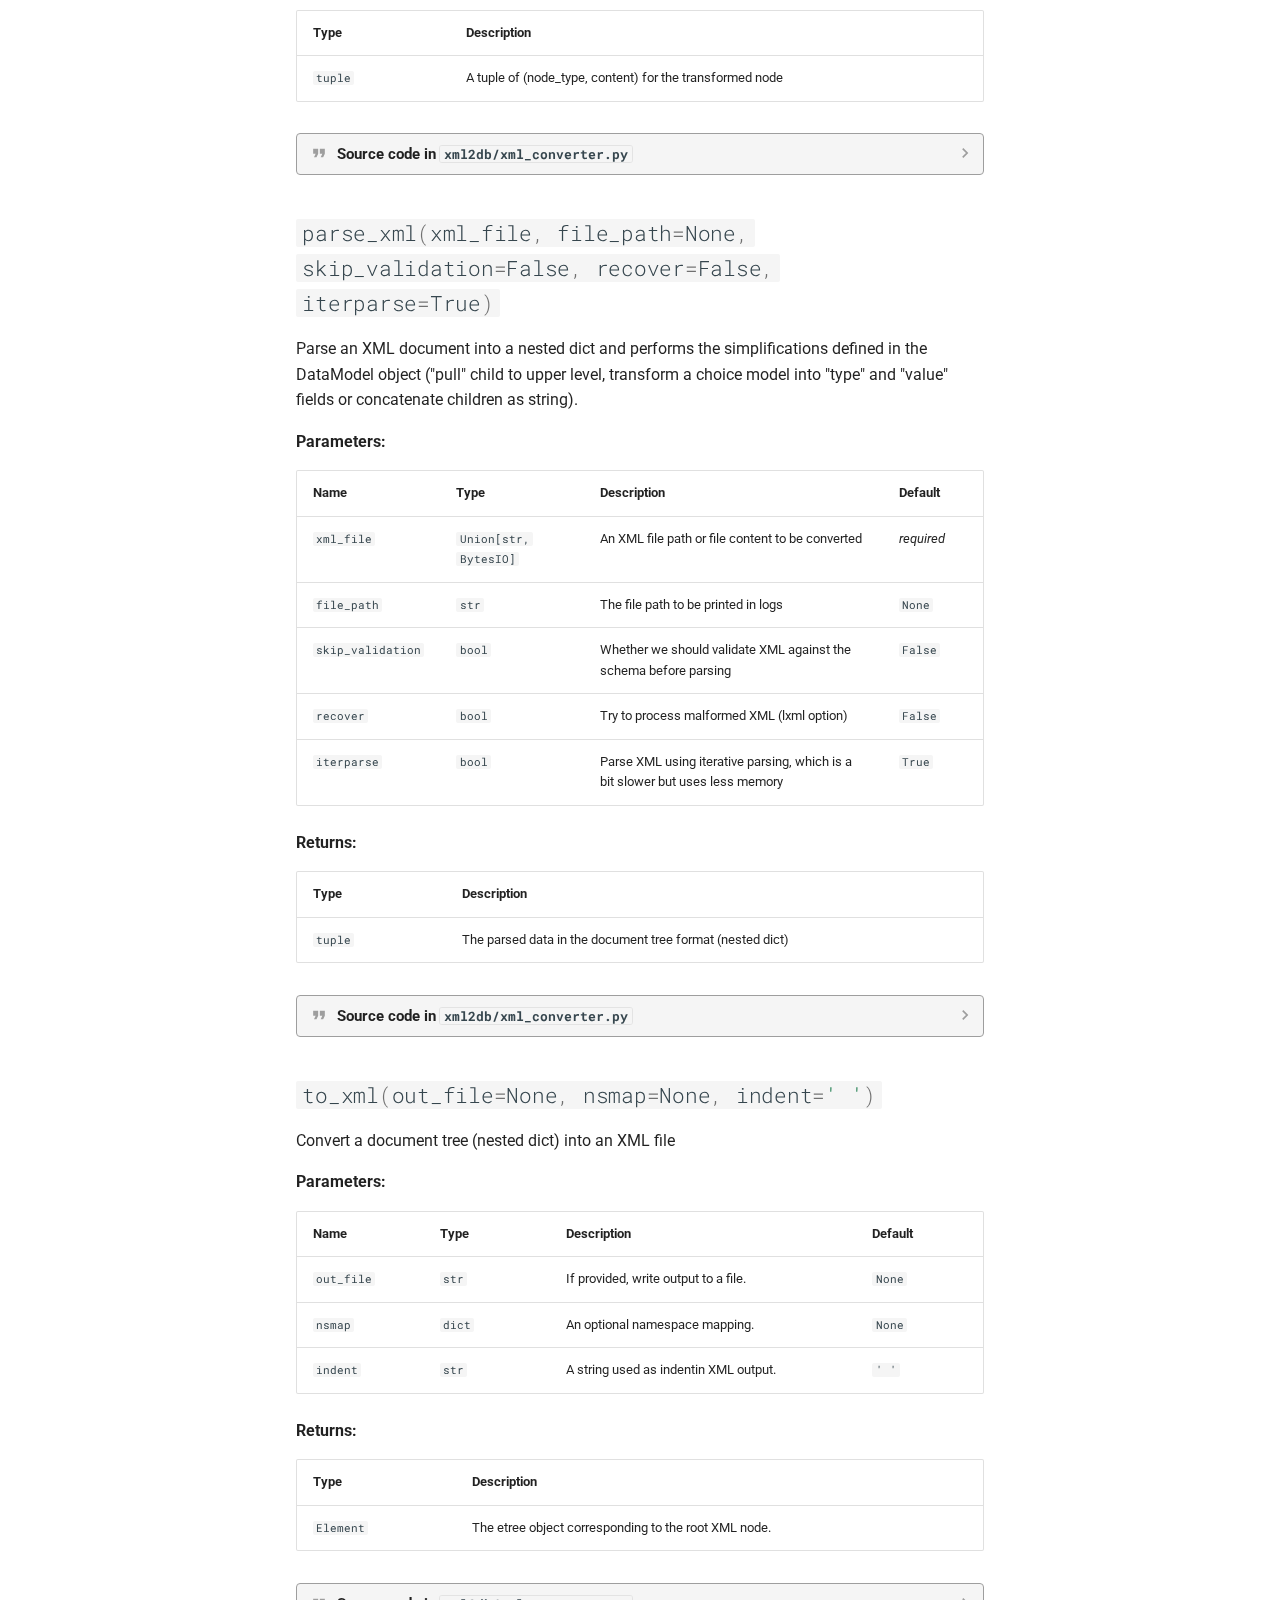
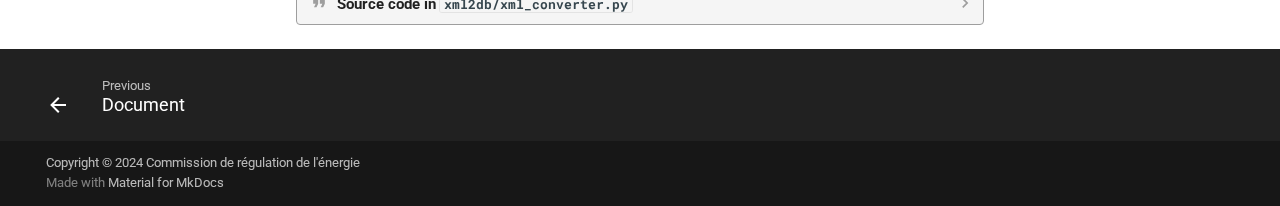
<file: api/xml_converter/index.html>
<!doctype html>
<html lang="en" class="no-js">
  <head>
    
      <meta charset="utf-8">
      <meta name="viewport" content="width=device-width,initial-scale=1">
      
        <meta name="description" content="Xml2db is a Python package to load XML files into a relational database. It handles complex XML and works out of the box, without any custom mapping rules.">
      
      
      
        <link rel="canonical" href="https://cre-dev.github.io/xml2db/api/xml_converter/">
      
      
        <link rel="prev" href="../document/">
      
      
      
      <link rel="icon" href="../../assets/images/favicon.png">
      <meta name="generator" content="mkdocs-1.6.1, mkdocs-material-9.6.2">
    
    
      
        <title>XMLConverter - Xml2db Docs</title>
      
    
    
      <link rel="stylesheet" href="../../assets/stylesheets/main.d7758b05.min.css">
      
      


    
    
      
    
    
      
        
        
        <link rel="preconnect" href="https://fonts.gstatic.com" crossorigin>
        <link rel="stylesheet" href="https://fonts.googleapis.com/css?family=Roboto:300,300i,400,400i,700,700i%7CRoboto+Mono:400,400i,700,700i&display=fallback">
        <style>:root{--md-text-font:"Roboto";--md-code-font:"Roboto Mono"}</style>
      
    
    
      <link rel="stylesheet" href="../../assets/_mkdocstrings.css">
    
      <link rel="stylesheet" href="../../stylesheets/extra.css">
    
    <script>__md_scope=new URL("../..",location),__md_hash=e=>[...e].reduce(((e,_)=>(e<<5)-e+_.charCodeAt(0)),0),__md_get=(e,_=localStorage,t=__md_scope)=>JSON.parse(_.getItem(t.pathname+"."+e)),__md_set=(e,_,t=localStorage,a=__md_scope)=>{try{t.setItem(a.pathname+"."+e,JSON.stringify(_))}catch(e){}}</script>
    
      

    
    
    
  <meta name="google-site-verification" content="ZzNMQmGw7RRGSr57kvJIkBXK5FW3K3PrIGk2BY2DspM" />

  </head>
  
  
    <body dir="ltr">
  
    
    <input class="md-toggle" data-md-toggle="drawer" type="checkbox" id="__drawer" autocomplete="off">
    <input class="md-toggle" data-md-toggle="search" type="checkbox" id="__search" autocomplete="off">
    <label class="md-overlay" for="__drawer"></label>
    <div data-md-component="skip">
      
        
        <a href="#xmlconverter" class="md-skip">
          Skip to content
        </a>
      
    </div>
    <div data-md-component="announce">
      
    </div>
    
    
      

  

<header class="md-header md-header--shadow" data-md-component="header">
  <nav class="md-header__inner md-grid" aria-label="Header">
    <a href="../.." title="Xml2db Docs" class="md-header__button md-logo" aria-label="Xml2db Docs" data-md-component="logo">
      
  
  <svg xmlns="http://www.w3.org/2000/svg" viewBox="0 0 24 24"><path d="M12 8a3 3 0 0 0 3-3 3 3 0 0 0-3-3 3 3 0 0 0-3 3 3 3 0 0 0 3 3m0 3.54C9.64 9.35 6.5 8 3 8v11c3.5 0 6.64 1.35 9 3.54 2.36-2.19 5.5-3.54 9-3.54V8c-3.5 0-6.64 1.35-9 3.54"/></svg>

    </a>
    <label class="md-header__button md-icon" for="__drawer">
      
      <svg xmlns="http://www.w3.org/2000/svg" viewBox="0 0 24 24"><path d="M3 6h18v2H3zm0 5h18v2H3zm0 5h18v2H3z"/></svg>
    </label>
    <div class="md-header__title" data-md-component="header-title">
      <div class="md-header__ellipsis">
        <div class="md-header__topic">
          <span class="md-ellipsis">
            Xml2db Docs
          </span>
        </div>
        <div class="md-header__topic" data-md-component="header-topic">
          <span class="md-ellipsis">
            
              XMLConverter
            
          </span>
        </div>
      </div>
    </div>
    
    
      <script>var palette=__md_get("__palette");if(palette&&palette.color){if("(prefers-color-scheme)"===palette.color.media){var media=matchMedia("(prefers-color-scheme: light)"),input=document.querySelector(media.matches?"[data-md-color-media='(prefers-color-scheme: light)']":"[data-md-color-media='(prefers-color-scheme: dark)']");palette.color.media=input.getAttribute("data-md-color-media"),palette.color.scheme=input.getAttribute("data-md-color-scheme"),palette.color.primary=input.getAttribute("data-md-color-primary"),palette.color.accent=input.getAttribute("data-md-color-accent")}for(var[key,value]of Object.entries(palette.color))document.body.setAttribute("data-md-color-"+key,value)}</script>
    
    
    
      <label class="md-header__button md-icon" for="__search">
        
        <svg xmlns="http://www.w3.org/2000/svg" viewBox="0 0 24 24"><path d="M9.5 3A6.5 6.5 0 0 1 16 9.5c0 1.61-.59 3.09-1.56 4.23l.27.27h.79l5 5-1.5 1.5-5-5v-.79l-.27-.27A6.52 6.52 0 0 1 9.5 16 6.5 6.5 0 0 1 3 9.5 6.5 6.5 0 0 1 9.5 3m0 2C7 5 5 7 5 9.5S7 14 9.5 14 14 12 14 9.5 12 5 9.5 5"/></svg>
      </label>
      <div class="md-search" data-md-component="search" role="dialog">
  <label class="md-search__overlay" for="__search"></label>
  <div class="md-search__inner" role="search">
    <form class="md-search__form" name="search">
      <input type="text" class="md-search__input" name="query" aria-label="Search" placeholder="Search" autocapitalize="off" autocorrect="off" autocomplete="off" spellcheck="false" data-md-component="search-query" required>
      <label class="md-search__icon md-icon" for="__search">
        
        <svg xmlns="http://www.w3.org/2000/svg" viewBox="0 0 24 24"><path d="M9.5 3A6.5 6.5 0 0 1 16 9.5c0 1.61-.59 3.09-1.56 4.23l.27.27h.79l5 5-1.5 1.5-5-5v-.79l-.27-.27A6.52 6.52 0 0 1 9.5 16 6.5 6.5 0 0 1 3 9.5 6.5 6.5 0 0 1 9.5 3m0 2C7 5 5 7 5 9.5S7 14 9.5 14 14 12 14 9.5 12 5 9.5 5"/></svg>
        
        <svg xmlns="http://www.w3.org/2000/svg" viewBox="0 0 24 24"><path d="M20 11v2H8l5.5 5.5-1.42 1.42L4.16 12l7.92-7.92L13.5 5.5 8 11z"/></svg>
      </label>
      <nav class="md-search__options" aria-label="Search">
        
        <button type="reset" class="md-search__icon md-icon" title="Clear" aria-label="Clear" tabindex="-1">
          
          <svg xmlns="http://www.w3.org/2000/svg" viewBox="0 0 24 24"><path d="M19 6.41 17.59 5 12 10.59 6.41 5 5 6.41 10.59 12 5 17.59 6.41 19 12 13.41 17.59 19 19 17.59 13.41 12z"/></svg>
        </button>
      </nav>
      
    </form>
    <div class="md-search__output">
      <div class="md-search__scrollwrap" tabindex="0" data-md-scrollfix>
        <div class="md-search-result" data-md-component="search-result">
          <div class="md-search-result__meta">
            Initializing search
          </div>
          <ol class="md-search-result__list" role="presentation"></ol>
        </div>
      </div>
    </div>
  </div>
</div>
    
    
      <div class="md-header__source">
        <a href="https://github.com/cre-dev/xml2db" title="Go to repository" class="md-source" data-md-component="source">
  <div class="md-source__icon md-icon">
    
    <svg xmlns="http://www.w3.org/2000/svg" viewBox="0 0 496 512"><!--! Font Awesome Free 6.7.2 by @fontawesome - https://fontawesome.com License - https://fontawesome.com/license/free (Icons: CC BY 4.0, Fonts: SIL OFL 1.1, Code: MIT License) Copyright 2024 Fonticons, Inc.--><path d="M165.9 397.4c0 2-2.3 3.6-5.2 3.6-3.3.3-5.6-1.3-5.6-3.6 0-2 2.3-3.6 5.2-3.6 3-.3 5.6 1.3 5.6 3.6m-31.1-4.5c-.7 2 1.3 4.3 4.3 4.9 2.6 1 5.6 0 6.2-2s-1.3-4.3-4.3-5.2c-2.6-.7-5.5.3-6.2 2.3m44.2-1.7c-2.9.7-4.9 2.6-4.6 4.9.3 2 2.9 3.3 5.9 2.6 2.9-.7 4.9-2.6 4.6-4.6-.3-1.9-3-3.2-5.9-2.9M244.8 8C106.1 8 0 113.3 0 252c0 110.9 69.8 205.8 169.5 239.2 12.8 2.3 17.3-5.6 17.3-12.1 0-6.2-.3-40.4-.3-61.4 0 0-70 15-84.7-29.8 0 0-11.4-29.1-27.8-36.6 0 0-22.9-15.7 1.6-15.4 0 0 24.9 2 38.6 25.8 21.9 38.6 58.6 27.5 72.9 20.9 2.3-16 8.8-27.1 16-33.7-55.9-6.2-112.3-14.3-112.3-110.5 0-27.5 7.6-41.3 23.6-58.9-2.6-6.5-11.1-33.3 2.6-67.9 20.9-6.5 69 27 69 27 20-5.6 41.5-8.5 62.8-8.5s42.8 2.9 62.8 8.5c0 0 48.1-33.6 69-27 13.7 34.7 5.2 61.4 2.6 67.9 16 17.7 25.8 31.5 25.8 58.9 0 96.5-58.9 104.2-114.8 110.5 9.2 7.9 17 22.9 17 46.4 0 33.7-.3 75.4-.3 83.6 0 6.5 4.6 14.4 17.3 12.1C428.2 457.8 496 362.9 496 252 496 113.3 383.5 8 244.8 8M97.2 352.9c-1.3 1-1 3.3.7 5.2 1.6 1.6 3.9 2.3 5.2 1 1.3-1 1-3.3-.7-5.2-1.6-1.6-3.9-2.3-5.2-1m-10.8-8.1c-.7 1.3.3 2.9 2.3 3.9 1.6 1 3.6.7 4.3-.7.7-1.3-.3-2.9-2.3-3.9-2-.6-3.6-.3-4.3.7m32.4 35.6c-1.6 1.3-1 4.3 1.3 6.2 2.3 2.3 5.2 2.6 6.5 1 1.3-1.3.7-4.3-1.3-6.2-2.2-2.3-5.2-2.6-6.5-1m-11.4-14.7c-1.6 1-1.6 3.6 0 5.9s4.3 3.3 5.6 2.3c1.6-1.3 1.6-3.9 0-6.2-1.4-2.3-4-3.3-5.6-2"/></svg>
  </div>
  <div class="md-source__repository">
    cre-dev/xml2db
  </div>
</a>
      </div>
    
  </nav>
  
</header>
    
    <div class="md-container" data-md-component="container">
      
      
        
          
        
      
      <main class="md-main" data-md-component="main">
        <div class="md-main__inner md-grid">
          
            
              
              <div class="md-sidebar md-sidebar--primary" data-md-component="sidebar" data-md-type="navigation" >
                <div class="md-sidebar__scrollwrap">
                  <div class="md-sidebar__inner">
                    



<nav class="md-nav md-nav--primary" aria-label="Navigation" data-md-level="0">
  <label class="md-nav__title" for="__drawer">
    <a href="../.." title="Xml2db Docs" class="md-nav__button md-logo" aria-label="Xml2db Docs" data-md-component="logo">
      
  
  <svg xmlns="http://www.w3.org/2000/svg" viewBox="0 0 24 24"><path d="M12 8a3 3 0 0 0 3-3 3 3 0 0 0-3-3 3 3 0 0 0-3 3 3 3 0 0 0 3 3m0 3.54C9.64 9.35 6.5 8 3 8v11c3.5 0 6.64 1.35 9 3.54 2.36-2.19 5.5-3.54 9-3.54V8c-3.5 0-6.64 1.35-9 3.54"/></svg>

    </a>
    Xml2db Docs
  </label>
  
    <div class="md-nav__source">
      <a href="https://github.com/cre-dev/xml2db" title="Go to repository" class="md-source" data-md-component="source">
  <div class="md-source__icon md-icon">
    
    <svg xmlns="http://www.w3.org/2000/svg" viewBox="0 0 496 512"><!--! Font Awesome Free 6.7.2 by @fontawesome - https://fontawesome.com License - https://fontawesome.com/license/free (Icons: CC BY 4.0, Fonts: SIL OFL 1.1, Code: MIT License) Copyright 2024 Fonticons, Inc.--><path d="M165.9 397.4c0 2-2.3 3.6-5.2 3.6-3.3.3-5.6-1.3-5.6-3.6 0-2 2.3-3.6 5.2-3.6 3-.3 5.6 1.3 5.6 3.6m-31.1-4.5c-.7 2 1.3 4.3 4.3 4.9 2.6 1 5.6 0 6.2-2s-1.3-4.3-4.3-5.2c-2.6-.7-5.5.3-6.2 2.3m44.2-1.7c-2.9.7-4.9 2.6-4.6 4.9.3 2 2.9 3.3 5.9 2.6 2.9-.7 4.9-2.6 4.6-4.6-.3-1.9-3-3.2-5.9-2.9M244.8 8C106.1 8 0 113.3 0 252c0 110.9 69.8 205.8 169.5 239.2 12.8 2.3 17.3-5.6 17.3-12.1 0-6.2-.3-40.4-.3-61.4 0 0-70 15-84.7-29.8 0 0-11.4-29.1-27.8-36.6 0 0-22.9-15.7 1.6-15.4 0 0 24.9 2 38.6 25.8 21.9 38.6 58.6 27.5 72.9 20.9 2.3-16 8.8-27.1 16-33.7-55.9-6.2-112.3-14.3-112.3-110.5 0-27.5 7.6-41.3 23.6-58.9-2.6-6.5-11.1-33.3 2.6-67.9 20.9-6.5 69 27 69 27 20-5.6 41.5-8.5 62.8-8.5s42.8 2.9 62.8 8.5c0 0 48.1-33.6 69-27 13.7 34.7 5.2 61.4 2.6 67.9 16 17.7 25.8 31.5 25.8 58.9 0 96.5-58.9 104.2-114.8 110.5 9.2 7.9 17 22.9 17 46.4 0 33.7-.3 75.4-.3 83.6 0 6.5 4.6 14.4 17.3 12.1C428.2 457.8 496 362.9 496 252 496 113.3 383.5 8 244.8 8M97.2 352.9c-1.3 1-1 3.3.7 5.2 1.6 1.6 3.9 2.3 5.2 1 1.3-1 1-3.3-.7-5.2-1.6-1.6-3.9-2.3-5.2-1m-10.8-8.1c-.7 1.3.3 2.9 2.3 3.9 1.6 1 3.6.7 4.3-.7.7-1.3-.3-2.9-2.3-3.9-2-.6-3.6-.3-4.3.7m32.4 35.6c-1.6 1.3-1 4.3 1.3 6.2 2.3 2.3 5.2 2.6 6.5 1 1.3-1.3.7-4.3-1.3-6.2-2.2-2.3-5.2-2.6-6.5-1m-11.4-14.7c-1.6 1-1.6 3.6 0 5.9s4.3 3.3 5.6 2.3c1.6-1.3 1.6-3.9 0-6.2-1.4-2.3-4-3.3-5.6-2"/></svg>
  </div>
  <div class="md-source__repository">
    cre-dev/xml2db
  </div>
</a>
    </div>
  
  <ul class="md-nav__list" data-md-scrollfix>
    
      
      
  
  
  
  
    <li class="md-nav__item">
      <a href="../.." class="md-nav__link">
        
  
  <span class="md-ellipsis">
    Introduction
    
  </span>
  

      </a>
    </li>
  

    
      
      
  
  
  
  
    <li class="md-nav__item">
      <a href="../../getting_started/" class="md-nav__link">
        
  
  <span class="md-ellipsis">
    Getting started
    
  </span>
  

      </a>
    </li>
  

    
      
      
  
  
  
  
    <li class="md-nav__item">
      <a href="../../configuring/" class="md-nav__link">
        
  
  <span class="md-ellipsis">
    Configuring your data model
    
  </span>
  

      </a>
    </li>
  

    
      
      
  
  
  
  
    <li class="md-nav__item">
      <a href="../../how_it_works/" class="md-nav__link">
        
  
  <span class="md-ellipsis">
    How it works
    
  </span>
  

      </a>
    </li>
  

    
      
      
  
  
    
  
  
  
    
    
    
    
    <li class="md-nav__item md-nav__item--active md-nav__item--nested">
      
        
        
        <input class="md-nav__toggle md-toggle " type="checkbox" id="__nav_5" checked>
        
          
          <label class="md-nav__link" for="__nav_5" id="__nav_5_label" tabindex="0">
            
  
  <span class="md-ellipsis">
    Api
    
  </span>
  

            <span class="md-nav__icon md-icon"></span>
          </label>
        
        <nav class="md-nav" data-md-level="1" aria-labelledby="__nav_5_label" aria-expanded="true">
          <label class="md-nav__title" for="__nav_5">
            <span class="md-nav__icon md-icon"></span>
            Api
          </label>
          <ul class="md-nav__list" data-md-scrollfix>
            
              
                
  
  
  
  
    <li class="md-nav__item">
      <a href="../overview/" class="md-nav__link">
        
  
  <span class="md-ellipsis">
    API Overview
    
  </span>
  

      </a>
    </li>
  

              
            
              
                
  
  
  
  
    <li class="md-nav__item">
      <a href="../data_model/" class="md-nav__link">
        
  
  <span class="md-ellipsis">
    DataModel
    
  </span>
  

      </a>
    </li>
  

              
            
              
                
  
  
  
  
    <li class="md-nav__item">
      <a href="../document/" class="md-nav__link">
        
  
  <span class="md-ellipsis">
    Document
    
  </span>
  

      </a>
    </li>
  

              
            
              
                
  
  
    
  
  
  
    <li class="md-nav__item md-nav__item--active">
      
      <input class="md-nav__toggle md-toggle" type="checkbox" id="__toc">
      
      
        
      
      
        <label class="md-nav__link md-nav__link--active" for="__toc">
          
  
  <span class="md-ellipsis">
    XMLConverter
    
  </span>
  

          <span class="md-nav__icon md-icon"></span>
        </label>
      
      <a href="./" class="md-nav__link md-nav__link--active">
        
  
  <span class="md-ellipsis">
    XMLConverter
    
  </span>
  

      </a>
      
        

<nav class="md-nav md-nav--secondary" aria-label="Table of contents">
  
  
  
    
  
  
    <label class="md-nav__title" for="__toc">
      <span class="md-nav__icon md-icon"></span>
      Table of contents
    </label>
    <ul class="md-nav__list" data-md-component="toc" data-md-scrollfix>
      
        <li class="md-nav__item">
  <a href="#xml2db.xml_converter.XMLConverter" class="md-nav__link">
    <span class="md-ellipsis">
      XMLConverter
    </span>
  </a>
  
</li>
      
        <li class="md-nav__item">
  <a href="#xml2db.xml_converter.XMLConverter._compute_hash_deduplicate" class="md-nav__link">
    <span class="md-ellipsis">
      _compute_hash_deduplicate
    </span>
  </a>
  
</li>
      
        <li class="md-nav__item">
  <a href="#xml2db.xml_converter.XMLConverter._parse_element_tree" class="md-nav__link">
    <span class="md-ellipsis">
      _parse_element_tree
    </span>
  </a>
  
</li>
      
        <li class="md-nav__item">
  <a href="#xml2db.xml_converter.XMLConverter._parse_iterative" class="md-nav__link">
    <span class="md-ellipsis">
      _parse_iterative
    </span>
  </a>
  
</li>
      
        <li class="md-nav__item">
  <a href="#xml2db.xml_converter.XMLConverter._parse_xml_node" class="md-nav__link">
    <span class="md-ellipsis">
      _parse_xml_node
    </span>
  </a>
  
</li>
      
        <li class="md-nav__item">
  <a href="#xml2db.xml_converter.XMLConverter._transform_node" class="md-nav__link">
    <span class="md-ellipsis">
      _transform_node
    </span>
  </a>
  
</li>
      
        <li class="md-nav__item">
  <a href="#xml2db.xml_converter.XMLConverter.parse_xml" class="md-nav__link">
    <span class="md-ellipsis">
      parse_xml
    </span>
  </a>
  
</li>
      
        <li class="md-nav__item">
  <a href="#xml2db.xml_converter.XMLConverter.to_xml" class="md-nav__link">
    <span class="md-ellipsis">
      to_xml
    </span>
  </a>
  
</li>
      
    </ul>
  
</nav>
      
    </li>
  

              
            
          </ul>
        </nav>
      
    </li>
  

    
  </ul>
</nav>
                  </div>
                </div>
              </div>
            
            
              
              <div class="md-sidebar md-sidebar--secondary" data-md-component="sidebar" data-md-type="toc" >
                <div class="md-sidebar__scrollwrap">
                  <div class="md-sidebar__inner">
                    

<nav class="md-nav md-nav--secondary" aria-label="Table of contents">
  
  
  
    
  
  
    <label class="md-nav__title" for="__toc">
      <span class="md-nav__icon md-icon"></span>
      Table of contents
    </label>
    <ul class="md-nav__list" data-md-component="toc" data-md-scrollfix>
      
        <li class="md-nav__item">
  <a href="#xml2db.xml_converter.XMLConverter" class="md-nav__link">
    <span class="md-ellipsis">
      XMLConverter
    </span>
  </a>
  
</li>
      
        <li class="md-nav__item">
  <a href="#xml2db.xml_converter.XMLConverter._compute_hash_deduplicate" class="md-nav__link">
    <span class="md-ellipsis">
      _compute_hash_deduplicate
    </span>
  </a>
  
</li>
      
        <li class="md-nav__item">
  <a href="#xml2db.xml_converter.XMLConverter._parse_element_tree" class="md-nav__link">
    <span class="md-ellipsis">
      _parse_element_tree
    </span>
  </a>
  
</li>
      
        <li class="md-nav__item">
  <a href="#xml2db.xml_converter.XMLConverter._parse_iterative" class="md-nav__link">
    <span class="md-ellipsis">
      _parse_iterative
    </span>
  </a>
  
</li>
      
        <li class="md-nav__item">
  <a href="#xml2db.xml_converter.XMLConverter._parse_xml_node" class="md-nav__link">
    <span class="md-ellipsis">
      _parse_xml_node
    </span>
  </a>
  
</li>
      
        <li class="md-nav__item">
  <a href="#xml2db.xml_converter.XMLConverter._transform_node" class="md-nav__link">
    <span class="md-ellipsis">
      _transform_node
    </span>
  </a>
  
</li>
      
        <li class="md-nav__item">
  <a href="#xml2db.xml_converter.XMLConverter.parse_xml" class="md-nav__link">
    <span class="md-ellipsis">
      parse_xml
    </span>
  </a>
  
</li>
      
        <li class="md-nav__item">
  <a href="#xml2db.xml_converter.XMLConverter.to_xml" class="md-nav__link">
    <span class="md-ellipsis">
      to_xml
    </span>
  </a>
  
</li>
      
    </ul>
  
</nav>
                  </div>
                </div>
              </div>
            
          
          
            <div class="md-content" data-md-component="content">
              <article class="md-content__inner md-typeset">
                
                  


  
  


<h1 id="xmlconverter">XMLConverter<a class="headerlink" href="#xmlconverter" title="Permanent link">&para;</a></h1>


<div class="doc doc-object doc-class">



<a id="xml2db.xml_converter.XMLConverter"></a>
    <div class="doc doc-contents first">


        <p>A class to convert data from document tree format (nested dict) to and from XML.</p>


<p><span class="doc-section-title">Parameters:</span></p>
    <table>
      <thead>
        <tr>
          <th>Name</th>
          <th>Type</th>
          <th>Description</th>
          <th>Default</th>
        </tr>
      </thead>
      <tbody>
          <tr class="doc-section-item">
            <td>
                <code>data_model</code>
            </td>
            <td>
                  <code><a class="autorefs autorefs-internal" title="xml2db.model.DataModel" href="../data_model/#xml2db.model.DataModel">DataModel</a></code>
            </td>
            <td>
              <div class="doc-md-description">
                <p>The <a href="../data_model/#xml2db.model.DataModel"><code>DataModel</code></a> object used to parse XML files</p>
              </div>
            </td>
            <td>
                <em>required</em>
            </td>
          </tr>
          <tr class="doc-section-item">
            <td>
                <code>document_tree</code>
            </td>
            <td>
                  <code>dict</code>
            </td>
            <td>
              <div class="doc-md-description">
                <p>Data in the document tree format (optional, can be built later by the <code>parse_xml</code> method)</p>
              </div>
            </td>
            <td>
                  <code>None</code>
            </td>
          </tr>
      </tbody>
    </table>






                  <details class="quote">
                    <summary>Source code in <code>xml2db/xml_converter.py</code></summary>
                    <div class="language-python highlight"><table class="highlighttable"><tr><td class="linenos"><div class="linenodiv"><pre><span></span><span class="normal"><a href="#__codelineno-0-35">35</a></span>
<span class="normal"><a href="#__codelineno-0-36">36</a></span>
<span class="normal"><a href="#__codelineno-0-37">37</a></span>
<span class="normal"><a href="#__codelineno-0-38">38</a></span>
<span class="normal"><a href="#__codelineno-0-39">39</a></span>
<span class="normal"><a href="#__codelineno-0-40">40</a></span>
<span class="normal"><a href="#__codelineno-0-41">41</a></span>
<span class="normal"><a href="#__codelineno-0-42">42</a></span>
<span class="normal"><a href="#__codelineno-0-43">43</a></span></pre></div></td><td class="code"><div><pre><span></span><code><span id="__span-0-35"><a id="__codelineno-0-35" name="__codelineno-0-35"></a><span class="k">def</span><span class="w"> </span><span class="fm">__init__</span><span class="p">(</span><span class="bp">self</span><span class="p">,</span> <span class="n">data_model</span><span class="p">:</span> <span class="s2">&quot;DataModel&quot;</span><span class="p">,</span> <span class="n">document_tree</span><span class="p">:</span> <span class="nb">dict</span> <span class="o">=</span> <span class="kc">None</span><span class="p">):</span>
</span><span id="__span-0-36"><a id="__codelineno-0-36" name="__codelineno-0-36"></a><span class="w">    </span><span class="sd">&quot;&quot;&quot;A class to convert data from document tree format (nested dict) to and from XML.</span>
</span><span id="__span-0-37"><a id="__codelineno-0-37" name="__codelineno-0-37"></a>
</span><span id="__span-0-38"><a id="__codelineno-0-38" name="__codelineno-0-38"></a><span class="sd">    Args:</span>
</span><span id="__span-0-39"><a id="__codelineno-0-39" name="__codelineno-0-39"></a><span class="sd">        data_model: The [`DataModel`](./data_model.md#xml2db.model.DataModel) object used to parse XML files</span>
</span><span id="__span-0-40"><a id="__codelineno-0-40" name="__codelineno-0-40"></a><span class="sd">        document_tree: Data in the document tree format (optional, can be built later by the `parse_xml` method)</span>
</span><span id="__span-0-41"><a id="__codelineno-0-41" name="__codelineno-0-41"></a><span class="sd">    &quot;&quot;&quot;</span>
</span><span id="__span-0-42"><a id="__codelineno-0-42" name="__codelineno-0-42"></a>    <span class="bp">self</span><span class="o">.</span><span class="n">model</span> <span class="o">=</span> <span class="n">data_model</span>
</span><span id="__span-0-43"><a id="__codelineno-0-43" name="__codelineno-0-43"></a>    <span class="bp">self</span><span class="o">.</span><span class="n">document_tree</span> <span class="o">=</span> <span class="n">document_tree</span>
</span></code></pre></div></td></tr></table></div>
                  </details>



  <div class="doc doc-children">









<div class="doc doc-object doc-function">


<h2 id="xml2db.xml_converter.XMLConverter._compute_hash_deduplicate" class="doc doc-heading">
            <code class="highlight language-python"><span class="n">_compute_hash_deduplicate</span><span class="p">(</span><span class="n">node</span><span class="p">,</span> <span class="n">hash_maps</span><span class="p">)</span></code>

<a href="#xml2db.xml_converter.XMLConverter._compute_hash_deduplicate" class="headerlink" title="Permanent link">&para;</a></h2>


    <div class="doc doc-contents ">

        <p>A function to compute hash for a document tree node and deduplicate its content</p>


<p><span class="doc-section-title">Parameters:</span></p>
    <table>
      <thead>
        <tr>
          <th>Name</th>
          <th>Type</th>
          <th>Description</th>
          <th>Default</th>
        </tr>
      </thead>
      <tbody>
          <tr class="doc-section-item">
            <td>
                <code>node</code>
            </td>
            <td>
                  <code>tuple</code>
            </td>
            <td>
              <div class="doc-md-description">
                <p>A tuple of (node_type, content) representing a node</p>
              </div>
            </td>
            <td>
                <em>required</em>
            </td>
          </tr>
          <tr class="doc-section-item">
            <td>
                <code>hash_maps</code>
            </td>
            <td>
                  <code>dict</code>
            </td>
            <td>
              <div class="doc-md-description">
                <p>A dict of dicts storing reference to deduplicated nodes keyed by their type and hash value</p>
              </div>
            </td>
            <td>
                <em>required</em>
            </td>
          </tr>
      </tbody>
    </table>


    <p><span class="doc-section-title">Returns:</span></p>
    <table>
      <thead>
        <tr>
          <th>Type</th>
          <th>Description</th>
        </tr>
      </thead>
      <tbody>
          <tr class="doc-section-item">
            <td>
                  <code>tuple</code>
            </td>
            <td>
              <div class="doc-md-description">
                <p>A tuple of (node_type, content, hash) representing a node after deduplication</p>
              </div>
            </td>
          </tr>
      </tbody>
    </table>

            <details class="quote">
              <summary>Source code in <code>xml2db/xml_converter.py</code></summary>
              <div class="language-python highlight"><table class="highlighttable"><tr><td class="linenos"><div class="linenodiv"><pre><span></span><span class="normal"><a href="#__codelineno-0-340">340</a></span>
<span class="normal"><a href="#__codelineno-0-341">341</a></span>
<span class="normal"><a href="#__codelineno-0-342">342</a></span>
<span class="normal"><a href="#__codelineno-0-343">343</a></span>
<span class="normal"><a href="#__codelineno-0-344">344</a></span>
<span class="normal"><a href="#__codelineno-0-345">345</a></span>
<span class="normal"><a href="#__codelineno-0-346">346</a></span>
<span class="normal"><a href="#__codelineno-0-347">347</a></span>
<span class="normal"><a href="#__codelineno-0-348">348</a></span>
<span class="normal"><a href="#__codelineno-0-349">349</a></span>
<span class="normal"><a href="#__codelineno-0-350">350</a></span>
<span class="normal"><a href="#__codelineno-0-351">351</a></span>
<span class="normal"><a href="#__codelineno-0-352">352</a></span>
<span class="normal"><a href="#__codelineno-0-353">353</a></span>
<span class="normal"><a href="#__codelineno-0-354">354</a></span>
<span class="normal"><a href="#__codelineno-0-355">355</a></span>
<span class="normal"><a href="#__codelineno-0-356">356</a></span>
<span class="normal"><a href="#__codelineno-0-357">357</a></span>
<span class="normal"><a href="#__codelineno-0-358">358</a></span>
<span class="normal"><a href="#__codelineno-0-359">359</a></span>
<span class="normal"><a href="#__codelineno-0-360">360</a></span>
<span class="normal"><a href="#__codelineno-0-361">361</a></span>
<span class="normal"><a href="#__codelineno-0-362">362</a></span>
<span class="normal"><a href="#__codelineno-0-363">363</a></span>
<span class="normal"><a href="#__codelineno-0-364">364</a></span>
<span class="normal"><a href="#__codelineno-0-365">365</a></span>
<span class="normal"><a href="#__codelineno-0-366">366</a></span>
<span class="normal"><a href="#__codelineno-0-367">367</a></span>
<span class="normal"><a href="#__codelineno-0-368">368</a></span>
<span class="normal"><a href="#__codelineno-0-369">369</a></span>
<span class="normal"><a href="#__codelineno-0-370">370</a></span>
<span class="normal"><a href="#__codelineno-0-371">371</a></span>
<span class="normal"><a href="#__codelineno-0-372">372</a></span>
<span class="normal"><a href="#__codelineno-0-373">373</a></span>
<span class="normal"><a href="#__codelineno-0-374">374</a></span>
<span class="normal"><a href="#__codelineno-0-375">375</a></span>
<span class="normal"><a href="#__codelineno-0-376">376</a></span>
<span class="normal"><a href="#__codelineno-0-377">377</a></span>
<span class="normal"><a href="#__codelineno-0-378">378</a></span>
<span class="normal"><a href="#__codelineno-0-379">379</a></span>
<span class="normal"><a href="#__codelineno-0-380">380</a></span>
<span class="normal"><a href="#__codelineno-0-381">381</a></span>
<span class="normal"><a href="#__codelineno-0-382">382</a></span>
<span class="normal"><a href="#__codelineno-0-383">383</a></span>
<span class="normal"><a href="#__codelineno-0-384">384</a></span>
<span class="normal"><a href="#__codelineno-0-385">385</a></span>
<span class="normal"><a href="#__codelineno-0-386">386</a></span>
<span class="normal"><a href="#__codelineno-0-387">387</a></span>
<span class="normal"><a href="#__codelineno-0-388">388</a></span>
<span class="normal"><a href="#__codelineno-0-389">389</a></span>
<span class="normal"><a href="#__codelineno-0-390">390</a></span>
<span class="normal"><a href="#__codelineno-0-391">391</a></span>
<span class="normal"><a href="#__codelineno-0-392">392</a></span>
<span class="normal"><a href="#__codelineno-0-393">393</a></span>
<span class="normal"><a href="#__codelineno-0-394">394</a></span></pre></div></td><td class="code"><div><pre><span></span><code><span id="__span-0-340"><a id="__codelineno-0-340" name="__codelineno-0-340"></a><span class="k">def</span><span class="w"> </span><span class="nf">_compute_hash_deduplicate</span><span class="p">(</span><span class="bp">self</span><span class="p">,</span> <span class="n">node</span><span class="p">:</span> <span class="nb">tuple</span><span class="p">,</span> <span class="n">hash_maps</span><span class="p">:</span> <span class="nb">dict</span><span class="p">)</span> <span class="o">-&gt;</span> <span class="nb">tuple</span><span class="p">:</span>
</span><span id="__span-0-341"><a id="__codelineno-0-341" name="__codelineno-0-341"></a><span class="w">    </span><span class="sd">&quot;&quot;&quot;</span>
</span><span id="__span-0-342"><a id="__codelineno-0-342" name="__codelineno-0-342"></a><span class="sd">    A function to compute hash for a document tree node and deduplicate its content</span>
</span><span id="__span-0-343"><a id="__codelineno-0-343" name="__codelineno-0-343"></a>
</span><span id="__span-0-344"><a id="__codelineno-0-344" name="__codelineno-0-344"></a><span class="sd">    Args:</span>
</span><span id="__span-0-345"><a id="__codelineno-0-345" name="__codelineno-0-345"></a><span class="sd">        node: A tuple of (node_type, content) representing a node</span>
</span><span id="__span-0-346"><a id="__codelineno-0-346" name="__codelineno-0-346"></a><span class="sd">        hash_maps: A dict of dicts storing reference to deduplicated nodes keyed by their type and hash value</span>
</span><span id="__span-0-347"><a id="__codelineno-0-347" name="__codelineno-0-347"></a>
</span><span id="__span-0-348"><a id="__codelineno-0-348" name="__codelineno-0-348"></a><span class="sd">    Returns:</span>
</span><span id="__span-0-349"><a id="__codelineno-0-349" name="__codelineno-0-349"></a><span class="sd">        A tuple of (node_type, content, hash) representing a node after deduplication</span>
</span><span id="__span-0-350"><a id="__codelineno-0-350" name="__codelineno-0-350"></a><span class="sd">    &quot;&quot;&quot;</span>
</span><span id="__span-0-351"><a id="__codelineno-0-351" name="__codelineno-0-351"></a>    <span class="n">node_type</span><span class="p">,</span> <span class="n">content</span> <span class="o">=</span> <span class="n">node</span>
</span><span id="__span-0-352"><a id="__codelineno-0-352" name="__codelineno-0-352"></a>    <span class="k">if</span> <span class="n">node_type</span> <span class="ow">not</span> <span class="ow">in</span> <span class="bp">self</span><span class="o">.</span><span class="n">model</span><span class="o">.</span><span class="n">tables</span><span class="p">:</span>
</span><span id="__span-0-353"><a id="__codelineno-0-353" name="__codelineno-0-353"></a>        <span class="k">return</span> <span class="s2">&quot;&quot;</span><span class="p">,</span> <span class="kc">None</span><span class="p">,</span> <span class="sa">b</span><span class="s2">&quot;&quot;</span>
</span><span id="__span-0-354"><a id="__codelineno-0-354" name="__codelineno-0-354"></a>    <span class="n">table</span> <span class="o">=</span> <span class="bp">self</span><span class="o">.</span><span class="n">model</span><span class="o">.</span><span class="n">tables</span><span class="p">[</span><span class="n">node_type</span><span class="p">]</span>
</span><span id="__span-0-355"><a id="__codelineno-0-355" name="__codelineno-0-355"></a>
</span><span id="__span-0-356"><a id="__codelineno-0-356" name="__codelineno-0-356"></a>    <span class="n">h</span> <span class="o">=</span> <span class="bp">self</span><span class="o">.</span><span class="n">model</span><span class="o">.</span><span class="n">model_config</span><span class="p">[</span><span class="s2">&quot;record_hash_constructor&quot;</span><span class="p">]()</span>
</span><span id="__span-0-357"><a id="__codelineno-0-357" name="__codelineno-0-357"></a>    <span class="k">for</span> <span class="n">field_type</span><span class="p">,</span> <span class="n">name</span><span class="p">,</span> <span class="n">field</span> <span class="ow">in</span> <span class="n">table</span><span class="o">.</span><span class="n">fields</span><span class="p">:</span>
</span><span id="__span-0-358"><a id="__codelineno-0-358" name="__codelineno-0-358"></a>        <span class="k">if</span> <span class="n">field_type</span> <span class="o">==</span> <span class="s2">&quot;col&quot;</span><span class="p">:</span>
</span><span id="__span-0-359"><a id="__codelineno-0-359" name="__codelineno-0-359"></a>            <span class="k">if</span> <span class="n">field</span><span class="o">.</span><span class="n">is_attr</span><span class="p">:</span>
</span><span id="__span-0-360"><a id="__codelineno-0-360" name="__codelineno-0-360"></a>                <span class="n">h</span><span class="o">.</span><span class="n">update</span><span class="p">(</span>
</span><span id="__span-0-361"><a id="__codelineno-0-361" name="__codelineno-0-361"></a>                    <span class="nb">str</span><span class="p">(</span>
</span><span id="__span-0-362"><a id="__codelineno-0-362" name="__codelineno-0-362"></a>                        <span class="n">content</span><span class="o">.</span><span class="n">get</span><span class="p">(</span>
</span><span id="__span-0-363"><a id="__codelineno-0-363" name="__codelineno-0-363"></a>                            <span class="p">(</span>
</span><span id="__span-0-364"><a id="__codelineno-0-364" name="__codelineno-0-364"></a>                                <span class="sa">f</span><span class="s2">&quot;</span><span class="si">{</span><span class="n">name</span><span class="p">[:</span><span class="o">-</span><span class="mi">5</span><span class="p">]</span><span class="si">}</span><span class="s2">__attr&quot;</span>
</span><span id="__span-0-365"><a id="__codelineno-0-365" name="__codelineno-0-365"></a>                                <span class="k">if</span> <span class="n">field</span><span class="o">.</span><span class="n">has_suffix</span>
</span><span id="__span-0-366"><a id="__codelineno-0-366" name="__codelineno-0-366"></a>                                <span class="k">else</span> <span class="sa">f</span><span class="s2">&quot;</span><span class="si">{</span><span class="n">name</span><span class="si">}</span><span class="s2">__attr&quot;</span>
</span><span id="__span-0-367"><a id="__codelineno-0-367" name="__codelineno-0-367"></a>                            <span class="p">),</span>
</span><span id="__span-0-368"><a id="__codelineno-0-368" name="__codelineno-0-368"></a>                            <span class="kc">None</span><span class="p">,</span>
</span><span id="__span-0-369"><a id="__codelineno-0-369" name="__codelineno-0-369"></a>                        <span class="p">)</span>
</span><span id="__span-0-370"><a id="__codelineno-0-370" name="__codelineno-0-370"></a>                    <span class="p">)</span><span class="o">.</span><span class="n">encode</span><span class="p">(</span><span class="s2">&quot;utf-8&quot;</span><span class="p">)</span>
</span><span id="__span-0-371"><a id="__codelineno-0-371" name="__codelineno-0-371"></a>                <span class="p">)</span>
</span><span id="__span-0-372"><a id="__codelineno-0-372" name="__codelineno-0-372"></a>            <span class="k">else</span><span class="p">:</span>
</span><span id="__span-0-373"><a id="__codelineno-0-373" name="__codelineno-0-373"></a>                <span class="n">h</span><span class="o">.</span><span class="n">update</span><span class="p">(</span><span class="nb">str</span><span class="p">(</span><span class="n">content</span><span class="o">.</span><span class="n">get</span><span class="p">(</span><span class="n">name</span><span class="p">,</span> <span class="kc">None</span><span class="p">))</span><span class="o">.</span><span class="n">encode</span><span class="p">(</span><span class="s2">&quot;utf-8&quot;</span><span class="p">))</span>
</span><span id="__span-0-374"><a id="__codelineno-0-374" name="__codelineno-0-374"></a>        <span class="k">elif</span> <span class="n">field_type</span> <span class="o">==</span> <span class="s2">&quot;rel1&quot;</span><span class="p">:</span>
</span><span id="__span-0-375"><a id="__codelineno-0-375" name="__codelineno-0-375"></a>            <span class="n">h</span><span class="o">.</span><span class="n">update</span><span class="p">(</span><span class="n">content</span><span class="p">[</span><span class="n">name</span><span class="p">][</span><span class="mi">0</span><span class="p">][</span><span class="mi">2</span><span class="p">]</span> <span class="k">if</span> <span class="n">name</span> <span class="ow">in</span> <span class="n">content</span> <span class="k">else</span> <span class="sa">b</span><span class="s2">&quot;&quot;</span><span class="p">)</span>
</span><span id="__span-0-376"><a id="__codelineno-0-376" name="__codelineno-0-376"></a>        <span class="k">elif</span> <span class="n">field_type</span> <span class="o">==</span> <span class="s2">&quot;reln&quot;</span><span class="p">:</span>
</span><span id="__span-0-377"><a id="__codelineno-0-377" name="__codelineno-0-377"></a>            <span class="n">h_children</span> <span class="o">=</span> <span class="p">[</span><span class="n">v</span><span class="p">[</span><span class="mi">2</span><span class="p">]</span> <span class="k">for</span> <span class="n">v</span> <span class="ow">in</span> <span class="n">content</span><span class="o">.</span><span class="n">get</span><span class="p">(</span><span class="n">name</span><span class="p">,</span> <span class="p">[])]</span>
</span><span id="__span-0-378"><a id="__codelineno-0-378" name="__codelineno-0-378"></a>            <span class="k">for</span> <span class="n">h_child</span> <span class="ow">in</span> <span class="nb">sorted</span><span class="p">(</span><span class="n">h_children</span><span class="p">):</span>
</span><span id="__span-0-379"><a id="__codelineno-0-379" name="__codelineno-0-379"></a>                <span class="n">h</span><span class="o">.</span><span class="n">update</span><span class="p">(</span><span class="n">h_child</span><span class="p">)</span>
</span><span id="__span-0-380"><a id="__codelineno-0-380" name="__codelineno-0-380"></a>    <span class="n">node_hash</span> <span class="o">=</span> <span class="n">h</span><span class="o">.</span><span class="n">digest</span><span class="p">()</span>
</span><span id="__span-0-381"><a id="__codelineno-0-381" name="__codelineno-0-381"></a>
</span><span id="__span-0-382"><a id="__codelineno-0-382" name="__codelineno-0-382"></a>    <span class="k">if</span> <span class="n">node_type</span> <span class="ow">not</span> <span class="ow">in</span> <span class="n">hash_maps</span><span class="p">:</span>
</span><span id="__span-0-383"><a id="__codelineno-0-383" name="__codelineno-0-383"></a>        <span class="n">hash_maps</span><span class="p">[</span><span class="n">node_type</span><span class="p">]</span> <span class="o">=</span> <span class="p">{}</span>
</span><span id="__span-0-384"><a id="__codelineno-0-384" name="__codelineno-0-384"></a>
</span><span id="__span-0-385"><a id="__codelineno-0-385" name="__codelineno-0-385"></a>    <span class="k">if</span> <span class="n">node_hash</span> <span class="ow">in</span> <span class="n">hash_maps</span><span class="p">[</span><span class="n">node_type</span><span class="p">]:</span>
</span><span id="__span-0-386"><a id="__codelineno-0-386" name="__codelineno-0-386"></a>        <span class="k">return</span> <span class="n">hash_maps</span><span class="p">[</span><span class="n">node_type</span><span class="p">][</span><span class="n">node_hash</span><span class="p">]</span>
</span><span id="__span-0-387"><a id="__codelineno-0-387" name="__codelineno-0-387"></a>
</span><span id="__span-0-388"><a id="__codelineno-0-388" name="__codelineno-0-388"></a>    <span class="n">node</span> <span class="o">=</span> <span class="p">(</span><span class="n">node_type</span><span class="p">,</span> <span class="n">content</span><span class="p">,</span> <span class="n">node_hash</span><span class="p">)</span>
</span><span id="__span-0-389"><a id="__codelineno-0-389" name="__codelineno-0-389"></a>
</span><span id="__span-0-390"><a id="__codelineno-0-390" name="__codelineno-0-390"></a>    <span class="k">if</span> <span class="bp">self</span><span class="o">.</span><span class="n">model</span><span class="o">.</span><span class="n">model_config</span><span class="p">[</span><span class="s2">&quot;document_tree_node_hook&quot;</span><span class="p">]</span> <span class="ow">is</span> <span class="ow">not</span> <span class="kc">None</span><span class="p">:</span>
</span><span id="__span-0-391"><a id="__codelineno-0-391" name="__codelineno-0-391"></a>        <span class="n">node</span> <span class="o">=</span> <span class="bp">self</span><span class="o">.</span><span class="n">model</span><span class="o">.</span><span class="n">model_config</span><span class="p">[</span><span class="s2">&quot;document_tree_node_hook&quot;</span><span class="p">](</span><span class="n">node</span><span class="p">)</span>
</span><span id="__span-0-392"><a id="__codelineno-0-392" name="__codelineno-0-392"></a>
</span><span id="__span-0-393"><a id="__codelineno-0-393" name="__codelineno-0-393"></a>    <span class="n">hash_maps</span><span class="p">[</span><span class="n">node_type</span><span class="p">][</span><span class="n">node_hash</span><span class="p">]</span> <span class="o">=</span> <span class="n">node</span>
</span><span id="__span-0-394"><a id="__codelineno-0-394" name="__codelineno-0-394"></a>    <span class="k">return</span> <span class="n">node</span>
</span></code></pre></div></td></tr></table></div>
            </details>
    </div>

</div>

<div class="doc doc-object doc-function">


<h2 id="xml2db.xml_converter.XMLConverter._parse_element_tree" class="doc doc-heading">
            <code class="highlight language-python"><span class="n">_parse_element_tree</span><span class="p">(</span><span class="n">xt</span><span class="p">)</span></code>

<a href="#xml2db.xml_converter.XMLConverter._parse_element_tree" class="headerlink" title="Permanent link">&para;</a></h2>


    <div class="doc doc-contents ">

        <p>Parse an etree.ElementTree recursively</p>


<p><span class="doc-section-title">Parameters:</span></p>
    <table>
      <thead>
        <tr>
          <th>Name</th>
          <th>Type</th>
          <th>Description</th>
          <th>Default</th>
        </tr>
      </thead>
      <tbody>
          <tr class="doc-section-item">
            <td>
                <code>xt</code>
            </td>
            <td>
                  <code><span title="lxml.etree.ElementTree">ElementTree</span></code>
            </td>
            <td>
              <div class="doc-md-description">
                <p>an XML ElementTree object</p>
              </div>
            </td>
            <td>
                <em>required</em>
            </td>
          </tr>
      </tbody>
    </table>


    <p><span class="doc-section-title">Returns:</span></p>
    <table>
      <thead>
        <tr>
          <th>Type</th>
          <th>Description</th>
        </tr>
      </thead>
      <tbody>
          <tr class="doc-section-item">
            <td>
                  <code>tuple</code>
            </td>
            <td>
              <div class="doc-md-description">
                <p>The parsed document tree (nested dict)</p>
              </div>
            </td>
          </tr>
      </tbody>
    </table>

            <details class="quote">
              <summary>Source code in <code>xml2db/xml_converter.py</code></summary>
              <div class="language-python highlight"><table class="highlighttable"><tr><td class="linenos"><div class="linenodiv"><pre><span></span><span class="normal"><a href="#__codelineno-0-91"> 91</a></span>
<span class="normal"><a href="#__codelineno-0-92"> 92</a></span>
<span class="normal"><a href="#__codelineno-0-93"> 93</a></span>
<span class="normal"><a href="#__codelineno-0-94"> 94</a></span>
<span class="normal"><a href="#__codelineno-0-95"> 95</a></span>
<span class="normal"><a href="#__codelineno-0-96"> 96</a></span>
<span class="normal"><a href="#__codelineno-0-97"> 97</a></span>
<span class="normal"><a href="#__codelineno-0-98"> 98</a></span>
<span class="normal"><a href="#__codelineno-0-99"> 99</a></span>
<span class="normal"><a href="#__codelineno-0-100">100</a></span>
<span class="normal"><a href="#__codelineno-0-101">101</a></span>
<span class="normal"><a href="#__codelineno-0-102">102</a></span>
<span class="normal"><a href="#__codelineno-0-103">103</a></span>
<span class="normal"><a href="#__codelineno-0-104">104</a></span>
<span class="normal"><a href="#__codelineno-0-105">105</a></span>
<span class="normal"><a href="#__codelineno-0-106">106</a></span>
<span class="normal"><a href="#__codelineno-0-107">107</a></span></pre></div></td><td class="code"><div><pre><span></span><code><span id="__span-0-91"><a id="__codelineno-0-91" name="__codelineno-0-91"></a><span class="k">def</span><span class="w"> </span><span class="nf">_parse_element_tree</span><span class="p">(</span><span class="bp">self</span><span class="p">,</span> <span class="n">xt</span><span class="p">:</span> <span class="n">etree</span><span class="o">.</span><span class="n">ElementTree</span><span class="p">)</span> <span class="o">-&gt;</span> <span class="nb">tuple</span><span class="p">:</span>
</span><span id="__span-0-92"><a id="__codelineno-0-92" name="__codelineno-0-92"></a><span class="w">    </span><span class="sd">&quot;&quot;&quot;Parse an etree.ElementTree recursively</span>
</span><span id="__span-0-93"><a id="__codelineno-0-93" name="__codelineno-0-93"></a>
</span><span id="__span-0-94"><a id="__codelineno-0-94" name="__codelineno-0-94"></a><span class="sd">    Args:</span>
</span><span id="__span-0-95"><a id="__codelineno-0-95" name="__codelineno-0-95"></a><span class="sd">        xt: an XML ElementTree object</span>
</span><span id="__span-0-96"><a id="__codelineno-0-96" name="__codelineno-0-96"></a>
</span><span id="__span-0-97"><a id="__codelineno-0-97" name="__codelineno-0-97"></a><span class="sd">    Returns:</span>
</span><span id="__span-0-98"><a id="__codelineno-0-98" name="__codelineno-0-98"></a><span class="sd">        The parsed document tree (nested dict)</span>
</span><span id="__span-0-99"><a id="__codelineno-0-99" name="__codelineno-0-99"></a><span class="sd">    &quot;&quot;&quot;</span>
</span><span id="__span-0-100"><a id="__codelineno-0-100" name="__codelineno-0-100"></a>    <span class="k">if</span> <span class="bp">self</span><span class="o">.</span><span class="n">model</span><span class="o">.</span><span class="n">tables</span><span class="p">[</span><span class="bp">self</span><span class="o">.</span><span class="n">model</span><span class="o">.</span><span class="n">root_table</span><span class="p">]</span><span class="o">.</span><span class="n">is_virtual_node</span><span class="p">:</span>
</span><span id="__span-0-101"><a id="__codelineno-0-101" name="__codelineno-0-101"></a>        <span class="n">doc</span> <span class="o">=</span> <span class="n">etree</span><span class="o">.</span><span class="n">Element</span><span class="p">(</span><span class="bp">self</span><span class="o">.</span><span class="n">model</span><span class="o">.</span><span class="n">root_table</span><span class="p">)</span>
</span><span id="__span-0-102"><a id="__codelineno-0-102" name="__codelineno-0-102"></a>        <span class="n">doc</span><span class="o">.</span><span class="n">append</span><span class="p">(</span><span class="n">xt</span><span class="o">.</span><span class="n">getroot</span><span class="p">())</span>
</span><span id="__span-0-103"><a id="__codelineno-0-103" name="__codelineno-0-103"></a>    <span class="k">else</span><span class="p">:</span>
</span><span id="__span-0-104"><a id="__codelineno-0-104" name="__codelineno-0-104"></a>        <span class="n">doc</span> <span class="o">=</span> <span class="n">xt</span><span class="o">.</span><span class="n">getroot</span><span class="p">()</span>
</span><span id="__span-0-105"><a id="__codelineno-0-105" name="__codelineno-0-105"></a>    <span class="n">hash_maps</span> <span class="o">=</span> <span class="p">{}</span>
</span><span id="__span-0-106"><a id="__codelineno-0-106" name="__codelineno-0-106"></a>
</span><span id="__span-0-107"><a id="__codelineno-0-107" name="__codelineno-0-107"></a>    <span class="k">return</span> <span class="bp">self</span><span class="o">.</span><span class="n">_parse_xml_node</span><span class="p">(</span><span class="bp">self</span><span class="o">.</span><span class="n">model</span><span class="o">.</span><span class="n">root_table</span><span class="p">,</span> <span class="n">doc</span><span class="p">,</span> <span class="kc">True</span><span class="p">,</span> <span class="n">hash_maps</span><span class="p">)</span>
</span></code></pre></div></td></tr></table></div>
            </details>
    </div>

</div>

<div class="doc doc-object doc-function">


<h2 id="xml2db.xml_converter.XMLConverter._parse_iterative" class="doc doc-heading">
            <code class="highlight language-python"><span class="n">_parse_iterative</span><span class="p">(</span><span class="n">xml_file</span><span class="p">,</span> <span class="n">recover</span><span class="o">=</span><span class="kc">False</span><span class="p">)</span></code>

<a href="#xml2db.xml_converter.XMLConverter._parse_iterative" class="headerlink" title="Permanent link">&para;</a></h2>


    <div class="doc doc-contents ">

        <p>Parse an XML file into a document tree (nested dict) in an iterative fashion.</p>
<p>This method uses etree.iterparse and does not load the entire XML document in memory.
It saves memory, especially if you decide to filter out nodes using 'document_tree_node_hook' hook.</p>


<p><span class="doc-section-title">Parameters:</span></p>
    <table>
      <thead>
        <tr>
          <th>Name</th>
          <th>Type</th>
          <th>Description</th>
          <th>Default</th>
        </tr>
      </thead>
      <tbody>
          <tr class="doc-section-item">
            <td>
                <code>xml_file</code>
            </td>
            <td>
                  <code><span title="typing.Union">Union</span>[str, <span title="io.BytesIO">BytesIO</span>]</code>
            </td>
            <td>
              <div class="doc-md-description">
                <p>an XML file to parse</p>
              </div>
            </td>
            <td>
                <em>required</em>
            </td>
          </tr>
          <tr class="doc-section-item">
            <td>
                <code>recover</code>
            </td>
            <td>
                  <code>bool</code>
            </td>
            <td>
              <div class="doc-md-description">
                <p>should we try to parse incorrect XML?</p>
              </div>
            </td>
            <td>
                  <code>False</code>
            </td>
          </tr>
      </tbody>
    </table>


    <p><span class="doc-section-title">Returns:</span></p>
    <table>
      <thead>
        <tr>
          <th>Type</th>
          <th>Description</th>
        </tr>
      </thead>
      <tbody>
          <tr class="doc-section-item">
            <td>
                  <code>tuple</code>
            </td>
            <td>
              <div class="doc-md-description">
                <p>A tuple of node_type, content (dict), hash</p>
              </div>
            </td>
          </tr>
      </tbody>
    </table>

            <details class="quote">
              <summary>Source code in <code>xml2db/xml_converter.py</code></summary>
              <div class="language-python highlight"><table class="highlighttable"><tr><td class="linenos"><div class="linenodiv"><pre><span></span><span class="normal"><a href="#__codelineno-0-169">169</a></span>
<span class="normal"><a href="#__codelineno-0-170">170</a></span>
<span class="normal"><a href="#__codelineno-0-171">171</a></span>
<span class="normal"><a href="#__codelineno-0-172">172</a></span>
<span class="normal"><a href="#__codelineno-0-173">173</a></span>
<span class="normal"><a href="#__codelineno-0-174">174</a></span>
<span class="normal"><a href="#__codelineno-0-175">175</a></span>
<span class="normal"><a href="#__codelineno-0-176">176</a></span>
<span class="normal"><a href="#__codelineno-0-177">177</a></span>
<span class="normal"><a href="#__codelineno-0-178">178</a></span>
<span class="normal"><a href="#__codelineno-0-179">179</a></span>
<span class="normal"><a href="#__codelineno-0-180">180</a></span>
<span class="normal"><a href="#__codelineno-0-181">181</a></span>
<span class="normal"><a href="#__codelineno-0-182">182</a></span>
<span class="normal"><a href="#__codelineno-0-183">183</a></span>
<span class="normal"><a href="#__codelineno-0-184">184</a></span>
<span class="normal"><a href="#__codelineno-0-185">185</a></span>
<span class="normal"><a href="#__codelineno-0-186">186</a></span>
<span class="normal"><a href="#__codelineno-0-187">187</a></span>
<span class="normal"><a href="#__codelineno-0-188">188</a></span>
<span class="normal"><a href="#__codelineno-0-189">189</a></span>
<span class="normal"><a href="#__codelineno-0-190">190</a></span>
<span class="normal"><a href="#__codelineno-0-191">191</a></span>
<span class="normal"><a href="#__codelineno-0-192">192</a></span>
<span class="normal"><a href="#__codelineno-0-193">193</a></span>
<span class="normal"><a href="#__codelineno-0-194">194</a></span>
<span class="normal"><a href="#__codelineno-0-195">195</a></span>
<span class="normal"><a href="#__codelineno-0-196">196</a></span>
<span class="normal"><a href="#__codelineno-0-197">197</a></span>
<span class="normal"><a href="#__codelineno-0-198">198</a></span>
<span class="normal"><a href="#__codelineno-0-199">199</a></span>
<span class="normal"><a href="#__codelineno-0-200">200</a></span>
<span class="normal"><a href="#__codelineno-0-201">201</a></span>
<span class="normal"><a href="#__codelineno-0-202">202</a></span>
<span class="normal"><a href="#__codelineno-0-203">203</a></span>
<span class="normal"><a href="#__codelineno-0-204">204</a></span>
<span class="normal"><a href="#__codelineno-0-205">205</a></span>
<span class="normal"><a href="#__codelineno-0-206">206</a></span>
<span class="normal"><a href="#__codelineno-0-207">207</a></span>
<span class="normal"><a href="#__codelineno-0-208">208</a></span>
<span class="normal"><a href="#__codelineno-0-209">209</a></span>
<span class="normal"><a href="#__codelineno-0-210">210</a></span>
<span class="normal"><a href="#__codelineno-0-211">211</a></span>
<span class="normal"><a href="#__codelineno-0-212">212</a></span>
<span class="normal"><a href="#__codelineno-0-213">213</a></span>
<span class="normal"><a href="#__codelineno-0-214">214</a></span>
<span class="normal"><a href="#__codelineno-0-215">215</a></span>
<span class="normal"><a href="#__codelineno-0-216">216</a></span>
<span class="normal"><a href="#__codelineno-0-217">217</a></span>
<span class="normal"><a href="#__codelineno-0-218">218</a></span>
<span class="normal"><a href="#__codelineno-0-219">219</a></span>
<span class="normal"><a href="#__codelineno-0-220">220</a></span>
<span class="normal"><a href="#__codelineno-0-221">221</a></span>
<span class="normal"><a href="#__codelineno-0-222">222</a></span>
<span class="normal"><a href="#__codelineno-0-223">223</a></span>
<span class="normal"><a href="#__codelineno-0-224">224</a></span>
<span class="normal"><a href="#__codelineno-0-225">225</a></span>
<span class="normal"><a href="#__codelineno-0-226">226</a></span>
<span class="normal"><a href="#__codelineno-0-227">227</a></span>
<span class="normal"><a href="#__codelineno-0-228">228</a></span>
<span class="normal"><a href="#__codelineno-0-229">229</a></span>
<span class="normal"><a href="#__codelineno-0-230">230</a></span>
<span class="normal"><a href="#__codelineno-0-231">231</a></span>
<span class="normal"><a href="#__codelineno-0-232">232</a></span>
<span class="normal"><a href="#__codelineno-0-233">233</a></span>
<span class="normal"><a href="#__codelineno-0-234">234</a></span>
<span class="normal"><a href="#__codelineno-0-235">235</a></span>
<span class="normal"><a href="#__codelineno-0-236">236</a></span>
<span class="normal"><a href="#__codelineno-0-237">237</a></span>
<span class="normal"><a href="#__codelineno-0-238">238</a></span>
<span class="normal"><a href="#__codelineno-0-239">239</a></span>
<span class="normal"><a href="#__codelineno-0-240">240</a></span>
<span class="normal"><a href="#__codelineno-0-241">241</a></span>
<span class="normal"><a href="#__codelineno-0-242">242</a></span>
<span class="normal"><a href="#__codelineno-0-243">243</a></span>
<span class="normal"><a href="#__codelineno-0-244">244</a></span>
<span class="normal"><a href="#__codelineno-0-245">245</a></span>
<span class="normal"><a href="#__codelineno-0-246">246</a></span>
<span class="normal"><a href="#__codelineno-0-247">247</a></span>
<span class="normal"><a href="#__codelineno-0-248">248</a></span>
<span class="normal"><a href="#__codelineno-0-249">249</a></span>
<span class="normal"><a href="#__codelineno-0-250">250</a></span>
<span class="normal"><a href="#__codelineno-0-251">251</a></span>
<span class="normal"><a href="#__codelineno-0-252">252</a></span>
<span class="normal"><a href="#__codelineno-0-253">253</a></span>
<span class="normal"><a href="#__codelineno-0-254">254</a></span>
<span class="normal"><a href="#__codelineno-0-255">255</a></span>
<span class="normal"><a href="#__codelineno-0-256">256</a></span>
<span class="normal"><a href="#__codelineno-0-257">257</a></span>
<span class="normal"><a href="#__codelineno-0-258">258</a></span>
<span class="normal"><a href="#__codelineno-0-259">259</a></span>
<span class="normal"><a href="#__codelineno-0-260">260</a></span>
<span class="normal"><a href="#__codelineno-0-261">261</a></span>
<span class="normal"><a href="#__codelineno-0-262">262</a></span>
<span class="normal"><a href="#__codelineno-0-263">263</a></span>
<span class="normal"><a href="#__codelineno-0-264">264</a></span>
<span class="normal"><a href="#__codelineno-0-265">265</a></span>
<span class="normal"><a href="#__codelineno-0-266">266</a></span>
<span class="normal"><a href="#__codelineno-0-267">267</a></span>
<span class="normal"><a href="#__codelineno-0-268">268</a></span>
<span class="normal"><a href="#__codelineno-0-269">269</a></span>
<span class="normal"><a href="#__codelineno-0-270">270</a></span>
<span class="normal"><a href="#__codelineno-0-271">271</a></span>
<span class="normal"><a href="#__codelineno-0-272">272</a></span>
<span class="normal"><a href="#__codelineno-0-273">273</a></span>
<span class="normal"><a href="#__codelineno-0-274">274</a></span>
<span class="normal"><a href="#__codelineno-0-275">275</a></span>
<span class="normal"><a href="#__codelineno-0-276">276</a></span>
<span class="normal"><a href="#__codelineno-0-277">277</a></span></pre></div></td><td class="code"><div><pre><span></span><code><span id="__span-0-169"><a id="__codelineno-0-169" name="__codelineno-0-169"></a><span class="k">def</span><span class="w"> </span><span class="nf">_parse_iterative</span><span class="p">(</span>
</span><span id="__span-0-170"><a id="__codelineno-0-170" name="__codelineno-0-170"></a>    <span class="bp">self</span><span class="p">,</span> <span class="n">xml_file</span><span class="p">:</span> <span class="n">Union</span><span class="p">[</span><span class="nb">str</span><span class="p">,</span> <span class="n">BytesIO</span><span class="p">],</span> <span class="n">recover</span><span class="p">:</span> <span class="nb">bool</span> <span class="o">=</span> <span class="kc">False</span>
</span><span id="__span-0-171"><a id="__codelineno-0-171" name="__codelineno-0-171"></a><span class="p">)</span> <span class="o">-&gt;</span> <span class="nb">tuple</span><span class="p">:</span>
</span><span id="__span-0-172"><a id="__codelineno-0-172" name="__codelineno-0-172"></a><span class="w">    </span><span class="sd">&quot;&quot;&quot;Parse an XML file into a document tree (nested dict) in an iterative fashion.</span>
</span><span id="__span-0-173"><a id="__codelineno-0-173" name="__codelineno-0-173"></a>
</span><span id="__span-0-174"><a id="__codelineno-0-174" name="__codelineno-0-174"></a><span class="sd">    This method uses etree.iterparse and does not load the entire XML document in memory.</span>
</span><span id="__span-0-175"><a id="__codelineno-0-175" name="__codelineno-0-175"></a><span class="sd">    It saves memory, especially if you decide to filter out nodes using &#39;document_tree_node_hook&#39; hook.</span>
</span><span id="__span-0-176"><a id="__codelineno-0-176" name="__codelineno-0-176"></a>
</span><span id="__span-0-177"><a id="__codelineno-0-177" name="__codelineno-0-177"></a><span class="sd">    Args:</span>
</span><span id="__span-0-178"><a id="__codelineno-0-178" name="__codelineno-0-178"></a><span class="sd">        xml_file: an XML file to parse</span>
</span><span id="__span-0-179"><a id="__codelineno-0-179" name="__codelineno-0-179"></a><span class="sd">        recover: should we try to parse incorrect XML?</span>
</span><span id="__span-0-180"><a id="__codelineno-0-180" name="__codelineno-0-180"></a>
</span><span id="__span-0-181"><a id="__codelineno-0-181" name="__codelineno-0-181"></a><span class="sd">    Returns:</span>
</span><span id="__span-0-182"><a id="__codelineno-0-182" name="__codelineno-0-182"></a><span class="sd">        A tuple of node_type, content (dict), hash</span>
</span><span id="__span-0-183"><a id="__codelineno-0-183" name="__codelineno-0-183"></a><span class="sd">    &quot;&quot;&quot;</span>
</span><span id="__span-0-184"><a id="__codelineno-0-184" name="__codelineno-0-184"></a>    <span class="n">nodes_stack</span> <span class="o">=</span> <span class="p">[</span>
</span><span id="__span-0-185"><a id="__codelineno-0-185" name="__codelineno-0-185"></a>        <span class="p">(</span>
</span><span id="__span-0-186"><a id="__codelineno-0-186" name="__codelineno-0-186"></a>            <span class="p">(</span>
</span><span id="__span-0-187"><a id="__codelineno-0-187" name="__codelineno-0-187"></a>                <span class="bp">self</span><span class="o">.</span><span class="n">model</span><span class="o">.</span><span class="n">root_table</span>
</span><span id="__span-0-188"><a id="__codelineno-0-188" name="__codelineno-0-188"></a>                <span class="k">if</span> <span class="bp">self</span><span class="o">.</span><span class="n">model</span><span class="o">.</span><span class="n">tables</span><span class="p">[</span><span class="bp">self</span><span class="o">.</span><span class="n">model</span><span class="o">.</span><span class="n">root_table</span><span class="p">]</span><span class="o">.</span><span class="n">is_virtual_node</span>
</span><span id="__span-0-189"><a id="__codelineno-0-189" name="__codelineno-0-189"></a>                <span class="k">else</span> <span class="kc">None</span>
</span><span id="__span-0-190"><a id="__codelineno-0-190" name="__codelineno-0-190"></a>            <span class="p">),</span>
</span><span id="__span-0-191"><a id="__codelineno-0-191" name="__codelineno-0-191"></a>            <span class="p">{},</span>
</span><span id="__span-0-192"><a id="__codelineno-0-192" name="__codelineno-0-192"></a>        <span class="p">)</span>
</span><span id="__span-0-193"><a id="__codelineno-0-193" name="__codelineno-0-193"></a>    <span class="p">]</span>
</span><span id="__span-0-194"><a id="__codelineno-0-194" name="__codelineno-0-194"></a>    <span class="n">hash_maps</span> <span class="o">=</span> <span class="p">{}</span>
</span><span id="__span-0-195"><a id="__codelineno-0-195" name="__codelineno-0-195"></a>
</span><span id="__span-0-196"><a id="__codelineno-0-196" name="__codelineno-0-196"></a>    <span class="n">joined_values</span> <span class="o">=</span> <span class="kc">False</span>
</span><span id="__span-0-197"><a id="__codelineno-0-197" name="__codelineno-0-197"></a>    <span class="n">skipped_nodes</span> <span class="o">=</span> <span class="mi">0</span>
</span><span id="__span-0-198"><a id="__codelineno-0-198" name="__codelineno-0-198"></a>    <span class="k">for</span> <span class="n">event</span><span class="p">,</span> <span class="n">element</span> <span class="ow">in</span> <span class="n">etree</span><span class="o">.</span><span class="n">iterparse</span><span class="p">(</span>
</span><span id="__span-0-199"><a id="__codelineno-0-199" name="__codelineno-0-199"></a>        <span class="n">xml_file</span><span class="p">,</span>
</span><span id="__span-0-200"><a id="__codelineno-0-200" name="__codelineno-0-200"></a>        <span class="n">recover</span><span class="o">=</span><span class="n">recover</span><span class="p">,</span>
</span><span id="__span-0-201"><a id="__codelineno-0-201" name="__codelineno-0-201"></a>        <span class="n">events</span><span class="o">=</span><span class="p">[</span><span class="s2">&quot;start&quot;</span><span class="p">,</span> <span class="s2">&quot;end&quot;</span><span class="p">],</span>
</span><span id="__span-0-202"><a id="__codelineno-0-202" name="__codelineno-0-202"></a>        <span class="n">remove_blank_text</span><span class="o">=</span><span class="kc">True</span><span class="p">,</span>
</span><span id="__span-0-203"><a id="__codelineno-0-203" name="__codelineno-0-203"></a>    <span class="p">):</span>
</span><span id="__span-0-204"><a id="__codelineno-0-204" name="__codelineno-0-204"></a>        <span class="n">key</span> <span class="o">=</span> <span class="n">element</span><span class="o">.</span><span class="n">tag</span><span class="o">.</span><span class="n">split</span><span class="p">(</span><span class="s2">&quot;}&quot;</span><span class="p">)[</span><span class="mi">1</span><span class="p">]</span> <span class="k">if</span> <span class="s2">&quot;}&quot;</span> <span class="ow">in</span> <span class="n">element</span><span class="o">.</span><span class="n">tag</span> <span class="k">else</span> <span class="n">element</span><span class="o">.</span><span class="n">tag</span>
</span><span id="__span-0-205"><a id="__codelineno-0-205" name="__codelineno-0-205"></a>
</span><span id="__span-0-206"><a id="__codelineno-0-206" name="__codelineno-0-206"></a>        <span class="k">if</span> <span class="n">event</span> <span class="o">==</span> <span class="s2">&quot;start&quot;</span> <span class="ow">and</span> <span class="n">skipped_nodes</span> <span class="o">&gt;</span> <span class="mi">0</span><span class="p">:</span>
</span><span id="__span-0-207"><a id="__codelineno-0-207" name="__codelineno-0-207"></a>            <span class="n">skipped_nodes</span> <span class="o">+=</span> <span class="mi">1</span>
</span><span id="__span-0-208"><a id="__codelineno-0-208" name="__codelineno-0-208"></a>
</span><span id="__span-0-209"><a id="__codelineno-0-209" name="__codelineno-0-209"></a>        <span class="k">elif</span> <span class="n">event</span> <span class="o">==</span> <span class="s2">&quot;start&quot;</span><span class="p">:</span>
</span><span id="__span-0-210"><a id="__codelineno-0-210" name="__codelineno-0-210"></a>            <span class="k">if</span> <span class="n">nodes_stack</span><span class="p">[</span><span class="o">-</span><span class="mi">1</span><span class="p">][</span><span class="mi">0</span><span class="p">]:</span>
</span><span id="__span-0-211"><a id="__codelineno-0-211" name="__codelineno-0-211"></a>                <span class="n">node_type_key</span> <span class="o">=</span> <span class="p">(</span><span class="n">nodes_stack</span><span class="p">[</span><span class="o">-</span><span class="mi">1</span><span class="p">][</span><span class="mi">0</span><span class="p">],</span> <span class="n">key</span><span class="p">)</span>
</span><span id="__span-0-212"><a id="__codelineno-0-212" name="__codelineno-0-212"></a>                <span class="k">if</span> <span class="n">node_type_key</span> <span class="ow">not</span> <span class="ow">in</span> <span class="bp">self</span><span class="o">.</span><span class="n">model</span><span class="o">.</span><span class="n">fields_transforms</span><span class="p">:</span>
</span><span id="__span-0-213"><a id="__codelineno-0-213" name="__codelineno-0-213"></a>                    <span class="n">skipped_nodes</span> <span class="o">+=</span> <span class="mi">1</span>
</span><span id="__span-0-214"><a id="__codelineno-0-214" name="__codelineno-0-214"></a>                    <span class="k">continue</span>
</span><span id="__span-0-215"><a id="__codelineno-0-215" name="__codelineno-0-215"></a>                <span class="n">node_type</span><span class="p">,</span> <span class="n">transform</span> <span class="o">=</span> <span class="bp">self</span><span class="o">.</span><span class="n">model</span><span class="o">.</span><span class="n">fields_transforms</span><span class="p">[</span><span class="n">node_type_key</span><span class="p">]</span>
</span><span id="__span-0-216"><a id="__codelineno-0-216" name="__codelineno-0-216"></a>            <span class="k">else</span><span class="p">:</span>
</span><span id="__span-0-217"><a id="__codelineno-0-217" name="__codelineno-0-217"></a>                <span class="n">node_type</span><span class="p">,</span> <span class="n">transform</span> <span class="o">=</span> <span class="bp">self</span><span class="o">.</span><span class="n">model</span><span class="o">.</span><span class="n">root_table</span><span class="p">,</span> <span class="kc">None</span>
</span><span id="__span-0-218"><a id="__codelineno-0-218" name="__codelineno-0-218"></a>            <span class="n">joined_values</span> <span class="o">=</span> <span class="n">transform</span> <span class="o">==</span> <span class="s2">&quot;join&quot;</span>
</span><span id="__span-0-219"><a id="__codelineno-0-219" name="__codelineno-0-219"></a>            <span class="k">if</span> <span class="ow">not</span> <span class="n">joined_values</span><span class="p">:</span>
</span><span id="__span-0-220"><a id="__codelineno-0-220" name="__codelineno-0-220"></a>                <span class="n">content</span> <span class="o">=</span> <span class="p">{}</span>
</span><span id="__span-0-221"><a id="__codelineno-0-221" name="__codelineno-0-221"></a>                <span class="k">for</span> <span class="n">attrib_key</span><span class="p">,</span> <span class="n">attrib_val</span> <span class="ow">in</span> <span class="n">element</span><span class="o">.</span><span class="n">attrib</span><span class="o">.</span><span class="n">items</span><span class="p">():</span>
</span><span id="__span-0-222"><a id="__codelineno-0-222" name="__codelineno-0-222"></a>                    <span class="k">if</span> <span class="p">(</span>
</span><span id="__span-0-223"><a id="__codelineno-0-223" name="__codelineno-0-223"></a>                        <span class="n">attrib_key</span>
</span><span id="__span-0-224"><a id="__codelineno-0-224" name="__codelineno-0-224"></a>                        <span class="o">!=</span> <span class="s2">&quot;{http://www.w3.org/2001/XMLSchema-instance}noNamespaceSchemaLocation&quot;</span>
</span><span id="__span-0-225"><a id="__codelineno-0-225" name="__codelineno-0-225"></a>                    <span class="p">):</span>
</span><span id="__span-0-226"><a id="__codelineno-0-226" name="__codelineno-0-226"></a>                        <span class="n">content</span><span class="p">[</span><span class="sa">f</span><span class="s2">&quot;</span><span class="si">{</span><span class="n">attrib_key</span><span class="si">}</span><span class="s2">__attr&quot;</span><span class="p">]</span> <span class="o">=</span> <span class="p">[</span>
</span><span id="__span-0-227"><a id="__codelineno-0-227" name="__codelineno-0-227"></a>                            <span class="n">attrib_val</span><span class="o">.</span><span class="n">strip</span><span class="p">()</span> <span class="k">if</span> <span class="n">attrib_val</span><span class="o">.</span><span class="n">strip</span><span class="p">()</span> <span class="k">else</span> <span class="n">attrib_val</span>
</span><span id="__span-0-228"><a id="__codelineno-0-228" name="__codelineno-0-228"></a>                        <span class="p">]</span>
</span><span id="__span-0-229"><a id="__codelineno-0-229" name="__codelineno-0-229"></a>                <span class="n">nodes_stack</span><span class="o">.</span><span class="n">append</span><span class="p">((</span><span class="n">node_type</span><span class="p">,</span> <span class="n">content</span><span class="p">))</span>
</span><span id="__span-0-230"><a id="__codelineno-0-230" name="__codelineno-0-230"></a>
</span><span id="__span-0-231"><a id="__codelineno-0-231" name="__codelineno-0-231"></a>        <span class="k">elif</span> <span class="n">event</span> <span class="o">==</span> <span class="s2">&quot;end&quot;</span> <span class="ow">and</span> <span class="n">skipped_nodes</span> <span class="o">&gt;</span> <span class="mi">0</span><span class="p">:</span>
</span><span id="__span-0-232"><a id="__codelineno-0-232" name="__codelineno-0-232"></a>            <span class="n">skipped_nodes</span> <span class="o">-=</span> <span class="mi">1</span>
</span><span id="__span-0-233"><a id="__codelineno-0-233" name="__codelineno-0-233"></a>
</span><span id="__span-0-234"><a id="__codelineno-0-234" name="__codelineno-0-234"></a>        <span class="k">elif</span> <span class="n">event</span> <span class="o">==</span> <span class="s2">&quot;end&quot;</span><span class="p">:</span>
</span><span id="__span-0-235"><a id="__codelineno-0-235" name="__codelineno-0-235"></a>            <span class="c1"># joined_values was set with the previous &quot;start&quot; event just before and corresponds to lists of simple</span>
</span><span id="__span-0-236"><a id="__codelineno-0-236" name="__codelineno-0-236"></a>            <span class="c1"># type elements</span>
</span><span id="__span-0-237"><a id="__codelineno-0-237" name="__codelineno-0-237"></a>            <span class="k">if</span> <span class="n">joined_values</span><span class="p">:</span>
</span><span id="__span-0-238"><a id="__codelineno-0-238" name="__codelineno-0-238"></a>                <span class="n">value</span> <span class="o">=</span> <span class="kc">None</span>
</span><span id="__span-0-239"><a id="__codelineno-0-239" name="__codelineno-0-239"></a>                <span class="k">if</span> <span class="n">element</span><span class="o">.</span><span class="n">text</span><span class="p">:</span>
</span><span id="__span-0-240"><a id="__codelineno-0-240" name="__codelineno-0-240"></a>                    <span class="k">if</span> <span class="n">element</span><span class="o">.</span><span class="n">text</span><span class="o">.</span><span class="n">strip</span><span class="p">():</span>
</span><span id="__span-0-241"><a id="__codelineno-0-241" name="__codelineno-0-241"></a>                        <span class="n">value</span> <span class="o">=</span> <span class="n">element</span><span class="o">.</span><span class="n">text</span><span class="o">.</span><span class="n">strip</span><span class="p">()</span>
</span><span id="__span-0-242"><a id="__codelineno-0-242" name="__codelineno-0-242"></a>                    <span class="k">else</span><span class="p">:</span>
</span><span id="__span-0-243"><a id="__codelineno-0-243" name="__codelineno-0-243"></a>                        <span class="n">value</span> <span class="o">=</span> <span class="n">element</span><span class="o">.</span><span class="n">text</span>
</span><span id="__span-0-244"><a id="__codelineno-0-244" name="__codelineno-0-244"></a>                <span class="k">if</span> <span class="n">key</span> <span class="ow">in</span> <span class="n">nodes_stack</span><span class="p">[</span><span class="o">-</span><span class="mi">1</span><span class="p">][</span><span class="mi">1</span><span class="p">]:</span>
</span><span id="__span-0-245"><a id="__codelineno-0-245" name="__codelineno-0-245"></a>                    <span class="n">nodes_stack</span><span class="p">[</span><span class="o">-</span><span class="mi">1</span><span class="p">][</span><span class="mi">1</span><span class="p">][</span><span class="n">key</span><span class="p">]</span><span class="o">.</span><span class="n">append</span><span class="p">(</span><span class="n">value</span><span class="p">)</span>
</span><span id="__span-0-246"><a id="__codelineno-0-246" name="__codelineno-0-246"></a>                <span class="k">else</span><span class="p">:</span>
</span><span id="__span-0-247"><a id="__codelineno-0-247" name="__codelineno-0-247"></a>                    <span class="n">nodes_stack</span><span class="p">[</span><span class="o">-</span><span class="mi">1</span><span class="p">][</span><span class="mi">1</span><span class="p">][</span><span class="n">key</span><span class="p">]</span> <span class="o">=</span> <span class="p">[</span><span class="n">value</span><span class="p">]</span>
</span><span id="__span-0-248"><a id="__codelineno-0-248" name="__codelineno-0-248"></a>
</span><span id="__span-0-249"><a id="__codelineno-0-249" name="__codelineno-0-249"></a>            <span class="c1"># else, we have completed a complex type node</span>
</span><span id="__span-0-250"><a id="__codelineno-0-250" name="__codelineno-0-250"></a>            <span class="k">else</span><span class="p">:</span>
</span><span id="__span-0-251"><a id="__codelineno-0-251" name="__codelineno-0-251"></a>                <span class="n">node</span> <span class="o">=</span> <span class="n">nodes_stack</span><span class="o">.</span><span class="n">pop</span><span class="p">()</span>
</span><span id="__span-0-252"><a id="__codelineno-0-252" name="__codelineno-0-252"></a>                <span class="k">if</span> <span class="n">nodes_stack</span><span class="p">[</span><span class="o">-</span><span class="mi">1</span><span class="p">][</span><span class="mi">0</span><span class="p">]:</span>
</span><span id="__span-0-253"><a id="__codelineno-0-253" name="__codelineno-0-253"></a>                    <span class="n">node_type_key</span> <span class="o">=</span> <span class="p">(</span><span class="n">nodes_stack</span><span class="p">[</span><span class="o">-</span><span class="mi">1</span><span class="p">][</span><span class="mi">0</span><span class="p">],</span> <span class="n">key</span><span class="p">)</span>
</span><span id="__span-0-254"><a id="__codelineno-0-254" name="__codelineno-0-254"></a>                    <span class="n">node_type</span><span class="p">,</span> <span class="n">transform</span> <span class="o">=</span> <span class="bp">self</span><span class="o">.</span><span class="n">model</span><span class="o">.</span><span class="n">fields_transforms</span><span class="p">[</span>
</span><span id="__span-0-255"><a id="__codelineno-0-255" name="__codelineno-0-255"></a>                        <span class="n">node_type_key</span>
</span><span id="__span-0-256"><a id="__codelineno-0-256" name="__codelineno-0-256"></a>                    <span class="p">]</span>
</span><span id="__span-0-257"><a id="__codelineno-0-257" name="__codelineno-0-257"></a>                <span class="k">else</span><span class="p">:</span>
</span><span id="__span-0-258"><a id="__codelineno-0-258" name="__codelineno-0-258"></a>                    <span class="n">node_type</span><span class="p">,</span> <span class="n">transform</span> <span class="o">=</span> <span class="bp">self</span><span class="o">.</span><span class="n">model</span><span class="o">.</span><span class="n">root_table</span><span class="p">,</span> <span class="kc">None</span>
</span><span id="__span-0-259"><a id="__codelineno-0-259" name="__codelineno-0-259"></a>                <span class="k">if</span> <span class="n">element</span><span class="o">.</span><span class="n">text</span> <span class="ow">and</span> <span class="n">element</span><span class="o">.</span><span class="n">text</span><span class="o">.</span><span class="n">strip</span><span class="p">():</span>
</span><span id="__span-0-260"><a id="__codelineno-0-260" name="__codelineno-0-260"></a>                    <span class="n">node</span><span class="p">[</span><span class="mi">1</span><span class="p">][</span><span class="s2">&quot;value&quot;</span><span class="p">]</span> <span class="o">=</span> <span class="p">[</span><span class="n">element</span><span class="o">.</span><span class="n">text</span><span class="o">.</span><span class="n">strip</span><span class="p">()]</span>
</span><span id="__span-0-261"><a id="__codelineno-0-261" name="__codelineno-0-261"></a>                <span class="n">node</span> <span class="o">=</span> <span class="bp">self</span><span class="o">.</span><span class="n">_transform_node</span><span class="p">(</span><span class="o">*</span><span class="n">node</span><span class="p">)</span>
</span><span id="__span-0-262"><a id="__codelineno-0-262" name="__codelineno-0-262"></a>                <span class="k">if</span> <span class="n">transform</span> <span class="ow">not</span> <span class="ow">in</span> <span class="p">[</span><span class="s2">&quot;elevate&quot;</span><span class="p">,</span> <span class="s2">&quot;elevate_wo_prefix&quot;</span><span class="p">]:</span>
</span><span id="__span-0-263"><a id="__codelineno-0-263" name="__codelineno-0-263"></a>                    <span class="n">node</span> <span class="o">=</span> <span class="bp">self</span><span class="o">.</span><span class="n">_compute_hash_deduplicate</span><span class="p">(</span><span class="n">node</span><span class="p">,</span> <span class="n">hash_maps</span><span class="p">)</span>
</span><span id="__span-0-264"><a id="__codelineno-0-264" name="__codelineno-0-264"></a>                <span class="k">if</span> <span class="n">node</span><span class="p">:</span>
</span><span id="__span-0-265"><a id="__codelineno-0-265" name="__codelineno-0-265"></a>                    <span class="k">if</span> <span class="n">key</span> <span class="ow">in</span> <span class="n">nodes_stack</span><span class="p">[</span><span class="o">-</span><span class="mi">1</span><span class="p">][</span><span class="mi">1</span><span class="p">]:</span>
</span><span id="__span-0-266"><a id="__codelineno-0-266" name="__codelineno-0-266"></a>                        <span class="n">nodes_stack</span><span class="p">[</span><span class="o">-</span><span class="mi">1</span><span class="p">][</span><span class="mi">1</span><span class="p">][</span><span class="n">key</span><span class="p">]</span><span class="o">.</span><span class="n">append</span><span class="p">(</span><span class="n">node</span><span class="p">)</span>
</span><span id="__span-0-267"><a id="__codelineno-0-267" name="__codelineno-0-267"></a>                    <span class="k">else</span><span class="p">:</span>
</span><span id="__span-0-268"><a id="__codelineno-0-268" name="__codelineno-0-268"></a>                        <span class="n">nodes_stack</span><span class="p">[</span><span class="o">-</span><span class="mi">1</span><span class="p">][</span><span class="mi">1</span><span class="p">][</span><span class="n">key</span><span class="p">]</span> <span class="o">=</span> <span class="p">[</span><span class="n">node</span><span class="p">]</span>
</span><span id="__span-0-269"><a id="__codelineno-0-269" name="__codelineno-0-269"></a>            <span class="n">joined_values</span> <span class="o">=</span> <span class="kc">False</span>
</span><span id="__span-0-270"><a id="__codelineno-0-270" name="__codelineno-0-270"></a>            <span class="n">element</span><span class="o">.</span><span class="n">clear</span><span class="p">(</span><span class="n">keep_tail</span><span class="o">=</span><span class="kc">True</span><span class="p">)</span>
</span><span id="__span-0-271"><a id="__codelineno-0-271" name="__codelineno-0-271"></a>
</span><span id="__span-0-272"><a id="__codelineno-0-272" name="__codelineno-0-272"></a>    <span class="c1"># return the outer container only if root table is a &quot;virtual&quot; node, else return the XML root node</span>
</span><span id="__span-0-273"><a id="__codelineno-0-273" name="__codelineno-0-273"></a>    <span class="k">if</span> <span class="n">nodes_stack</span><span class="p">[</span><span class="mi">0</span><span class="p">][</span><span class="mi">0</span><span class="p">]:</span>
</span><span id="__span-0-274"><a id="__codelineno-0-274" name="__codelineno-0-274"></a>        <span class="n">res</span> <span class="o">=</span> <span class="bp">self</span><span class="o">.</span><span class="n">_transform_node</span><span class="p">(</span><span class="o">*</span><span class="n">nodes_stack</span><span class="p">[</span><span class="mi">0</span><span class="p">])</span>
</span><span id="__span-0-275"><a id="__codelineno-0-275" name="__codelineno-0-275"></a>        <span class="k">return</span> <span class="bp">self</span><span class="o">.</span><span class="n">_compute_hash_deduplicate</span><span class="p">(</span><span class="n">res</span><span class="p">,</span> <span class="n">hash_maps</span><span class="p">)</span>
</span><span id="__span-0-276"><a id="__codelineno-0-276" name="__codelineno-0-276"></a>    <span class="k">for</span> <span class="n">k</span><span class="p">,</span> <span class="n">v</span> <span class="ow">in</span> <span class="n">nodes_stack</span><span class="p">[</span><span class="mi">0</span><span class="p">][</span><span class="mi">1</span><span class="p">]</span><span class="o">.</span><span class="n">items</span><span class="p">():</span>
</span><span id="__span-0-277"><a id="__codelineno-0-277" name="__codelineno-0-277"></a>        <span class="k">return</span> <span class="n">v</span><span class="p">[</span><span class="mi">0</span><span class="p">]</span>
</span></code></pre></div></td></tr></table></div>
            </details>
    </div>

</div>

<div class="doc doc-object doc-function">


<h2 id="xml2db.xml_converter.XMLConverter._parse_xml_node" class="doc doc-heading">
            <code class="highlight language-python"><span class="n">_parse_xml_node</span><span class="p">(</span><span class="n">node_type</span><span class="p">,</span> <span class="n">node</span><span class="p">,</span> <span class="n">compute_hash</span><span class="p">,</span> <span class="n">hash_maps</span><span class="p">)</span></code>

<a href="#xml2db.xml_converter.XMLConverter._parse_xml_node" class="headerlink" title="Permanent link">&para;</a></h2>


    <div class="doc doc-contents ">

        <p>Parse nodes of an XML document into a dict recursively</p>


<p><span class="doc-section-title">Parameters:</span></p>
    <table>
      <thead>
        <tr>
          <th>Name</th>
          <th>Type</th>
          <th>Description</th>
          <th>Default</th>
        </tr>
      </thead>
      <tbody>
          <tr class="doc-section-item">
            <td>
                <code>node_type</code>
            </td>
            <td>
                  <code>str</code>
            </td>
            <td>
              <div class="doc-md-description">
                <p>type of the node to parse</p>
              </div>
            </td>
            <td>
                <em>required</em>
            </td>
          </tr>
          <tr class="doc-section-item">
            <td>
                <code>node</code>
            </td>
            <td>
                  <code><span title="lxml.etree.Element">Element</span></code>
            </td>
            <td>
              <div class="doc-md-description">
                <p>lxml node object</p>
              </div>
            </td>
            <td>
                <em>required</em>
            </td>
          </tr>
          <tr class="doc-section-item">
            <td>
                <code>compute_hash</code>
            </td>
            <td>
                  <code>bool</code>
            </td>
            <td>
              <div class="doc-md-description">
                <p>should we compute hash and deduplicate?</p>
              </div>
            </td>
            <td>
                <em>required</em>
            </td>
          </tr>
          <tr class="doc-section-item">
            <td>
                <code>hash_maps</code>
            </td>
            <td>
                  <code>dict</code>
            </td>
            <td>
              <div class="doc-md-description">
                <p>a dict referencing nodes based on their hash</p>
              </div>
            </td>
            <td>
                <em>required</em>
            </td>
          </tr>
      </tbody>
    </table>


    <p><span class="doc-section-title">Returns:</span></p>
    <table>
      <thead>
        <tr>
          <th>Type</th>
          <th>Description</th>
        </tr>
      </thead>
      <tbody>
          <tr class="doc-section-item">
            <td>
                  <code>tuple</code>
            </td>
            <td>
              <div class="doc-md-description">
                <p>A tuple of node_type, content (dict), hash</p>
              </div>
            </td>
          </tr>
      </tbody>
    </table>

            <details class="quote">
              <summary>Source code in <code>xml2db/xml_converter.py</code></summary>
              <div class="language-python highlight"><table class="highlighttable"><tr><td class="linenos"><div class="linenodiv"><pre><span></span><span class="normal"><a href="#__codelineno-0-109">109</a></span>
<span class="normal"><a href="#__codelineno-0-110">110</a></span>
<span class="normal"><a href="#__codelineno-0-111">111</a></span>
<span class="normal"><a href="#__codelineno-0-112">112</a></span>
<span class="normal"><a href="#__codelineno-0-113">113</a></span>
<span class="normal"><a href="#__codelineno-0-114">114</a></span>
<span class="normal"><a href="#__codelineno-0-115">115</a></span>
<span class="normal"><a href="#__codelineno-0-116">116</a></span>
<span class="normal"><a href="#__codelineno-0-117">117</a></span>
<span class="normal"><a href="#__codelineno-0-118">118</a></span>
<span class="normal"><a href="#__codelineno-0-119">119</a></span>
<span class="normal"><a href="#__codelineno-0-120">120</a></span>
<span class="normal"><a href="#__codelineno-0-121">121</a></span>
<span class="normal"><a href="#__codelineno-0-122">122</a></span>
<span class="normal"><a href="#__codelineno-0-123">123</a></span>
<span class="normal"><a href="#__codelineno-0-124">124</a></span>
<span class="normal"><a href="#__codelineno-0-125">125</a></span>
<span class="normal"><a href="#__codelineno-0-126">126</a></span>
<span class="normal"><a href="#__codelineno-0-127">127</a></span>
<span class="normal"><a href="#__codelineno-0-128">128</a></span>
<span class="normal"><a href="#__codelineno-0-129">129</a></span>
<span class="normal"><a href="#__codelineno-0-130">130</a></span>
<span class="normal"><a href="#__codelineno-0-131">131</a></span>
<span class="normal"><a href="#__codelineno-0-132">132</a></span>
<span class="normal"><a href="#__codelineno-0-133">133</a></span>
<span class="normal"><a href="#__codelineno-0-134">134</a></span>
<span class="normal"><a href="#__codelineno-0-135">135</a></span>
<span class="normal"><a href="#__codelineno-0-136">136</a></span>
<span class="normal"><a href="#__codelineno-0-137">137</a></span>
<span class="normal"><a href="#__codelineno-0-138">138</a></span>
<span class="normal"><a href="#__codelineno-0-139">139</a></span>
<span class="normal"><a href="#__codelineno-0-140">140</a></span>
<span class="normal"><a href="#__codelineno-0-141">141</a></span>
<span class="normal"><a href="#__codelineno-0-142">142</a></span>
<span class="normal"><a href="#__codelineno-0-143">143</a></span>
<span class="normal"><a href="#__codelineno-0-144">144</a></span>
<span class="normal"><a href="#__codelineno-0-145">145</a></span>
<span class="normal"><a href="#__codelineno-0-146">146</a></span>
<span class="normal"><a href="#__codelineno-0-147">147</a></span>
<span class="normal"><a href="#__codelineno-0-148">148</a></span>
<span class="normal"><a href="#__codelineno-0-149">149</a></span>
<span class="normal"><a href="#__codelineno-0-150">150</a></span>
<span class="normal"><a href="#__codelineno-0-151">151</a></span>
<span class="normal"><a href="#__codelineno-0-152">152</a></span>
<span class="normal"><a href="#__codelineno-0-153">153</a></span>
<span class="normal"><a href="#__codelineno-0-154">154</a></span>
<span class="normal"><a href="#__codelineno-0-155">155</a></span>
<span class="normal"><a href="#__codelineno-0-156">156</a></span>
<span class="normal"><a href="#__codelineno-0-157">157</a></span>
<span class="normal"><a href="#__codelineno-0-158">158</a></span>
<span class="normal"><a href="#__codelineno-0-159">159</a></span>
<span class="normal"><a href="#__codelineno-0-160">160</a></span>
<span class="normal"><a href="#__codelineno-0-161">161</a></span>
<span class="normal"><a href="#__codelineno-0-162">162</a></span>
<span class="normal"><a href="#__codelineno-0-163">163</a></span>
<span class="normal"><a href="#__codelineno-0-164">164</a></span>
<span class="normal"><a href="#__codelineno-0-165">165</a></span>
<span class="normal"><a href="#__codelineno-0-166">166</a></span>
<span class="normal"><a href="#__codelineno-0-167">167</a></span></pre></div></td><td class="code"><div><pre><span></span><code><span id="__span-0-109"><a id="__codelineno-0-109" name="__codelineno-0-109"></a><span class="k">def</span><span class="w"> </span><span class="nf">_parse_xml_node</span><span class="p">(</span>
</span><span id="__span-0-110"><a id="__codelineno-0-110" name="__codelineno-0-110"></a>    <span class="bp">self</span><span class="p">,</span> <span class="n">node_type</span><span class="p">:</span> <span class="nb">str</span><span class="p">,</span> <span class="n">node</span><span class="p">:</span> <span class="n">etree</span><span class="o">.</span><span class="n">Element</span><span class="p">,</span> <span class="n">compute_hash</span><span class="p">:</span> <span class="nb">bool</span><span class="p">,</span> <span class="n">hash_maps</span><span class="p">:</span> <span class="nb">dict</span>
</span><span id="__span-0-111"><a id="__codelineno-0-111" name="__codelineno-0-111"></a><span class="p">)</span> <span class="o">-&gt;</span> <span class="nb">tuple</span><span class="p">:</span>
</span><span id="__span-0-112"><a id="__codelineno-0-112" name="__codelineno-0-112"></a><span class="w">    </span><span class="sd">&quot;&quot;&quot;Parse nodes of an XML document into a dict recursively</span>
</span><span id="__span-0-113"><a id="__codelineno-0-113" name="__codelineno-0-113"></a>
</span><span id="__span-0-114"><a id="__codelineno-0-114" name="__codelineno-0-114"></a><span class="sd">    Args:</span>
</span><span id="__span-0-115"><a id="__codelineno-0-115" name="__codelineno-0-115"></a><span class="sd">        node_type: type of the node to parse</span>
</span><span id="__span-0-116"><a id="__codelineno-0-116" name="__codelineno-0-116"></a><span class="sd">        node: lxml node object</span>
</span><span id="__span-0-117"><a id="__codelineno-0-117" name="__codelineno-0-117"></a><span class="sd">        compute_hash: should we compute hash and deduplicate?</span>
</span><span id="__span-0-118"><a id="__codelineno-0-118" name="__codelineno-0-118"></a><span class="sd">        hash_maps: a dict referencing nodes based on their hash</span>
</span><span id="__span-0-119"><a id="__codelineno-0-119" name="__codelineno-0-119"></a>
</span><span id="__span-0-120"><a id="__codelineno-0-120" name="__codelineno-0-120"></a><span class="sd">    Returns:</span>
</span><span id="__span-0-121"><a id="__codelineno-0-121" name="__codelineno-0-121"></a><span class="sd">        A tuple of node_type, content (dict), hash</span>
</span><span id="__span-0-122"><a id="__codelineno-0-122" name="__codelineno-0-122"></a><span class="sd">    &quot;&quot;&quot;</span>
</span><span id="__span-0-123"><a id="__codelineno-0-123" name="__codelineno-0-123"></a>
</span><span id="__span-0-124"><a id="__codelineno-0-124" name="__codelineno-0-124"></a>    <span class="n">content</span> <span class="o">=</span> <span class="p">{}</span>
</span><span id="__span-0-125"><a id="__codelineno-0-125" name="__codelineno-0-125"></a>
</span><span id="__span-0-126"><a id="__codelineno-0-126" name="__codelineno-0-126"></a>    <span class="k">for</span> <span class="n">key</span><span class="p">,</span> <span class="n">val</span> <span class="ow">in</span> <span class="n">node</span><span class="o">.</span><span class="n">attrib</span><span class="o">.</span><span class="n">items</span><span class="p">():</span>
</span><span id="__span-0-127"><a id="__codelineno-0-127" name="__codelineno-0-127"></a>        <span class="k">if</span> <span class="p">(</span>
</span><span id="__span-0-128"><a id="__codelineno-0-128" name="__codelineno-0-128"></a>            <span class="n">key</span>
</span><span id="__span-0-129"><a id="__codelineno-0-129" name="__codelineno-0-129"></a>            <span class="o">!=</span> <span class="s2">&quot;{http://www.w3.org/2001/XMLSchema-instance}noNamespaceSchemaLocation&quot;</span>
</span><span id="__span-0-130"><a id="__codelineno-0-130" name="__codelineno-0-130"></a>        <span class="p">):</span>
</span><span id="__span-0-131"><a id="__codelineno-0-131" name="__codelineno-0-131"></a>            <span class="n">content</span><span class="p">[</span><span class="sa">f</span><span class="s2">&quot;</span><span class="si">{</span><span class="n">key</span><span class="si">}</span><span class="s2">__attr&quot;</span><span class="p">]</span> <span class="o">=</span> <span class="p">[</span><span class="n">val</span><span class="o">.</span><span class="n">strip</span><span class="p">()</span> <span class="k">if</span> <span class="n">val</span><span class="o">.</span><span class="n">strip</span><span class="p">()</span> <span class="k">else</span> <span class="n">val</span><span class="p">]</span>
</span><span id="__span-0-132"><a id="__codelineno-0-132" name="__codelineno-0-132"></a>
</span><span id="__span-0-133"><a id="__codelineno-0-133" name="__codelineno-0-133"></a>    <span class="k">if</span> <span class="n">node</span><span class="o">.</span><span class="n">text</span> <span class="ow">and</span> <span class="n">node</span><span class="o">.</span><span class="n">text</span><span class="o">.</span><span class="n">strip</span><span class="p">():</span>
</span><span id="__span-0-134"><a id="__codelineno-0-134" name="__codelineno-0-134"></a>        <span class="n">content</span><span class="p">[</span><span class="s2">&quot;value&quot;</span><span class="p">]</span> <span class="o">=</span> <span class="p">[</span><span class="n">node</span><span class="o">.</span><span class="n">text</span><span class="o">.</span><span class="n">strip</span><span class="p">()]</span>
</span><span id="__span-0-135"><a id="__codelineno-0-135" name="__codelineno-0-135"></a>
</span><span id="__span-0-136"><a id="__codelineno-0-136" name="__codelineno-0-136"></a>    <span class="k">for</span> <span class="n">element</span> <span class="ow">in</span> <span class="n">node</span><span class="o">.</span><span class="n">iterchildren</span><span class="p">():</span>
</span><span id="__span-0-137"><a id="__codelineno-0-137" name="__codelineno-0-137"></a>        <span class="k">if</span> <span class="nb">isinstance</span><span class="p">(</span><span class="n">element</span><span class="o">.</span><span class="n">tag</span><span class="p">,</span> <span class="nb">str</span><span class="p">):</span>
</span><span id="__span-0-138"><a id="__codelineno-0-138" name="__codelineno-0-138"></a>            <span class="n">key</span> <span class="o">=</span> <span class="n">element</span><span class="o">.</span><span class="n">tag</span><span class="o">.</span><span class="n">split</span><span class="p">(</span><span class="s2">&quot;}&quot;</span><span class="p">)[</span><span class="mi">1</span><span class="p">]</span> <span class="k">if</span> <span class="s2">&quot;}&quot;</span> <span class="ow">in</span> <span class="n">element</span><span class="o">.</span><span class="n">tag</span> <span class="k">else</span> <span class="n">element</span><span class="o">.</span><span class="n">tag</span>
</span><span id="__span-0-139"><a id="__codelineno-0-139" name="__codelineno-0-139"></a>            <span class="n">node_type_key</span> <span class="o">=</span> <span class="p">(</span><span class="n">node_type</span><span class="p">,</span> <span class="n">key</span><span class="p">)</span>
</span><span id="__span-0-140"><a id="__codelineno-0-140" name="__codelineno-0-140"></a>            <span class="n">value</span> <span class="o">=</span> <span class="kc">None</span>
</span><span id="__span-0-141"><a id="__codelineno-0-141" name="__codelineno-0-141"></a>            <span class="k">if</span> <span class="n">element</span><span class="o">.</span><span class="n">text</span><span class="p">:</span>
</span><span id="__span-0-142"><a id="__codelineno-0-142" name="__codelineno-0-142"></a>                <span class="n">value</span> <span class="o">=</span> <span class="p">(</span>
</span><span id="__span-0-143"><a id="__codelineno-0-143" name="__codelineno-0-143"></a>                    <span class="n">element</span><span class="o">.</span><span class="n">text</span><span class="o">.</span><span class="n">strip</span><span class="p">()</span> <span class="k">if</span> <span class="n">element</span><span class="o">.</span><span class="n">text</span><span class="o">.</span><span class="n">strip</span><span class="p">()</span> <span class="k">else</span> <span class="n">element</span><span class="o">.</span><span class="n">text</span>
</span><span id="__span-0-144"><a id="__codelineno-0-144" name="__codelineno-0-144"></a>                <span class="p">)</span>
</span><span id="__span-0-145"><a id="__codelineno-0-145" name="__codelineno-0-145"></a>            <span class="k">if</span> <span class="n">node_type_key</span> <span class="ow">not</span> <span class="ow">in</span> <span class="bp">self</span><span class="o">.</span><span class="n">model</span><span class="o">.</span><span class="n">fields_transforms</span><span class="p">:</span>
</span><span id="__span-0-146"><a id="__codelineno-0-146" name="__codelineno-0-146"></a>                <span class="c1"># skip the node if it is not in the data model</span>
</span><span id="__span-0-147"><a id="__codelineno-0-147" name="__codelineno-0-147"></a>                <span class="k">continue</span>
</span><span id="__span-0-148"><a id="__codelineno-0-148" name="__codelineno-0-148"></a>            <span class="n">transform</span> <span class="o">=</span> <span class="bp">self</span><span class="o">.</span><span class="n">model</span><span class="o">.</span><span class="n">fields_transforms</span><span class="p">[</span><span class="n">node_type_key</span><span class="p">][</span><span class="mi">1</span><span class="p">]</span>
</span><span id="__span-0-149"><a id="__codelineno-0-149" name="__codelineno-0-149"></a>            <span class="k">if</span> <span class="n">transform</span> <span class="o">!=</span> <span class="s2">&quot;join&quot;</span><span class="p">:</span>
</span><span id="__span-0-150"><a id="__codelineno-0-150" name="__codelineno-0-150"></a>                <span class="n">value</span> <span class="o">=</span> <span class="bp">self</span><span class="o">.</span><span class="n">_parse_xml_node</span><span class="p">(</span>
</span><span id="__span-0-151"><a id="__codelineno-0-151" name="__codelineno-0-151"></a>                    <span class="bp">self</span><span class="o">.</span><span class="n">model</span><span class="o">.</span><span class="n">fields_transforms</span><span class="p">[</span><span class="n">node_type_key</span><span class="p">][</span><span class="mi">0</span><span class="p">],</span>
</span><span id="__span-0-152"><a id="__codelineno-0-152" name="__codelineno-0-152"></a>                    <span class="n">element</span><span class="p">,</span>
</span><span id="__span-0-153"><a id="__codelineno-0-153" name="__codelineno-0-153"></a>                    <span class="n">transform</span> <span class="ow">not</span> <span class="ow">in</span> <span class="p">[</span><span class="s2">&quot;elevate&quot;</span><span class="p">,</span> <span class="s2">&quot;elevate_wo_prefix&quot;</span><span class="p">],</span>
</span><span id="__span-0-154"><a id="__codelineno-0-154" name="__codelineno-0-154"></a>                    <span class="n">hash_maps</span><span class="p">,</span>
</span><span id="__span-0-155"><a id="__codelineno-0-155" name="__codelineno-0-155"></a>                <span class="p">)</span>
</span><span id="__span-0-156"><a id="__codelineno-0-156" name="__codelineno-0-156"></a>            <span class="k">if</span> <span class="n">value</span> <span class="ow">is</span> <span class="ow">not</span> <span class="kc">None</span><span class="p">:</span>
</span><span id="__span-0-157"><a id="__codelineno-0-157" name="__codelineno-0-157"></a>                <span class="k">if</span> <span class="n">key</span> <span class="ow">in</span> <span class="n">content</span><span class="p">:</span>
</span><span id="__span-0-158"><a id="__codelineno-0-158" name="__codelineno-0-158"></a>                    <span class="n">content</span><span class="p">[</span><span class="n">key</span><span class="p">]</span><span class="o">.</span><span class="n">append</span><span class="p">(</span><span class="n">value</span><span class="p">)</span>
</span><span id="__span-0-159"><a id="__codelineno-0-159" name="__codelineno-0-159"></a>                <span class="k">else</span><span class="p">:</span>
</span><span id="__span-0-160"><a id="__codelineno-0-160" name="__codelineno-0-160"></a>                    <span class="n">content</span><span class="p">[</span><span class="n">key</span><span class="p">]</span> <span class="o">=</span> <span class="p">[</span><span class="n">value</span><span class="p">]</span>
</span><span id="__span-0-161"><a id="__codelineno-0-161" name="__codelineno-0-161"></a>
</span><span id="__span-0-162"><a id="__codelineno-0-162" name="__codelineno-0-162"></a>    <span class="n">node</span> <span class="o">=</span> <span class="bp">self</span><span class="o">.</span><span class="n">_transform_node</span><span class="p">(</span><span class="n">node_type</span><span class="p">,</span> <span class="n">content</span><span class="p">)</span>
</span><span id="__span-0-163"><a id="__codelineno-0-163" name="__codelineno-0-163"></a>
</span><span id="__span-0-164"><a id="__codelineno-0-164" name="__codelineno-0-164"></a>    <span class="k">if</span> <span class="n">compute_hash</span><span class="p">:</span>
</span><span id="__span-0-165"><a id="__codelineno-0-165" name="__codelineno-0-165"></a>        <span class="k">return</span> <span class="bp">self</span><span class="o">.</span><span class="n">_compute_hash_deduplicate</span><span class="p">(</span><span class="n">node</span><span class="p">,</span> <span class="n">hash_maps</span><span class="p">)</span>
</span><span id="__span-0-166"><a id="__codelineno-0-166" name="__codelineno-0-166"></a>
</span><span id="__span-0-167"><a id="__codelineno-0-167" name="__codelineno-0-167"></a>    <span class="k">return</span> <span class="n">node</span>
</span></code></pre></div></td></tr></table></div>
            </details>
    </div>

</div>

<div class="doc doc-object doc-function">


<h2 id="xml2db.xml_converter.XMLConverter._transform_node" class="doc doc-heading">
            <code class="highlight language-python"><span class="n">_transform_node</span><span class="p">(</span><span class="n">node_type</span><span class="p">,</span> <span class="n">content</span><span class="p">)</span></code>

<a href="#xml2db.xml_converter.XMLConverter._transform_node" class="headerlink" title="Permanent link">&para;</a></h2>


    <div class="doc doc-contents ">

        <p>Apply transformations to a given node</p>


<p><span class="doc-section-title">Parameters:</span></p>
    <table>
      <thead>
        <tr>
          <th>Name</th>
          <th>Type</th>
          <th>Description</th>
          <th>Default</th>
        </tr>
      </thead>
      <tbody>
          <tr class="doc-section-item">
            <td>
                <code>node_type</code>
            </td>
            <td>
                  <code>str</code>
            </td>
            <td>
              <div class="doc-md-description">
                <p>The node type to transform</p>
              </div>
            </td>
            <td>
                <em>required</em>
            </td>
          </tr>
          <tr class="doc-section-item">
            <td>
                <code>content</code>
            </td>
            <td>
                  <code>dict</code>
            </td>
            <td>
              <div class="doc-md-description">
                <p>The node content dict to transform</p>
              </div>
            </td>
            <td>
                <em>required</em>
            </td>
          </tr>
      </tbody>
    </table>


    <p><span class="doc-section-title">Returns:</span></p>
    <table>
      <thead>
        <tr>
          <th>Type</th>
          <th>Description</th>
        </tr>
      </thead>
      <tbody>
          <tr class="doc-section-item">
            <td>
                  <code>tuple</code>
            </td>
            <td>
              <div class="doc-md-description">
                <p>A tuple of (node_type, content) for the transformed node</p>
              </div>
            </td>
          </tr>
      </tbody>
    </table>

            <details class="quote">
              <summary>Source code in <code>xml2db/xml_converter.py</code></summary>
              <div class="language-python highlight"><table class="highlighttable"><tr><td class="linenos"><div class="linenodiv"><pre><span></span><span class="normal"><a href="#__codelineno-0-279">279</a></span>
<span class="normal"><a href="#__codelineno-0-280">280</a></span>
<span class="normal"><a href="#__codelineno-0-281">281</a></span>
<span class="normal"><a href="#__codelineno-0-282">282</a></span>
<span class="normal"><a href="#__codelineno-0-283">283</a></span>
<span class="normal"><a href="#__codelineno-0-284">284</a></span>
<span class="normal"><a href="#__codelineno-0-285">285</a></span>
<span class="normal"><a href="#__codelineno-0-286">286</a></span>
<span class="normal"><a href="#__codelineno-0-287">287</a></span>
<span class="normal"><a href="#__codelineno-0-288">288</a></span>
<span class="normal"><a href="#__codelineno-0-289">289</a></span>
<span class="normal"><a href="#__codelineno-0-290">290</a></span>
<span class="normal"><a href="#__codelineno-0-291">291</a></span>
<span class="normal"><a href="#__codelineno-0-292">292</a></span>
<span class="normal"><a href="#__codelineno-0-293">293</a></span>
<span class="normal"><a href="#__codelineno-0-294">294</a></span>
<span class="normal"><a href="#__codelineno-0-295">295</a></span>
<span class="normal"><a href="#__codelineno-0-296">296</a></span>
<span class="normal"><a href="#__codelineno-0-297">297</a></span>
<span class="normal"><a href="#__codelineno-0-298">298</a></span>
<span class="normal"><a href="#__codelineno-0-299">299</a></span>
<span class="normal"><a href="#__codelineno-0-300">300</a></span>
<span class="normal"><a href="#__codelineno-0-301">301</a></span>
<span class="normal"><a href="#__codelineno-0-302">302</a></span>
<span class="normal"><a href="#__codelineno-0-303">303</a></span>
<span class="normal"><a href="#__codelineno-0-304">304</a></span>
<span class="normal"><a href="#__codelineno-0-305">305</a></span>
<span class="normal"><a href="#__codelineno-0-306">306</a></span>
<span class="normal"><a href="#__codelineno-0-307">307</a></span>
<span class="normal"><a href="#__codelineno-0-308">308</a></span>
<span class="normal"><a href="#__codelineno-0-309">309</a></span>
<span class="normal"><a href="#__codelineno-0-310">310</a></span>
<span class="normal"><a href="#__codelineno-0-311">311</a></span>
<span class="normal"><a href="#__codelineno-0-312">312</a></span>
<span class="normal"><a href="#__codelineno-0-313">313</a></span>
<span class="normal"><a href="#__codelineno-0-314">314</a></span>
<span class="normal"><a href="#__codelineno-0-315">315</a></span>
<span class="normal"><a href="#__codelineno-0-316">316</a></span>
<span class="normal"><a href="#__codelineno-0-317">317</a></span>
<span class="normal"><a href="#__codelineno-0-318">318</a></span>
<span class="normal"><a href="#__codelineno-0-319">319</a></span>
<span class="normal"><a href="#__codelineno-0-320">320</a></span>
<span class="normal"><a href="#__codelineno-0-321">321</a></span>
<span class="normal"><a href="#__codelineno-0-322">322</a></span>
<span class="normal"><a href="#__codelineno-0-323">323</a></span>
<span class="normal"><a href="#__codelineno-0-324">324</a></span>
<span class="normal"><a href="#__codelineno-0-325">325</a></span>
<span class="normal"><a href="#__codelineno-0-326">326</a></span>
<span class="normal"><a href="#__codelineno-0-327">327</a></span>
<span class="normal"><a href="#__codelineno-0-328">328</a></span>
<span class="normal"><a href="#__codelineno-0-329">329</a></span>
<span class="normal"><a href="#__codelineno-0-330">330</a></span>
<span class="normal"><a href="#__codelineno-0-331">331</a></span>
<span class="normal"><a href="#__codelineno-0-332">332</a></span>
<span class="normal"><a href="#__codelineno-0-333">333</a></span>
<span class="normal"><a href="#__codelineno-0-334">334</a></span>
<span class="normal"><a href="#__codelineno-0-335">335</a></span>
<span class="normal"><a href="#__codelineno-0-336">336</a></span>
<span class="normal"><a href="#__codelineno-0-337">337</a></span>
<span class="normal"><a href="#__codelineno-0-338">338</a></span></pre></div></td><td class="code"><div><pre><span></span><code><span id="__span-0-279"><a id="__codelineno-0-279" name="__codelineno-0-279"></a><span class="k">def</span><span class="w"> </span><span class="nf">_transform_node</span><span class="p">(</span><span class="bp">self</span><span class="p">,</span> <span class="n">node_type</span><span class="p">:</span> <span class="nb">str</span><span class="p">,</span> <span class="n">content</span><span class="p">:</span> <span class="nb">dict</span><span class="p">)</span> <span class="o">-&gt;</span> <span class="nb">tuple</span><span class="p">:</span>
</span><span id="__span-0-280"><a id="__codelineno-0-280" name="__codelineno-0-280"></a><span class="w">    </span><span class="sd">&quot;&quot;&quot;Apply transformations to a given node</span>
</span><span id="__span-0-281"><a id="__codelineno-0-281" name="__codelineno-0-281"></a>
</span><span id="__span-0-282"><a id="__codelineno-0-282" name="__codelineno-0-282"></a><span class="sd">    Args:</span>
</span><span id="__span-0-283"><a id="__codelineno-0-283" name="__codelineno-0-283"></a><span class="sd">        node_type: The node type to transform</span>
</span><span id="__span-0-284"><a id="__codelineno-0-284" name="__codelineno-0-284"></a><span class="sd">        content: The node content dict to transform</span>
</span><span id="__span-0-285"><a id="__codelineno-0-285" name="__codelineno-0-285"></a>
</span><span id="__span-0-286"><a id="__codelineno-0-286" name="__codelineno-0-286"></a><span class="sd">    Returns:</span>
</span><span id="__span-0-287"><a id="__codelineno-0-287" name="__codelineno-0-287"></a><span class="sd">        A tuple of (node_type, content) for the transformed node</span>
</span><span id="__span-0-288"><a id="__codelineno-0-288" name="__codelineno-0-288"></a><span class="sd">    &quot;&quot;&quot;</span>
</span><span id="__span-0-289"><a id="__codelineno-0-289" name="__codelineno-0-289"></a>    <span class="k">for</span> <span class="n">key</span> <span class="ow">in</span> <span class="nb">list</span><span class="p">(</span><span class="n">content</span><span class="o">.</span><span class="n">keys</span><span class="p">()):</span>
</span><span id="__span-0-290"><a id="__codelineno-0-290" name="__codelineno-0-290"></a>        <span class="n">node_type_key</span> <span class="o">=</span> <span class="p">(</span><span class="n">node_type</span><span class="p">,</span> <span class="n">key</span><span class="p">)</span>
</span><span id="__span-0-291"><a id="__codelineno-0-291" name="__codelineno-0-291"></a>        <span class="k">if</span> <span class="n">node_type_key</span> <span class="ow">in</span> <span class="bp">self</span><span class="o">.</span><span class="n">model</span><span class="o">.</span><span class="n">fields_transforms</span><span class="p">:</span>
</span><span id="__span-0-292"><a id="__codelineno-0-292" name="__codelineno-0-292"></a>            <span class="n">transform</span> <span class="o">=</span> <span class="bp">self</span><span class="o">.</span><span class="n">model</span><span class="o">.</span><span class="n">fields_transforms</span><span class="p">[</span><span class="n">node_type_key</span><span class="p">][</span><span class="mi">1</span><span class="p">]</span>
</span><span id="__span-0-293"><a id="__codelineno-0-293" name="__codelineno-0-293"></a>            <span class="k">if</span> <span class="n">transform</span> <span class="o">==</span> <span class="s2">&quot;elevate&quot;</span> <span class="ow">or</span> <span class="n">transform</span> <span class="o">==</span> <span class="s2">&quot;elevate_wo_prefix&quot;</span><span class="p">:</span>
</span><span id="__span-0-294"><a id="__codelineno-0-294" name="__codelineno-0-294"></a>                <span class="n">prefix</span> <span class="o">=</span> <span class="sa">f</span><span class="s2">&quot;</span><span class="si">{</span><span class="n">key</span><span class="si">}</span><span class="s2">_&quot;</span> <span class="k">if</span> <span class="n">transform</span> <span class="o">==</span> <span class="s2">&quot;elevate&quot;</span> <span class="k">else</span> <span class="s2">&quot;&quot;</span>
</span><span id="__span-0-295"><a id="__codelineno-0-295" name="__codelineno-0-295"></a>                <span class="n">child_content</span> <span class="o">=</span> <span class="n">content</span><span class="p">[</span><span class="n">key</span><span class="p">][</span><span class="mi">0</span><span class="p">][</span><span class="mi">1</span><span class="p">]</span>
</span><span id="__span-0-296"><a id="__codelineno-0-296" name="__codelineno-0-296"></a>                <span class="k">del</span> <span class="n">content</span><span class="p">[</span><span class="n">key</span><span class="p">]</span>
</span><span id="__span-0-297"><a id="__codelineno-0-297" name="__codelineno-0-297"></a>                <span class="k">for</span> <span class="n">child_key</span><span class="p">,</span> <span class="n">val</span> <span class="ow">in</span> <span class="n">child_content</span><span class="o">.</span><span class="n">items</span><span class="p">():</span>
</span><span id="__span-0-298"><a id="__codelineno-0-298" name="__codelineno-0-298"></a>                    <span class="n">content</span><span class="p">[</span><span class="sa">f</span><span class="s2">&quot;</span><span class="si">{</span><span class="n">prefix</span><span class="si">}{</span><span class="n">child_key</span><span class="si">}</span><span class="s2">&quot;</span><span class="p">]</span> <span class="o">=</span> <span class="n">val</span>
</span><span id="__span-0-299"><a id="__codelineno-0-299" name="__codelineno-0-299"></a>
</span><span id="__span-0-300"><a id="__codelineno-0-300" name="__codelineno-0-300"></a>    <span class="k">if</span> <span class="n">node_type</span> <span class="ow">in</span> <span class="bp">self</span><span class="o">.</span><span class="n">model</span><span class="o">.</span><span class="n">types_transforms</span><span class="p">:</span>
</span><span id="__span-0-301"><a id="__codelineno-0-301" name="__codelineno-0-301"></a>        <span class="k">if</span> <span class="bp">self</span><span class="o">.</span><span class="n">model</span><span class="o">.</span><span class="n">types_transforms</span><span class="p">[</span><span class="n">node_type</span><span class="p">]</span> <span class="o">==</span> <span class="s2">&quot;choice&quot;</span><span class="p">:</span>
</span><span id="__span-0-302"><a id="__codelineno-0-302" name="__codelineno-0-302"></a>            <span class="n">child_key</span><span class="p">,</span> <span class="n">val</span> <span class="o">=</span> <span class="nb">list</span><span class="p">(</span><span class="n">content</span><span class="o">.</span><span class="n">items</span><span class="p">())[</span><span class="mi">0</span><span class="p">]</span>
</span><span id="__span-0-303"><a id="__codelineno-0-303" name="__codelineno-0-303"></a>            <span class="n">content</span> <span class="o">=</span> <span class="p">{</span><span class="s2">&quot;type&quot;</span><span class="p">:</span> <span class="p">[</span><span class="n">child_key</span><span class="p">],</span> <span class="s2">&quot;value&quot;</span><span class="p">:</span> <span class="n">val</span><span class="p">}</span>
</span><span id="__span-0-304"><a id="__codelineno-0-304" name="__codelineno-0-304"></a>
</span><span id="__span-0-305"><a id="__codelineno-0-305" name="__codelineno-0-305"></a>    <span class="c1"># convert some simple types to python types</span>
</span><span id="__span-0-306"><a id="__codelineno-0-306" name="__codelineno-0-306"></a>    <span class="k">if</span> <span class="n">node_type</span> <span class="ow">in</span> <span class="bp">self</span><span class="o">.</span><span class="n">model</span><span class="o">.</span><span class="n">tables</span><span class="p">:</span>
</span><span id="__span-0-307"><a id="__codelineno-0-307" name="__codelineno-0-307"></a>        <span class="n">table</span> <span class="o">=</span> <span class="bp">self</span><span class="o">.</span><span class="n">model</span><span class="o">.</span><span class="n">tables</span><span class="p">[</span><span class="n">node_type</span><span class="p">]</span>
</span><span id="__span-0-308"><a id="__codelineno-0-308" name="__codelineno-0-308"></a>        <span class="k">for</span> <span class="n">key</span> <span class="ow">in</span> <span class="n">table</span><span class="o">.</span><span class="n">columns</span><span class="p">:</span>
</span><span id="__span-0-309"><a id="__codelineno-0-309" name="__codelineno-0-309"></a>            <span class="n">content_key</span> <span class="o">=</span> <span class="p">(</span>
</span><span id="__span-0-310"><a id="__codelineno-0-310" name="__codelineno-0-310"></a>                <span class="p">(</span>
</span><span id="__span-0-311"><a id="__codelineno-0-311" name="__codelineno-0-311"></a>                    <span class="sa">f</span><span class="s2">&quot;</span><span class="si">{</span><span class="n">key</span><span class="p">[:</span><span class="o">-</span><span class="mi">5</span><span class="p">]</span><span class="si">}</span><span class="s2">__attr&quot;</span>
</span><span id="__span-0-312"><a id="__codelineno-0-312" name="__codelineno-0-312"></a>                    <span class="k">if</span> <span class="n">table</span><span class="o">.</span><span class="n">columns</span><span class="p">[</span><span class="n">key</span><span class="p">]</span><span class="o">.</span><span class="n">has_suffix</span>
</span><span id="__span-0-313"><a id="__codelineno-0-313" name="__codelineno-0-313"></a>                    <span class="k">else</span> <span class="sa">f</span><span class="s2">&quot;</span><span class="si">{</span><span class="n">key</span><span class="si">}</span><span class="s2">__attr&quot;</span>
</span><span id="__span-0-314"><a id="__codelineno-0-314" name="__codelineno-0-314"></a>                <span class="p">)</span>
</span><span id="__span-0-315"><a id="__codelineno-0-315" name="__codelineno-0-315"></a>                <span class="k">if</span> <span class="n">table</span><span class="o">.</span><span class="n">columns</span><span class="p">[</span><span class="n">key</span><span class="p">]</span><span class="o">.</span><span class="n">is_attr</span>
</span><span id="__span-0-316"><a id="__codelineno-0-316" name="__codelineno-0-316"></a>                <span class="k">else</span> <span class="n">key</span>
</span><span id="__span-0-317"><a id="__codelineno-0-317" name="__codelineno-0-317"></a>            <span class="p">)</span>
</span><span id="__span-0-318"><a id="__codelineno-0-318" name="__codelineno-0-318"></a>            <span class="k">if</span> <span class="n">content_key</span> <span class="ow">in</span> <span class="n">content</span><span class="p">:</span>
</span><span id="__span-0-319"><a id="__codelineno-0-319" name="__codelineno-0-319"></a>                <span class="k">if</span> <span class="n">table</span><span class="o">.</span><span class="n">columns</span><span class="p">[</span><span class="n">key</span><span class="p">]</span><span class="o">.</span><span class="n">data_type</span> <span class="ow">in</span> <span class="p">[</span><span class="s2">&quot;decimal&quot;</span><span class="p">,</span> <span class="s2">&quot;float&quot;</span><span class="p">]:</span>
</span><span id="__span-0-320"><a id="__codelineno-0-320" name="__codelineno-0-320"></a>                    <span class="n">content</span><span class="p">[</span><span class="n">content_key</span><span class="p">]</span> <span class="o">=</span> <span class="p">[</span><span class="nb">float</span><span class="p">(</span><span class="n">v</span><span class="p">)</span> <span class="k">for</span> <span class="n">v</span> <span class="ow">in</span> <span class="n">content</span><span class="p">[</span><span class="n">content_key</span><span class="p">]]</span>
</span><span id="__span-0-321"><a id="__codelineno-0-321" name="__codelineno-0-321"></a>                <span class="k">elif</span> <span class="n">table</span><span class="o">.</span><span class="n">columns</span><span class="p">[</span><span class="n">key</span><span class="p">]</span><span class="o">.</span><span class="n">data_type</span> <span class="ow">in</span> <span class="p">[</span>
</span><span id="__span-0-322"><a id="__codelineno-0-322" name="__codelineno-0-322"></a>                    <span class="s2">&quot;integer&quot;</span><span class="p">,</span>
</span><span id="__span-0-323"><a id="__codelineno-0-323" name="__codelineno-0-323"></a>                    <span class="s2">&quot;int&quot;</span><span class="p">,</span>
</span><span id="__span-0-324"><a id="__codelineno-0-324" name="__codelineno-0-324"></a>                    <span class="s2">&quot;nonPositiveInteger&quot;</span><span class="p">,</span>
</span><span id="__span-0-325"><a id="__codelineno-0-325" name="__codelineno-0-325"></a>                    <span class="s2">&quot;nonNegativeInteger&quot;</span><span class="p">,</span>
</span><span id="__span-0-326"><a id="__codelineno-0-326" name="__codelineno-0-326"></a>                    <span class="s2">&quot;positiveInteger&quot;</span><span class="p">,</span>
</span><span id="__span-0-327"><a id="__codelineno-0-327" name="__codelineno-0-327"></a>                    <span class="s2">&quot;negativeInteger&quot;</span><span class="p">,</span>
</span><span id="__span-0-328"><a id="__codelineno-0-328" name="__codelineno-0-328"></a>                    <span class="s2">&quot;short&quot;</span><span class="p">,</span>
</span><span id="__span-0-329"><a id="__codelineno-0-329" name="__codelineno-0-329"></a>                    <span class="s2">&quot;byte&quot;</span><span class="p">,</span>
</span><span id="__span-0-330"><a id="__codelineno-0-330" name="__codelineno-0-330"></a>                    <span class="s2">&quot;long&quot;</span><span class="p">,</span>
</span><span id="__span-0-331"><a id="__codelineno-0-331" name="__codelineno-0-331"></a>                <span class="p">]:</span>
</span><span id="__span-0-332"><a id="__codelineno-0-332" name="__codelineno-0-332"></a>                    <span class="n">content</span><span class="p">[</span><span class="n">content_key</span><span class="p">]</span> <span class="o">=</span> <span class="p">[</span><span class="nb">int</span><span class="p">(</span><span class="n">v</span><span class="p">)</span> <span class="k">for</span> <span class="n">v</span> <span class="ow">in</span> <span class="n">content</span><span class="p">[</span><span class="n">content_key</span><span class="p">]]</span>
</span><span id="__span-0-333"><a id="__codelineno-0-333" name="__codelineno-0-333"></a>                <span class="k">elif</span> <span class="n">table</span><span class="o">.</span><span class="n">columns</span><span class="p">[</span><span class="n">key</span><span class="p">]</span><span class="o">.</span><span class="n">data_type</span> <span class="o">==</span> <span class="s2">&quot;boolean&quot;</span><span class="p">:</span>
</span><span id="__span-0-334"><a id="__codelineno-0-334" name="__codelineno-0-334"></a>                    <span class="n">content</span><span class="p">[</span><span class="n">content_key</span><span class="p">]</span> <span class="o">=</span> <span class="p">[</span>
</span><span id="__span-0-335"><a id="__codelineno-0-335" name="__codelineno-0-335"></a>                        <span class="n">v</span> <span class="o">==</span> <span class="s2">&quot;true&quot;</span> <span class="ow">or</span> <span class="n">v</span> <span class="o">==</span> <span class="s2">&quot;1&quot;</span> <span class="k">for</span> <span class="n">v</span> <span class="ow">in</span> <span class="n">content</span><span class="p">[</span><span class="n">content_key</span><span class="p">]</span>
</span><span id="__span-0-336"><a id="__codelineno-0-336" name="__codelineno-0-336"></a>                    <span class="p">]</span>
</span><span id="__span-0-337"><a id="__codelineno-0-337" name="__codelineno-0-337"></a>
</span><span id="__span-0-338"><a id="__codelineno-0-338" name="__codelineno-0-338"></a>    <span class="k">return</span> <span class="n">node_type</span><span class="p">,</span> <span class="n">content</span>
</span></code></pre></div></td></tr></table></div>
            </details>
    </div>

</div>

<div class="doc doc-object doc-function">


<h2 id="xml2db.xml_converter.XMLConverter.parse_xml" class="doc doc-heading">
            <code class="highlight language-python"><span class="n">parse_xml</span><span class="p">(</span><span class="n">xml_file</span><span class="p">,</span> <span class="n">file_path</span><span class="o">=</span><span class="kc">None</span><span class="p">,</span> <span class="n">skip_validation</span><span class="o">=</span><span class="kc">False</span><span class="p">,</span> <span class="n">recover</span><span class="o">=</span><span class="kc">False</span><span class="p">,</span> <span class="n">iterparse</span><span class="o">=</span><span class="kc">True</span><span class="p">)</span></code>

<a href="#xml2db.xml_converter.XMLConverter.parse_xml" class="headerlink" title="Permanent link">&para;</a></h2>


    <div class="doc doc-contents ">

        <p>Parse an XML document into a nested dict and performs the simplifications defined in the
DataModel object ("pull" child to upper level, transform a choice model into "type" and "value"
fields or concatenate children as string).</p>


<p><span class="doc-section-title">Parameters:</span></p>
    <table>
      <thead>
        <tr>
          <th>Name</th>
          <th>Type</th>
          <th>Description</th>
          <th>Default</th>
        </tr>
      </thead>
      <tbody>
          <tr class="doc-section-item">
            <td>
                <code>xml_file</code>
            </td>
            <td>
                  <code><span title="typing.Union">Union</span>[str, <span title="io.BytesIO">BytesIO</span>]</code>
            </td>
            <td>
              <div class="doc-md-description">
                <p>An XML file path or file content to be converted</p>
              </div>
            </td>
            <td>
                <em>required</em>
            </td>
          </tr>
          <tr class="doc-section-item">
            <td>
                <code>file_path</code>
            </td>
            <td>
                  <code>str</code>
            </td>
            <td>
              <div class="doc-md-description">
                <p>The file path to be printed in logs</p>
              </div>
            </td>
            <td>
                  <code>None</code>
            </td>
          </tr>
          <tr class="doc-section-item">
            <td>
                <code>skip_validation</code>
            </td>
            <td>
                  <code>bool</code>
            </td>
            <td>
              <div class="doc-md-description">
                <p>Whether we should validate XML against the schema before parsing</p>
              </div>
            </td>
            <td>
                  <code>False</code>
            </td>
          </tr>
          <tr class="doc-section-item">
            <td>
                <code>recover</code>
            </td>
            <td>
                  <code>bool</code>
            </td>
            <td>
              <div class="doc-md-description">
                <p>Try to process malformed XML (lxml option)</p>
              </div>
            </td>
            <td>
                  <code>False</code>
            </td>
          </tr>
          <tr class="doc-section-item">
            <td>
                <code>iterparse</code>
            </td>
            <td>
                  <code>bool</code>
            </td>
            <td>
              <div class="doc-md-description">
                <p>Parse XML using iterative parsing, which is a bit slower but uses less memory</p>
              </div>
            </td>
            <td>
                  <code>True</code>
            </td>
          </tr>
      </tbody>
    </table>


    <p><span class="doc-section-title">Returns:</span></p>
    <table>
      <thead>
        <tr>
          <th>Type</th>
          <th>Description</th>
        </tr>
      </thead>
      <tbody>
          <tr class="doc-section-item">
            <td>
                  <code>tuple</code>
            </td>
            <td>
              <div class="doc-md-description">
                <p>The parsed data in the document tree format (nested dict)</p>
              </div>
            </td>
          </tr>
      </tbody>
    </table>

            <details class="quote">
              <summary>Source code in <code>xml2db/xml_converter.py</code></summary>
              <div class="language-python highlight"><table class="highlighttable"><tr><td class="linenos"><div class="linenodiv"><pre><span></span><span class="normal"><a href="#__codelineno-0-45">45</a></span>
<span class="normal"><a href="#__codelineno-0-46">46</a></span>
<span class="normal"><a href="#__codelineno-0-47">47</a></span>
<span class="normal"><a href="#__codelineno-0-48">48</a></span>
<span class="normal"><a href="#__codelineno-0-49">49</a></span>
<span class="normal"><a href="#__codelineno-0-50">50</a></span>
<span class="normal"><a href="#__codelineno-0-51">51</a></span>
<span class="normal"><a href="#__codelineno-0-52">52</a></span>
<span class="normal"><a href="#__codelineno-0-53">53</a></span>
<span class="normal"><a href="#__codelineno-0-54">54</a></span>
<span class="normal"><a href="#__codelineno-0-55">55</a></span>
<span class="normal"><a href="#__codelineno-0-56">56</a></span>
<span class="normal"><a href="#__codelineno-0-57">57</a></span>
<span class="normal"><a href="#__codelineno-0-58">58</a></span>
<span class="normal"><a href="#__codelineno-0-59">59</a></span>
<span class="normal"><a href="#__codelineno-0-60">60</a></span>
<span class="normal"><a href="#__codelineno-0-61">61</a></span>
<span class="normal"><a href="#__codelineno-0-62">62</a></span>
<span class="normal"><a href="#__codelineno-0-63">63</a></span>
<span class="normal"><a href="#__codelineno-0-64">64</a></span>
<span class="normal"><a href="#__codelineno-0-65">65</a></span>
<span class="normal"><a href="#__codelineno-0-66">66</a></span>
<span class="normal"><a href="#__codelineno-0-67">67</a></span>
<span class="normal"><a href="#__codelineno-0-68">68</a></span>
<span class="normal"><a href="#__codelineno-0-69">69</a></span>
<span class="normal"><a href="#__codelineno-0-70">70</a></span>
<span class="normal"><a href="#__codelineno-0-71">71</a></span>
<span class="normal"><a href="#__codelineno-0-72">72</a></span>
<span class="normal"><a href="#__codelineno-0-73">73</a></span>
<span class="normal"><a href="#__codelineno-0-74">74</a></span>
<span class="normal"><a href="#__codelineno-0-75">75</a></span>
<span class="normal"><a href="#__codelineno-0-76">76</a></span>
<span class="normal"><a href="#__codelineno-0-77">77</a></span>
<span class="normal"><a href="#__codelineno-0-78">78</a></span>
<span class="normal"><a href="#__codelineno-0-79">79</a></span>
<span class="normal"><a href="#__codelineno-0-80">80</a></span>
<span class="normal"><a href="#__codelineno-0-81">81</a></span>
<span class="normal"><a href="#__codelineno-0-82">82</a></span>
<span class="normal"><a href="#__codelineno-0-83">83</a></span>
<span class="normal"><a href="#__codelineno-0-84">84</a></span>
<span class="normal"><a href="#__codelineno-0-85">85</a></span>
<span class="normal"><a href="#__codelineno-0-86">86</a></span>
<span class="normal"><a href="#__codelineno-0-87">87</a></span>
<span class="normal"><a href="#__codelineno-0-88">88</a></span>
<span class="normal"><a href="#__codelineno-0-89">89</a></span></pre></div></td><td class="code"><div><pre><span></span><code><span id="__span-0-45"><a id="__codelineno-0-45" name="__codelineno-0-45"></a><span class="k">def</span><span class="w"> </span><span class="nf">parse_xml</span><span class="p">(</span>
</span><span id="__span-0-46"><a id="__codelineno-0-46" name="__codelineno-0-46"></a>    <span class="bp">self</span><span class="p">,</span>
</span><span id="__span-0-47"><a id="__codelineno-0-47" name="__codelineno-0-47"></a>    <span class="n">xml_file</span><span class="p">:</span> <span class="n">Union</span><span class="p">[</span><span class="nb">str</span><span class="p">,</span> <span class="n">BytesIO</span><span class="p">],</span>
</span><span id="__span-0-48"><a id="__codelineno-0-48" name="__codelineno-0-48"></a>    <span class="n">file_path</span><span class="p">:</span> <span class="nb">str</span> <span class="o">=</span> <span class="kc">None</span><span class="p">,</span>
</span><span id="__span-0-49"><a id="__codelineno-0-49" name="__codelineno-0-49"></a>    <span class="n">skip_validation</span><span class="p">:</span> <span class="nb">bool</span> <span class="o">=</span> <span class="kc">False</span><span class="p">,</span>
</span><span id="__span-0-50"><a id="__codelineno-0-50" name="__codelineno-0-50"></a>    <span class="n">recover</span><span class="p">:</span> <span class="nb">bool</span> <span class="o">=</span> <span class="kc">False</span><span class="p">,</span>
</span><span id="__span-0-51"><a id="__codelineno-0-51" name="__codelineno-0-51"></a>    <span class="n">iterparse</span><span class="p">:</span> <span class="nb">bool</span> <span class="o">=</span> <span class="kc">True</span><span class="p">,</span>
</span><span id="__span-0-52"><a id="__codelineno-0-52" name="__codelineno-0-52"></a><span class="p">)</span> <span class="o">-&gt;</span> <span class="nb">tuple</span><span class="p">:</span>
</span><span id="__span-0-53"><a id="__codelineno-0-53" name="__codelineno-0-53"></a><span class="w">    </span><span class="sd">&quot;&quot;&quot;Parse an XML document into a nested dict and performs the simplifications defined in the</span>
</span><span id="__span-0-54"><a id="__codelineno-0-54" name="__codelineno-0-54"></a><span class="sd">    DataModel object (&quot;pull&quot; child to upper level, transform a choice model into &quot;type&quot; and &quot;value&quot;</span>
</span><span id="__span-0-55"><a id="__codelineno-0-55" name="__codelineno-0-55"></a><span class="sd">    fields or concatenate children as string).</span>
</span><span id="__span-0-56"><a id="__codelineno-0-56" name="__codelineno-0-56"></a>
</span><span id="__span-0-57"><a id="__codelineno-0-57" name="__codelineno-0-57"></a><span class="sd">    Args:</span>
</span><span id="__span-0-58"><a id="__codelineno-0-58" name="__codelineno-0-58"></a><span class="sd">        xml_file: An XML file path or file content to be converted</span>
</span><span id="__span-0-59"><a id="__codelineno-0-59" name="__codelineno-0-59"></a><span class="sd">        file_path: The file path to be printed in logs</span>
</span><span id="__span-0-60"><a id="__codelineno-0-60" name="__codelineno-0-60"></a><span class="sd">        skip_validation: Whether we should validate XML against the schema before parsing</span>
</span><span id="__span-0-61"><a id="__codelineno-0-61" name="__codelineno-0-61"></a><span class="sd">        recover: Try to process malformed XML (lxml option)</span>
</span><span id="__span-0-62"><a id="__codelineno-0-62" name="__codelineno-0-62"></a><span class="sd">        iterparse: Parse XML using iterative parsing, which is a bit slower but uses less memory</span>
</span><span id="__span-0-63"><a id="__codelineno-0-63" name="__codelineno-0-63"></a>
</span><span id="__span-0-64"><a id="__codelineno-0-64" name="__codelineno-0-64"></a><span class="sd">    Returns:</span>
</span><span id="__span-0-65"><a id="__codelineno-0-65" name="__codelineno-0-65"></a><span class="sd">        The parsed data in the document tree format (nested dict)</span>
</span><span id="__span-0-66"><a id="__codelineno-0-66" name="__codelineno-0-66"></a><span class="sd">    &quot;&quot;&quot;</span>
</span><span id="__span-0-67"><a id="__codelineno-0-67" name="__codelineno-0-67"></a>
</span><span id="__span-0-68"><a id="__codelineno-0-68" name="__codelineno-0-68"></a>    <span class="n">xt</span> <span class="o">=</span> <span class="kc">None</span>
</span><span id="__span-0-69"><a id="__codelineno-0-69" name="__codelineno-0-69"></a>    <span class="k">if</span> <span class="ow">not</span> <span class="n">iterparse</span> <span class="ow">or</span> <span class="p">(</span><span class="ow">not</span> <span class="n">skip_validation</span> <span class="ow">and</span> <span class="n">recover</span><span class="p">):</span>
</span><span id="__span-0-70"><a id="__codelineno-0-70" name="__codelineno-0-70"></a>        <span class="n">logger</span><span class="o">.</span><span class="n">info</span><span class="p">(</span><span class="s2">&quot;Parsing XML file&quot;</span><span class="p">)</span>
</span><span id="__span-0-71"><a id="__codelineno-0-71" name="__codelineno-0-71"></a>        <span class="n">xt</span> <span class="o">=</span> <span class="n">etree</span><span class="o">.</span><span class="n">parse</span><span class="p">(</span><span class="n">xml_file</span><span class="p">,</span> <span class="n">parser</span><span class="o">=</span><span class="n">etree</span><span class="o">.</span><span class="n">XMLParser</span><span class="p">(</span><span class="n">recover</span><span class="o">=</span><span class="n">recover</span><span class="p">))</span>
</span><span id="__span-0-72"><a id="__codelineno-0-72" name="__codelineno-0-72"></a>
</span><span id="__span-0-73"><a id="__codelineno-0-73" name="__codelineno-0-73"></a>    <span class="k">if</span> <span class="n">skip_validation</span><span class="p">:</span>
</span><span id="__span-0-74"><a id="__codelineno-0-74" name="__codelineno-0-74"></a>        <span class="n">logger</span><span class="o">.</span><span class="n">info</span><span class="p">(</span><span class="s2">&quot;Skipping XML file validation&quot;</span><span class="p">)</span>
</span><span id="__span-0-75"><a id="__codelineno-0-75" name="__codelineno-0-75"></a>    <span class="k">else</span><span class="p">:</span>
</span><span id="__span-0-76"><a id="__codelineno-0-76" name="__codelineno-0-76"></a>        <span class="n">logger</span><span class="o">.</span><span class="n">info</span><span class="p">(</span><span class="s2">&quot;Validating XML file against the schema&quot;</span><span class="p">)</span>
</span><span id="__span-0-77"><a id="__codelineno-0-77" name="__codelineno-0-77"></a>        <span class="k">if</span> <span class="ow">not</span> <span class="bp">self</span><span class="o">.</span><span class="n">model</span><span class="o">.</span><span class="n">lxml_schema</span><span class="o">.</span><span class="n">validate</span><span class="p">(</span><span class="n">xt</span> <span class="k">if</span> <span class="n">xt</span> <span class="k">else</span> <span class="n">etree</span><span class="o">.</span><span class="n">parse</span><span class="p">(</span><span class="n">xml_file</span><span class="p">)):</span>
</span><span id="__span-0-78"><a id="__codelineno-0-78" name="__codelineno-0-78"></a>            <span class="n">logger</span><span class="o">.</span><span class="n">error</span><span class="p">(</span><span class="sa">f</span><span class="s2">&quot;XML file </span><span class="si">{</span><span class="n">file_path</span><span class="si">}</span><span class="s2"> does not conform with the schema&quot;</span><span class="p">)</span>
</span><span id="__span-0-79"><a id="__codelineno-0-79" name="__codelineno-0-79"></a>            <span class="k">raise</span> <span class="ne">ValueError</span><span class="p">(</span>
</span><span id="__span-0-80"><a id="__codelineno-0-80" name="__codelineno-0-80"></a>                <span class="sa">f</span><span class="s2">&quot;XML file </span><span class="si">{</span><span class="n">file_path</span><span class="si">}</span><span class="s2"> does not conform with the schema&quot;</span>
</span><span id="__span-0-81"><a id="__codelineno-0-81" name="__codelineno-0-81"></a>            <span class="p">)</span>
</span><span id="__span-0-82"><a id="__codelineno-0-82" name="__codelineno-0-82"></a>        <span class="n">logger</span><span class="o">.</span><span class="n">info</span><span class="p">(</span><span class="s2">&quot;XML file conforms with the schema&quot;</span><span class="p">)</span>
</span><span id="__span-0-83"><a id="__codelineno-0-83" name="__codelineno-0-83"></a>
</span><span id="__span-0-84"><a id="__codelineno-0-84" name="__codelineno-0-84"></a>    <span class="k">if</span> <span class="n">iterparse</span><span class="p">:</span>
</span><span id="__span-0-85"><a id="__codelineno-0-85" name="__codelineno-0-85"></a>        <span class="bp">self</span><span class="o">.</span><span class="n">document_tree</span> <span class="o">=</span> <span class="bp">self</span><span class="o">.</span><span class="n">_parse_iterative</span><span class="p">(</span><span class="n">xml_file</span><span class="p">,</span> <span class="n">recover</span><span class="p">)</span>
</span><span id="__span-0-86"><a id="__codelineno-0-86" name="__codelineno-0-86"></a>    <span class="k">else</span><span class="p">:</span>
</span><span id="__span-0-87"><a id="__codelineno-0-87" name="__codelineno-0-87"></a>        <span class="bp">self</span><span class="o">.</span><span class="n">document_tree</span> <span class="o">=</span> <span class="bp">self</span><span class="o">.</span><span class="n">_parse_element_tree</span><span class="p">(</span><span class="n">xt</span><span class="p">)</span>
</span><span id="__span-0-88"><a id="__codelineno-0-88" name="__codelineno-0-88"></a>
</span><span id="__span-0-89"><a id="__codelineno-0-89" name="__codelineno-0-89"></a>    <span class="k">return</span> <span class="bp">self</span><span class="o">.</span><span class="n">document_tree</span>
</span></code></pre></div></td></tr></table></div>
            </details>
    </div>

</div>

<div class="doc doc-object doc-function">


<h2 id="xml2db.xml_converter.XMLConverter.to_xml" class="doc doc-heading">
            <code class="highlight language-python"><span class="n">to_xml</span><span class="p">(</span><span class="n">out_file</span><span class="o">=</span><span class="kc">None</span><span class="p">,</span> <span class="n">nsmap</span><span class="o">=</span><span class="kc">None</span><span class="p">,</span> <span class="n">indent</span><span class="o">=</span><span class="s1">&#39;  &#39;</span><span class="p">)</span></code>

<a href="#xml2db.xml_converter.XMLConverter.to_xml" class="headerlink" title="Permanent link">&para;</a></h2>


    <div class="doc doc-contents ">

        <p>Convert a document tree (nested dict) into an XML file</p>


<p><span class="doc-section-title">Parameters:</span></p>
    <table>
      <thead>
        <tr>
          <th>Name</th>
          <th>Type</th>
          <th>Description</th>
          <th>Default</th>
        </tr>
      </thead>
      <tbody>
          <tr class="doc-section-item">
            <td>
                <code>out_file</code>
            </td>
            <td>
                  <code>str</code>
            </td>
            <td>
              <div class="doc-md-description">
                <p>If provided, write output to a file.</p>
              </div>
            </td>
            <td>
                  <code>None</code>
            </td>
          </tr>
          <tr class="doc-section-item">
            <td>
                <code>nsmap</code>
            </td>
            <td>
                  <code>dict</code>
            </td>
            <td>
              <div class="doc-md-description">
                <p>An optional namespace mapping.</p>
              </div>
            </td>
            <td>
                  <code>None</code>
            </td>
          </tr>
          <tr class="doc-section-item">
            <td>
                <code>indent</code>
            </td>
            <td>
                  <code>str</code>
            </td>
            <td>
              <div class="doc-md-description">
                <p>A string used as indentin XML output.</p>
              </div>
            </td>
            <td>
                  <code>&#39;  &#39;</code>
            </td>
          </tr>
      </tbody>
    </table>


    <p><span class="doc-section-title">Returns:</span></p>
    <table>
      <thead>
        <tr>
          <th>Type</th>
          <th>Description</th>
        </tr>
      </thead>
      <tbody>
          <tr class="doc-section-item">
            <td>
                  <code><span title="lxml.etree.Element">Element</span></code>
            </td>
            <td>
              <div class="doc-md-description">
                <p>The etree object corresponding to the root XML node.</p>
              </div>
            </td>
          </tr>
      </tbody>
    </table>

            <details class="quote">
              <summary>Source code in <code>xml2db/xml_converter.py</code></summary>
              <div class="language-python highlight"><table class="highlighttable"><tr><td class="linenos"><div class="linenodiv"><pre><span></span><span class="normal"><a href="#__codelineno-0-396">396</a></span>
<span class="normal"><a href="#__codelineno-0-397">397</a></span>
<span class="normal"><a href="#__codelineno-0-398">398</a></span>
<span class="normal"><a href="#__codelineno-0-399">399</a></span>
<span class="normal"><a href="#__codelineno-0-400">400</a></span>
<span class="normal"><a href="#__codelineno-0-401">401</a></span>
<span class="normal"><a href="#__codelineno-0-402">402</a></span>
<span class="normal"><a href="#__codelineno-0-403">403</a></span>
<span class="normal"><a href="#__codelineno-0-404">404</a></span>
<span class="normal"><a href="#__codelineno-0-405">405</a></span>
<span class="normal"><a href="#__codelineno-0-406">406</a></span>
<span class="normal"><a href="#__codelineno-0-407">407</a></span>
<span class="normal"><a href="#__codelineno-0-408">408</a></span>
<span class="normal"><a href="#__codelineno-0-409">409</a></span>
<span class="normal"><a href="#__codelineno-0-410">410</a></span>
<span class="normal"><a href="#__codelineno-0-411">411</a></span>
<span class="normal"><a href="#__codelineno-0-412">412</a></span>
<span class="normal"><a href="#__codelineno-0-413">413</a></span>
<span class="normal"><a href="#__codelineno-0-414">414</a></span>
<span class="normal"><a href="#__codelineno-0-415">415</a></span>
<span class="normal"><a href="#__codelineno-0-416">416</a></span>
<span class="normal"><a href="#__codelineno-0-417">417</a></span>
<span class="normal"><a href="#__codelineno-0-418">418</a></span>
<span class="normal"><a href="#__codelineno-0-419">419</a></span>
<span class="normal"><a href="#__codelineno-0-420">420</a></span>
<span class="normal"><a href="#__codelineno-0-421">421</a></span>
<span class="normal"><a href="#__codelineno-0-422">422</a></span>
<span class="normal"><a href="#__codelineno-0-423">423</a></span>
<span class="normal"><a href="#__codelineno-0-424">424</a></span>
<span class="normal"><a href="#__codelineno-0-425">425</a></span>
<span class="normal"><a href="#__codelineno-0-426">426</a></span>
<span class="normal"><a href="#__codelineno-0-427">427</a></span>
<span class="normal"><a href="#__codelineno-0-428">428</a></span>
<span class="normal"><a href="#__codelineno-0-429">429</a></span>
<span class="normal"><a href="#__codelineno-0-430">430</a></span></pre></div></td><td class="code"><div><pre><span></span><code><span id="__span-0-396"><a id="__codelineno-0-396" name="__codelineno-0-396"></a><span class="k">def</span><span class="w"> </span><span class="nf">to_xml</span><span class="p">(</span>
</span><span id="__span-0-397"><a id="__codelineno-0-397" name="__codelineno-0-397"></a>    <span class="bp">self</span><span class="p">,</span> <span class="n">out_file</span><span class="p">:</span> <span class="nb">str</span> <span class="o">=</span> <span class="kc">None</span><span class="p">,</span> <span class="n">nsmap</span><span class="p">:</span> <span class="nb">dict</span> <span class="o">=</span> <span class="kc">None</span><span class="p">,</span> <span class="n">indent</span><span class="p">:</span> <span class="nb">str</span> <span class="o">=</span> <span class="s2">&quot;  &quot;</span>
</span><span id="__span-0-398"><a id="__codelineno-0-398" name="__codelineno-0-398"></a><span class="p">)</span> <span class="o">-&gt;</span> <span class="n">etree</span><span class="o">.</span><span class="n">Element</span><span class="p">:</span>
</span><span id="__span-0-399"><a id="__codelineno-0-399" name="__codelineno-0-399"></a><span class="w">    </span><span class="sd">&quot;&quot;&quot;Convert a document tree (nested dict) into an XML file</span>
</span><span id="__span-0-400"><a id="__codelineno-0-400" name="__codelineno-0-400"></a>
</span><span id="__span-0-401"><a id="__codelineno-0-401" name="__codelineno-0-401"></a><span class="sd">    Args:</span>
</span><span id="__span-0-402"><a id="__codelineno-0-402" name="__codelineno-0-402"></a><span class="sd">        out_file: If provided, write output to a file.</span>
</span><span id="__span-0-403"><a id="__codelineno-0-403" name="__codelineno-0-403"></a><span class="sd">        nsmap: An optional namespace mapping.</span>
</span><span id="__span-0-404"><a id="__codelineno-0-404" name="__codelineno-0-404"></a><span class="sd">        indent: A string used as indentin XML output.</span>
</span><span id="__span-0-405"><a id="__codelineno-0-405" name="__codelineno-0-405"></a>
</span><span id="__span-0-406"><a id="__codelineno-0-406" name="__codelineno-0-406"></a><span class="sd">    Returns:</span>
</span><span id="__span-0-407"><a id="__codelineno-0-407" name="__codelineno-0-407"></a><span class="sd">        The etree object corresponding to the root XML node.</span>
</span><span id="__span-0-408"><a id="__codelineno-0-408" name="__codelineno-0-408"></a><span class="sd">    &quot;&quot;&quot;</span>
</span><span id="__span-0-409"><a id="__codelineno-0-409" name="__codelineno-0-409"></a>    <span class="n">doc</span> <span class="o">=</span> <span class="bp">self</span><span class="o">.</span><span class="n">_make_xml_node</span><span class="p">(</span>
</span><span id="__span-0-410"><a id="__codelineno-0-410" name="__codelineno-0-410"></a>        <span class="bp">self</span><span class="o">.</span><span class="n">document_tree</span><span class="p">,</span>
</span><span id="__span-0-411"><a id="__codelineno-0-411" name="__codelineno-0-411"></a>        <span class="bp">self</span><span class="o">.</span><span class="n">model</span><span class="o">.</span><span class="n">tables</span><span class="p">[</span><span class="bp">self</span><span class="o">.</span><span class="n">document_tree</span><span class="p">[</span><span class="mi">0</span><span class="p">]]</span><span class="o">.</span><span class="n">name</span><span class="p">,</span>
</span><span id="__span-0-412"><a id="__codelineno-0-412" name="__codelineno-0-412"></a>        <span class="n">nsmap</span><span class="p">,</span>
</span><span id="__span-0-413"><a id="__codelineno-0-413" name="__codelineno-0-413"></a>    <span class="p">)</span>
</span><span id="__span-0-414"><a id="__codelineno-0-414" name="__codelineno-0-414"></a>    <span class="k">if</span> <span class="bp">self</span><span class="o">.</span><span class="n">model</span><span class="o">.</span><span class="n">tables</span><span class="p">[</span><span class="bp">self</span><span class="o">.</span><span class="n">model</span><span class="o">.</span><span class="n">root_table</span><span class="p">]</span><span class="o">.</span><span class="n">is_virtual_node</span><span class="p">:</span>
</span><span id="__span-0-415"><a id="__codelineno-0-415" name="__codelineno-0-415"></a>        <span class="n">child</span> <span class="o">=</span> <span class="kc">None</span>
</span><span id="__span-0-416"><a id="__codelineno-0-416" name="__codelineno-0-416"></a>        <span class="k">for</span> <span class="n">child</span> <span class="ow">in</span> <span class="n">doc</span><span class="p">:</span>
</span><span id="__span-0-417"><a id="__codelineno-0-417" name="__codelineno-0-417"></a>            <span class="k">break</span>
</span><span id="__span-0-418"><a id="__codelineno-0-418" name="__codelineno-0-418"></a>        <span class="n">doc</span> <span class="o">=</span> <span class="n">child</span>
</span><span id="__span-0-419"><a id="__codelineno-0-419" name="__codelineno-0-419"></a>    <span class="k">if</span> <span class="n">out_file</span><span class="p">:</span>
</span><span id="__span-0-420"><a id="__codelineno-0-420" name="__codelineno-0-420"></a>        <span class="n">etree</span><span class="o">.</span><span class="n">indent</span><span class="p">(</span><span class="n">doc</span><span class="p">,</span> <span class="n">space</span><span class="o">=</span><span class="n">indent</span><span class="p">)</span>
</span><span id="__span-0-421"><a id="__codelineno-0-421" name="__codelineno-0-421"></a>        <span class="k">with</span> <span class="nb">open</span><span class="p">(</span><span class="n">out_file</span><span class="p">,</span> <span class="s2">&quot;wt&quot;</span><span class="p">)</span> <span class="k">as</span> <span class="n">f</span><span class="p">:</span>
</span><span id="__span-0-422"><a id="__codelineno-0-422" name="__codelineno-0-422"></a>            <span class="n">f</span><span class="o">.</span><span class="n">write</span><span class="p">(</span>
</span><span id="__span-0-423"><a id="__codelineno-0-423" name="__codelineno-0-423"></a>                <span class="n">etree</span><span class="o">.</span><span class="n">tostring</span><span class="p">(</span>
</span><span id="__span-0-424"><a id="__codelineno-0-424" name="__codelineno-0-424"></a>                    <span class="n">doc</span><span class="p">,</span>
</span><span id="__span-0-425"><a id="__codelineno-0-425" name="__codelineno-0-425"></a>                    <span class="n">pretty_print</span><span class="o">=</span><span class="kc">True</span><span class="p">,</span>
</span><span id="__span-0-426"><a id="__codelineno-0-426" name="__codelineno-0-426"></a>                    <span class="n">encoding</span><span class="o">=</span><span class="s2">&quot;utf-8&quot;</span><span class="p">,</span>
</span><span id="__span-0-427"><a id="__codelineno-0-427" name="__codelineno-0-427"></a>                    <span class="n">xml_declaration</span><span class="o">=</span><span class="kc">True</span><span class="p">,</span>
</span><span id="__span-0-428"><a id="__codelineno-0-428" name="__codelineno-0-428"></a>                <span class="p">)</span><span class="o">.</span><span class="n">decode</span><span class="p">(</span><span class="s2">&quot;utf-8&quot;</span><span class="p">)</span>
</span><span id="__span-0-429"><a id="__codelineno-0-429" name="__codelineno-0-429"></a>            <span class="p">)</span>
</span><span id="__span-0-430"><a id="__codelineno-0-430" name="__codelineno-0-430"></a>    <span class="k">return</span> <span class="n">doc</span>
</span></code></pre></div></td></tr></table></div>
            </details>
    </div>

</div>



  </div>

    </div>

</div>












                
              </article>
            </div>
          
          
<script>var target=document.getElementById(location.hash.slice(1));target&&target.name&&(target.checked=target.name.startsWith("__tabbed_"))</script>
        </div>
        
          <button type="button" class="md-top md-icon" data-md-component="top" hidden>
  
  <svg xmlns="http://www.w3.org/2000/svg" viewBox="0 0 24 24"><path d="M13 20h-2V8l-5.5 5.5-1.42-1.42L12 4.16l7.92 7.92-1.42 1.42L13 8z"/></svg>
  Back to top
</button>
        
      </main>
      
        <footer class="md-footer">
  
    
      
      <nav class="md-footer__inner md-grid" aria-label="Footer" >
        
          
          <a href="../document/" class="md-footer__link md-footer__link--prev" aria-label="Previous: Document">
            <div class="md-footer__button md-icon">
              
              <svg xmlns="http://www.w3.org/2000/svg" viewBox="0 0 24 24"><path d="M20 11v2H8l5.5 5.5-1.42 1.42L4.16 12l7.92-7.92L13.5 5.5 8 11z"/></svg>
            </div>
            <div class="md-footer__title">
              <span class="md-footer__direction">
                Previous
              </span>
              <div class="md-ellipsis">
                Document
              </div>
            </div>
          </a>
        
        
      </nav>
    
  
  <div class="md-footer-meta md-typeset">
    <div class="md-footer-meta__inner md-grid">
      <div class="md-copyright">
  
    <div class="md-copyright__highlight">
      Copyright &copy; 2024 Commission de régulation de l'énergie
    </div>
  
  
    Made with
    <a href="https://squidfunk.github.io/mkdocs-material/" target="_blank" rel="noopener">
      Material for MkDocs
    </a>
  
</div>
      
    </div>
  </div>
</footer>
      
    </div>
    <div class="md-dialog" data-md-component="dialog">
      <div class="md-dialog__inner md-typeset"></div>
    </div>
    
    
    <script id="__config" type="application/json">{"base": "../..", "features": ["navigation.instant", "navigation.instant.prefetch", "navigation.tracking", "navigation.footer", "navigation.top", "navigation.expand", "toc.follow"], "search": "../../assets/javascripts/workers/search.f8cc74c7.min.js", "translations": {"clipboard.copied": "Copied to clipboard", "clipboard.copy": "Copy to clipboard", "search.result.more.one": "1 more on this page", "search.result.more.other": "# more on this page", "search.result.none": "No matching documents", "search.result.one": "1 matching document", "search.result.other": "# matching documents", "search.result.placeholder": "Type to start searching", "search.result.term.missing": "Missing", "select.version": "Select version"}}</script>
    
    
      <script src="../../assets/javascripts/bundle.f13b1293.min.js"></script>
      
    
  </body>
</html>
</file>
<file: assets/_mkdocstrings.css>
/* Avoid breaking parameter names, etc. in table cells. */
.doc-contents td code {
  word-break: normal !important;
}

/* No line break before first paragraph of descriptions. */
.doc-md-description,
.doc-md-description>p:first-child {
  display: inline;
}

/* Max width for docstring sections tables. */
.doc .md-typeset__table,
.doc .md-typeset__table table {
  display: table !important;
  width: 100%;
}

.doc .md-typeset__table tr {
  display: table-row;
}

/* Defaults in Spacy table style. */
.doc-param-default {
  float: right;
}

/* Parameter headings must be inline, not blocks. */
.doc-heading-parameter {
  display: inline;
}

/* Prefer space on the right, not the left of parameter permalinks. */
.doc-heading-parameter .headerlink {
  margin-left: 0 !important;
  margin-right: 0.2rem;
}

/* Backward-compatibility: docstring section titles in bold. */
.doc-section-title {
  font-weight: bold;
}

/* Symbols in Navigation and ToC. */
:root, :host,
[data-md-color-scheme="default"] {
  --doc-symbol-parameter-fg-color: #df50af;
  --doc-symbol-attribute-fg-color: #953800;
  --doc-symbol-function-fg-color: #8250df;
  --doc-symbol-method-fg-color: #8250df;
  --doc-symbol-class-fg-color: #0550ae;
  --doc-symbol-module-fg-color: #5cad0f;

  --doc-symbol-parameter-bg-color: #df50af1a;
  --doc-symbol-attribute-bg-color: #9538001a;
  --doc-symbol-function-bg-color: #8250df1a;
  --doc-symbol-method-bg-color: #8250df1a;
  --doc-symbol-class-bg-color: #0550ae1a;
  --doc-symbol-module-bg-color: #5cad0f1a;
}

[data-md-color-scheme="slate"] {
  --doc-symbol-parameter-fg-color: #ffa8cc;
  --doc-symbol-attribute-fg-color: #ffa657;
  --doc-symbol-function-fg-color: #d2a8ff;
  --doc-symbol-method-fg-color: #d2a8ff;
  --doc-symbol-class-fg-color: #79c0ff;
  --doc-symbol-module-fg-color: #baff79;

  --doc-symbol-parameter-bg-color: #ffa8cc1a;
  --doc-symbol-attribute-bg-color: #ffa6571a;
  --doc-symbol-function-bg-color: #d2a8ff1a;
  --doc-symbol-method-bg-color: #d2a8ff1a;
  --doc-symbol-class-bg-color: #79c0ff1a;
  --doc-symbol-module-bg-color: #baff791a;
}

code.doc-symbol {
  border-radius: .1rem;
  font-size: .85em;
  padding: 0 .3em;
  font-weight: bold;
}

code.doc-symbol-parameter {
  color: var(--doc-symbol-parameter-fg-color);
  background-color: var(--doc-symbol-parameter-bg-color);
}

code.doc-symbol-parameter::after {
  content: "param";
}

code.doc-symbol-attribute {
  color: var(--doc-symbol-attribute-fg-color);
  background-color: var(--doc-symbol-attribute-bg-color);
}

code.doc-symbol-attribute::after {
  content: "attr";
}

code.doc-symbol-function {
  color: var(--doc-symbol-function-fg-color);
  background-color: var(--doc-symbol-function-bg-color);
}

code.doc-symbol-function::after {
  content: "func";
}

code.doc-symbol-method {
  color: var(--doc-symbol-method-fg-color);
  background-color: var(--doc-symbol-method-bg-color);
}

code.doc-symbol-method::after {
  content: "meth";
}

code.doc-symbol-class {
  color: var(--doc-symbol-class-fg-color);
  background-color: var(--doc-symbol-class-bg-color);
}

code.doc-symbol-class::after {
  content: "class";
}

code.doc-symbol-module {
  color: var(--doc-symbol-module-fg-color);
  background-color: var(--doc-symbol-module-bg-color);
}

code.doc-symbol-module::after {
  content: "mod";
}

.doc-signature .autorefs {
  color: inherit;
  border-bottom: 1px dotted currentcolor;
}
</file>
<file: stylesheets/extra.css>
:root {
  --md-primary-fg-color:        #295f85;
  --md-primary-fg-color--light: #295f85;
  --md-primary-fg-color--dark:  #295f85;

  --md-accent-fg-color:         #116baa;
  --md-accent-fg-color--light:  #2a8cd0;
  --md-accent-fg-color--dark:   #116baa;
}

.md-typeset .admonition, .md-typeset details {
  font-size: .75rem;
}
</file>
<file: assets/stylesheets/main.d7758b05.min.css>
@charset "UTF-8";html{-webkit-text-size-adjust:none;-moz-text-size-adjust:none;text-size-adjust:none;box-sizing:border-box}*,:after,:before{box-sizing:inherit}@media (prefers-reduced-motion){*,:after,:before{transition:none!important}}body{margin:0}a,button,input,label{-webkit-tap-highlight-color:transparent}a{color:inherit;text-decoration:none}hr{border:0;box-sizing:initial;display:block;height:.05rem;overflow:visible;padding:0}small{font-size:80%}sub,sup{line-height:1em}img{border-style:none}table{border-collapse:initial;border-spacing:0}td,th{font-weight:400;vertical-align:top}button{background:#0000;border:0;font-family:inherit;font-size:inherit;margin:0;padding:0}input{border:0;outline:none}:root{--md-primary-fg-color:#4051b5;--md-primary-fg-color--light:#5d6cc0;--md-primary-fg-color--dark:#303fa1;--md-primary-bg-color:#fff;--md-primary-bg-color--light:#ffffffb3;--md-accent-fg-color:#526cfe;--md-accent-fg-color--transparent:#526cfe1a;--md-accent-bg-color:#fff;--md-accent-bg-color--light:#ffffffb3}[data-md-color-scheme=default]{color-scheme:light}[data-md-color-scheme=default] img[src$="#gh-dark-mode-only"],[data-md-color-scheme=default] img[src$="#only-dark"]{display:none}:root,[data-md-color-scheme=default]{--md-hue:225deg;--md-default-fg-color:#000000de;--md-default-fg-color--light:#0000008a;--md-default-fg-color--lighter:#00000052;--md-default-fg-color--lightest:#00000012;--md-default-bg-color:#fff;--md-default-bg-color--light:#ffffffb3;--md-default-bg-color--lighter:#ffffff4d;--md-default-bg-color--lightest:#ffffff1f;--md-code-fg-color:#36464e;--md-code-bg-color:#f5f5f5;--md-code-hl-color:#4287ff;--md-code-hl-color--light:#4287ff1a;--md-code-hl-number-color:#d52a2a;--md-code-hl-special-color:#db1457;--md-code-hl-function-color:#a846b9;--md-code-hl-constant-color:#6e59d9;--md-code-hl-keyword-color:#3f6ec6;--md-code-hl-string-color:#1c7d4d;--md-code-hl-name-color:var(--md-code-fg-color);--md-code-hl-operator-color:var(--md-default-fg-color--light);--md-code-hl-punctuation-color:var(--md-default-fg-color--light);--md-code-hl-comment-color:var(--md-default-fg-color--light);--md-code-hl-generic-color:var(--md-default-fg-color--light);--md-code-hl-variable-color:var(--md-default-fg-color--light);--md-typeset-color:var(--md-default-fg-color);--md-typeset-a-color:var(--md-primary-fg-color);--md-typeset-del-color:#f5503d26;--md-typeset-ins-color:#0bd57026;--md-typeset-kbd-color:#fafafa;--md-typeset-kbd-accent-color:#fff;--md-typeset-kbd-border-color:#b8b8b8;--md-typeset-mark-color:#ffff0080;--md-typeset-table-color:#0000001f;--md-typeset-table-color--light:rgba(0,0,0,.035);--md-admonition-fg-color:var(--md-default-fg-color);--md-admonition-bg-color:var(--md-default-bg-color);--md-warning-fg-color:#000000de;--md-warning-bg-color:#ff9;--md-footer-fg-color:#fff;--md-footer-fg-color--light:#ffffffb3;--md-footer-fg-color--lighter:#ffffff73;--md-footer-bg-color:#000000de;--md-footer-bg-color--dark:#00000052;--md-shadow-z1:0 0.2rem 0.5rem #0000000d,0 0 0.05rem #0000001a;--md-shadow-z2:0 0.2rem 0.5rem #0000001a,0 0 0.05rem #00000040;--md-shadow-z3:0 0.2rem 0.5rem #0003,0 0 0.05rem #00000059}.md-icon svg{fill:currentcolor;display:block;height:1.2rem;width:1.2rem}body{-webkit-font-smoothing:antialiased;-moz-osx-font-smoothing:grayscale;--md-text-font-family:var(--md-text-font,_),-apple-system,BlinkMacSystemFont,Helvetica,Arial,sans-serif;--md-code-font-family:var(--md-code-font,_),SFMono-Regular,Consolas,Menlo,monospace}aside,body,input{font-feature-settings:"kern","liga";color:var(--md-typeset-color);font-family:var(--md-text-font-family)}code,kbd,pre{font-feature-settings:"kern";font-family:var(--md-code-font-family)}:root{--md-typeset-table-sort-icon:url('data:image/svg+xml;charset=utf-8,<svg xmlns="http://www.w3.org/2000/svg" viewBox="0 0 24 24"><path d="m18 21-4-4h3V7h-3l4-4 4 4h-3v10h3M2 19v-2h10v2M2 13v-2h7v2M2 7V5h4v2z"/></svg>');--md-typeset-table-sort-icon--asc:url('data:image/svg+xml;charset=utf-8,<svg xmlns="http://www.w3.org/2000/svg" viewBox="0 0 24 24"><path d="M19 17h3l-4 4-4-4h3V3h2M2 17h10v2H2M6 5v2H2V5m0 6h7v2H2z"/></svg>');--md-typeset-table-sort-icon--desc:url('data:image/svg+xml;charset=utf-8,<svg xmlns="http://www.w3.org/2000/svg" viewBox="0 0 24 24"><path d="M19 7h3l-4-4-4 4h3v14h2M2 17h10v2H2M6 5v2H2V5m0 6h7v2H2z"/></svg>')}.md-typeset{-webkit-print-color-adjust:exact;color-adjust:exact;font-size:.8rem;line-height:1.6;overflow-wrap:break-word}@media print{.md-typeset{font-size:.68rem}}.md-typeset blockquote,.md-typeset dl,.md-typeset figure,.md-typeset ol,.md-typeset pre,.md-typeset ul{margin-bottom:1em;margin-top:1em}.md-typeset h1{color:var(--md-default-fg-color--light);font-size:2em;line-height:1.3;margin:0 0 1.25em}.md-typeset h1,.md-typeset h2{font-weight:300;letter-spacing:-.01em}.md-typeset h2{font-size:1.5625em;line-height:1.4;margin:1.6em 0 .64em}.md-typeset h3{font-size:1.25em;font-weight:400;letter-spacing:-.01em;line-height:1.5;margin:1.6em 0 .8em}.md-typeset h2+h3{margin-top:.8em}.md-typeset h4{font-weight:700;letter-spacing:-.01em;margin:1em 0}.md-typeset h5,.md-typeset h6{color:var(--md-default-fg-color--light);font-size:.8em;font-weight:700;letter-spacing:-.01em;margin:1.25em 0}.md-typeset h5{text-transform:uppercase}.md-typeset h5 code{text-transform:none}.md-typeset hr{border-bottom:.05rem solid var(--md-default-fg-color--lightest);display:flow-root;margin:1.5em 0}.md-typeset a{color:var(--md-typeset-a-color);word-break:break-word}.md-typeset a,.md-typeset a:before{transition:color 125ms}.md-typeset a:focus,.md-typeset a:hover{color:var(--md-accent-fg-color)}.md-typeset a:focus code,.md-typeset a:hover code{background-color:var(--md-accent-fg-color--transparent)}.md-typeset a code{color:currentcolor;transition:background-color 125ms}.md-typeset a.focus-visible{outline-color:var(--md-accent-fg-color);outline-offset:.2rem}.md-typeset code,.md-typeset kbd,.md-typeset pre{color:var(--md-code-fg-color);direction:ltr;font-variant-ligatures:none}@media print{.md-typeset code,.md-typeset kbd,.md-typeset pre{white-space:pre-wrap}}.md-typeset code{background-color:var(--md-code-bg-color);border-radius:.1rem;-webkit-box-decoration-break:clone;box-decoration-break:clone;font-size:.85em;padding:0 .2941176471em;word-break:break-word}.md-typeset code:not(.focus-visible){-webkit-tap-highlight-color:transparent;outline:none}.md-typeset pre{display:flow-root;line-height:1.4;position:relative}.md-typeset pre>code{-webkit-box-decoration-break:slice;box-decoration-break:slice;box-shadow:none;display:block;margin:0;outline-color:var(--md-accent-fg-color);overflow:auto;padding:.7720588235em 1.1764705882em;scrollbar-color:var(--md-default-fg-color--lighter) #0000;scrollbar-width:thin;touch-action:auto;word-break:normal}.md-typeset pre>code:hover{scrollbar-color:var(--md-accent-fg-color) #0000}.md-typeset pre>code::-webkit-scrollbar{height:.2rem;width:.2rem}.md-typeset pre>code::-webkit-scrollbar-thumb{background-color:var(--md-default-fg-color--lighter)}.md-typeset pre>code::-webkit-scrollbar-thumb:hover{background-color:var(--md-accent-fg-color)}.md-typeset kbd{background-color:var(--md-typeset-kbd-color);border-radius:.1rem;box-shadow:0 .1rem 0 .05rem var(--md-typeset-kbd-border-color),0 .1rem 0 var(--md-typeset-kbd-border-color),0 -.1rem .2rem var(--md-typeset-kbd-accent-color) inset;color:var(--md-default-fg-color);display:inline-block;font-size:.75em;padding:0 .6666666667em;vertical-align:text-top;word-break:break-word}.md-typeset mark{background-color:var(--md-typeset-mark-color);-webkit-box-decoration-break:clone;box-decoration-break:clone;color:inherit;word-break:break-word}.md-typeset abbr{border-bottom:.05rem dotted var(--md-default-fg-color--light);cursor:help;text-decoration:none}.md-typeset small{opacity:.75}[dir=ltr] .md-typeset sub,[dir=ltr] .md-typeset sup{margin-left:.078125em}[dir=rtl] .md-typeset sub,[dir=rtl] .md-typeset sup{margin-right:.078125em}[dir=ltr] .md-typeset blockquote{padding-left:.6rem}[dir=rtl] .md-typeset blockquote{padding-right:.6rem}[dir=ltr] .md-typeset blockquote{border-left:.2rem solid var(--md-default-fg-color--lighter)}[dir=rtl] .md-typeset blockquote{border-right:.2rem solid var(--md-default-fg-color--lighter)}.md-typeset blockquote{color:var(--md-default-fg-color--light);margin-left:0;margin-right:0}.md-typeset ul{list-style-type:disc}.md-typeset ul[type]{list-style-type:revert-layer}[dir=ltr] .md-typeset ol,[dir=ltr] .md-typeset ul{margin-left:.625em}[dir=rtl] .md-typeset ol,[dir=rtl] .md-typeset ul{margin-right:.625em}.md-typeset ol,.md-typeset ul{padding:0}.md-typeset ol:not([hidden]),.md-typeset ul:not([hidden]){display:flow-root}.md-typeset ol ol,.md-typeset ul ol{list-style-type:lower-alpha}.md-typeset ol ol ol,.md-typeset ul ol ol{list-style-type:lower-roman}.md-typeset ol ol ol ol,.md-typeset ul ol ol ol{list-style-type:upper-alpha}.md-typeset ol ol ol ol ol,.md-typeset ul ol ol ol ol{list-style-type:upper-roman}.md-typeset ol[type],.md-typeset ul[type]{list-style-type:revert-layer}[dir=ltr] .md-typeset ol li,[dir=ltr] .md-typeset ul li{margin-left:1.25em}[dir=rtl] .md-typeset ol li,[dir=rtl] .md-typeset ul li{margin-right:1.25em}.md-typeset ol li,.md-typeset ul li{margin-bottom:.5em}.md-typeset ol li blockquote,.md-typeset ol li p,.md-typeset ul li blockquote,.md-typeset ul li p{margin:.5em 0}.md-typeset ol li:last-child,.md-typeset ul li:last-child{margin-bottom:0}[dir=ltr] .md-typeset ol li ol,[dir=ltr] .md-typeset ol li ul,[dir=ltr] .md-typeset ul li ol,[dir=ltr] .md-typeset ul li ul{margin-left:.625em}[dir=rtl] .md-typeset ol li ol,[dir=rtl] .md-typeset ol li ul,[dir=rtl] .md-typeset ul li ol,[dir=rtl] .md-typeset ul li ul{margin-right:.625em}.md-typeset ol li ol,.md-typeset ol li ul,.md-typeset ul li ol,.md-typeset ul li ul{margin-bottom:.5em;margin-top:.5em}[dir=ltr] .md-typeset dd{margin-left:1.875em}[dir=rtl] .md-typeset dd{margin-right:1.875em}.md-typeset dd{margin-bottom:1.5em;margin-top:1em}.md-typeset img,.md-typeset svg,.md-typeset video{height:auto;max-width:100%}.md-typeset img[align=left]{margin:1em 1em 1em 0}.md-typeset img[align=right]{margin:1em 0 1em 1em}.md-typeset img[align]:only-child{margin-top:0}.md-typeset figure{display:flow-root;margin:1em auto;max-width:100%;text-align:center;width:-moz-fit-content;width:fit-content}.md-typeset figure img{display:block;margin:0 auto}.md-typeset figcaption{font-style:italic;margin:1em auto;max-width:24rem}.md-typeset iframe{max-width:100%}.md-typeset table:not([class]){background-color:var(--md-default-bg-color);border:.05rem solid var(--md-typeset-table-color);border-radius:.1rem;display:inline-block;font-size:.64rem;max-width:100%;overflow:auto;touch-action:auto}@media print{.md-typeset table:not([class]){display:table}}.md-typeset table:not([class])+*{margin-top:1.5em}.md-typeset table:not([class]) td>:first-child,.md-typeset table:not([class]) th>:first-child{margin-top:0}.md-typeset table:not([class]) td>:last-child,.md-typeset table:not([class]) th>:last-child{margin-bottom:0}.md-typeset table:not([class]) td:not([align]),.md-typeset table:not([class]) th:not([align]){text-align:left}[dir=rtl] .md-typeset table:not([class]) td:not([align]),[dir=rtl] .md-typeset table:not([class]) th:not([align]){text-align:right}.md-typeset table:not([class]) th{font-weight:700;min-width:5rem;padding:.9375em 1.25em;vertical-align:top}.md-typeset table:not([class]) td{border-top:.05rem solid var(--md-typeset-table-color);padding:.9375em 1.25em;vertical-align:top}.md-typeset table:not([class]) tbody tr{transition:background-color 125ms}.md-typeset table:not([class]) tbody tr:hover{background-color:var(--md-typeset-table-color--light);box-shadow:0 .05rem 0 var(--md-default-bg-color) inset}.md-typeset table:not([class]) a{word-break:normal}.md-typeset table th[role=columnheader]{cursor:pointer}[dir=ltr] .md-typeset table th[role=columnheader]:after{margin-left:.5em}[dir=rtl] .md-typeset table th[role=columnheader]:after{margin-right:.5em}.md-typeset table th[role=columnheader]:after{content:"";display:inline-block;height:1.2em;-webkit-mask-image:var(--md-typeset-table-sort-icon);mask-image:var(--md-typeset-table-sort-icon);-webkit-mask-repeat:no-repeat;mask-repeat:no-repeat;-webkit-mask-size:contain;mask-size:contain;transition:background-color 125ms;vertical-align:text-bottom;width:1.2em}.md-typeset table th[role=columnheader]:hover:after{background-color:var(--md-default-fg-color--lighter)}.md-typeset table th[role=columnheader][aria-sort=ascending]:after{background-color:var(--md-default-fg-color--light);-webkit-mask-image:var(--md-typeset-table-sort-icon--asc);mask-image:var(--md-typeset-table-sort-icon--asc)}.md-typeset table th[role=columnheader][aria-sort=descending]:after{background-color:var(--md-default-fg-color--light);-webkit-mask-image:var(--md-typeset-table-sort-icon--desc);mask-image:var(--md-typeset-table-sort-icon--desc)}.md-typeset__scrollwrap{margin:1em -.8rem;overflow-x:auto;touch-action:auto}.md-typeset__table{display:inline-block;margin-bottom:.5em;padding:0 .8rem}@media print{.md-typeset__table{display:block}}html .md-typeset__table table{display:table;margin:0;overflow:hidden;width:100%}@media screen and (max-width:44.984375em){.md-content__inner>pre{margin:1em -.8rem}.md-content__inner>pre code{border-radius:0}}.md-typeset .md-author{border-radius:100%;display:block;flex-shrink:0;height:1.6rem;overflow:hidden;position:relative;transition:color 125ms,transform 125ms;width:1.6rem}.md-typeset .md-author img{display:block}.md-typeset .md-author--more{background:var(--md-default-fg-color--lightest);color:var(--md-default-fg-color--lighter);font-size:.6rem;font-weight:700;line-height:1.6rem;text-align:center}.md-typeset .md-author--long{height:2.4rem;width:2.4rem}.md-typeset a.md-author{transform:scale(1)}.md-typeset a.md-author img{border-radius:100%;filter:grayscale(100%) opacity(75%);transition:filter 125ms}.md-typeset a.md-author:focus,.md-typeset a.md-author:hover{transform:scale(1.1);z-index:1}.md-typeset a.md-author:focus img,.md-typeset a.md-author:hover img{filter:grayscale(0)}.md-banner{background-color:var(--md-footer-bg-color);color:var(--md-footer-fg-color);overflow:auto}@media print{.md-banner{display:none}}.md-banner--warning{background-color:var(--md-warning-bg-color);color:var(--md-warning-fg-color)}.md-banner__inner{font-size:.7rem;margin:.6rem auto;padding:0 .8rem}[dir=ltr] .md-banner__button{float:right}[dir=rtl] .md-banner__button{float:left}.md-banner__button{color:inherit;cursor:pointer;transition:opacity .25s}.no-js .md-banner__button{display:none}.md-banner__button:hover{opacity:.7}html{font-size:125%;height:100%;overflow-x:hidden}@media screen and (min-width:100em){html{font-size:137.5%}}@media screen and (min-width:125em){html{font-size:150%}}body{background-color:var(--md-default-bg-color);display:flex;flex-direction:column;font-size:.5rem;min-height:100%;position:relative;width:100%}@media print{body{display:block}}@media screen and (max-width:59.984375em){body[data-md-scrolllock]{position:fixed}}.md-grid{margin-left:auto;margin-right:auto;max-width:61rem}.md-container{display:flex;flex-direction:column;flex-grow:1}@media print{.md-container{display:block}}.md-main{flex-grow:1}.md-main__inner{display:flex;height:100%;margin-top:1.5rem}.md-ellipsis{overflow:hidden;text-overflow:ellipsis}.md-toggle{display:none}.md-option{height:0;opacity:0;position:absolute;width:0}.md-option:checked+label:not([hidden]){display:block}.md-option.focus-visible+label{outline-color:var(--md-accent-fg-color);outline-style:auto}.md-skip{background-color:var(--md-default-fg-color);border-radius:.1rem;color:var(--md-default-bg-color);font-size:.64rem;margin:.5rem;opacity:0;outline-color:var(--md-accent-fg-color);padding:.3rem .5rem;position:fixed;transform:translateY(.4rem);z-index:-1}.md-skip:focus{opacity:1;transform:translateY(0);transition:transform .25s cubic-bezier(.4,0,.2,1),opacity 175ms 75ms;z-index:10}@page{margin:25mm}:root{--md-clipboard-icon:url('data:image/svg+xml;charset=utf-8,<svg xmlns="http://www.w3.org/2000/svg" viewBox="0 0 24 24"><path d="M19 21H8V7h11m0-2H8a2 2 0 0 0-2 2v14a2 2 0 0 0 2 2h11a2 2 0 0 0 2-2V7a2 2 0 0 0-2-2m-3-4H4a2 2 0 0 0-2 2v14h2V3h12z"/></svg>')}.md-clipboard{border-radius:.1rem;color:var(--md-default-fg-color--lightest);cursor:pointer;height:1.5em;outline-color:var(--md-accent-fg-color);outline-offset:.1rem;position:absolute;right:.5em;top:.5em;transition:color .25s;width:1.5em;z-index:1}@media print{.md-clipboard{display:none}}.md-clipboard:not(.focus-visible){-webkit-tap-highlight-color:transparent;outline:none}:hover>.md-clipboard{color:var(--md-default-fg-color--light)}.md-clipboard:focus,.md-clipboard:hover{color:var(--md-accent-fg-color)}.md-clipboard:after{background-color:currentcolor;content:"";display:block;height:1.125em;margin:0 auto;-webkit-mask-image:var(--md-clipboard-icon);mask-image:var(--md-clipboard-icon);-webkit-mask-position:center;mask-position:center;-webkit-mask-repeat:no-repeat;mask-repeat:no-repeat;-webkit-mask-size:contain;mask-size:contain;width:1.125em}.md-clipboard--inline{cursor:pointer}.md-clipboard--inline code{transition:color .25s,background-color .25s}.md-clipboard--inline:focus code,.md-clipboard--inline:hover code{background-color:var(--md-accent-fg-color--transparent);color:var(--md-accent-fg-color)}.md-typeset .md-code__content{display:grid}@keyframes consent{0%{opacity:0;transform:translateY(100%)}to{opacity:1;transform:translateY(0)}}@keyframes overlay{0%{opacity:0}to{opacity:1}}.md-consent__overlay{animation:overlay .25s both;-webkit-backdrop-filter:blur(.1rem);backdrop-filter:blur(.1rem);background-color:#0000008a;height:100%;opacity:1;position:fixed;top:0;width:100%;z-index:5}.md-consent__inner{animation:consent .5s cubic-bezier(.1,.7,.1,1) both;background-color:var(--md-default-bg-color);border:0;border-radius:.1rem;bottom:0;box-shadow:0 0 .2rem #0000001a,0 .2rem .4rem #0003;max-height:100%;overflow:auto;padding:0;position:fixed;width:100%;z-index:5}.md-consent__form{padding:.8rem}.md-consent__settings{display:none;margin:1em 0}input:checked+.md-consent__settings{display:block}.md-consent__controls{margin-bottom:.8rem}.md-typeset .md-consent__controls .md-button{display:inline}@media screen and (max-width:44.984375em){.md-typeset .md-consent__controls .md-button{display:block;margin-top:.4rem;text-align:center;width:100%}}.md-consent label{cursor:pointer}.md-content{flex-grow:1;min-width:0}.md-content__inner{margin:0 .8rem 1.2rem;padding-top:.6rem}@media screen and (min-width:76.25em){[dir=ltr] .md-sidebar--primary:not([hidden])~.md-content>.md-content__inner{margin-left:1.2rem}[dir=ltr] .md-sidebar--secondary:not([hidden])~.md-content>.md-content__inner,[dir=rtl] .md-sidebar--primary:not([hidden])~.md-content>.md-content__inner{margin-right:1.2rem}[dir=rtl] .md-sidebar--secondary:not([hidden])~.md-content>.md-content__inner{margin-left:1.2rem}}.md-content__inner:before{content:"";display:block;height:.4rem}.md-content__inner>:last-child{margin-bottom:0}[dir=ltr] .md-content__button{float:right}[dir=rtl] .md-content__button{float:left}[dir=ltr] .md-content__button{margin-left:.4rem}[dir=rtl] .md-content__button{margin-right:.4rem}.md-content__button{margin:.4rem 0;padding:0}@media print{.md-content__button{display:none}}.md-typeset .md-content__button{color:var(--md-default-fg-color--lighter)}.md-content__button svg{display:inline;vertical-align:top}[dir=rtl] .md-content__button svg{transform:scaleX(-1)}[dir=ltr] .md-dialog{right:.8rem}[dir=rtl] .md-dialog{left:.8rem}.md-dialog{background-color:var(--md-default-fg-color);border-radius:.1rem;bottom:.8rem;box-shadow:var(--md-shadow-z3);min-width:11.1rem;opacity:0;padding:.4rem .6rem;pointer-events:none;position:fixed;transform:translateY(100%);transition:transform 0ms .4s,opacity .4s;z-index:4}@media print{.md-dialog{display:none}}.md-dialog--active{opacity:1;pointer-events:auto;transform:translateY(0);transition:transform .4s cubic-bezier(.075,.85,.175,1),opacity .4s}.md-dialog__inner{color:var(--md-default-bg-color);font-size:.7rem}.md-feedback{margin:2em 0 1em;text-align:center}.md-feedback fieldset{border:none;margin:0;padding:0}.md-feedback__title{font-weight:700;margin:1em auto}.md-feedback__inner{position:relative}.md-feedback__list{display:flex;flex-wrap:wrap;place-content:baseline center;position:relative}.md-feedback__list:hover .md-icon:not(:disabled){color:var(--md-default-fg-color--lighter)}:disabled .md-feedback__list{min-height:1.8rem}.md-feedback__icon{color:var(--md-default-fg-color--light);cursor:pointer;flex-shrink:0;margin:0 .1rem;transition:color 125ms}.md-feedback__icon:not(:disabled).md-icon:hover{color:var(--md-accent-fg-color)}.md-feedback__icon:disabled{color:var(--md-default-fg-color--lightest);pointer-events:none}.md-feedback__note{opacity:0;position:relative;transform:translateY(.4rem);transition:transform .4s cubic-bezier(.1,.7,.1,1),opacity .15s}.md-feedback__note>*{margin:0 auto;max-width:16rem}:disabled .md-feedback__note{opacity:1;transform:translateY(0)}@media print{.md-feedback{display:none}}.md-footer{background-color:var(--md-footer-bg-color);color:var(--md-footer-fg-color)}@media print{.md-footer{display:none}}.md-footer__inner{justify-content:space-between;overflow:auto;padding:.2rem}.md-footer__inner:not([hidden]){display:flex}.md-footer__link{align-items:end;display:flex;flex-grow:0.01;margin-bottom:.4rem;margin-top:1rem;max-width:100%;outline-color:var(--md-accent-fg-color);overflow:hidden;transition:opacity .25s}.md-footer__link:focus,.md-footer__link:hover{opacity:.7}[dir=rtl] .md-footer__link svg{transform:scaleX(-1)}@media screen and (max-width:44.984375em){.md-footer__link--prev{flex-shrink:0}.md-footer__link--prev .md-footer__title{display:none}}[dir=ltr] .md-footer__link--next{margin-left:auto}[dir=rtl] .md-footer__link--next{margin-right:auto}.md-footer__link--next{text-align:right}[dir=rtl] .md-footer__link--next{text-align:left}.md-footer__title{flex-grow:1;font-size:.9rem;margin-bottom:.7rem;max-width:calc(100% - 2.4rem);padding:0 1rem;white-space:nowrap}.md-footer__button{margin:.2rem;padding:.4rem}.md-footer__direction{font-size:.64rem;opacity:.7}.md-footer-meta{background-color:var(--md-footer-bg-color--dark)}.md-footer-meta__inner{display:flex;flex-wrap:wrap;justify-content:space-between;padding:.2rem}html .md-footer-meta.md-typeset a{color:var(--md-footer-fg-color--light)}html .md-footer-meta.md-typeset a:focus,html .md-footer-meta.md-typeset a:hover{color:var(--md-footer-fg-color)}.md-copyright{color:var(--md-footer-fg-color--lighter);font-size:.64rem;margin:auto .6rem;padding:.4rem 0;width:100%}@media screen and (min-width:45em){.md-copyright{width:auto}}.md-copyright__highlight{color:var(--md-footer-fg-color--light)}.md-social{display:inline-flex;gap:.2rem;margin:0 .4rem;padding:.2rem 0 .6rem}@media screen and (min-width:45em){.md-social{padding:.6rem 0}}.md-social__link{display:inline-block;height:1.6rem;text-align:center;width:1.6rem}.md-social__link:before{line-height:1.9}.md-social__link svg{fill:currentcolor;max-height:.8rem;vertical-align:-25%}.md-typeset .md-button{border:.1rem solid;border-radius:.1rem;color:var(--md-primary-fg-color);cursor:pointer;display:inline-block;font-weight:700;padding:.625em 2em;transition:color 125ms,background-color 125ms,border-color 125ms}.md-typeset .md-button--primary{background-color:var(--md-primary-fg-color);border-color:var(--md-primary-fg-color);color:var(--md-primary-bg-color)}.md-typeset .md-button:focus,.md-typeset .md-button:hover{background-color:var(--md-accent-fg-color);border-color:var(--md-accent-fg-color);color:var(--md-accent-bg-color)}[dir=ltr] .md-typeset .md-input{border-top-left-radius:.1rem}[dir=ltr] .md-typeset .md-input,[dir=rtl] .md-typeset .md-input{border-top-right-radius:.1rem}[dir=rtl] .md-typeset .md-input{border-top-left-radius:.1rem}.md-typeset .md-input{border-bottom:.1rem solid var(--md-default-fg-color--lighter);box-shadow:var(--md-shadow-z1);font-size:.8rem;height:1.8rem;padding:0 .6rem;transition:border .25s,box-shadow .25s}.md-typeset .md-input:focus,.md-typeset .md-input:hover{border-bottom-color:var(--md-accent-fg-color);box-shadow:var(--md-shadow-z2)}.md-typeset .md-input--stretch{width:100%}.md-header{background-color:var(--md-primary-fg-color);box-shadow:0 0 .2rem #0000,0 .2rem .4rem #0000;color:var(--md-primary-bg-color);display:block;left:0;position:sticky;right:0;top:0;z-index:4}@media print{.md-header{display:none}}.md-header[hidden]{transform:translateY(-100%);transition:transform .25s cubic-bezier(.8,0,.6,1),box-shadow .25s}.md-header--shadow{box-shadow:0 0 .2rem #0000001a,0 .2rem .4rem #0003;transition:transform .25s cubic-bezier(.1,.7,.1,1),box-shadow .25s}.md-header__inner{align-items:center;display:flex;padding:0 .2rem}.md-header__button{color:currentcolor;cursor:pointer;margin:.2rem;outline-color:var(--md-accent-fg-color);padding:.4rem;position:relative;transition:opacity .25s;vertical-align:middle;z-index:1}.md-header__button:hover{opacity:.7}.md-header__button:not([hidden]){display:inline-block}.md-header__button:not(.focus-visible){-webkit-tap-highlight-color:transparent;outline:none}.md-header__button.md-logo{margin:.2rem;padding:.4rem}@media screen and (max-width:76.234375em){.md-header__button.md-logo{display:none}}.md-header__button.md-logo img,.md-header__button.md-logo svg{fill:currentcolor;display:block;height:1.2rem;width:auto}@media screen and (min-width:60em){.md-header__button[for=__search]{display:none}}.no-js .md-header__button[for=__search]{display:none}[dir=rtl] .md-header__button[for=__search] svg{transform:scaleX(-1)}@media screen and (min-width:76.25em){.md-header__button[for=__drawer]{display:none}}.md-header__topic{display:flex;max-width:100%;position:absolute;transition:transform .4s cubic-bezier(.1,.7,.1,1),opacity .15s;white-space:nowrap}.md-header__topic+.md-header__topic{opacity:0;pointer-events:none;transform:translateX(1.25rem);transition:transform .4s cubic-bezier(1,.7,.1,.1),opacity .15s;z-index:-1}[dir=rtl] .md-header__topic+.md-header__topic{transform:translateX(-1.25rem)}.md-header__topic:first-child{font-weight:700}[dir=ltr] .md-header__title{margin-left:1rem;margin-right:.4rem}[dir=rtl] .md-header__title{margin-left:.4rem;margin-right:1rem}.md-header__title{flex-grow:1;font-size:.9rem;height:2.4rem;line-height:2.4rem}.md-header__title--active .md-header__topic{opacity:0;pointer-events:none;transform:translateX(-1.25rem);transition:transform .4s cubic-bezier(1,.7,.1,.1),opacity .15s;z-index:-1}[dir=rtl] .md-header__title--active .md-header__topic{transform:translateX(1.25rem)}.md-header__title--active .md-header__topic+.md-header__topic{opacity:1;pointer-events:auto;transform:translateX(0);transition:transform .4s cubic-bezier(.1,.7,.1,1),opacity .15s;z-index:0}.md-header__title>.md-header__ellipsis{height:100%;position:relative;width:100%}.md-header__option{display:flex;flex-shrink:0;max-width:100%;transition:max-width 0ms .25s,opacity .25s .25s;white-space:nowrap}[data-md-toggle=search]:checked~.md-header .md-header__option{max-width:0;opacity:0;transition:max-width 0ms,opacity 0ms}.md-header__option>input{bottom:0}.md-header__source{display:none}@media screen and (min-width:60em){[dir=ltr] .md-header__source{margin-left:1rem}[dir=rtl] .md-header__source{margin-right:1rem}.md-header__source{display:block;max-width:11.7rem;width:11.7rem}}@media screen and (min-width:76.25em){[dir=ltr] .md-header__source{margin-left:1.4rem}[dir=rtl] .md-header__source{margin-right:1.4rem}}.md-meta{color:var(--md-default-fg-color--light);font-size:.7rem;line-height:1.3}.md-meta__list{display:inline-flex;flex-wrap:wrap;list-style:none;margin:0;padding:0}.md-meta__item:not(:last-child):after{content:"·";margin-left:.2rem;margin-right:.2rem}.md-meta__link{color:var(--md-typeset-a-color)}.md-meta__link:focus,.md-meta__link:hover{color:var(--md-accent-fg-color)}.md-draft{background-color:#ff1744;border-radius:.125em;color:#fff;display:inline-block;font-weight:700;padding-left:.5714285714em;padding-right:.5714285714em}:root{--md-nav-icon--prev:url('data:image/svg+xml;charset=utf-8,<svg xmlns="http://www.w3.org/2000/svg" viewBox="0 0 24 24"><path d="M20 11v2H8l5.5 5.5-1.42 1.42L4.16 12l7.92-7.92L13.5 5.5 8 11z"/></svg>');--md-nav-icon--next:url('data:image/svg+xml;charset=utf-8,<svg xmlns="http://www.w3.org/2000/svg" viewBox="0 0 24 24"><path d="M8.59 16.58 13.17 12 8.59 7.41 10 6l6 6-6 6z"/></svg>');--md-toc-icon:url('data:image/svg+xml;charset=utf-8,<svg xmlns="http://www.w3.org/2000/svg" viewBox="0 0 24 24"><path d="M3 9h14V7H3zm0 4h14v-2H3zm0 4h14v-2H3zm16 0h2v-2h-2zm0-10v2h2V7zm0 6h2v-2h-2z"/></svg>')}.md-nav{font-size:.7rem;line-height:1.3}.md-nav__title{color:var(--md-default-fg-color--light);display:block;font-weight:700;overflow:hidden;padding:0 .6rem;text-overflow:ellipsis}.md-nav__title .md-nav__button{display:none}.md-nav__title .md-nav__button img{height:100%;width:auto}.md-nav__title .md-nav__button.md-logo img,.md-nav__title .md-nav__button.md-logo svg{fill:currentcolor;display:block;height:2.4rem;max-width:100%;object-fit:contain;width:auto}.md-nav__list{list-style:none;margin:0;padding:0}.md-nav__link{align-items:flex-start;display:flex;gap:.4rem;margin-top:.625em;scroll-snap-align:start;transition:color 125ms}.md-nav__link--passed{color:var(--md-default-fg-color--light)}.md-nav__item .md-nav__link--active,.md-nav__item .md-nav__link--active code{color:var(--md-typeset-a-color)}.md-nav__link .md-ellipsis{position:relative}[dir=ltr] .md-nav__link .md-icon:last-child{margin-left:auto}[dir=rtl] .md-nav__link .md-icon:last-child{margin-right:auto}.md-nav__link svg{fill:currentcolor;flex-shrink:0;height:1.3em;position:relative}.md-nav__link[for]:focus,.md-nav__link[for]:hover,.md-nav__link[href]:focus,.md-nav__link[href]:hover{color:var(--md-accent-fg-color);cursor:pointer}.md-nav__link.focus-visible{outline-color:var(--md-accent-fg-color);outline-offset:.2rem}.md-nav--primary .md-nav__link[for=__toc]{display:none}.md-nav--primary .md-nav__link[for=__toc] .md-icon:after{background-color:currentcolor;display:block;height:100%;-webkit-mask-image:var(--md-toc-icon);mask-image:var(--md-toc-icon);width:100%}.md-nav--primary .md-nav__link[for=__toc]~.md-nav{display:none}.md-nav__container>.md-nav__link{margin-top:0}.md-nav__container>.md-nav__link:first-child{flex-grow:1;min-width:0}.md-nav__icon{flex-shrink:0}.md-nav__source{display:none}@media screen and (max-width:76.234375em){.md-nav--primary,.md-nav--primary .md-nav{background-color:var(--md-default-bg-color);display:flex;flex-direction:column;height:100%;left:0;position:absolute;right:0;top:0;z-index:1}.md-nav--primary .md-nav__item,.md-nav--primary .md-nav__title{font-size:.8rem;line-height:1.5}.md-nav--primary .md-nav__title{background-color:var(--md-default-fg-color--lightest);color:var(--md-default-fg-color--light);cursor:pointer;height:5.6rem;line-height:2.4rem;padding:3rem .8rem .2rem;position:relative;white-space:nowrap}[dir=ltr] .md-nav--primary .md-nav__title .md-nav__icon{left:.4rem}[dir=rtl] .md-nav--primary .md-nav__title .md-nav__icon{right:.4rem}.md-nav--primary .md-nav__title .md-nav__icon{display:block;height:1.2rem;margin:.2rem;position:absolute;top:.4rem;width:1.2rem}.md-nav--primary .md-nav__title .md-nav__icon:after{background-color:currentcolor;content:"";display:block;height:100%;-webkit-mask-image:var(--md-nav-icon--prev);mask-image:var(--md-nav-icon--prev);-webkit-mask-position:center;mask-position:center;-webkit-mask-repeat:no-repeat;mask-repeat:no-repeat;-webkit-mask-size:contain;mask-size:contain;width:100%}.md-nav--primary .md-nav__title~.md-nav__list{background-color:var(--md-default-bg-color);box-shadow:0 .05rem 0 var(--md-default-fg-color--lightest) inset;overflow-y:auto;scroll-snap-type:y mandatory;touch-action:pan-y}.md-nav--primary .md-nav__title~.md-nav__list>:first-child{border-top:0}.md-nav--primary .md-nav__title[for=__drawer]{background-color:var(--md-primary-fg-color);color:var(--md-primary-bg-color);font-weight:700}.md-nav--primary .md-nav__title .md-logo{display:block;left:.2rem;margin:.2rem;padding:.4rem;position:absolute;right:.2rem;top:.2rem}.md-nav--primary .md-nav__list{flex:1}.md-nav--primary .md-nav__item{border-top:.05rem solid var(--md-default-fg-color--lightest)}.md-nav--primary .md-nav__item--active>.md-nav__link{color:var(--md-typeset-a-color)}.md-nav--primary .md-nav__item--active>.md-nav__link:focus,.md-nav--primary .md-nav__item--active>.md-nav__link:hover{color:var(--md-accent-fg-color)}.md-nav--primary .md-nav__link{margin-top:0;padding:.6rem .8rem}.md-nav--primary .md-nav__link svg{margin-top:.1em}.md-nav--primary .md-nav__link>.md-nav__link{padding:0}[dir=ltr] .md-nav--primary .md-nav__link .md-nav__icon{margin-right:-.2rem}[dir=rtl] .md-nav--primary .md-nav__link .md-nav__icon{margin-left:-.2rem}.md-nav--primary .md-nav__link .md-nav__icon{font-size:1.2rem;height:1.2rem;width:1.2rem}.md-nav--primary .md-nav__link .md-nav__icon:after{background-color:currentcolor;content:"";display:block;height:100%;-webkit-mask-image:var(--md-nav-icon--next);mask-image:var(--md-nav-icon--next);-webkit-mask-position:center;mask-position:center;-webkit-mask-repeat:no-repeat;mask-repeat:no-repeat;-webkit-mask-size:contain;mask-size:contain;width:100%}[dir=rtl] .md-nav--primary .md-nav__icon:after{transform:scale(-1)}.md-nav--primary .md-nav--secondary .md-nav{background-color:initial;position:static}[dir=ltr] .md-nav--primary .md-nav--secondary .md-nav .md-nav__link{padding-left:1.4rem}[dir=rtl] .md-nav--primary .md-nav--secondary .md-nav .md-nav__link{padding-right:1.4rem}[dir=ltr] .md-nav--primary .md-nav--secondary .md-nav .md-nav .md-nav__link{padding-left:2rem}[dir=rtl] .md-nav--primary .md-nav--secondary .md-nav .md-nav .md-nav__link{padding-right:2rem}[dir=ltr] .md-nav--primary .md-nav--secondary .md-nav .md-nav .md-nav .md-nav__link{padding-left:2.6rem}[dir=rtl] .md-nav--primary .md-nav--secondary .md-nav .md-nav .md-nav .md-nav__link{padding-right:2.6rem}[dir=ltr] .md-nav--primary .md-nav--secondary .md-nav .md-nav .md-nav .md-nav .md-nav__link{padding-left:3.2rem}[dir=rtl] .md-nav--primary .md-nav--secondary .md-nav .md-nav .md-nav .md-nav .md-nav__link{padding-right:3.2rem}.md-nav--secondary{background-color:initial}.md-nav__toggle~.md-nav{display:flex;opacity:0;transform:translateX(100%);transition:transform .25s cubic-bezier(.8,0,.6,1),opacity 125ms 50ms}[dir=rtl] .md-nav__toggle~.md-nav{transform:translateX(-100%)}.md-nav__toggle:checked~.md-nav{opacity:1;transform:translateX(0);transition:transform .25s cubic-bezier(.4,0,.2,1),opacity 125ms 125ms}.md-nav__toggle:checked~.md-nav>.md-nav__list{-webkit-backface-visibility:hidden;backface-visibility:hidden}}@media screen and (max-width:59.984375em){.md-nav--primary .md-nav__link[for=__toc]{display:flex}.md-nav--primary .md-nav__link[for=__toc] .md-icon:after{content:""}.md-nav--primary .md-nav__link[for=__toc]+.md-nav__link{display:none}.md-nav--primary .md-nav__link[for=__toc]~.md-nav{display:flex}.md-nav__source{background-color:var(--md-primary-fg-color--dark);color:var(--md-primary-bg-color);display:block;padding:0 .2rem}}@media screen and (min-width:60em) and (max-width:76.234375em){.md-nav--integrated .md-nav__link[for=__toc]{display:flex}.md-nav--integrated .md-nav__link[for=__toc] .md-icon:after{content:""}.md-nav--integrated .md-nav__link[for=__toc]+.md-nav__link{display:none}.md-nav--integrated .md-nav__link[for=__toc]~.md-nav{display:flex}}@media screen and (min-width:60em){.md-nav{margin-bottom:-.4rem}.md-nav--secondary .md-nav__title{background:var(--md-default-bg-color);box-shadow:0 0 .4rem .4rem var(--md-default-bg-color);position:sticky;top:0;z-index:1}.md-nav--secondary .md-nav__title[for=__toc]{scroll-snap-align:start}.md-nav--secondary .md-nav__title .md-nav__icon{display:none}[dir=ltr] .md-nav--secondary .md-nav__list{padding-left:.6rem}[dir=rtl] .md-nav--secondary .md-nav__list{padding-right:.6rem}.md-nav--secondary .md-nav__list{padding-bottom:.4rem}[dir=ltr] .md-nav--secondary .md-nav__item>.md-nav__link{margin-right:.4rem}[dir=rtl] .md-nav--secondary .md-nav__item>.md-nav__link{margin-left:.4rem}}@media screen and (min-width:76.25em){.md-nav{margin-bottom:-.4rem;transition:max-height .25s cubic-bezier(.86,0,.07,1)}.md-nav--primary .md-nav__title{background:var(--md-default-bg-color);box-shadow:0 0 .4rem .4rem var(--md-default-bg-color);position:sticky;top:0;z-index:1}.md-nav--primary .md-nav__title[for=__drawer]{scroll-snap-align:start}.md-nav--primary .md-nav__title .md-nav__icon{display:none}[dir=ltr] .md-nav--primary .md-nav__list{padding-left:.6rem}[dir=rtl] .md-nav--primary .md-nav__list{padding-right:.6rem}.md-nav--primary .md-nav__list{padding-bottom:.4rem}[dir=ltr] .md-nav--primary .md-nav__item>.md-nav__link{margin-right:.4rem}[dir=rtl] .md-nav--primary .md-nav__item>.md-nav__link{margin-left:.4rem}.md-nav__toggle~.md-nav{display:grid;grid-template-rows:0fr;opacity:0;transition:grid-template-rows .25s cubic-bezier(.86,0,.07,1),opacity .25s,visibility 0ms .25s;visibility:collapse}.md-nav__toggle~.md-nav>.md-nav__list{overflow:hidden}.md-nav__toggle.md-toggle--indeterminate~.md-nav,.md-nav__toggle:checked~.md-nav{grid-template-rows:1fr;opacity:1;transition:grid-template-rows .25s cubic-bezier(.86,0,.07,1),opacity .15s .1s,visibility 0ms;visibility:visible}.md-nav__toggle.md-toggle--indeterminate~.md-nav{transition:none}.md-nav__item--nested>.md-nav>.md-nav__title{display:none}.md-nav__item--section{display:block;margin:1.25em 0}.md-nav__item--section:last-child{margin-bottom:0}.md-nav__item--section>.md-nav__link{font-weight:700}.md-nav__item--section>.md-nav__link[for]{color:var(--md-default-fg-color--light)}.md-nav__item--section>.md-nav__link:not(.md-nav__container){pointer-events:none}.md-nav__item--section>.md-nav__link .md-icon,.md-nav__item--section>.md-nav__link>[for]{display:none}[dir=ltr] .md-nav__item--section>.md-nav{margin-left:-.6rem}[dir=rtl] .md-nav__item--section>.md-nav{margin-right:-.6rem}.md-nav__item--section>.md-nav{display:block;opacity:1;visibility:visible}.md-nav__item--section>.md-nav>.md-nav__list>.md-nav__item{padding:0}.md-nav__icon{border-radius:100%;height:.9rem;transition:background-color .25s;width:.9rem}.md-nav__icon:hover{background-color:var(--md-accent-fg-color--transparent)}.md-nav__icon:after{background-color:currentcolor;border-radius:100%;content:"";display:inline-block;height:100%;-webkit-mask-image:var(--md-nav-icon--next);mask-image:var(--md-nav-icon--next);-webkit-mask-position:center;mask-position:center;-webkit-mask-repeat:no-repeat;mask-repeat:no-repeat;-webkit-mask-size:contain;mask-size:contain;transition:transform .25s;vertical-align:-.1rem;width:100%}[dir=rtl] .md-nav__icon:after{transform:rotate(180deg)}.md-nav__item--nested .md-nav__toggle:checked~.md-nav__link .md-nav__icon:after,.md-nav__item--nested .md-toggle--indeterminate~.md-nav__link .md-nav__icon:after{transform:rotate(90deg)}.md-nav--lifted>.md-nav__list>.md-nav__item,.md-nav--lifted>.md-nav__title{display:none}.md-nav--lifted>.md-nav__list>.md-nav__item--active{display:block}.md-nav--lifted>.md-nav__list>.md-nav__item--active>.md-nav__link{background:var(--md-default-bg-color);box-shadow:0 0 .4rem .4rem var(--md-default-bg-color);margin-top:0;position:sticky;top:0;z-index:1}.md-nav--lifted>.md-nav__list>.md-nav__item--active>.md-nav__link:not(.md-nav__container){pointer-events:none}.md-nav--lifted>.md-nav__list>.md-nav__item--active.md-nav__item--section{margin:0}[dir=ltr] .md-nav--lifted>.md-nav__list>.md-nav__item>.md-nav:not(.md-nav--secondary){margin-left:-.6rem}[dir=rtl] .md-nav--lifted>.md-nav__list>.md-nav__item>.md-nav:not(.md-nav--secondary){margin-right:-.6rem}.md-nav--lifted>.md-nav__list>.md-nav__item>[for]{color:var(--md-default-fg-color--light)}.md-nav--lifted .md-nav[data-md-level="1"]{grid-template-rows:1fr;opacity:1;visibility:visible}[dir=ltr] .md-nav--integrated>.md-nav__list>.md-nav__item--active .md-nav--secondary{border-left:.05rem solid var(--md-primary-fg-color)}[dir=rtl] .md-nav--integrated>.md-nav__list>.md-nav__item--active .md-nav--secondary{border-right:.05rem solid var(--md-primary-fg-color)}.md-nav--integrated>.md-nav__list>.md-nav__item--active .md-nav--secondary{display:block;margin-bottom:1.25em;opacity:1;visibility:visible}.md-nav--integrated>.md-nav__list>.md-nav__item--active .md-nav--secondary>.md-nav__list{overflow:visible;padding-bottom:0}.md-nav--integrated>.md-nav__list>.md-nav__item--active .md-nav--secondary>.md-nav__title{display:none}}.md-pagination{font-size:.8rem;font-weight:700;gap:.4rem}.md-pagination,.md-pagination>*{align-items:center;display:flex;justify-content:center}.md-pagination>*{border-radius:.2rem;height:1.8rem;min-width:1.8rem;text-align:center}.md-pagination__current{background-color:var(--md-default-fg-color--lightest);color:var(--md-default-fg-color--light)}.md-pagination__link{transition:color 125ms,background-color 125ms}.md-pagination__link:focus,.md-pagination__link:hover{background-color:var(--md-accent-fg-color--transparent);color:var(--md-accent-fg-color)}.md-pagination__link:focus svg,.md-pagination__link:hover svg{color:var(--md-accent-fg-color)}.md-pagination__link.focus-visible{outline-color:var(--md-accent-fg-color);outline-offset:.2rem}.md-pagination__link svg{fill:currentcolor;color:var(--md-default-fg-color--lighter);display:block;max-height:100%;width:1.2rem}.md-post__back{border-bottom:.05rem solid var(--md-default-fg-color--lightest);margin-bottom:1.2rem;padding-bottom:1.2rem}@media screen and (max-width:76.234375em){.md-post__back{display:none}}[dir=rtl] .md-post__back svg{transform:scaleX(-1)}.md-post__authors{display:flex;flex-direction:column;gap:.6rem;margin:0 .6rem 1.2rem}.md-post .md-post__meta a{transition:color 125ms}.md-post .md-post__meta a:focus,.md-post .md-post__meta a:hover{color:var(--md-accent-fg-color)}.md-post__title{color:var(--md-default-fg-color--light);font-weight:700}.md-post--excerpt{margin-bottom:3.2rem}.md-post--excerpt .md-post__header{align-items:center;display:flex;gap:.6rem;min-height:1.6rem}.md-post--excerpt .md-post__authors{align-items:center;display:inline-flex;flex-direction:row;gap:.2rem;margin:0;min-height:2.4rem}[dir=ltr] .md-post--excerpt .md-post__meta .md-meta__list{margin-right:.4rem}[dir=rtl] .md-post--excerpt .md-post__meta .md-meta__list{margin-left:.4rem}.md-post--excerpt .md-post__content>:first-child{--md-scroll-margin:6rem;margin-top:0}.md-post>.md-nav--secondary{margin:1em 0}.md-profile{align-items:center;display:flex;font-size:.7rem;gap:.6rem;line-height:1.4;width:100%}.md-profile__description{flex-grow:1}.md-content--post{display:flex}@media screen and (max-width:76.234375em){.md-content--post{flex-flow:column-reverse}}.md-content--post>.md-content__inner{min-width:0}@media screen and (min-width:76.25em){[dir=ltr] .md-content--post>.md-content__inner{margin-left:1.2rem}[dir=rtl] .md-content--post>.md-content__inner{margin-right:1.2rem}}@media screen and (max-width:76.234375em){.md-sidebar.md-sidebar--post{padding:0;position:static;width:100%}.md-sidebar.md-sidebar--post .md-sidebar__scrollwrap{overflow:visible}.md-sidebar.md-sidebar--post .md-sidebar__inner{padding:0}.md-sidebar.md-sidebar--post .md-post__meta{margin-left:.6rem;margin-right:.6rem}.md-sidebar.md-sidebar--post .md-nav__item{border:none;display:inline}.md-sidebar.md-sidebar--post .md-nav__list{display:inline-flex;flex-wrap:wrap;gap:.6rem;padding-bottom:.6rem;padding-top:.6rem}.md-sidebar.md-sidebar--post .md-nav__link{padding:0}.md-sidebar.md-sidebar--post .md-nav{height:auto;margin-bottom:0;position:static}}:root{--md-progress-value:0;--md-progress-delay:400ms}.md-progress{background:var(--md-primary-bg-color);height:.075rem;opacity:min(clamp(0,var(--md-progress-value),1),clamp(0,100 - var(--md-progress-value),1));position:fixed;top:0;transform:scaleX(calc(var(--md-progress-value)*1%));transform-origin:left;transition:transform .5s cubic-bezier(.19,1,.22,1),opacity .25s var(--md-progress-delay);width:100%;z-index:4}:root{--md-search-result-icon:url('data:image/svg+xml;charset=utf-8,<svg xmlns="http://www.w3.org/2000/svg" viewBox="0 0 24 24"><path d="M14 2H6a2 2 0 0 0-2 2v16a2 2 0 0 0 2 2h7c-.41-.25-.8-.56-1.14-.9-.33-.33-.61-.7-.86-1.1H6V4h7v5h5v1.18c.71.16 1.39.43 2 .82V8zm6.31 16.9c1.33-2.11.69-4.9-1.4-6.22-2.11-1.33-4.91-.68-6.22 1.4-1.34 2.11-.69 4.89 1.4 6.22 1.46.93 3.32.93 4.79.02L22 23.39 23.39 22zm-3.81.1a2.5 2.5 0 0 1-2.5-2.5 2.5 2.5 0 0 1 2.5-2.5 2.5 2.5 0 0 1 2.5 2.5 2.5 2.5 0 0 1-2.5 2.5"/></svg>')}.md-search{position:relative}@media screen and (min-width:60em){.md-search{padding:.2rem 0}}.no-js .md-search{display:none}.md-search__overlay{opacity:0;z-index:1}@media screen and (max-width:59.984375em){[dir=ltr] .md-search__overlay{left:-2.2rem}[dir=rtl] .md-search__overlay{right:-2.2rem}.md-search__overlay{background-color:var(--md-default-bg-color);border-radius:1rem;height:2rem;overflow:hidden;pointer-events:none;position:absolute;top:-1rem;transform-origin:center;transition:transform .3s .1s,opacity .2s .2s;width:2rem}[data-md-toggle=search]:checked~.md-header .md-search__overlay{opacity:1;transition:transform .4s,opacity .1s}}@media screen and (min-width:60em){[dir=ltr] .md-search__overlay{left:0}[dir=rtl] .md-search__overlay{right:0}.md-search__overlay{background-color:#0000008a;cursor:pointer;height:0;position:fixed;top:0;transition:width 0ms .25s,height 0ms .25s,opacity .25s;width:0}[data-md-toggle=search]:checked~.md-header .md-search__overlay{height:200vh;opacity:1;transition:width 0ms,height 0ms,opacity .25s;width:100%}}@media screen and (max-width:29.984375em){[data-md-toggle=search]:checked~.md-header .md-search__overlay{transform:scale(45)}}@media screen and (min-width:30em) and (max-width:44.984375em){[data-md-toggle=search]:checked~.md-header .md-search__overlay{transform:scale(60)}}@media screen and (min-width:45em) and (max-width:59.984375em){[data-md-toggle=search]:checked~.md-header .md-search__overlay{transform:scale(75)}}.md-search__inner{-webkit-backface-visibility:hidden;backface-visibility:hidden}@media screen and (max-width:59.984375em){[dir=ltr] .md-search__inner{left:0}[dir=rtl] .md-search__inner{right:0}.md-search__inner{height:0;opacity:0;overflow:hidden;position:fixed;top:0;transform:translateX(5%);transition:width 0ms .3s,height 0ms .3s,transform .15s cubic-bezier(.4,0,.2,1) .15s,opacity .15s .15s;width:0;z-index:2}[dir=rtl] .md-search__inner{transform:translateX(-5%)}[data-md-toggle=search]:checked~.md-header .md-search__inner{height:100%;opacity:1;transform:translateX(0);transition:width 0ms 0ms,height 0ms 0ms,transform .15s cubic-bezier(.1,.7,.1,1) .15s,opacity .15s .15s;width:100%}}@media screen and (min-width:60em){[dir=ltr] .md-search__inner{float:right}[dir=rtl] .md-search__inner{float:left}.md-search__inner{padding:.1rem 0;position:relative;transition:width .25s cubic-bezier(.1,.7,.1,1);width:11.7rem}}@media screen and (min-width:60em) and (max-width:76.234375em){[data-md-toggle=search]:checked~.md-header .md-search__inner{width:23.4rem}}@media screen and (min-width:76.25em){[data-md-toggle=search]:checked~.md-header .md-search__inner{width:34.4rem}}.md-search__form{background-color:var(--md-default-bg-color);box-shadow:0 0 .6rem #0000;height:2.4rem;position:relative;transition:color .25s,background-color .25s;z-index:2}@media screen and (min-width:60em){.md-search__form{background-color:#00000042;border-radius:.1rem;height:1.8rem}.md-search__form:hover{background-color:#ffffff1f}}[data-md-toggle=search]:checked~.md-header .md-search__form{background-color:var(--md-default-bg-color);border-radius:.1rem .1rem 0 0;box-shadow:0 0 .6rem #00000012;color:var(--md-default-fg-color)}[dir=ltr] .md-search__input{padding-left:3.6rem;padding-right:2.2rem}[dir=rtl] .md-search__input{padding-left:2.2rem;padding-right:3.6rem}.md-search__input{background:#0000;font-size:.9rem;height:100%;position:relative;text-overflow:ellipsis;width:100%;z-index:2}.md-search__input::placeholder{transition:color .25s}.md-search__input::placeholder,.md-search__input~.md-search__icon{color:var(--md-default-fg-color--light)}.md-search__input::-ms-clear{display:none}@media screen and (max-width:59.984375em){.md-search__input{font-size:.9rem;height:2.4rem;width:100%}}@media screen and (min-width:60em){[dir=ltr] .md-search__input{padding-left:2.2rem}[dir=rtl] .md-search__input{padding-right:2.2rem}.md-search__input{color:inherit;font-size:.8rem}.md-search__input::placeholder{color:var(--md-primary-bg-color--light)}.md-search__input+.md-search__icon{color:var(--md-primary-bg-color)}[data-md-toggle=search]:checked~.md-header .md-search__input{text-overflow:clip}[data-md-toggle=search]:checked~.md-header .md-search__input+.md-search__icon{color:var(--md-default-fg-color--light)}[data-md-toggle=search]:checked~.md-header .md-search__input::placeholder{color:#0000}}.md-search__icon{cursor:pointer;display:inline-block;height:1.2rem;transition:color .25s,opacity .25s;width:1.2rem}.md-search__icon:hover{opacity:.7}[dir=ltr] .md-search__icon[for=__search]{left:.5rem}[dir=rtl] .md-search__icon[for=__search]{right:.5rem}.md-search__icon[for=__search]{position:absolute;top:.3rem;z-index:2}[dir=rtl] .md-search__icon[for=__search] svg{transform:scaleX(-1)}@media screen and (max-width:59.984375em){[dir=ltr] .md-search__icon[for=__search]{left:.8rem}[dir=rtl] .md-search__icon[for=__search]{right:.8rem}.md-search__icon[for=__search]{top:.6rem}.md-search__icon[for=__search] svg:first-child{display:none}}@media screen and (min-width:60em){.md-search__icon[for=__search]{pointer-events:none}.md-search__icon[for=__search] svg:last-child{display:none}}[dir=ltr] .md-search__options{right:.5rem}[dir=rtl] .md-search__options{left:.5rem}.md-search__options{pointer-events:none;position:absolute;top:.3rem;z-index:2}@media screen and (max-width:59.984375em){[dir=ltr] .md-search__options{right:.8rem}[dir=rtl] .md-search__options{left:.8rem}.md-search__options{top:.6rem}}[dir=ltr] .md-search__options>.md-icon{margin-left:.2rem}[dir=rtl] .md-search__options>.md-icon{margin-right:.2rem}.md-search__options>.md-icon{color:var(--md-default-fg-color--light);opacity:0;transform:scale(.75);transition:transform .15s cubic-bezier(.1,.7,.1,1),opacity .15s}.md-search__options>.md-icon:not(.focus-visible){-webkit-tap-highlight-color:transparent;outline:none}[data-md-toggle=search]:checked~.md-header .md-search__input:valid~.md-search__options>.md-icon{opacity:1;pointer-events:auto;transform:scale(1)}[data-md-toggle=search]:checked~.md-header .md-search__input:valid~.md-search__options>.md-icon:hover{opacity:.7}[dir=ltr] .md-search__suggest{padding-left:3.6rem;padding-right:2.2rem}[dir=rtl] .md-search__suggest{padding-left:2.2rem;padding-right:3.6rem}.md-search__suggest{align-items:center;color:var(--md-default-fg-color--lighter);display:flex;font-size:.9rem;height:100%;opacity:0;position:absolute;top:0;transition:opacity 50ms;white-space:nowrap;width:100%}@media screen and (min-width:60em){[dir=ltr] .md-search__suggest{padding-left:2.2rem}[dir=rtl] .md-search__suggest{padding-right:2.2rem}.md-search__suggest{font-size:.8rem}}[data-md-toggle=search]:checked~.md-header .md-search__suggest{opacity:1;transition:opacity .3s .1s}[dir=ltr] .md-search__output{border-bottom-left-radius:.1rem}[dir=ltr] .md-search__output,[dir=rtl] .md-search__output{border-bottom-right-radius:.1rem}[dir=rtl] .md-search__output{border-bottom-left-radius:.1rem}.md-search__output{overflow:hidden;position:absolute;width:100%;z-index:1}@media screen and (max-width:59.984375em){.md-search__output{bottom:0;top:2.4rem}}@media screen and (min-width:60em){.md-search__output{opacity:0;top:1.9rem;transition:opacity .4s}[data-md-toggle=search]:checked~.md-header .md-search__output{box-shadow:var(--md-shadow-z3);opacity:1}}.md-search__scrollwrap{-webkit-backface-visibility:hidden;backface-visibility:hidden;background-color:var(--md-default-bg-color);height:100%;overflow-y:auto;touch-action:pan-y}@media (-webkit-max-device-pixel-ratio:1),(max-resolution:1dppx){.md-search__scrollwrap{transform:translateZ(0)}}@media screen and (min-width:60em) and (max-width:76.234375em){.md-search__scrollwrap{width:23.4rem}}@media screen and (min-width:76.25em){.md-search__scrollwrap{width:34.4rem}}@media screen and (min-width:60em){.md-search__scrollwrap{max-height:0;scrollbar-color:var(--md-default-fg-color--lighter) #0000;scrollbar-width:thin}[data-md-toggle=search]:checked~.md-header .md-search__scrollwrap{max-height:75vh}.md-search__scrollwrap:hover{scrollbar-color:var(--md-accent-fg-color) #0000}.md-search__scrollwrap::-webkit-scrollbar{height:.2rem;width:.2rem}.md-search__scrollwrap::-webkit-scrollbar-thumb{background-color:var(--md-default-fg-color--lighter)}.md-search__scrollwrap::-webkit-scrollbar-thumb:hover{background-color:var(--md-accent-fg-color)}}.md-search-result{color:var(--md-default-fg-color);word-break:break-word}.md-search-result__meta{background-color:var(--md-default-fg-color--lightest);color:var(--md-default-fg-color--light);font-size:.64rem;line-height:1.8rem;padding:0 .8rem;scroll-snap-align:start}@media screen and (min-width:60em){[dir=ltr] .md-search-result__meta{padding-left:2.2rem}[dir=rtl] .md-search-result__meta{padding-right:2.2rem}}.md-search-result__list{list-style:none;margin:0;padding:0;-webkit-user-select:none;user-select:none}.md-search-result__item{box-shadow:0 -.05rem var(--md-default-fg-color--lightest)}.md-search-result__item:first-child{box-shadow:none}.md-search-result__link{display:block;outline:none;scroll-snap-align:start;transition:background-color .25s}.md-search-result__link:focus,.md-search-result__link:hover{background-color:var(--md-accent-fg-color--transparent)}.md-search-result__link:last-child p:last-child{margin-bottom:.6rem}.md-search-result__more>summary{cursor:pointer;display:block;outline:none;position:sticky;scroll-snap-align:start;top:0;z-index:1}.md-search-result__more>summary::marker{display:none}.md-search-result__more>summary::-webkit-details-marker{display:none}.md-search-result__more>summary>div{color:var(--md-typeset-a-color);font-size:.64rem;padding:.75em .8rem;transition:color .25s,background-color .25s}@media screen and (min-width:60em){[dir=ltr] .md-search-result__more>summary>div{padding-left:2.2rem}[dir=rtl] .md-search-result__more>summary>div{padding-right:2.2rem}}.md-search-result__more>summary:focus>div,.md-search-result__more>summary:hover>div{background-color:var(--md-accent-fg-color--transparent);color:var(--md-accent-fg-color)}.md-search-result__more[open]>summary{background-color:var(--md-default-bg-color)}.md-search-result__article{overflow:hidden;padding:0 .8rem;position:relative}@media screen and (min-width:60em){[dir=ltr] .md-search-result__article{padding-left:2.2rem}[dir=rtl] .md-search-result__article{padding-right:2.2rem}}[dir=ltr] .md-search-result__icon{left:0}[dir=rtl] .md-search-result__icon{right:0}.md-search-result__icon{color:var(--md-default-fg-color--light);height:1.2rem;margin:.5rem;position:absolute;width:1.2rem}@media screen and (max-width:59.984375em){.md-search-result__icon{display:none}}.md-search-result__icon:after{background-color:currentcolor;content:"";display:inline-block;height:100%;-webkit-mask-image:var(--md-search-result-icon);mask-image:var(--md-search-result-icon);-webkit-mask-position:center;mask-position:center;-webkit-mask-repeat:no-repeat;mask-repeat:no-repeat;-webkit-mask-size:contain;mask-size:contain;width:100%}[dir=rtl] .md-search-result__icon:after{transform:scaleX(-1)}.md-search-result .md-typeset{color:var(--md-default-fg-color--light);font-size:.64rem;line-height:1.6}.md-search-result .md-typeset h1{color:var(--md-default-fg-color);font-size:.8rem;font-weight:400;line-height:1.4;margin:.55rem 0}.md-search-result .md-typeset h1 mark{text-decoration:none}.md-search-result .md-typeset h2{color:var(--md-default-fg-color);font-size:.64rem;font-weight:700;line-height:1.6;margin:.5em 0}.md-search-result .md-typeset h2 mark{text-decoration:none}.md-search-result__terms{color:var(--md-default-fg-color);display:block;font-size:.64rem;font-style:italic;margin:.5em 0}.md-search-result mark{background-color:initial;color:var(--md-accent-fg-color);text-decoration:underline}.md-select{position:relative;z-index:1}.md-select__inner{background-color:var(--md-default-bg-color);border-radius:.1rem;box-shadow:var(--md-shadow-z2);color:var(--md-default-fg-color);left:50%;margin-top:.2rem;max-height:0;opacity:0;position:absolute;top:calc(100% - .2rem);transform:translate3d(-50%,.3rem,0);transition:transform .25s 375ms,opacity .25s .25s,max-height 0ms .5s}.md-select:focus-within .md-select__inner,.md-select:hover .md-select__inner{max-height:10rem;opacity:1;transform:translate3d(-50%,0,0);transition:transform .25s cubic-bezier(.1,.7,.1,1),opacity .25s,max-height 0ms}.md-select__inner:after{border-bottom:.2rem solid #0000;border-bottom-color:var(--md-default-bg-color);border-left:.2rem solid #0000;border-right:.2rem solid #0000;border-top:0;content:"";height:0;left:50%;margin-left:-.2rem;margin-top:-.2rem;position:absolute;top:0;width:0}.md-select__list{border-radius:.1rem;font-size:.8rem;list-style-type:none;margin:0;max-height:inherit;overflow:auto;padding:0}.md-select__item{line-height:1.8rem}[dir=ltr] .md-select__link{padding-left:.6rem;padding-right:1.2rem}[dir=rtl] .md-select__link{padding-left:1.2rem;padding-right:.6rem}.md-select__link{cursor:pointer;display:block;outline:none;scroll-snap-align:start;transition:background-color .25s,color .25s;width:100%}.md-select__link:focus,.md-select__link:hover{color:var(--md-accent-fg-color)}.md-select__link:focus{background-color:var(--md-default-fg-color--lightest)}.md-sidebar{align-self:flex-start;flex-shrink:0;padding:1.2rem 0;position:sticky;top:2.4rem;width:12.1rem}@media print{.md-sidebar{display:none}}@media screen and (max-width:76.234375em){[dir=ltr] .md-sidebar--primary{left:-12.1rem}[dir=rtl] .md-sidebar--primary{right:-12.1rem}.md-sidebar--primary{background-color:var(--md-default-bg-color);display:block;height:100%;position:fixed;top:0;transform:translateX(0);transition:transform .25s cubic-bezier(.4,0,.2,1),box-shadow .25s;width:12.1rem;z-index:5}[data-md-toggle=drawer]:checked~.md-container .md-sidebar--primary{box-shadow:var(--md-shadow-z3);transform:translateX(12.1rem)}[dir=rtl] [data-md-toggle=drawer]:checked~.md-container .md-sidebar--primary{transform:translateX(-12.1rem)}.md-sidebar--primary .md-sidebar__scrollwrap{bottom:0;left:0;margin:0;overflow:hidden;position:absolute;right:0;scroll-snap-type:none;top:0}}@media screen and (min-width:76.25em){.md-sidebar{height:0}.no-js .md-sidebar{height:auto}.md-header--lifted~.md-container .md-sidebar{top:4.8rem}}.md-sidebar--secondary{display:none;order:2}@media screen and (min-width:60em){.md-sidebar--secondary{height:0}.no-js .md-sidebar--secondary{height:auto}.md-sidebar--secondary:not([hidden]){display:block}.md-sidebar--secondary .md-sidebar__scrollwrap{touch-action:pan-y}}.md-sidebar__scrollwrap{scrollbar-gutter:stable;-webkit-backface-visibility:hidden;backface-visibility:hidden;margin:0 .2rem;overflow-y:auto;scrollbar-color:var(--md-default-fg-color--lighter) #0000;scrollbar-width:thin}.md-sidebar__scrollwrap::-webkit-scrollbar{height:.2rem;width:.2rem}.md-sidebar__scrollwrap:focus-within,.md-sidebar__scrollwrap:hover{scrollbar-color:var(--md-accent-fg-color) #0000}.md-sidebar__scrollwrap:focus-within::-webkit-scrollbar-thumb,.md-sidebar__scrollwrap:hover::-webkit-scrollbar-thumb{background-color:var(--md-default-fg-color--lighter)}.md-sidebar__scrollwrap:focus-within::-webkit-scrollbar-thumb:hover,.md-sidebar__scrollwrap:hover::-webkit-scrollbar-thumb:hover{background-color:var(--md-accent-fg-color)}@supports selector(::-webkit-scrollbar){.md-sidebar__scrollwrap{scrollbar-gutter:auto}[dir=ltr] .md-sidebar__inner{padding-right:calc(100% - 11.5rem)}[dir=rtl] .md-sidebar__inner{padding-left:calc(100% - 11.5rem)}}@media screen and (max-width:76.234375em){.md-overlay{background-color:#0000008a;height:0;opacity:0;position:fixed;top:0;transition:width 0ms .25s,height 0ms .25s,opacity .25s;width:0;z-index:5}[data-md-toggle=drawer]:checked~.md-overlay{height:100%;opacity:1;transition:width 0ms,height 0ms,opacity .25s;width:100%}}@keyframes facts{0%{height:0}to{height:.65rem}}@keyframes fact{0%{opacity:0;transform:translateY(100%)}50%{opacity:0}to{opacity:1;transform:translateY(0)}}:root{--md-source-forks-icon:url('data:image/svg+xml;charset=utf-8,<svg xmlns="http://www.w3.org/2000/svg" viewBox="0 0 16 16"><path d="M5 5.372v.878c0 .414.336.75.75.75h4.5a.75.75 0 0 0 .75-.75v-.878a2.25 2.25 0 1 1 1.5 0v.878a2.25 2.25 0 0 1-2.25 2.25h-1.5v2.128a2.251 2.251 0 1 1-1.5 0V8.5h-1.5A2.25 2.25 0 0 1 3.5 6.25v-.878a2.25 2.25 0 1 1 1.5 0M5 3.25a.75.75 0 1 0-1.5 0 .75.75 0 0 0 1.5 0m6.75.75a.75.75 0 1 0 0-1.5.75.75 0 0 0 0 1.5m-3 8.75a.75.75 0 1 0-1.5 0 .75.75 0 0 0 1.5 0"/></svg>');--md-source-repositories-icon:url('data:image/svg+xml;charset=utf-8,<svg xmlns="http://www.w3.org/2000/svg" viewBox="0 0 16 16"><path d="M2 2.5A2.5 2.5 0 0 1 4.5 0h8.75a.75.75 0 0 1 .75.75v12.5a.75.75 0 0 1-.75.75h-2.5a.75.75 0 0 1 0-1.5h1.75v-2h-8a1 1 0 0 0-.714 1.7.75.75 0 1 1-1.072 1.05A2.5 2.5 0 0 1 2 11.5Zm10.5-1h-8a1 1 0 0 0-1 1v6.708A2.5 2.5 0 0 1 4.5 9h8ZM5 12.25a.25.25 0 0 1 .25-.25h3.5a.25.25 0 0 1 .25.25v3.25a.25.25 0 0 1-.4.2l-1.45-1.087a.25.25 0 0 0-.3 0L5.4 15.7a.25.25 0 0 1-.4-.2Z"/></svg>');--md-source-stars-icon:url('data:image/svg+xml;charset=utf-8,<svg xmlns="http://www.w3.org/2000/svg" viewBox="0 0 16 16"><path d="M8 .25a.75.75 0 0 1 .673.418l1.882 3.815 4.21.612a.75.75 0 0 1 .416 1.279l-3.046 2.97.719 4.192a.751.751 0 0 1-1.088.791L8 12.347l-3.766 1.98a.75.75 0 0 1-1.088-.79l.72-4.194L.818 6.374a.75.75 0 0 1 .416-1.28l4.21-.611L7.327.668A.75.75 0 0 1 8 .25m0 2.445L6.615 5.5a.75.75 0 0 1-.564.41l-3.097.45 2.24 2.184a.75.75 0 0 1 .216.664l-.528 3.084 2.769-1.456a.75.75 0 0 1 .698 0l2.77 1.456-.53-3.084a.75.75 0 0 1 .216-.664l2.24-2.183-3.096-.45a.75.75 0 0 1-.564-.41z"/></svg>');--md-source-version-icon:url('data:image/svg+xml;charset=utf-8,<svg xmlns="http://www.w3.org/2000/svg" viewBox="0 0 16 16"><path d="M1 7.775V2.75C1 1.784 1.784 1 2.75 1h5.025c.464 0 .91.184 1.238.513l6.25 6.25a1.75 1.75 0 0 1 0 2.474l-5.026 5.026a1.75 1.75 0 0 1-2.474 0l-6.25-6.25A1.75 1.75 0 0 1 1 7.775m1.5 0c0 .066.026.13.073.177l6.25 6.25a.25.25 0 0 0 .354 0l5.025-5.025a.25.25 0 0 0 0-.354l-6.25-6.25a.25.25 0 0 0-.177-.073H2.75a.25.25 0 0 0-.25.25ZM6 5a1 1 0 1 1 0 2 1 1 0 0 1 0-2"/></svg>')}.md-source{-webkit-backface-visibility:hidden;backface-visibility:hidden;display:block;font-size:.65rem;line-height:1.2;outline-color:var(--md-accent-fg-color);transition:opacity .25s;white-space:nowrap}.md-source:hover{opacity:.7}.md-source__icon{display:inline-block;height:2.4rem;vertical-align:middle;width:2rem}[dir=ltr] .md-source__icon svg{margin-left:.6rem}[dir=rtl] .md-source__icon svg{margin-right:.6rem}.md-source__icon svg{margin-top:.6rem}[dir=ltr] .md-source__icon+.md-source__repository{padding-left:2rem}[dir=rtl] .md-source__icon+.md-source__repository{padding-right:2rem}[dir=ltr] .md-source__icon+.md-source__repository{margin-left:-2rem}[dir=rtl] .md-source__icon+.md-source__repository{margin-right:-2rem}[dir=ltr] .md-source__repository{margin-left:.6rem}[dir=rtl] .md-source__repository{margin-right:.6rem}.md-source__repository{display:inline-block;max-width:calc(100% - 1.2rem);overflow:hidden;text-overflow:ellipsis;vertical-align:middle}.md-source__facts{display:flex;font-size:.55rem;gap:.4rem;list-style-type:none;margin:.1rem 0 0;opacity:.75;overflow:hidden;padding:0;width:100%}.md-source__repository--active .md-source__facts{animation:facts .25s ease-in}.md-source__fact{overflow:hidden;text-overflow:ellipsis}.md-source__repository--active .md-source__fact{animation:fact .4s ease-out}[dir=ltr] .md-source__fact:before{margin-right:.1rem}[dir=rtl] .md-source__fact:before{margin-left:.1rem}.md-source__fact:before{background-color:currentcolor;content:"";display:inline-block;height:.6rem;-webkit-mask-position:center;mask-position:center;-webkit-mask-repeat:no-repeat;mask-repeat:no-repeat;-webkit-mask-size:contain;mask-size:contain;vertical-align:text-top;width:.6rem}.md-source__fact:nth-child(1n+2){flex-shrink:0}.md-source__fact--version:before{-webkit-mask-image:var(--md-source-version-icon);mask-image:var(--md-source-version-icon)}.md-source__fact--stars:before{-webkit-mask-image:var(--md-source-stars-icon);mask-image:var(--md-source-stars-icon)}.md-source__fact--forks:before{-webkit-mask-image:var(--md-source-forks-icon);mask-image:var(--md-source-forks-icon)}.md-source__fact--repositories:before{-webkit-mask-image:var(--md-source-repositories-icon);mask-image:var(--md-source-repositories-icon)}.md-source-file{margin:1em 0}[dir=ltr] .md-source-file__fact{margin-right:.6rem}[dir=rtl] .md-source-file__fact{margin-left:.6rem}.md-source-file__fact{align-items:center;color:var(--md-default-fg-color--light);display:inline-flex;font-size:.68rem;gap:.3rem}.md-source-file__fact .md-icon{flex-shrink:0;margin-bottom:.05rem}[dir=ltr] .md-source-file__fact .md-author{float:left}[dir=rtl] .md-source-file__fact .md-author{float:right}.md-source-file__fact .md-author{margin-right:.2rem}.md-source-file__fact svg{width:.9rem}:root{--md-status:url('data:image/svg+xml;charset=utf-8,<svg xmlns="http://www.w3.org/2000/svg" viewBox="0 0 24 24"><path d="M11 9h2V7h-2m1 13c-4.41 0-8-3.59-8-8s3.59-8 8-8 8 3.59 8 8-3.59 8-8 8m0-18A10 10 0 0 0 2 12a10 10 0 0 0 10 10 10 10 0 0 0 10-10A10 10 0 0 0 12 2m-1 15h2v-6h-2z"/></svg>');--md-status--new:url('data:image/svg+xml;charset=utf-8,<svg xmlns="http://www.w3.org/2000/svg" viewBox="0 0 24 24"><path d="m23 12-2.44-2.78.34-3.68-3.61-.82-1.89-3.18L12 3 8.6 1.54 6.71 4.72l-3.61.81.34 3.68L1 12l2.44 2.78-.34 3.69 3.61.82 1.89 3.18L12 21l3.4 1.46 1.89-3.18 3.61-.82-.34-3.68zm-10 5h-2v-2h2zm0-4h-2V7h2z"/></svg>');--md-status--deprecated:url('data:image/svg+xml;charset=utf-8,<svg xmlns="http://www.w3.org/2000/svg" viewBox="0 0 24 24"><path d="M9 3v1H4v2h1v13a2 2 0 0 0 2 2h10a2 2 0 0 0 2-2V6h1V4h-5V3zm0 5h2v9H9zm4 0h2v9h-2z"/></svg>');--md-status--encrypted:url('data:image/svg+xml;charset=utf-8,<svg xmlns="http://www.w3.org/2000/svg" viewBox="0 0 24 24"><path d="M12 1 3 5v6c0 5.55 3.84 10.74 9 12 5.16-1.26 9-6.45 9-12V5zm0 6c1.4 0 2.8 1.1 2.8 2.5V11c.6 0 1.2.6 1.2 1.3v3.5c0 .6-.6 1.2-1.3 1.2H9.2c-.6 0-1.2-.6-1.2-1.3v-3.5c0-.6.6-1.2 1.2-1.2V9.5C9.2 8.1 10.6 7 12 7m0 1.2c-.8 0-1.5.5-1.5 1.3V11h3V9.5c0-.8-.7-1.3-1.5-1.3"/></svg>')}.md-status:after{background-color:var(--md-default-fg-color--light);content:"";display:inline-block;height:1.125em;-webkit-mask-image:var(--md-status);mask-image:var(--md-status);-webkit-mask-position:center;mask-position:center;-webkit-mask-repeat:no-repeat;mask-repeat:no-repeat;-webkit-mask-size:contain;mask-size:contain;vertical-align:text-bottom;width:1.125em}.md-status:hover:after{background-color:currentcolor}.md-status--new:after{-webkit-mask-image:var(--md-status--new);mask-image:var(--md-status--new)}.md-status--deprecated:after{-webkit-mask-image:var(--md-status--deprecated);mask-image:var(--md-status--deprecated)}.md-status--encrypted:after{-webkit-mask-image:var(--md-status--encrypted);mask-image:var(--md-status--encrypted)}.md-tabs{background-color:var(--md-primary-fg-color);color:var(--md-primary-bg-color);display:block;line-height:1.3;overflow:auto;width:100%;z-index:3}@media print{.md-tabs{display:none}}@media screen and (max-width:76.234375em){.md-tabs{display:none}}.md-tabs[hidden]{pointer-events:none}[dir=ltr] .md-tabs__list{margin-left:.2rem}[dir=rtl] .md-tabs__list{margin-right:.2rem}.md-tabs__list{contain:content;display:flex;list-style:none;margin:0;overflow:auto;padding:0;scrollbar-width:none;white-space:nowrap}.md-tabs__list::-webkit-scrollbar{display:none}.md-tabs__item{height:2.4rem;padding-left:.6rem;padding-right:.6rem}.md-tabs__item--active .md-tabs__link{color:inherit;opacity:1}.md-tabs__link{-webkit-backface-visibility:hidden;backface-visibility:hidden;display:flex;font-size:.7rem;margin-top:.8rem;opacity:.7;outline-color:var(--md-accent-fg-color);outline-offset:.2rem;transition:transform .4s cubic-bezier(.1,.7,.1,1),opacity .25s}.md-tabs__link:focus,.md-tabs__link:hover{color:inherit;opacity:1}[dir=ltr] .md-tabs__link svg{margin-right:.4rem}[dir=rtl] .md-tabs__link svg{margin-left:.4rem}.md-tabs__link svg{fill:currentcolor;height:1.3em}.md-tabs__item:nth-child(2) .md-tabs__link{transition-delay:20ms}.md-tabs__item:nth-child(3) .md-tabs__link{transition-delay:40ms}.md-tabs__item:nth-child(4) .md-tabs__link{transition-delay:60ms}.md-tabs__item:nth-child(5) .md-tabs__link{transition-delay:80ms}.md-tabs__item:nth-child(6) .md-tabs__link{transition-delay:.1s}.md-tabs__item:nth-child(7) .md-tabs__link{transition-delay:.12s}.md-tabs__item:nth-child(8) .md-tabs__link{transition-delay:.14s}.md-tabs__item:nth-child(9) .md-tabs__link{transition-delay:.16s}.md-tabs__item:nth-child(10) .md-tabs__link{transition-delay:.18s}.md-tabs__item:nth-child(11) .md-tabs__link{transition-delay:.2s}.md-tabs__item:nth-child(12) .md-tabs__link{transition-delay:.22s}.md-tabs__item:nth-child(13) .md-tabs__link{transition-delay:.24s}.md-tabs__item:nth-child(14) .md-tabs__link{transition-delay:.26s}.md-tabs__item:nth-child(15) .md-tabs__link{transition-delay:.28s}.md-tabs__item:nth-child(16) .md-tabs__link{transition-delay:.3s}.md-tabs[hidden] .md-tabs__link{opacity:0;transform:translateY(50%);transition:transform 0ms .1s,opacity .1s}:root{--md-tag-icon:url('data:image/svg+xml;charset=utf-8,<svg xmlns="http://www.w3.org/2000/svg" viewBox="0 0 24 24"><path d="m5.41 21 .71-4h-4l.35-2h4l1.06-6h-4l.35-2h4l.71-4h2l-.71 4h6l.71-4h2l-.71 4h4l-.35 2h-4l-1.06 6h4l-.35 2h-4l-.71 4h-2l.71-4h-6l-.71 4zM9.53 9l-1.06 6h6l1.06-6z"/></svg>')}.md-typeset .md-tags:not([hidden]){display:inline-flex;flex-wrap:wrap;gap:.5em;margin-bottom:.75em;margin-top:-.125em}.md-typeset .md-tag{align-items:center;background:var(--md-default-fg-color--lightest);border-radius:2.4rem;display:inline-flex;font-size:.64rem;font-size:min(.8em,.64rem);font-weight:700;gap:.5em;letter-spacing:normal;line-height:1.6;padding:.3125em .78125em}.md-typeset .md-tag[href]{-webkit-tap-highlight-color:transparent;color:inherit;outline:none;transition:color 125ms,background-color 125ms}.md-typeset .md-tag[href]:focus,.md-typeset .md-tag[href]:hover{background-color:var(--md-accent-fg-color);color:var(--md-accent-bg-color)}[id]>.md-typeset .md-tag{vertical-align:text-top}.md-typeset .md-tag-icon:before{background-color:var(--md-default-fg-color--lighter);content:"";display:inline-block;height:1.2em;-webkit-mask-image:var(--md-tag-icon);mask-image:var(--md-tag-icon);-webkit-mask-position:center;mask-position:center;-webkit-mask-repeat:no-repeat;mask-repeat:no-repeat;-webkit-mask-size:contain;mask-size:contain;transition:background-color 125ms;vertical-align:text-bottom;width:1.2em}.md-typeset .md-tag-icon[href]:focus:before,.md-typeset .md-tag-icon[href]:hover:before{background-color:var(--md-accent-bg-color)}@keyframes pulse{0%{transform:scale(.95)}75%{transform:scale(1)}to{transform:scale(.95)}}:root{--md-annotation-bg-icon:url('data:image/svg+xml;charset=utf-8,<svg xmlns="http://www.w3.org/2000/svg" viewBox="0 0 24 24"><path d="M12 2A10 10 0 0 0 2 12a10 10 0 0 0 10 10 10 10 0 0 0 10-10A10 10 0 0 0 12 2"/></svg>');--md-annotation-icon:url('data:image/svg+xml;charset=utf-8,<svg xmlns="http://www.w3.org/2000/svg" viewBox="0 0 24 24"><path d="M17 13h-4v4h-2v-4H7v-2h4V7h2v4h4m-5-9A10 10 0 0 0 2 12a10 10 0 0 0 10 10 10 10 0 0 0 10-10A10 10 0 0 0 12 2"/></svg>')}.md-tooltip{-webkit-backface-visibility:hidden;backface-visibility:hidden;background-color:var(--md-default-bg-color);border-radius:.1rem;box-shadow:var(--md-shadow-z2);color:var(--md-default-fg-color);font-family:var(--md-text-font-family);left:clamp(var(--md-tooltip-0,0rem) + .8rem,var(--md-tooltip-x),100vw + var(--md-tooltip-0,0rem) + .8rem - var(--md-tooltip-width) - 2 * .8rem);max-width:calc(100vw - 1.6rem);opacity:0;position:absolute;top:var(--md-tooltip-y);transform:translateY(-.4rem);transition:transform 0ms .25s,opacity .25s,z-index .25s;width:var(--md-tooltip-width);z-index:0}.md-tooltip--active{opacity:1;transform:translateY(0);transition:transform .25s cubic-bezier(.1,.7,.1,1),opacity .25s,z-index 0ms;z-index:2}.md-tooltip--inline{font-weight:700;-webkit-user-select:none;user-select:none;width:auto}.md-tooltip--inline:not(.md-tooltip--active){transform:translateY(.2rem) scale(.9)}.md-tooltip--inline .md-tooltip__inner{font-size:.5rem;padding:.2rem .4rem}[hidden]+.md-tooltip--inline{display:none}.focus-visible>.md-tooltip,.md-tooltip:target{outline:var(--md-accent-fg-color) auto}.md-tooltip__inner{font-size:.64rem;padding:.8rem}.md-tooltip__inner.md-typeset>:first-child{margin-top:0}.md-tooltip__inner.md-typeset>:last-child{margin-bottom:0}.md-annotation{font-style:normal;font-weight:400;outline:none;text-align:initial;vertical-align:text-bottom;white-space:normal}[dir=rtl] .md-annotation{direction:rtl}code .md-annotation{font-family:var(--md-code-font-family);font-size:inherit}.md-annotation:not([hidden]){display:inline-block;line-height:1.25}.md-annotation__index{border-radius:.01px;cursor:pointer;display:inline-block;margin-left:.4ch;margin-right:.4ch;outline:none;overflow:hidden;position:relative;-webkit-user-select:none;user-select:none;vertical-align:text-top;z-index:0}.md-annotation .md-annotation__index{transition:z-index .25s}@media screen{.md-annotation__index{width:2.2ch}[data-md-visible]>.md-annotation__index{animation:pulse 2s infinite}.md-annotation__index:before{background:var(--md-default-bg-color);-webkit-mask-image:var(--md-annotation-bg-icon);mask-image:var(--md-annotation-bg-icon)}.md-annotation__index:after,.md-annotation__index:before{content:"";height:2.2ch;-webkit-mask-position:center;mask-position:center;-webkit-mask-repeat:no-repeat;mask-repeat:no-repeat;-webkit-mask-size:contain;mask-size:contain;position:absolute;top:-.1ch;width:2.2ch;z-index:-1}.md-annotation__index:after{background-color:var(--md-default-fg-color--lighter);-webkit-mask-image:var(--md-annotation-icon);mask-image:var(--md-annotation-icon);transform:scale(1.0001);transition:background-color .25s,transform .25s}.md-tooltip--active+.md-annotation__index:after{transform:rotate(45deg)}.md-tooltip--active+.md-annotation__index:after,:hover>.md-annotation__index:after{background-color:var(--md-accent-fg-color)}}.md-tooltip--active+.md-annotation__index{animation-play-state:paused;transition-duration:0ms;z-index:2}.md-annotation__index [data-md-annotation-id]{display:inline-block}@media print{.md-annotation__index [data-md-annotation-id]{background:var(--md-default-fg-color--lighter);border-radius:2ch;color:var(--md-default-bg-color);font-weight:700;padding:0 .6ch;white-space:nowrap}.md-annotation__index [data-md-annotation-id]:after{content:attr(data-md-annotation-id)}}.md-typeset .md-annotation-list{counter-reset:xxx;list-style:none}.md-typeset .md-annotation-list li{position:relative}[dir=ltr] .md-typeset .md-annotation-list li:before{left:-2.125em}[dir=rtl] .md-typeset .md-annotation-list li:before{right:-2.125em}.md-typeset .md-annotation-list li:before{background:var(--md-default-fg-color--lighter);border-radius:2ch;color:var(--md-default-bg-color);content:counter(xxx);counter-increment:xxx;font-size:.8875em;font-weight:700;height:2ch;line-height:1.25;min-width:2ch;padding:0 .6ch;position:absolute;text-align:center;top:.25em}:root{--md-tooltip-width:20rem;--md-tooltip-tail:0.3rem}.md-tooltip2{-webkit-backface-visibility:hidden;backface-visibility:hidden;color:var(--md-default-fg-color);font-family:var(--md-text-font-family);opacity:0;pointer-events:none;position:absolute;top:calc(var(--md-tooltip-host-y) + var(--md-tooltip-y));transform:translateY(-.4rem);transform-origin:calc(var(--md-tooltip-host-x) + var(--md-tooltip-x)) 0;transition:transform 0ms .25s,opacity .25s,z-index .25s;width:100%;z-index:0}.md-tooltip2:before{border-left:var(--md-tooltip-tail) solid #0000;border-right:var(--md-tooltip-tail) solid #0000;content:"";display:block;left:clamp(1.5 * .8rem,var(--md-tooltip-host-x) + var(--md-tooltip-x) - var(--md-tooltip-tail),100vw - 2 * var(--md-tooltip-tail) - 1.5 * .8rem);position:absolute;z-index:1}.md-tooltip2--top:before{border-top:var(--md-tooltip-tail) solid var(--md-default-bg-color);bottom:calc(var(--md-tooltip-tail)*-1 + .025rem);filter:drop-shadow(0 1px 0 hsla(0,0%,0%,.05))}.md-tooltip2--bottom:before{border-bottom:var(--md-tooltip-tail) solid var(--md-default-bg-color);filter:drop-shadow(0 -1px 0 hsla(0,0%,0%,.05));top:calc(var(--md-tooltip-tail)*-1 + .025rem)}.md-tooltip2--active{opacity:1;transform:translateY(0);transition:transform .4s cubic-bezier(0,1,.5,1),opacity .25s,z-index 0ms;z-index:2}.md-tooltip2__inner{scrollbar-gutter:stable;background-color:var(--md-default-bg-color);border-radius:.1rem;box-shadow:var(--md-shadow-z2);left:clamp(.8rem,var(--md-tooltip-host-x) - .8rem,100vw - var(--md-tooltip-width) - .8rem);max-height:40vh;max-width:calc(100vw - 1.6rem);position:relative;scrollbar-width:thin}.md-tooltip2__inner::-webkit-scrollbar{height:.2rem;width:.2rem}.md-tooltip2__inner::-webkit-scrollbar-thumb{background-color:var(--md-default-fg-color--lighter)}.md-tooltip2__inner::-webkit-scrollbar-thumb:hover{background-color:var(--md-accent-fg-color)}[role=tooltip]>.md-tooltip2__inner{font-size:.5rem;font-weight:700;left:clamp(.8rem,var(--md-tooltip-host-x) + var(--md-tooltip-x) - var(--md-tooltip-width)/2,100vw - var(--md-tooltip-width) - .8rem);max-width:min(100vw - 2 * .8rem,400px);padding:.2rem .4rem;-webkit-user-select:none;user-select:none;width:-moz-fit-content;width:fit-content}.md-tooltip2__inner.md-typeset>:first-child{margin-top:0}.md-tooltip2__inner.md-typeset>:last-child{margin-bottom:0}[dir=ltr] .md-top{margin-left:50%}[dir=rtl] .md-top{margin-right:50%}.md-top{background-color:var(--md-default-bg-color);border-radius:1.6rem;box-shadow:var(--md-shadow-z2);color:var(--md-default-fg-color--light);cursor:pointer;display:block;font-size:.7rem;outline:none;padding:.4rem .8rem;position:fixed;top:3.2rem;transform:translate(-50%);transition:color 125ms,background-color 125ms,transform 125ms cubic-bezier(.4,0,.2,1),opacity 125ms;z-index:2}@media print{.md-top{display:none}}[dir=rtl] .md-top{transform:translate(50%)}.md-top[hidden]{opacity:0;pointer-events:none;transform:translate(-50%,.2rem);transition-duration:0ms}[dir=rtl] .md-top[hidden]{transform:translate(50%,.2rem)}.md-top:focus,.md-top:hover{background-color:var(--md-accent-fg-color);color:var(--md-accent-bg-color)}.md-top svg{display:inline-block;vertical-align:-.5em}@keyframes hoverfix{0%{pointer-events:none}}:root{--md-version-icon:url('data:image/svg+xml;charset=utf-8,<svg xmlns="http://www.w3.org/2000/svg" viewBox="0 0 320 512"><!--! Font Awesome Free 6.7.2 by @fontawesome - https://fontawesome.com License - https://fontawesome.com/license/free (Icons: CC BY 4.0, Fonts: SIL OFL 1.1, Code: MIT License) Copyright 2024 Fonticons, Inc.--><path d="M137.4 374.6c12.5 12.5 32.8 12.5 45.3 0l128-128c9.2-9.2 11.9-22.9 6.9-34.9S301 191.9 288 191.9L32 192c-12.9 0-24.6 7.8-29.6 19.8s-2.2 25.7 6.9 34.9l128 128z"/></svg>')}.md-version{flex-shrink:0;font-size:.8rem;height:2.4rem}[dir=ltr] .md-version__current{margin-left:1.4rem;margin-right:.4rem}[dir=rtl] .md-version__current{margin-left:.4rem;margin-right:1.4rem}.md-version__current{color:inherit;cursor:pointer;outline:none;position:relative;top:.05rem}[dir=ltr] .md-version__current:after{margin-left:.4rem}[dir=rtl] .md-version__current:after{margin-right:.4rem}.md-version__current:after{background-color:currentcolor;content:"";display:inline-block;height:.6rem;-webkit-mask-image:var(--md-version-icon);mask-image:var(--md-version-icon);-webkit-mask-position:center;mask-position:center;-webkit-mask-repeat:no-repeat;mask-repeat:no-repeat;-webkit-mask-size:contain;mask-size:contain;width:.4rem}.md-version__alias{margin-left:.3rem;opacity:.7}.md-version__list{background-color:var(--md-default-bg-color);border-radius:.1rem;box-shadow:var(--md-shadow-z2);color:var(--md-default-fg-color);list-style-type:none;margin:.2rem .8rem;max-height:0;opacity:0;overflow:auto;padding:0;position:absolute;scroll-snap-type:y mandatory;top:.15rem;transition:max-height 0ms .5s,opacity .25s .25s;z-index:3}.md-version:focus-within .md-version__list,.md-version:hover .md-version__list{max-height:10rem;opacity:1;transition:max-height 0ms,opacity .25s}@media (hover:none),(pointer:coarse){.md-version:hover .md-version__list{animation:hoverfix .25s forwards}.md-version:focus-within .md-version__list{animation:none}}.md-version__item{line-height:1.8rem}[dir=ltr] .md-version__link{padding-left:.6rem;padding-right:1.2rem}[dir=rtl] .md-version__link{padding-left:1.2rem;padding-right:.6rem}.md-version__link{cursor:pointer;display:block;outline:none;scroll-snap-align:start;transition:color .25s,background-color .25s;white-space:nowrap;width:100%}.md-version__link:focus,.md-version__link:hover{color:var(--md-accent-fg-color)}.md-version__link:focus{background-color:var(--md-default-fg-color--lightest)}:root{--md-admonition-icon--note:url('data:image/svg+xml;charset=utf-8,<svg xmlns="http://www.w3.org/2000/svg" viewBox="0 0 24 24"><path d="M12 2C6.47 2 2 6.47 2 12s4.47 10 10 10 10-4.47 10-10S17.53 2 12 2m3.1 5.07c.14 0 .28.05.4.16l1.27 1.27c.23.22.23.57 0 .78l-1 1-2.05-2.05 1-1c.1-.11.24-.16.38-.16m-1.97 1.74 2.06 2.06-6.06 6.06H7.07v-2.06z"/></svg>');--md-admonition-icon--abstract:url('data:image/svg+xml;charset=utf-8,<svg xmlns="http://www.w3.org/2000/svg" viewBox="0 0 24 24"><path d="M17 9H7V7h10m0 6H7v-2h10m-3 6H7v-2h7M12 3a1 1 0 0 1 1 1 1 1 0 0 1-1 1 1 1 0 0 1-1-1 1 1 0 0 1 1-1m7 0h-4.18C14.4 1.84 13.3 1 12 1s-2.4.84-2.82 2H5a2 2 0 0 0-2 2v14a2 2 0 0 0 2 2h14a2 2 0 0 0 2-2V5a2 2 0 0 0-2-2"/></svg>');--md-admonition-icon--info:url('data:image/svg+xml;charset=utf-8,<svg xmlns="http://www.w3.org/2000/svg" viewBox="0 0 24 24"><path d="M13 9h-2V7h2m0 10h-2v-6h2m-1-9A10 10 0 0 0 2 12a10 10 0 0 0 10 10 10 10 0 0 0 10-10A10 10 0 0 0 12 2"/></svg>');--md-admonition-icon--tip:url('data:image/svg+xml;charset=utf-8,<svg xmlns="http://www.w3.org/2000/svg" viewBox="0 0 24 24"><path d="M17.66 11.2c-.23-.3-.51-.56-.77-.82-.67-.6-1.43-1.03-2.07-1.66C13.33 7.26 13 4.85 13.95 3c-.95.23-1.78.75-2.49 1.32-2.59 2.08-3.61 5.75-2.39 8.9.04.1.08.2.08.33 0 .22-.15.42-.35.5-.23.1-.47.04-.66-.12a.6.6 0 0 1-.14-.17c-1.13-1.43-1.31-3.48-.55-5.12C5.78 10 4.87 12.3 5 14.47c.06.5.12 1 .29 1.5.14.6.41 1.2.71 1.73 1.08 1.73 2.95 2.97 4.96 3.22 2.14.27 4.43-.12 6.07-1.6 1.83-1.66 2.47-4.32 1.53-6.6l-.13-.26c-.21-.46-.77-1.26-.77-1.26m-3.16 6.3c-.28.24-.74.5-1.1.6-1.12.4-2.24-.16-2.9-.82 1.19-.28 1.9-1.16 2.11-2.05.17-.8-.15-1.46-.28-2.23-.12-.74-.1-1.37.17-2.06.19.38.39.76.63 1.06.77 1 1.98 1.44 2.24 2.8.04.14.06.28.06.43.03.82-.33 1.72-.93 2.27"/></svg>');--md-admonition-icon--success:url('data:image/svg+xml;charset=utf-8,<svg xmlns="http://www.w3.org/2000/svg" viewBox="0 0 24 24"><path d="M21 7 9 19l-5.5-5.5 1.41-1.41L9 16.17 19.59 5.59z"/></svg>');--md-admonition-icon--question:url('data:image/svg+xml;charset=utf-8,<svg xmlns="http://www.w3.org/2000/svg" viewBox="0 0 24 24"><path d="m15.07 11.25-.9.92C13.45 12.89 13 13.5 13 15h-2v-.5c0-1.11.45-2.11 1.17-2.83l1.24-1.26c.37-.36.59-.86.59-1.41a2 2 0 0 0-2-2 2 2 0 0 0-2 2H8a4 4 0 0 1 4-4 4 4 0 0 1 4 4 3.2 3.2 0 0 1-.93 2.25M13 19h-2v-2h2M12 2A10 10 0 0 0 2 12a10 10 0 0 0 10 10 10 10 0 0 0 10-10c0-5.53-4.5-10-10-10"/></svg>');--md-admonition-icon--warning:url('data:image/svg+xml;charset=utf-8,<svg xmlns="http://www.w3.org/2000/svg" viewBox="0 0 24 24"><path d="M13 14h-2V9h2m0 9h-2v-2h2M1 21h22L12 2z"/></svg>');--md-admonition-icon--failure:url('data:image/svg+xml;charset=utf-8,<svg xmlns="http://www.w3.org/2000/svg" viewBox="0 0 24 24"><path d="M19 6.41 17.59 5 12 10.59 6.41 5 5 6.41 10.59 12 5 17.59 6.41 19 12 13.41 17.59 19 19 17.59 13.41 12z"/></svg>');--md-admonition-icon--danger:url('data:image/svg+xml;charset=utf-8,<svg xmlns="http://www.w3.org/2000/svg" viewBox="0 0 24 24"><path d="m11.5 20 4.86-9.73H13V4l-5 9.73h3.5zM12 2c2.75 0 5.1 1 7.05 2.95S22 9.25 22 12s-1 5.1-2.95 7.05S14.75 22 12 22s-5.1-1-7.05-2.95S2 14.75 2 12s1-5.1 2.95-7.05S9.25 2 12 2"/></svg>');--md-admonition-icon--bug:url('data:image/svg+xml;charset=utf-8,<svg xmlns="http://www.w3.org/2000/svg" viewBox="0 0 24 24"><path d="M11 13h2v1h-2zm10-8v6c0 5.5-3.8 10.7-9 12-5.2-1.3-9-6.5-9-12V5l9-4zm-4 5h-2.2c-.2-.6-.6-1.1-1.1-1.5l1.2-1.2-.7-.7L12.8 8H12c-.2 0-.5 0-.7.1L9.9 6.6l-.8.8 1.2 1.2c-.5.3-.9.8-1.1 1.4H7v1h2v1H7v1h2v1H7v1h2.2c.4 1.2 1.5 2 2.8 2s2.4-.8 2.8-2H17v-1h-2v-1h2v-1h-2v-1h2zm-6 2h2v-1h-2z"/></svg>');--md-admonition-icon--example:url('data:image/svg+xml;charset=utf-8,<svg xmlns="http://www.w3.org/2000/svg" viewBox="0 0 24 24"><path d="M7 2v2h1v14a4 4 0 0 0 4 4 4 4 0 0 0 4-4V4h1V2zm4 14c-.6 0-1-.4-1-1s.4-1 1-1 1 .4 1 1-.4 1-1 1m2-4c-.6 0-1-.4-1-1s.4-1 1-1 1 .4 1 1-.4 1-1 1m1-5h-4V4h4z"/></svg>');--md-admonition-icon--quote:url('data:image/svg+xml;charset=utf-8,<svg xmlns="http://www.w3.org/2000/svg" viewBox="0 0 24 24"><path d="M14 17h3l2-4V7h-6v6h3M6 17h3l2-4V7H5v6h3z"/></svg>')}.md-typeset .admonition,.md-typeset details{background-color:var(--md-admonition-bg-color);border:.075rem solid #448aff;border-radius:.2rem;box-shadow:var(--md-shadow-z1);color:var(--md-admonition-fg-color);display:flow-root;font-size:.64rem;margin:1.5625em 0;padding:0 .6rem;page-break-inside:avoid;transition:box-shadow 125ms}@media print{.md-typeset .admonition,.md-typeset details{box-shadow:none}}.md-typeset .admonition:focus-within,.md-typeset details:focus-within{box-shadow:0 0 0 .2rem #448aff1a}.md-typeset .admonition>*,.md-typeset details>*{box-sizing:border-box}.md-typeset .admonition .admonition,.md-typeset .admonition details,.md-typeset details .admonition,.md-typeset details details{margin-bottom:1em;margin-top:1em}.md-typeset .admonition .md-typeset__scrollwrap,.md-typeset details .md-typeset__scrollwrap{margin:1em -.6rem}.md-typeset .admonition .md-typeset__table,.md-typeset details .md-typeset__table{padding:0 .6rem}.md-typeset .admonition>.tabbed-set:only-child,.md-typeset details>.tabbed-set:only-child{margin-top:0}html .md-typeset .admonition>:last-child,html .md-typeset details>:last-child{margin-bottom:.6rem}[dir=ltr] .md-typeset .admonition-title,[dir=ltr] .md-typeset summary{padding-left:2rem;padding-right:.6rem}[dir=rtl] .md-typeset .admonition-title,[dir=rtl] .md-typeset summary{padding-left:.6rem;padding-right:2rem}[dir=ltr] .md-typeset .admonition-title,[dir=ltr] .md-typeset summary{border-left-width:.2rem}[dir=rtl] .md-typeset .admonition-title,[dir=rtl] .md-typeset summary{border-right-width:.2rem}[dir=ltr] .md-typeset .admonition-title,[dir=ltr] .md-typeset summary{border-top-left-radius:.1rem}[dir=ltr] .md-typeset .admonition-title,[dir=ltr] .md-typeset summary,[dir=rtl] .md-typeset .admonition-title,[dir=rtl] .md-typeset summary{border-top-right-radius:.1rem}[dir=rtl] .md-typeset .admonition-title,[dir=rtl] .md-typeset summary{border-top-left-radius:.1rem}.md-typeset .admonition-title,.md-typeset summary{background-color:#448aff1a;border:none;font-weight:700;margin:0 -.6rem;padding-bottom:.4rem;padding-top:.4rem;position:relative}html .md-typeset .admonition-title:last-child,html .md-typeset summary:last-child{margin-bottom:0}[dir=ltr] .md-typeset .admonition-title:before,[dir=ltr] .md-typeset summary:before{left:.6rem}[dir=rtl] .md-typeset .admonition-title:before,[dir=rtl] .md-typeset summary:before{right:.6rem}.md-typeset .admonition-title:before,.md-typeset summary:before{background-color:#448aff;content:"";height:1rem;-webkit-mask-image:var(--md-admonition-icon--note);mask-image:var(--md-admonition-icon--note);-webkit-mask-position:center;mask-position:center;-webkit-mask-repeat:no-repeat;mask-repeat:no-repeat;-webkit-mask-size:contain;mask-size:contain;position:absolute;top:.625em;width:1rem}.md-typeset .admonition-title code,.md-typeset summary code{box-shadow:0 0 0 .05rem var(--md-default-fg-color--lightest)}.md-typeset .admonition.note,.md-typeset details.note{border-color:#448aff}.md-typeset .admonition.note:focus-within,.md-typeset details.note:focus-within{box-shadow:0 0 0 .2rem #448aff1a}.md-typeset .note>.admonition-title,.md-typeset .note>summary{background-color:#448aff1a}.md-typeset .note>.admonition-title:before,.md-typeset .note>summary:before{background-color:#448aff;-webkit-mask-image:var(--md-admonition-icon--note);mask-image:var(--md-admonition-icon--note)}.md-typeset .note>.admonition-title:after,.md-typeset .note>summary:after{color:#448aff}.md-typeset .admonition.abstract,.md-typeset details.abstract{border-color:#00b0ff}.md-typeset .admonition.abstract:focus-within,.md-typeset details.abstract:focus-within{box-shadow:0 0 0 .2rem #00b0ff1a}.md-typeset .abstract>.admonition-title,.md-typeset .abstract>summary{background-color:#00b0ff1a}.md-typeset .abstract>.admonition-title:before,.md-typeset .abstract>summary:before{background-color:#00b0ff;-webkit-mask-image:var(--md-admonition-icon--abstract);mask-image:var(--md-admonition-icon--abstract)}.md-typeset .abstract>.admonition-title:after,.md-typeset .abstract>summary:after{color:#00b0ff}.md-typeset .admonition.info,.md-typeset details.info{border-color:#00b8d4}.md-typeset .admonition.info:focus-within,.md-typeset details.info:focus-within{box-shadow:0 0 0 .2rem #00b8d41a}.md-typeset .info>.admonition-title,.md-typeset .info>summary{background-color:#00b8d41a}.md-typeset .info>.admonition-title:before,.md-typeset .info>summary:before{background-color:#00b8d4;-webkit-mask-image:var(--md-admonition-icon--info);mask-image:var(--md-admonition-icon--info)}.md-typeset .info>.admonition-title:after,.md-typeset .info>summary:after{color:#00b8d4}.md-typeset .admonition.tip,.md-typeset details.tip{border-color:#00bfa5}.md-typeset .admonition.tip:focus-within,.md-typeset details.tip:focus-within{box-shadow:0 0 0 .2rem #00bfa51a}.md-typeset .tip>.admonition-title,.md-typeset .tip>summary{background-color:#00bfa51a}.md-typeset .tip>.admonition-title:before,.md-typeset .tip>summary:before{background-color:#00bfa5;-webkit-mask-image:var(--md-admonition-icon--tip);mask-image:var(--md-admonition-icon--tip)}.md-typeset .tip>.admonition-title:after,.md-typeset .tip>summary:after{color:#00bfa5}.md-typeset .admonition.success,.md-typeset details.success{border-color:#00c853}.md-typeset .admonition.success:focus-within,.md-typeset details.success:focus-within{box-shadow:0 0 0 .2rem #00c8531a}.md-typeset .success>.admonition-title,.md-typeset .success>summary{background-color:#00c8531a}.md-typeset .success>.admonition-title:before,.md-typeset .success>summary:before{background-color:#00c853;-webkit-mask-image:var(--md-admonition-icon--success);mask-image:var(--md-admonition-icon--success)}.md-typeset .success>.admonition-title:after,.md-typeset .success>summary:after{color:#00c853}.md-typeset .admonition.question,.md-typeset details.question{border-color:#64dd17}.md-typeset .admonition.question:focus-within,.md-typeset details.question:focus-within{box-shadow:0 0 0 .2rem #64dd171a}.md-typeset .question>.admonition-title,.md-typeset .question>summary{background-color:#64dd171a}.md-typeset .question>.admonition-title:before,.md-typeset .question>summary:before{background-color:#64dd17;-webkit-mask-image:var(--md-admonition-icon--question);mask-image:var(--md-admonition-icon--question)}.md-typeset .question>.admonition-title:after,.md-typeset .question>summary:after{color:#64dd17}.md-typeset .admonition.warning,.md-typeset details.warning{border-color:#ff9100}.md-typeset .admonition.warning:focus-within,.md-typeset details.warning:focus-within{box-shadow:0 0 0 .2rem #ff91001a}.md-typeset .warning>.admonition-title,.md-typeset .warning>summary{background-color:#ff91001a}.md-typeset .warning>.admonition-title:before,.md-typeset .warning>summary:before{background-color:#ff9100;-webkit-mask-image:var(--md-admonition-icon--warning);mask-image:var(--md-admonition-icon--warning)}.md-typeset .warning>.admonition-title:after,.md-typeset .warning>summary:after{color:#ff9100}.md-typeset .admonition.failure,.md-typeset details.failure{border-color:#ff5252}.md-typeset .admonition.failure:focus-within,.md-typeset details.failure:focus-within{box-shadow:0 0 0 .2rem #ff52521a}.md-typeset .failure>.admonition-title,.md-typeset .failure>summary{background-color:#ff52521a}.md-typeset .failure>.admonition-title:before,.md-typeset .failure>summary:before{background-color:#ff5252;-webkit-mask-image:var(--md-admonition-icon--failure);mask-image:var(--md-admonition-icon--failure)}.md-typeset .failure>.admonition-title:after,.md-typeset .failure>summary:after{color:#ff5252}.md-typeset .admonition.danger,.md-typeset details.danger{border-color:#ff1744}.md-typeset .admonition.danger:focus-within,.md-typeset details.danger:focus-within{box-shadow:0 0 0 .2rem #ff17441a}.md-typeset .danger>.admonition-title,.md-typeset .danger>summary{background-color:#ff17441a}.md-typeset .danger>.admonition-title:before,.md-typeset .danger>summary:before{background-color:#ff1744;-webkit-mask-image:var(--md-admonition-icon--danger);mask-image:var(--md-admonition-icon--danger)}.md-typeset .danger>.admonition-title:after,.md-typeset .danger>summary:after{color:#ff1744}.md-typeset .admonition.bug,.md-typeset details.bug{border-color:#f50057}.md-typeset .admonition.bug:focus-within,.md-typeset details.bug:focus-within{box-shadow:0 0 0 .2rem #f500571a}.md-typeset .bug>.admonition-title,.md-typeset .bug>summary{background-color:#f500571a}.md-typeset .bug>.admonition-title:before,.md-typeset .bug>summary:before{background-color:#f50057;-webkit-mask-image:var(--md-admonition-icon--bug);mask-image:var(--md-admonition-icon--bug)}.md-typeset .bug>.admonition-title:after,.md-typeset .bug>summary:after{color:#f50057}.md-typeset .admonition.example,.md-typeset details.example{border-color:#7c4dff}.md-typeset .admonition.example:focus-within,.md-typeset details.example:focus-within{box-shadow:0 0 0 .2rem #7c4dff1a}.md-typeset .example>.admonition-title,.md-typeset .example>summary{background-color:#7c4dff1a}.md-typeset .example>.admonition-title:before,.md-typeset .example>summary:before{background-color:#7c4dff;-webkit-mask-image:var(--md-admonition-icon--example);mask-image:var(--md-admonition-icon--example)}.md-typeset .example>.admonition-title:after,.md-typeset .example>summary:after{color:#7c4dff}.md-typeset .admonition.quote,.md-typeset details.quote{border-color:#9e9e9e}.md-typeset .admonition.quote:focus-within,.md-typeset details.quote:focus-within{box-shadow:0 0 0 .2rem #9e9e9e1a}.md-typeset .quote>.admonition-title,.md-typeset .quote>summary{background-color:#9e9e9e1a}.md-typeset .quote>.admonition-title:before,.md-typeset .quote>summary:before{background-color:#9e9e9e;-webkit-mask-image:var(--md-admonition-icon--quote);mask-image:var(--md-admonition-icon--quote)}.md-typeset .quote>.admonition-title:after,.md-typeset .quote>summary:after{color:#9e9e9e}:root{--md-footnotes-icon:url('data:image/svg+xml;charset=utf-8,<svg xmlns="http://www.w3.org/2000/svg" viewBox="0 0 24 24"><path d="M19 7v4H5.83l3.58-3.59L8 6l-6 6 6 6 1.41-1.42L5.83 13H21V7z"/></svg>')}.md-typeset .footnote{color:var(--md-default-fg-color--light);font-size:.64rem}[dir=ltr] .md-typeset .footnote>ol{margin-left:0}[dir=rtl] .md-typeset .footnote>ol{margin-right:0}.md-typeset .footnote>ol>li{transition:color 125ms}.md-typeset .footnote>ol>li:target{color:var(--md-default-fg-color)}.md-typeset .footnote>ol>li:focus-within .footnote-backref{opacity:1;transform:translateX(0);transition:none}.md-typeset .footnote>ol>li:hover .footnote-backref,.md-typeset .footnote>ol>li:target .footnote-backref{opacity:1;transform:translateX(0)}.md-typeset .footnote>ol>li>:first-child{margin-top:0}.md-typeset .footnote-ref{font-size:.75em;font-weight:700}html .md-typeset .footnote-ref{outline-offset:.1rem}.md-typeset [id^="fnref:"]:target>.footnote-ref{outline:auto}.md-typeset .footnote-backref{color:var(--md-typeset-a-color);display:inline-block;font-size:0;opacity:0;transform:translateX(.25rem);transition:color .25s,transform .25s .25s,opacity 125ms .25s;vertical-align:text-bottom}@media print{.md-typeset .footnote-backref{color:var(--md-typeset-a-color);opacity:1;transform:translateX(0)}}[dir=rtl] .md-typeset .footnote-backref{transform:translateX(-.25rem)}.md-typeset .footnote-backref:hover{color:var(--md-accent-fg-color)}.md-typeset .footnote-backref:before{background-color:currentcolor;content:"";display:inline-block;height:.8rem;-webkit-mask-image:var(--md-footnotes-icon);mask-image:var(--md-footnotes-icon);-webkit-mask-position:center;mask-position:center;-webkit-mask-repeat:no-repeat;mask-repeat:no-repeat;-webkit-mask-size:contain;mask-size:contain;width:.8rem}[dir=rtl] .md-typeset .footnote-backref:before svg{transform:scaleX(-1)}[dir=ltr] .md-typeset .headerlink{margin-left:.5rem}[dir=rtl] .md-typeset .headerlink{margin-right:.5rem}.md-typeset .headerlink{color:var(--md-default-fg-color--lighter);display:inline-block;opacity:0;transition:color .25s,opacity 125ms}@media print{.md-typeset .headerlink{display:none}}.md-typeset .headerlink:focus,.md-typeset :hover>.headerlink,.md-typeset :target>.headerlink{opacity:1;transition:color .25s,opacity 125ms}.md-typeset .headerlink:focus,.md-typeset .headerlink:hover,.md-typeset :target>.headerlink{color:var(--md-accent-fg-color)}.md-typeset :target{--md-scroll-margin:3.6rem;--md-scroll-offset:0rem;scroll-margin-top:calc(var(--md-scroll-margin) - var(--md-scroll-offset))}@media screen and (min-width:76.25em){.md-header--lifted~.md-container .md-typeset :target{--md-scroll-margin:6rem}}.md-typeset h1:target,.md-typeset h2:target,.md-typeset h3:target{--md-scroll-offset:0.2rem}.md-typeset h4:target{--md-scroll-offset:0.15rem}.md-typeset div.arithmatex{overflow:auto}@media screen and (max-width:44.984375em){.md-typeset div.arithmatex{margin:0 -.8rem}.md-typeset div.arithmatex>*{width:min-content}}.md-typeset div.arithmatex>*{margin-left:auto!important;margin-right:auto!important;padding:0 .8rem;touch-action:auto}.md-typeset div.arithmatex>* mjx-container{margin:0!important}.md-typeset div.arithmatex mjx-assistive-mml{height:0}.md-typeset del.critic{background-color:var(--md-typeset-del-color)}.md-typeset del.critic,.md-typeset ins.critic{-webkit-box-decoration-break:clone;box-decoration-break:clone}.md-typeset ins.critic{background-color:var(--md-typeset-ins-color)}.md-typeset .critic.comment{-webkit-box-decoration-break:clone;box-decoration-break:clone;color:var(--md-code-hl-comment-color)}.md-typeset .critic.comment:before{content:"/* "}.md-typeset .critic.comment:after{content:" */"}.md-typeset .critic.block{box-shadow:none;display:block;margin:1em 0;overflow:auto;padding-left:.8rem;padding-right:.8rem}.md-typeset .critic.block>:first-child{margin-top:.5em}.md-typeset .critic.block>:last-child{margin-bottom:.5em}:root{--md-details-icon:url('data:image/svg+xml;charset=utf-8,<svg xmlns="http://www.w3.org/2000/svg" viewBox="0 0 24 24"><path d="M8.59 16.58 13.17 12 8.59 7.41 10 6l6 6-6 6z"/></svg>')}.md-typeset details{display:flow-root;overflow:visible;padding-top:0}.md-typeset details[open]>summary:after{transform:rotate(90deg)}.md-typeset details:not([open]){box-shadow:none;padding-bottom:0}.md-typeset details:not([open])>summary{border-radius:.1rem}[dir=ltr] .md-typeset summary{padding-right:1.8rem}[dir=rtl] .md-typeset summary{padding-left:1.8rem}[dir=ltr] .md-typeset summary{border-top-left-radius:.1rem}[dir=ltr] .md-typeset summary,[dir=rtl] .md-typeset summary{border-top-right-radius:.1rem}[dir=rtl] .md-typeset summary{border-top-left-radius:.1rem}.md-typeset summary{cursor:pointer;display:block;min-height:1rem;overflow:hidden}.md-typeset summary.focus-visible{outline-color:var(--md-accent-fg-color);outline-offset:.2rem}.md-typeset summary:not(.focus-visible){-webkit-tap-highlight-color:transparent;outline:none}[dir=ltr] .md-typeset summary:after{right:.4rem}[dir=rtl] .md-typeset summary:after{left:.4rem}.md-typeset summary:after{background-color:currentcolor;content:"";height:1rem;-webkit-mask-image:var(--md-details-icon);mask-image:var(--md-details-icon);-webkit-mask-position:center;mask-position:center;-webkit-mask-repeat:no-repeat;mask-repeat:no-repeat;-webkit-mask-size:contain;mask-size:contain;position:absolute;top:.625em;transform:rotate(0deg);transition:transform .25s;width:1rem}[dir=rtl] .md-typeset summary:after{transform:rotate(180deg)}.md-typeset summary::marker{display:none}.md-typeset summary::-webkit-details-marker{display:none}.md-typeset .emojione,.md-typeset .gemoji,.md-typeset .twemoji{--md-icon-size:1.125em;display:inline-flex;height:var(--md-icon-size);vertical-align:text-top}.md-typeset .emojione svg,.md-typeset .gemoji svg,.md-typeset .twemoji svg{fill:currentcolor;max-height:100%;width:var(--md-icon-size)}.md-typeset .lg,.md-typeset .xl,.md-typeset .xxl,.md-typeset .xxxl{vertical-align:text-bottom}.md-typeset .middle{vertical-align:middle}.md-typeset .lg{--md-icon-size:1.5em}.md-typeset .xl{--md-icon-size:2.25em}.md-typeset .xxl{--md-icon-size:3em}.md-typeset .xxxl{--md-icon-size:4em}.highlight .o,.highlight .ow{color:var(--md-code-hl-operator-color)}.highlight .p{color:var(--md-code-hl-punctuation-color)}.highlight .cpf,.highlight .l,.highlight .s,.highlight .s1,.highlight .s2,.highlight .sb,.highlight .sc,.highlight .si,.highlight .ss{color:var(--md-code-hl-string-color)}.highlight .cp,.highlight .se,.highlight .sh,.highlight .sr,.highlight .sx{color:var(--md-code-hl-special-color)}.highlight .il,.highlight .m,.highlight .mb,.highlight .mf,.highlight .mh,.highlight .mi,.highlight .mo{color:var(--md-code-hl-number-color)}.highlight .k,.highlight .kd,.highlight .kn,.highlight .kp,.highlight .kr,.highlight .kt{color:var(--md-code-hl-keyword-color)}.highlight .kc,.highlight .n{color:var(--md-code-hl-name-color)}.highlight .bp,.highlight .nb,.highlight .no{color:var(--md-code-hl-constant-color)}.highlight .nc,.highlight .ne,.highlight .nf,.highlight .nn{color:var(--md-code-hl-function-color)}.highlight .nd,.highlight .ni,.highlight .nl,.highlight .nt{color:var(--md-code-hl-keyword-color)}.highlight .c,.highlight .c1,.highlight .ch,.highlight .cm,.highlight .cs,.highlight .sd{color:var(--md-code-hl-comment-color)}.highlight .na,.highlight .nv,.highlight .vc,.highlight .vg,.highlight .vi{color:var(--md-code-hl-variable-color)}.highlight .ge,.highlight .gh,.highlight .go,.highlight .gp,.highlight .gr,.highlight .gs,.highlight .gt,.highlight .gu{color:var(--md-code-hl-generic-color)}.highlight .gd,.highlight .gi{border-radius:.1rem;margin:0 -.125em;padding:0 .125em}.highlight .gd{background-color:var(--md-typeset-del-color)}.highlight .gi{background-color:var(--md-typeset-ins-color)}.highlight .hll{background-color:var(--md-code-hl-color--light);box-shadow:2px 0 0 0 var(--md-code-hl-color) inset;display:block;margin:0 -1.1764705882em;padding:0 1.1764705882em}.highlight span.filename{background-color:var(--md-code-bg-color);border-bottom:.05rem solid var(--md-default-fg-color--lightest);border-top-left-radius:.1rem;border-top-right-radius:.1rem;display:flow-root;font-size:.85em;font-weight:700;margin-top:1em;padding:.6617647059em 1.1764705882em;position:relative}.highlight span.filename+pre{margin-top:0}.highlight span.filename+pre>code{border-top-left-radius:0;border-top-right-radius:0}.highlight [data-linenos]:before{background-color:var(--md-code-bg-color);box-shadow:-.05rem 0 var(--md-default-fg-color--lightest) inset;color:var(--md-default-fg-color--light);content:attr(data-linenos);float:left;left:-1.1764705882em;margin-left:-1.1764705882em;margin-right:1.1764705882em;padding-left:1.1764705882em;position:sticky;-webkit-user-select:none;user-select:none;z-index:3}.highlight code a[id]{position:absolute;visibility:hidden}.highlight code[data-md-copying]{display:initial}.highlight code[data-md-copying] .hll{display:contents}.highlight code[data-md-copying] .md-annotation{display:none}.highlighttable{display:flow-root}.highlighttable tbody,.highlighttable td{display:block;padding:0}.highlighttable tr{display:flex}.highlighttable pre{margin:0}.highlighttable th.filename{flex-grow:1;padding:0;text-align:left}.highlighttable th.filename span.filename{margin-top:0}.highlighttable .linenos{background-color:var(--md-code-bg-color);border-bottom-left-radius:.1rem;border-top-left-radius:.1rem;font-size:.85em;padding:.7720588235em 0 .7720588235em 1.1764705882em;-webkit-user-select:none;user-select:none}.highlighttable .linenodiv{box-shadow:-.05rem 0 var(--md-default-fg-color--lightest) inset;padding-right:.5882352941em}.highlighttable .linenodiv pre{color:var(--md-default-fg-color--light);text-align:right}.highlighttable .code{flex:1;min-width:0}.linenodiv a{color:inherit}.md-typeset .highlighttable{direction:ltr;margin:1em 0}.md-typeset .highlighttable>tbody>tr>.code>div>pre>code{border-bottom-left-radius:0;border-top-left-radius:0}.md-typeset .highlight+.result{border:.05rem solid var(--md-code-bg-color);border-bottom-left-radius:.1rem;border-bottom-right-radius:.1rem;border-top-width:.1rem;margin-top:-1.125em;overflow:visible;padding:0 1em}.md-typeset .highlight+.result:after{clear:both;content:"";display:block}@media screen and (max-width:44.984375em){.md-content__inner>.highlight{margin:1em -.8rem}.md-content__inner>.highlight>.filename,.md-content__inner>.highlight>.highlighttable>tbody>tr>.code>div>pre>code,.md-content__inner>.highlight>.highlighttable>tbody>tr>.filename span.filename,.md-content__inner>.highlight>.highlighttable>tbody>tr>.linenos,.md-content__inner>.highlight>pre>code{border-radius:0}.md-content__inner>.highlight+.result{border-left-width:0;border-radius:0;border-right-width:0;margin-left:-.8rem;margin-right:-.8rem}}.md-typeset .keys kbd:after,.md-typeset .keys kbd:before{-moz-osx-font-smoothing:initial;-webkit-font-smoothing:initial;color:inherit;margin:0;position:relative}.md-typeset .keys span{color:var(--md-default-fg-color--light);padding:0 .2em}.md-typeset .keys .key-alt:before,.md-typeset .keys .key-left-alt:before,.md-typeset .keys .key-right-alt:before{content:"⎇";padding-right:.4em}.md-typeset .keys .key-command:before,.md-typeset .keys .key-left-command:before,.md-typeset .keys .key-right-command:before{content:"⌘";padding-right:.4em}.md-typeset .keys .key-control:before,.md-typeset .keys .key-left-control:before,.md-typeset .keys .key-right-control:before{content:"⌃";padding-right:.4em}.md-typeset .keys .key-left-meta:before,.md-typeset .keys .key-meta:before,.md-typeset .keys .key-right-meta:before{content:"◆";padding-right:.4em}.md-typeset .keys .key-left-option:before,.md-typeset .keys .key-option:before,.md-typeset .keys .key-right-option:before{content:"⌥";padding-right:.4em}.md-typeset .keys .key-left-shift:before,.md-typeset .keys .key-right-shift:before,.md-typeset .keys .key-shift:before{content:"⇧";padding-right:.4em}.md-typeset .keys .key-left-super:before,.md-typeset .keys .key-right-super:before,.md-typeset .keys .key-super:before{content:"❖";padding-right:.4em}.md-typeset .keys .key-left-windows:before,.md-typeset .keys .key-right-windows:before,.md-typeset .keys .key-windows:before{content:"⊞";padding-right:.4em}.md-typeset .keys .key-arrow-down:before{content:"↓";padding-right:.4em}.md-typeset .keys .key-arrow-left:before{content:"←";padding-right:.4em}.md-typeset .keys .key-arrow-right:before{content:"→";padding-right:.4em}.md-typeset .keys .key-arrow-up:before{content:"↑";padding-right:.4em}.md-typeset .keys .key-backspace:before{content:"⌫";padding-right:.4em}.md-typeset .keys .key-backtab:before{content:"⇤";padding-right:.4em}.md-typeset .keys .key-caps-lock:before{content:"⇪";padding-right:.4em}.md-typeset .keys .key-clear:before{content:"⌧";padding-right:.4em}.md-typeset .keys .key-context-menu:before{content:"☰";padding-right:.4em}.md-typeset .keys .key-delete:before{content:"⌦";padding-right:.4em}.md-typeset .keys .key-eject:before{content:"⏏";padding-right:.4em}.md-typeset .keys .key-end:before{content:"⤓";padding-right:.4em}.md-typeset .keys .key-escape:before{content:"⎋";padding-right:.4em}.md-typeset .keys .key-home:before{content:"⤒";padding-right:.4em}.md-typeset .keys .key-insert:before{content:"⎀";padding-right:.4em}.md-typeset .keys .key-page-down:before{content:"⇟";padding-right:.4em}.md-typeset .keys .key-page-up:before{content:"⇞";padding-right:.4em}.md-typeset .keys .key-print-screen:before{content:"⎙";padding-right:.4em}.md-typeset .keys .key-tab:after{content:"⇥";padding-left:.4em}.md-typeset .keys .key-num-enter:after{content:"⌤";padding-left:.4em}.md-typeset .keys .key-enter:after{content:"⏎";padding-left:.4em}:root{--md-tabbed-icon--prev:url('data:image/svg+xml;charset=utf-8,<svg xmlns="http://www.w3.org/2000/svg" viewBox="0 0 24 24"><path d="M15.41 16.58 10.83 12l4.58-4.59L14 6l-6 6 6 6z"/></svg>');--md-tabbed-icon--next:url('data:image/svg+xml;charset=utf-8,<svg xmlns="http://www.w3.org/2000/svg" viewBox="0 0 24 24"><path d="M8.59 16.58 13.17 12 8.59 7.41 10 6l6 6-6 6z"/></svg>')}.md-typeset .tabbed-set{border-radius:.1rem;display:flex;flex-flow:column wrap;margin:1em 0;position:relative}.md-typeset .tabbed-set>input{height:0;opacity:0;position:absolute;width:0}.md-typeset .tabbed-set>input:target{--md-scroll-offset:0.625em}.md-typeset .tabbed-set>input.focus-visible~.tabbed-labels:before{background-color:var(--md-accent-fg-color)}.md-typeset .tabbed-labels{-ms-overflow-style:none;box-shadow:0 -.05rem var(--md-default-fg-color--lightest) inset;display:flex;max-width:100%;overflow:auto;scrollbar-width:none}@media print{.md-typeset .tabbed-labels{display:contents}}@media screen{.js .md-typeset .tabbed-labels{position:relative}.js .md-typeset .tabbed-labels:before{background:var(--md-default-fg-color);bottom:0;content:"";display:block;height:2px;left:0;position:absolute;transform:translateX(var(--md-indicator-x));transition:width 225ms,background-color .25s,transform .25s;transition-timing-function:cubic-bezier(.4,0,.2,1);width:var(--md-indicator-width)}}.md-typeset .tabbed-labels::-webkit-scrollbar{display:none}.md-typeset .tabbed-labels>label{border-bottom:.1rem solid #0000;border-radius:.1rem .1rem 0 0;color:var(--md-default-fg-color--light);cursor:pointer;flex-shrink:0;font-size:.64rem;font-weight:700;padding:.78125em 1.25em .625em;scroll-margin-inline-start:1rem;transition:background-color .25s,color .25s;white-space:nowrap;width:auto}@media print{.md-typeset .tabbed-labels>label:first-child{order:1}.md-typeset .tabbed-labels>label:nth-child(2){order:2}.md-typeset .tabbed-labels>label:nth-child(3){order:3}.md-typeset .tabbed-labels>label:nth-child(4){order:4}.md-typeset .tabbed-labels>label:nth-child(5){order:5}.md-typeset .tabbed-labels>label:nth-child(6){order:6}.md-typeset .tabbed-labels>label:nth-child(7){order:7}.md-typeset .tabbed-labels>label:nth-child(8){order:8}.md-typeset .tabbed-labels>label:nth-child(9){order:9}.md-typeset .tabbed-labels>label:nth-child(10){order:10}.md-typeset .tabbed-labels>label:nth-child(11){order:11}.md-typeset .tabbed-labels>label:nth-child(12){order:12}.md-typeset .tabbed-labels>label:nth-child(13){order:13}.md-typeset .tabbed-labels>label:nth-child(14){order:14}.md-typeset .tabbed-labels>label:nth-child(15){order:15}.md-typeset .tabbed-labels>label:nth-child(16){order:16}.md-typeset .tabbed-labels>label:nth-child(17){order:17}.md-typeset .tabbed-labels>label:nth-child(18){order:18}.md-typeset .tabbed-labels>label:nth-child(19){order:19}.md-typeset .tabbed-labels>label:nth-child(20){order:20}}.md-typeset .tabbed-labels>label:hover{color:var(--md-default-fg-color)}.md-typeset .tabbed-labels>label>[href]:first-child{color:inherit}.md-typeset .tabbed-labels--linked>label{padding:0}.md-typeset .tabbed-labels--linked>label>a{display:block;padding:.78125em 1.25em .625em}.md-typeset .tabbed-content{width:100%}@media print{.md-typeset .tabbed-content{display:contents}}.md-typeset .tabbed-block{display:none}@media print{.md-typeset .tabbed-block{display:block}.md-typeset .tabbed-block:first-child{order:1}.md-typeset .tabbed-block:nth-child(2){order:2}.md-typeset .tabbed-block:nth-child(3){order:3}.md-typeset .tabbed-block:nth-child(4){order:4}.md-typeset .tabbed-block:nth-child(5){order:5}.md-typeset .tabbed-block:nth-child(6){order:6}.md-typeset .tabbed-block:nth-child(7){order:7}.md-typeset .tabbed-block:nth-child(8){order:8}.md-typeset .tabbed-block:nth-child(9){order:9}.md-typeset .tabbed-block:nth-child(10){order:10}.md-typeset .tabbed-block:nth-child(11){order:11}.md-typeset .tabbed-block:nth-child(12){order:12}.md-typeset .tabbed-block:nth-child(13){order:13}.md-typeset .tabbed-block:nth-child(14){order:14}.md-typeset .tabbed-block:nth-child(15){order:15}.md-typeset .tabbed-block:nth-child(16){order:16}.md-typeset .tabbed-block:nth-child(17){order:17}.md-typeset .tabbed-block:nth-child(18){order:18}.md-typeset .tabbed-block:nth-child(19){order:19}.md-typeset .tabbed-block:nth-child(20){order:20}}.md-typeset .tabbed-block>.highlight:first-child>pre,.md-typeset .tabbed-block>pre:first-child{margin:0}.md-typeset .tabbed-block>.highlight:first-child>pre>code,.md-typeset .tabbed-block>pre:first-child>code{border-top-left-radius:0;border-top-right-radius:0}.md-typeset .tabbed-block>.highlight:first-child>.filename{border-top-left-radius:0;border-top-right-radius:0;margin:0}.md-typeset .tabbed-block>.highlight:first-child>.highlighttable{margin:0}.md-typeset .tabbed-block>.highlight:first-child>.highlighttable>tbody>tr>.filename span.filename,.md-typeset .tabbed-block>.highlight:first-child>.highlighttable>tbody>tr>.linenos{border-top-left-radius:0;border-top-right-radius:0;margin:0}.md-typeset .tabbed-block>.highlight:first-child>.highlighttable>tbody>tr>.code>div>pre>code{border-top-left-radius:0;border-top-right-radius:0}.md-typeset .tabbed-block>.highlight:first-child+.result{margin-top:-.125em}.md-typeset .tabbed-block>.tabbed-set{margin:0}.md-typeset .tabbed-button{align-self:center;border-radius:100%;color:var(--md-default-fg-color--light);cursor:pointer;display:block;height:.9rem;margin-top:.1rem;pointer-events:auto;transition:background-color .25s;width:.9rem}.md-typeset .tabbed-button:hover{background-color:var(--md-accent-fg-color--transparent);color:var(--md-accent-fg-color)}.md-typeset .tabbed-button:after{background-color:currentcolor;content:"";display:block;height:100%;-webkit-mask-image:var(--md-tabbed-icon--prev);mask-image:var(--md-tabbed-icon--prev);-webkit-mask-position:center;mask-position:center;-webkit-mask-repeat:no-repeat;mask-repeat:no-repeat;-webkit-mask-size:contain;mask-size:contain;transition:background-color .25s,transform .25s;width:100%}.md-typeset .tabbed-control{background:linear-gradient(to right,var(--md-default-bg-color) 60%,#0000);display:flex;height:1.9rem;justify-content:start;pointer-events:none;position:absolute;transition:opacity 125ms;width:1.2rem}[dir=rtl] .md-typeset .tabbed-control{transform:rotate(180deg)}.md-typeset .tabbed-control[hidden]{opacity:0}.md-typeset .tabbed-control--next{background:linear-gradient(to left,var(--md-default-bg-color) 60%,#0000);justify-content:end;right:0}.md-typeset .tabbed-control--next .tabbed-button:after{-webkit-mask-image:var(--md-tabbed-icon--next);mask-image:var(--md-tabbed-icon--next)}@media screen and (max-width:44.984375em){[dir=ltr] .md-content__inner>.tabbed-set .tabbed-labels{padding-left:.8rem}[dir=rtl] .md-content__inner>.tabbed-set .tabbed-labels{padding-right:.8rem}.md-content__inner>.tabbed-set .tabbed-labels{margin:0 -.8rem;max-width:100vw;scroll-padding-inline-start:.8rem}[dir=ltr] .md-content__inner>.tabbed-set .tabbed-labels:after{padding-right:.8rem}[dir=rtl] .md-content__inner>.tabbed-set .tabbed-labels:after{padding-left:.8rem}.md-content__inner>.tabbed-set .tabbed-labels:after{content:""}[dir=ltr] .md-content__inner>.tabbed-set .tabbed-labels~.tabbed-control--prev{padding-left:.8rem}[dir=rtl] .md-content__inner>.tabbed-set .tabbed-labels~.tabbed-control--prev{padding-right:.8rem}[dir=ltr] .md-content__inner>.tabbed-set .tabbed-labels~.tabbed-control--prev{margin-left:-.8rem}[dir=rtl] .md-content__inner>.tabbed-set .tabbed-labels~.tabbed-control--prev{margin-right:-.8rem}.md-content__inner>.tabbed-set .tabbed-labels~.tabbed-control--prev{width:2rem}[dir=ltr] .md-content__inner>.tabbed-set .tabbed-labels~.tabbed-control--next{padding-right:.8rem}[dir=rtl] .md-content__inner>.tabbed-set .tabbed-labels~.tabbed-control--next{padding-left:.8rem}[dir=ltr] .md-content__inner>.tabbed-set .tabbed-labels~.tabbed-control--next{margin-right:-.8rem}[dir=rtl] .md-content__inner>.tabbed-set .tabbed-labels~.tabbed-control--next{margin-left:-.8rem}.md-content__inner>.tabbed-set .tabbed-labels~.tabbed-control--next{width:2rem}}@media screen{.md-typeset .tabbed-set>input:first-child:checked~.tabbed-labels>:first-child,.md-typeset .tabbed-set>input:nth-child(10):checked~.tabbed-labels>:nth-child(10),.md-typeset .tabbed-set>input:nth-child(11):checked~.tabbed-labels>:nth-child(11),.md-typeset .tabbed-set>input:nth-child(12):checked~.tabbed-labels>:nth-child(12),.md-typeset .tabbed-set>input:nth-child(13):checked~.tabbed-labels>:nth-child(13),.md-typeset .tabbed-set>input:nth-child(14):checked~.tabbed-labels>:nth-child(14),.md-typeset .tabbed-set>input:nth-child(15):checked~.tabbed-labels>:nth-child(15),.md-typeset .tabbed-set>input:nth-child(16):checked~.tabbed-labels>:nth-child(16),.md-typeset .tabbed-set>input:nth-child(17):checked~.tabbed-labels>:nth-child(17),.md-typeset .tabbed-set>input:nth-child(18):checked~.tabbed-labels>:nth-child(18),.md-typeset .tabbed-set>input:nth-child(19):checked~.tabbed-labels>:nth-child(19),.md-typeset .tabbed-set>input:nth-child(2):checked~.tabbed-labels>:nth-child(2),.md-typeset .tabbed-set>input:nth-child(20):checked~.tabbed-labels>:nth-child(20),.md-typeset .tabbed-set>input:nth-child(3):checked~.tabbed-labels>:nth-child(3),.md-typeset .tabbed-set>input:nth-child(4):checked~.tabbed-labels>:nth-child(4),.md-typeset .tabbed-set>input:nth-child(5):checked~.tabbed-labels>:nth-child(5),.md-typeset .tabbed-set>input:nth-child(6):checked~.tabbed-labels>:nth-child(6),.md-typeset .tabbed-set>input:nth-child(7):checked~.tabbed-labels>:nth-child(7),.md-typeset .tabbed-set>input:nth-child(8):checked~.tabbed-labels>:nth-child(8),.md-typeset .tabbed-set>input:nth-child(9):checked~.tabbed-labels>:nth-child(9){color:var(--md-default-fg-color)}.md-typeset .no-js .tabbed-set>input:first-child:checked~.tabbed-labels>:first-child,.md-typeset .no-js .tabbed-set>input:nth-child(10):checked~.tabbed-labels>:nth-child(10),.md-typeset .no-js .tabbed-set>input:nth-child(11):checked~.tabbed-labels>:nth-child(11),.md-typeset .no-js .tabbed-set>input:nth-child(12):checked~.tabbed-labels>:nth-child(12),.md-typeset .no-js .tabbed-set>input:nth-child(13):checked~.tabbed-labels>:nth-child(13),.md-typeset .no-js .tabbed-set>input:nth-child(14):checked~.tabbed-labels>:nth-child(14),.md-typeset .no-js .tabbed-set>input:nth-child(15):checked~.tabbed-labels>:nth-child(15),.md-typeset .no-js .tabbed-set>input:nth-child(16):checked~.tabbed-labels>:nth-child(16),.md-typeset .no-js .tabbed-set>input:nth-child(17):checked~.tabbed-labels>:nth-child(17),.md-typeset .no-js .tabbed-set>input:nth-child(18):checked~.tabbed-labels>:nth-child(18),.md-typeset .no-js .tabbed-set>input:nth-child(19):checked~.tabbed-labels>:nth-child(19),.md-typeset .no-js .tabbed-set>input:nth-child(2):checked~.tabbed-labels>:nth-child(2),.md-typeset .no-js .tabbed-set>input:nth-child(20):checked~.tabbed-labels>:nth-child(20),.md-typeset .no-js .tabbed-set>input:nth-child(3):checked~.tabbed-labels>:nth-child(3),.md-typeset .no-js .tabbed-set>input:nth-child(4):checked~.tabbed-labels>:nth-child(4),.md-typeset .no-js .tabbed-set>input:nth-child(5):checked~.tabbed-labels>:nth-child(5),.md-typeset .no-js .tabbed-set>input:nth-child(6):checked~.tabbed-labels>:nth-child(6),.md-typeset .no-js .tabbed-set>input:nth-child(7):checked~.tabbed-labels>:nth-child(7),.md-typeset .no-js .tabbed-set>input:nth-child(8):checked~.tabbed-labels>:nth-child(8),.md-typeset .no-js .tabbed-set>input:nth-child(9):checked~.tabbed-labels>:nth-child(9),.no-js .md-typeset .tabbed-set>input:first-child:checked~.tabbed-labels>:first-child,.no-js .md-typeset .tabbed-set>input:nth-child(10):checked~.tabbed-labels>:nth-child(10),.no-js .md-typeset .tabbed-set>input:nth-child(11):checked~.tabbed-labels>:nth-child(11),.no-js .md-typeset .tabbed-set>input:nth-child(12):checked~.tabbed-labels>:nth-child(12),.no-js .md-typeset .tabbed-set>input:nth-child(13):checked~.tabbed-labels>:nth-child(13),.no-js .md-typeset .tabbed-set>input:nth-child(14):checked~.tabbed-labels>:nth-child(14),.no-js .md-typeset .tabbed-set>input:nth-child(15):checked~.tabbed-labels>:nth-child(15),.no-js .md-typeset .tabbed-set>input:nth-child(16):checked~.tabbed-labels>:nth-child(16),.no-js .md-typeset .tabbed-set>input:nth-child(17):checked~.tabbed-labels>:nth-child(17),.no-js .md-typeset .tabbed-set>input:nth-child(18):checked~.tabbed-labels>:nth-child(18),.no-js .md-typeset .tabbed-set>input:nth-child(19):checked~.tabbed-labels>:nth-child(19),.no-js .md-typeset .tabbed-set>input:nth-child(2):checked~.tabbed-labels>:nth-child(2),.no-js .md-typeset .tabbed-set>input:nth-child(20):checked~.tabbed-labels>:nth-child(20),.no-js .md-typeset .tabbed-set>input:nth-child(3):checked~.tabbed-labels>:nth-child(3),.no-js .md-typeset .tabbed-set>input:nth-child(4):checked~.tabbed-labels>:nth-child(4),.no-js .md-typeset .tabbed-set>input:nth-child(5):checked~.tabbed-labels>:nth-child(5),.no-js .md-typeset .tabbed-set>input:nth-child(6):checked~.tabbed-labels>:nth-child(6),.no-js .md-typeset .tabbed-set>input:nth-child(7):checked~.tabbed-labels>:nth-child(7),.no-js .md-typeset .tabbed-set>input:nth-child(8):checked~.tabbed-labels>:nth-child(8),.no-js .md-typeset .tabbed-set>input:nth-child(9):checked~.tabbed-labels>:nth-child(9){border-color:var(--md-default-fg-color)}}.md-typeset .tabbed-set>input:first-child.focus-visible~.tabbed-labels>:first-child,.md-typeset .tabbed-set>input:nth-child(10).focus-visible~.tabbed-labels>:nth-child(10),.md-typeset .tabbed-set>input:nth-child(11).focus-visible~.tabbed-labels>:nth-child(11),.md-typeset .tabbed-set>input:nth-child(12).focus-visible~.tabbed-labels>:nth-child(12),.md-typeset .tabbed-set>input:nth-child(13).focus-visible~.tabbed-labels>:nth-child(13),.md-typeset .tabbed-set>input:nth-child(14).focus-visible~.tabbed-labels>:nth-child(14),.md-typeset .tabbed-set>input:nth-child(15).focus-visible~.tabbed-labels>:nth-child(15),.md-typeset .tabbed-set>input:nth-child(16).focus-visible~.tabbed-labels>:nth-child(16),.md-typeset .tabbed-set>input:nth-child(17).focus-visible~.tabbed-labels>:nth-child(17),.md-typeset .tabbed-set>input:nth-child(18).focus-visible~.tabbed-labels>:nth-child(18),.md-typeset .tabbed-set>input:nth-child(19).focus-visible~.tabbed-labels>:nth-child(19),.md-typeset .tabbed-set>input:nth-child(2).focus-visible~.tabbed-labels>:nth-child(2),.md-typeset .tabbed-set>input:nth-child(20).focus-visible~.tabbed-labels>:nth-child(20),.md-typeset .tabbed-set>input:nth-child(3).focus-visible~.tabbed-labels>:nth-child(3),.md-typeset .tabbed-set>input:nth-child(4).focus-visible~.tabbed-labels>:nth-child(4),.md-typeset .tabbed-set>input:nth-child(5).focus-visible~.tabbed-labels>:nth-child(5),.md-typeset .tabbed-set>input:nth-child(6).focus-visible~.tabbed-labels>:nth-child(6),.md-typeset .tabbed-set>input:nth-child(7).focus-visible~.tabbed-labels>:nth-child(7),.md-typeset .tabbed-set>input:nth-child(8).focus-visible~.tabbed-labels>:nth-child(8),.md-typeset .tabbed-set>input:nth-child(9).focus-visible~.tabbed-labels>:nth-child(9){color:var(--md-accent-fg-color)}.md-typeset .tabbed-set>input:first-child:checked~.tabbed-content>:first-child,.md-typeset .tabbed-set>input:nth-child(10):checked~.tabbed-content>:nth-child(10),.md-typeset .tabbed-set>input:nth-child(11):checked~.tabbed-content>:nth-child(11),.md-typeset .tabbed-set>input:nth-child(12):checked~.tabbed-content>:nth-child(12),.md-typeset .tabbed-set>input:nth-child(13):checked~.tabbed-content>:nth-child(13),.md-typeset .tabbed-set>input:nth-child(14):checked~.tabbed-content>:nth-child(14),.md-typeset .tabbed-set>input:nth-child(15):checked~.tabbed-content>:nth-child(15),.md-typeset .tabbed-set>input:nth-child(16):checked~.tabbed-content>:nth-child(16),.md-typeset .tabbed-set>input:nth-child(17):checked~.tabbed-content>:nth-child(17),.md-typeset .tabbed-set>input:nth-child(18):checked~.tabbed-content>:nth-child(18),.md-typeset .tabbed-set>input:nth-child(19):checked~.tabbed-content>:nth-child(19),.md-typeset .tabbed-set>input:nth-child(2):checked~.tabbed-content>:nth-child(2),.md-typeset .tabbed-set>input:nth-child(20):checked~.tabbed-content>:nth-child(20),.md-typeset .tabbed-set>input:nth-child(3):checked~.tabbed-content>:nth-child(3),.md-typeset .tabbed-set>input:nth-child(4):checked~.tabbed-content>:nth-child(4),.md-typeset .tabbed-set>input:nth-child(5):checked~.tabbed-content>:nth-child(5),.md-typeset .tabbed-set>input:nth-child(6):checked~.tabbed-content>:nth-child(6),.md-typeset .tabbed-set>input:nth-child(7):checked~.tabbed-content>:nth-child(7),.md-typeset .tabbed-set>input:nth-child(8):checked~.tabbed-content>:nth-child(8),.md-typeset .tabbed-set>input:nth-child(9):checked~.tabbed-content>:nth-child(9){display:block}:root{--md-tasklist-icon:url('data:image/svg+xml;charset=utf-8,<svg xmlns="http://www.w3.org/2000/svg" viewBox="0 0 24 24"><path d="M1 12C1 5.925 5.925 1 12 1s11 4.925 11 11-4.925 11-11 11S1 18.075 1 12m16.28-2.72a.75.75 0 0 0-.018-1.042.75.75 0 0 0-1.042-.018l-5.97 5.97-2.47-2.47a.75.75 0 0 0-1.042.018.75.75 0 0 0-.018 1.042l3 3a.75.75 0 0 0 1.06 0Z"/></svg>');--md-tasklist-icon--checked:url('data:image/svg+xml;charset=utf-8,<svg xmlns="http://www.w3.org/2000/svg" viewBox="0 0 24 24"><path d="M1 12C1 5.925 5.925 1 12 1s11 4.925 11 11-4.925 11-11 11S1 18.075 1 12m16.28-2.72a.75.75 0 0 0-.018-1.042.75.75 0 0 0-1.042-.018l-5.97 5.97-2.47-2.47a.75.75 0 0 0-1.042.018.75.75 0 0 0-.018 1.042l3 3a.75.75 0 0 0 1.06 0Z"/></svg>')}.md-typeset .task-list-item{list-style-type:none;position:relative}[dir=ltr] .md-typeset .task-list-item [type=checkbox]{left:-2em}[dir=rtl] .md-typeset .task-list-item [type=checkbox]{right:-2em}.md-typeset .task-list-item [type=checkbox]{position:absolute;top:.45em}.md-typeset .task-list-control [type=checkbox]{opacity:0;z-index:-1}[dir=ltr] .md-typeset .task-list-indicator:before{left:-1.5em}[dir=rtl] .md-typeset .task-list-indicator:before{right:-1.5em}.md-typeset .task-list-indicator:before{background-color:var(--md-default-fg-color--lightest);content:"";height:1.25em;-webkit-mask-image:var(--md-tasklist-icon);mask-image:var(--md-tasklist-icon);-webkit-mask-position:center;mask-position:center;-webkit-mask-repeat:no-repeat;mask-repeat:no-repeat;-webkit-mask-size:contain;mask-size:contain;position:absolute;top:.15em;width:1.25em}.md-typeset [type=checkbox]:checked+.task-list-indicator:before{background-color:#00e676;-webkit-mask-image:var(--md-tasklist-icon--checked);mask-image:var(--md-tasklist-icon--checked)}@media print{.giscus,[id=__comments]{display:none}}:root>*{--md-mermaid-font-family:var(--md-text-font-family),sans-serif;--md-mermaid-edge-color:var(--md-code-fg-color);--md-mermaid-node-bg-color:var(--md-accent-fg-color--transparent);--md-mermaid-node-fg-color:var(--md-accent-fg-color);--md-mermaid-label-bg-color:var(--md-default-bg-color);--md-mermaid-label-fg-color:var(--md-code-fg-color);--md-mermaid-sequence-actor-bg-color:var(--md-mermaid-label-bg-color);--md-mermaid-sequence-actor-fg-color:var(--md-mermaid-label-fg-color);--md-mermaid-sequence-actor-border-color:var(--md-mermaid-node-fg-color);--md-mermaid-sequence-actor-line-color:var(--md-default-fg-color--lighter);--md-mermaid-sequence-actorman-bg-color:var(--md-mermaid-label-bg-color);--md-mermaid-sequence-actorman-line-color:var(--md-mermaid-node-fg-color);--md-mermaid-sequence-box-bg-color:var(--md-mermaid-node-bg-color);--md-mermaid-sequence-box-fg-color:var(--md-mermaid-edge-color);--md-mermaid-sequence-label-bg-color:var(--md-mermaid-node-bg-color);--md-mermaid-sequence-label-fg-color:var(--md-mermaid-node-fg-color);--md-mermaid-sequence-loop-bg-color:var(--md-mermaid-node-bg-color);--md-mermaid-sequence-loop-fg-color:var(--md-mermaid-edge-color);--md-mermaid-sequence-loop-border-color:var(--md-mermaid-node-fg-color);--md-mermaid-sequence-message-fg-color:var(--md-mermaid-edge-color);--md-mermaid-sequence-message-line-color:var(--md-mermaid-edge-color);--md-mermaid-sequence-note-bg-color:var(--md-mermaid-label-bg-color);--md-mermaid-sequence-note-fg-color:var(--md-mermaid-edge-color);--md-mermaid-sequence-note-border-color:var(--md-mermaid-label-fg-color);--md-mermaid-sequence-number-bg-color:var(--md-mermaid-node-fg-color);--md-mermaid-sequence-number-fg-color:var(--md-accent-bg-color)}.mermaid{line-height:normal;margin:1em 0}.md-typeset .grid{grid-gap:.4rem;display:grid;grid-template-columns:repeat(auto-fit,minmax(min(100%,16rem),1fr));margin:1em 0}.md-typeset .grid.cards>ol,.md-typeset .grid.cards>ul{display:contents}.md-typeset .grid.cards>ol>li,.md-typeset .grid.cards>ul>li,.md-typeset .grid>.card{border:.05rem solid var(--md-default-fg-color--lightest);border-radius:.1rem;display:block;margin:0;padding:.8rem;transition:border .25s,box-shadow .25s}.md-typeset .grid.cards>ol>li:focus-within,.md-typeset .grid.cards>ol>li:hover,.md-typeset .grid.cards>ul>li:focus-within,.md-typeset .grid.cards>ul>li:hover,.md-typeset .grid>.card:focus-within,.md-typeset .grid>.card:hover{border-color:#0000;box-shadow:var(--md-shadow-z2)}.md-typeset .grid.cards>ol>li>hr,.md-typeset .grid.cards>ul>li>hr,.md-typeset .grid>.card>hr{margin-bottom:1em;margin-top:1em}.md-typeset .grid.cards>ol>li>:first-child,.md-typeset .grid.cards>ul>li>:first-child,.md-typeset .grid>.card>:first-child{margin-top:0}.md-typeset .grid.cards>ol>li>:last-child,.md-typeset .grid.cards>ul>li>:last-child,.md-typeset .grid>.card>:last-child{margin-bottom:0}.md-typeset .grid>*,.md-typeset .grid>.admonition,.md-typeset .grid>.highlight>*,.md-typeset .grid>.highlighttable,.md-typeset .grid>.md-typeset details,.md-typeset .grid>details,.md-typeset .grid>pre{margin-bottom:0;margin-top:0}.md-typeset .grid>.highlight>pre:only-child,.md-typeset .grid>.highlight>pre>code,.md-typeset .grid>.highlighttable,.md-typeset .grid>.highlighttable>tbody,.md-typeset .grid>.highlighttable>tbody>tr,.md-typeset .grid>.highlighttable>tbody>tr>.code,.md-typeset .grid>.highlighttable>tbody>tr>.code>.highlight,.md-typeset .grid>.highlighttable>tbody>tr>.code>.highlight>pre,.md-typeset .grid>.highlighttable>tbody>tr>.code>.highlight>pre>code{height:100%}.md-typeset .grid>.tabbed-set{margin-bottom:0;margin-top:0}@media screen and (min-width:45em){[dir=ltr] .md-typeset .inline{float:left}[dir=rtl] .md-typeset .inline{float:right}[dir=ltr] .md-typeset .inline{margin-right:.8rem}[dir=rtl] .md-typeset .inline{margin-left:.8rem}.md-typeset .inline{margin-bottom:.8rem;margin-top:0;width:11.7rem}[dir=ltr] .md-typeset .inline.end{float:right}[dir=rtl] .md-typeset .inline.end{float:left}[dir=ltr] .md-typeset .inline.end{margin-left:.8rem;margin-right:0}[dir=rtl] .md-typeset .inline.end{margin-left:0;margin-right:.8rem}}
</file>
